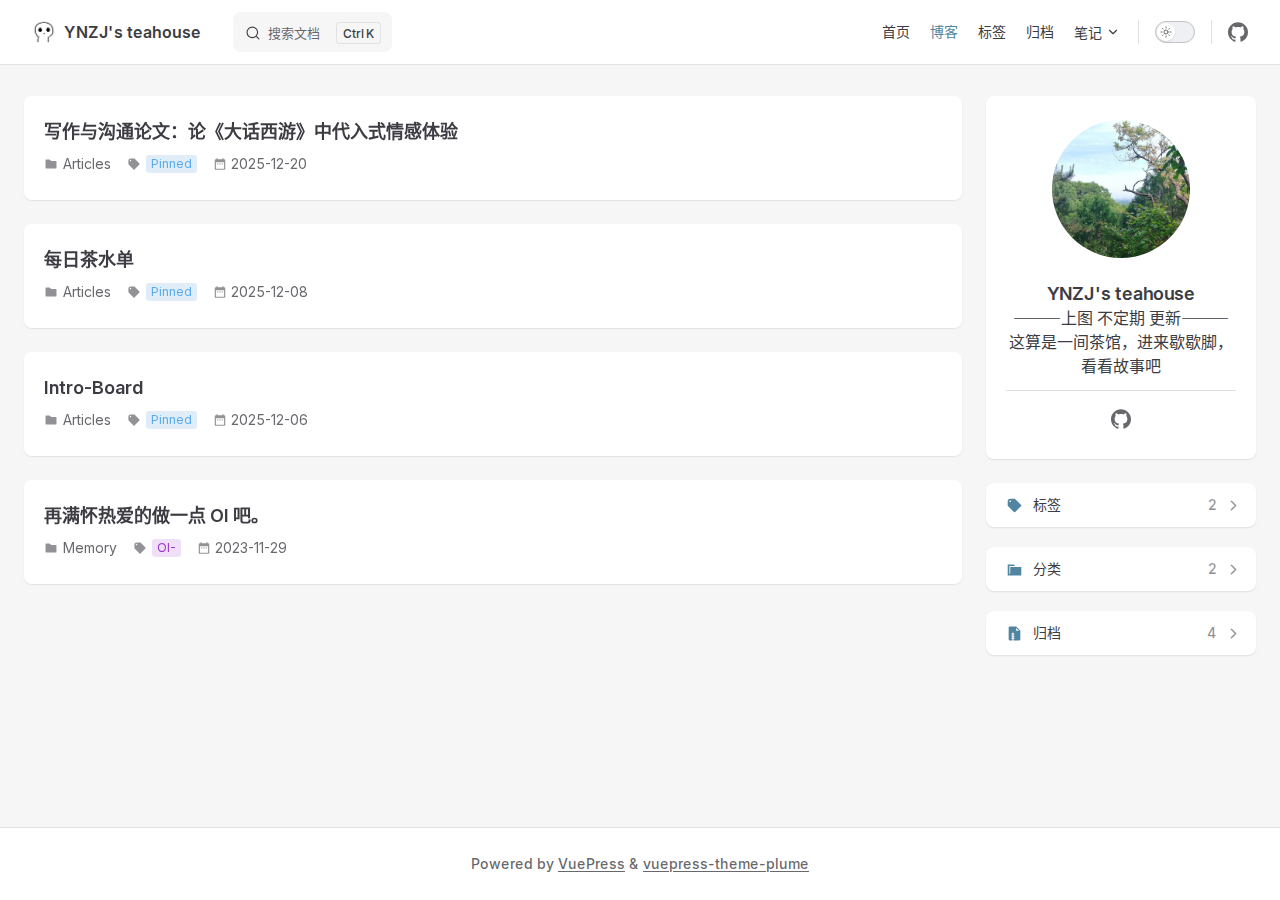
<file: blog/index.html>
<!doctype html><html lang="zh-CN"><head><meta charset="utf-8" /><meta name="viewport" content="width=device-width,initial-scale=1" /><meta name="generator" content="VuePress 2.0.0-rc.26" /><meta name="theme" content="VuePress Theme Plume 1.0.0-rc.180" /><script id="check-mac-os">document.documentElement.classList.toggle('mac', /Mac|iPhone|iPod|iPad/i.test(navigator.platform))</script><script id="check-dark-mode">;(function () {const um= localStorage.getItem('vuepress-theme-appearance') || 'auto';const sm = window.matchMedia && window.matchMedia('(prefers-color-scheme: dark)').matches;const isDark = um === 'dark' || (um !== 'light' && sm);document.documentElement.dataset.theme = isDark ? 'dark' : 'light';})();</script><link rel="icon" type="image/jpeg" href="/additionfile/avatar.jpg"><title>Blog | YNZJ's teahouse</title><meta name="description" content="这是一间茶馆，进来歇歇脚 看看故事吧。"><link rel="preload" href="/assets/style-Cs8A7NO2.css" as="style"><link rel="stylesheet" href="/assets/style-Cs8A7NO2.css"><link rel="modulepreload" href="/assets/app-AuYfjFEt.js"><link rel="modulepreload" href="/assets/index.html-BREIEHdn.js"></head><body><div id="app"><!--[--><!--[--><div class="theme-plume vp-layout" vp-container data-v-7c6b8eea><!--[--><!--[--><!--]--><!--[--><span tabindex="-1" data-v-4d4cd279></span><a href="#VPContent" class="vp-skip-link visually-hidden" data-v-4d4cd279> Skip to content </a><!--]--><!----><header class="vp-nav fixed" data-v-7c6b8eea data-v-a0470be0><div class="vp-navbar" vp-navbar data-v-a0470be0 data-v-9262de23><div class="wrapper" data-v-9262de23><div class="container" data-v-9262de23><div class="title" data-v-9262de23><div class="vp-navbar-title" data-v-9262de23 data-v-5946b21d><a class="vp-link link no-icon title" href="/" data-v-5946b21d><!--[--><!--[--><!--]--><!--[--><!--[--><!--[--><img class="vp-image dark logo" style="" src="/additionfile/avatar.jpg" alt data-v-98b7a311><!--]--><!--[--><img class="vp-image light logo" style="" src="/additionfile/avatar.jpg" alt data-v-98b7a311><!--]--><!--]--><!--]--><span data-v-5946b21d>YNZJ&#39;s teahouse</span><!--[--><!--]--><!--]--></a></div></div><div class="content" data-v-9262de23><div class="content-body" data-v-9262de23><!--[--><!--]--><div class="vp-navbar-search search" data-v-9262de23><div class="search-wrapper" data-v-78b599e3><!----><div id="local-search" data-v-78b599e3><button type="button" class="mini-search mini-search-button" aria-label="搜索文档" data-v-78b599e3><span class="mini-search-button-container"><span class="mini-search-search-icon vpi-mini-search" aria-label="search icon"></span><span class="mini-search-button-placeholder">搜索文档</span></span><span class="mini-search-button-keys"><kbd class="mini-search-button-key"></kbd><kbd class="mini-search-button-key">K</kbd></span></button></div></div></div><!--[--><!--]--><nav aria-labelledby="main-nav-aria-label" class="vp-navbar-menu menu" data-v-9262de23 data-v-4a9db1bc><span id="main-nav-aria-label" class="visually-hidden" data-v-4a9db1bc>Main Navigation</span><!--[--><!--[--><a class="vp-link link navbar-menu-link" href="/" tabindex="0" data-v-4a9db1bc data-v-8518b132><!--[--><!----><span data-v-8518b132>首页</span><!----><!--]--></a><!--]--><!--[--><a class="vp-link link navbar-menu-link active" href="/blog/" tabindex="0" data-v-4a9db1bc data-v-8518b132><!--[--><!----><span data-v-8518b132>博客</span><!----><!--]--></a><!--]--><!--[--><a class="vp-link link navbar-menu-link" href="/blog/tags/" tabindex="0" data-v-4a9db1bc data-v-8518b132><!--[--><!----><span data-v-8518b132>标签</span><!----><!--]--></a><!--]--><!--[--><a class="vp-link link navbar-menu-link" href="/blog/archives/" tabindex="0" data-v-4a9db1bc data-v-8518b132><!--[--><!----><span data-v-8518b132>归档</span><!----><!--]--></a><!--]--><!--[--><div class="vp-flyout vp-navbar-menu-group" data-v-4a9db1bc data-v-d0f42088><button type="button" class="button" aria-haspopup="true" aria-expanded="false" data-v-d0f42088><span class="text" data-v-d0f42088><!----><!----><span data-v-d0f42088>笔记</span><!----><span class="vpi-chevron-down text-icon" data-v-d0f42088></span></span></button><div class="menu" data-v-d0f42088><div class="vp-menu" data-v-d0f42088 data-v-99d56216><div class="items" data-v-99d56216><!--[--><!--[--><div class="vp-menu-link" data-v-99d56216 data-v-79805ea3><a class="vp-link link" href="/demo/" data-v-79805ea3><!--[--><!----> 示例 <!----><!--]--></a></div><!--]--><!--]--></div><!--[--><!--]--></div></div></div><!--]--><!--]--></nav><!--[--><!--]--><!----><div class="vp-navbar-appearance appearance" data-v-9262de23 data-v-f92c0b93><button class="vp-switch vp-switch-appearance" type="button" role="switch" title aria-checked="false" data-v-f92c0b93 data-v-3e51a9a7 data-v-b195be10><span class="check" data-v-b195be10><span class="icon" data-v-b195be10><!--[--><span class="vpi-sun sun" data-v-3e51a9a7></span><span class="vpi-moon moon" data-v-3e51a9a7></span><!--]--></span></span></button></div><div class="vp-social-links vp-navbar-social-links social-links" data-v-9262de23 data-v-7cd9f8a9 data-v-d4c087c6><!--[--><a class="vp-social-link no-icon" href="/" aria-label="github" target="_blank" rel="noopener" data-v-d4c087c6 data-v-60056bc7><span class="vpi-social-github" /></a><!--]--></div><div class="vp-flyout vp-navbar-extra extra" data-v-9262de23 data-v-ff142e9d data-v-d0f42088><button type="button" class="button" aria-haspopup="true" aria-expanded="false" aria-label="extra navigation" data-v-d0f42088><span class="vpi-more-horizontal icon" data-v-d0f42088></span></button><div class="menu" data-v-d0f42088><div class="vp-menu" data-v-d0f42088 data-v-99d56216><!----><!--[--><!--[--><!----><div class="group" data-v-ff142e9d><div class="item appearance" data-v-ff142e9d><p class="label" data-v-ff142e9d>外观</p><div class="appearance-action" data-v-ff142e9d><button class="vp-switch vp-switch-appearance" type="button" role="switch" title aria-checked="false" data-v-ff142e9d data-v-3e51a9a7 data-v-b195be10><span class="check" data-v-b195be10><span class="icon" data-v-b195be10><!--[--><span class="vpi-sun sun" data-v-3e51a9a7></span><span class="vpi-moon moon" data-v-3e51a9a7></span><!--]--></span></span></button></div></div></div><div class="group" data-v-ff142e9d><div class="item social-links" data-v-ff142e9d><div class="vp-social-links social-links-list" data-v-ff142e9d data-v-d4c087c6><!--[--><a class="vp-social-link no-icon" href="/" aria-label="github" target="_blank" rel="noopener" data-v-d4c087c6 data-v-60056bc7><span class="vpi-social-github" /></a><!--]--></div></div></div><!--]--><!--]--></div></div></div><!--[--><!--]--><button type="button" class="vp-navbar-hamburger hamburger" aria-label="mobile navigation" aria-expanded="false" aria-controls="nav-screen" data-v-9262de23 data-v-d6403138><span class="container" data-v-d6403138><span class="top" data-v-d6403138></span><span class="middle" data-v-d6403138></span><span class="bottom" data-v-d6403138></span></span></button></div></div></div></div><div class="divider" data-v-9262de23><div class="divider-line" data-v-9262de23></div></div></div><!----></header><!----><!----><!--[--><div id="VPContent" vp-content class="vp-content" data-v-7c6b8eea data-v-a5c7fc82><div class="vp-posts" vp-posts data-v-a5c7fc82 data-v-c09522f8><!--[--><!--]--><div class="posts-container" data-v-c09522f8><!----><div class="vp-post-list" data-v-c09522f8 data-v-d18cea81><!--[--><!--]--><!--[--><template><div class="vp-post-item" data-allow-mismatch data-v-d18cea81 data-v-bf6cb08d><!----><div class="post-item-content" data-v-bf6cb08d><h3 data-v-bf6cb08d><!----><!----><!----><a class="vp-link link" href="/blog/A%20Chinese%20Odyssey/" data-v-bf6cb08d><!--[-->写作与沟通论文：论《大话西游》中代入式情感体验<!--]--></a></h3><div class="post-meta" data-v-bf6cb08d><div class="category-list" data-v-bf6cb08d><span class="icon vpi-folder" data-v-bf6cb08d></span><!--[--><!--[--><a class="vp-link link no-icon" href="/blog/categories/?id=7978b6" data-v-bf6cb08d><!--[-->Articles<!--]--></a><!----><!--]--><!--]--></div><div class="tag-list" data-v-bf6cb08d><span class="icon vpi-tag" data-v-bf6cb08d></span><!--[--><a class="vp-link link tag vp-tag-3rqi" href="/blog/tags/?tag=Pinned" data-v-bf6cb08d><!--[-->Pinned<!--]--></a><!--]--></div><div class="create-time" data-v-bf6cb08d><span class="icon vpi-clock" data-v-bf6cb08d></span><span data-v-bf6cb08d>2025-12-20</span></div></div><!----></div></div></template><template><div class="vp-post-item" data-allow-mismatch data-v-d18cea81 data-v-bf6cb08d><!----><div class="post-item-content" data-v-bf6cb08d><h3 data-v-bf6cb08d><!----><!----><!----><a class="vp-link link" href="/blog/Today&#39;s%20Drink/" data-v-bf6cb08d><!--[-->每日茶水单<!--]--></a></h3><div class="post-meta" data-v-bf6cb08d><div class="category-list" data-v-bf6cb08d><span class="icon vpi-folder" data-v-bf6cb08d></span><!--[--><!--[--><a class="vp-link link no-icon" href="/blog/categories/?id=7978b6" data-v-bf6cb08d><!--[-->Articles<!--]--></a><!----><!--]--><!--]--></div><div class="tag-list" data-v-bf6cb08d><span class="icon vpi-tag" data-v-bf6cb08d></span><!--[--><a class="vp-link link tag vp-tag-3rqi" href="/blog/tags/?tag=Pinned" data-v-bf6cb08d><!--[-->Pinned<!--]--></a><!--]--></div><div class="create-time" data-v-bf6cb08d><span class="icon vpi-clock" data-v-bf6cb08d></span><span data-v-bf6cb08d>2025-12-08</span></div></div><!----></div></div></template><template><div class="vp-post-item" data-allow-mismatch data-v-d18cea81 data-v-bf6cb08d><!----><div class="post-item-content" data-v-bf6cb08d><h3 data-v-bf6cb08d><!----><!----><!----><a class="vp-link link" href="/blog/Intro/" data-v-bf6cb08d><!--[-->Intro-Board<!--]--></a></h3><div class="post-meta" data-v-bf6cb08d><div class="category-list" data-v-bf6cb08d><span class="icon vpi-folder" data-v-bf6cb08d></span><!--[--><!--[--><a class="vp-link link no-icon" href="/blog/categories/?id=7978b6" data-v-bf6cb08d><!--[-->Articles<!--]--></a><!----><!--]--><!--]--></div><div class="tag-list" data-v-bf6cb08d><span class="icon vpi-tag" data-v-bf6cb08d></span><!--[--><a class="vp-link link tag vp-tag-3rqi" href="/blog/tags/?tag=Pinned" data-v-bf6cb08d><!--[-->Pinned<!--]--></a><!--]--></div><div class="create-time" data-v-bf6cb08d><span class="icon vpi-clock" data-v-bf6cb08d></span><span data-v-bf6cb08d>2025-12-06</span></div></div><!----></div></div></template><template><div class="vp-post-item" data-allow-mismatch data-v-d18cea81 data-v-bf6cb08d><!----><div class="post-item-content" data-v-bf6cb08d><h3 data-v-bf6cb08d><!----><!----><!----><a class="vp-link link" href="/blog/Memory/Passion%20of%20OI/" data-v-bf6cb08d><!--[-->再满怀热爱的做一点 OI 吧。<!--]--></a></h3><div class="post-meta" data-v-bf6cb08d><div class="category-list" data-v-bf6cb08d><span class="icon vpi-folder" data-v-bf6cb08d></span><!--[--><!--[--><a class="vp-link link no-icon" href="/blog/categories/?id=4789f2" data-v-bf6cb08d><!--[-->Memory<!--]--></a><!----><!--]--><!--]--></div><div class="tag-list" data-v-bf6cb08d><span class="icon vpi-tag" data-v-bf6cb08d></span><!--[--><a class="vp-link link tag vp-tag-vmgy" href="/blog/tags/?tag=OI-" data-v-bf6cb08d><!--[-->OI-<!--]--></a><!--]--></div><div class="create-time" data-v-bf6cb08d><span class="icon vpi-clock" data-v-bf6cb08d></span><span data-v-bf6cb08d>2023-11-29</span></div></div><!----></div></div></template><!--]--><!--[--><!--]--><!----><!--[--><!--]--></div><div class="vp-posts-aside" data-v-c09522f8 data-v-b8dbb8c8><!--[--><!--]--><div class="vp-profile" data-v-b8dbb8c8 data-v-a16dccee><p class="circle" data-v-a16dccee><img src="/additionfile/profile.jpg" alt="YNZJ&#39;s teahouse" data-v-a16dccee></p><div class="profile-info" data-v-a16dccee><h3 data-v-a16dccee>YNZJ&#39;s teahouse</h3><p data-v-a16dccee>———上图 不定期 更新———这算是一间茶馆，进来歇歇脚，看看故事吧</p><!----><!----></div><div class="profile-social" data-v-a16dccee><div class="vp-social-links" data-v-a16dccee data-v-d4c087c6><!--[--><a class="vp-social-link no-icon" href="/" aria-label="github" target="_blank" rel="noopener" data-v-d4c087c6 data-v-60056bc7><span class="vpi-social-github" /></a><!--]--></div></div></div><div class="vp-posts-nav" data-v-b8dbb8c8 data-v-6add7397><a class="vp-link link nav-link" href="/blog/tags/" data-v-6add7397><!--[--><span class="icon icon-logo vpi-tag" data-v-6add7397></span><span class="text" data-v-6add7397>标签</span><span class="total" data-v-6add7397>2</span><span class="icon vpi-chevron-right" data-v-6add7397></span><!--]--></a><a class="vp-link link nav-link" href="/blog/categories/" data-v-6add7397><!--[--><span class="icon icon-logo vpi-category" data-v-6add7397></span><span class="text" data-v-6add7397>分类</span><span class="total" data-v-6add7397>2</span><span class="icon vpi-chevron-right" data-v-6add7397></span><!--]--></a><a class="vp-link link nav-link" href="/blog/archives/" data-v-6add7397><!--[--><span class="icon icon-logo vpi-archive" data-v-6add7397></span><span class="text" data-v-6add7397>归档</span><span class="total" data-v-6add7397>4</span><span class="icon vpi-chevron-right" data-v-6add7397></span><!--]--></a></div><!--[--><!--]--></div><!--[--><div class="vp-posts-extract" data-v-8be18d50><span class="vpi-posts-ext icon" data-v-8be18d50></span></div><div class="posts-modal" style="display:none;" data-v-8be18d50><div class="posts-modal-container" data-v-8be18d50><!--[--><!--]--><div class="profile" data-v-8be18d50><p class="avatar" data-v-8be18d50><img src="/additionfile/profile.jpg" alt="YNZJ&#39;s teahouse" data-v-8be18d50></p><div data-v-8be18d50><h3 data-v-8be18d50>YNZJ&#39;s teahouse</h3><p class="desc" data-v-8be18d50>———上图 不定期 更新———这算是一间茶馆，进来歇歇脚，看看故事吧</p><div class="profile-info" data-v-8be18d50><!----><!----></div></div></div><div class="posts-nav" data-v-8be18d50><a class="vp-link link no-icon nav-link" href="/blog/tags/" data-v-8be18d50><!--[--><span class="vpi-tag icon" data-v-8be18d50></span><span data-v-8be18d50>标签</span><!--]--></a><a class="vp-link link no-icon nav-link" href="/blog/categories/" data-v-8be18d50><!--[--><span class="vpi-category icon" data-v-8be18d50></span><span data-v-8be18d50>分类</span><!--]--></a><a class="vp-link link no-icon nav-link" href="/blog/archives/" data-v-8be18d50><!--[--><span class="vpi-archive icon" data-v-8be18d50></span><span data-v-8be18d50>归档</span><!--]--></a></div><!--[--><!--]--></div></div><!--]--></div><!--[--><!--]--></div></div><!--]--><button type="button" class="vp-back-to-top" aria-label="back to top" data-v-7c6b8eea style="display:none;" data-v-307e895d><span class="percent" data-allow-mismatch data-v-307e895d>0%</span><span class="show icon vpi-back-to-top" data-v-307e895d></span><svg aria-hidden="true" data-v-307e895d><circle cx="50%" cy="50%" data-allow-mismatch style="stroke-dasharray:calc(0% - 12.566370614359172px) calc(314.1592653589793% - 12.566370614359172px);" data-v-307e895d></circle></svg></button><svg xmlns="http://www.w3.org/2000/svg" width="24" height="24" viewbox="0 0 24 24" aria-label="sign down" class="vp-sign-down" aria-hidden="true" data-v-7c6b8eea style="display:none;" data-v-ca16b6fb><g fill="none" stroke="currentColor" stroke-linecap="round" stroke-linejoin="round" stroke-width="2.5" data-v-ca16b6fb><path d="m19 11l-7 6l-7-6" data-v-ca16b6fb></path><path d="m19 5l-7 6l-7-6" opacity="0.6" data-v-ca16b6fb></path></g></svg><footer class="vp-footer" vp-footer data-v-7c6b8eea data-v-0dc4f8ef><!--[--><div class="container" data-v-0dc4f8ef><div class="message" data-v-0dc4f8ef>Powered by <a target="_blank" href="https://v2.vuepress.vuejs.org/">VuePress</a> & <a target="_blank" href="https://theme-plume.vuejs.press">vuepress-theme-plume</a></div><!----></div><!--]--></footer><!--[--><!--]--><!--]--></div><!----><!--]--><!--[--><!--]--><!--]--></div><script type="module" src="/assets/app-AuYfjFEt.js" defer></script></body></html>
</file>
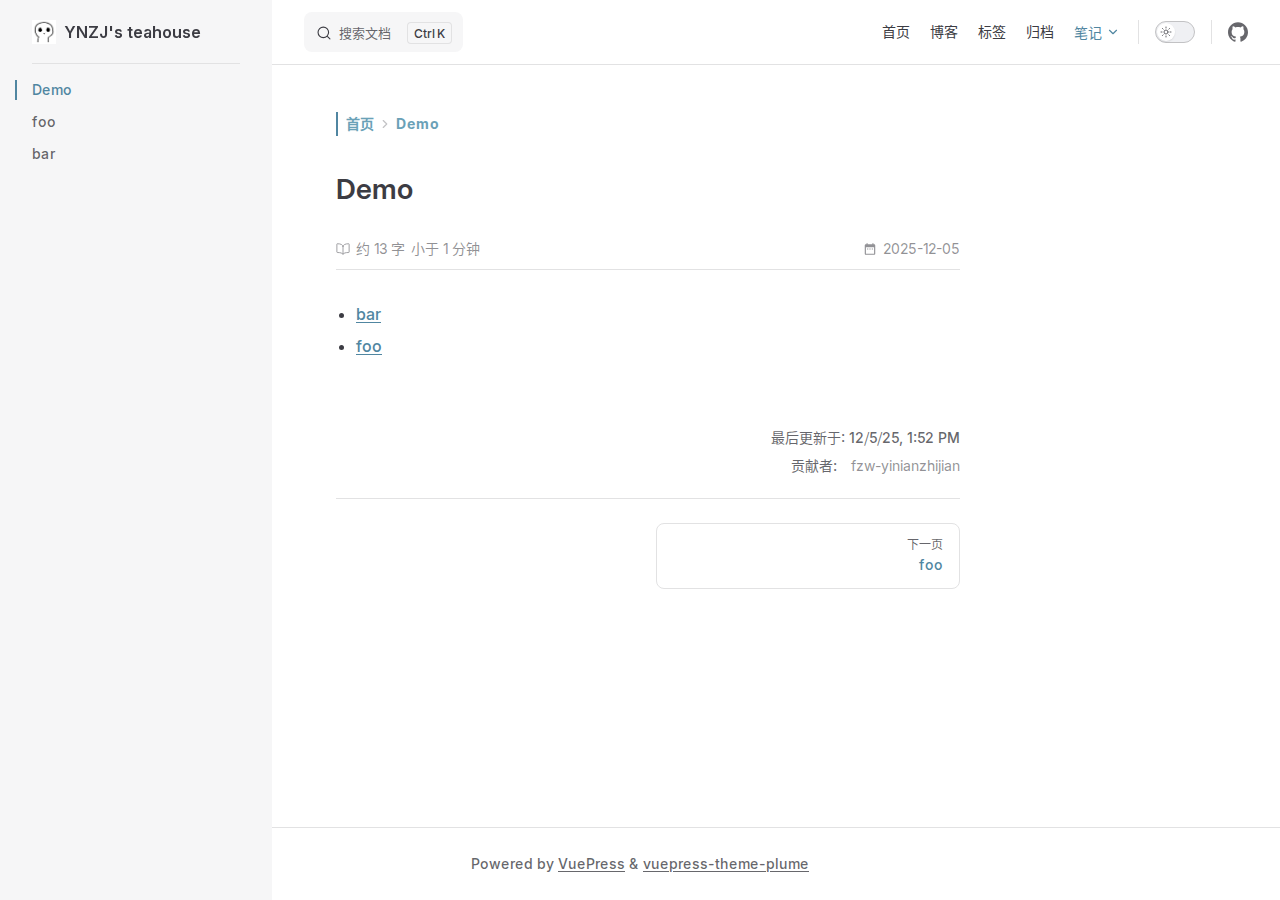
<file: demo/index.html>
<!doctype html><html lang="zh-CN"><head><meta charset="utf-8" /><meta name="viewport" content="width=device-width,initial-scale=1" /><meta name="generator" content="VuePress 2.0.0-rc.26" /><meta name="theme" content="VuePress Theme Plume 1.0.0-rc.180" /><script id="check-mac-os">document.documentElement.classList.toggle('mac', /Mac|iPhone|iPod|iPad/i.test(navigator.platform))</script><script id="check-dark-mode">;(function () {const um= localStorage.getItem('vuepress-theme-appearance') || 'auto';const sm = window.matchMedia && window.matchMedia('(prefers-color-scheme: dark)').matches;const isDark = um === 'dark' || (um !== 'light' && sm);document.documentElement.dataset.theme = isDark ? 'dark' : 'light';})();</script><link rel="icon" type="image/jpeg" href="/additionfile/avatar.jpg"><title>Demo | YNZJ's teahouse</title><meta name="description" content="这是一间茶馆，进来歇歇脚 看看故事吧。"><link rel="preload" href="/assets/style-Cs8A7NO2.css" as="style"><link rel="stylesheet" href="/assets/style-Cs8A7NO2.css"><link rel="modulepreload" href="/assets/app-AuYfjFEt.js"><link rel="modulepreload" href="/assets/index.html-Dzt_HMpC.js"></head><body><div id="app"><!--[--><!--[--><div class="theme-plume vp-layout" vp-container data-v-7c6b8eea><!--[--><!--[--><!--]--><!--[--><span tabindex="-1" data-v-4d4cd279></span><a href="#VPContent" class="vp-skip-link visually-hidden" data-v-4d4cd279> Skip to content </a><!--]--><!----><header class="vp-nav" data-v-7c6b8eea data-v-a0470be0><div class="vp-navbar" vp-navbar data-v-a0470be0 data-v-9262de23><div class="wrapper" data-v-9262de23><div class="container" data-v-9262de23><div class="title" data-v-9262de23><div class="vp-navbar-title has-sidebar" data-v-9262de23 data-v-5946b21d><a class="vp-link link no-icon title" href="/" data-v-5946b21d><!--[--><!--[--><!--]--><!--[--><!--[--><!--[--><img class="vp-image dark logo" style="" src="/additionfile/avatar.jpg" alt data-v-98b7a311><!--]--><!--[--><img class="vp-image light logo" style="" src="/additionfile/avatar.jpg" alt data-v-98b7a311><!--]--><!--]--><!--]--><span data-v-5946b21d>YNZJ&#39;s teahouse</span><!--[--><!--]--><!--]--></a></div></div><div class="content" data-v-9262de23><div class="content-body" data-v-9262de23><!--[--><!--]--><div class="vp-navbar-search search" data-v-9262de23><div class="search-wrapper" data-v-78b599e3><!----><div id="local-search" data-v-78b599e3><button type="button" class="mini-search mini-search-button" aria-label="搜索文档" data-v-78b599e3><span class="mini-search-button-container"><span class="mini-search-search-icon vpi-mini-search" aria-label="search icon"></span><span class="mini-search-button-placeholder">搜索文档</span></span><span class="mini-search-button-keys"><kbd class="mini-search-button-key"></kbd><kbd class="mini-search-button-key">K</kbd></span></button></div></div></div><!--[--><!--]--><nav aria-labelledby="main-nav-aria-label" class="vp-navbar-menu menu" data-v-9262de23 data-v-4a9db1bc><span id="main-nav-aria-label" class="visually-hidden" data-v-4a9db1bc>Main Navigation</span><!--[--><!--[--><a class="vp-link link navbar-menu-link" href="/" tabindex="0" data-v-4a9db1bc data-v-8518b132><!--[--><!----><span data-v-8518b132>首页</span><!----><!--]--></a><!--]--><!--[--><a class="vp-link link navbar-menu-link" href="/blog/" tabindex="0" data-v-4a9db1bc data-v-8518b132><!--[--><!----><span data-v-8518b132>博客</span><!----><!--]--></a><!--]--><!--[--><a class="vp-link link navbar-menu-link" href="/blog/tags/" tabindex="0" data-v-4a9db1bc data-v-8518b132><!--[--><!----><span data-v-8518b132>标签</span><!----><!--]--></a><!--]--><!--[--><a class="vp-link link navbar-menu-link" href="/blog/archives/" tabindex="0" data-v-4a9db1bc data-v-8518b132><!--[--><!----><span data-v-8518b132>归档</span><!----><!--]--></a><!--]--><!--[--><div class="vp-flyout vp-navbar-menu-group active" data-v-4a9db1bc data-v-d0f42088><button type="button" class="button" aria-haspopup="true" aria-expanded="false" data-v-d0f42088><span class="text" data-v-d0f42088><!----><!----><span data-v-d0f42088>笔记</span><!----><span class="vpi-chevron-down text-icon" data-v-d0f42088></span></span></button><div class="menu" data-v-d0f42088><div class="vp-menu" data-v-d0f42088 data-v-99d56216><div class="items" data-v-99d56216><!--[--><!--[--><div class="vp-menu-link" data-v-99d56216 data-v-79805ea3><a class="vp-link link active" href="/demo/" data-v-79805ea3><!--[--><!----> 示例 <!----><!--]--></a></div><!--]--><!--]--></div><!--[--><!--]--></div></div></div><!--]--><!--]--></nav><!--[--><!--]--><!----><div class="vp-navbar-appearance appearance" data-v-9262de23 data-v-f92c0b93><button class="vp-switch vp-switch-appearance" type="button" role="switch" title aria-checked="false" data-v-f92c0b93 data-v-3e51a9a7 data-v-b195be10><span class="check" data-v-b195be10><span class="icon" data-v-b195be10><!--[--><span class="vpi-sun sun" data-v-3e51a9a7></span><span class="vpi-moon moon" data-v-3e51a9a7></span><!--]--></span></span></button></div><div class="vp-social-links vp-navbar-social-links social-links" data-v-9262de23 data-v-7cd9f8a9 data-v-d4c087c6><!--[--><a class="vp-social-link no-icon" href="/" aria-label="github" target="_blank" rel="noopener" data-v-d4c087c6 data-v-60056bc7><span class="vpi-social-github" /></a><!--]--></div><div class="vp-flyout vp-navbar-extra extra" data-v-9262de23 data-v-ff142e9d data-v-d0f42088><button type="button" class="button" aria-haspopup="true" aria-expanded="false" aria-label="extra navigation" data-v-d0f42088><span class="vpi-more-horizontal icon" data-v-d0f42088></span></button><div class="menu" data-v-d0f42088><div class="vp-menu" data-v-d0f42088 data-v-99d56216><!----><!--[--><!--[--><!----><div class="group" data-v-ff142e9d><div class="item appearance" data-v-ff142e9d><p class="label" data-v-ff142e9d>外观</p><div class="appearance-action" data-v-ff142e9d><button class="vp-switch vp-switch-appearance" type="button" role="switch" title aria-checked="false" data-v-ff142e9d data-v-3e51a9a7 data-v-b195be10><span class="check" data-v-b195be10><span class="icon" data-v-b195be10><!--[--><span class="vpi-sun sun" data-v-3e51a9a7></span><span class="vpi-moon moon" data-v-3e51a9a7></span><!--]--></span></span></button></div></div></div><div class="group" data-v-ff142e9d><div class="item social-links" data-v-ff142e9d><div class="vp-social-links social-links-list" data-v-ff142e9d data-v-d4c087c6><!--[--><a class="vp-social-link no-icon" href="/" aria-label="github" target="_blank" rel="noopener" data-v-d4c087c6 data-v-60056bc7><span class="vpi-social-github" /></a><!--]--></div></div></div><!--]--><!--]--></div></div></div><!--[--><!--]--><button type="button" class="vp-navbar-hamburger hamburger" aria-label="mobile navigation" aria-expanded="false" aria-controls="nav-screen" data-v-9262de23 data-v-d6403138><span class="container" data-v-d6403138><span class="top" data-v-d6403138></span><span class="middle" data-v-d6403138></span><span class="bottom" data-v-d6403138></span></span></button></div></div></div></div><div class="divider" data-v-9262de23><div class="divider-line" data-v-9262de23></div></div></div><!----></header><div class="vp-local-nav reached-top" data-v-7c6b8eea data-v-b3a815e1><button class="menu" aria-expanded="false" aria-controls="SidebarNav" data-v-b3a815e1><span class="vpi-align-left menu-icon" data-v-b3a815e1></span><span class="menu-text" data-v-b3a815e1>Menu</span></button><div class="vp-local-nav-outline-dropdown" style="--vp-vh:0px;" data-v-b3a815e1 data-v-5c24aa2a><!----><!----></div></div><aside class="vp-sidebar" vp-sidebar data-v-7c6b8eea data-v-18c10c42><div class="curtain" data-v-18c10c42></div><nav id="SidebarNav" class="nav" aria-labelledby="sidebar-aria-label" tabindex="-1" data-v-18c10c42><span id="sidebar-aria-label" class="visually-hidden" data-v-18c10c42> Sidebar Navigation </span><!--[--><!--]--><!--[--><div class="no-transition group" data-v-5fa0e752><section class="vp-sidebar-item sidebar-item level-0 has-active" data-v-5fa0e752 data-v-ab34dad8><!----><div data-v-ab34dad8 data-v-ab34dad8><div class="items" data-v-ab34dad8><!--[--><div class="vp-sidebar-item sidebar-item level-1 is-link" data-v-ab34dad8 data-v-ab34dad8><div class="item" data-v-ab34dad8><div class="indicator" data-v-ab34dad8></div><!----><a class="vp-link link link" href="/demo/" data-v-ab34dad8><!--[--><p class="text" data-v-ab34dad8><span data-v-ab34dad8>Demo</span><!----></p><!--]--></a><!----></div><!----></div><div class="vp-sidebar-item sidebar-item level-1 is-link" data-v-ab34dad8 data-v-ab34dad8><div class="item" data-v-ab34dad8><div class="indicator" data-v-ab34dad8></div><!----><a class="vp-link link link" href="/demo/899c3hhs/" data-v-ab34dad8><!--[--><p class="text" data-v-ab34dad8><span data-v-ab34dad8>foo</span><!----></p><!--]--></a><!----></div><!----></div><div class="vp-sidebar-item sidebar-item level-1 is-link" data-v-ab34dad8 data-v-ab34dad8><div class="item" data-v-ab34dad8><div class="indicator" data-v-ab34dad8></div><!----><a class="vp-link link link" href="/demo/cfvdxt68/" data-v-ab34dad8><!--[--><p class="text" data-v-ab34dad8><span data-v-ab34dad8>bar</span><!----></p><!--]--></a><!----></div><!----></div><!--]--></div></div></section></div><!--]--><!--[--><!--]--></nav></aside><!--[--><div id="VPContent" vp-content class="vp-content has-sidebar" data-v-7c6b8eea data-v-a5c7fc82><div class="vp-doc-container has-sidebar has-aside" data-v-a5c7fc82 data-v-4d7b467c><!--[--><!--]--><div class="container" data-v-4d7b467c><div class="aside" vp-outline data-v-4d7b467c><div class="aside-curtain" data-v-4d7b467c></div><div class="aside-container" data-v-4d7b467c><div class="aside-content" data-v-4d7b467c><div class="vp-doc-aside" data-v-4d7b467c data-v-bc111f83><!--[--><!--]--><!--[--><!--]--><nav aria-labelledby="doc-outline-aria-label" class="vp-doc-aside-outline" role="navigation" data-v-bc111f83 data-v-bae6c759><div class="content" data-v-bae6c759><div class="outline-marker" data-v-bae6c759></div><div id="doc-outline-aria-label" aria-level="2" class="outline-title" role="heading" data-v-bae6c759><span data-v-bae6c759>此页内容</span><span class="vpi-print icon" data-v-bae6c759></span></div><ul class="root" data-v-bae6c759 data-v-8a874e01><!--[--><!--]--></ul></div></nav><!--[--><!--]--><div class="spacer" data-v-bc111f83></div><!--[--><!--]--></div></div></div></div><div class="content" data-v-4d7b467c><div class="content-container" data-v-4d7b467c><!--[--><!--]--><main class="main" data-v-4d7b467c><nav class="vp-breadcrumb" data-v-4d7b467c data-v-d9da8e38><ol vocab="https://schema.org/" typeof="BreadcrumbList" data-v-d9da8e38><!--[--><li property="itemListElement" typeof="ListItem" data-v-d9da8e38><a class="vp-link link no-icon breadcrumb" href="/" property="item" typeof="WebPage" data-v-d9da8e38><!--[-->首页<!--]--></a><span class="vpi-chevron-right" data-v-d9da8e38></span><meta property="name" content="首页" data-v-d9da8e38><meta property="position" content="1" data-v-d9da8e38></li><li property="itemListElement" typeof="ListItem" data-v-d9da8e38><span class="vp-link no-icon breadcrumb" property="item" typeof="WebPage" data-v-d9da8e38><!--[-->Demo<!--]--></span><!----><meta property="name" content="Demo" data-v-d9da8e38><meta property="position" content="2" data-v-d9da8e38></li><!--]--></ol></nav><!--[--><!--]--><!--[--><div class="vp-doc-title" data-v-e97c48da><!--[--><!--]--><h1 class="page-title" data-v-e97c48da><!----> Demo <!----></h1><!--[--><!--]--></div><div class="vp-doc-meta" data-v-e97c48da><!--[--><!--]--><p class="reading-time" data-v-e97c48da><span class="vpi-books icon" data-v-e97c48da></span><span data-v-e97c48da>约 13 字</span><span data-v-e97c48da>小于 1 分钟</span></p><!----><!--[--><!--]--><p class="create-time" data-v-e97c48da><span class="vpi-clock icon" data-v-e97c48da></span><span data-v-e97c48da>2025-12-05</span></p></div><!--]--><!--[--><!--]--><div class="_demo_ external-link-icon-enabled vp-doc plume-content" vp-content data-v-4d7b467c><!--[--><!--]--><div data-v-4d7b467c><ul><li><a class="vp-link link" href="/demo/cfvdxt68/"><!--[-->bar<!--]--></a></li><li><a class="vp-link link" href="/demo/899c3hhs/"><!--[-->foo<!--]--></a></li></ul></div><!----><!----><!----></div></main><footer class="vp-doc-footer" data-v-4d7b467c data-v-712af4c0><!--[--><!--]--><!----><div class="contributors" aria-label="Contributors" data-v-712af4c0><span class="contributors-label" data-v-712af4c0>贡献者: </span><span class="contributors-info" data-v-712af4c0><!--[--><!--[--><span class="contributor" data-v-712af4c0>fzw-yinianzhijian</span><!----><!--]--><!--]--></span></div><nav class="prev-next" data-v-712af4c0><div class="pager" data-v-712af4c0><!----></div><div class="pager" data-v-712af4c0><a class="vp-link link pager-link next" href="/demo/899c3hhs/" data-v-712af4c0><!--[--><span class="desc" data-v-712af4c0>下一页</span><span class="title" data-v-712af4c0><!----><span data-v-712af4c0>foo</span></span><!--]--></a></div></nav></footer><!----><!--[--><!--]--></div></div></div><!--[--><!--]--></div></div><!--]--><button type="button" class="vp-back-to-top" aria-label="back to top" data-v-7c6b8eea style="display:none;" data-v-307e895d><span class="percent" data-allow-mismatch data-v-307e895d>0%</span><span class="show icon vpi-back-to-top" data-v-307e895d></span><svg aria-hidden="true" data-v-307e895d><circle cx="50%" cy="50%" data-allow-mismatch style="stroke-dasharray:calc(0% - 12.566370614359172px) calc(314.1592653589793% - 12.566370614359172px);" data-v-307e895d></circle></svg></button><svg xmlns="http://www.w3.org/2000/svg" width="24" height="24" viewbox="0 0 24 24" aria-label="sign down" class="vp-sign-down" aria-hidden="true" data-v-7c6b8eea style="display:none;" data-v-ca16b6fb><g fill="none" stroke="currentColor" stroke-linecap="round" stroke-linejoin="round" stroke-width="2.5" data-v-ca16b6fb><path d="m19 11l-7 6l-7-6" data-v-ca16b6fb></path><path d="m19 5l-7 6l-7-6" opacity="0.6" data-v-ca16b6fb></path></g></svg><footer class="vp-footer has-sidebar" vp-footer data-v-7c6b8eea data-v-0dc4f8ef><!--[--><div class="container" data-v-0dc4f8ef><div class="message" data-v-0dc4f8ef>Powered by <a target="_blank" href="https://v2.vuepress.vuejs.org/">VuePress</a> & <a target="_blank" href="https://theme-plume.vuejs.press">vuepress-theme-plume</a></div><!----></div><!--]--></footer><!--[--><!--]--><!--]--></div><!----><!--]--><!--[--><!--]--><!--]--></div><script type="module" src="/assets/app-AuYfjFEt.js" defer></script></body></html>
</file>
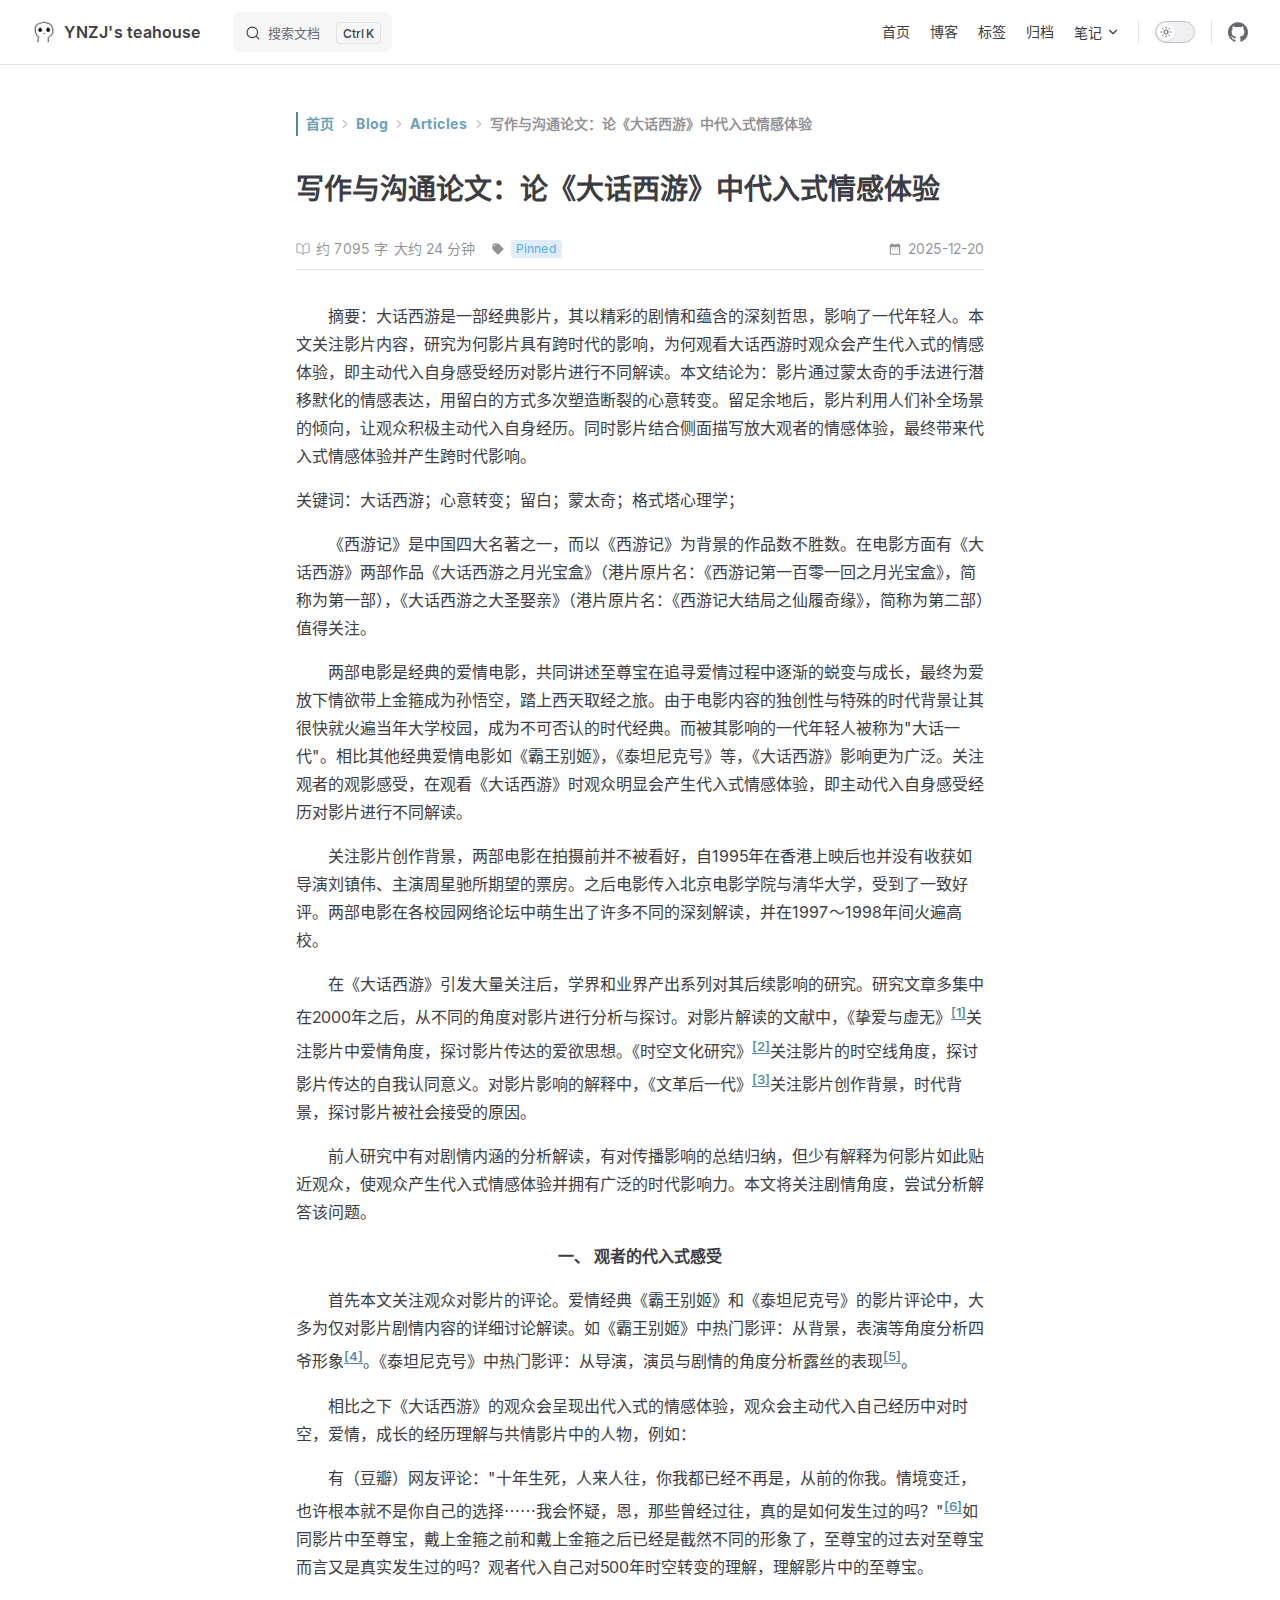
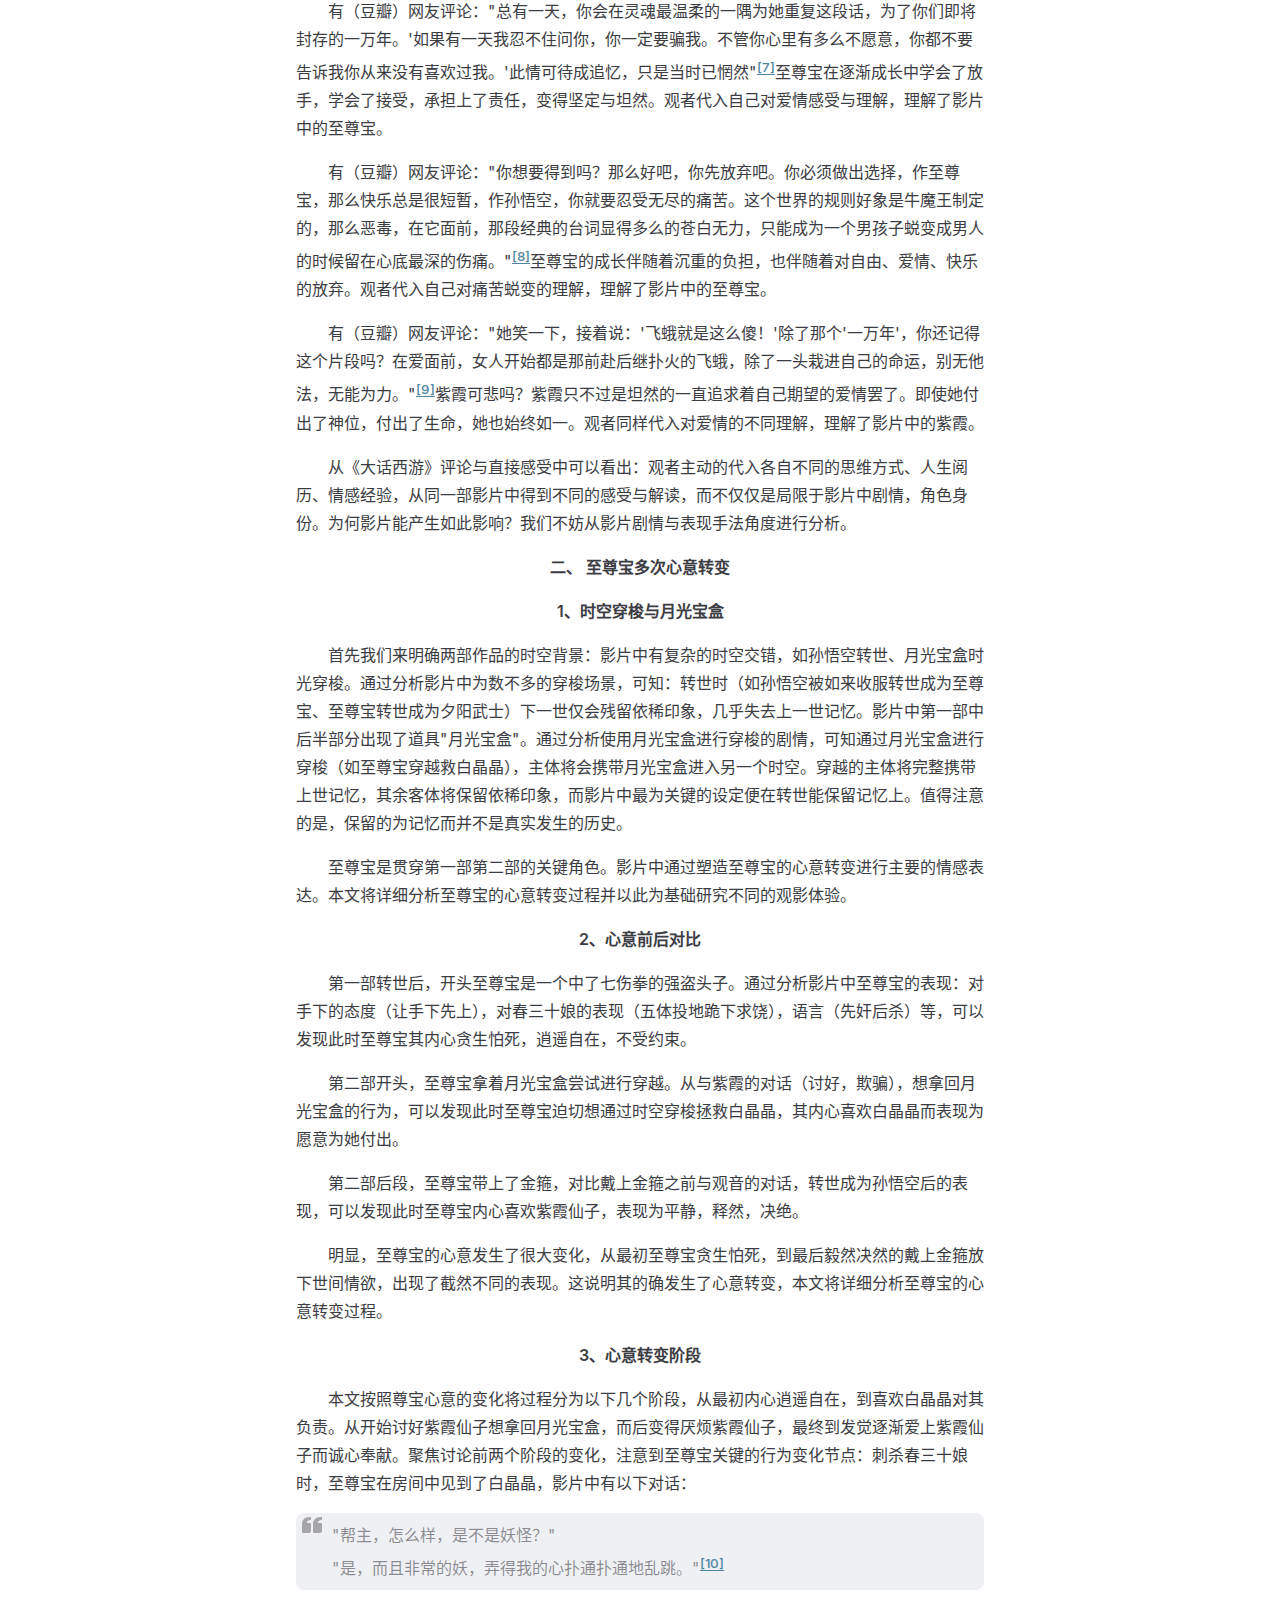
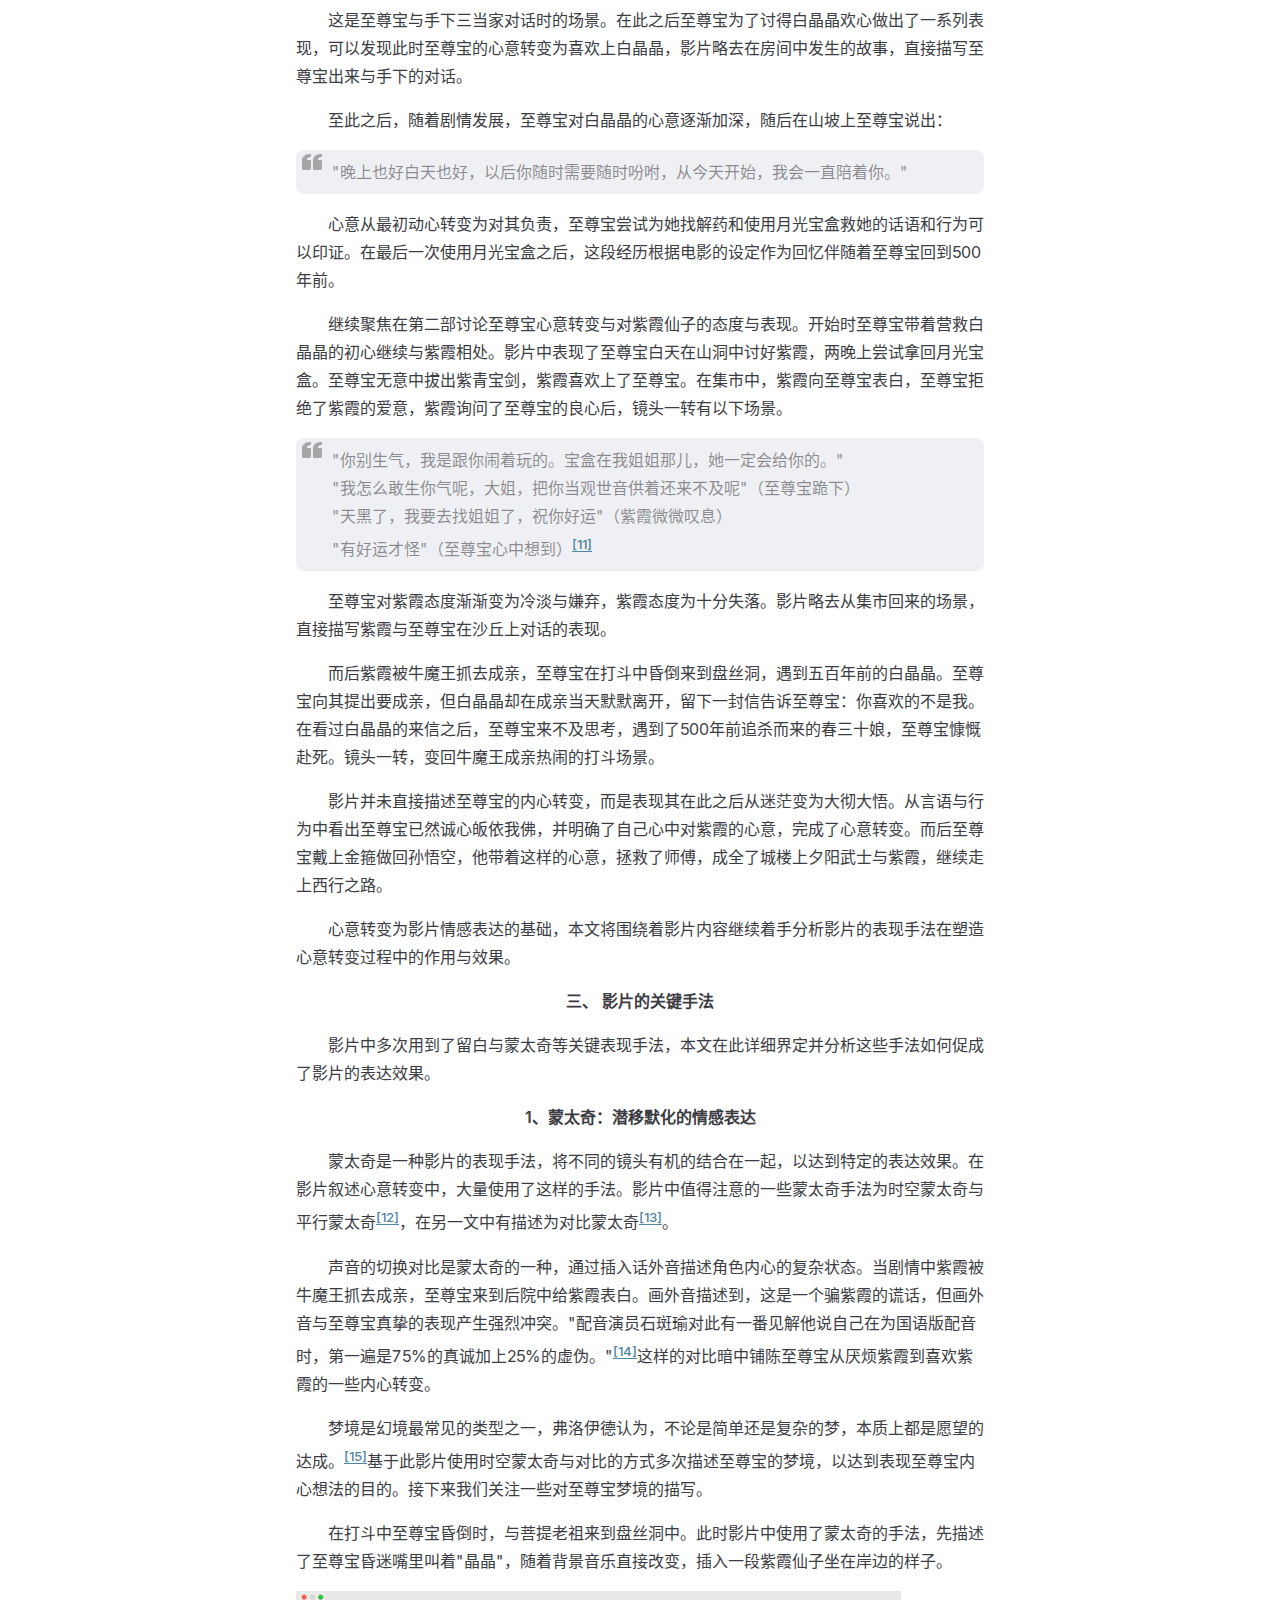
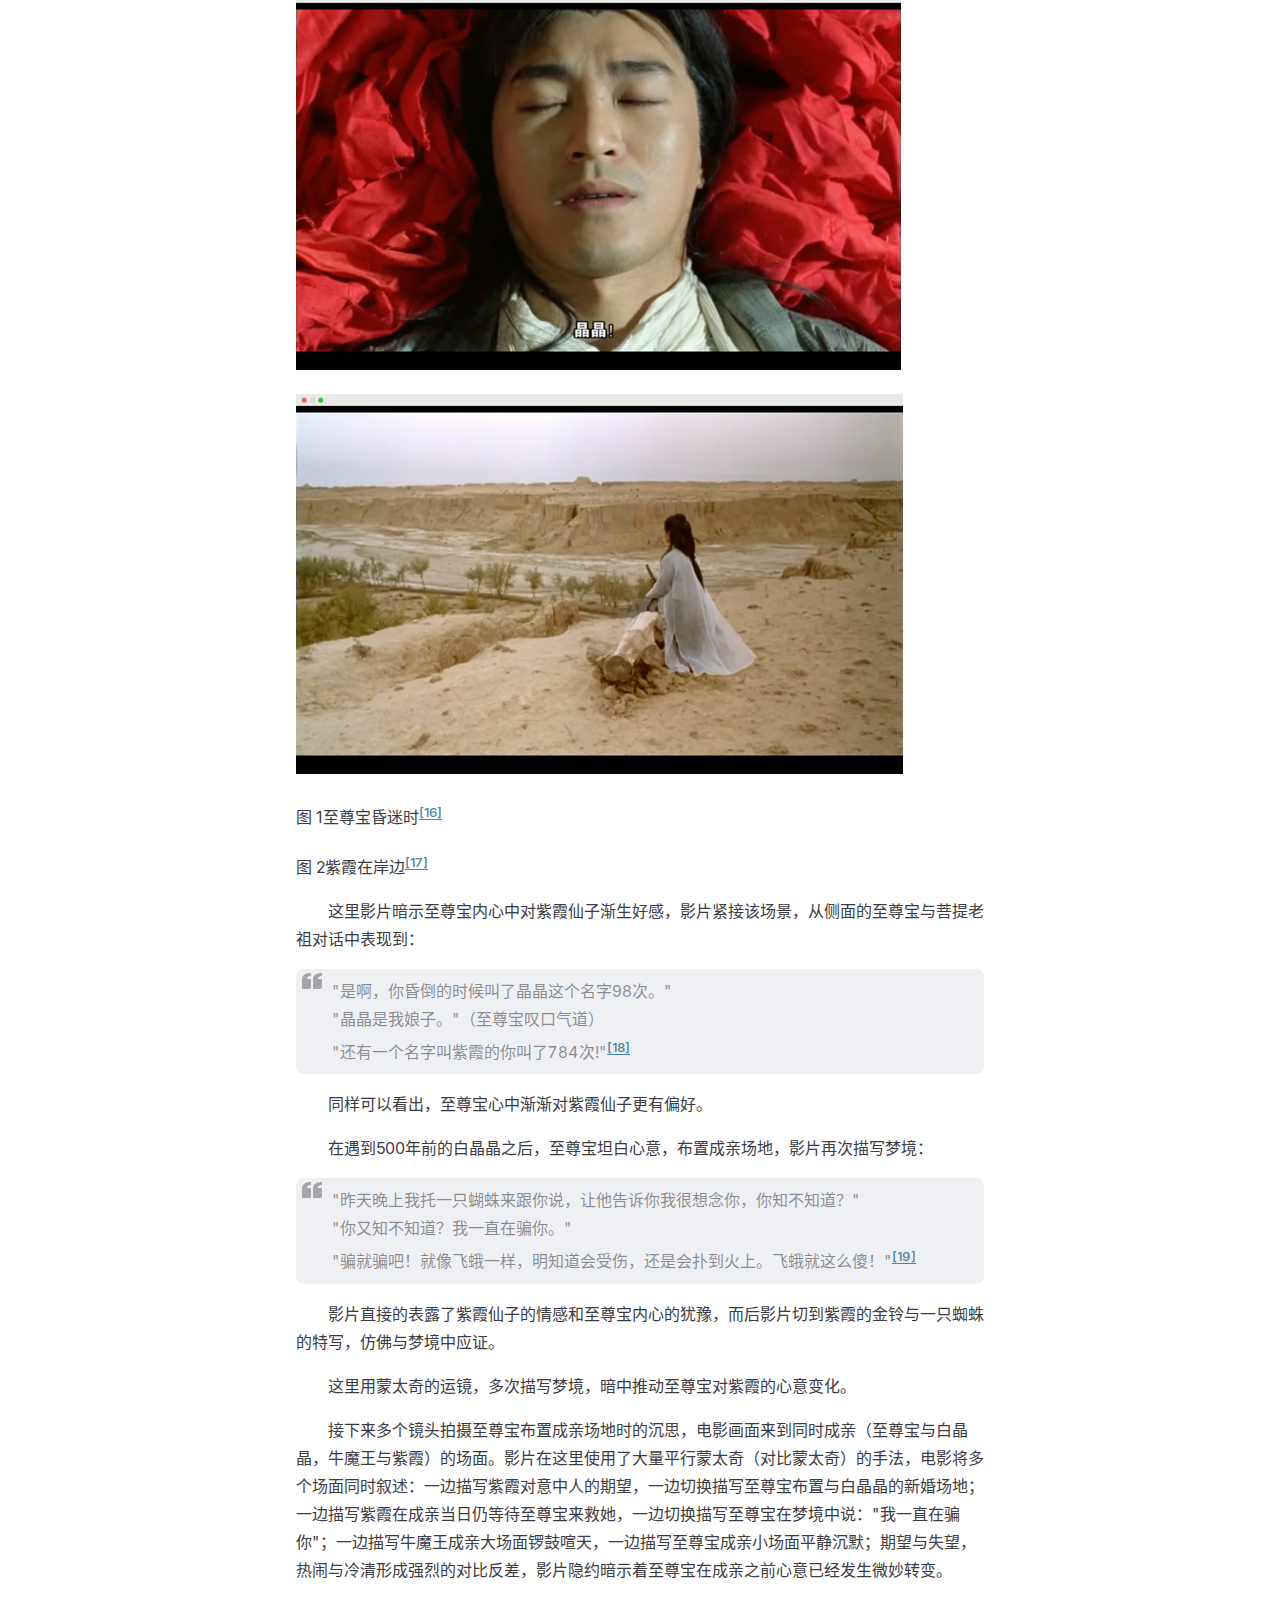
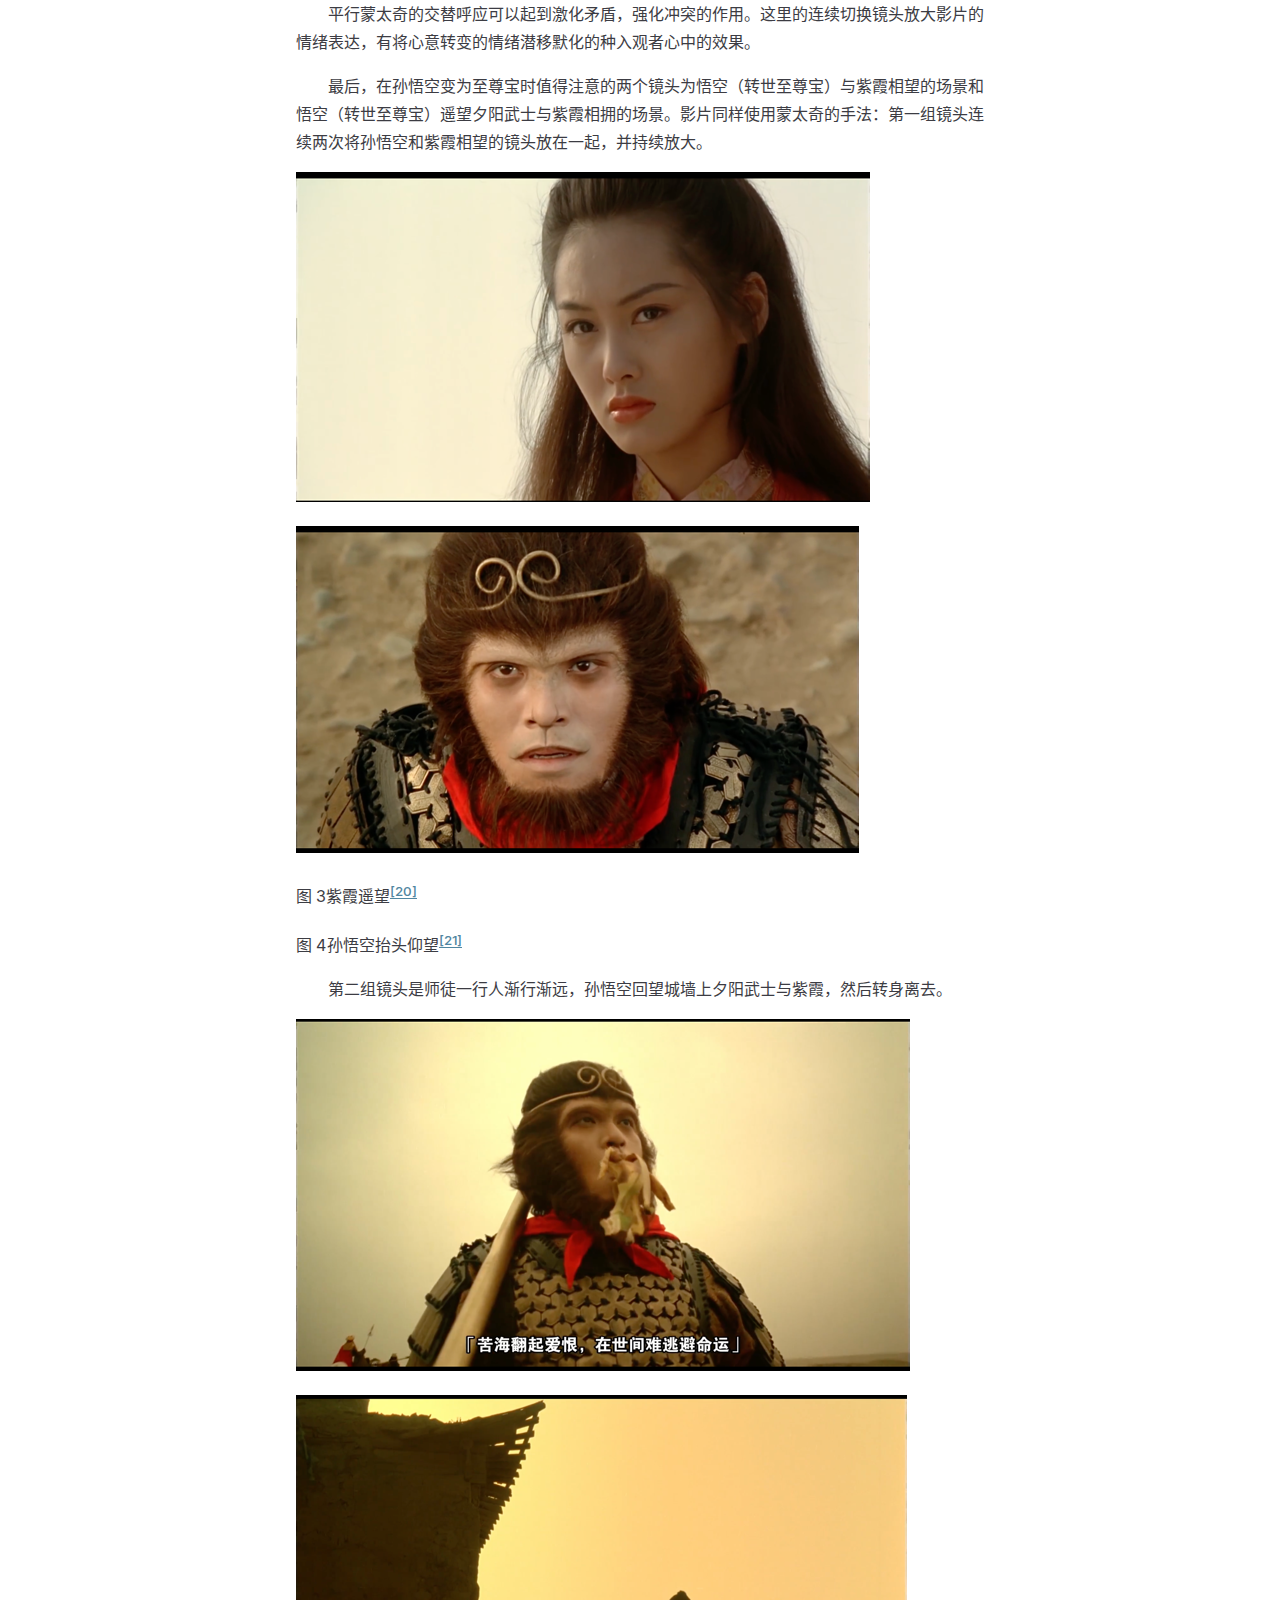
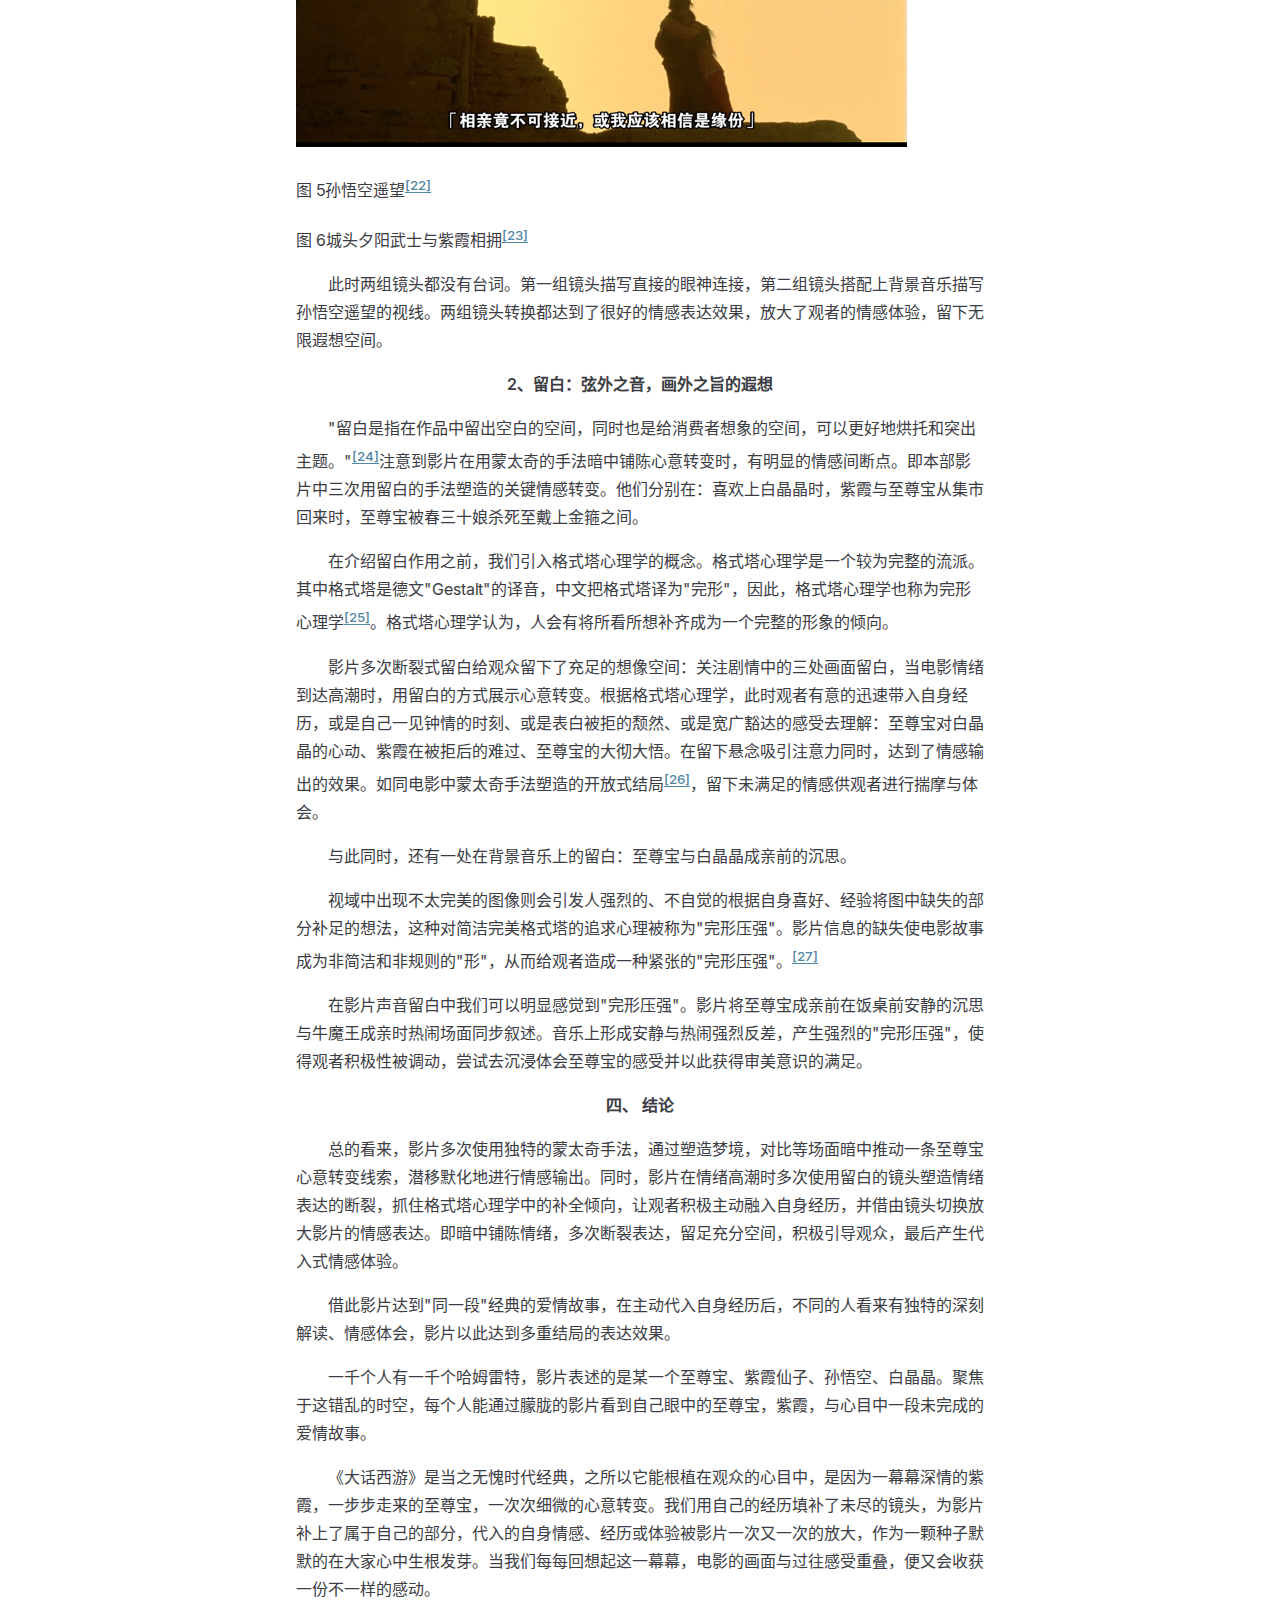
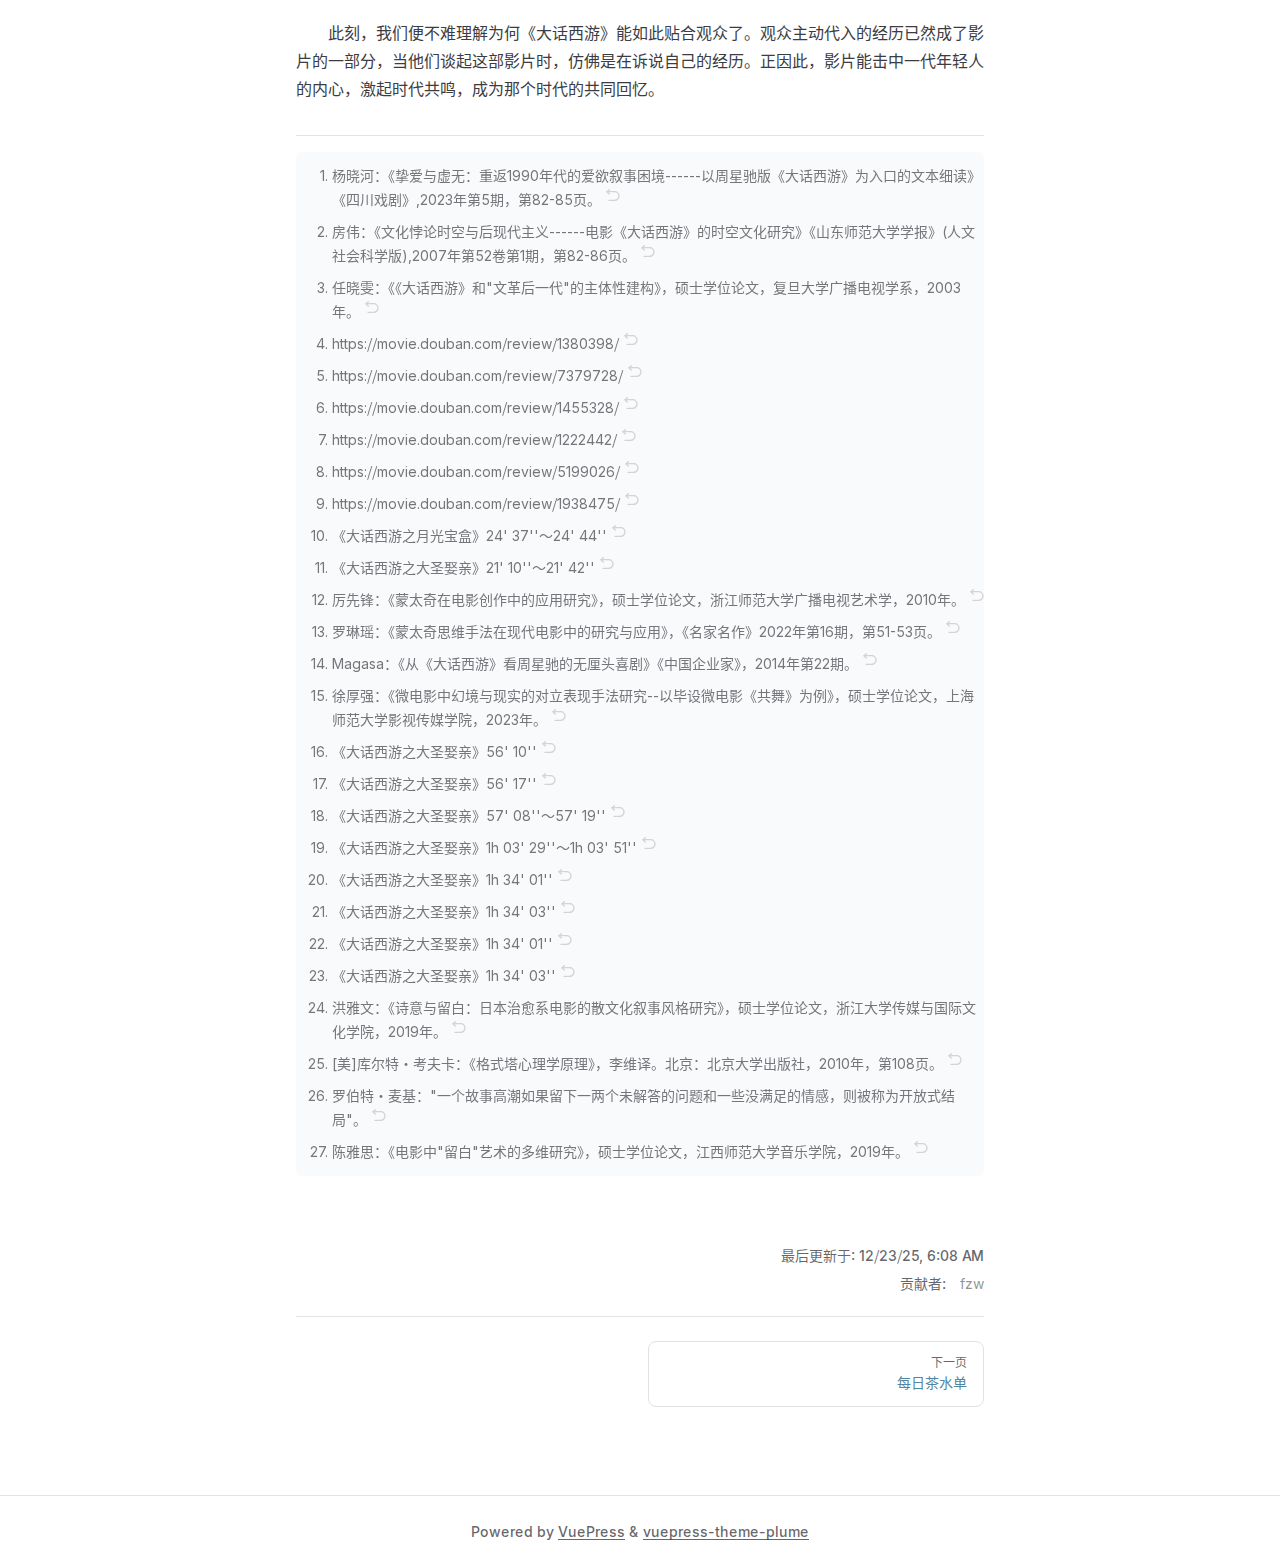
<file: blog/A Chinese Odyssey/index.html>
<!doctype html><html lang="zh-CN"><head><meta charset="utf-8" /><meta name="viewport" content="width=device-width,initial-scale=1" /><meta name="generator" content="VuePress 2.0.0-rc.26" /><meta name="theme" content="VuePress Theme Plume 1.0.0-rc.180" /><script id="check-mac-os">document.documentElement.classList.toggle('mac', /Mac|iPhone|iPod|iPad/i.test(navigator.platform))</script><script id="check-dark-mode">;(function () {const um= localStorage.getItem('vuepress-theme-appearance') || 'auto';const sm = window.matchMedia && window.matchMedia('(prefers-color-scheme: dark)').matches;const isDark = um === 'dark' || (um !== 'light' && sm);document.documentElement.dataset.theme = isDark ? 'dark' : 'light';})();</script><link rel="icon" type="image/jpeg" href="/additionfile/avatar.jpg"><title>写作与沟通论文：论《大话西游》中代入式情感体验 | YNZJ's teahouse</title><meta name="description" content="这是一间茶馆，进来歇歇脚 看看故事吧。"><link rel="preload" href="/assets/style-Cs8A7NO2.css" as="style"><link rel="stylesheet" href="/assets/style-Cs8A7NO2.css"><link rel="modulepreload" href="/assets/app-AuYfjFEt.js"><link rel="modulepreload" href="/assets/index.html-6TkM88NL.js"></head><body><div id="app"><!--[--><!--[--><div class="theme-plume vp-layout" vp-container data-v-7c6b8eea><!--[--><!--[--><!--]--><!--[--><span tabindex="-1" data-v-4d4cd279></span><a href="#VPContent" class="vp-skip-link visually-hidden" data-v-4d4cd279> Skip to content </a><!--]--><!----><header class="vp-nav" data-v-7c6b8eea data-v-a0470be0><div class="vp-navbar" vp-navbar data-v-a0470be0 data-v-9262de23><div class="wrapper" data-v-9262de23><div class="container" data-v-9262de23><div class="title" data-v-9262de23><div class="vp-navbar-title" data-v-9262de23 data-v-5946b21d><a class="vp-link link no-icon title" href="/" data-v-5946b21d><!--[--><!--[--><!--]--><!--[--><!--[--><!--[--><img class="vp-image dark logo" style="" src="/additionfile/avatar.jpg" alt data-v-98b7a311><!--]--><!--[--><img class="vp-image light logo" style="" src="/additionfile/avatar.jpg" alt data-v-98b7a311><!--]--><!--]--><!--]--><span data-v-5946b21d>YNZJ&#39;s teahouse</span><!--[--><!--]--><!--]--></a></div></div><div class="content" data-v-9262de23><div class="content-body" data-v-9262de23><!--[--><!--]--><div class="vp-navbar-search search" data-v-9262de23><div class="search-wrapper" data-v-78b599e3><!----><div id="local-search" data-v-78b599e3><button type="button" class="mini-search mini-search-button" aria-label="搜索文档" data-v-78b599e3><span class="mini-search-button-container"><span class="mini-search-search-icon vpi-mini-search" aria-label="search icon"></span><span class="mini-search-button-placeholder">搜索文档</span></span><span class="mini-search-button-keys"><kbd class="mini-search-button-key"></kbd><kbd class="mini-search-button-key">K</kbd></span></button></div></div></div><!--[--><!--]--><nav aria-labelledby="main-nav-aria-label" class="vp-navbar-menu menu" data-v-9262de23 data-v-4a9db1bc><span id="main-nav-aria-label" class="visually-hidden" data-v-4a9db1bc>Main Navigation</span><!--[--><!--[--><a class="vp-link link navbar-menu-link" href="/" tabindex="0" data-v-4a9db1bc data-v-8518b132><!--[--><!----><span data-v-8518b132>首页</span><!----><!--]--></a><!--]--><!--[--><a class="vp-link link navbar-menu-link" href="/blog/" tabindex="0" data-v-4a9db1bc data-v-8518b132><!--[--><!----><span data-v-8518b132>博客</span><!----><!--]--></a><!--]--><!--[--><a class="vp-link link navbar-menu-link" href="/blog/tags/" tabindex="0" data-v-4a9db1bc data-v-8518b132><!--[--><!----><span data-v-8518b132>标签</span><!----><!--]--></a><!--]--><!--[--><a class="vp-link link navbar-menu-link" href="/blog/archives/" tabindex="0" data-v-4a9db1bc data-v-8518b132><!--[--><!----><span data-v-8518b132>归档</span><!----><!--]--></a><!--]--><!--[--><div class="vp-flyout vp-navbar-menu-group" data-v-4a9db1bc data-v-d0f42088><button type="button" class="button" aria-haspopup="true" aria-expanded="false" data-v-d0f42088><span class="text" data-v-d0f42088><!----><!----><span data-v-d0f42088>笔记</span><!----><span class="vpi-chevron-down text-icon" data-v-d0f42088></span></span></button><div class="menu" data-v-d0f42088><div class="vp-menu" data-v-d0f42088 data-v-99d56216><div class="items" data-v-99d56216><!--[--><!--[--><div class="vp-menu-link" data-v-99d56216 data-v-79805ea3><a class="vp-link link" href="/demo/" data-v-79805ea3><!--[--><!----> 示例 <!----><!--]--></a></div><!--]--><!--]--></div><!--[--><!--]--></div></div></div><!--]--><!--]--></nav><!--[--><!--]--><!----><div class="vp-navbar-appearance appearance" data-v-9262de23 data-v-f92c0b93><button class="vp-switch vp-switch-appearance" type="button" role="switch" title aria-checked="false" data-v-f92c0b93 data-v-3e51a9a7 data-v-b195be10><span class="check" data-v-b195be10><span class="icon" data-v-b195be10><!--[--><span class="vpi-sun sun" data-v-3e51a9a7></span><span class="vpi-moon moon" data-v-3e51a9a7></span><!--]--></span></span></button></div><div class="vp-social-links vp-navbar-social-links social-links" data-v-9262de23 data-v-7cd9f8a9 data-v-d4c087c6><!--[--><a class="vp-social-link no-icon" href="/" aria-label="github" target="_blank" rel="noopener" data-v-d4c087c6 data-v-60056bc7><span class="vpi-social-github" /></a><!--]--></div><div class="vp-flyout vp-navbar-extra extra" data-v-9262de23 data-v-ff142e9d data-v-d0f42088><button type="button" class="button" aria-haspopup="true" aria-expanded="false" aria-label="extra navigation" data-v-d0f42088><span class="vpi-more-horizontal icon" data-v-d0f42088></span></button><div class="menu" data-v-d0f42088><div class="vp-menu" data-v-d0f42088 data-v-99d56216><!----><!--[--><!--[--><!----><div class="group" data-v-ff142e9d><div class="item appearance" data-v-ff142e9d><p class="label" data-v-ff142e9d>外观</p><div class="appearance-action" data-v-ff142e9d><button class="vp-switch vp-switch-appearance" type="button" role="switch" title aria-checked="false" data-v-ff142e9d data-v-3e51a9a7 data-v-b195be10><span class="check" data-v-b195be10><span class="icon" data-v-b195be10><!--[--><span class="vpi-sun sun" data-v-3e51a9a7></span><span class="vpi-moon moon" data-v-3e51a9a7></span><!--]--></span></span></button></div></div></div><div class="group" data-v-ff142e9d><div class="item social-links" data-v-ff142e9d><div class="vp-social-links social-links-list" data-v-ff142e9d data-v-d4c087c6><!--[--><a class="vp-social-link no-icon" href="/" aria-label="github" target="_blank" rel="noopener" data-v-d4c087c6 data-v-60056bc7><span class="vpi-social-github" /></a><!--]--></div></div></div><!--]--><!--]--></div></div></div><!--[--><!--]--><button type="button" class="vp-navbar-hamburger hamburger" aria-label="mobile navigation" aria-expanded="false" aria-controls="nav-screen" data-v-9262de23 data-v-d6403138><span class="container" data-v-d6403138><span class="top" data-v-d6403138></span><span class="middle" data-v-d6403138></span><span class="bottom" data-v-d6403138></span></span></button></div></div></div></div><div class="divider" data-v-9262de23><div class="divider-line" data-v-9262de23></div></div></div><!----></header><!----><!----><!--[--><div id="VPContent" vp-content class="vp-content" data-v-7c6b8eea data-v-a5c7fc82><div class="vp-doc-container is-posts" data-v-a5c7fc82 data-v-4d7b467c><!--[--><!--]--><div class="container" data-v-4d7b467c><!----><div class="content" data-v-4d7b467c><div class="content-container" data-v-4d7b467c><!--[--><!--]--><main class="main" data-v-4d7b467c><nav class="vp-breadcrumb" data-v-4d7b467c data-v-d9da8e38><ol vocab="https://schema.org/" typeof="BreadcrumbList" data-v-d9da8e38><!--[--><li property="itemListElement" typeof="ListItem" data-v-d9da8e38><a class="vp-link link no-icon breadcrumb" href="/" property="item" typeof="WebPage" data-v-d9da8e38><!--[-->首页<!--]--></a><span class="vpi-chevron-right" data-v-d9da8e38></span><meta property="name" content="首页" data-v-d9da8e38><meta property="position" content="1" data-v-d9da8e38></li><li property="itemListElement" typeof="ListItem" data-v-d9da8e38><a class="vp-link link no-icon breadcrumb" href="/blog/" property="item" typeof="WebPage" data-v-d9da8e38><!--[-->Blog<!--]--></a><span class="vpi-chevron-right" data-v-d9da8e38></span><meta property="name" content="Blog" data-v-d9da8e38><meta property="position" content="2" data-v-d9da8e38></li><li property="itemListElement" typeof="ListItem" data-v-d9da8e38><a class="vp-link link no-icon breadcrumb" href="/blog/categories/?id=7978b6" property="item" typeof="WebPage" data-v-d9da8e38><!--[-->Articles<!--]--></a><span class="vpi-chevron-right" data-v-d9da8e38></span><meta property="name" content="Articles" data-v-d9da8e38><meta property="position" content="3" data-v-d9da8e38></li><li property="itemListElement" typeof="ListItem" data-v-d9da8e38><a class="vp-link link no-icon breadcrumb current" href="/blog/A%20Chinese%20Odyssey/" property="item" typeof="WebPage" data-v-d9da8e38><!--[-->写作与沟通论文：论《大话西游》中代入式情感体验<!--]--></a><!----><meta property="name" content="写作与沟通论文：论《大话西游》中代入式情感体验" data-v-d9da8e38><meta property="position" content="4" data-v-d9da8e38></li><!--]--></ol></nav><!--[--><!--]--><!--[--><div class="vp-doc-title" data-v-e97c48da><!--[--><!--]--><h1 class="page-title" data-v-e97c48da><!----> 写作与沟通论文：论《大话西游》中代入式情感体验 <!----></h1><!--[--><!--]--></div><div class="vp-doc-meta" data-v-e97c48da><!--[--><!--]--><p class="reading-time" data-v-e97c48da><span class="vpi-books icon" data-v-e97c48da></span><span data-v-e97c48da>约 7095 字</span><span data-v-e97c48da>大约 24 分钟</span></p><p data-v-e97c48da><span class="vpi-tag icon" data-v-e97c48da></span><!--[--><a class="vp-link link tag vp-tag-3rqi" href="/blog/tags/?tag=Pinned" data-v-e97c48da><!--[-->Pinned<!--]--></a><!--]--></p><!--[--><!--]--><p class="create-time" data-v-e97c48da><span class="vpi-clock icon" data-v-e97c48da></span><span data-v-e97c48da>2025-12-20</span></p></div><!--]--><!--[--><!--]--><div class="_blog_A%20Chinese%20Odyssey_ external-link-icon-enabled vp-doc plume-content" vp-content data-v-4d7b467c><!--[--><!--]--><div data-v-4d7b467c><p>    摘要：大话西游是一部经典影片，其以精彩的剧情和蕴含的深刻哲思，影响了一代年轻人。本文关注影片内容，研究为何影片具有跨时代的影响，为何观看大话西游时观众会产生代入式的情感体验，即主动代入自身感受经历对影片进行不同解读。本文结论为：影片通过蒙太奇的手法进行潜移默化的情感表达，用留白的方式多次塑造断裂的心意转变。留足余地后，影片利用人们补全场景的倾向，让观众积极主动代入自身经历。同时影片结合侧面描写放大观者的情感体验，最终带来代入式情感体验并产生跨时代影响。</p><p>关键词：大话西游；心意转变；留白；蒙太奇；格式塔心理学；</p><p>    《西游记》是中国四大名著之一，而以《西游记》为背景的作品数不胜数。在电影方面有《大话西游》两部作品《大话西游之月光宝盒》（港片原片名：《西游记第一百零一回之月光宝盒》，简称为第一部），《大话西游之大圣娶亲》（港片原片名：《西游记大结局之仙履奇缘》，简称为第二部）值得关注。</p><p>    两部电影是经典的爱情电影，共同讲述至尊宝在追寻爱情过程中逐渐的蜕变与成长，最终为爱放下情欲带上金箍成为孙悟空，踏上西天取经之旅。由于电影内容的独创性与特殊的时代背景让其很快就火遍当年大学校园，成为不可否认的时代经典。而被其影响的一代年轻人被称为&quot;大话一代&quot;。相比其他经典爱情电影如《霸王别姬》，《泰坦尼克号》等，《大话西游》影响更为广泛。关注观者的观影感受，在观看《大话西游》时观众明显会产生代入式情感体验，即主动代入自身感受经历对影片进行不同解读。</p><p>    关注影片创作背景，两部电影在拍摄前并不被看好，自1995年在香港上映后也并没有收获如导演刘镇伟、主演周星驰所期望的票房。之后电影传入北京电影学院与清华大学，受到了一致好评。两部电影在各校园网络论坛中萌生出了许多不同的深刻解读，并在1997～1998年间火遍高校。</p><p>    在《大话西游》引发大量关注后，学界和业界产出系列对其后续影响的研究。研究文章多集中在2000年之后，从不同的角度对影片进行分析与探讨。对影片解读的文献中，《挚爱与虚无》<sup class="footnote-ref"><a href="#footnote1">[1]</a><a class="footnote-anchor" id="footnote-ref1"></a></sup>关注影片中爱情角度，探讨影片传达的爱欲思想。《时空文化研究》<sup class="footnote-ref"><a href="#footnote2">[2]</a><a class="footnote-anchor" id="footnote-ref2"></a></sup>关注影片的时空线角度，探讨影片传达的自我认同意义。对影片影响的解释中，《文革后一代》<sup class="footnote-ref"><a href="#footnote3">[3]</a><a class="footnote-anchor" id="footnote-ref3"></a></sup>关注影片创作背景，时代背景，探讨影片被社会接受的原因。</p><p>    前人研究中有对剧情内涵的分析解读，有对传播影响的总结归纳，但少有解释为何影片如此贴近观众，使观众产生代入式情感体验并拥有广泛的时代影响力。本文将关注剧情角度，尝试分析解答该问题。</p><div style="text-align:center;"><p><strong>一、 观者的代入式感受</strong></p></div><p>    首先本文关注观众对影片的评论。爱情经典《霸王别姬》和《泰坦尼克号》的影片评论中，大多为仅对影片剧情内容的详细讨论解读。如《霸王别姬》中热门影评：从背景，表演等角度分析四爷形象<sup class="footnote-ref"><a href="#footnote4">[4]</a><a class="footnote-anchor" id="footnote-ref4"></a></sup>。《泰坦尼克号》中热门影评：从导演，演员与剧情的角度分析露丝的表现<sup class="footnote-ref"><a href="#footnote5">[5]</a><a class="footnote-anchor" id="footnote-ref5"></a></sup>。</p><p>    相比之下《大话西游》的观众会呈现出代入式的情感体验，观众会主动代入自己经历中对时空，爱情，成长的经历理解与共情影片中的人物，例如：</p><p>    有（豆瓣）网友评论：&quot;十年生死，人来人往，你我都已经不再是，从前的你我。情境变迁，也许根本就不是你自己的选择……我会怀疑，恩，那些曾经过往，真的是如何发生过的吗？&quot;<sup class="footnote-ref"><a href="#footnote6">[6]</a><a class="footnote-anchor" id="footnote-ref6"></a></sup>如同影片中至尊宝，戴上金箍之前和戴上金箍之后已经是截然不同的形象了，至尊宝的过去对至尊宝而言又是真实发生过的吗？观者代入自己对500年时空转变的理解，理解影片中的至尊宝。</p><p>    有（豆瓣）网友评论：&quot;总有一天，你会在灵魂最温柔的一隅为她重复这段话，为了你们即将封存的一万年。&#39;如果有一天我忍不住问你，你一定要骗我。不管你心里有多么不愿意，你都不要告诉我你从来没有喜欢过我。&#39;此情可待成追忆，只是当时已惘然&quot;<sup class="footnote-ref"><a href="#footnote7">[7]</a><a class="footnote-anchor" id="footnote-ref7"></a></sup>至尊宝在逐渐成长中学会了放手，学会了接受，承担上了责任，变得坚定与坦然。观者代入自己对爱情感受与理解，理解了影片中的至尊宝。</p><p>    有（豆瓣）网友评论：&quot;你想要得到吗？那么好吧，你先放弃吧。你必须做出选择，作至尊宝，那么快乐总是很短暂，作孙悟空，你就要忍受无尽的痛苦。这个世界的规则好象是牛魔王制定的，那么恶毒，在它面前，那段经典的台词显得多么的苍白无力，只能成为一个男孩子蜕变成男人的时候留在心底最深的伤痛。&quot;<sup class="footnote-ref"><a href="#footnote8">[8]</a><a class="footnote-anchor" id="footnote-ref8"></a></sup>至尊宝的成长伴随着沉重的负担，也伴随着对自由、爱情、快乐的放弃。观者代入自己对痛苦蜕变的理解，理解了影片中的至尊宝。</p><p>    有（豆瓣）网友评论：&quot;她笑一下，接着说：&#39;飞蛾就是这么傻！&#39;除了那个&#39;一万年&#39;，你还记得这个片段吗？在爱面前，女人开始都是那前赴后继扑火的飞蛾，除了一头栽进自己的命运，别无他法，无能为力。&quot;<sup class="footnote-ref"><a href="#footnote9">[9]</a><a class="footnote-anchor" id="footnote-ref9"></a></sup>紫霞可悲吗？紫霞只不过是坦然的一直追求着自己期望的爱情罢了。即使她付出了神位，付出了生命，她也始终如一。观者同样代入对爱情的不同理解，理解了影片中的紫霞。</p><p>    从《大话西游》评论与直接感受中可以看出：观者主动的代入各自不同的思维方式、人生阅历、情感经验，从同一部影片中得到不同的感受与解读，而不仅仅是局限于影片中剧情，角色身份。为何影片能产生如此影响？我们不妨从影片剧情与表现手法角度进行分析。</p><div style="text-align:center;"><p><strong>二、 至尊宝多次心意转变</strong></p></div><div style="text-align:center;"><p><strong>1、时空穿梭与月光宝盒</strong></p></div><p>    首先我们来明确两部作品的时空背景：影片中有复杂的时空交错，如孙悟空转世、月光宝盒时光穿梭。通过分析影片中为数不多的穿梭场景，可知：转世时（如孙悟空被如来收服转世成为至尊宝、至尊宝转世成为夕阳武士）下一世仅会残留依稀印象，几乎失去上一世记忆。影片中第一部中后半部分出现了道具&quot;月光宝盒&quot;。通过分析使用月光宝盒进行穿梭的剧情，可知通过月光宝盒进行穿梭（如至尊宝穿越救白晶晶），主体将会携带月光宝盒进入另一个时空。穿越的主体将完整携带上世记忆，其余客体将保留依稀印象，而影片中最为关键的设定便在转世能保留记忆上。值得注意的是，保留的为记忆而并不是真实发生的历史。</p><p>    至尊宝是贯穿第一部第二部的关键角色。影片中通过塑造至尊宝的心意转变进行主要的情感表达。本文将详细分析至尊宝的心意转变过程并以此为基础研究不同的观影体验。</p><div style="text-align:center;"><p><strong>2、心意前后对比</strong></p></div><p>    第一部转世后，开头至尊宝是一个中了七伤拳的强盗头子。通过分析影片中至尊宝的表现：对手下的态度（让手下先上），对春三十娘的表现（五体投地跪下求饶），语言（先奸后杀）等，可以发现此时至尊宝其内心贪生怕死，逍遥自在，不受约束。</p><p>    第二部开头，至尊宝拿着月光宝盒尝试进行穿越。从与紫霞的对话（讨好，欺骗），想拿回月光宝盒的行为，可以发现此时至尊宝迫切想通过时空穿梭拯救白晶晶，其内心喜欢白晶晶而表现为愿意为她付出。</p><p>    第二部后段，至尊宝带上了金箍，对比戴上金箍之前与观音的对话，转世成为孙悟空后的表现，可以发现此时至尊宝内心喜欢紫霞仙子，表现为平静，释然，决绝。</p><p>    明显，至尊宝的心意发生了很大变化，从最初至尊宝贪生怕死，到最后毅然决然的戴上金箍放下世间情欲，出现了截然不同的表现。这说明其的确发生了心意转变，本文将详细分析至尊宝的心意转变过程。</p><div style="text-align:center;"><p><strong>3、心意转变阶段</strong></p></div><p>    本文按照尊宝心意的变化将过程分为以下几个阶段，从最初内心逍遥自在，到喜欢白晶晶对其负责。从开始讨好紫霞仙子想拿回月光宝盒，而后变得厌烦紫霞仙子，最终到发觉逐渐爱上紫霞仙子而诚心奉献。聚焦讨论前两个阶段的变化，注意到至尊宝关键的行为变化节点：刺杀春三十娘时，至尊宝在房间中见到了白晶晶，影片中有以下对话：</p><blockquote><p>&quot;帮主，怎么样，是不是妖怪？&quot;</p><p>&quot;是，而且非常的妖，弄得我的心扑通扑通地乱跳。&quot;<sup class="footnote-ref"><a href="#footnote10">[10]</a><a class="footnote-anchor" id="footnote-ref10"></a></sup></p></blockquote><p>    这是至尊宝与手下三当家对话时的场景。在此之后至尊宝为了讨得白晶晶欢心做出了一系列表现，可以发现此时至尊宝的心意转变为喜欢上白晶晶，影片略去在房间中发生的故事，直接描写至尊宝出来与手下的对话。</p><p>    至此之后，随着剧情发展，至尊宝对白晶晶的心意逐渐加深，随后在山坡上至尊宝说出：</p><blockquote><p>&quot;晚上也好白天也好，以后你随时需要随时吩咐，从今天开始，我会一直陪着你。&quot;</p></blockquote><p>    心意从最初动心转变为对其负责，至尊宝尝试为她找解药和使用月光宝盒救她的话语和行为可以印证。在最后一次使用月光宝盒之后，这段经历根据电影的设定作为回忆伴随着至尊宝回到500年前。</p><p>    继续聚焦在第二部讨论至尊宝心意转变与对紫霞仙子的态度与表现。开始时至尊宝带着营救白晶晶的初心继续与紫霞相处。影片中表现了至尊宝白天在山洞中讨好紫霞，两晚上尝试拿回月光宝盒。至尊宝无意中拔出紫青宝剑，紫霞喜欢上了至尊宝。在集市中，紫霞向至尊宝表白，至尊宝拒绝了紫霞的爱意，紫霞询问了至尊宝的良心后，镜头一转有以下场景。</p><blockquote><p>&quot;你别生气，我是跟你闹着玩的。宝盒在我姐姐那儿，她一定会给你的。&quot;</p><p>&quot;我怎么敢生你气呢，大姐，把你当观世音供着还来不及呢&quot;（至尊宝跪下）</p><p>&quot;天黑了，我要去找姐姐了，祝你好运&quot;（紫霞微微叹息）</p><p>&quot;有好运才怪&quot;（至尊宝心中想到）<sup class="footnote-ref"><a href="#footnote11">[11]</a><a class="footnote-anchor" id="footnote-ref11"></a></sup></p></blockquote><p>    至尊宝对紫霞态度渐渐变为冷淡与嫌弃，紫霞态度为十分失落。影片略去从集市回来的场景，直接描写紫霞与至尊宝在沙丘上对话的表现。</p><p>    而后紫霞被牛魔王抓去成亲，至尊宝在打斗中昏倒来到盘丝洞，遇到五百年前的白晶晶。至尊宝向其提出要成亲，但白晶晶却在成亲当天默默离开，留下一封信告诉至尊宝：你喜欢的不是我。在看过白晶晶的来信之后，至尊宝来不及思考，遇到了500年前追杀而来的春三十娘，至尊宝慷慨赴死。镜头一转，变回牛魔王成亲热闹的打斗场景。</p><p>    影片并未直接描述至尊宝的内心转变，而是表现其在此之后从迷茫变为大彻大悟。从言语与行为中看出至尊宝已然诚心皈依我佛，并明确了自己心中对紫霞的心意，完成了心意转变。而后至尊宝戴上金箍做回孙悟空，他带着这样的心意，拯救了师傅，成全了城楼上夕阳武士与紫霞，继续走上西行之路。</p><p>    心意转变为影片情感表达的基础，本文将围绕着影片内容继续着手分析影片的表现手法在塑造心意转变过程中的作用与效果。</p><div style="text-align:center;"><p><strong>三、 影片的关键手法</strong></p></div><p>    影片中多次用到了留白与蒙太奇等关键表现手法，本文在此详细界定并分析这些手法如何促成了影片的表达效果。</p><div style="text-align:center;"><p><strong>1、蒙太奇：潜移默化的情感表达</strong></p></div><p>    蒙太奇是一种影片的表现手法，将不同的镜头有机的结合在一起，以达到特定的表达效果。在影片叙述心意转变中，大量使用了这样的手法。影片中值得注意的一些蒙太奇手法为时空蒙太奇与平行蒙太奇<sup class="footnote-ref"><a href="#footnote12">[12]</a><a class="footnote-anchor" id="footnote-ref12"></a></sup>，在另一文中有描述为对比蒙太奇<sup class="footnote-ref"><a href="#footnote13">[13]</a><a class="footnote-anchor" id="footnote-ref13"></a></sup>。</p><p>    声音的切换对比是蒙太奇的一种，通过插入话外音描述角色内心的复杂状态。当剧情中紫霞被牛魔王抓去成亲，至尊宝来到后院中给紫霞表白。画外音描述到，这是一个骗紫霞的谎话，但画外音与至尊宝真挚的表现产生强烈冲突。&quot;配音演员石斑瑜对此有一番见解他说自己在为国语版配音时，第一遍是75%的真诚加上25%的虚伪。&quot;<sup class="footnote-ref"><a href="#footnote14">[14]</a><a class="footnote-anchor" id="footnote-ref14"></a></sup>这样的对比暗中铺陈至尊宝从厌烦紫霞到喜欢紫霞的一些内心转变。</p><p>    梦境是幻境最常见的类型之一，弗洛伊德认为，不论是简单还是复杂的梦，本质上都是愿望的达成。<sup class="footnote-ref"><a href="#footnote15">[15]</a><a class="footnote-anchor" id="footnote-ref15"></a></sup>基于此影片使用时空蒙太奇与对比的方式多次描述至尊宝的梦境，以达到表现至尊宝内心想法的目的。接下来我们关注一些对至尊宝梦境的描写。</p><p>    在打斗中至尊宝昏倒时，与菩提老祖来到盘丝洞中。此时影片中使用了蒙太奇的手法，先描述了至尊宝昏迷嘴里叫着&quot;晶晶&quot;，随着背景音乐直接改变，插入一段紫霞仙子坐在岸边的样子。</p><p><img src="/additionfile/A%20Chinese%20Odyssey/image1.png" alt="图 1至尊宝昏迷时"></p><p><img src="/additionfile/A%20Chinese%20Odyssey/image2.png" alt="图 2紫霞在岸边"></p><p>图 1至尊宝昏迷时<sup class="footnote-ref"><a href="#footnote16">[16]</a><a class="footnote-anchor" id="footnote-ref16"></a></sup></p><p>图 2紫霞在岸边<sup class="footnote-ref"><a href="#footnote17">[17]</a><a class="footnote-anchor" id="footnote-ref17"></a></sup></p><p>    这里影片暗示至尊宝内心中对紫霞仙子渐生好感，影片紧接该场景，从侧面的至尊宝与菩提老祖对话中表现到：</p><blockquote><p>&quot;是啊，你昏倒的时候叫了晶晶这个名字98次。&quot;</p><p>&quot;晶晶是我娘子。&quot;（至尊宝叹口气道）</p><p>&quot;还有一个名字叫紫霞的你叫了784次!&quot;<sup class="footnote-ref"><a href="#footnote18">[18]</a><a class="footnote-anchor" id="footnote-ref18"></a></sup></p></blockquote><p>    同样可以看出，至尊宝心中渐渐对紫霞仙子更有偏好。</p><p>    在遇到500年前的白晶晶之后，至尊宝坦白心意，布置成亲场地，影片再次描写梦境：</p><blockquote><p>&quot;昨天晚上我托一只蝴蛛来跟你说，让他告诉你我很想念你，你知不知道？&quot;</p><p>&quot;你又知不知道？我一直在骗你。&quot;</p><p>&quot;骗就骗吧！就像飞蛾一样，明知道会受伤，还是会扑到火上。飞蛾就这么傻！&quot;<sup class="footnote-ref"><a href="#footnote19">[19]</a><a class="footnote-anchor" id="footnote-ref19"></a></sup></p></blockquote><p>    影片直接的表露了紫霞仙子的情感和至尊宝内心的犹豫，而后影片切到紫霞的金铃与一只蜘蛛的特写，仿佛与梦境中应证。</p><p>    这里用蒙太奇的运镜，多次描写梦境，暗中推动至尊宝对紫霞的心意变化。</p><p>    接下来多个镜头拍摄至尊宝布置成亲场地时的沉思，电影画面来到同时成亲（至尊宝与白晶晶，牛魔王与紫霞）的场面。影片在这里使用了大量平行蒙太奇（对比蒙太奇）的手法，电影将多个场面同时叙述：一边描写紫霞对意中人的期望，一边切换描写至尊宝布置与白晶晶的新婚场地；一边描写紫霞在成亲当日仍等待至尊宝来救她，一边切换描写至尊宝在梦境中说：&quot;我一直在骗你&quot;；一边描写牛魔王成亲大场面锣鼓喧天，一边描写至尊宝成亲小场面平静沉默；期望与失望，热闹与冷清形成强烈的对比反差，影片隐约暗示着至尊宝在成亲之前心意已经发生微妙转变。</p><p>    平行蒙太奇的交替呼应可以起到激化矛盾，强化冲突的作用。这里的连续切换镜头放大影片的情绪表达，有将心意转变的情绪潜移默化的种入观者心中的效果。</p><p>    最后，在孙悟空变为至尊宝时值得注意的两个镜头为悟空（转世至尊宝）与紫霞相望的场景和悟空（转世至尊宝）遥望夕阳武士与紫霞相拥的场景。影片同样使用蒙太奇的手法：第一组镜头连续两次将孙悟空和紫霞相望的镜头放在一起，并持续放大。</p><p><img src="/additionfile/A%20Chinese%20Odyssey/image3.png" alt="图 3紫霞遥望"></p><p><img src="/additionfile/A%20Chinese%20Odyssey/image4.png" alt="图 4孙悟空抬头仰望"></p><p>图 3紫霞遥望<sup class="footnote-ref"><a href="#footnote20">[20]</a><a class="footnote-anchor" id="footnote-ref20"></a></sup></p><p>图 4孙悟空抬头仰望<sup class="footnote-ref"><a href="#footnote21">[21]</a><a class="footnote-anchor" id="footnote-ref21"></a></sup></p><p>    第二组镜头是师徒一行人渐行渐远，孙悟空回望城墙上夕阳武士与紫霞，然后转身离去。</p><p><img src="/additionfile/A%20Chinese%20Odyssey/image5.png" alt="图 5孙悟空遥望"></p><p><img src="/additionfile/A%20Chinese%20Odyssey/image6.png" alt="图 6城头夕阳武士与紫霞相拥"></p><p>图 5孙悟空遥望<sup class="footnote-ref"><a href="#footnote22">[22]</a><a class="footnote-anchor" id="footnote-ref22"></a></sup></p><p>图 6城头夕阳武士与紫霞相拥<sup class="footnote-ref"><a href="#footnote23">[23]</a><a class="footnote-anchor" id="footnote-ref23"></a></sup></p><p>    此时两组镜头都没有台词。第一组镜头描写直接的眼神连接，第二组镜头搭配上背景音乐描写孙悟空遥望的视线。两组镜头转换都达到了很好的情感表达效果，放大了观者的情感体验，留下无限遐想空间。</p><div style="text-align:center;"><p><strong>2、留白：弦外之音，画外之旨的遐想</strong></p></div><p>    &quot;留白是指在作品中留出空白的空间，同时也是给消费者想象的空间，可以更好地烘托和突出主题。&quot;<sup class="footnote-ref"><a href="#footnote24">[24]</a><a class="footnote-anchor" id="footnote-ref24"></a></sup>注意到影片在用蒙太奇的手法暗中铺陈心意转变时，有明显的情感间断点。即本部影片中三次用留白的手法塑造的关键情感转变。他们分别在：喜欢上白晶晶时，紫霞与至尊宝从集市回来时，至尊宝被春三十娘杀死至戴上金箍之间。</p><p>    在介绍留白作用之前，我们引入格式塔心理学的概念。格式塔心理学是一个较为完整的流派。其中格式塔是德文&quot;Gestalt&quot;的译音，中文把格式塔译为&quot;完形&quot;，因此，格式塔心理学也称为完形心理学<sup class="footnote-ref"><a href="#footnote25">[25]</a><a class="footnote-anchor" id="footnote-ref25"></a></sup>。格式塔心理学认为，人会有将所看所想补齐成为一个完整的形象的倾向。</p><p>    影片多次断裂式留白给观众留下了充足的想像空间：关注剧情中的三处画面留白，当电影情绪到达高潮时，用留白的方式展示心意转变。根据格式塔心理学，此时观者有意的迅速带入自身经历，或是自己一见钟情的时刻、或是表白被拒的颓然、或是宽广豁达的感受去理解：至尊宝对白晶晶的心动、紫霞在被拒后的难过、至尊宝的大彻大悟。在留下悬念吸引注意力同时，达到了情感输出的效果。如同电影中蒙太奇手法塑造的开放式结局<sup class="footnote-ref"><a href="#footnote26">[26]</a><a class="footnote-anchor" id="footnote-ref26"></a></sup>，留下未满足的情感供观者进行揣摩与体会。</p><p>    与此同时，还有一处在背景音乐上的留白：至尊宝与白晶晶成亲前的沉思。</p><p>    视域中出现不太完美的图像则会引发人强烈的、不自觉的根据自身喜好、经验将图中缺失的部分补足的想法，这种对简洁完美格式塔的追求心理被称为&quot;完形压强&quot;。影片信息的缺失使电影故事成为非简洁和非规则的&quot;形&quot;，从而给观者造成一种紧张的&quot;完形压强&quot;。<sup class="footnote-ref"><a href="#footnote27">[27]</a><a class="footnote-anchor" id="footnote-ref27"></a></sup></p><p>    在影片声音留白中我们可以明显感觉到&quot;完形压强&quot;。影片将至尊宝成亲前在饭桌前安静的沉思与牛魔王成亲时热闹场面同步叙述。音乐上形成安静与热闹强烈反差，产生强烈的&quot;完形压强&quot;，使得观者积极性被调动，尝试去沉浸体会至尊宝的感受并以此获得审美意识的满足。</p><div style="text-align:center;"><p><strong>四、 结论</strong></p></div><p>    总的看来，影片多次使用独特的蒙太奇手法，通过塑造梦境，对比等场面暗中推动一条至尊宝心意转变线索，潜移默化地进行情感输出。同时，影片在情绪高潮时多次使用留白的镜头塑造情绪表达的断裂，抓住格式塔心理学中的补全倾向，让观者积极主动融入自身经历，并借由镜头切换放大影片的情感表达。即暗中铺陈情绪，多次断裂表达，留足充分空间，积极引导观众，最后产生代入式情感体验。</p><p>    借此影片达到&quot;同一段&quot;经典的爱情故事，在主动代入自身经历后，不同的人看来有独特的深刻解读、情感体会，影片以此达到多重结局的表达效果。</p><p>    一千个人有一千个哈姆雷特，影片表述的是某一个至尊宝、紫霞仙子、孙悟空、白晶晶。聚焦于这错乱的时空，每个人能通过朦胧的影片看到自己眼中的至尊宝，紫霞，与心目中一段未完成的爱情故事。</p><p>    《大话西游》是当之无愧时代经典，之所以它能根植在观众的心目中，是因为一幕幕深情的紫霞，一步步走来的至尊宝，一次次细微的心意转变。我们用自己的经历填补了未尽的镜头，为影片补上了属于自己的部分，代入的自身情感、经历或体验被影片一次又一次的放大，作为一颗种子默默的在大家心中生根发芽。当我们每每回想起这一幕幕，电影的画面与过往感受重叠，便又会收获一份不一样的感动。</p><p>    此刻，我们便不难理解为何《大话西游》能如此贴合观众了。观众主动代入的经历已然成了影片的一部分，当他们谈起这部影片时，仿佛是在诉说自己的经历。正因此，影片能击中一代年轻人的内心，激起时代共鸣，成为那个时代的共同回忆。</p><hr class="footnotes-sep"><section class="footnotes"><ol class="footnotes-list"><li id="footnote1" class="footnote-item"><p>杨晓河：《挚爱与虚无：重返1990年代的爱欲叙事困境------以周星驰版《大话西游》为入口的文本细读》《四川戏剧》,2023年第5期，第82-85页。 <a href="#footnote-ref1" class="footnote-backref">↩︎</a></p></li><li id="footnote2" class="footnote-item"><p>房伟：《文化悖论时空与后现代主义------电影《大话西游》的时空文化研究》《山东师范大学学报》(人文社会科学版),2007年第52卷第1期，第82-86页。 <a href="#footnote-ref2" class="footnote-backref">↩︎</a></p></li><li id="footnote3" class="footnote-item"><p>任晓雯：《《大话西游》和&quot;文革后一代&quot;的主体性建构》，硕士学位论文，复旦大学广播电视学系，2003年。 <a href="#footnote-ref3" class="footnote-backref">↩︎</a></p></li><li id="footnote4" class="footnote-item"><p>https://movie.douban.com/review/1380398/ <a href="#footnote-ref4" class="footnote-backref">↩︎</a></p></li><li id="footnote5" class="footnote-item"><p>https://movie.douban.com/review/7379728/ <a href="#footnote-ref5" class="footnote-backref">↩︎</a></p></li><li id="footnote6" class="footnote-item"><p>https://movie.douban.com/review/1455328/ <a href="#footnote-ref6" class="footnote-backref">↩︎</a></p></li><li id="footnote7" class="footnote-item"><p>https://movie.douban.com/review/1222442/ <a href="#footnote-ref7" class="footnote-backref">↩︎</a></p></li><li id="footnote8" class="footnote-item"><p>https://movie.douban.com/review/5199026/ <a href="#footnote-ref8" class="footnote-backref">↩︎</a></p></li><li id="footnote9" class="footnote-item"><p>https://movie.douban.com/review/1938475/ <a href="#footnote-ref9" class="footnote-backref">↩︎</a></p></li><li id="footnote10" class="footnote-item"><p>《大话西游之月光宝盒》24&#39; 37&#39;&#39;～24&#39; 44&#39;&#39; <a href="#footnote-ref10" class="footnote-backref">↩︎</a></p></li><li id="footnote11" class="footnote-item"><p>《大话西游之大圣娶亲》21&#39; 10&#39;&#39;～21&#39; 42&#39;&#39; <a href="#footnote-ref11" class="footnote-backref">↩︎</a></p></li><li id="footnote12" class="footnote-item"><p>厉先锋：《蒙太奇在电影创作中的应用研究》，硕士学位论文，浙江师范大学广播电视艺术学，2010年。 <a href="#footnote-ref12" class="footnote-backref">↩︎</a></p></li><li id="footnote13" class="footnote-item"><p>罗琳瑶：《蒙太奇思维手法在现代电影中的研究与应用》，《名家名作》2022年第16期，第51-53页。 <a href="#footnote-ref13" class="footnote-backref">↩︎</a></p></li><li id="footnote14" class="footnote-item"><p>Magasa：《从《大话西游》看周星驰的无厘头喜剧》《中国企业家》，2014年第22期。 <a href="#footnote-ref14" class="footnote-backref">↩︎</a></p></li><li id="footnote15" class="footnote-item"><p>徐厚强：《微电影中幻境与现实的对立表现手法研究--以毕设微电影《共舞》为例》，硕士学位论文，上海师范大学影视传媒学院，2023年。 <a href="#footnote-ref15" class="footnote-backref">↩︎</a></p></li><li id="footnote16" class="footnote-item"><p>《大话西游之大圣娶亲》56&#39; 10&#39;&#39; <a href="#footnote-ref16" class="footnote-backref">↩︎</a></p></li><li id="footnote17" class="footnote-item"><p>《大话西游之大圣娶亲》56&#39; 17&#39;&#39; <a href="#footnote-ref17" class="footnote-backref">↩︎</a></p></li><li id="footnote18" class="footnote-item"><p>《大话西游之大圣娶亲》57&#39; 08&#39;&#39;～57&#39; 19&#39;&#39; <a href="#footnote-ref18" class="footnote-backref">↩︎</a></p></li><li id="footnote19" class="footnote-item"><p>《大话西游之大圣娶亲》1h 03&#39; 29&#39;&#39;～1h 03&#39; 51&#39;&#39; <a href="#footnote-ref19" class="footnote-backref">↩︎</a></p></li><li id="footnote20" class="footnote-item"><p>《大话西游之大圣娶亲》1h 34&#39; 01&#39;&#39; <a href="#footnote-ref20" class="footnote-backref">↩︎</a></p></li><li id="footnote21" class="footnote-item"><p>《大话西游之大圣娶亲》1h 34&#39; 03&#39;&#39; <a href="#footnote-ref21" class="footnote-backref">↩︎</a></p></li><li id="footnote22" class="footnote-item"><p>《大话西游之大圣娶亲》1h 34&#39; 01&#39;&#39; <a href="#footnote-ref22" class="footnote-backref">↩︎</a></p></li><li id="footnote23" class="footnote-item"><p>《大话西游之大圣娶亲》1h 34&#39; 03&#39;&#39; <a href="#footnote-ref23" class="footnote-backref">↩︎</a></p></li><li id="footnote24" class="footnote-item"><p>洪雅文：《诗意与留白：日本治愈系电影的散文化叙事风格研究》，硕士学位论文，浙江大学传媒与国际文化学院，2019年。 <a href="#footnote-ref24" class="footnote-backref">↩︎</a></p></li><li id="footnote25" class="footnote-item"><p>[美]库尔特·考夫卡：《格式塔心理学原理》，李维译。北京：北京大学出版社，2010年，第108页。 <a href="#footnote-ref25" class="footnote-backref">↩︎</a></p></li><li id="footnote26" class="footnote-item"><p>罗伯特·麦基：&quot;一个故事高潮如果留下一两个未解答的问题和一些没满足的情感，则被称为开放式结局&quot;。 <a href="#footnote-ref26" class="footnote-backref">↩︎</a></p></li><li id="footnote27" class="footnote-item"><p>陈雅思：《电影中&quot;留白&quot;艺术的多维研究》，硕士学位论文，江西师范大学音乐学院，2019年。 <a href="#footnote-ref27" class="footnote-backref">↩︎</a></p></li></ol></section></div><!----><!----><!----></div></main><footer class="vp-doc-footer" data-v-4d7b467c data-v-712af4c0><!--[--><!--]--><!----><div class="contributors" aria-label="Contributors" data-v-712af4c0><span class="contributors-label" data-v-712af4c0>贡献者: </span><span class="contributors-info" data-v-712af4c0><!--[--><!--[--><span class="contributor" data-v-712af4c0>fzw</span><!----><!--]--><!--]--></span></div><nav class="prev-next" data-v-712af4c0><div class="pager" data-v-712af4c0><!----></div><div class="pager" data-v-712af4c0><a class="vp-link link pager-link next" href="/blog/Today&#39;s%20Drink/" data-v-712af4c0><!--[--><span class="desc" data-v-712af4c0>下一页</span><span class="title" data-v-712af4c0><!----><span data-v-712af4c0>每日茶水单</span></span><!--]--></a></div></nav></footer><!----><!--[--><!--]--></div></div></div><!--[--><!--]--></div></div><!--]--><button type="button" class="vp-back-to-top" aria-label="back to top" data-v-7c6b8eea style="display:none;" data-v-307e895d><span class="percent" data-allow-mismatch data-v-307e895d>0%</span><span class="show icon vpi-back-to-top" data-v-307e895d></span><svg aria-hidden="true" data-v-307e895d><circle cx="50%" cy="50%" data-allow-mismatch style="stroke-dasharray:calc(0% - 12.566370614359172px) calc(314.1592653589793% - 12.566370614359172px);" data-v-307e895d></circle></svg></button><svg xmlns="http://www.w3.org/2000/svg" width="24" height="24" viewbox="0 0 24 24" aria-label="sign down" class="vp-sign-down" aria-hidden="true" data-v-7c6b8eea style="display:none;" data-v-ca16b6fb><g fill="none" stroke="currentColor" stroke-linecap="round" stroke-linejoin="round" stroke-width="2.5" data-v-ca16b6fb><path d="m19 11l-7 6l-7-6" data-v-ca16b6fb></path><path d="m19 5l-7 6l-7-6" opacity="0.6" data-v-ca16b6fb></path></g></svg><footer class="vp-footer" vp-footer data-v-7c6b8eea data-v-0dc4f8ef><!--[--><div class="container" data-v-0dc4f8ef><div class="message" data-v-0dc4f8ef>Powered by <a target="_blank" href="https://v2.vuepress.vuejs.org/">VuePress</a> & <a target="_blank" href="https://theme-plume.vuejs.press">vuepress-theme-plume</a></div><!----></div><!--]--></footer><!--[--><!--]--><!--]--></div><!----><!--]--><!--[--><!--]--><!--]--></div><script type="module" src="/assets/app-AuYfjFEt.js" defer></script></body></html>
</file>
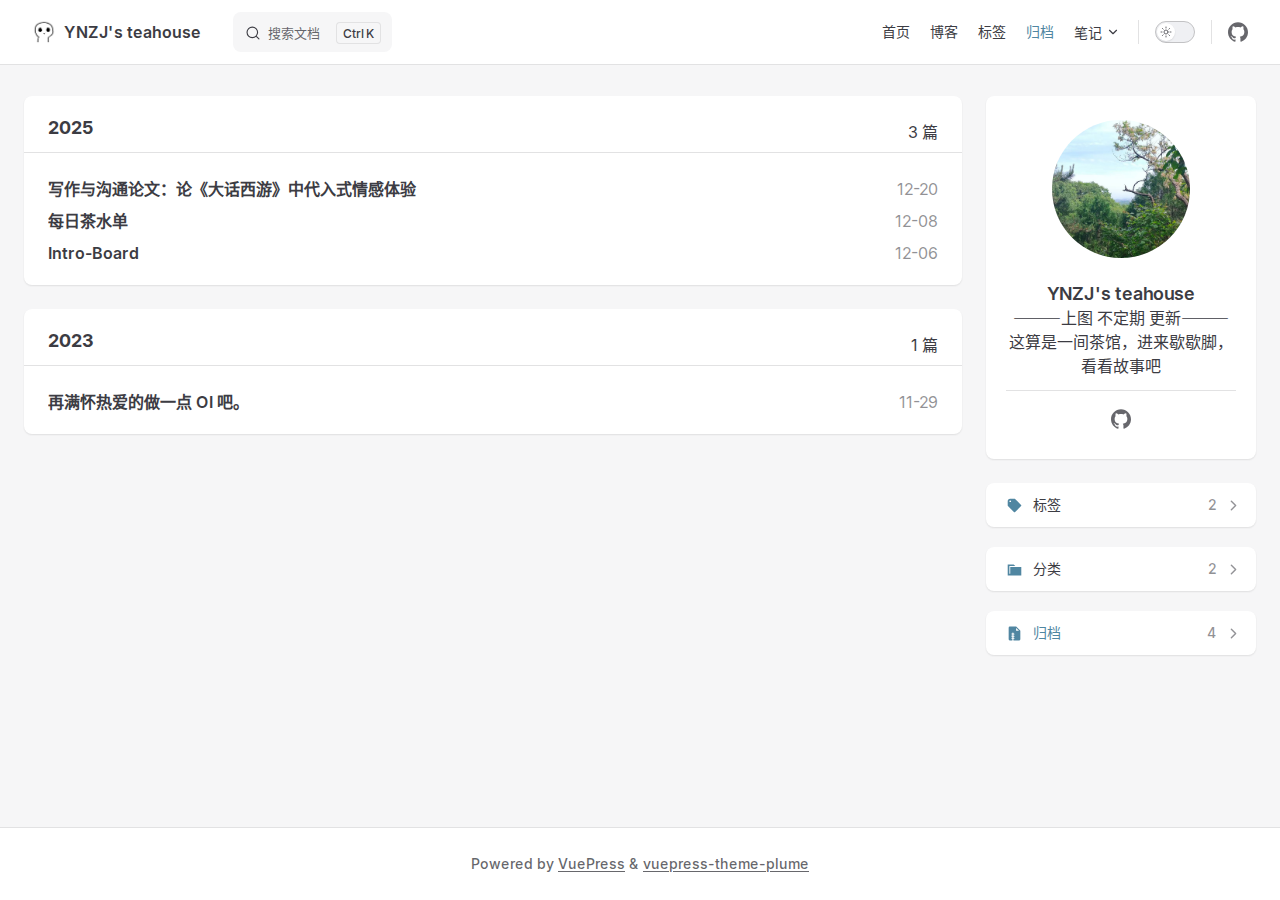
<file: blog/archives/index.html>
<!doctype html><html lang="zh-CN"><head><meta charset="utf-8" /><meta name="viewport" content="width=device-width,initial-scale=1" /><meta name="generator" content="VuePress 2.0.0-rc.26" /><meta name="theme" content="VuePress Theme Plume 1.0.0-rc.180" /><script id="check-mac-os">document.documentElement.classList.toggle('mac', /Mac|iPhone|iPod|iPad/i.test(navigator.platform))</script><script id="check-dark-mode">;(function () {const um= localStorage.getItem('vuepress-theme-appearance') || 'auto';const sm = window.matchMedia && window.matchMedia('(prefers-color-scheme: dark)').matches;const isDark = um === 'dark' || (um !== 'light' && sm);document.documentElement.dataset.theme = isDark ? 'dark' : 'light';})();</script><link rel="icon" type="image/jpeg" href="/additionfile/avatar.jpg"><title>归档 | YNZJ's teahouse</title><meta name="description" content="这是一间茶馆，进来歇歇脚 看看故事吧。"><link rel="preload" href="/assets/style-Cs8A7NO2.css" as="style"><link rel="stylesheet" href="/assets/style-Cs8A7NO2.css"><link rel="modulepreload" href="/assets/app-AuYfjFEt.js"><link rel="modulepreload" href="/assets/index.html-B5Qqi5pu.js"></head><body><div id="app"><!--[--><!--[--><div class="theme-plume vp-layout" vp-container data-v-7c6b8eea><!--[--><!--[--><!--]--><!--[--><span tabindex="-1" data-v-4d4cd279></span><a href="#VPContent" class="vp-skip-link visually-hidden" data-v-4d4cd279> Skip to content </a><!--]--><!----><header class="vp-nav fixed" data-v-7c6b8eea data-v-a0470be0><div class="vp-navbar" vp-navbar data-v-a0470be0 data-v-9262de23><div class="wrapper" data-v-9262de23><div class="container" data-v-9262de23><div class="title" data-v-9262de23><div class="vp-navbar-title" data-v-9262de23 data-v-5946b21d><a class="vp-link link no-icon title" href="/" data-v-5946b21d><!--[--><!--[--><!--]--><!--[--><!--[--><!--[--><img class="vp-image dark logo" style="" src="/additionfile/avatar.jpg" alt data-v-98b7a311><!--]--><!--[--><img class="vp-image light logo" style="" src="/additionfile/avatar.jpg" alt data-v-98b7a311><!--]--><!--]--><!--]--><span data-v-5946b21d>YNZJ&#39;s teahouse</span><!--[--><!--]--><!--]--></a></div></div><div class="content" data-v-9262de23><div class="content-body" data-v-9262de23><!--[--><!--]--><div class="vp-navbar-search search" data-v-9262de23><div class="search-wrapper" data-v-78b599e3><!----><div id="local-search" data-v-78b599e3><button type="button" class="mini-search mini-search-button" aria-label="搜索文档" data-v-78b599e3><span class="mini-search-button-container"><span class="mini-search-search-icon vpi-mini-search" aria-label="search icon"></span><span class="mini-search-button-placeholder">搜索文档</span></span><span class="mini-search-button-keys"><kbd class="mini-search-button-key"></kbd><kbd class="mini-search-button-key">K</kbd></span></button></div></div></div><!--[--><!--]--><nav aria-labelledby="main-nav-aria-label" class="vp-navbar-menu menu" data-v-9262de23 data-v-4a9db1bc><span id="main-nav-aria-label" class="visually-hidden" data-v-4a9db1bc>Main Navigation</span><!--[--><!--[--><a class="vp-link link navbar-menu-link" href="/" tabindex="0" data-v-4a9db1bc data-v-8518b132><!--[--><!----><span data-v-8518b132>首页</span><!----><!--]--></a><!--]--><!--[--><a class="vp-link link navbar-menu-link" href="/blog/" tabindex="0" data-v-4a9db1bc data-v-8518b132><!--[--><!----><span data-v-8518b132>博客</span><!----><!--]--></a><!--]--><!--[--><a class="vp-link link navbar-menu-link" href="/blog/tags/" tabindex="0" data-v-4a9db1bc data-v-8518b132><!--[--><!----><span data-v-8518b132>标签</span><!----><!--]--></a><!--]--><!--[--><a class="vp-link link navbar-menu-link active" href="/blog/archives/" tabindex="0" data-v-4a9db1bc data-v-8518b132><!--[--><!----><span data-v-8518b132>归档</span><!----><!--]--></a><!--]--><!--[--><div class="vp-flyout vp-navbar-menu-group" data-v-4a9db1bc data-v-d0f42088><button type="button" class="button" aria-haspopup="true" aria-expanded="false" data-v-d0f42088><span class="text" data-v-d0f42088><!----><!----><span data-v-d0f42088>笔记</span><!----><span class="vpi-chevron-down text-icon" data-v-d0f42088></span></span></button><div class="menu" data-v-d0f42088><div class="vp-menu" data-v-d0f42088 data-v-99d56216><div class="items" data-v-99d56216><!--[--><!--[--><div class="vp-menu-link" data-v-99d56216 data-v-79805ea3><a class="vp-link link" href="/demo/" data-v-79805ea3><!--[--><!----> 示例 <!----><!--]--></a></div><!--]--><!--]--></div><!--[--><!--]--></div></div></div><!--]--><!--]--></nav><!--[--><!--]--><!----><div class="vp-navbar-appearance appearance" data-v-9262de23 data-v-f92c0b93><button class="vp-switch vp-switch-appearance" type="button" role="switch" title aria-checked="false" data-v-f92c0b93 data-v-3e51a9a7 data-v-b195be10><span class="check" data-v-b195be10><span class="icon" data-v-b195be10><!--[--><span class="vpi-sun sun" data-v-3e51a9a7></span><span class="vpi-moon moon" data-v-3e51a9a7></span><!--]--></span></span></button></div><div class="vp-social-links vp-navbar-social-links social-links" data-v-9262de23 data-v-7cd9f8a9 data-v-d4c087c6><!--[--><a class="vp-social-link no-icon" href="/" aria-label="github" target="_blank" rel="noopener" data-v-d4c087c6 data-v-60056bc7><span class="vpi-social-github" /></a><!--]--></div><div class="vp-flyout vp-navbar-extra extra" data-v-9262de23 data-v-ff142e9d data-v-d0f42088><button type="button" class="button" aria-haspopup="true" aria-expanded="false" aria-label="extra navigation" data-v-d0f42088><span class="vpi-more-horizontal icon" data-v-d0f42088></span></button><div class="menu" data-v-d0f42088><div class="vp-menu" data-v-d0f42088 data-v-99d56216><!----><!--[--><!--[--><!----><div class="group" data-v-ff142e9d><div class="item appearance" data-v-ff142e9d><p class="label" data-v-ff142e9d>外观</p><div class="appearance-action" data-v-ff142e9d><button class="vp-switch vp-switch-appearance" type="button" role="switch" title aria-checked="false" data-v-ff142e9d data-v-3e51a9a7 data-v-b195be10><span class="check" data-v-b195be10><span class="icon" data-v-b195be10><!--[--><span class="vpi-sun sun" data-v-3e51a9a7></span><span class="vpi-moon moon" data-v-3e51a9a7></span><!--]--></span></span></button></div></div></div><div class="group" data-v-ff142e9d><div class="item social-links" data-v-ff142e9d><div class="vp-social-links social-links-list" data-v-ff142e9d data-v-d4c087c6><!--[--><a class="vp-social-link no-icon" href="/" aria-label="github" target="_blank" rel="noopener" data-v-d4c087c6 data-v-60056bc7><span class="vpi-social-github" /></a><!--]--></div></div></div><!--]--><!--]--></div></div></div><!--[--><!--]--><button type="button" class="vp-navbar-hamburger hamburger" aria-label="mobile navigation" aria-expanded="false" aria-controls="nav-screen" data-v-9262de23 data-v-d6403138><span class="container" data-v-d6403138><span class="top" data-v-d6403138></span><span class="middle" data-v-d6403138></span><span class="bottom" data-v-d6403138></span></span></button></div></div></div></div><div class="divider" data-v-9262de23><div class="divider-line" data-v-9262de23></div></div></div><!----></header><!----><!----><!--[--><div id="VPContent" vp-content class="vp-content" data-v-7c6b8eea data-v-a5c7fc82><div class="vp-posts" vp-posts data-v-a5c7fc82 data-v-c09522f8><!--[--><!--]--><div class="posts-container" data-v-c09522f8><!----><div class="vp-archives" data-v-c09522f8 data-v-cab4f38a><!--[--><!--]--><h2 class="archives-title" data-v-cab4f38a><span class="vpi-archive icon" data-v-cab4f38a></span><span data-v-cab4f38a>归档</span></h2><div class="archives" data-v-cab4f38a><!--[--><div class="archive" data-v-cab4f38a><h3 class="archive-title" data-v-cab4f38a>2025 <span class="total" data-v-cab4f38a>3 篇</span></h3><ul class="vp-short-post-list" data-v-cab4f38a data-v-ab9dfebc><!--[--><li data-v-ab9dfebc><p class="post-title" data-v-ab9dfebc><a class="vp-link link post-link" href="/blog/A%20Chinese%20Odyssey/" data-v-ab9dfebc><!--[-->写作与沟通论文：论《大话西游》中代入式情感体验<!--]--></a></p><span class="post-time" data-v-ab9dfebc>12-20</span></li><li data-v-ab9dfebc><p class="post-title" data-v-ab9dfebc><a class="vp-link link post-link" href="/blog/Today&#39;s%20Drink/" data-v-ab9dfebc><!--[-->每日茶水单<!--]--></a></p><span class="post-time" data-v-ab9dfebc>12-08</span></li><li data-v-ab9dfebc><p class="post-title" data-v-ab9dfebc><a class="vp-link link post-link" href="/blog/Intro/" data-v-ab9dfebc><!--[-->Intro-Board<!--]--></a></p><span class="post-time" data-v-ab9dfebc>12-06</span></li><!--]--></ul></div><div class="archive" data-v-cab4f38a><h3 class="archive-title" data-v-cab4f38a>2023 <span class="total" data-v-cab4f38a>1 篇</span></h3><ul class="vp-short-post-list" data-v-cab4f38a data-v-ab9dfebc><!--[--><li data-v-ab9dfebc><p class="post-title" data-v-ab9dfebc><a class="vp-link link post-link" href="/blog/Memory/Passion%20of%20OI/" data-v-ab9dfebc><!--[-->再满怀热爱的做一点 OI 吧。<!--]--></a></p><span class="post-time" data-v-ab9dfebc>11-29</span></li><!--]--></ul></div><!--]--></div><!--[--><!--]--></div><div class="vp-posts-aside" data-v-c09522f8 data-v-b8dbb8c8><!--[--><!--]--><div class="vp-profile" data-v-b8dbb8c8 data-v-a16dccee><p class="circle" data-v-a16dccee><img src="/additionfile/profile.jpg" alt="YNZJ&#39;s teahouse" data-v-a16dccee></p><div class="profile-info" data-v-a16dccee><h3 data-v-a16dccee>YNZJ&#39;s teahouse</h3><p data-v-a16dccee>———上图 不定期 更新———这算是一间茶馆，进来歇歇脚，看看故事吧</p><!----><!----></div><div class="profile-social" data-v-a16dccee><div class="vp-social-links" data-v-a16dccee data-v-d4c087c6><!--[--><a class="vp-social-link no-icon" href="/" aria-label="github" target="_blank" rel="noopener" data-v-d4c087c6 data-v-60056bc7><span class="vpi-social-github" /></a><!--]--></div></div></div><div class="vp-posts-nav" data-v-b8dbb8c8 data-v-6add7397><a class="vp-link link nav-link" href="/blog/tags/" data-v-6add7397><!--[--><span class="icon icon-logo vpi-tag" data-v-6add7397></span><span class="text" data-v-6add7397>标签</span><span class="total" data-v-6add7397>2</span><span class="icon vpi-chevron-right" data-v-6add7397></span><!--]--></a><a class="vp-link link nav-link" href="/blog/categories/" data-v-6add7397><!--[--><span class="icon icon-logo vpi-category" data-v-6add7397></span><span class="text" data-v-6add7397>分类</span><span class="total" data-v-6add7397>2</span><span class="icon vpi-chevron-right" data-v-6add7397></span><!--]--></a><a class="vp-link link nav-link active" href="/blog/archives/" data-v-6add7397><!--[--><span class="icon icon-logo vpi-archive" data-v-6add7397></span><span class="text" data-v-6add7397>归档</span><span class="total" data-v-6add7397>4</span><span class="icon vpi-chevron-right" data-v-6add7397></span><!--]--></a></div><!--[--><!--]--></div><!--[--><div class="vp-posts-extract" data-v-8be18d50><span class="vpi-posts-ext icon" data-v-8be18d50></span></div><div class="posts-modal" style="display:none;" data-v-8be18d50><div class="posts-modal-container" data-v-8be18d50><!--[--><!--]--><div class="profile" data-v-8be18d50><p class="avatar" data-v-8be18d50><img src="/additionfile/profile.jpg" alt="YNZJ&#39;s teahouse" data-v-8be18d50></p><div data-v-8be18d50><h3 data-v-8be18d50>YNZJ&#39;s teahouse</h3><p class="desc" data-v-8be18d50>———上图 不定期 更新———这算是一间茶馆，进来歇歇脚，看看故事吧</p><div class="profile-info" data-v-8be18d50><!----><!----></div></div></div><div class="posts-nav" data-v-8be18d50><a class="vp-link link no-icon nav-link" href="/blog/tags/" data-v-8be18d50><!--[--><span class="vpi-tag icon" data-v-8be18d50></span><span data-v-8be18d50>标签</span><!--]--></a><a class="vp-link link no-icon nav-link" href="/blog/categories/" data-v-8be18d50><!--[--><span class="vpi-category icon" data-v-8be18d50></span><span data-v-8be18d50>分类</span><!--]--></a><a class="vp-link link no-icon nav-link" href="/blog/archives/" data-v-8be18d50><!--[--><span class="vpi-archive icon" data-v-8be18d50></span><span data-v-8be18d50>归档</span><!--]--></a></div><!--[--><!--]--></div></div><!--]--></div><!--[--><!--]--></div></div><!--]--><button type="button" class="vp-back-to-top" aria-label="back to top" data-v-7c6b8eea style="display:none;" data-v-307e895d><span class="percent" data-allow-mismatch data-v-307e895d>0%</span><span class="show icon vpi-back-to-top" data-v-307e895d></span><svg aria-hidden="true" data-v-307e895d><circle cx="50%" cy="50%" data-allow-mismatch style="stroke-dasharray:calc(0% - 12.566370614359172px) calc(314.1592653589793% - 12.566370614359172px);" data-v-307e895d></circle></svg></button><svg xmlns="http://www.w3.org/2000/svg" width="24" height="24" viewbox="0 0 24 24" aria-label="sign down" class="vp-sign-down" aria-hidden="true" data-v-7c6b8eea style="display:none;" data-v-ca16b6fb><g fill="none" stroke="currentColor" stroke-linecap="round" stroke-linejoin="round" stroke-width="2.5" data-v-ca16b6fb><path d="m19 11l-7 6l-7-6" data-v-ca16b6fb></path><path d="m19 5l-7 6l-7-6" opacity="0.6" data-v-ca16b6fb></path></g></svg><footer class="vp-footer" vp-footer data-v-7c6b8eea data-v-0dc4f8ef><!--[--><div class="container" data-v-0dc4f8ef><div class="message" data-v-0dc4f8ef>Powered by <a target="_blank" href="https://v2.vuepress.vuejs.org/">VuePress</a> & <a target="_blank" href="https://theme-plume.vuejs.press">vuepress-theme-plume</a></div><!----></div><!--]--></footer><!--[--><!--]--><!--]--></div><!----><!--]--><!--[--><!--]--><!--]--></div><script type="module" src="/assets/app-AuYfjFEt.js" defer></script></body></html>
</file>
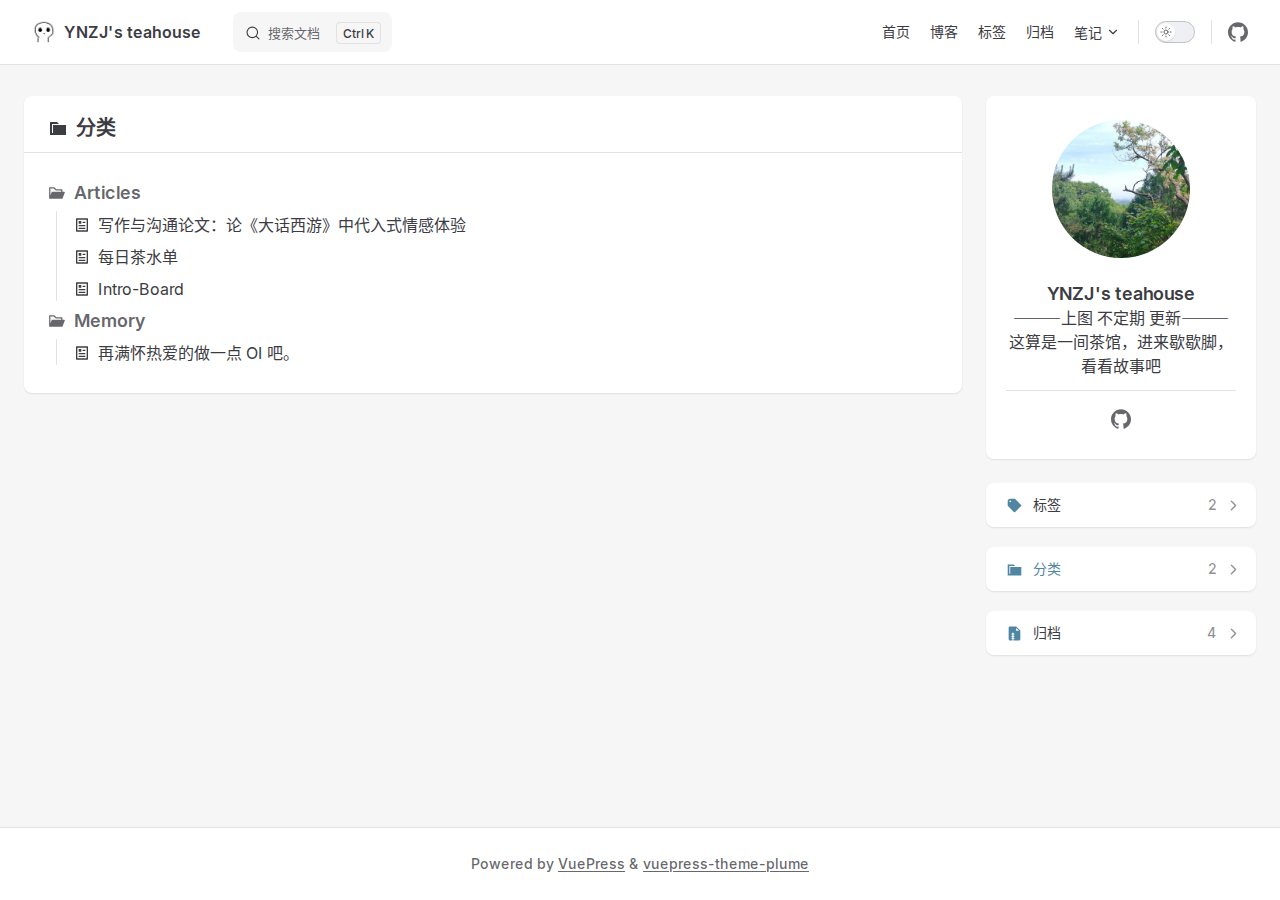
<file: blog/categories/index.html>
<!doctype html><html lang="zh-CN"><head><meta charset="utf-8" /><meta name="viewport" content="width=device-width,initial-scale=1" /><meta name="generator" content="VuePress 2.0.0-rc.26" /><meta name="theme" content="VuePress Theme Plume 1.0.0-rc.180" /><script id="check-mac-os">document.documentElement.classList.toggle('mac', /Mac|iPhone|iPod|iPad/i.test(navigator.platform))</script><script id="check-dark-mode">;(function () {const um= localStorage.getItem('vuepress-theme-appearance') || 'auto';const sm = window.matchMedia && window.matchMedia('(prefers-color-scheme: dark)').matches;const isDark = um === 'dark' || (um !== 'light' && sm);document.documentElement.dataset.theme = isDark ? 'dark' : 'light';})();</script><link rel="icon" type="image/jpeg" href="/additionfile/avatar.jpg"><title>分类 | YNZJ's teahouse</title><meta name="description" content="这是一间茶馆，进来歇歇脚 看看故事吧。"><link rel="preload" href="/assets/style-Cs8A7NO2.css" as="style"><link rel="stylesheet" href="/assets/style-Cs8A7NO2.css"><link rel="modulepreload" href="/assets/app-AuYfjFEt.js"><link rel="modulepreload" href="/assets/index.html-4GKgJ9Ge.js"></head><body><div id="app"><!--[--><!--[--><div class="theme-plume vp-layout" vp-container data-v-7c6b8eea><!--[--><!--[--><!--]--><!--[--><span tabindex="-1" data-v-4d4cd279></span><a href="#VPContent" class="vp-skip-link visually-hidden" data-v-4d4cd279> Skip to content </a><!--]--><!----><header class="vp-nav fixed" data-v-7c6b8eea data-v-a0470be0><div class="vp-navbar" vp-navbar data-v-a0470be0 data-v-9262de23><div class="wrapper" data-v-9262de23><div class="container" data-v-9262de23><div class="title" data-v-9262de23><div class="vp-navbar-title" data-v-9262de23 data-v-5946b21d><a class="vp-link link no-icon title" href="/" data-v-5946b21d><!--[--><!--[--><!--]--><!--[--><!--[--><!--[--><img class="vp-image dark logo" style="" src="/additionfile/avatar.jpg" alt data-v-98b7a311><!--]--><!--[--><img class="vp-image light logo" style="" src="/additionfile/avatar.jpg" alt data-v-98b7a311><!--]--><!--]--><!--]--><span data-v-5946b21d>YNZJ&#39;s teahouse</span><!--[--><!--]--><!--]--></a></div></div><div class="content" data-v-9262de23><div class="content-body" data-v-9262de23><!--[--><!--]--><div class="vp-navbar-search search" data-v-9262de23><div class="search-wrapper" data-v-78b599e3><!----><div id="local-search" data-v-78b599e3><button type="button" class="mini-search mini-search-button" aria-label="搜索文档" data-v-78b599e3><span class="mini-search-button-container"><span class="mini-search-search-icon vpi-mini-search" aria-label="search icon"></span><span class="mini-search-button-placeholder">搜索文档</span></span><span class="mini-search-button-keys"><kbd class="mini-search-button-key"></kbd><kbd class="mini-search-button-key">K</kbd></span></button></div></div></div><!--[--><!--]--><nav aria-labelledby="main-nav-aria-label" class="vp-navbar-menu menu" data-v-9262de23 data-v-4a9db1bc><span id="main-nav-aria-label" class="visually-hidden" data-v-4a9db1bc>Main Navigation</span><!--[--><!--[--><a class="vp-link link navbar-menu-link" href="/" tabindex="0" data-v-4a9db1bc data-v-8518b132><!--[--><!----><span data-v-8518b132>首页</span><!----><!--]--></a><!--]--><!--[--><a class="vp-link link navbar-menu-link" href="/blog/" tabindex="0" data-v-4a9db1bc data-v-8518b132><!--[--><!----><span data-v-8518b132>博客</span><!----><!--]--></a><!--]--><!--[--><a class="vp-link link navbar-menu-link" href="/blog/tags/" tabindex="0" data-v-4a9db1bc data-v-8518b132><!--[--><!----><span data-v-8518b132>标签</span><!----><!--]--></a><!--]--><!--[--><a class="vp-link link navbar-menu-link" href="/blog/archives/" tabindex="0" data-v-4a9db1bc data-v-8518b132><!--[--><!----><span data-v-8518b132>归档</span><!----><!--]--></a><!--]--><!--[--><div class="vp-flyout vp-navbar-menu-group" data-v-4a9db1bc data-v-d0f42088><button type="button" class="button" aria-haspopup="true" aria-expanded="false" data-v-d0f42088><span class="text" data-v-d0f42088><!----><!----><span data-v-d0f42088>笔记</span><!----><span class="vpi-chevron-down text-icon" data-v-d0f42088></span></span></button><div class="menu" data-v-d0f42088><div class="vp-menu" data-v-d0f42088 data-v-99d56216><div class="items" data-v-99d56216><!--[--><!--[--><div class="vp-menu-link" data-v-99d56216 data-v-79805ea3><a class="vp-link link" href="/demo/" data-v-79805ea3><!--[--><!----> 示例 <!----><!--]--></a></div><!--]--><!--]--></div><!--[--><!--]--></div></div></div><!--]--><!--]--></nav><!--[--><!--]--><!----><div class="vp-navbar-appearance appearance" data-v-9262de23 data-v-f92c0b93><button class="vp-switch vp-switch-appearance" type="button" role="switch" title aria-checked="false" data-v-f92c0b93 data-v-3e51a9a7 data-v-b195be10><span class="check" data-v-b195be10><span class="icon" data-v-b195be10><!--[--><span class="vpi-sun sun" data-v-3e51a9a7></span><span class="vpi-moon moon" data-v-3e51a9a7></span><!--]--></span></span></button></div><div class="vp-social-links vp-navbar-social-links social-links" data-v-9262de23 data-v-7cd9f8a9 data-v-d4c087c6><!--[--><a class="vp-social-link no-icon" href="/" aria-label="github" target="_blank" rel="noopener" data-v-d4c087c6 data-v-60056bc7><span class="vpi-social-github" /></a><!--]--></div><div class="vp-flyout vp-navbar-extra extra" data-v-9262de23 data-v-ff142e9d data-v-d0f42088><button type="button" class="button" aria-haspopup="true" aria-expanded="false" aria-label="extra navigation" data-v-d0f42088><span class="vpi-more-horizontal icon" data-v-d0f42088></span></button><div class="menu" data-v-d0f42088><div class="vp-menu" data-v-d0f42088 data-v-99d56216><!----><!--[--><!--[--><!----><div class="group" data-v-ff142e9d><div class="item appearance" data-v-ff142e9d><p class="label" data-v-ff142e9d>外观</p><div class="appearance-action" data-v-ff142e9d><button class="vp-switch vp-switch-appearance" type="button" role="switch" title aria-checked="false" data-v-ff142e9d data-v-3e51a9a7 data-v-b195be10><span class="check" data-v-b195be10><span class="icon" data-v-b195be10><!--[--><span class="vpi-sun sun" data-v-3e51a9a7></span><span class="vpi-moon moon" data-v-3e51a9a7></span><!--]--></span></span></button></div></div></div><div class="group" data-v-ff142e9d><div class="item social-links" data-v-ff142e9d><div class="vp-social-links social-links-list" data-v-ff142e9d data-v-d4c087c6><!--[--><a class="vp-social-link no-icon" href="/" aria-label="github" target="_blank" rel="noopener" data-v-d4c087c6 data-v-60056bc7><span class="vpi-social-github" /></a><!--]--></div></div></div><!--]--><!--]--></div></div></div><!--[--><!--]--><button type="button" class="vp-navbar-hamburger hamburger" aria-label="mobile navigation" aria-expanded="false" aria-controls="nav-screen" data-v-9262de23 data-v-d6403138><span class="container" data-v-d6403138><span class="top" data-v-d6403138></span><span class="middle" data-v-d6403138></span><span class="bottom" data-v-d6403138></span></span></button></div></div></div></div><div class="divider" data-v-9262de23><div class="divider-line" data-v-9262de23></div></div></div><!----></header><!----><!----><!--[--><div id="VPContent" vp-content class="vp-content" data-v-7c6b8eea data-v-a5c7fc82><div class="vp-posts" vp-posts data-v-a5c7fc82 data-v-c09522f8><!--[--><!--]--><div class="posts-container" data-v-c09522f8><!----><div class="vp-post-categories" data-v-c09522f8 data-v-9a8b754a><!--[--><!--]--><h2 class="categories-title" data-v-9a8b754a><span class="vpi-category icon" data-v-9a8b754a></span><span data-v-9a8b754a>分类</span></h2><!--[--><!--]--><div class="content" data-v-9a8b754a><ul class="vp-categories" data-v-9a8b754a data-v-2d97a542><!--[--><li class="vp-categories-item" data-v-2d97a542><div class="vp-category-group expand" data-v-2d97a542 data-v-b22a4731><p class="folder" data-v-b22a4731><span class="vpi-folder-open icon" data-v-b22a4731></span><span data-v-b22a4731>Articles</span></p><ul class="vp-categories group" data-v-b22a4731 data-v-2d97a542><!--[--><li class="vp-categories-item" data-v-2d97a542><p class="post" data-v-2d97a542><span class="vpi-post" data-v-2d97a542></span><a class="vp-link link" href="/blog/A%20Chinese%20Odyssey/" data-v-2d97a542><!--[-->写作与沟通论文：论《大话西游》中代入式情感体验<!--]--></a></p></li><li class="vp-categories-item" data-v-2d97a542><p class="post" data-v-2d97a542><span class="vpi-post" data-v-2d97a542></span><a class="vp-link link" href="/blog/Today&#39;s%20Drink/" data-v-2d97a542><!--[-->每日茶水单<!--]--></a></p></li><li class="vp-categories-item" data-v-2d97a542><p class="post" data-v-2d97a542><span class="vpi-post" data-v-2d97a542></span><a class="vp-link link" href="/blog/Intro/" data-v-2d97a542><!--[-->Intro-Board<!--]--></a></p></li><!--]--></ul></div></li><li class="vp-categories-item" data-v-2d97a542><div class="vp-category-group expand" data-v-2d97a542 data-v-b22a4731><p class="folder" data-v-b22a4731><span class="vpi-folder-open icon" data-v-b22a4731></span><span data-v-b22a4731>Memory</span></p><ul class="vp-categories group" data-v-b22a4731 data-v-2d97a542><!--[--><li class="vp-categories-item" data-v-2d97a542><p class="post" data-v-2d97a542><span class="vpi-post" data-v-2d97a542></span><a class="vp-link link" href="/blog/Memory/Passion%20of%20OI/" data-v-2d97a542><!--[-->再满怀热爱的做一点 OI 吧。<!--]--></a></p></li><!--]--></ul></div></li><!--]--></ul></div><!--[--><!--]--></div><div class="vp-posts-aside" data-v-c09522f8 data-v-b8dbb8c8><!--[--><!--]--><div class="vp-profile" data-v-b8dbb8c8 data-v-a16dccee><p class="circle" data-v-a16dccee><img src="/additionfile/profile.jpg" alt="YNZJ&#39;s teahouse" data-v-a16dccee></p><div class="profile-info" data-v-a16dccee><h3 data-v-a16dccee>YNZJ&#39;s teahouse</h3><p data-v-a16dccee>———上图 不定期 更新———这算是一间茶馆，进来歇歇脚，看看故事吧</p><!----><!----></div><div class="profile-social" data-v-a16dccee><div class="vp-social-links" data-v-a16dccee data-v-d4c087c6><!--[--><a class="vp-social-link no-icon" href="/" aria-label="github" target="_blank" rel="noopener" data-v-d4c087c6 data-v-60056bc7><span class="vpi-social-github" /></a><!--]--></div></div></div><div class="vp-posts-nav" data-v-b8dbb8c8 data-v-6add7397><a class="vp-link link nav-link" href="/blog/tags/" data-v-6add7397><!--[--><span class="icon icon-logo vpi-tag" data-v-6add7397></span><span class="text" data-v-6add7397>标签</span><span class="total" data-v-6add7397>2</span><span class="icon vpi-chevron-right" data-v-6add7397></span><!--]--></a><a class="vp-link link nav-link active" href="/blog/categories/" data-v-6add7397><!--[--><span class="icon icon-logo vpi-category" data-v-6add7397></span><span class="text" data-v-6add7397>分类</span><span class="total" data-v-6add7397>2</span><span class="icon vpi-chevron-right" data-v-6add7397></span><!--]--></a><a class="vp-link link nav-link" href="/blog/archives/" data-v-6add7397><!--[--><span class="icon icon-logo vpi-archive" data-v-6add7397></span><span class="text" data-v-6add7397>归档</span><span class="total" data-v-6add7397>4</span><span class="icon vpi-chevron-right" data-v-6add7397></span><!--]--></a></div><!--[--><!--]--></div><!--[--><div class="vp-posts-extract" data-v-8be18d50><span class="vpi-posts-ext icon" data-v-8be18d50></span></div><div class="posts-modal" style="display:none;" data-v-8be18d50><div class="posts-modal-container" data-v-8be18d50><!--[--><!--]--><div class="profile" data-v-8be18d50><p class="avatar" data-v-8be18d50><img src="/additionfile/profile.jpg" alt="YNZJ&#39;s teahouse" data-v-8be18d50></p><div data-v-8be18d50><h3 data-v-8be18d50>YNZJ&#39;s teahouse</h3><p class="desc" data-v-8be18d50>———上图 不定期 更新———这算是一间茶馆，进来歇歇脚，看看故事吧</p><div class="profile-info" data-v-8be18d50><!----><!----></div></div></div><div class="posts-nav" data-v-8be18d50><a class="vp-link link no-icon nav-link" href="/blog/tags/" data-v-8be18d50><!--[--><span class="vpi-tag icon" data-v-8be18d50></span><span data-v-8be18d50>标签</span><!--]--></a><a class="vp-link link no-icon nav-link" href="/blog/categories/" data-v-8be18d50><!--[--><span class="vpi-category icon" data-v-8be18d50></span><span data-v-8be18d50>分类</span><!--]--></a><a class="vp-link link no-icon nav-link" href="/blog/archives/" data-v-8be18d50><!--[--><span class="vpi-archive icon" data-v-8be18d50></span><span data-v-8be18d50>归档</span><!--]--></a></div><!--[--><!--]--></div></div><!--]--></div><!--[--><!--]--></div></div><!--]--><button type="button" class="vp-back-to-top" aria-label="back to top" data-v-7c6b8eea style="display:none;" data-v-307e895d><span class="percent" data-allow-mismatch data-v-307e895d>0%</span><span class="show icon vpi-back-to-top" data-v-307e895d></span><svg aria-hidden="true" data-v-307e895d><circle cx="50%" cy="50%" data-allow-mismatch style="stroke-dasharray:calc(0% - 12.566370614359172px) calc(314.1592653589793% - 12.566370614359172px);" data-v-307e895d></circle></svg></button><svg xmlns="http://www.w3.org/2000/svg" width="24" height="24" viewbox="0 0 24 24" aria-label="sign down" class="vp-sign-down" aria-hidden="true" data-v-7c6b8eea style="display:none;" data-v-ca16b6fb><g fill="none" stroke="currentColor" stroke-linecap="round" stroke-linejoin="round" stroke-width="2.5" data-v-ca16b6fb><path d="m19 11l-7 6l-7-6" data-v-ca16b6fb></path><path d="m19 5l-7 6l-7-6" opacity="0.6" data-v-ca16b6fb></path></g></svg><footer class="vp-footer" vp-footer data-v-7c6b8eea data-v-0dc4f8ef><!--[--><div class="container" data-v-0dc4f8ef><div class="message" data-v-0dc4f8ef>Powered by <a target="_blank" href="https://v2.vuepress.vuejs.org/">VuePress</a> & <a target="_blank" href="https://theme-plume.vuejs.press">vuepress-theme-plume</a></div><!----></div><!--]--></footer><!--[--><!--]--><!--]--></div><!----><!--]--><!--[--><!--]--><!--]--></div><script type="module" src="/assets/app-AuYfjFEt.js" defer></script></body></html>
</file>
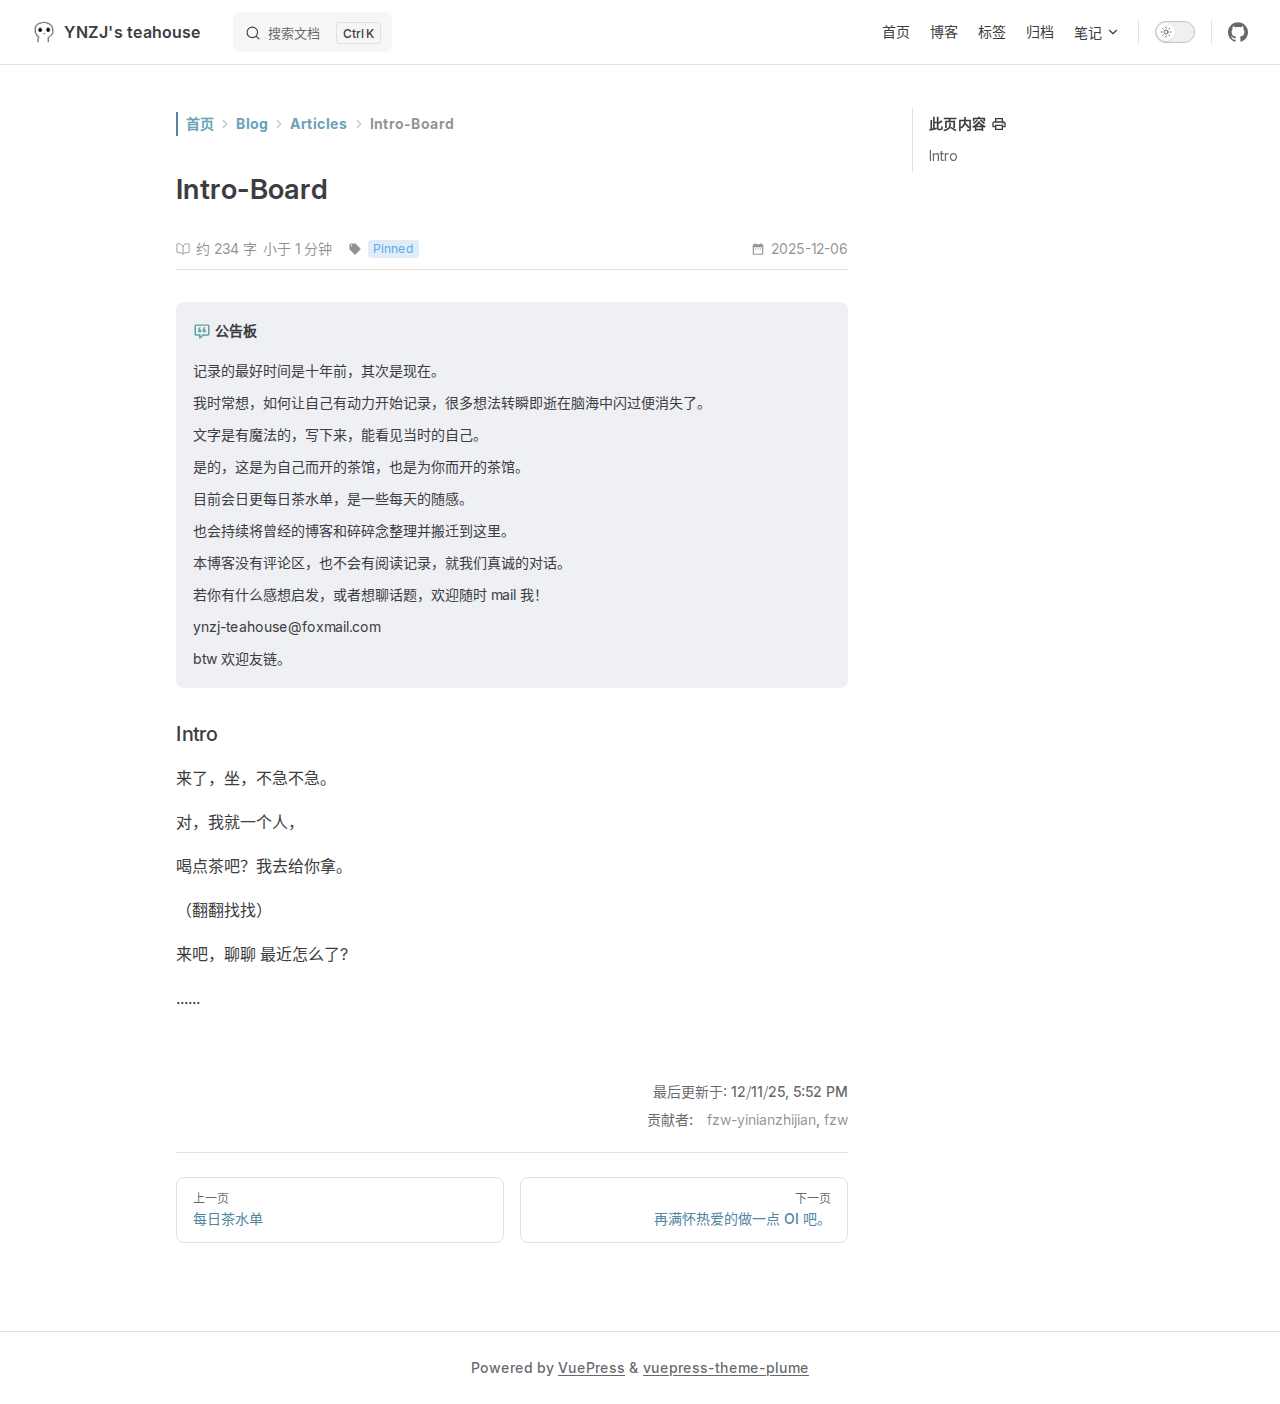
<file: blog/Intro/index.html>
<!doctype html><html lang="zh-CN"><head><meta charset="utf-8" /><meta name="viewport" content="width=device-width,initial-scale=1" /><meta name="generator" content="VuePress 2.0.0-rc.26" /><meta name="theme" content="VuePress Theme Plume 1.0.0-rc.180" /><script id="check-mac-os">document.documentElement.classList.toggle('mac', /Mac|iPhone|iPod|iPad/i.test(navigator.platform))</script><script id="check-dark-mode">;(function () {const um= localStorage.getItem('vuepress-theme-appearance') || 'auto';const sm = window.matchMedia && window.matchMedia('(prefers-color-scheme: dark)').matches;const isDark = um === 'dark' || (um !== 'light' && sm);document.documentElement.dataset.theme = isDark ? 'dark' : 'light';})();</script><link rel="icon" type="image/jpeg" href="/additionfile/avatar.jpg"><title>Intro-Board | YNZJ's teahouse</title><meta name="description" content="这是一间茶馆，进来歇歇脚 看看故事吧。"><link rel="preload" href="/assets/style-Cs8A7NO2.css" as="style"><link rel="stylesheet" href="/assets/style-Cs8A7NO2.css"><link rel="modulepreload" href="/assets/app-AuYfjFEt.js"><link rel="modulepreload" href="/assets/index.html-Rpe-HB9n.js"></head><body><div id="app"><!--[--><!--[--><div class="theme-plume vp-layout" vp-container data-v-7c6b8eea><!--[--><!--[--><!--]--><!--[--><span tabindex="-1" data-v-4d4cd279></span><a href="#VPContent" class="vp-skip-link visually-hidden" data-v-4d4cd279> Skip to content </a><!--]--><!----><header class="vp-nav" data-v-7c6b8eea data-v-a0470be0><div class="vp-navbar" vp-navbar data-v-a0470be0 data-v-9262de23><div class="wrapper" data-v-9262de23><div class="container" data-v-9262de23><div class="title" data-v-9262de23><div class="vp-navbar-title" data-v-9262de23 data-v-5946b21d><a class="vp-link link no-icon title" href="/" data-v-5946b21d><!--[--><!--[--><!--]--><!--[--><!--[--><!--[--><img class="vp-image dark logo" style="" src="/additionfile/avatar.jpg" alt data-v-98b7a311><!--]--><!--[--><img class="vp-image light logo" style="" src="/additionfile/avatar.jpg" alt data-v-98b7a311><!--]--><!--]--><!--]--><span data-v-5946b21d>YNZJ&#39;s teahouse</span><!--[--><!--]--><!--]--></a></div></div><div class="content" data-v-9262de23><div class="content-body" data-v-9262de23><!--[--><!--]--><div class="vp-navbar-search search" data-v-9262de23><div class="search-wrapper" data-v-78b599e3><!----><div id="local-search" data-v-78b599e3><button type="button" class="mini-search mini-search-button" aria-label="搜索文档" data-v-78b599e3><span class="mini-search-button-container"><span class="mini-search-search-icon vpi-mini-search" aria-label="search icon"></span><span class="mini-search-button-placeholder">搜索文档</span></span><span class="mini-search-button-keys"><kbd class="mini-search-button-key"></kbd><kbd class="mini-search-button-key">K</kbd></span></button></div></div></div><!--[--><!--]--><nav aria-labelledby="main-nav-aria-label" class="vp-navbar-menu menu" data-v-9262de23 data-v-4a9db1bc><span id="main-nav-aria-label" class="visually-hidden" data-v-4a9db1bc>Main Navigation</span><!--[--><!--[--><a class="vp-link link navbar-menu-link" href="/" tabindex="0" data-v-4a9db1bc data-v-8518b132><!--[--><!----><span data-v-8518b132>首页</span><!----><!--]--></a><!--]--><!--[--><a class="vp-link link navbar-menu-link" href="/blog/" tabindex="0" data-v-4a9db1bc data-v-8518b132><!--[--><!----><span data-v-8518b132>博客</span><!----><!--]--></a><!--]--><!--[--><a class="vp-link link navbar-menu-link" href="/blog/tags/" tabindex="0" data-v-4a9db1bc data-v-8518b132><!--[--><!----><span data-v-8518b132>标签</span><!----><!--]--></a><!--]--><!--[--><a class="vp-link link navbar-menu-link" href="/blog/archives/" tabindex="0" data-v-4a9db1bc data-v-8518b132><!--[--><!----><span data-v-8518b132>归档</span><!----><!--]--></a><!--]--><!--[--><div class="vp-flyout vp-navbar-menu-group" data-v-4a9db1bc data-v-d0f42088><button type="button" class="button" aria-haspopup="true" aria-expanded="false" data-v-d0f42088><span class="text" data-v-d0f42088><!----><!----><span data-v-d0f42088>笔记</span><!----><span class="vpi-chevron-down text-icon" data-v-d0f42088></span></span></button><div class="menu" data-v-d0f42088><div class="vp-menu" data-v-d0f42088 data-v-99d56216><div class="items" data-v-99d56216><!--[--><!--[--><div class="vp-menu-link" data-v-99d56216 data-v-79805ea3><a class="vp-link link" href="/demo/" data-v-79805ea3><!--[--><!----> 示例 <!----><!--]--></a></div><!--]--><!--]--></div><!--[--><!--]--></div></div></div><!--]--><!--]--></nav><!--[--><!--]--><!----><div class="vp-navbar-appearance appearance" data-v-9262de23 data-v-f92c0b93><button class="vp-switch vp-switch-appearance" type="button" role="switch" title aria-checked="false" data-v-f92c0b93 data-v-3e51a9a7 data-v-b195be10><span class="check" data-v-b195be10><span class="icon" data-v-b195be10><!--[--><span class="vpi-sun sun" data-v-3e51a9a7></span><span class="vpi-moon moon" data-v-3e51a9a7></span><!--]--></span></span></button></div><div class="vp-social-links vp-navbar-social-links social-links" data-v-9262de23 data-v-7cd9f8a9 data-v-d4c087c6><!--[--><a class="vp-social-link no-icon" href="/" aria-label="github" target="_blank" rel="noopener" data-v-d4c087c6 data-v-60056bc7><span class="vpi-social-github" /></a><!--]--></div><div class="vp-flyout vp-navbar-extra extra" data-v-9262de23 data-v-ff142e9d data-v-d0f42088><button type="button" class="button" aria-haspopup="true" aria-expanded="false" aria-label="extra navigation" data-v-d0f42088><span class="vpi-more-horizontal icon" data-v-d0f42088></span></button><div class="menu" data-v-d0f42088><div class="vp-menu" data-v-d0f42088 data-v-99d56216><!----><!--[--><!--[--><!----><div class="group" data-v-ff142e9d><div class="item appearance" data-v-ff142e9d><p class="label" data-v-ff142e9d>外观</p><div class="appearance-action" data-v-ff142e9d><button class="vp-switch vp-switch-appearance" type="button" role="switch" title aria-checked="false" data-v-ff142e9d data-v-3e51a9a7 data-v-b195be10><span class="check" data-v-b195be10><span class="icon" data-v-b195be10><!--[--><span class="vpi-sun sun" data-v-3e51a9a7></span><span class="vpi-moon moon" data-v-3e51a9a7></span><!--]--></span></span></button></div></div></div><div class="group" data-v-ff142e9d><div class="item social-links" data-v-ff142e9d><div class="vp-social-links social-links-list" data-v-ff142e9d data-v-d4c087c6><!--[--><a class="vp-social-link no-icon" href="/" aria-label="github" target="_blank" rel="noopener" data-v-d4c087c6 data-v-60056bc7><span class="vpi-social-github" /></a><!--]--></div></div></div><!--]--><!--]--></div></div></div><!--[--><!--]--><button type="button" class="vp-navbar-hamburger hamburger" aria-label="mobile navigation" aria-expanded="false" aria-controls="nav-screen" data-v-9262de23 data-v-d6403138><span class="container" data-v-d6403138><span class="top" data-v-d6403138></span><span class="middle" data-v-d6403138></span><span class="bottom" data-v-d6403138></span></span></button></div></div></div></div><div class="divider" data-v-9262de23><div class="divider-line" data-v-9262de23></div></div></div><!----></header><!----><!----><!--[--><div id="VPContent" vp-content class="vp-content" data-v-7c6b8eea data-v-a5c7fc82><div class="vp-doc-container is-posts" data-v-a5c7fc82 data-v-4d7b467c><!--[--><!--]--><div class="container" data-v-4d7b467c><!----><div class="content" data-v-4d7b467c><div class="content-container" data-v-4d7b467c><!--[--><!--]--><main class="main" data-v-4d7b467c><nav class="vp-breadcrumb" data-v-4d7b467c data-v-d9da8e38><ol vocab="https://schema.org/" typeof="BreadcrumbList" data-v-d9da8e38><!--[--><li property="itemListElement" typeof="ListItem" data-v-d9da8e38><a class="vp-link link no-icon breadcrumb" href="/" property="item" typeof="WebPage" data-v-d9da8e38><!--[-->首页<!--]--></a><span class="vpi-chevron-right" data-v-d9da8e38></span><meta property="name" content="首页" data-v-d9da8e38><meta property="position" content="1" data-v-d9da8e38></li><li property="itemListElement" typeof="ListItem" data-v-d9da8e38><a class="vp-link link no-icon breadcrumb" href="/blog/" property="item" typeof="WebPage" data-v-d9da8e38><!--[-->Blog<!--]--></a><span class="vpi-chevron-right" data-v-d9da8e38></span><meta property="name" content="Blog" data-v-d9da8e38><meta property="position" content="2" data-v-d9da8e38></li><li property="itemListElement" typeof="ListItem" data-v-d9da8e38><a class="vp-link link no-icon breadcrumb" href="/blog/categories/?id=7978b6" property="item" typeof="WebPage" data-v-d9da8e38><!--[-->Articles<!--]--></a><span class="vpi-chevron-right" data-v-d9da8e38></span><meta property="name" content="Articles" data-v-d9da8e38><meta property="position" content="3" data-v-d9da8e38></li><li property="itemListElement" typeof="ListItem" data-v-d9da8e38><a class="vp-link link no-icon breadcrumb current" href="/blog/Intro/" property="item" typeof="WebPage" data-v-d9da8e38><!--[-->Intro-Board<!--]--></a><!----><meta property="name" content="Intro-Board" data-v-d9da8e38><meta property="position" content="4" data-v-d9da8e38></li><!--]--></ol></nav><!--[--><!--]--><!--[--><div class="vp-doc-title" data-v-e97c48da><!--[--><!--]--><h1 class="page-title" data-v-e97c48da><!----> Intro-Board <!----></h1><!--[--><!--]--></div><div class="vp-doc-meta" data-v-e97c48da><!--[--><!--]--><p class="reading-time" data-v-e97c48da><span class="vpi-books icon" data-v-e97c48da></span><span data-v-e97c48da>约 234 字</span><span data-v-e97c48da>小于 1 分钟</span></p><p data-v-e97c48da><span class="vpi-tag icon" data-v-e97c48da></span><!--[--><a class="vp-link link tag vp-tag-3rqi" href="/blog/tags/?tag=Pinned" data-v-e97c48da><!--[-->Pinned<!--]--></a><!--]--></p><!--[--><!--]--><p class="create-time" data-v-e97c48da><span class="vpi-clock icon" data-v-e97c48da></span><span data-v-e97c48da>2025-12-06</span></p></div><!--]--><!--[--><!--]--><div class="_blog_Intro_ external-link-icon-enabled vp-doc plume-content" vp-content data-v-4d7b467c><!--[--><!--]--><div data-v-4d7b467c><div class="hint-container note"><p class="hint-container-title">公告板</p><p>记录的最好时间是十年前，其次是现在。</p><p>我时常想，如何让自己有动力开始记录，很多想法转瞬即逝在脑海中闪过便消失了。</p><p>文字是有魔法的，写下来，能看见当时的自己。</p><p>是的，这是为自己而开的茶馆，也是为你而开的茶馆。</p><p>目前会日更每日茶水单，是一些每天的随感。</p><p>也会持续将曾经的博客和碎碎念整理并搬迁到这里。</p><p>本博客没有评论区，也不会有阅读记录，就我们真诚的对话。</p><p>若你有什么感想启发，或者想聊话题，欢迎随时 mail 我！</p><p>ynzj-teahouse@foxmail.com</p><p>btw 欢迎友链。</p></div><h3 id="intro" tabindex="-1"><a class="header-anchor" href="#intro"><span>Intro</span></a></h3><p>来了，坐，不急不急。</p><p>对，我就一个人，</p><p>喝点茶吧？我去给你拿。</p><p>（翻翻找找）</p><p>来吧，聊聊 最近怎么了?</p><p>......</p></div><!----><!----><!----></div></main><footer class="vp-doc-footer" data-v-4d7b467c data-v-712af4c0><!--[--><!--]--><!----><div class="contributors" aria-label="Contributors" data-v-712af4c0><span class="contributors-label" data-v-712af4c0>贡献者: </span><span class="contributors-info" data-v-712af4c0><!--[--><!--[--><span class="contributor" data-v-712af4c0>fzw-yinianzhijian</span><!--[-->, <!--]--><!--]--><!--[--><span class="contributor" data-v-712af4c0>fzw</span><!----><!--]--><!--]--></span></div><nav class="prev-next" data-v-712af4c0><div class="pager" data-v-712af4c0><a class="vp-link link pager-link prev" href="/blog/Today&#39;s%20Drink/" data-v-712af4c0><!--[--><span class="desc" data-v-712af4c0>上一页</span><span class="title" data-v-712af4c0><!----><span data-v-712af4c0>每日茶水单</span></span><!--]--></a></div><div class="pager" data-v-712af4c0><a class="vp-link link pager-link next" href="/blog/Memory/Passion%20of%20OI/" data-v-712af4c0><!--[--><span class="desc" data-v-712af4c0>下一页</span><span class="title" data-v-712af4c0><!----><span data-v-712af4c0>再满怀热爱的做一点 OI 吧。</span></span><!--]--></a></div></nav></footer><!----><!--[--><!--]--></div></div></div><!--[--><!--]--></div></div><!--]--><button type="button" class="vp-back-to-top" aria-label="back to top" data-v-7c6b8eea style="display:none;" data-v-307e895d><span class="percent" data-allow-mismatch data-v-307e895d>0%</span><span class="show icon vpi-back-to-top" data-v-307e895d></span><svg aria-hidden="true" data-v-307e895d><circle cx="50%" cy="50%" data-allow-mismatch style="stroke-dasharray:calc(0% - 12.566370614359172px) calc(314.1592653589793% - 12.566370614359172px);" data-v-307e895d></circle></svg></button><svg xmlns="http://www.w3.org/2000/svg" width="24" height="24" viewbox="0 0 24 24" aria-label="sign down" class="vp-sign-down" aria-hidden="true" data-v-7c6b8eea style="display:none;" data-v-ca16b6fb><g fill="none" stroke="currentColor" stroke-linecap="round" stroke-linejoin="round" stroke-width="2.5" data-v-ca16b6fb><path d="m19 11l-7 6l-7-6" data-v-ca16b6fb></path><path d="m19 5l-7 6l-7-6" opacity="0.6" data-v-ca16b6fb></path></g></svg><footer class="vp-footer" vp-footer data-v-7c6b8eea data-v-0dc4f8ef><!--[--><div class="container" data-v-0dc4f8ef><div class="message" data-v-0dc4f8ef>Powered by <a target="_blank" href="https://v2.vuepress.vuejs.org/">VuePress</a> & <a target="_blank" href="https://theme-plume.vuejs.press">vuepress-theme-plume</a></div><!----></div><!--]--></footer><!--[--><!--]--><!--]--></div><!----><!--]--><!--[--><!--]--><!--]--></div><script type="module" src="/assets/app-AuYfjFEt.js" defer></script></body></html>
</file>
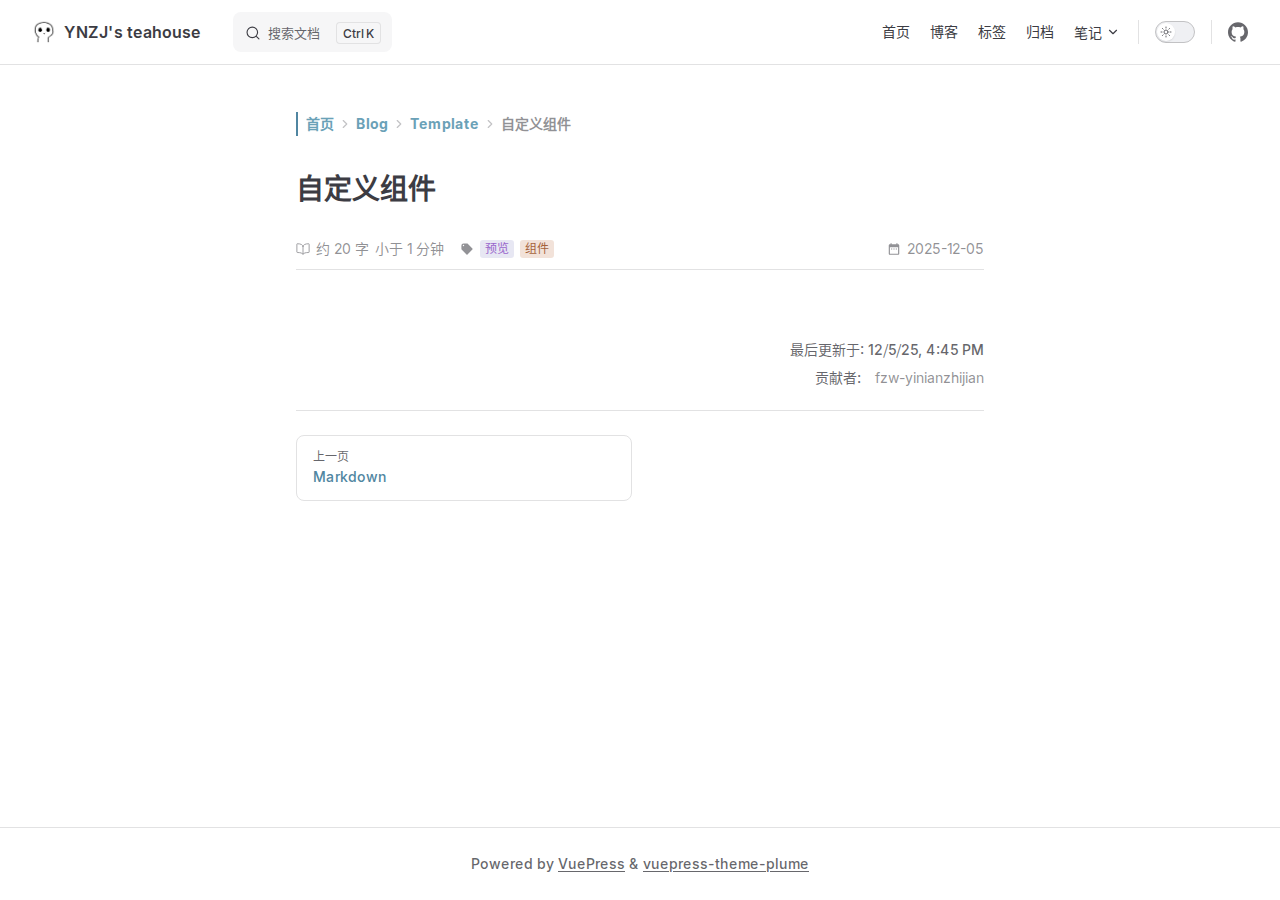
<file: blog/pvaegxvc/index.html>
<!doctype html><html lang="zh-CN"><head><meta charset="utf-8" /><meta name="viewport" content="width=device-width,initial-scale=1" /><meta name="generator" content="VuePress 2.0.0-rc.26" /><meta name="theme" content="VuePress Theme Plume 1.0.0-rc.180" /><script id="check-mac-os">document.documentElement.classList.toggle('mac', /Mac|iPhone|iPod|iPad/i.test(navigator.platform))</script><script id="check-dark-mode">;(function () {const um= localStorage.getItem('vuepress-theme-appearance') || 'auto';const sm = window.matchMedia && window.matchMedia('(prefers-color-scheme: dark)').matches;const isDark = um === 'dark' || (um !== 'light' && sm);document.documentElement.dataset.theme = isDark ? 'dark' : 'light';})();</script><link rel="icon" type="image/jpeg" href="/additionfile/avatar.jpg"><title>自定义组件 | YNZJ's teahouse</title><meta name="description" content="这是一间茶馆，进来歇歇脚 看看故事吧。"><link rel="preload" href="/assets/style-B36RCP_5.css" as="style"><link rel="stylesheet" href="/assets/style-B36RCP_5.css"><link rel="modulepreload" href="/assets/app-DtG3rPd8.js"><link rel="modulepreload" href="/assets/index.html-kX-tcCJp.js"></head><body><div id="app"><!--[--><!--[--><div class="theme-plume vp-layout" vp-container data-v-7c6b8eea><!--[--><!--[--><!--]--><!--[--><span tabindex="-1" data-v-4d4cd279></span><a href="#VPContent" class="vp-skip-link visually-hidden" data-v-4d4cd279> Skip to content </a><!--]--><!----><header class="vp-nav" data-v-7c6b8eea data-v-a0470be0><div class="vp-navbar" vp-navbar data-v-a0470be0 data-v-9262de23><div class="wrapper" data-v-9262de23><div class="container" data-v-9262de23><div class="title" data-v-9262de23><div class="vp-navbar-title" data-v-9262de23 data-v-5946b21d><a class="vp-link link no-icon title" href="/" data-v-5946b21d><!--[--><!--[--><!--]--><!--[--><!--[--><!--[--><img class="vp-image dark logo" style="" src="/additionfile/avatar.jpg" alt data-v-98b7a311><!--]--><!--[--><img class="vp-image light logo" style="" src="/additionfile/avatar.jpg" alt data-v-98b7a311><!--]--><!--]--><!--]--><span data-v-5946b21d>YNZJ&#39;s teahouse</span><!--[--><!--]--><!--]--></a></div></div><div class="content" data-v-9262de23><div class="content-body" data-v-9262de23><!--[--><!--]--><div class="vp-navbar-search search" data-v-9262de23><div class="search-wrapper" data-v-78b599e3><!----><div id="local-search" data-v-78b599e3><button type="button" class="mini-search mini-search-button" aria-label="搜索文档" data-v-78b599e3><span class="mini-search-button-container"><span class="mini-search-search-icon vpi-mini-search" aria-label="search icon"></span><span class="mini-search-button-placeholder">搜索文档</span></span><span class="mini-search-button-keys"><kbd class="mini-search-button-key"></kbd><kbd class="mini-search-button-key">K</kbd></span></button></div></div></div><!--[--><!--]--><nav aria-labelledby="main-nav-aria-label" class="vp-navbar-menu menu" data-v-9262de23 data-v-4a9db1bc><span id="main-nav-aria-label" class="visually-hidden" data-v-4a9db1bc>Main Navigation</span><!--[--><!--[--><a class="vp-link link navbar-menu-link" href="/" tabindex="0" data-v-4a9db1bc data-v-8518b132><!--[--><!----><span data-v-8518b132>首页</span><!----><!--]--></a><!--]--><!--[--><a class="vp-link link navbar-menu-link" href="/blog/" tabindex="0" data-v-4a9db1bc data-v-8518b132><!--[--><!----><span data-v-8518b132>博客</span><!----><!--]--></a><!--]--><!--[--><a class="vp-link link navbar-menu-link" href="/blog/tags/" tabindex="0" data-v-4a9db1bc data-v-8518b132><!--[--><!----><span data-v-8518b132>标签</span><!----><!--]--></a><!--]--><!--[--><a class="vp-link link navbar-menu-link" href="/blog/archives/" tabindex="0" data-v-4a9db1bc data-v-8518b132><!--[--><!----><span data-v-8518b132>归档</span><!----><!--]--></a><!--]--><!--[--><div class="vp-flyout vp-navbar-menu-group" data-v-4a9db1bc data-v-d0f42088><button type="button" class="button" aria-haspopup="true" aria-expanded="false" data-v-d0f42088><span class="text" data-v-d0f42088><!----><!----><span data-v-d0f42088>笔记</span><!----><span class="vpi-chevron-down text-icon" data-v-d0f42088></span></span></button><div class="menu" data-v-d0f42088><div class="vp-menu" data-v-d0f42088 data-v-99d56216><div class="items" data-v-99d56216><!--[--><!--[--><div class="vp-menu-link" data-v-99d56216 data-v-79805ea3><a class="vp-link link" href="/demo/" data-v-79805ea3><!--[--><!----> 示例 <!----><!--]--></a></div><!--]--><!--]--></div><!--[--><!--]--></div></div></div><!--]--><!--]--></nav><!--[--><!--]--><!----><div class="vp-navbar-appearance appearance" data-v-9262de23 data-v-f92c0b93><button class="vp-switch vp-switch-appearance" type="button" role="switch" title aria-checked="false" data-v-f92c0b93 data-v-3e51a9a7 data-v-b195be10><span class="check" data-v-b195be10><span class="icon" data-v-b195be10><!--[--><span class="vpi-sun sun" data-v-3e51a9a7></span><span class="vpi-moon moon" data-v-3e51a9a7></span><!--]--></span></span></button></div><div class="vp-social-links vp-navbar-social-links social-links" data-v-9262de23 data-v-7cd9f8a9 data-v-d4c087c6><!--[--><a class="vp-social-link no-icon" href="/" aria-label="github" target="_blank" rel="noopener" data-v-d4c087c6 data-v-60056bc7><span class="vpi-social-github" /></a><!--]--></div><div class="vp-flyout vp-navbar-extra extra" data-v-9262de23 data-v-ff142e9d data-v-d0f42088><button type="button" class="button" aria-haspopup="true" aria-expanded="false" aria-label="extra navigation" data-v-d0f42088><span class="vpi-more-horizontal icon" data-v-d0f42088></span></button><div class="menu" data-v-d0f42088><div class="vp-menu" data-v-d0f42088 data-v-99d56216><!----><!--[--><!--[--><!----><div class="group" data-v-ff142e9d><div class="item appearance" data-v-ff142e9d><p class="label" data-v-ff142e9d>外观</p><div class="appearance-action" data-v-ff142e9d><button class="vp-switch vp-switch-appearance" type="button" role="switch" title aria-checked="false" data-v-ff142e9d data-v-3e51a9a7 data-v-b195be10><span class="check" data-v-b195be10><span class="icon" data-v-b195be10><!--[--><span class="vpi-sun sun" data-v-3e51a9a7></span><span class="vpi-moon moon" data-v-3e51a9a7></span><!--]--></span></span></button></div></div></div><div class="group" data-v-ff142e9d><div class="item social-links" data-v-ff142e9d><div class="vp-social-links social-links-list" data-v-ff142e9d data-v-d4c087c6><!--[--><a class="vp-social-link no-icon" href="/" aria-label="github" target="_blank" rel="noopener" data-v-d4c087c6 data-v-60056bc7><span class="vpi-social-github" /></a><!--]--></div></div></div><!--]--><!--]--></div></div></div><!--[--><!--]--><button type="button" class="vp-navbar-hamburger hamburger" aria-label="mobile navigation" aria-expanded="false" aria-controls="nav-screen" data-v-9262de23 data-v-d6403138><span class="container" data-v-d6403138><span class="top" data-v-d6403138></span><span class="middle" data-v-d6403138></span><span class="bottom" data-v-d6403138></span></span></button></div></div></div></div><div class="divider" data-v-9262de23><div class="divider-line" data-v-9262de23></div></div></div><!----></header><!----><!----><!--[--><div id="VPContent" vp-content class="vp-content" data-v-7c6b8eea data-v-a5c7fc82><div class="vp-doc-container is-posts" data-v-a5c7fc82 data-v-4d7b467c><!--[--><!--]--><div class="container" data-v-4d7b467c><!----><div class="content" data-v-4d7b467c><div class="content-container" data-v-4d7b467c><!--[--><!--]--><main class="main" data-v-4d7b467c><nav class="vp-breadcrumb" data-v-4d7b467c data-v-d9da8e38><ol vocab="https://schema.org/" typeof="BreadcrumbList" data-v-d9da8e38><!--[--><li property="itemListElement" typeof="ListItem" data-v-d9da8e38><a class="vp-link link no-icon breadcrumb" href="/" property="item" typeof="WebPage" data-v-d9da8e38><!--[-->首页<!--]--></a><span class="vpi-chevron-right" data-v-d9da8e38></span><meta property="name" content="首页" data-v-d9da8e38><meta property="position" content="1" data-v-d9da8e38></li><li property="itemListElement" typeof="ListItem" data-v-d9da8e38><a class="vp-link link no-icon breadcrumb" href="/blog/" property="item" typeof="WebPage" data-v-d9da8e38><!--[-->Blog<!--]--></a><span class="vpi-chevron-right" data-v-d9da8e38></span><meta property="name" content="Blog" data-v-d9da8e38><meta property="position" content="2" data-v-d9da8e38></li><li property="itemListElement" typeof="ListItem" data-v-d9da8e38><a class="vp-link link no-icon breadcrumb" href="/blog/categories/?id=278c49" property="item" typeof="WebPage" data-v-d9da8e38><!--[-->Template<!--]--></a><span class="vpi-chevron-right" data-v-d9da8e38></span><meta property="name" content="Template" data-v-d9da8e38><meta property="position" content="3" data-v-d9da8e38></li><li property="itemListElement" typeof="ListItem" data-v-d9da8e38><a class="vp-link link no-icon breadcrumb current" href="/blog/pvaegxvc/" property="item" typeof="WebPage" data-v-d9da8e38><!--[-->自定义组件<!--]--></a><!----><meta property="name" content="自定义组件" data-v-d9da8e38><meta property="position" content="4" data-v-d9da8e38></li><!--]--></ol></nav><!--[--><!--]--><!--[--><div class="vp-doc-title" data-v-e97c48da><!--[--><!--]--><h1 class="page-title" data-v-e97c48da><!----> 自定义组件 <!----></h1><!--[--><!--]--></div><div class="vp-doc-meta" data-v-e97c48da><!--[--><!--]--><p class="reading-time" data-v-e97c48da><span class="vpi-books icon" data-v-e97c48da></span><span data-v-e97c48da>约 20 字</span><span data-v-e97c48da>小于 1 分钟</span></p><p data-v-e97c48da><span class="vpi-tag icon" data-v-e97c48da></span><!--[--><a class="vp-link link tag vp-tag-nszd" href="/blog/tags/?tag=预览" data-v-e97c48da><!--[-->预览<!--]--></a><a class="vp-link link tag vp-tag-95rw" href="/blog/tags/?tag=组件" data-v-e97c48da><!--[-->组件<!--]--></a><!--]--></p><!--[--><!--]--><p class="create-time" data-v-e97c48da><span class="vpi-clock icon" data-v-e97c48da></span><span data-v-e97c48da>2025-12-05</span></p></div><!--]--><!--[--><!--]--><div class="_blog_pvaegxvc_ external-link-icon-enabled vp-doc plume-content" vp-content data-v-4d7b467c><!--[--><!--]--><div data-v-4d7b467c><!----></div><!----><!----><!----></div></main><footer class="vp-doc-footer" data-v-4d7b467c data-v-712af4c0><!--[--><!--]--><!----><div class="contributors" aria-label="Contributors" data-v-712af4c0><span class="contributors-label" data-v-712af4c0>贡献者: </span><span class="contributors-info" data-v-712af4c0><!--[--><!--[--><span class="contributor" data-v-712af4c0>fzw-yinianzhijian</span><!----><!--]--><!--]--></span></div><nav class="prev-next" data-v-712af4c0><div class="pager" data-v-712af4c0><a class="vp-link link pager-link prev" href="/blog/yhv66t2e/" data-v-712af4c0><!--[--><span class="desc" data-v-712af4c0>上一页</span><span class="title" data-v-712af4c0><!----><span data-v-712af4c0>Markdown</span></span><!--]--></a></div><div class="pager" data-v-712af4c0><!----></div></nav></footer><!----><!--[--><!--]--></div></div></div><!--[--><!--]--></div></div><!--]--><button type="button" class="vp-back-to-top" aria-label="back to top" data-v-7c6b8eea style="display:none;" data-v-307e895d><span class="percent" data-allow-mismatch data-v-307e895d>0%</span><span class="show icon vpi-back-to-top" data-v-307e895d></span><svg aria-hidden="true" data-v-307e895d><circle cx="50%" cy="50%" data-allow-mismatch style="stroke-dasharray:calc(0% - 12.566370614359172px) calc(314.1592653589793% - 12.566370614359172px);" data-v-307e895d></circle></svg></button><svg xmlns="http://www.w3.org/2000/svg" width="24" height="24" viewbox="0 0 24 24" aria-label="sign down" class="vp-sign-down" aria-hidden="true" data-v-7c6b8eea style="display:none;" data-v-ca16b6fb><g fill="none" stroke="currentColor" stroke-linecap="round" stroke-linejoin="round" stroke-width="2.5" data-v-ca16b6fb><path d="m19 11l-7 6l-7-6" data-v-ca16b6fb></path><path d="m19 5l-7 6l-7-6" opacity="0.6" data-v-ca16b6fb></path></g></svg><footer class="vp-footer" vp-footer data-v-7c6b8eea data-v-0dc4f8ef><!--[--><div class="container" data-v-0dc4f8ef><div class="message" data-v-0dc4f8ef>Powered by <a target="_blank" href="https://v2.vuepress.vuejs.org/">VuePress</a> & <a target="_blank" href="https://theme-plume.vuejs.press">vuepress-theme-plume</a></div><!----></div><!--]--></footer><!--[--><!--]--><!--]--></div><!----><!--]--><!--[--><!--]--><!--]--></div><script type="module" src="/assets/app-DtG3rPd8.js" defer></script></body></html>
</file>
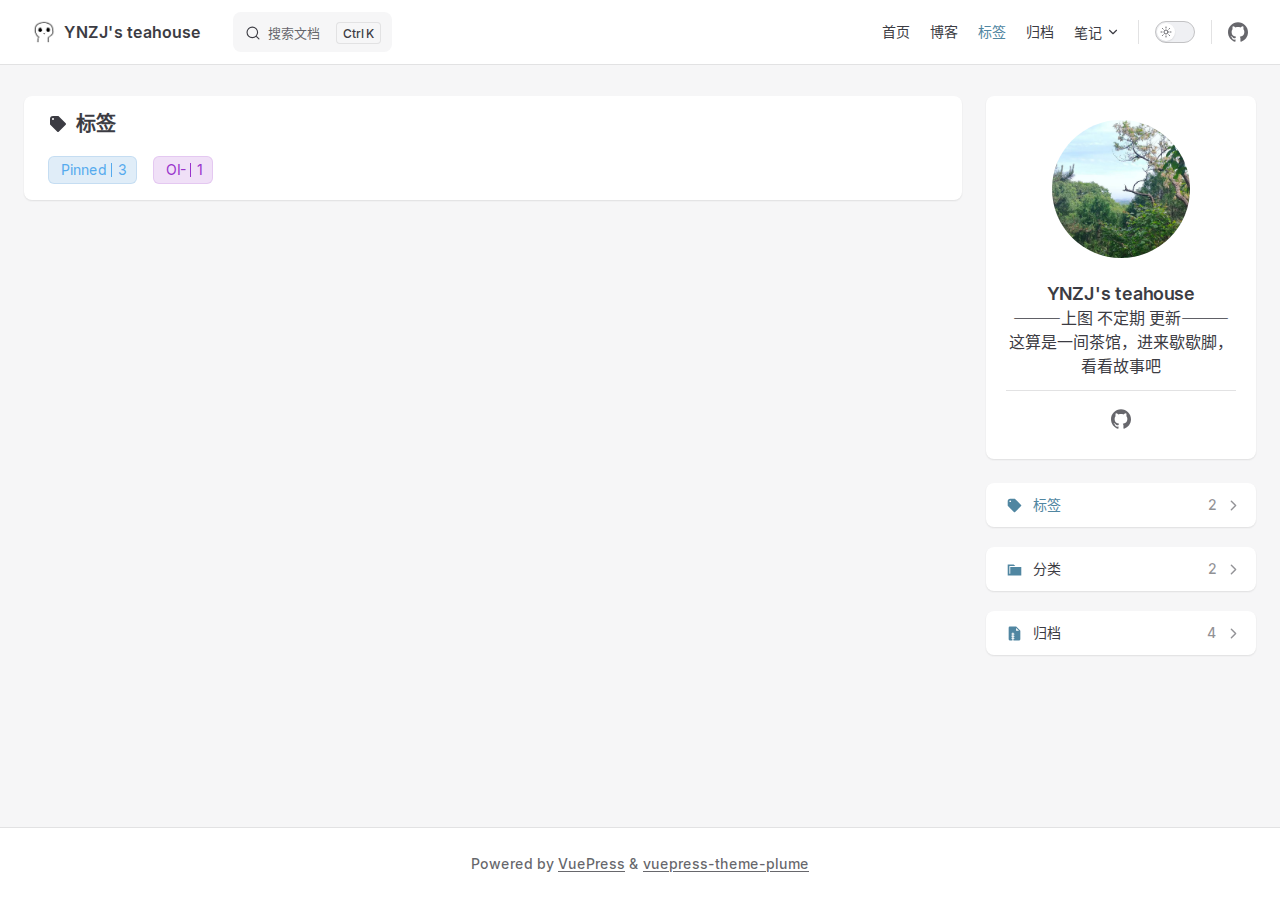
<file: blog/tags/index.html>
<!doctype html><html lang="zh-CN"><head><meta charset="utf-8" /><meta name="viewport" content="width=device-width,initial-scale=1" /><meta name="generator" content="VuePress 2.0.0-rc.26" /><meta name="theme" content="VuePress Theme Plume 1.0.0-rc.180" /><script id="check-mac-os">document.documentElement.classList.toggle('mac', /Mac|iPhone|iPod|iPad/i.test(navigator.platform))</script><script id="check-dark-mode">;(function () {const um= localStorage.getItem('vuepress-theme-appearance') || 'auto';const sm = window.matchMedia && window.matchMedia('(prefers-color-scheme: dark)').matches;const isDark = um === 'dark' || (um !== 'light' && sm);document.documentElement.dataset.theme = isDark ? 'dark' : 'light';})();</script><link rel="icon" type="image/jpeg" href="/additionfile/avatar.jpg"><title>标签 | YNZJ's teahouse</title><meta name="description" content="这是一间茶馆，进来歇歇脚 看看故事吧。"><link rel="preload" href="/assets/style-Cs8A7NO2.css" as="style"><link rel="stylesheet" href="/assets/style-Cs8A7NO2.css"><link rel="modulepreload" href="/assets/app-AuYfjFEt.js"><link rel="modulepreload" href="/assets/index.html-fq0sZmPB.js"></head><body><div id="app"><!--[--><!--[--><div class="theme-plume vp-layout" vp-container data-v-7c6b8eea><!--[--><!--[--><!--]--><!--[--><span tabindex="-1" data-v-4d4cd279></span><a href="#VPContent" class="vp-skip-link visually-hidden" data-v-4d4cd279> Skip to content </a><!--]--><!----><header class="vp-nav fixed" data-v-7c6b8eea data-v-a0470be0><div class="vp-navbar" vp-navbar data-v-a0470be0 data-v-9262de23><div class="wrapper" data-v-9262de23><div class="container" data-v-9262de23><div class="title" data-v-9262de23><div class="vp-navbar-title" data-v-9262de23 data-v-5946b21d><a class="vp-link link no-icon title" href="/" data-v-5946b21d><!--[--><!--[--><!--]--><!--[--><!--[--><!--[--><img class="vp-image dark logo" style="" src="/additionfile/avatar.jpg" alt data-v-98b7a311><!--]--><!--[--><img class="vp-image light logo" style="" src="/additionfile/avatar.jpg" alt data-v-98b7a311><!--]--><!--]--><!--]--><span data-v-5946b21d>YNZJ&#39;s teahouse</span><!--[--><!--]--><!--]--></a></div></div><div class="content" data-v-9262de23><div class="content-body" data-v-9262de23><!--[--><!--]--><div class="vp-navbar-search search" data-v-9262de23><div class="search-wrapper" data-v-78b599e3><!----><div id="local-search" data-v-78b599e3><button type="button" class="mini-search mini-search-button" aria-label="搜索文档" data-v-78b599e3><span class="mini-search-button-container"><span class="mini-search-search-icon vpi-mini-search" aria-label="search icon"></span><span class="mini-search-button-placeholder">搜索文档</span></span><span class="mini-search-button-keys"><kbd class="mini-search-button-key"></kbd><kbd class="mini-search-button-key">K</kbd></span></button></div></div></div><!--[--><!--]--><nav aria-labelledby="main-nav-aria-label" class="vp-navbar-menu menu" data-v-9262de23 data-v-4a9db1bc><span id="main-nav-aria-label" class="visually-hidden" data-v-4a9db1bc>Main Navigation</span><!--[--><!--[--><a class="vp-link link navbar-menu-link" href="/" tabindex="0" data-v-4a9db1bc data-v-8518b132><!--[--><!----><span data-v-8518b132>首页</span><!----><!--]--></a><!--]--><!--[--><a class="vp-link link navbar-menu-link" href="/blog/" tabindex="0" data-v-4a9db1bc data-v-8518b132><!--[--><!----><span data-v-8518b132>博客</span><!----><!--]--></a><!--]--><!--[--><a class="vp-link link navbar-menu-link active" href="/blog/tags/" tabindex="0" data-v-4a9db1bc data-v-8518b132><!--[--><!----><span data-v-8518b132>标签</span><!----><!--]--></a><!--]--><!--[--><a class="vp-link link navbar-menu-link" href="/blog/archives/" tabindex="0" data-v-4a9db1bc data-v-8518b132><!--[--><!----><span data-v-8518b132>归档</span><!----><!--]--></a><!--]--><!--[--><div class="vp-flyout vp-navbar-menu-group" data-v-4a9db1bc data-v-d0f42088><button type="button" class="button" aria-haspopup="true" aria-expanded="false" data-v-d0f42088><span class="text" data-v-d0f42088><!----><!----><span data-v-d0f42088>笔记</span><!----><span class="vpi-chevron-down text-icon" data-v-d0f42088></span></span></button><div class="menu" data-v-d0f42088><div class="vp-menu" data-v-d0f42088 data-v-99d56216><div class="items" data-v-99d56216><!--[--><!--[--><div class="vp-menu-link" data-v-99d56216 data-v-79805ea3><a class="vp-link link" href="/demo/" data-v-79805ea3><!--[--><!----> 示例 <!----><!--]--></a></div><!--]--><!--]--></div><!--[--><!--]--></div></div></div><!--]--><!--]--></nav><!--[--><!--]--><!----><div class="vp-navbar-appearance appearance" data-v-9262de23 data-v-f92c0b93><button class="vp-switch vp-switch-appearance" type="button" role="switch" title aria-checked="false" data-v-f92c0b93 data-v-3e51a9a7 data-v-b195be10><span class="check" data-v-b195be10><span class="icon" data-v-b195be10><!--[--><span class="vpi-sun sun" data-v-3e51a9a7></span><span class="vpi-moon moon" data-v-3e51a9a7></span><!--]--></span></span></button></div><div class="vp-social-links vp-navbar-social-links social-links" data-v-9262de23 data-v-7cd9f8a9 data-v-d4c087c6><!--[--><a class="vp-social-link no-icon" href="/" aria-label="github" target="_blank" rel="noopener" data-v-d4c087c6 data-v-60056bc7><span class="vpi-social-github" /></a><!--]--></div><div class="vp-flyout vp-navbar-extra extra" data-v-9262de23 data-v-ff142e9d data-v-d0f42088><button type="button" class="button" aria-haspopup="true" aria-expanded="false" aria-label="extra navigation" data-v-d0f42088><span class="vpi-more-horizontal icon" data-v-d0f42088></span></button><div class="menu" data-v-d0f42088><div class="vp-menu" data-v-d0f42088 data-v-99d56216><!----><!--[--><!--[--><!----><div class="group" data-v-ff142e9d><div class="item appearance" data-v-ff142e9d><p class="label" data-v-ff142e9d>外观</p><div class="appearance-action" data-v-ff142e9d><button class="vp-switch vp-switch-appearance" type="button" role="switch" title aria-checked="false" data-v-ff142e9d data-v-3e51a9a7 data-v-b195be10><span class="check" data-v-b195be10><span class="icon" data-v-b195be10><!--[--><span class="vpi-sun sun" data-v-3e51a9a7></span><span class="vpi-moon moon" data-v-3e51a9a7></span><!--]--></span></span></button></div></div></div><div class="group" data-v-ff142e9d><div class="item social-links" data-v-ff142e9d><div class="vp-social-links social-links-list" data-v-ff142e9d data-v-d4c087c6><!--[--><a class="vp-social-link no-icon" href="/" aria-label="github" target="_blank" rel="noopener" data-v-d4c087c6 data-v-60056bc7><span class="vpi-social-github" /></a><!--]--></div></div></div><!--]--><!--]--></div></div></div><!--[--><!--]--><button type="button" class="vp-navbar-hamburger hamburger" aria-label="mobile navigation" aria-expanded="false" aria-controls="nav-screen" data-v-9262de23 data-v-d6403138><span class="container" data-v-d6403138><span class="top" data-v-d6403138></span><span class="middle" data-v-d6403138></span><span class="bottom" data-v-d6403138></span></span></button></div></div></div></div><div class="divider" data-v-9262de23><div class="divider-line" data-v-9262de23></div></div></div><!----></header><!----><!----><!--[--><div id="VPContent" vp-content class="vp-content" data-v-7c6b8eea data-v-a5c7fc82><div class="vp-posts" vp-posts data-v-a5c7fc82 data-v-c09522f8><!--[--><!--]--><div class="posts-container" data-v-c09522f8><!----><div class="vp-tags" data-v-c09522f8 data-v-88394ac0><!--[--><!--]--><div class="tags-nav" data-v-88394ac0><h2 class="tags-title" data-v-88394ac0><span class="vpi-tag icon" data-v-88394ac0></span><span data-v-88394ac0>标签</span></h2><!--[--><!--]--><div class="tags" data-v-88394ac0><!--[--><p class="vp-tag-3rqi tag" data-v-88394ac0><span class="tag-name" data-v-88394ac0>Pinned</span><span class="tag-count" data-v-88394ac0>3</span></p><p class="vp-tag-vmgy tag" data-v-88394ac0><span class="tag-name" data-v-88394ac0>OI-</span><span class="tag-count" data-v-88394ac0>1</span></p><!--]--></div></div><!--[--><!--]--><!----><!--[--><!--]--></div><div class="vp-posts-aside" data-v-c09522f8 data-v-b8dbb8c8><!--[--><!--]--><div class="vp-profile" data-v-b8dbb8c8 data-v-a16dccee><p class="circle" data-v-a16dccee><img src="/additionfile/profile.jpg" alt="YNZJ&#39;s teahouse" data-v-a16dccee></p><div class="profile-info" data-v-a16dccee><h3 data-v-a16dccee>YNZJ&#39;s teahouse</h3><p data-v-a16dccee>———上图 不定期 更新———这算是一间茶馆，进来歇歇脚，看看故事吧</p><!----><!----></div><div class="profile-social" data-v-a16dccee><div class="vp-social-links" data-v-a16dccee data-v-d4c087c6><!--[--><a class="vp-social-link no-icon" href="/" aria-label="github" target="_blank" rel="noopener" data-v-d4c087c6 data-v-60056bc7><span class="vpi-social-github" /></a><!--]--></div></div></div><div class="vp-posts-nav" data-v-b8dbb8c8 data-v-6add7397><a class="vp-link link nav-link active" href="/blog/tags/" data-v-6add7397><!--[--><span class="icon icon-logo vpi-tag" data-v-6add7397></span><span class="text" data-v-6add7397>标签</span><span class="total" data-v-6add7397>2</span><span class="icon vpi-chevron-right" data-v-6add7397></span><!--]--></a><a class="vp-link link nav-link" href="/blog/categories/" data-v-6add7397><!--[--><span class="icon icon-logo vpi-category" data-v-6add7397></span><span class="text" data-v-6add7397>分类</span><span class="total" data-v-6add7397>2</span><span class="icon vpi-chevron-right" data-v-6add7397></span><!--]--></a><a class="vp-link link nav-link" href="/blog/archives/" data-v-6add7397><!--[--><span class="icon icon-logo vpi-archive" data-v-6add7397></span><span class="text" data-v-6add7397>归档</span><span class="total" data-v-6add7397>4</span><span class="icon vpi-chevron-right" data-v-6add7397></span><!--]--></a></div><!--[--><!--]--></div><!--[--><div class="vp-posts-extract" data-v-8be18d50><span class="vpi-posts-ext icon" data-v-8be18d50></span></div><div class="posts-modal" style="display:none;" data-v-8be18d50><div class="posts-modal-container" data-v-8be18d50><!--[--><!--]--><div class="profile" data-v-8be18d50><p class="avatar" data-v-8be18d50><img src="/additionfile/profile.jpg" alt="YNZJ&#39;s teahouse" data-v-8be18d50></p><div data-v-8be18d50><h3 data-v-8be18d50>YNZJ&#39;s teahouse</h3><p class="desc" data-v-8be18d50>———上图 不定期 更新———这算是一间茶馆，进来歇歇脚，看看故事吧</p><div class="profile-info" data-v-8be18d50><!----><!----></div></div></div><div class="posts-nav" data-v-8be18d50><a class="vp-link link no-icon nav-link" href="/blog/tags/" data-v-8be18d50><!--[--><span class="vpi-tag icon" data-v-8be18d50></span><span data-v-8be18d50>标签</span><!--]--></a><a class="vp-link link no-icon nav-link" href="/blog/categories/" data-v-8be18d50><!--[--><span class="vpi-category icon" data-v-8be18d50></span><span data-v-8be18d50>分类</span><!--]--></a><a class="vp-link link no-icon nav-link" href="/blog/archives/" data-v-8be18d50><!--[--><span class="vpi-archive icon" data-v-8be18d50></span><span data-v-8be18d50>归档</span><!--]--></a></div><!--[--><!--]--></div></div><!--]--></div><!--[--><!--]--></div></div><!--]--><button type="button" class="vp-back-to-top" aria-label="back to top" data-v-7c6b8eea style="display:none;" data-v-307e895d><span class="percent" data-allow-mismatch data-v-307e895d>0%</span><span class="show icon vpi-back-to-top" data-v-307e895d></span><svg aria-hidden="true" data-v-307e895d><circle cx="50%" cy="50%" data-allow-mismatch style="stroke-dasharray:calc(0% - 12.566370614359172px) calc(314.1592653589793% - 12.566370614359172px);" data-v-307e895d></circle></svg></button><svg xmlns="http://www.w3.org/2000/svg" width="24" height="24" viewbox="0 0 24 24" aria-label="sign down" class="vp-sign-down" aria-hidden="true" data-v-7c6b8eea style="display:none;" data-v-ca16b6fb><g fill="none" stroke="currentColor" stroke-linecap="round" stroke-linejoin="round" stroke-width="2.5" data-v-ca16b6fb><path d="m19 11l-7 6l-7-6" data-v-ca16b6fb></path><path d="m19 5l-7 6l-7-6" opacity="0.6" data-v-ca16b6fb></path></g></svg><footer class="vp-footer" vp-footer data-v-7c6b8eea data-v-0dc4f8ef><!--[--><div class="container" data-v-0dc4f8ef><div class="message" data-v-0dc4f8ef>Powered by <a target="_blank" href="https://v2.vuepress.vuejs.org/">VuePress</a> & <a target="_blank" href="https://theme-plume.vuejs.press">vuepress-theme-plume</a></div><!----></div><!--]--></footer><!--[--><!--]--><!--]--></div><!----><!--]--><!--[--><!--]--><!--]--></div><script type="module" src="/assets/app-AuYfjFEt.js" defer></script></body></html>
</file>
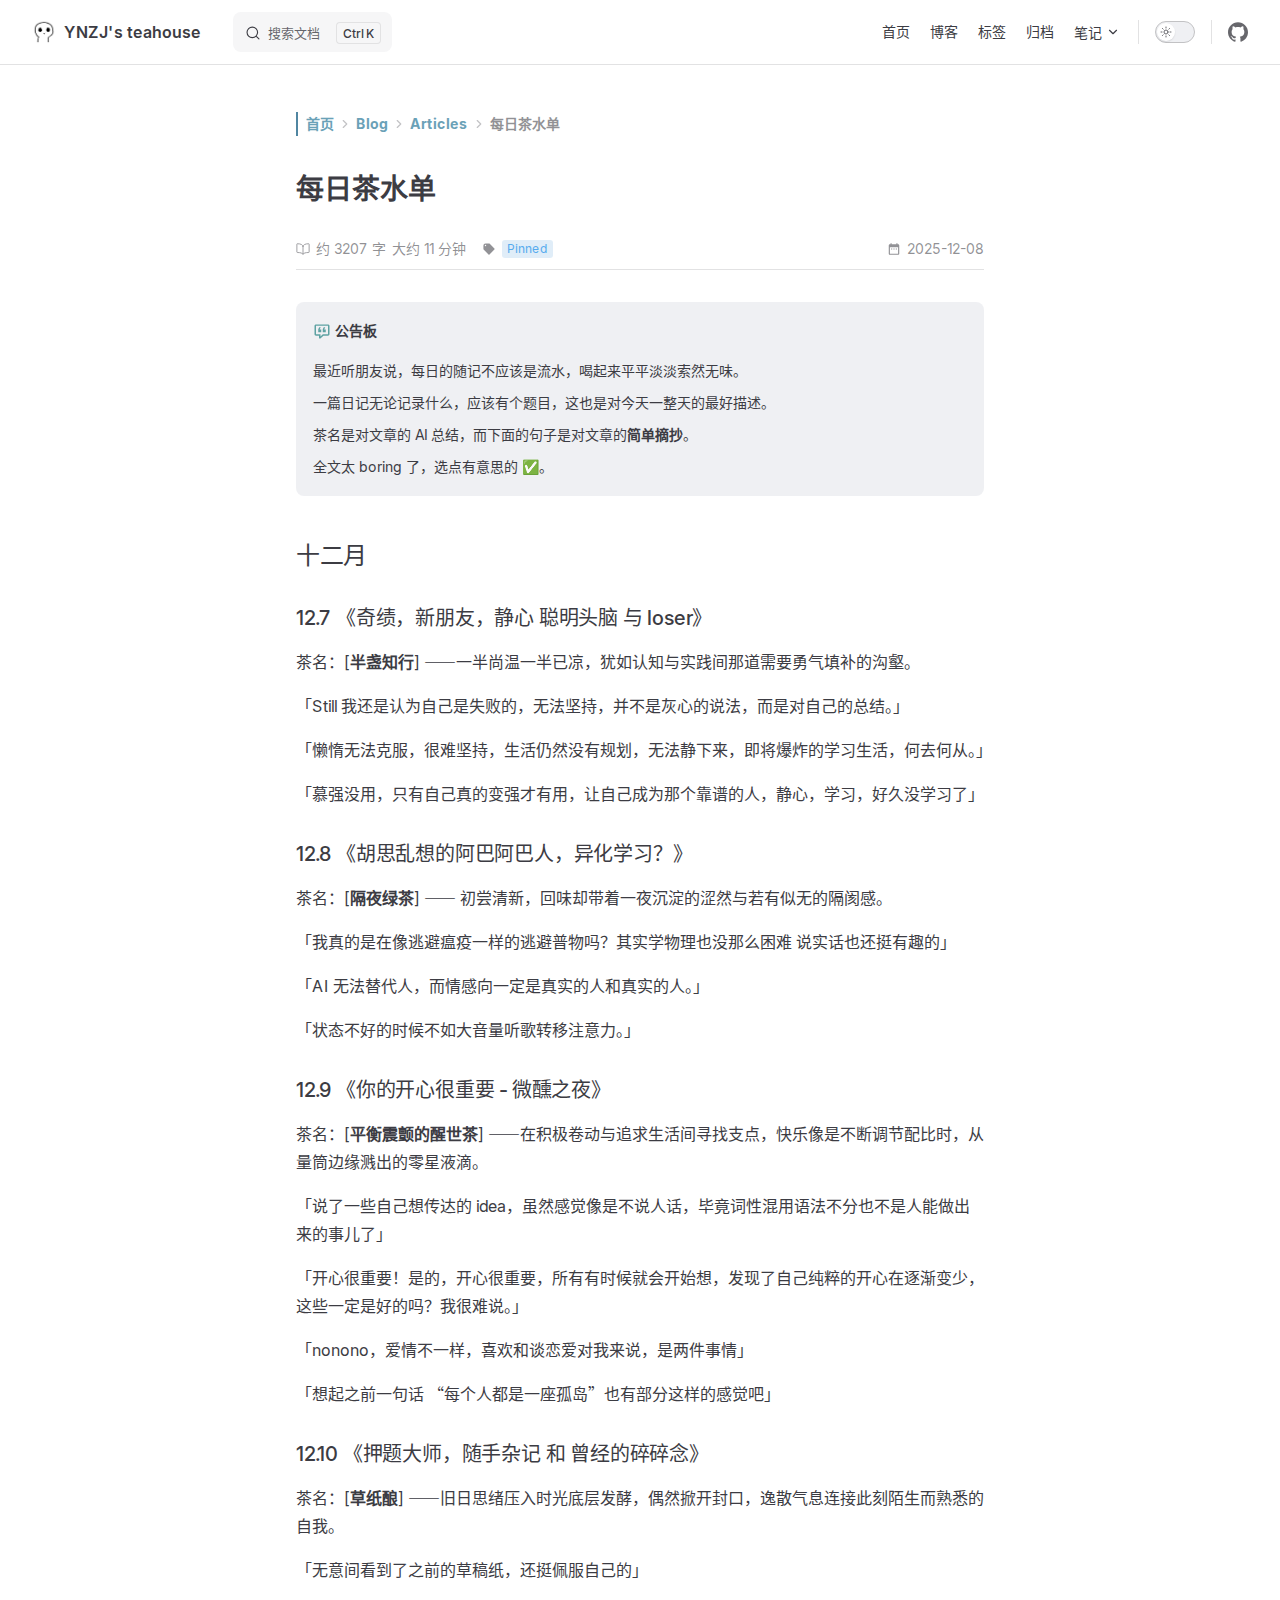
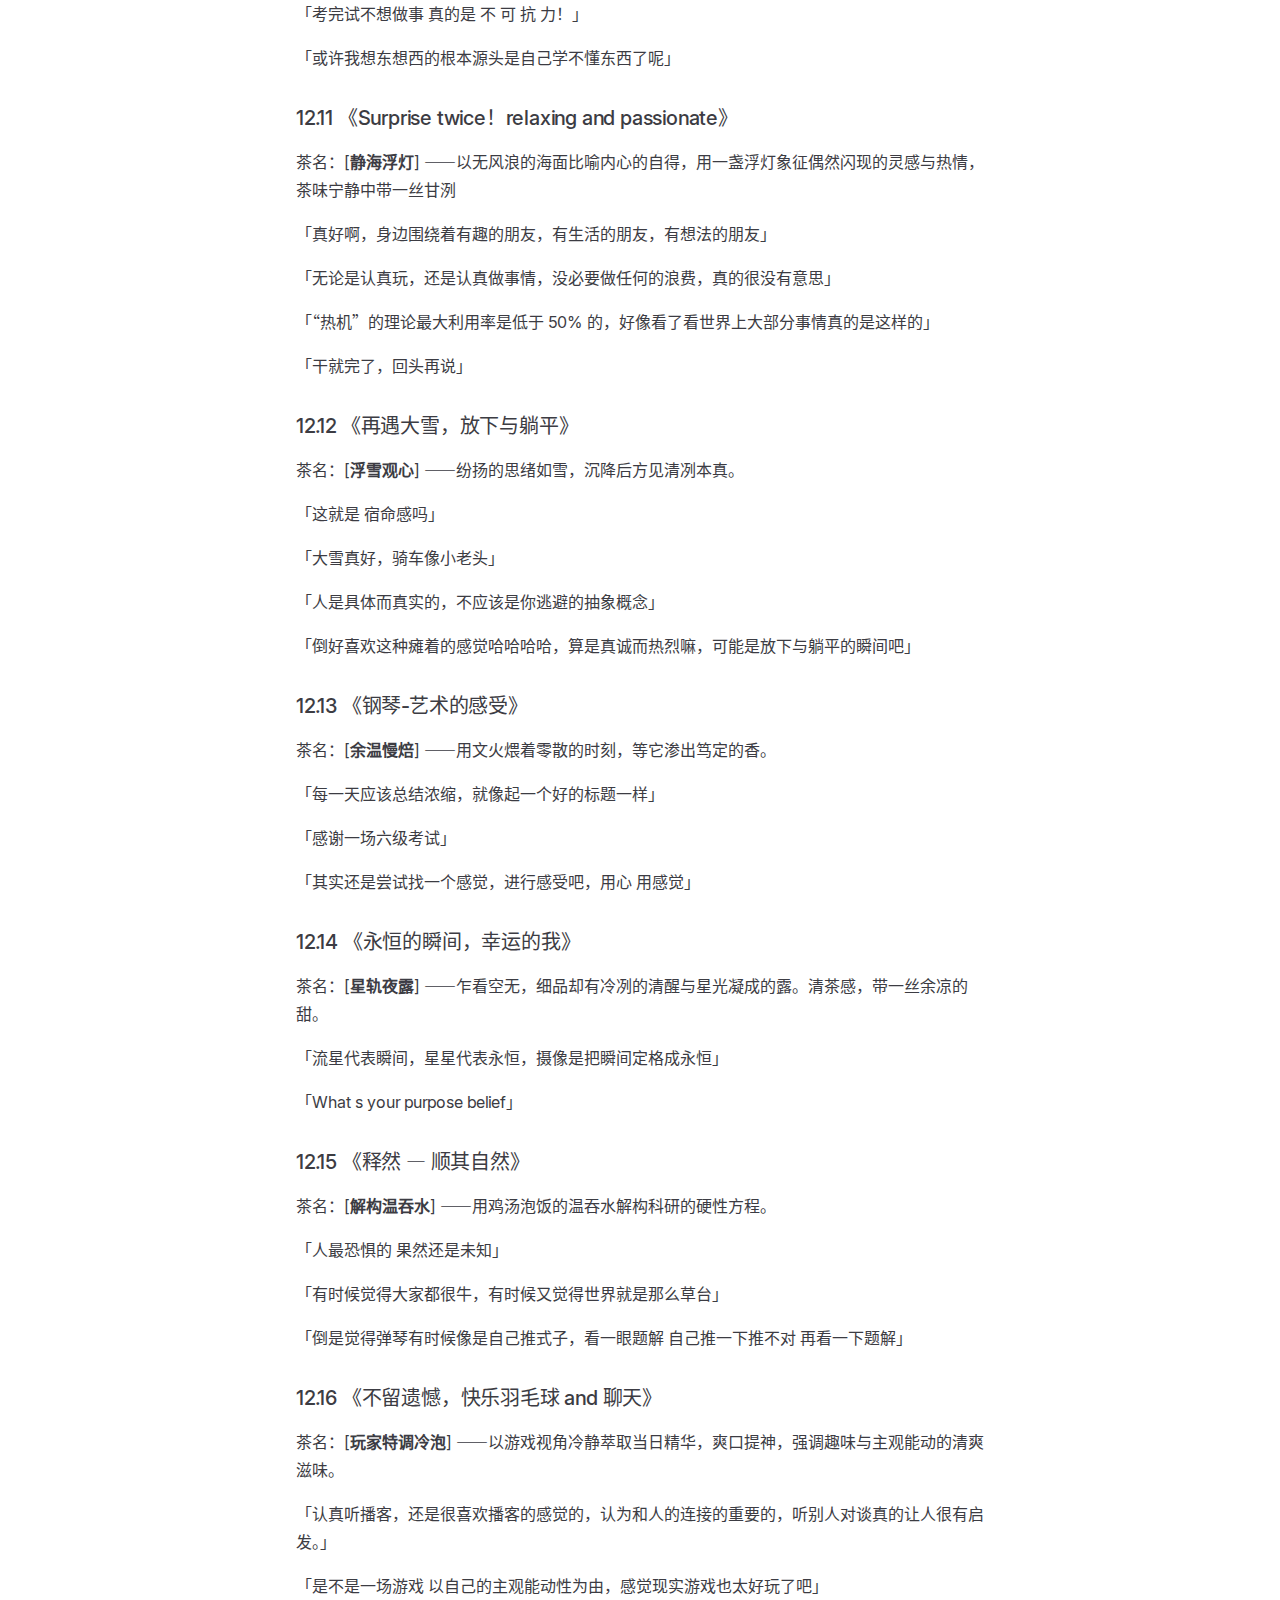
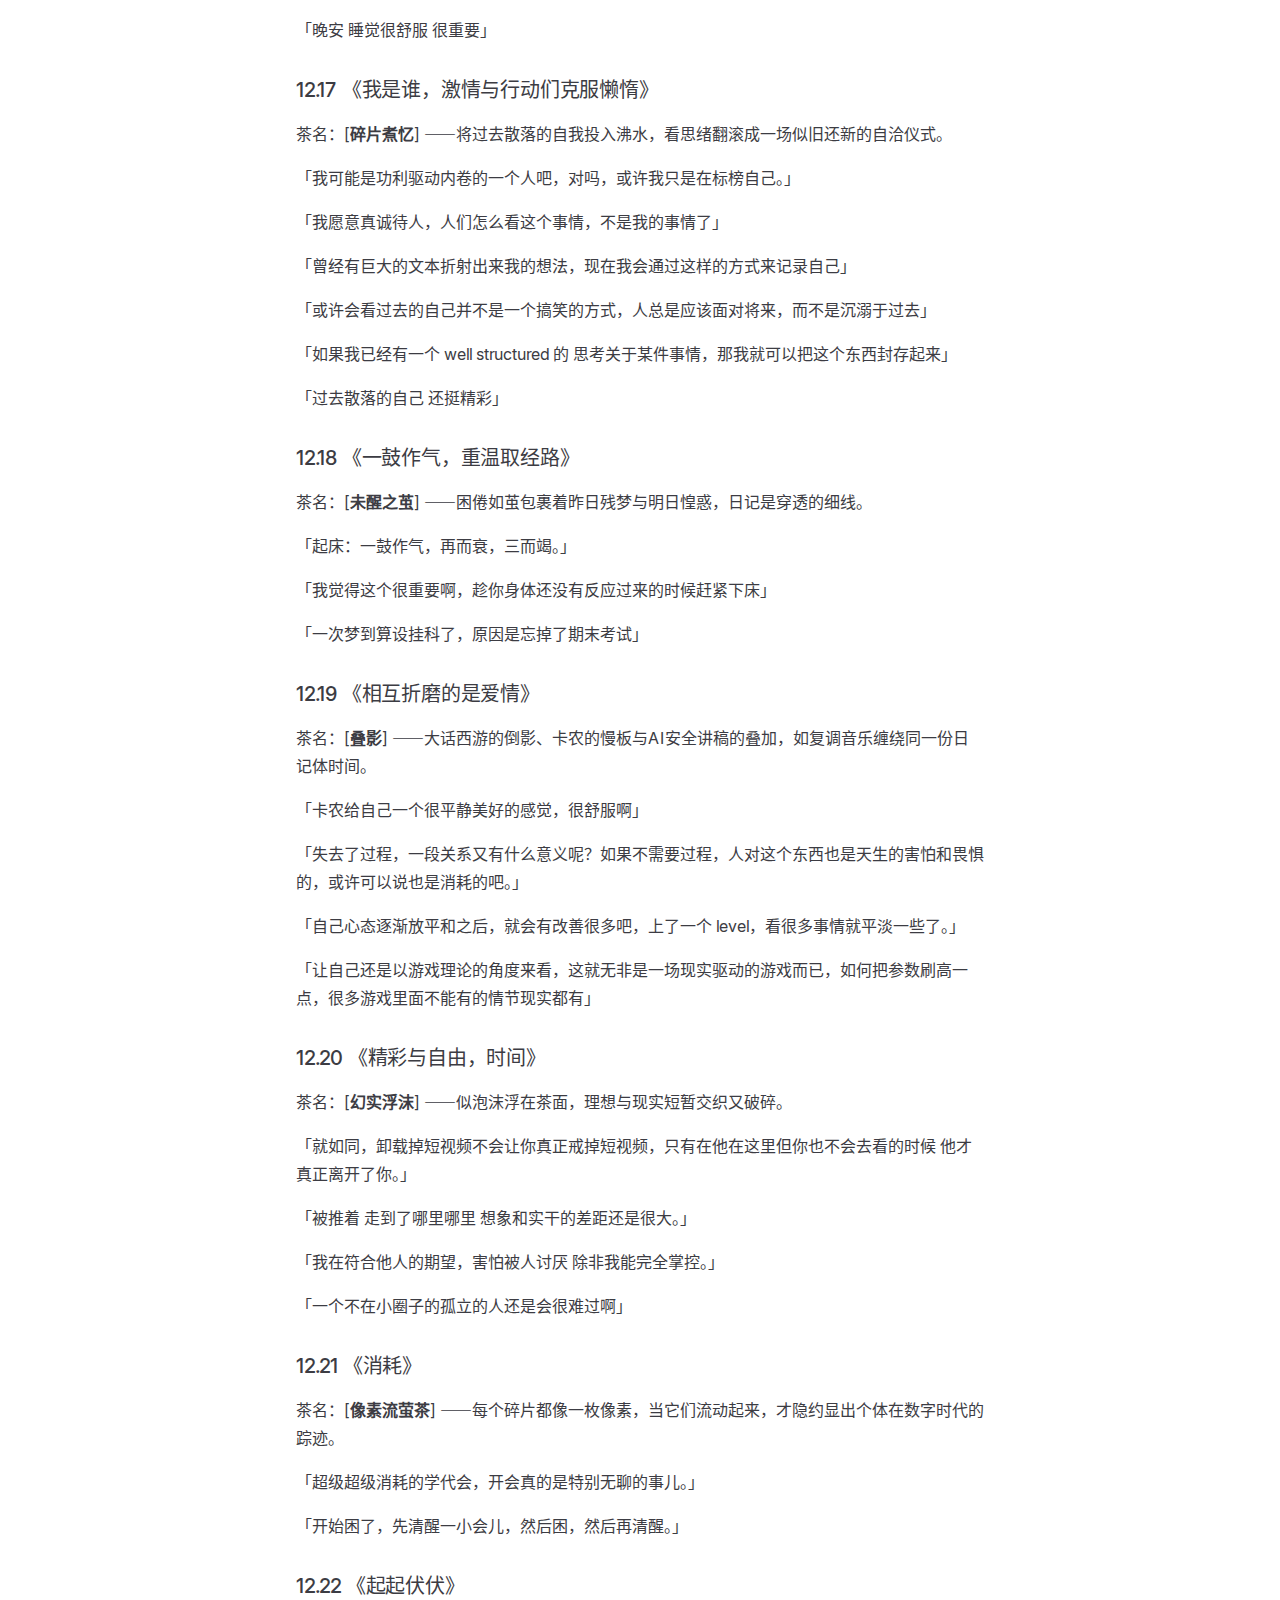
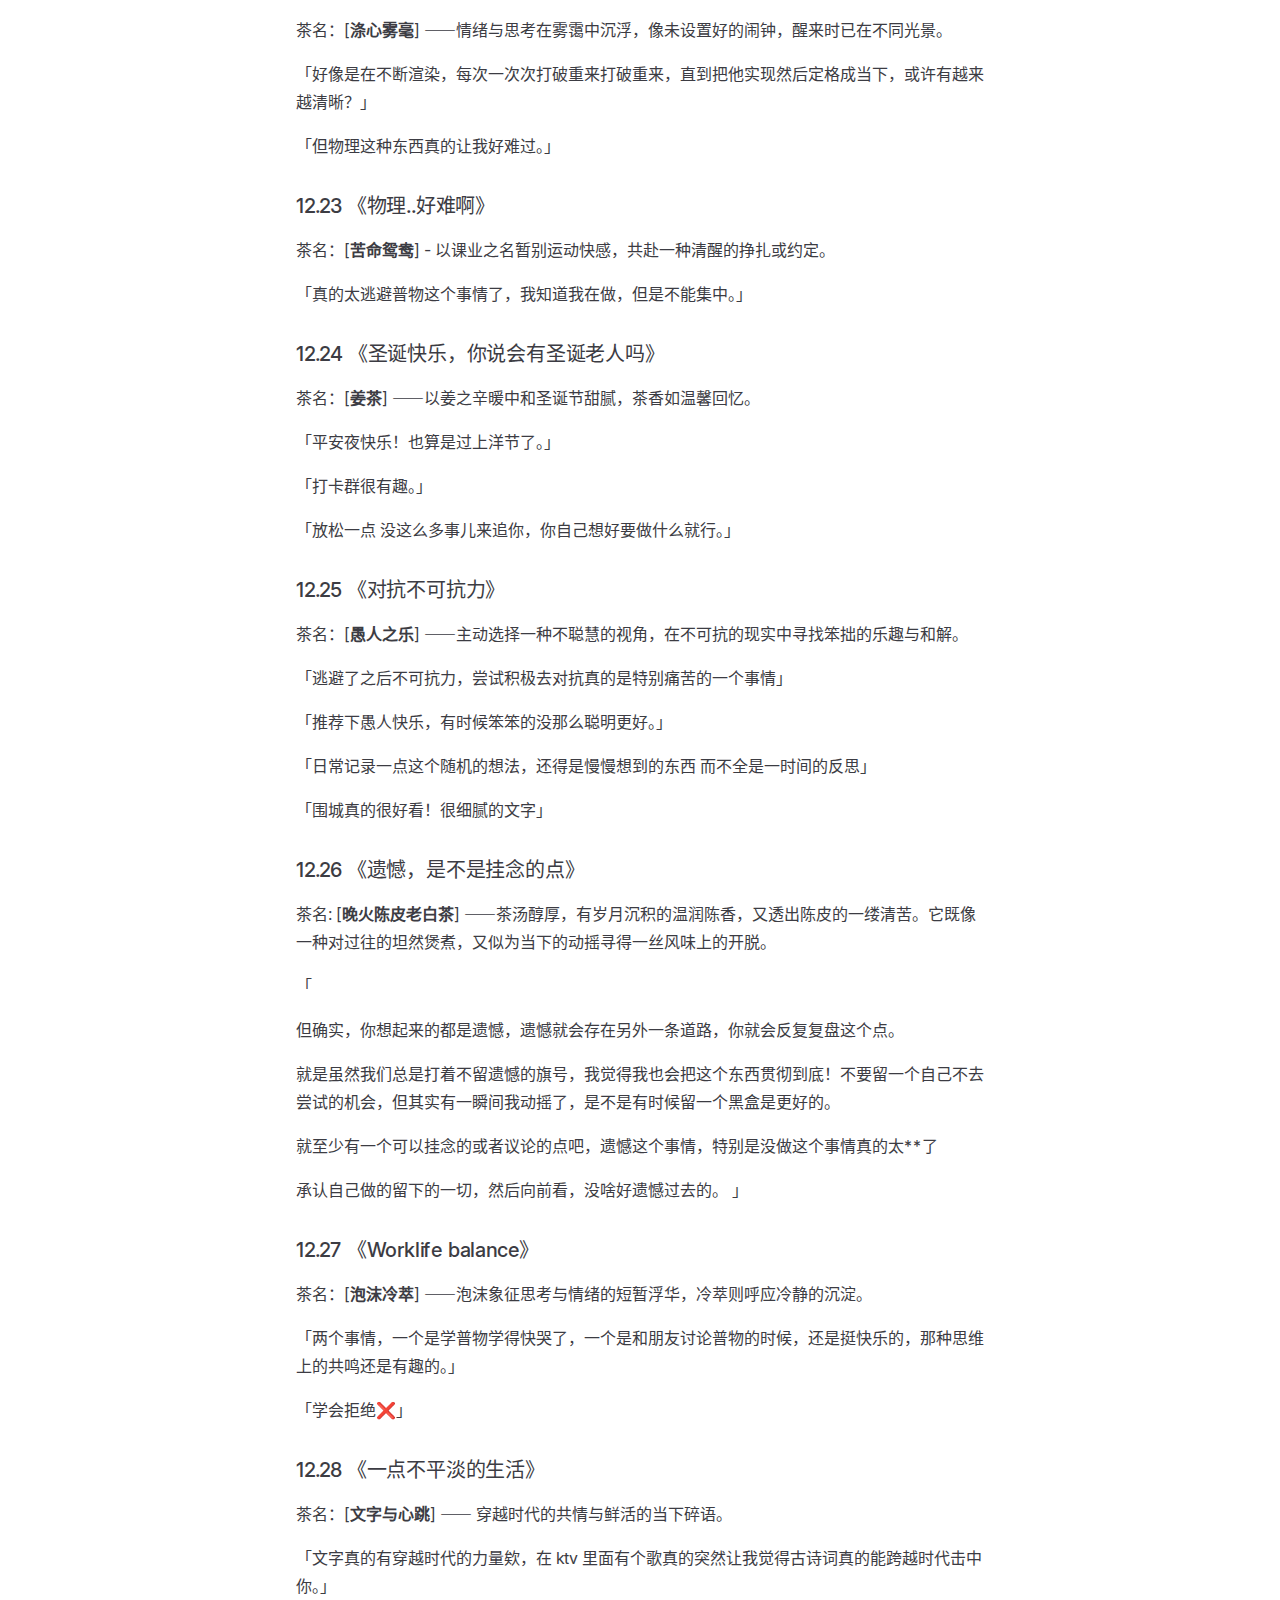
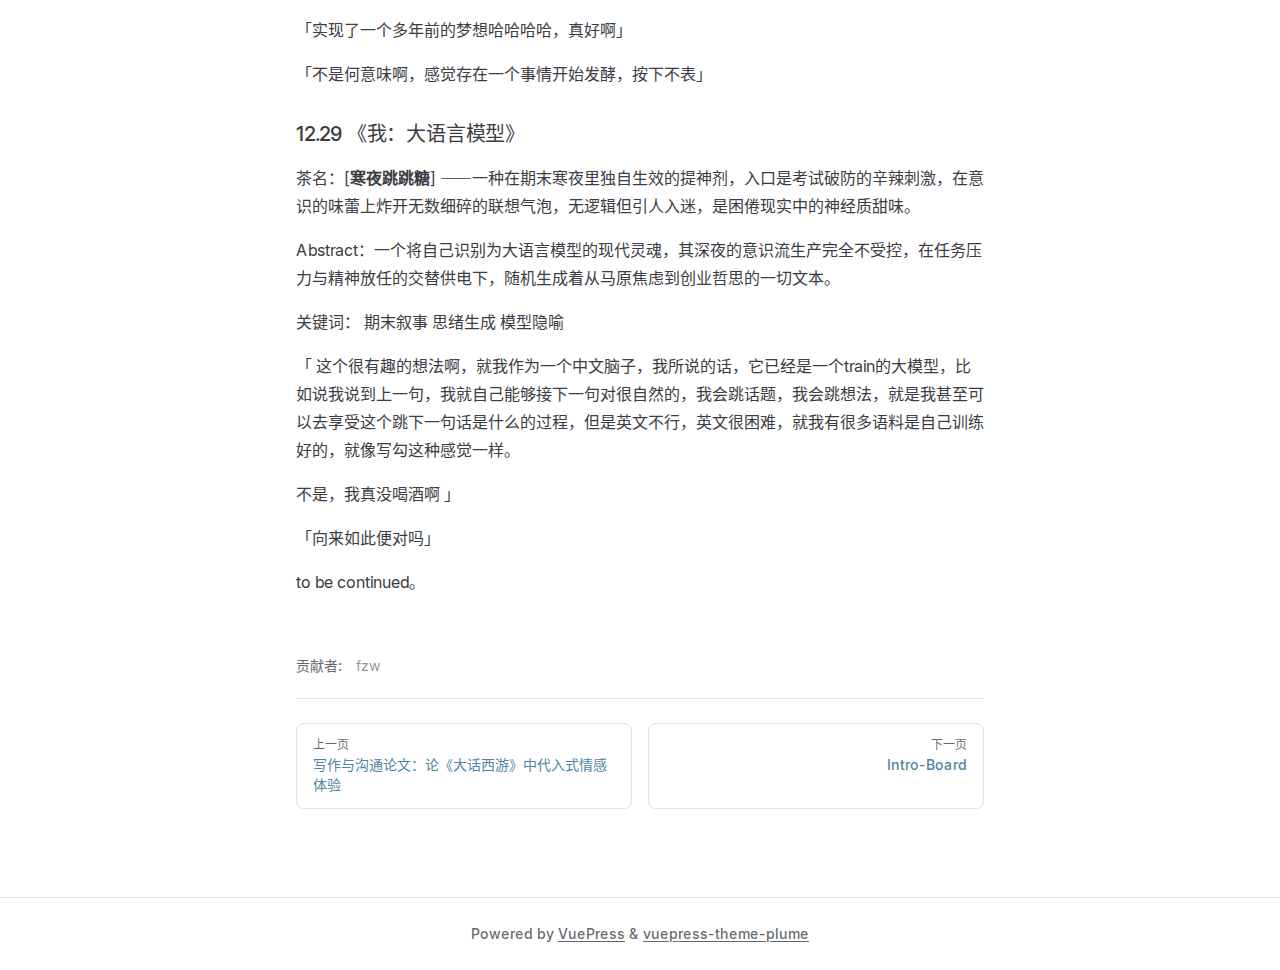
<file: blog/Today's Drink/index.html>
<!doctype html><html lang="zh-CN"><head><meta charset="utf-8" /><meta name="viewport" content="width=device-width,initial-scale=1" /><meta name="generator" content="VuePress 2.0.0-rc.26" /><meta name="theme" content="VuePress Theme Plume 1.0.0-rc.180" /><script id="check-mac-os">document.documentElement.classList.toggle('mac', /Mac|iPhone|iPod|iPad/i.test(navigator.platform))</script><script id="check-dark-mode">;(function () {const um= localStorage.getItem('vuepress-theme-appearance') || 'auto';const sm = window.matchMedia && window.matchMedia('(prefers-color-scheme: dark)').matches;const isDark = um === 'dark' || (um !== 'light' && sm);document.documentElement.dataset.theme = isDark ? 'dark' : 'light';})();</script><link rel="icon" type="image/jpeg" href="/additionfile/avatar.jpg"><title>每日茶水单 | YNZJ's teahouse</title><meta name="description" content="这是一间茶馆，进来歇歇脚 看看故事吧。"><link rel="preload" href="/assets/style-Cs8A7NO2.css" as="style"><link rel="stylesheet" href="/assets/style-Cs8A7NO2.css"><link rel="modulepreload" href="/assets/app-AuYfjFEt.js"><link rel="modulepreload" href="/assets/index.html-B13jC1-i.js"></head><body><div id="app"><!--[--><!--[--><div class="theme-plume vp-layout" vp-container data-v-7c6b8eea><!--[--><!--[--><!--]--><!--[--><span tabindex="-1" data-v-4d4cd279></span><a href="#VPContent" class="vp-skip-link visually-hidden" data-v-4d4cd279> Skip to content </a><!--]--><!----><header class="vp-nav" data-v-7c6b8eea data-v-a0470be0><div class="vp-navbar" vp-navbar data-v-a0470be0 data-v-9262de23><div class="wrapper" data-v-9262de23><div class="container" data-v-9262de23><div class="title" data-v-9262de23><div class="vp-navbar-title" data-v-9262de23 data-v-5946b21d><a class="vp-link link no-icon title" href="/" data-v-5946b21d><!--[--><!--[--><!--]--><!--[--><!--[--><!--[--><img class="vp-image dark logo" style="" src="/additionfile/avatar.jpg" alt data-v-98b7a311><!--]--><!--[--><img class="vp-image light logo" style="" src="/additionfile/avatar.jpg" alt data-v-98b7a311><!--]--><!--]--><!--]--><span data-v-5946b21d>YNZJ&#39;s teahouse</span><!--[--><!--]--><!--]--></a></div></div><div class="content" data-v-9262de23><div class="content-body" data-v-9262de23><!--[--><!--]--><div class="vp-navbar-search search" data-v-9262de23><div class="search-wrapper" data-v-78b599e3><!----><div id="local-search" data-v-78b599e3><button type="button" class="mini-search mini-search-button" aria-label="搜索文档" data-v-78b599e3><span class="mini-search-button-container"><span class="mini-search-search-icon vpi-mini-search" aria-label="search icon"></span><span class="mini-search-button-placeholder">搜索文档</span></span><span class="mini-search-button-keys"><kbd class="mini-search-button-key"></kbd><kbd class="mini-search-button-key">K</kbd></span></button></div></div></div><!--[--><!--]--><nav aria-labelledby="main-nav-aria-label" class="vp-navbar-menu menu" data-v-9262de23 data-v-4a9db1bc><span id="main-nav-aria-label" class="visually-hidden" data-v-4a9db1bc>Main Navigation</span><!--[--><!--[--><a class="vp-link link navbar-menu-link" href="/" tabindex="0" data-v-4a9db1bc data-v-8518b132><!--[--><!----><span data-v-8518b132>首页</span><!----><!--]--></a><!--]--><!--[--><a class="vp-link link navbar-menu-link" href="/blog/" tabindex="0" data-v-4a9db1bc data-v-8518b132><!--[--><!----><span data-v-8518b132>博客</span><!----><!--]--></a><!--]--><!--[--><a class="vp-link link navbar-menu-link" href="/blog/tags/" tabindex="0" data-v-4a9db1bc data-v-8518b132><!--[--><!----><span data-v-8518b132>标签</span><!----><!--]--></a><!--]--><!--[--><a class="vp-link link navbar-menu-link" href="/blog/archives/" tabindex="0" data-v-4a9db1bc data-v-8518b132><!--[--><!----><span data-v-8518b132>归档</span><!----><!--]--></a><!--]--><!--[--><div class="vp-flyout vp-navbar-menu-group" data-v-4a9db1bc data-v-d0f42088><button type="button" class="button" aria-haspopup="true" aria-expanded="false" data-v-d0f42088><span class="text" data-v-d0f42088><!----><!----><span data-v-d0f42088>笔记</span><!----><span class="vpi-chevron-down text-icon" data-v-d0f42088></span></span></button><div class="menu" data-v-d0f42088><div class="vp-menu" data-v-d0f42088 data-v-99d56216><div class="items" data-v-99d56216><!--[--><!--[--><div class="vp-menu-link" data-v-99d56216 data-v-79805ea3><a class="vp-link link" href="/demo/" data-v-79805ea3><!--[--><!----> 示例 <!----><!--]--></a></div><!--]--><!--]--></div><!--[--><!--]--></div></div></div><!--]--><!--]--></nav><!--[--><!--]--><!----><div class="vp-navbar-appearance appearance" data-v-9262de23 data-v-f92c0b93><button class="vp-switch vp-switch-appearance" type="button" role="switch" title aria-checked="false" data-v-f92c0b93 data-v-3e51a9a7 data-v-b195be10><span class="check" data-v-b195be10><span class="icon" data-v-b195be10><!--[--><span class="vpi-sun sun" data-v-3e51a9a7></span><span class="vpi-moon moon" data-v-3e51a9a7></span><!--]--></span></span></button></div><div class="vp-social-links vp-navbar-social-links social-links" data-v-9262de23 data-v-7cd9f8a9 data-v-d4c087c6><!--[--><a class="vp-social-link no-icon" href="/" aria-label="github" target="_blank" rel="noopener" data-v-d4c087c6 data-v-60056bc7><span class="vpi-social-github" /></a><!--]--></div><div class="vp-flyout vp-navbar-extra extra" data-v-9262de23 data-v-ff142e9d data-v-d0f42088><button type="button" class="button" aria-haspopup="true" aria-expanded="false" aria-label="extra navigation" data-v-d0f42088><span class="vpi-more-horizontal icon" data-v-d0f42088></span></button><div class="menu" data-v-d0f42088><div class="vp-menu" data-v-d0f42088 data-v-99d56216><!----><!--[--><!--[--><!----><div class="group" data-v-ff142e9d><div class="item appearance" data-v-ff142e9d><p class="label" data-v-ff142e9d>外观</p><div class="appearance-action" data-v-ff142e9d><button class="vp-switch vp-switch-appearance" type="button" role="switch" title aria-checked="false" data-v-ff142e9d data-v-3e51a9a7 data-v-b195be10><span class="check" data-v-b195be10><span class="icon" data-v-b195be10><!--[--><span class="vpi-sun sun" data-v-3e51a9a7></span><span class="vpi-moon moon" data-v-3e51a9a7></span><!--]--></span></span></button></div></div></div><div class="group" data-v-ff142e9d><div class="item social-links" data-v-ff142e9d><div class="vp-social-links social-links-list" data-v-ff142e9d data-v-d4c087c6><!--[--><a class="vp-social-link no-icon" href="/" aria-label="github" target="_blank" rel="noopener" data-v-d4c087c6 data-v-60056bc7><span class="vpi-social-github" /></a><!--]--></div></div></div><!--]--><!--]--></div></div></div><!--[--><!--]--><button type="button" class="vp-navbar-hamburger hamburger" aria-label="mobile navigation" aria-expanded="false" aria-controls="nav-screen" data-v-9262de23 data-v-d6403138><span class="container" data-v-d6403138><span class="top" data-v-d6403138></span><span class="middle" data-v-d6403138></span><span class="bottom" data-v-d6403138></span></span></button></div></div></div></div><div class="divider" data-v-9262de23><div class="divider-line" data-v-9262de23></div></div></div><!----></header><!----><!----><!--[--><div id="VPContent" vp-content class="vp-content" data-v-7c6b8eea data-v-a5c7fc82><div class="vp-doc-container is-posts" data-v-a5c7fc82 data-v-4d7b467c><!--[--><!--]--><div class="container" data-v-4d7b467c><!----><div class="content" data-v-4d7b467c><div class="content-container" data-v-4d7b467c><!--[--><!--]--><main class="main" data-v-4d7b467c><nav class="vp-breadcrumb" data-v-4d7b467c data-v-d9da8e38><ol vocab="https://schema.org/" typeof="BreadcrumbList" data-v-d9da8e38><!--[--><li property="itemListElement" typeof="ListItem" data-v-d9da8e38><a class="vp-link link no-icon breadcrumb" href="/" property="item" typeof="WebPage" data-v-d9da8e38><!--[-->首页<!--]--></a><span class="vpi-chevron-right" data-v-d9da8e38></span><meta property="name" content="首页" data-v-d9da8e38><meta property="position" content="1" data-v-d9da8e38></li><li property="itemListElement" typeof="ListItem" data-v-d9da8e38><a class="vp-link link no-icon breadcrumb" href="/blog/" property="item" typeof="WebPage" data-v-d9da8e38><!--[-->Blog<!--]--></a><span class="vpi-chevron-right" data-v-d9da8e38></span><meta property="name" content="Blog" data-v-d9da8e38><meta property="position" content="2" data-v-d9da8e38></li><li property="itemListElement" typeof="ListItem" data-v-d9da8e38><a class="vp-link link no-icon breadcrumb" href="/blog/categories/?id=7978b6" property="item" typeof="WebPage" data-v-d9da8e38><!--[-->Articles<!--]--></a><span class="vpi-chevron-right" data-v-d9da8e38></span><meta property="name" content="Articles" data-v-d9da8e38><meta property="position" content="3" data-v-d9da8e38></li><li property="itemListElement" typeof="ListItem" data-v-d9da8e38><a class="vp-link link no-icon breadcrumb current" href="/blog/Today&#39;s%20Drink/" property="item" typeof="WebPage" data-v-d9da8e38><!--[-->每日茶水单<!--]--></a><!----><meta property="name" content="每日茶水单" data-v-d9da8e38><meta property="position" content="4" data-v-d9da8e38></li><!--]--></ol></nav><!--[--><!--]--><!--[--><div class="vp-doc-title" data-v-e97c48da><!--[--><!--]--><h1 class="page-title" data-v-e97c48da><!----> 每日茶水单 <!----></h1><!--[--><!--]--></div><div class="vp-doc-meta" data-v-e97c48da><!--[--><!--]--><p class="reading-time" data-v-e97c48da><span class="vpi-books icon" data-v-e97c48da></span><span data-v-e97c48da>约 3207 字</span><span data-v-e97c48da>大约 11 分钟</span></p><p data-v-e97c48da><span class="vpi-tag icon" data-v-e97c48da></span><!--[--><a class="vp-link link tag vp-tag-3rqi" href="/blog/tags/?tag=Pinned" data-v-e97c48da><!--[-->Pinned<!--]--></a><!--]--></p><!--[--><!--]--><p class="create-time" data-v-e97c48da><span class="vpi-clock icon" data-v-e97c48da></span><span data-v-e97c48da>2025-12-08</span></p></div><!--]--><!--[--><!--]--><div class="_blog_Today&#39;s%20Drink_ external-link-icon-enabled vp-doc plume-content" vp-content data-v-4d7b467c><!--[--><!--]--><div data-v-4d7b467c><div class="hint-container note"><p class="hint-container-title">公告板</p><p>最近听朋友说，每日的随记不应该是流水，喝起来平平淡淡索然无味。</p><p>一篇日记无论记录什么，应该有个题目，这也是对今天一整天的最好描述。</p><p>茶名是对文章的 AI 总结，而下面的句子是对文章的<strong>简单摘抄</strong>。</p><p>全文太 boring 了，选点有意思的 ✅。</p></div><h2 id="十二月" tabindex="-1"><a class="header-anchor" href="#十二月"><span>十二月</span></a></h2><h3 id="_12-7-《奇绩-新朋友-静心-聪明头脑-与-loser》" tabindex="-1"><a class="header-anchor" href="#_12-7-《奇绩-新朋友-静心-聪明头脑-与-loser》"><span>12.7 《奇绩，新朋友，静心 聪明头脑 与 loser》</span></a></h3><p>茶名：[<strong>半盏知行</strong>] ——一半尚温一半已凉，犹如认知与实践间那道需要勇气填补的沟壑。</p><p>「Still 我还是认为自己是失败的，无法坚持，并不是灰心的说法，而是对自己的总结。」</p><p>「懒惰无法克服，很难坚持，生活仍然没有规划，无法静下来，即将爆炸的学习生活，何去何从。」</p><p>「慕强没用，只有自己真的变强才有用，让自己成为那个靠谱的人，静心，学习，好久没学习了」</p><h3 id="_12-8-《胡思乱想的阿巴阿巴人-异化学习-》" tabindex="-1"><a class="header-anchor" href="#_12-8-《胡思乱想的阿巴阿巴人-异化学习-》"><span>12.8 《胡思乱想的阿巴阿巴人，异化学习？》</span></a></h3><p>茶名：[<strong>隔夜绿茶</strong>] —— 初尝清新，回味却带着一夜沉淀的涩然与若有似无的隔阂感。</p><p>「我真的是在像逃避瘟疫一样的逃避普物吗？其实学物理也没那么困难 说实话也还挺有趣的」</p><p>「AI 无法替代人，而情感向一定是真实的人和真实的人。」</p><p>「状态不好的时候不如大音量听歌转移注意力。」</p><h3 id="_12-9-《你的开心很重要-微醺之夜》" tabindex="-1"><a class="header-anchor" href="#_12-9-《你的开心很重要-微醺之夜》"><span>12.9 《你的开心很重要 - 微醺之夜》</span></a></h3><p>茶名：[<strong>平衡震颤的醒世茶</strong>] ——在积极卷动与追求生活间寻找支点，快乐像是不断调节配比时，从量筒边缘溅出的零星液滴。</p><p>「说了一些自己想传达的 idea，虽然感觉像是不说人话，毕竟词性混用语法不分也不是人能做出来的事儿了」</p><p>「开心很重要！是的，开心很重要，所有有时候就会开始想，发现了自己纯粹的开心在逐渐变少，这些一定是好的吗？我很难说。」</p><p>「nonono，爱情不一样，喜欢和谈恋爱对我来说，是两件事情」</p><p>「想起之前一句话 “每个人都是一座孤岛”也有部分这样的感觉吧」</p><h3 id="_12-10-《押题大师-随手杂记-和-曾经的碎碎念》" tabindex="-1"><a class="header-anchor" href="#_12-10-《押题大师-随手杂记-和-曾经的碎碎念》"><span>12.10 《押题大师，随手杂记 和 曾经的碎碎念》</span></a></h3><p>茶名：[<strong>草纸酿</strong>] ——旧日思绪压入时光底层发酵，偶然掀开封口，逸散气息连接此刻陌生而熟悉的自我。</p><p>「无意间看到了之前的草稿纸，还挺佩服自己的」</p><p>「考完试不想做事 真的是 不 可 抗 力！」</p><p>「或许我想东想西的根本源头是自己学不懂东西了呢」</p><h3 id="_12-11-《surprise-twice-relaxing-and-passionate》" tabindex="-1"><a class="header-anchor" href="#_12-11-《surprise-twice-relaxing-and-passionate》"><span>12.11 《Surprise twice！relaxing and passionate》</span></a></h3><p>茶名：[<strong>静海浮灯</strong>] ——以无风浪的海面比喻内心的自得，用一盏浮灯象征偶然闪现的灵感与热情，茶味宁静中带一丝甘洌</p><p>「真好啊，身边围绕着有趣的朋友，有生活的朋友，有想法的朋友」</p><p>「无论是认真玩，还是认真做事情，没必要做任何的浪费，真的很没有意思」</p><p>「“热机”的理论最大利用率是低于 50% 的，好像看了看世界上大部分事情真的是这样的」</p><p>「干就完了，回头再说」</p><h3 id="_12-12-《再遇大雪-放下与躺平》" tabindex="-1"><a class="header-anchor" href="#_12-12-《再遇大雪-放下与躺平》"><span>12.12 《再遇大雪，放下与躺平》</span></a></h3><p>茶名：[<strong>浮雪观心</strong>] ——纷扬的思绪如雪，沉降后方见清冽本真。</p><p>「这就是 宿命感吗」</p><p>「大雪真好，骑车像小老头」</p><p>「人是具体而真实的，不应该是你逃避的抽象概念」</p><p>「倒好喜欢这种瘫着的感觉哈哈哈哈，算是真诚而热烈嘛，可能是放下与躺平的瞬间吧」</p><h3 id="_12-13-《钢琴-艺术的感受》" tabindex="-1"><a class="header-anchor" href="#_12-13-《钢琴-艺术的感受》"><span>12.13 《钢琴-艺术的感受》</span></a></h3><p>茶名：[<strong>余温慢焙</strong>] ——用文火煨着零散的时刻，等它渗出笃定的香。</p><p>「每一天应该总结浓缩，就像起一个好的标题一样」</p><p>「感谢一场六级考试」</p><p>「其实还是尝试找一个感觉，进行感受吧，用心 用感觉」</p><h3 id="_12-14-《永恒的瞬间-幸运的我》" tabindex="-1"><a class="header-anchor" href="#_12-14-《永恒的瞬间-幸运的我》"><span>12.14 《永恒的瞬间，幸运的我》</span></a></h3><p>茶名：[<strong>星轨夜露</strong>] ——乍看空无，细品却有冷冽的清醒与星光凝成的露。清茶感，带一丝余凉的甜。</p><p>「流星代表瞬间，星星代表永恒，摄像是把瞬间定格成永恒」</p><p>「What s your purpose belief」</p><h3 id="_12-15-《释然-—-顺其自然》" tabindex="-1"><a class="header-anchor" href="#_12-15-《释然-—-顺其自然》"><span>12.15 《释然 — 顺其自然》</span></a></h3><p>茶名：[<strong>解构温吞水</strong>] ——用鸡汤泡饭的温吞水解构科研的硬性方程。</p><p>「人最恐惧的 果然还是未知」</p><p>「有时候觉得大家都很牛，有时候又觉得世界就是那么草台」</p><p>「倒是觉得弹琴有时候像是自己推式子，看一眼题解 自己推一下推不对 再看一下题解」</p><h3 id="_12-16-《不留遗憾-快乐羽毛球-and-聊天》" tabindex="-1"><a class="header-anchor" href="#_12-16-《不留遗憾-快乐羽毛球-and-聊天》"><span>12.16 《不留遗憾，快乐羽毛球 and 聊天》</span></a></h3><p>茶名：[<strong>玩家特调冷泡</strong>] ——以游戏视角冷静萃取当日精华，爽口提神，强调趣味与主观能动的清爽滋味。</p><p>「认真听播客，还是很喜欢播客的感觉的，认为和人的连接的重要的，听别人对谈真的让人很有启发。」</p><p>「是不是一场游戏 以自己的主观能动性为由，感觉现实游戏也太好玩了吧」</p><p>「晚安 睡觉很舒服 很重要」</p><h3 id="_12-17-《我是谁-激情与行动们克服懒惰》" tabindex="-1"><a class="header-anchor" href="#_12-17-《我是谁-激情与行动们克服懒惰》"><span>12.17 《我是谁，激情与行动们克服懒惰》</span></a></h3><p>茶名：[<strong>碎片煮忆</strong>] ——将过去散落的自我投入沸水，看思绪翻滚成一场似旧还新的自洽仪式。</p><p>「我可能是功利驱动内卷的一个人吧，对吗，或许我只是在标榜自己。」</p><p>「我愿意真诚待人，人们怎么看这个事情，不是我的事情了」</p><p>「曾经有巨大的文本折射出来我的想法，现在我会通过这样的方式来记录自己」</p><p>「或许会看过去的自己并不是一个搞笑的方式，人总是应该面对将来，而不是沉溺于过去」</p><p>「如果我已经有一个 well structured 的 思考关于某件事情，那我就可以把这个东西封存起来」</p><p>「过去散落的自己 还挺精彩」</p><h3 id="_12-18-《一鼓作气-重温取经路》" tabindex="-1"><a class="header-anchor" href="#_12-18-《一鼓作气-重温取经路》"><span>12.18 《一鼓作气，重温取经路》</span></a></h3><p>茶名：[<strong>未醒之茧</strong>] ——困倦如茧包裹着昨日残梦与明日惶惑，日记是穿透的细线。</p><p>「起床：一鼓作气，再而衰，三而竭。」</p><p>「我觉得这个很重要啊，趁你身体还没有反应过来的时候赶紧下床」</p><p>「一次梦到算设挂科了，原因是忘掉了期末考试」</p><h3 id="_12-19-《相互折磨的是爱情》" tabindex="-1"><a class="header-anchor" href="#_12-19-《相互折磨的是爱情》"><span>12.19 《相互折磨的是爱情》</span></a></h3><p>茶名：[<strong>叠影</strong>] ——大话西游的倒影、卡农的慢板与AI安全讲稿的叠加，如复调音乐缠绕同一份日记体时间。</p><p>「卡农给自己一个很平静美好的感觉，很舒服啊」</p><p>「失去了过程，一段关系又有什么意义呢？如果不需要过程，人对这个东西也是天生的害怕和畏惧的，或许可以说也是消耗的吧。」</p><p>「自己心态逐渐放平和之后，就会有改善很多吧，上了一个 level，看很多事情就平淡一些了。」</p><p>「让自己还是以游戏理论的角度来看，这就无非是一场现实驱动的游戏而已，如何把参数刷高一点，很多游戏里面不能有的情节现实都有」</p><h3 id="_12-20-《精彩与自由-时间》" tabindex="-1"><a class="header-anchor" href="#_12-20-《精彩与自由-时间》"><span>12.20 《精彩与自由，时间》</span></a></h3><p>茶名：[<strong>幻实浮沫</strong>] ——似泡沫浮在茶面，理想与现实短暂交织又破碎。</p><p>「就如同，卸载掉短视频不会让你真正戒掉短视频，只有在他在这里但你也不会去看的时候 他才真正离开了你。」</p><p>「被推着 走到了哪里哪里 想象和实干的差距还是很大。」</p><p>「我在符合他人的期望，害怕被人讨厌 除非我能完全掌控。」</p><p>「一个不在小圈子的孤立的人还是会很难过啊」</p><h3 id="_12-21-《消耗》" tabindex="-1"><a class="header-anchor" href="#_12-21-《消耗》"><span>12.21 《消耗》</span></a></h3><p>茶名：[<strong>像素流萤茶</strong>] ——每个碎片都像一枚像素，当它们流动起来，才隐约显出个体在数字时代的踪迹。</p><p>「超级超级消耗的学代会，开会真的是特别无聊的事儿。」</p><p>「开始困了，先清醒一小会儿，然后困，然后再清醒。」</p><h3 id="_12-22-《起起伏伏》" tabindex="-1"><a class="header-anchor" href="#_12-22-《起起伏伏》"><span>12.22 《起起伏伏》</span></a></h3><p>茶名：[<strong>涤心雾毫</strong>] ——情绪与思考在雾霭中沉浮，像未设置好的闹钟，醒来时已在不同光景。</p><p>「好像是在不断渲染，每次一次次打破重来打破重来，直到把他实现然后定格成当下，或许有越来越清晰？」</p><p>「但物理这种东西真的让我好难过。」</p><h3 id="_12-23-《物理-好难啊》" tabindex="-1"><a class="header-anchor" href="#_12-23-《物理-好难啊》"><span>12.23 《物理..好难啊》</span></a></h3><p>茶名：[<strong>苦命鸳鸯</strong>] - 以课业之名暂别运动快感，共赴一种清醒的挣扎或约定。</p><p>「真的太逃避普物这个事情了，我知道我在做，但是不能集中。」</p><h3 id="_12-24-《圣诞快乐-你说会有圣诞老人吗》" tabindex="-1"><a class="header-anchor" href="#_12-24-《圣诞快乐-你说会有圣诞老人吗》"><span>12.24 《圣诞快乐，你说会有圣诞老人吗》</span></a></h3><p>茶名：[<strong>姜茶</strong>] ——以姜之辛暖中和圣诞节甜腻，茶香如温馨回忆。</p><p>「平安夜快乐！也算是过上洋节了。」</p><p>「打卡群很有趣。」</p><p>「放松一点 没这么多事儿来追你，你自己想好要做什么就行。」</p><h3 id="_12-25-《对抗不可抗力》" tabindex="-1"><a class="header-anchor" href="#_12-25-《对抗不可抗力》"><span>12.25 《对抗不可抗力》</span></a></h3><p>茶名：[<strong>愚人之乐</strong>] ——主动选择一种不聪慧的视角，在不可抗的现实中寻找笨拙的乐趣与和解。</p><p>「逃避了之后不可抗力，尝试积极去对抗真的是特别痛苦的一个事情」</p><p>「推荐下愚人快乐，有时候笨笨的没那么聪明更好。」</p><p>「日常记录一点这个随机的想法，还得是慢慢想到的东西 而不全是一时间的反思」</p><p>「围城真的很好看！很细腻的文字」</p><h3 id="_12-26-《遗憾-是不是挂念的点》" tabindex="-1"><a class="header-anchor" href="#_12-26-《遗憾-是不是挂念的点》"><span>12.26 《遗憾，是不是挂念的点》</span></a></h3><p>茶名: [<strong>晚火陈皮老白茶</strong>] ——茶汤醇厚，有岁月沉积的温润陈香，又透出陈皮的一缕清苦。它既像一种对过往的坦然煲煮，又似为当下的动摇寻得一丝风味上的开脱。</p><p>「</p><p>但确实，你想起来的都是遗憾，遗憾就会存在另外一条道路，你就会反复复盘这个点。</p><p>就是虽然我们总是打着不留遗憾的旗号，我觉得我也会把这个东西贯彻到底！不要留一个自己不去尝试的机会，但其实有一瞬间我动摇了，是不是有时候留一个黑盒是更好的。</p><p>就至少有一个可以挂念的或者议论的点吧，遗憾这个事情，特别是没做这个事情真的太**了</p><p>承认自己做的留下的一切，然后向前看，没啥好遗憾过去的。 」</p><h3 id="_12-27-《worklife-balance》" tabindex="-1"><a class="header-anchor" href="#_12-27-《worklife-balance》"><span>12.27 《Worklife balance》</span></a></h3><p>茶名：[<strong>泡沫冷萃</strong>] ——泡沫象征思考与情绪的短暂浮华，冷萃则呼应冷静的沉淀。</p><p>「两个事情，一个是学普物学得快哭了，一个是和朋友讨论普物的时候，还是挺快乐的，那种思维上的共鸣还是有趣的。」</p><p>「学会拒绝❌」</p><h3 id="_12-28-《一点不平淡的生活》" tabindex="-1"><a class="header-anchor" href="#_12-28-《一点不平淡的生活》"><span>12.28 《一点不平淡的生活》</span></a></h3><p>茶名：[<strong>文字与心跳</strong>] —— 穿越时代的共情与鲜活的当下碎语。</p><p>「文字真的有穿越时代的力量欸，在 ktv 里面有个歌真的突然让我觉得古诗词真的能跨越时代击中你。」</p><p>「实现了一个多年前的梦想哈哈哈哈，真好啊」</p><p>「不是何意味啊，感觉存在一个事情开始发酵，按下不表」</p><h3 id="_12-29-《我-大语言模型》" tabindex="-1"><a class="header-anchor" href="#_12-29-《我-大语言模型》"><span>12.29 《我：大语言模型》</span></a></h3><p>茶名：[<strong>寒夜跳跳糖</strong>] ——一种在期末寒夜里独自生效的提神剂，入口是考试破防的辛辣刺激，在意识的味蕾上炸开无数细碎的联想气泡，无逻辑但引人入迷，是困倦现实中的神经质甜味。</p><p>Abstract：一个将自己识别为大语言模型的现代灵魂，其深夜的意识流生产完全不受控，在任务压力与精神放任的交替供电下，随机生成着从马原焦虑到创业哲思的一切文本。</p><p>关键词： 期末叙事 思绪生成 模型隐喻</p><p>「 这个很有趣的想法啊，就我作为一个中文脑子，我所说的话，它已经是一个train的大模型，比如说我说到上一句，我就自己能够接下一句对很自然的，我会跳话题，我会跳想法，就是我甚至可以去享受这个跳下一句话是什么的过程，但是英文不行，英文很困难，就我有很多语料是自己训练好的，就像写勾这种感觉一样。</p><p>不是，我真没喝酒啊 」</p><p>「向来如此便对吗」</p><p>to be continued。</p></div><!----><!----><!----></div></main><footer class="vp-doc-footer" data-v-4d7b467c data-v-712af4c0><!--[--><!--]--><!----><div class="contributors" aria-label="Contributors" data-v-712af4c0><span class="contributors-label" data-v-712af4c0>贡献者: </span><span class="contributors-info" data-v-712af4c0><!--[--><!--[--><span class="contributor" data-v-712af4c0>fzw</span><!----><!--]--><!--]--></span></div><nav class="prev-next" data-v-712af4c0><div class="pager" data-v-712af4c0><a class="vp-link link pager-link prev" href="/blog/A%20Chinese%20Odyssey/" data-v-712af4c0><!--[--><span class="desc" data-v-712af4c0>上一页</span><span class="title" data-v-712af4c0><!----><span data-v-712af4c0>写作与沟通论文：论《大话西游》中代入式情感体验</span></span><!--]--></a></div><div class="pager" data-v-712af4c0><a class="vp-link link pager-link next" href="/blog/Intro/" data-v-712af4c0><!--[--><span class="desc" data-v-712af4c0>下一页</span><span class="title" data-v-712af4c0><!----><span data-v-712af4c0>Intro-Board</span></span><!--]--></a></div></nav></footer><!----><!--[--><!--]--></div></div></div><!--[--><!--]--></div></div><!--]--><button type="button" class="vp-back-to-top" aria-label="back to top" data-v-7c6b8eea style="display:none;" data-v-307e895d><span class="percent" data-allow-mismatch data-v-307e895d>0%</span><span class="show icon vpi-back-to-top" data-v-307e895d></span><svg aria-hidden="true" data-v-307e895d><circle cx="50%" cy="50%" data-allow-mismatch style="stroke-dasharray:calc(0% - 12.566370614359172px) calc(314.1592653589793% - 12.566370614359172px);" data-v-307e895d></circle></svg></button><svg xmlns="http://www.w3.org/2000/svg" width="24" height="24" viewbox="0 0 24 24" aria-label="sign down" class="vp-sign-down" aria-hidden="true" data-v-7c6b8eea style="display:none;" data-v-ca16b6fb><g fill="none" stroke="currentColor" stroke-linecap="round" stroke-linejoin="round" stroke-width="2.5" data-v-ca16b6fb><path d="m19 11l-7 6l-7-6" data-v-ca16b6fb></path><path d="m19 5l-7 6l-7-6" opacity="0.6" data-v-ca16b6fb></path></g></svg><footer class="vp-footer" vp-footer data-v-7c6b8eea data-v-0dc4f8ef><!--[--><div class="container" data-v-0dc4f8ef><div class="message" data-v-0dc4f8ef>Powered by <a target="_blank" href="https://v2.vuepress.vuejs.org/">VuePress</a> & <a target="_blank" href="https://theme-plume.vuejs.press">vuepress-theme-plume</a></div><!----></div><!--]--></footer><!--[--><!--]--><!--]--></div><!----><!--]--><!--[--><!--]--><!--]--></div><script type="module" src="/assets/app-AuYfjFEt.js" defer></script></body></html>
</file>
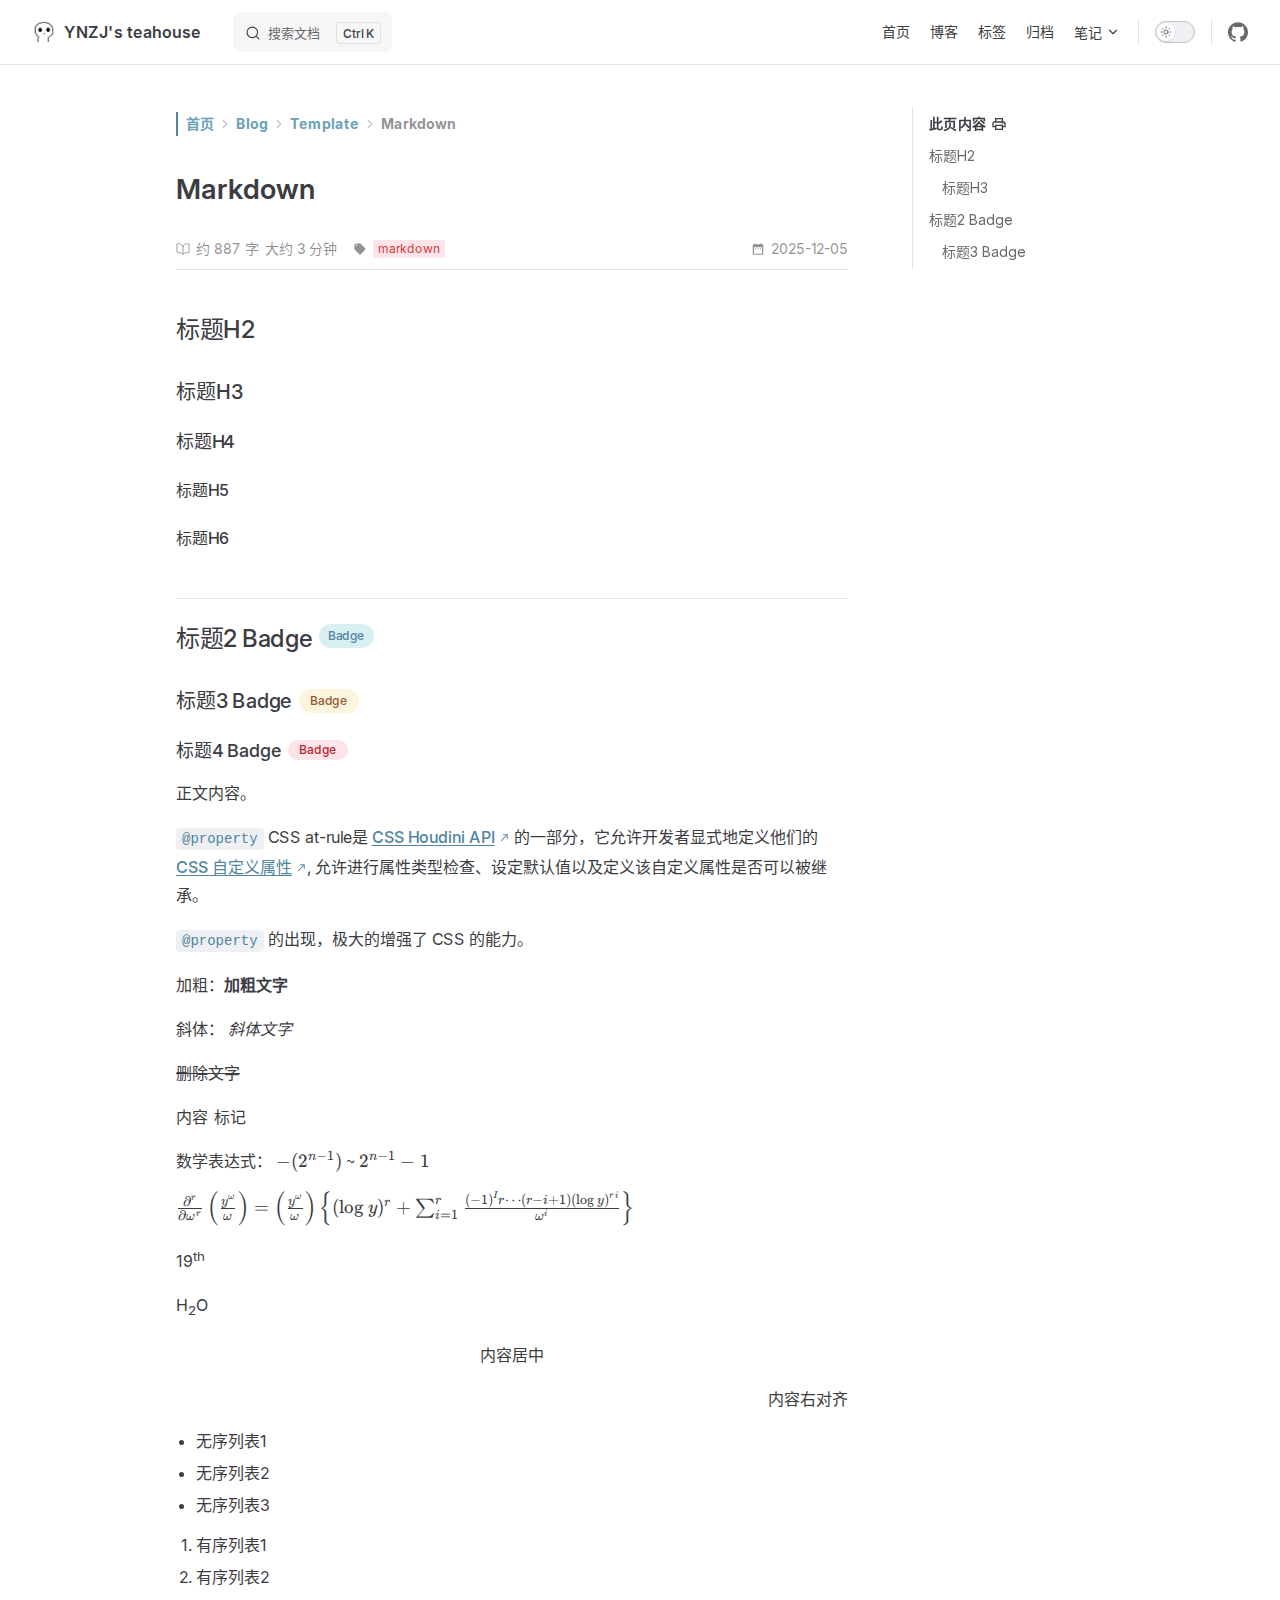
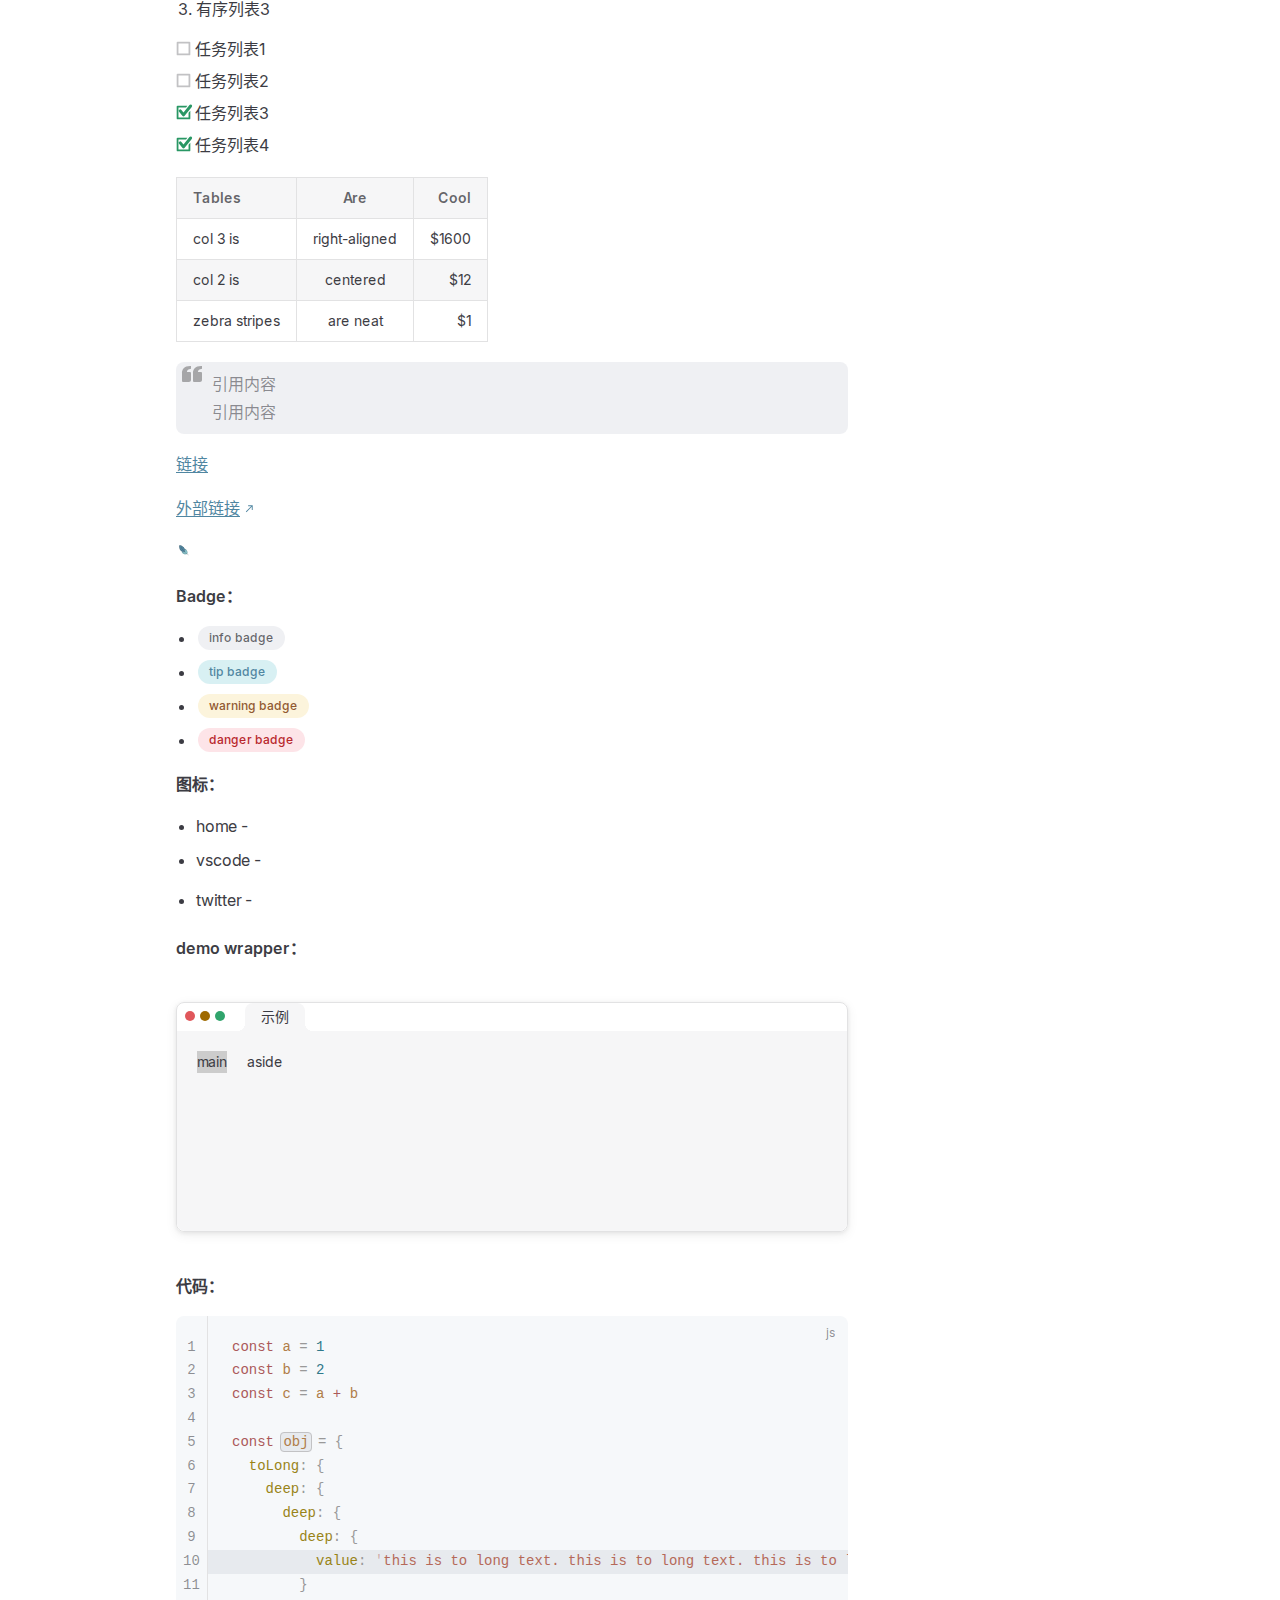
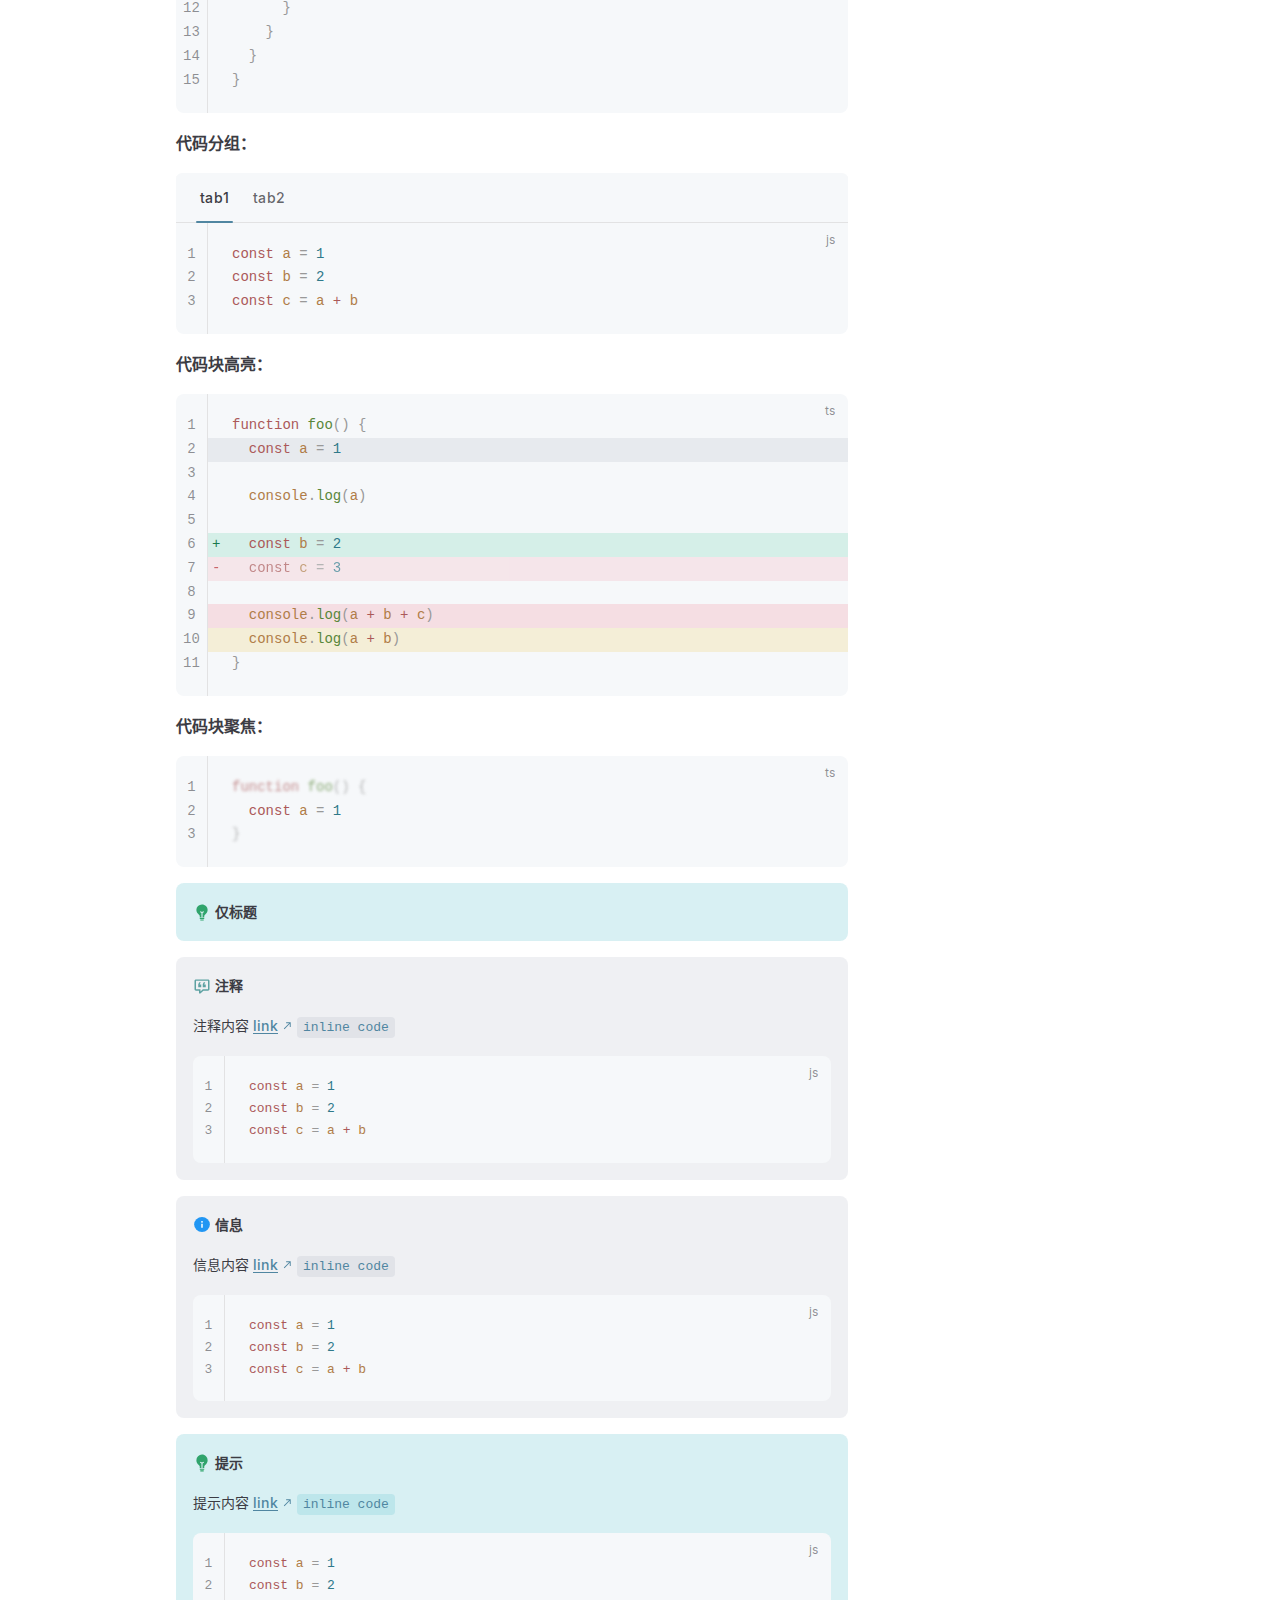
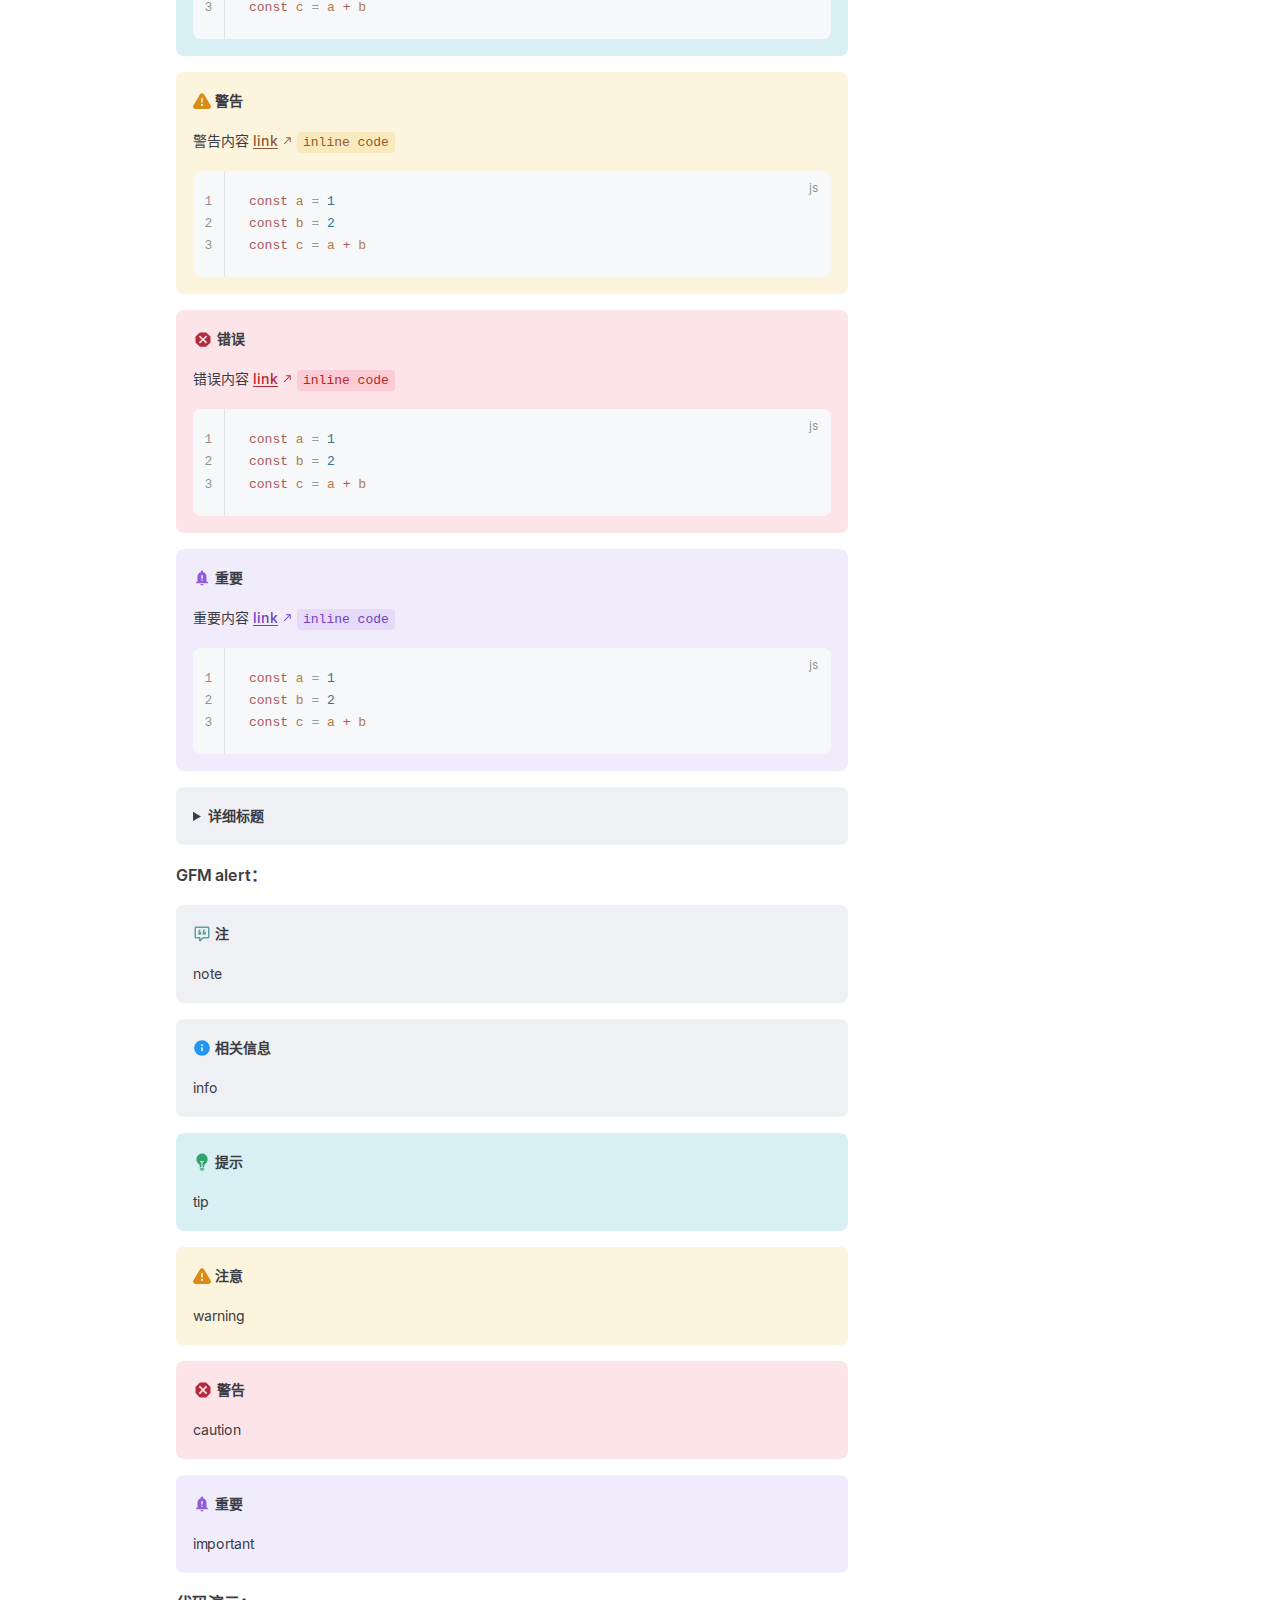
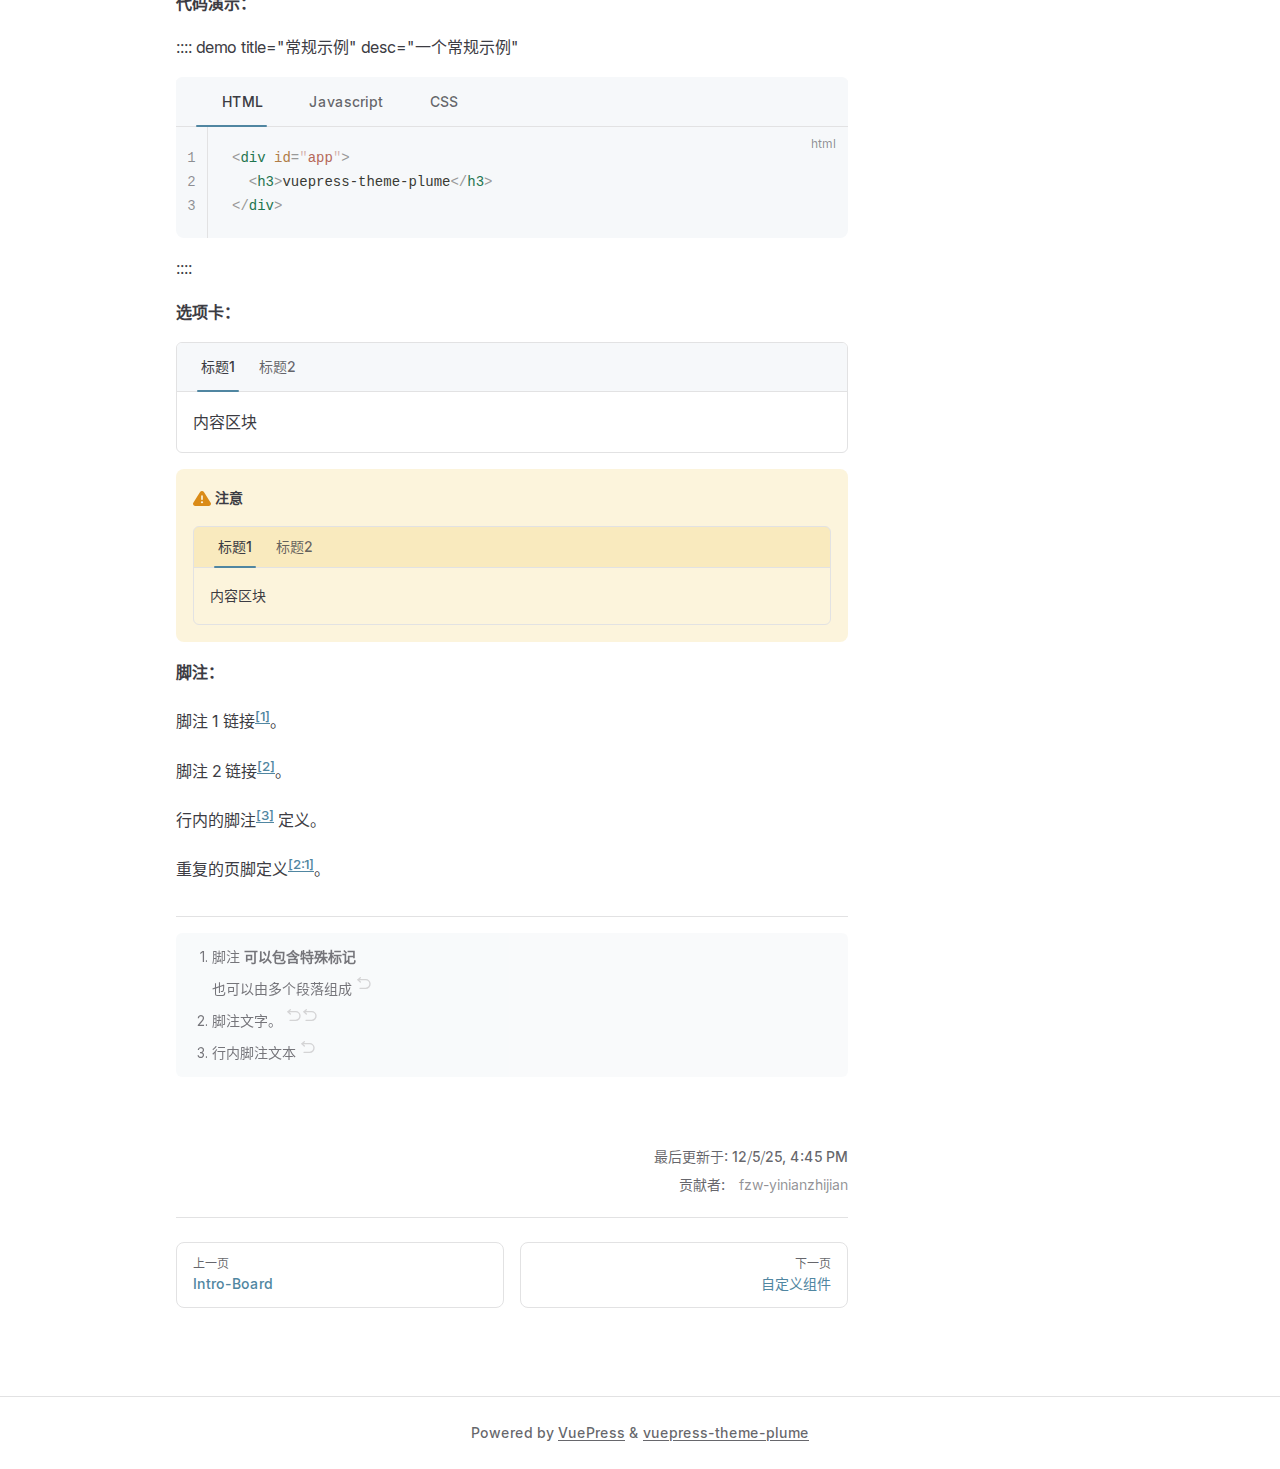
<file: blog/yhv66t2e/index.html>
<!doctype html><html lang="zh-CN"><head><meta charset="utf-8" /><meta name="viewport" content="width=device-width,initial-scale=1" /><meta name="generator" content="VuePress 2.0.0-rc.26" /><meta name="theme" content="VuePress Theme Plume 1.0.0-rc.180" /><script id="check-mac-os">document.documentElement.classList.toggle('mac', /Mac|iPhone|iPod|iPad/i.test(navigator.platform))</script><script id="check-dark-mode">;(function () {const um= localStorage.getItem('vuepress-theme-appearance') || 'auto';const sm = window.matchMedia && window.matchMedia('(prefers-color-scheme: dark)').matches;const isDark = um === 'dark' || (um !== 'light' && sm);document.documentElement.dataset.theme = isDark ? 'dark' : 'light';})();</script><link rel="icon" type="image/jpeg" href="/additionfile/avatar.jpg"><title>Markdown | YNZJ's teahouse</title><meta name="description" content="这是一间茶馆，新建的还不错，进来歇歇脚 听听故事吧。"><link rel="preload" href="/assets/style-pJJnuKLh.css" as="style"><link rel="stylesheet" href="/assets/style-pJJnuKLh.css"><link rel="modulepreload" href="/assets/app-DzlbuLIm.js"><link rel="modulepreload" href="/assets/index.html-BG1mHEwT.js"></head><body><div id="app"><!--[--><!--[--><div class="theme-plume vp-layout" vp-container data-v-7c6b8eea><!--[--><!--[--><!--]--><!--[--><span tabindex="-1" data-v-4d4cd279></span><a href="#VPContent" class="vp-skip-link visually-hidden" data-v-4d4cd279> Skip to content </a><!--]--><!----><header class="vp-nav" data-v-7c6b8eea data-v-a0470be0><div class="vp-navbar" vp-navbar data-v-a0470be0 data-v-9262de23><div class="wrapper" data-v-9262de23><div class="container" data-v-9262de23><div class="title" data-v-9262de23><div class="vp-navbar-title" data-v-9262de23 data-v-5946b21d><a class="vp-link link no-icon title" href="/" data-v-5946b21d><!--[--><!--[--><!--]--><!--[--><!--[--><!--[--><img class="vp-image dark logo" style="" src="/additionfile/avatar.jpg" alt data-v-98b7a311><!--]--><!--[--><img class="vp-image light logo" style="" src="/additionfile/avatar.jpg" alt data-v-98b7a311><!--]--><!--]--><!--]--><span data-v-5946b21d>YNZJ&#39;s teahouse</span><!--[--><!--]--><!--]--></a></div></div><div class="content" data-v-9262de23><div class="content-body" data-v-9262de23><!--[--><!--]--><div class="vp-navbar-search search" data-v-9262de23><div class="search-wrapper" data-v-78b599e3><!----><div id="local-search" data-v-78b599e3><button type="button" class="mini-search mini-search-button" aria-label="搜索文档" data-v-78b599e3><span class="mini-search-button-container"><span class="mini-search-search-icon vpi-mini-search" aria-label="search icon"></span><span class="mini-search-button-placeholder">搜索文档</span></span><span class="mini-search-button-keys"><kbd class="mini-search-button-key"></kbd><kbd class="mini-search-button-key">K</kbd></span></button></div></div></div><!--[--><!--]--><nav aria-labelledby="main-nav-aria-label" class="vp-navbar-menu menu" data-v-9262de23 data-v-4a9db1bc><span id="main-nav-aria-label" class="visually-hidden" data-v-4a9db1bc>Main Navigation</span><!--[--><!--[--><a class="vp-link link navbar-menu-link" href="/" tabindex="0" data-v-4a9db1bc data-v-8518b132><!--[--><!----><span data-v-8518b132>首页</span><!----><!--]--></a><!--]--><!--[--><a class="vp-link link navbar-menu-link" href="/blog/" tabindex="0" data-v-4a9db1bc data-v-8518b132><!--[--><!----><span data-v-8518b132>博客</span><!----><!--]--></a><!--]--><!--[--><a class="vp-link link navbar-menu-link" href="/blog/tags/" tabindex="0" data-v-4a9db1bc data-v-8518b132><!--[--><!----><span data-v-8518b132>标签</span><!----><!--]--></a><!--]--><!--[--><a class="vp-link link navbar-menu-link" href="/blog/archives/" tabindex="0" data-v-4a9db1bc data-v-8518b132><!--[--><!----><span data-v-8518b132>归档</span><!----><!--]--></a><!--]--><!--[--><div class="vp-flyout vp-navbar-menu-group" data-v-4a9db1bc data-v-d0f42088><button type="button" class="button" aria-haspopup="true" aria-expanded="false" data-v-d0f42088><span class="text" data-v-d0f42088><!----><!----><span data-v-d0f42088>笔记</span><!----><span class="vpi-chevron-down text-icon" data-v-d0f42088></span></span></button><div class="menu" data-v-d0f42088><div class="vp-menu" data-v-d0f42088 data-v-99d56216><div class="items" data-v-99d56216><!--[--><!--[--><div class="vp-menu-link" data-v-99d56216 data-v-79805ea3><a class="vp-link link" href="/demo/" data-v-79805ea3><!--[--><!----> 示例 <!----><!--]--></a></div><!--]--><!--]--></div><!--[--><!--]--></div></div></div><!--]--><!--]--></nav><!--[--><!--]--><!----><div class="vp-navbar-appearance appearance" data-v-9262de23 data-v-f92c0b93><button class="vp-switch vp-switch-appearance" type="button" role="switch" title aria-checked="false" data-v-f92c0b93 data-v-3e51a9a7 data-v-b195be10><span class="check" data-v-b195be10><span class="icon" data-v-b195be10><!--[--><span class="vpi-sun sun" data-v-3e51a9a7></span><span class="vpi-moon moon" data-v-3e51a9a7></span><!--]--></span></span></button></div><div class="vp-social-links vp-navbar-social-links social-links" data-v-9262de23 data-v-7cd9f8a9 data-v-d4c087c6><!--[--><a class="vp-social-link no-icon" href="/" aria-label="github" target="_blank" rel="noopener" data-v-d4c087c6 data-v-60056bc7><span class="vpi-social-github" /></a><!--]--></div><div class="vp-flyout vp-navbar-extra extra" data-v-9262de23 data-v-ff142e9d data-v-d0f42088><button type="button" class="button" aria-haspopup="true" aria-expanded="false" aria-label="extra navigation" data-v-d0f42088><span class="vpi-more-horizontal icon" data-v-d0f42088></span></button><div class="menu" data-v-d0f42088><div class="vp-menu" data-v-d0f42088 data-v-99d56216><!----><!--[--><!--[--><!----><div class="group" data-v-ff142e9d><div class="item appearance" data-v-ff142e9d><p class="label" data-v-ff142e9d>外观</p><div class="appearance-action" data-v-ff142e9d><button class="vp-switch vp-switch-appearance" type="button" role="switch" title aria-checked="false" data-v-ff142e9d data-v-3e51a9a7 data-v-b195be10><span class="check" data-v-b195be10><span class="icon" data-v-b195be10><!--[--><span class="vpi-sun sun" data-v-3e51a9a7></span><span class="vpi-moon moon" data-v-3e51a9a7></span><!--]--></span></span></button></div></div></div><div class="group" data-v-ff142e9d><div class="item social-links" data-v-ff142e9d><div class="vp-social-links social-links-list" data-v-ff142e9d data-v-d4c087c6><!--[--><a class="vp-social-link no-icon" href="/" aria-label="github" target="_blank" rel="noopener" data-v-d4c087c6 data-v-60056bc7><span class="vpi-social-github" /></a><!--]--></div></div></div><!--]--><!--]--></div></div></div><!--[--><!--]--><button type="button" class="vp-navbar-hamburger hamburger" aria-label="mobile navigation" aria-expanded="false" aria-controls="nav-screen" data-v-9262de23 data-v-d6403138><span class="container" data-v-d6403138><span class="top" data-v-d6403138></span><span class="middle" data-v-d6403138></span><span class="bottom" data-v-d6403138></span></span></button></div></div></div></div><div class="divider" data-v-9262de23><div class="divider-line" data-v-9262de23></div></div></div><!----></header><!----><!----><!--[--><div id="VPContent" vp-content class="vp-content" data-v-7c6b8eea data-v-a5c7fc82><div class="vp-doc-container is-posts" data-v-a5c7fc82 data-v-4d7b467c><!--[--><!--]--><div class="container" data-v-4d7b467c><!----><div class="content" data-v-4d7b467c><div class="content-container" data-v-4d7b467c><!--[--><!--]--><main class="main" data-v-4d7b467c><nav class="vp-breadcrumb" data-v-4d7b467c data-v-d9da8e38><ol vocab="https://schema.org/" typeof="BreadcrumbList" data-v-d9da8e38><!--[--><li property="itemListElement" typeof="ListItem" data-v-d9da8e38><a class="vp-link link no-icon breadcrumb" href="/" property="item" typeof="WebPage" data-v-d9da8e38><!--[-->首页<!--]--></a><span class="vpi-chevron-right" data-v-d9da8e38></span><meta property="name" content="首页" data-v-d9da8e38><meta property="position" content="1" data-v-d9da8e38></li><li property="itemListElement" typeof="ListItem" data-v-d9da8e38><a class="vp-link link no-icon breadcrumb" href="/blog/" property="item" typeof="WebPage" data-v-d9da8e38><!--[-->Blog<!--]--></a><span class="vpi-chevron-right" data-v-d9da8e38></span><meta property="name" content="Blog" data-v-d9da8e38><meta property="position" content="2" data-v-d9da8e38></li><li property="itemListElement" typeof="ListItem" data-v-d9da8e38><a class="vp-link link no-icon breadcrumb" href="/blog/categories/?id=278c49" property="item" typeof="WebPage" data-v-d9da8e38><!--[-->Template<!--]--></a><span class="vpi-chevron-right" data-v-d9da8e38></span><meta property="name" content="Template" data-v-d9da8e38><meta property="position" content="3" data-v-d9da8e38></li><li property="itemListElement" typeof="ListItem" data-v-d9da8e38><a class="vp-link link no-icon breadcrumb current" href="/blog/yhv66t2e/" property="item" typeof="WebPage" data-v-d9da8e38><!--[-->Markdown<!--]--></a><!----><meta property="name" content="Markdown" data-v-d9da8e38><meta property="position" content="4" data-v-d9da8e38></li><!--]--></ol></nav><!--[--><!--]--><!--[--><div class="vp-doc-title" data-v-e97c48da><!--[--><!--]--><h1 class="page-title" data-v-e97c48da><!----> Markdown <!----></h1><!--[--><!--]--></div><div class="vp-doc-meta" data-v-e97c48da><!--[--><!--]--><p class="reading-time" data-v-e97c48da><span class="vpi-books icon" data-v-e97c48da></span><span data-v-e97c48da>约 887 字</span><span data-v-e97c48da>大约 3 分钟</span></p><p data-v-e97c48da><span class="vpi-tag icon" data-v-e97c48da></span><!--[--><a class="vp-link link tag vp-tag-d2v4" href="/blog/tags/?tag=markdown" data-v-e97c48da><!--[-->markdown<!--]--></a><!--]--></p><!--[--><!--]--><p class="create-time" data-v-e97c48da><span class="vpi-clock icon" data-v-e97c48da></span><span data-v-e97c48da>2025-12-05</span></p></div><!--]--><!--[--><!--]--><div class="_blog_yhv66t2e_ external-link-icon-enabled vp-doc plume-content" vp-content data-v-4d7b467c><!--[--><!--]--><div data-v-4d7b467c data-v-622dda2c><h2 id="标题h2" tabindex="-1" data-v-622dda2c><a class="header-anchor" href="#标题h2" data-v-622dda2c><span data-v-622dda2c>标题H2</span></a></h2><h3 id="标题h3" tabindex="-1" data-v-622dda2c><a class="header-anchor" href="#标题h3" data-v-622dda2c><span data-v-622dda2c>标题H3</span></a></h3><h4 id="标题h4" tabindex="-1" data-v-622dda2c><a class="header-anchor" href="#标题h4" data-v-622dda2c><span data-v-622dda2c>标题H4</span></a></h4><h5 id="标题h5" tabindex="-1" data-v-622dda2c><a class="header-anchor" href="#标题h5" data-v-622dda2c><span data-v-622dda2c>标题H5</span></a></h5><h6 id="标题h6" tabindex="-1" data-v-622dda2c><a class="header-anchor" href="#标题h6" data-v-622dda2c><span data-v-622dda2c>标题H6</span></a></h6><h2 id="标题2-badge" tabindex="-1" data-v-622dda2c><a class="header-anchor" href="#标题2-badge" data-v-622dda2c><span data-v-622dda2c>标题2 Badge <span class="vp-badge tip" style="" data-v-622dda2c data-v-70254f39><!--[-->Badge<!--]--></span></span></a></h2><h3 id="标题3-badge" tabindex="-1" data-v-622dda2c><a class="header-anchor" href="#标题3-badge" data-v-622dda2c><span data-v-622dda2c>标题3 Badge <span class="vp-badge warning" style="" data-v-622dda2c data-v-70254f39><!--[-->Badge<!--]--></span></span></a></h3><h4 id="标题4-badge" tabindex="-1" data-v-622dda2c><a class="header-anchor" href="#标题4-badge" data-v-622dda2c><span data-v-622dda2c>标题4 Badge <span class="vp-badge danger" style="" data-v-622dda2c data-v-70254f39><!--[-->Badge<!--]--></span></span></a></h4><p data-v-622dda2c>正文内容。</p><p data-v-622dda2c><code data-v-622dda2c>@property</code> CSS at-rule是 <a href="https://developer.mozilla.org/zh-CN/docs/Web/Guide/Houdini" target="_blank" rel="noopener noreferrer" data-v-622dda2c>CSS Houdini API</a> 的一部分，它允许开发者显式地定义他们的 <a href="https://developer.mozilla.org/zh-CN/docs/Web/CSS/--*" target="_blank" rel="noopener noreferrer" data-v-622dda2c>CSS 自定义属性</a>, 允许进行属性类型检查、设定默认值以及定义该自定义属性是否可以被继承。</p><p data-v-622dda2c><code data-v-622dda2c>@property</code> 的出现，极大的增强了 CSS 的能力。</p><p data-v-622dda2c>加粗：<strong data-v-622dda2c>加粗文字</strong></p><p data-v-622dda2c>斜体： <em data-v-622dda2c>斜体文字</em></p><p data-v-622dda2c><s data-v-622dda2c>删除文字</s></p><p data-v-622dda2c>内容 <mark data-v-622dda2c>标记</mark></p><p data-v-622dda2c>数学表达式： <span class="katex" data-v-622dda2c><span class="katex-mathml" data-v-622dda2c><math xmlns="http://www.w3.org/1998/Math/MathML" data-v-622dda2c><semantics data-v-622dda2c><mrow data-v-622dda2c><mo data-v-622dda2c>−</mo><mo stretchy="false" data-v-622dda2c>(</mo><msup data-v-622dda2c><mn data-v-622dda2c>2</mn><mrow data-v-622dda2c><mi data-v-622dda2c>n</mi><mo data-v-622dda2c>−</mo><mn data-v-622dda2c>1</mn></mrow></msup><mo stretchy="false" data-v-622dda2c>)</mo></mrow><annotation encoding="application/x-tex" data-v-622dda2c>-(2^{n-1})</annotation></semantics></math></span><span class="katex-html" aria-hidden="true" data-v-622dda2c><span class="base" data-v-622dda2c><span class="strut" style="height:1.0641em;vertical-align:-0.25em;" data-v-622dda2c></span><span class="mord" data-v-622dda2c>−</span><span class="mopen" data-v-622dda2c>(</span><span class="mord" data-v-622dda2c><span class="mord" data-v-622dda2c>2</span><span class="msupsub" data-v-622dda2c><span class="vlist-t" data-v-622dda2c><span class="vlist-r" data-v-622dda2c><span class="vlist" style="height:0.8141em;" data-v-622dda2c><span style="top:-3.063em;margin-right:0.05em;" data-v-622dda2c><span class="pstrut" style="height:2.7em;" data-v-622dda2c></span><span class="sizing reset-size6 size3 mtight" data-v-622dda2c><span class="mord mtight" data-v-622dda2c><span class="mord mathnormal mtight" data-v-622dda2c>n</span><span class="mbin mtight" data-v-622dda2c>−</span><span class="mord mtight" data-v-622dda2c>1</span></span></span></span></span></span></span></span></span><span class="mclose" data-v-622dda2c>)</span></span></span></span> ~ <span class="katex" data-v-622dda2c><span class="katex-mathml" data-v-622dda2c><math xmlns="http://www.w3.org/1998/Math/MathML" data-v-622dda2c><semantics data-v-622dda2c><mrow data-v-622dda2c><msup data-v-622dda2c><mn data-v-622dda2c>2</mn><mrow data-v-622dda2c><mi data-v-622dda2c>n</mi><mo data-v-622dda2c>−</mo><mn data-v-622dda2c>1</mn></mrow></msup><mo data-v-622dda2c>−</mo><mn data-v-622dda2c>1</mn></mrow><annotation encoding="application/x-tex" data-v-622dda2c>2^{n-1} -1</annotation></semantics></math></span><span class="katex-html" aria-hidden="true" data-v-622dda2c><span class="base" data-v-622dda2c><span class="strut" style="height:0.8974em;vertical-align:-0.0833em;" data-v-622dda2c></span><span class="mord" data-v-622dda2c><span class="mord" data-v-622dda2c>2</span><span class="msupsub" data-v-622dda2c><span class="vlist-t" data-v-622dda2c><span class="vlist-r" data-v-622dda2c><span class="vlist" style="height:0.8141em;" data-v-622dda2c><span style="top:-3.063em;margin-right:0.05em;" data-v-622dda2c><span class="pstrut" style="height:2.7em;" data-v-622dda2c></span><span class="sizing reset-size6 size3 mtight" data-v-622dda2c><span class="mord mtight" data-v-622dda2c><span class="mord mathnormal mtight" data-v-622dda2c>n</span><span class="mbin mtight" data-v-622dda2c>−</span><span class="mord mtight" data-v-622dda2c>1</span></span></span></span></span></span></span></span></span><span class="mspace" style="margin-right:0.2222em;" data-v-622dda2c></span><span class="mbin" data-v-622dda2c>−</span><span class="mspace" style="margin-right:0.2222em;" data-v-622dda2c></span></span><span class="base" data-v-622dda2c><span class="strut" style="height:0.6444em;" data-v-622dda2c></span><span class="mord" data-v-622dda2c>1</span></span></span></span></p><p data-v-622dda2c><span class="katex" data-v-622dda2c><span class="katex-mathml" data-v-622dda2c><math xmlns="http://www.w3.org/1998/Math/MathML" data-v-622dda2c><semantics data-v-622dda2c><mrow data-v-622dda2c><mfrac data-v-622dda2c><msup data-v-622dda2c><mi mathvariant="normal" data-v-622dda2c>∂</mi><mi data-v-622dda2c>r</mi></msup><mrow data-v-622dda2c><mi mathvariant="normal" data-v-622dda2c>∂</mi><msup data-v-622dda2c><mi data-v-622dda2c>ω</mi><mi data-v-622dda2c>r</mi></msup></mrow></mfrac><mrow data-v-622dda2c><mo fence="true" data-v-622dda2c>(</mo><mfrac data-v-622dda2c><msup data-v-622dda2c><mi data-v-622dda2c>y</mi><mi data-v-622dda2c>ω</mi></msup><mi data-v-622dda2c>ω</mi></mfrac><mo fence="true" data-v-622dda2c>)</mo></mrow><mo data-v-622dda2c>=</mo><mrow data-v-622dda2c><mo fence="true" data-v-622dda2c>(</mo><mfrac data-v-622dda2c><msup data-v-622dda2c><mi data-v-622dda2c>y</mi><mi data-v-622dda2c>ω</mi></msup><mi data-v-622dda2c>ω</mi></mfrac><mo fence="true" data-v-622dda2c>)</mo></mrow><mrow data-v-622dda2c><mo fence="true" data-v-622dda2c>{</mo><mo stretchy="false" data-v-622dda2c>(</mo><mi data-v-622dda2c>log</mi><mo data-v-622dda2c>⁡</mo><mi data-v-622dda2c>y</mi><msup data-v-622dda2c><mo stretchy="false" data-v-622dda2c>)</mo><mi data-v-622dda2c>r</mi></msup><mo data-v-622dda2c>+</mo><msubsup data-v-622dda2c><mo data-v-622dda2c>∑</mo><mrow data-v-622dda2c><mi data-v-622dda2c>i</mi><mo data-v-622dda2c>=</mo><mn data-v-622dda2c>1</mn></mrow><mi data-v-622dda2c>r</mi></msubsup><mfrac data-v-622dda2c><mrow data-v-622dda2c><mo stretchy="false" data-v-622dda2c>(</mo><mo data-v-622dda2c>−</mo><mn data-v-622dda2c>1</mn><msup data-v-622dda2c><mo stretchy="false" data-v-622dda2c>)</mo><mi data-v-622dda2c>I</mi></msup><mi data-v-622dda2c>r</mi><mo data-v-622dda2c>⋯</mo><mo stretchy="false" data-v-622dda2c>(</mo><mi data-v-622dda2c>r</mi><mo data-v-622dda2c>−</mo><mi data-v-622dda2c>i</mi><mo data-v-622dda2c>+</mo><mn data-v-622dda2c>1</mn><mo stretchy="false" data-v-622dda2c>)</mo><mo stretchy="false" data-v-622dda2c>(</mo><mi data-v-622dda2c>log</mi><mo data-v-622dda2c>⁡</mo><mi data-v-622dda2c>y</mi><msup data-v-622dda2c><mo stretchy="false" data-v-622dda2c>)</mo><mrow data-v-622dda2c><mi data-v-622dda2c>r</mi><mi data-v-622dda2c>i</mi></mrow></msup></mrow><msup data-v-622dda2c><mi data-v-622dda2c>ω</mi><mi data-v-622dda2c>i</mi></msup></mfrac><mo fence="true" data-v-622dda2c>}</mo></mrow></mrow><annotation encoding="application/x-tex" data-v-622dda2c>\frac {\partial^r} {\partial \omega^r} \left(\frac {y^{\omega}} {\omega}\right) = \left(\frac {y^{\omega}} {\omega}\right) \left\{(\log y)^r + \sum_{i=1}^r \frac {(-1)^ Ir \cdots (r-i+1) (\log y)^{ri}} {\omega^i} \right\}</annotation></semantics></math></span><span class="katex-html" aria-hidden="true" data-v-622dda2c><span class="base" data-v-622dda2c><span class="strut" style="height:1.8em;vertical-align:-0.65em;" data-v-622dda2c></span><span class="mord" data-v-622dda2c><span class="mopen nulldelimiter" data-v-622dda2c></span><span class="mfrac" data-v-622dda2c><span class="vlist-t vlist-t2" data-v-622dda2c><span class="vlist-r" data-v-622dda2c><span class="vlist" style="height:0.911em;" data-v-622dda2c><span style="top:-2.655em;" data-v-622dda2c><span class="pstrut" style="height:3em;" data-v-622dda2c></span><span class="sizing reset-size6 size3 mtight" data-v-622dda2c><span class="mord mtight" data-v-622dda2c><span class="mord mtight" style="margin-right:0.05556em;" data-v-622dda2c>∂</span><span class="mord mtight" data-v-622dda2c><span class="mord mathnormal mtight" style="margin-right:0.03588em;" data-v-622dda2c>ω</span><span class="msupsub" data-v-622dda2c><span class="vlist-t" data-v-622dda2c><span class="vlist-r" data-v-622dda2c><span class="vlist" style="height:0.5935em;" data-v-622dda2c><span style="top:-2.786em;margin-right:0.0714em;" data-v-622dda2c><span class="pstrut" style="height:2.5em;" data-v-622dda2c></span><span class="sizing reset-size3 size1 mtight" data-v-622dda2c><span class="mord mathnormal mtight" style="margin-right:0.02778em;" data-v-622dda2c>r</span></span></span></span></span></span></span></span></span></span></span><span style="top:-3.23em;" data-v-622dda2c><span class="pstrut" style="height:3em;" data-v-622dda2c></span><span class="frac-line" style="border-bottom-width:0.04em;" data-v-622dda2c></span></span><span style="top:-3.394em;" data-v-622dda2c><span class="pstrut" style="height:3em;" data-v-622dda2c></span><span class="sizing reset-size6 size3 mtight" data-v-622dda2c><span class="mord mtight" data-v-622dda2c><span class="mord mtight" data-v-622dda2c><span class="mord mtight" style="margin-right:0.05556em;" data-v-622dda2c>∂</span><span class="msupsub" data-v-622dda2c><span class="vlist-t" data-v-622dda2c><span class="vlist-r" data-v-622dda2c><span class="vlist" style="height:0.7385em;" data-v-622dda2c><span style="top:-2.931em;margin-right:0.0714em;" data-v-622dda2c><span class="pstrut" style="height:2.5em;" data-v-622dda2c></span><span class="sizing reset-size3 size1 mtight" data-v-622dda2c><span class="mord mathnormal mtight" style="margin-right:0.02778em;" data-v-622dda2c>r</span></span></span></span></span></span></span></span></span></span></span></span><span class="vlist-s" data-v-622dda2c>​</span></span><span class="vlist-r" data-v-622dda2c><span class="vlist" style="height:0.345em;" data-v-622dda2c><span data-v-622dda2c></span></span></span></span></span><span class="mclose nulldelimiter" data-v-622dda2c></span></span><span class="mspace" style="margin-right:0.1667em;" data-v-622dda2c></span><span class="minner" data-v-622dda2c><span class="mopen delimcenter" style="top:0em;" data-v-622dda2c><span class="delimsizing size2" data-v-622dda2c>(</span></span><span class="mord" data-v-622dda2c><span class="mopen nulldelimiter" data-v-622dda2c></span><span class="mfrac" data-v-622dda2c><span class="vlist-t vlist-t2" data-v-622dda2c><span class="vlist-r" data-v-622dda2c><span class="vlist" style="height:0.9631em;" data-v-622dda2c><span style="top:-2.655em;" data-v-622dda2c><span class="pstrut" style="height:3em;" data-v-622dda2c></span><span class="sizing reset-size6 size3 mtight" data-v-622dda2c><span class="mord mtight" data-v-622dda2c><span class="mord mathnormal mtight" style="margin-right:0.03588em;" data-v-622dda2c>ω</span></span></span></span><span style="top:-3.23em;" data-v-622dda2c><span class="pstrut" style="height:3em;" data-v-622dda2c></span><span class="frac-line" style="border-bottom-width:0.04em;" data-v-622dda2c></span></span><span style="top:-3.4461em;" data-v-622dda2c><span class="pstrut" style="height:3em;" data-v-622dda2c></span><span class="sizing reset-size6 size3 mtight" data-v-622dda2c><span class="mord mtight" data-v-622dda2c><span class="mord mtight" data-v-622dda2c><span class="mord mathnormal mtight" style="margin-right:0.03588em;" data-v-622dda2c>y</span><span class="msupsub" data-v-622dda2c><span class="vlist-t" data-v-622dda2c><span class="vlist-r" data-v-622dda2c><span class="vlist" style="height:0.7385em;" data-v-622dda2c><span style="top:-2.931em;margin-right:0.0714em;" data-v-622dda2c><span class="pstrut" style="height:2.5em;" data-v-622dda2c></span><span class="sizing reset-size3 size1 mtight" data-v-622dda2c><span class="mord mtight" data-v-622dda2c><span class="mord mathnormal mtight" style="margin-right:0.03588em;" data-v-622dda2c>ω</span></span></span></span></span></span></span></span></span></span></span></span></span><span class="vlist-s" data-v-622dda2c>​</span></span><span class="vlist-r" data-v-622dda2c><span class="vlist" style="height:0.345em;" data-v-622dda2c><span data-v-622dda2c></span></span></span></span></span><span class="mclose nulldelimiter" data-v-622dda2c></span></span><span class="mclose delimcenter" style="top:0em;" data-v-622dda2c><span class="delimsizing size2" data-v-622dda2c>)</span></span></span><span class="mspace" style="margin-right:0.2778em;" data-v-622dda2c></span><span class="mrel" data-v-622dda2c>=</span><span class="mspace" style="margin-right:0.2778em;" data-v-622dda2c></span></span><span class="base" data-v-622dda2c><span class="strut" style="height:1.8em;vertical-align:-0.65em;" data-v-622dda2c></span><span class="minner" data-v-622dda2c><span class="mopen delimcenter" style="top:0em;" data-v-622dda2c><span class="delimsizing size2" data-v-622dda2c>(</span></span><span class="mord" data-v-622dda2c><span class="mopen nulldelimiter" data-v-622dda2c></span><span class="mfrac" data-v-622dda2c><span class="vlist-t vlist-t2" data-v-622dda2c><span class="vlist-r" data-v-622dda2c><span class="vlist" style="height:0.9631em;" data-v-622dda2c><span style="top:-2.655em;" data-v-622dda2c><span class="pstrut" style="height:3em;" data-v-622dda2c></span><span class="sizing reset-size6 size3 mtight" data-v-622dda2c><span class="mord mtight" data-v-622dda2c><span class="mord mathnormal mtight" style="margin-right:0.03588em;" data-v-622dda2c>ω</span></span></span></span><span style="top:-3.23em;" data-v-622dda2c><span class="pstrut" style="height:3em;" data-v-622dda2c></span><span class="frac-line" style="border-bottom-width:0.04em;" data-v-622dda2c></span></span><span style="top:-3.4461em;" data-v-622dda2c><span class="pstrut" style="height:3em;" data-v-622dda2c></span><span class="sizing reset-size6 size3 mtight" data-v-622dda2c><span class="mord mtight" data-v-622dda2c><span class="mord mtight" data-v-622dda2c><span class="mord mathnormal mtight" style="margin-right:0.03588em;" data-v-622dda2c>y</span><span class="msupsub" data-v-622dda2c><span class="vlist-t" data-v-622dda2c><span class="vlist-r" data-v-622dda2c><span class="vlist" style="height:0.7385em;" data-v-622dda2c><span style="top:-2.931em;margin-right:0.0714em;" data-v-622dda2c><span class="pstrut" style="height:2.5em;" data-v-622dda2c></span><span class="sizing reset-size3 size1 mtight" data-v-622dda2c><span class="mord mtight" data-v-622dda2c><span class="mord mathnormal mtight" style="margin-right:0.03588em;" data-v-622dda2c>ω</span></span></span></span></span></span></span></span></span></span></span></span></span><span class="vlist-s" data-v-622dda2c>​</span></span><span class="vlist-r" data-v-622dda2c><span class="vlist" style="height:0.345em;" data-v-622dda2c><span data-v-622dda2c></span></span></span></span></span><span class="mclose nulldelimiter" data-v-622dda2c></span></span><span class="mclose delimcenter" style="top:0em;" data-v-622dda2c><span class="delimsizing size2" data-v-622dda2c>)</span></span></span><span class="mspace" style="margin-right:0.1667em;" data-v-622dda2c></span><span class="minner" data-v-622dda2c><span class="mopen delimcenter" style="top:0em;" data-v-622dda2c><span class="delimsizing size2" data-v-622dda2c>{</span></span><span class="mopen" data-v-622dda2c>(</span><span class="mop" data-v-622dda2c>lo<span style="margin-right:0.01389em;" data-v-622dda2c>g</span></span><span class="mspace" style="margin-right:0.1667em;" data-v-622dda2c></span><span class="mord mathnormal" style="margin-right:0.03588em;" data-v-622dda2c>y</span><span class="mclose" data-v-622dda2c><span class="mclose" data-v-622dda2c>)</span><span class="msupsub" data-v-622dda2c><span class="vlist-t" data-v-622dda2c><span class="vlist-r" data-v-622dda2c><span class="vlist" style="height:0.6644em;" data-v-622dda2c><span style="top:-3.063em;margin-right:0.05em;" data-v-622dda2c><span class="pstrut" style="height:2.7em;" data-v-622dda2c></span><span class="sizing reset-size6 size3 mtight" data-v-622dda2c><span class="mord mathnormal mtight" style="margin-right:0.02778em;" data-v-622dda2c>r</span></span></span></span></span></span></span></span><span class="mspace" style="margin-right:0.2222em;" data-v-622dda2c></span><span class="mbin" data-v-622dda2c>+</span><span class="mspace" style="margin-right:0.2222em;" data-v-622dda2c></span><span class="mop" data-v-622dda2c><span class="mop op-symbol small-op" style="position:relative;top:0em;" data-v-622dda2c>∑</span><span class="msupsub" data-v-622dda2c><span class="vlist-t vlist-t2" data-v-622dda2c><span class="vlist-r" data-v-622dda2c><span class="vlist" style="height:0.8043em;" data-v-622dda2c><span style="top:-2.4003em;margin-left:0em;margin-right:0.05em;" data-v-622dda2c><span class="pstrut" style="height:2.7em;" data-v-622dda2c></span><span class="sizing reset-size6 size3 mtight" data-v-622dda2c><span class="mord mtight" data-v-622dda2c><span class="mord mathnormal mtight" data-v-622dda2c>i</span><span class="mrel mtight" data-v-622dda2c>=</span><span class="mord mtight" data-v-622dda2c>1</span></span></span></span><span style="top:-3.2029em;margin-right:0.05em;" data-v-622dda2c><span class="pstrut" style="height:2.7em;" data-v-622dda2c></span><span class="sizing reset-size6 size3 mtight" data-v-622dda2c><span class="mord mathnormal mtight" style="margin-right:0.02778em;" data-v-622dda2c>r</span></span></span></span><span class="vlist-s" data-v-622dda2c>​</span></span><span class="vlist-r" data-v-622dda2c><span class="vlist" style="height:0.2997em;" data-v-622dda2c><span data-v-622dda2c></span></span></span></span></span></span><span class="mspace" style="margin-right:0.1667em;" data-v-622dda2c></span><span class="mord" data-v-622dda2c><span class="mopen nulldelimiter" data-v-622dda2c></span><span class="mfrac" data-v-622dda2c><span class="vlist-t vlist-t2" data-v-622dda2c><span class="vlist-r" data-v-622dda2c><span class="vlist" style="height:1.1284em;" data-v-622dda2c><span style="top:-2.655em;" data-v-622dda2c><span class="pstrut" style="height:3em;" data-v-622dda2c></span><span class="sizing reset-size6 size3 mtight" data-v-622dda2c><span class="mord mtight" data-v-622dda2c><span class="mord mtight" data-v-622dda2c><span class="mord mathnormal mtight" style="margin-right:0.03588em;" data-v-622dda2c>ω</span><span class="msupsub" data-v-622dda2c><span class="vlist-t" data-v-622dda2c><span class="vlist-r" data-v-622dda2c><span class="vlist" style="height:0.7571em;" data-v-622dda2c><span style="top:-2.786em;margin-right:0.0714em;" data-v-622dda2c><span class="pstrut" style="height:2.5em;" data-v-622dda2c></span><span class="sizing reset-size3 size1 mtight" data-v-622dda2c><span class="mord mathnormal mtight" data-v-622dda2c>i</span></span></span></span></span></span></span></span></span></span></span><span style="top:-3.23em;" data-v-622dda2c><span class="pstrut" style="height:3em;" data-v-622dda2c></span><span class="frac-line" style="border-bottom-width:0.04em;" data-v-622dda2c></span></span><span style="top:-3.485em;" data-v-622dda2c><span class="pstrut" style="height:3em;" data-v-622dda2c></span><span class="sizing reset-size6 size3 mtight" data-v-622dda2c><span class="mord mtight" data-v-622dda2c><span class="mopen mtight" data-v-622dda2c>(</span><span class="mord mtight" data-v-622dda2c>−</span><span class="mord mtight" data-v-622dda2c>1</span><span class="mclose mtight" data-v-622dda2c><span class="mclose mtight" data-v-622dda2c>)</span><span class="msupsub" data-v-622dda2c><span class="vlist-t" data-v-622dda2c><span class="vlist-r" data-v-622dda2c><span class="vlist" style="height:0.9191em;" data-v-622dda2c><span style="top:-2.931em;margin-right:0.0714em;" data-v-622dda2c><span class="pstrut" style="height:2.5em;" data-v-622dda2c></span><span class="sizing reset-size3 size1 mtight" data-v-622dda2c><span class="mord mathnormal mtight" style="margin-right:0.07847em;" data-v-622dda2c>I</span></span></span></span></span></span></span></span><span class="mord mathnormal mtight" style="margin-right:0.02778em;" data-v-622dda2c>r</span><span class="minner mtight" data-v-622dda2c>⋯</span><span class="mopen mtight" data-v-622dda2c>(</span><span class="mord mathnormal mtight" style="margin-right:0.02778em;" data-v-622dda2c>r</span><span class="mbin mtight" data-v-622dda2c>−</span><span class="mord mathnormal mtight" data-v-622dda2c>i</span><span class="mbin mtight" data-v-622dda2c>+</span><span class="mord mtight" data-v-622dda2c>1</span><span class="mclose mtight" data-v-622dda2c>)</span><span class="mopen mtight" data-v-622dda2c>(</span><span class="mop mtight" data-v-622dda2c><span class="mtight" data-v-622dda2c>l</span><span class="mtight" data-v-622dda2c>o</span><span class="mtight" style="margin-right:0.01389em;" data-v-622dda2c>g</span></span><span class="mspace mtight" style="margin-right:0.1952em;" data-v-622dda2c></span><span class="mord mathnormal mtight" style="margin-right:0.03588em;" data-v-622dda2c>y</span><span class="mclose mtight" data-v-622dda2c><span class="mclose mtight" data-v-622dda2c>)</span><span class="msupsub" data-v-622dda2c><span class="vlist-t" data-v-622dda2c><span class="vlist-r" data-v-622dda2c><span class="vlist" style="height:0.9021em;" data-v-622dda2c><span style="top:-2.931em;margin-right:0.0714em;" data-v-622dda2c><span class="pstrut" style="height:2.5em;" data-v-622dda2c></span><span class="sizing reset-size3 size1 mtight" data-v-622dda2c><span class="mord mtight" data-v-622dda2c><span class="mord mathnormal mtight" style="margin-right:0.02778em;" data-v-622dda2c>r</span><span class="mord mathnormal mtight" data-v-622dda2c>i</span></span></span></span></span></span></span></span></span></span></span></span></span><span class="vlist-s" data-v-622dda2c>​</span></span><span class="vlist-r" data-v-622dda2c><span class="vlist" style="height:0.345em;" data-v-622dda2c><span data-v-622dda2c></span></span></span></span></span><span class="mclose nulldelimiter" data-v-622dda2c></span></span><span class="mclose delimcenter" style="top:0em;" data-v-622dda2c><span class="delimsizing size2" data-v-622dda2c>}</span></span></span></span></span></span></p><p data-v-622dda2c>19<sup data-v-622dda2c>th</sup></p><p data-v-622dda2c>H<sub data-v-622dda2c>2</sub>O</p><div style="text-align:center;" data-v-622dda2c><p data-v-622dda2c>内容居中</p></div><div style="text-align:right;" data-v-622dda2c><p data-v-622dda2c>内容右对齐</p></div><ul data-v-622dda2c><li data-v-622dda2c>无序列表1</li><li data-v-622dda2c>无序列表2</li><li data-v-622dda2c>无序列表3</li></ul><ol data-v-622dda2c><li data-v-622dda2c>有序列表1</li><li data-v-622dda2c>有序列表2</li><li data-v-622dda2c>有序列表3</li></ol><ul class="task-list-container" data-v-622dda2c><li class="task-list-item" data-v-622dda2c><input type="checkbox" class="task-list-item-checkbox" id="task-item-0" disabled="disabled" data-v-622dda2c><label class="task-list-item-label" for="task-item-0" data-v-622dda2c> 任务列表1</label></li><li class="task-list-item" data-v-622dda2c><input type="checkbox" class="task-list-item-checkbox" id="task-item-1" disabled="disabled" data-v-622dda2c><label class="task-list-item-label" for="task-item-1" data-v-622dda2c> 任务列表2</label></li><li class="task-list-item" data-v-622dda2c><input type="checkbox" class="task-list-item-checkbox" id="task-item-2" checked="checked" disabled="disabled" data-v-622dda2c><label class="task-list-item-label" for="task-item-2" data-v-622dda2c> 任务列表3</label></li><li class="task-list-item" data-v-622dda2c><input type="checkbox" class="task-list-item-checkbox" id="task-item-3" checked="checked" disabled="disabled" data-v-622dda2c><label class="task-list-item-label" for="task-item-3" data-v-622dda2c> 任务列表4</label></li></ul><table data-v-622dda2c><thead data-v-622dda2c><tr data-v-622dda2c><th data-v-622dda2c>Tables</th><th style="text-align:center;" data-v-622dda2c>Are</th><th style="text-align:right;" data-v-622dda2c>Cool</th></tr></thead><tbody data-v-622dda2c><tr data-v-622dda2c><td data-v-622dda2c>col 3 is</td><td style="text-align:center;" data-v-622dda2c>right-aligned</td><td style="text-align:right;" data-v-622dda2c>$1600</td></tr><tr data-v-622dda2c><td data-v-622dda2c>col 2 is</td><td style="text-align:center;" data-v-622dda2c>centered</td><td style="text-align:right;" data-v-622dda2c>$12</td></tr><tr data-v-622dda2c><td data-v-622dda2c>zebra stripes</td><td style="text-align:center;" data-v-622dda2c>are neat</td><td style="text-align:right;" data-v-622dda2c>$1</td></tr></tbody></table><blockquote data-v-622dda2c><p data-v-622dda2c>引用内容</p><p data-v-622dda2c>引用内容</p></blockquote><p data-v-622dda2c><a class="vp-link link" href="/" data-v-622dda2c><!--[-->链接<!--]--></a></p><p data-v-622dda2c><a href="https://github.com/pengzhanbo" target="_blank" rel="noopener noreferrer" data-v-622dda2c>外部链接</a></p><p data-v-622dda2c><img src="/plume.svg" alt="plume" data-v-622dda2c></p><p data-v-622dda2c><strong data-v-622dda2c>Badge：</strong></p><ul data-v-622dda2c><li data-v-622dda2c><span class="vp-badge info" style="" data-v-622dda2c data-v-70254f39><!--[-->info badge<!--]--></span></li><li data-v-622dda2c><span class="vp-badge tip" style="" data-v-622dda2c data-v-70254f39><!--[-->tip badge<!--]--></span></li><li data-v-622dda2c><span class="vp-badge warning" style="" data-v-622dda2c data-v-70254f39><!--[-->warning badge<!--]--></span></li><li data-v-622dda2c><span class="vp-badge danger" style="" data-v-622dda2c data-v-70254f39><!--[-->danger badge<!--]--></span></li></ul><p data-v-622dda2c><strong data-v-622dda2c>图标：</strong></p><ul data-v-622dda2c><li data-v-622dda2c>home - <!----></li><li data-v-622dda2c>vscode - <!----></li><li data-v-622dda2c>twitter - <!----></li></ul><p data-v-622dda2c><strong data-v-622dda2c>demo wrapper：</strong></p><div class="demo-wrapper has-title no-padding has-height" data-v-622dda2c><div class="demo-head" data-v-622dda2c><div class="demo-ctrl" data-v-622dda2c><i data-v-622dda2c></i><i data-v-622dda2c></i><i data-v-622dda2c></i></div><h4 class="demo-title" data-v-622dda2c><p data-v-622dda2c>示例</p></h4></div><div class="demo-container" style="--demo-container-height:200px;" data-v-622dda2c><div class="open-door" data-v-622dda2c><div class="main" data-v-622dda2c>main</div><div class="aside" data-v-622dda2c>aside</div></div></div></div><p data-v-622dda2c><strong data-v-622dda2c>代码：</strong></p><div class="language-js line-numbers-mode" data-highlighter="shiki" data-ext="js" style="--shiki-light:#393a34;--shiki-dark:#dbd7caee;--shiki-light-bg:#ffffff;--shiki-dark-bg:#121212;" data-v-622dda2c><pre class="shiki shiki-themes vitesse-light vitesse-dark has-highlighted vp-code" data-v-622dda2c><code class="language-js" data-v-622dda2c><span class="line" data-v-622dda2c><span style="--shiki-light:#AB5959;--shiki-dark:#CB7676;" data-v-622dda2c>const</span><span style="--shiki-light:#B07D48;--shiki-dark:#BD976A;" data-v-622dda2c> a</span><span style="--shiki-light:#999999;--shiki-dark:#666666;" data-v-622dda2c> =</span><span style="--shiki-light:#2F798A;--shiki-dark:#4C9A91;" data-v-622dda2c> 1</span></span>
<span class="line" data-v-622dda2c><span style="--shiki-light:#AB5959;--shiki-dark:#CB7676;" data-v-622dda2c>const</span><span style="--shiki-light:#B07D48;--shiki-dark:#BD976A;" data-v-622dda2c> b</span><span style="--shiki-light:#999999;--shiki-dark:#666666;" data-v-622dda2c> =</span><span style="--shiki-light:#2F798A;--shiki-dark:#4C9A91;" data-v-622dda2c> 2</span></span>
<span class="line" data-v-622dda2c><span style="--shiki-light:#AB5959;--shiki-dark:#CB7676;" data-v-622dda2c>const</span><span style="--shiki-light:#B07D48;--shiki-dark:#BD976A;" data-v-622dda2c> c</span><span style="--shiki-light:#999999;--shiki-dark:#666666;" data-v-622dda2c> =</span><span style="--shiki-light:#B07D48;--shiki-dark:#BD976A;" data-v-622dda2c> a</span><span style="--shiki-light:#AB5959;--shiki-dark:#CB7676;" data-v-622dda2c> +</span><span style="--shiki-light:#B07D48;--shiki-dark:#BD976A;" data-v-622dda2c> b</span></span>
<span class="line" data-v-622dda2c></span>
<span class="line" data-v-622dda2c><span style="--shiki-light:#AB5959;--shiki-dark:#CB7676;" data-v-622dda2c>const</span><span style="--shiki-light:#B07D48;--shiki-dark:#BD976A;" data-v-622dda2c> </span><span style="--shiki-light:#B07D48;--shiki-dark:#BD976A;" class="highlighted-word" data-v-622dda2c>obj</span><span style="--shiki-light:#999999;--shiki-dark:#666666;" data-v-622dda2c> =</span><span style="--shiki-light:#999999;--shiki-dark:#666666;" data-v-622dda2c> {</span></span>
<span class="line" data-v-622dda2c><span style="--shiki-light:#998418;--shiki-dark:#B8A965;" data-v-622dda2c>  toLong</span><span style="--shiki-light:#999999;--shiki-dark:#666666;" data-v-622dda2c>:</span><span style="--shiki-light:#999999;--shiki-dark:#666666;" data-v-622dda2c> {</span></span>
<span class="line" data-v-622dda2c><span style="--shiki-light:#998418;--shiki-dark:#B8A965;" data-v-622dda2c>    deep</span><span style="--shiki-light:#999999;--shiki-dark:#666666;" data-v-622dda2c>:</span><span style="--shiki-light:#999999;--shiki-dark:#666666;" data-v-622dda2c> {</span></span>
<span class="line" data-v-622dda2c><span style="--shiki-light:#998418;--shiki-dark:#B8A965;" data-v-622dda2c>      deep</span><span style="--shiki-light:#999999;--shiki-dark:#666666;" data-v-622dda2c>:</span><span style="--shiki-light:#999999;--shiki-dark:#666666;" data-v-622dda2c> {</span></span>
<span class="line" data-v-622dda2c><span style="--shiki-light:#998418;--shiki-dark:#B8A965;" data-v-622dda2c>        deep</span><span style="--shiki-light:#999999;--shiki-dark:#666666;" data-v-622dda2c>:</span><span style="--shiki-light:#999999;--shiki-dark:#666666;" data-v-622dda2c> {</span></span>
<span class="line highlighted" data-v-622dda2c><span style="--shiki-light:#998418;--shiki-dark:#B8A965;" data-v-622dda2c>          value</span><span style="--shiki-light:#999999;--shiki-dark:#666666;" data-v-622dda2c>:</span><span style="--shiki-light:#B5695977;--shiki-dark:#C98A7D77;" data-v-622dda2c> &#39;</span><span style="--shiki-light:#B56959;--shiki-dark:#C98A7D;" data-v-622dda2c>this is to long text. this is to long text. this is to long text. this is to long text.</span><span style="--shiki-light:#B5695977;--shiki-dark:#C98A7D77;" data-v-622dda2c>&#39;</span><span style="--shiki-light:#999999;--shiki-dark:#666666;" data-v-622dda2c>,</span></span>
<span class="line" data-v-622dda2c><span style="--shiki-light:#999999;--shiki-dark:#666666;" data-v-622dda2c>        }</span></span>
<span class="line" data-v-622dda2c><span style="--shiki-light:#999999;--shiki-dark:#666666;" data-v-622dda2c>      }</span></span>
<span class="line" data-v-622dda2c><span style="--shiki-light:#999999;--shiki-dark:#666666;" data-v-622dda2c>    }</span></span>
<span class="line" data-v-622dda2c><span style="--shiki-light:#999999;--shiki-dark:#666666;" data-v-622dda2c>  }</span></span>
<span class="line" data-v-622dda2c><span style="--shiki-light:#999999;--shiki-dark:#666666;" data-v-622dda2c>}</span></span></code></pre><div class="line-numbers" aria-hidden="true" style="counter-reset:line-number 0;" data-v-622dda2c><div class="line-number" data-v-622dda2c></div><div class="line-number" data-v-622dda2c></div><div class="line-number" data-v-622dda2c></div><div class="line-number" data-v-622dda2c></div><div class="line-number" data-v-622dda2c></div><div class="line-number" data-v-622dda2c></div><div class="line-number" data-v-622dda2c></div><div class="line-number" data-v-622dda2c></div><div class="line-number" data-v-622dda2c></div><div class="line-number" data-v-622dda2c></div><div class="line-number" data-v-622dda2c></div><div class="line-number" data-v-622dda2c></div><div class="line-number" data-v-622dda2c></div><div class="line-number" data-v-622dda2c></div><div class="line-number" data-v-622dda2c></div></div></div><p data-v-622dda2c><strong data-v-622dda2c>代码分组：</strong></p><div class="vp-code-tabs" data-v-622dda2c><div class="vp-code-tabs-nav" role="tablist"><!--[--><button class="active vp-code-tab-nav" type="button" role="tab" aria-controls="codetab-245-0" aria-selected="true"><!--[--><span data-v-622dda2c>tab1</span><!--]--></button><button class="vp-code-tab-nav" type="button" role="tab" aria-controls="codetab-245-1" aria-selected="false"><!--[--><span data-v-622dda2c>tab2</span><!--]--></button><!--]--></div><!--[--><div id="codetab-245-0" class="active vp-code-tab" role="tabpanel" aria-expanded="true"><div class="vp-code-tab-title"><!--[--><span data-v-622dda2c>tab1</span><!--]--></div><!--[--><div class="language-js line-numbers-mode" data-highlighter="shiki" data-ext="js" style="--shiki-light:#393a34;--shiki-dark:#dbd7caee;--shiki-light-bg:#ffffff;--shiki-dark-bg:#121212;" data-v-622dda2c><pre class="shiki shiki-themes vitesse-light vitesse-dark vp-code" data-v-622dda2c><code class="language-js" data-v-622dda2c><span class="line" data-v-622dda2c><span style="--shiki-light:#AB5959;--shiki-dark:#CB7676;" data-v-622dda2c>const</span><span style="--shiki-light:#B07D48;--shiki-dark:#BD976A;" data-v-622dda2c> a</span><span style="--shiki-light:#999999;--shiki-dark:#666666;" data-v-622dda2c> =</span><span style="--shiki-light:#2F798A;--shiki-dark:#4C9A91;" data-v-622dda2c> 1</span></span>
<span class="line" data-v-622dda2c><span style="--shiki-light:#AB5959;--shiki-dark:#CB7676;" data-v-622dda2c>const</span><span style="--shiki-light:#B07D48;--shiki-dark:#BD976A;" data-v-622dda2c> b</span><span style="--shiki-light:#999999;--shiki-dark:#666666;" data-v-622dda2c> =</span><span style="--shiki-light:#2F798A;--shiki-dark:#4C9A91;" data-v-622dda2c> 2</span></span>
<span class="line" data-v-622dda2c><span style="--shiki-light:#AB5959;--shiki-dark:#CB7676;" data-v-622dda2c>const</span><span style="--shiki-light:#B07D48;--shiki-dark:#BD976A;" data-v-622dda2c> c</span><span style="--shiki-light:#999999;--shiki-dark:#666666;" data-v-622dda2c> =</span><span style="--shiki-light:#B07D48;--shiki-dark:#BD976A;" data-v-622dda2c> a</span><span style="--shiki-light:#AB5959;--shiki-dark:#CB7676;" data-v-622dda2c> +</span><span style="--shiki-light:#B07D48;--shiki-dark:#BD976A;" data-v-622dda2c> b</span></span></code></pre><div class="line-numbers" aria-hidden="true" style="counter-reset:line-number 0;" data-v-622dda2c><div class="line-number" data-v-622dda2c></div><div class="line-number" data-v-622dda2c></div><div class="line-number" data-v-622dda2c></div></div></div><!--]--></div><div id="codetab-245-1" class="vp-code-tab" role="tabpanel" aria-expanded="false"><div class="vp-code-tab-title"><!--[--><span data-v-622dda2c>tab2</span><!--]--></div><!--[--><div class="language-ts line-numbers-mode" data-highlighter="shiki" data-ext="ts" style="--shiki-light:#393a34;--shiki-dark:#dbd7caee;--shiki-light-bg:#ffffff;--shiki-dark-bg:#121212;" data-v-622dda2c><pre class="shiki shiki-themes vitesse-light vitesse-dark vp-code" data-v-622dda2c><code class="language-ts" data-v-622dda2c><span class="line" data-v-622dda2c><span style="--shiki-light:#AB5959;--shiki-dark:#CB7676;" data-v-622dda2c>const </span><span style="--shiki-light:#B07D48;--shiki-dark:#BD976A;" data-v-622dda2c>a</span><span style="--shiki-light:#999999;--shiki-dark:#666666;" data-v-622dda2c>: </span><span style="--shiki-light:#2E8F82;--shiki-dark:#5DA994;" data-v-622dda2c>number</span><span style="--shiki-light:#999999;--shiki-dark:#666666;" data-v-622dda2c> =</span><span style="--shiki-light:#2F798A;--shiki-dark:#4C9A91;" data-v-622dda2c> 1</span></span>
<span class="line" data-v-622dda2c><span style="--shiki-light:#AB5959;--shiki-dark:#CB7676;" data-v-622dda2c>const </span><span style="--shiki-light:#B07D48;--shiki-dark:#BD976A;" data-v-622dda2c>b</span><span style="--shiki-light:#999999;--shiki-dark:#666666;" data-v-622dda2c>: </span><span style="--shiki-light:#2E8F82;--shiki-dark:#5DA994;" data-v-622dda2c>number</span><span style="--shiki-light:#999999;--shiki-dark:#666666;" data-v-622dda2c> =</span><span style="--shiki-light:#2F798A;--shiki-dark:#4C9A91;" data-v-622dda2c> 2</span></span>
<span class="line" data-v-622dda2c><span style="--shiki-light:#AB5959;--shiki-dark:#CB7676;" data-v-622dda2c>const </span><span style="--shiki-light:#B07D48;--shiki-dark:#BD976A;" data-v-622dda2c>c</span><span style="--shiki-light:#999999;--shiki-dark:#666666;" data-v-622dda2c>: </span><span style="--shiki-light:#2E8F82;--shiki-dark:#5DA994;" data-v-622dda2c>number</span><span style="--shiki-light:#999999;--shiki-dark:#666666;" data-v-622dda2c> =</span><span style="--shiki-light:#B07D48;--shiki-dark:#BD976A;" data-v-622dda2c> a</span><span style="--shiki-light:#AB5959;--shiki-dark:#CB7676;" data-v-622dda2c> + </span><span style="--shiki-light:#B07D48;--shiki-dark:#BD976A;" data-v-622dda2c>b</span></span></code></pre><div class="line-numbers" aria-hidden="true" style="counter-reset:line-number 0;" data-v-622dda2c><div class="line-number" data-v-622dda2c></div><div class="line-number" data-v-622dda2c></div><div class="line-number" data-v-622dda2c></div></div></div><!--]--></div><!--]--></div><p data-v-622dda2c><strong data-v-622dda2c>代码块高亮：</strong></p><div class="language-ts line-numbers-mode" data-highlighter="shiki" data-ext="ts" style="--shiki-light:#393a34;--shiki-dark:#dbd7caee;--shiki-light-bg:#ffffff;--shiki-dark-bg:#121212;" data-v-622dda2c><pre class="shiki shiki-themes vitesse-light vitesse-dark has-diff has-highlighted vp-code" data-v-622dda2c><code class="language-ts" data-v-622dda2c><span class="line" data-v-622dda2c><span style="--shiki-light:#AB5959;--shiki-dark:#CB7676;" data-v-622dda2c>function</span><span style="--shiki-light:#59873A;--shiki-dark:#80A665;" data-v-622dda2c> foo</span><span style="--shiki-light:#999999;--shiki-dark:#666666;" data-v-622dda2c>()</span><span style="--shiki-light:#999999;--shiki-dark:#666666;" data-v-622dda2c> {</span></span>
<span class="line highlighted" data-v-622dda2c><span style="--shiki-light:#AB5959;--shiki-dark:#CB7676;" data-v-622dda2c>  const </span><span style="--shiki-light:#B07D48;--shiki-dark:#BD976A;" data-v-622dda2c>a</span><span style="--shiki-light:#999999;--shiki-dark:#666666;" data-v-622dda2c> =</span><span style="--shiki-light:#2F798A;--shiki-dark:#4C9A91;" data-v-622dda2c> 1</span></span>
<span class="line" data-v-622dda2c></span>
<span class="line" data-v-622dda2c><span style="--shiki-light:#B07D48;--shiki-dark:#BD976A;" data-v-622dda2c>  console</span><span style="--shiki-light:#999999;--shiki-dark:#666666;" data-v-622dda2c>.</span><span style="--shiki-light:#59873A;--shiki-dark:#80A665;" data-v-622dda2c>log</span><span style="--shiki-light:#999999;--shiki-dark:#666666;" data-v-622dda2c>(</span><span style="--shiki-light:#B07D48;--shiki-dark:#BD976A;" data-v-622dda2c>a</span><span style="--shiki-light:#999999;--shiki-dark:#666666;" data-v-622dda2c>)</span></span>
<span class="line" data-v-622dda2c></span>
<span class="line diff add" data-v-622dda2c><span style="--shiki-light:#AB5959;--shiki-dark:#CB7676;" data-v-622dda2c>  const </span><span style="--shiki-light:#B07D48;--shiki-dark:#BD976A;" data-v-622dda2c>b</span><span style="--shiki-light:#999999;--shiki-dark:#666666;" data-v-622dda2c> =</span><span style="--shiki-light:#2F798A;--shiki-dark:#4C9A91;" data-v-622dda2c> 2</span></span>
<span class="line diff remove" data-v-622dda2c><span style="--shiki-light:#AB5959;--shiki-dark:#CB7676;" data-v-622dda2c>  const </span><span style="--shiki-light:#B07D48;--shiki-dark:#BD976A;" data-v-622dda2c>c</span><span style="--shiki-light:#999999;--shiki-dark:#666666;" data-v-622dda2c> =</span><span style="--shiki-light:#2F798A;--shiki-dark:#4C9A91;" data-v-622dda2c> 3</span></span>
<span class="line" data-v-622dda2c></span>
<span class="line highlighted error" data-v-622dda2c><span style="--shiki-light:#B07D48;--shiki-dark:#BD976A;" data-v-622dda2c>  console</span><span style="--shiki-light:#999999;--shiki-dark:#666666;" data-v-622dda2c>.</span><span style="--shiki-light:#59873A;--shiki-dark:#80A665;" data-v-622dda2c>log</span><span style="--shiki-light:#999999;--shiki-dark:#666666;" data-v-622dda2c>(</span><span style="--shiki-light:#B07D48;--shiki-dark:#BD976A;" data-v-622dda2c>a</span><span style="--shiki-light:#AB5959;--shiki-dark:#CB7676;" data-v-622dda2c> +</span><span style="--shiki-light:#B07D48;--shiki-dark:#BD976A;" data-v-622dda2c> b</span><span style="--shiki-light:#AB5959;--shiki-dark:#CB7676;" data-v-622dda2c> +</span><span style="--shiki-light:#B07D48;--shiki-dark:#BD976A;" data-v-622dda2c> c</span><span style="--shiki-light:#999999;--shiki-dark:#666666;" data-v-622dda2c>)</span></span>
<span class="line highlighted warning" data-v-622dda2c><span style="--shiki-light:#B07D48;--shiki-dark:#BD976A;" data-v-622dda2c>  console</span><span style="--shiki-light:#999999;--shiki-dark:#666666;" data-v-622dda2c>.</span><span style="--shiki-light:#59873A;--shiki-dark:#80A665;" data-v-622dda2c>log</span><span style="--shiki-light:#999999;--shiki-dark:#666666;" data-v-622dda2c>(</span><span style="--shiki-light:#B07D48;--shiki-dark:#BD976A;" data-v-622dda2c>a</span><span style="--shiki-light:#AB5959;--shiki-dark:#CB7676;" data-v-622dda2c> +</span><span style="--shiki-light:#B07D48;--shiki-dark:#BD976A;" data-v-622dda2c> b</span><span style="--shiki-light:#999999;--shiki-dark:#666666;" data-v-622dda2c>)</span></span>
<span class="line" data-v-622dda2c><span style="--shiki-light:#999999;--shiki-dark:#666666;" data-v-622dda2c>}</span></span></code></pre><div class="line-numbers" aria-hidden="true" style="counter-reset:line-number 0;" data-v-622dda2c><div class="line-number" data-v-622dda2c></div><div class="line-number" data-v-622dda2c></div><div class="line-number" data-v-622dda2c></div><div class="line-number" data-v-622dda2c></div><div class="line-number" data-v-622dda2c></div><div class="line-number" data-v-622dda2c></div><div class="line-number" data-v-622dda2c></div><div class="line-number" data-v-622dda2c></div><div class="line-number" data-v-622dda2c></div><div class="line-number" data-v-622dda2c></div><div class="line-number" data-v-622dda2c></div></div></div><p data-v-622dda2c><strong data-v-622dda2c>代码块聚焦：</strong></p><div class="language-ts line-numbers-mode" data-highlighter="shiki" data-ext="ts" style="--shiki-light:#393a34;--shiki-dark:#dbd7caee;--shiki-light-bg:#ffffff;--shiki-dark-bg:#121212;" data-v-622dda2c><pre class="shiki shiki-themes vitesse-light vitesse-dark has-focused-lines vp-code" data-v-622dda2c><code class="language-ts" data-v-622dda2c><span class="line" data-v-622dda2c><span style="--shiki-light:#AB5959;--shiki-dark:#CB7676;" data-v-622dda2c>function</span><span style="--shiki-light:#59873A;--shiki-dark:#80A665;" data-v-622dda2c> foo</span><span style="--shiki-light:#999999;--shiki-dark:#666666;" data-v-622dda2c>()</span><span style="--shiki-light:#999999;--shiki-dark:#666666;" data-v-622dda2c> {</span></span>
<span class="line has-focus" data-v-622dda2c><span style="--shiki-light:#AB5959;--shiki-dark:#CB7676;" data-v-622dda2c>  const </span><span style="--shiki-light:#B07D48;--shiki-dark:#BD976A;" data-v-622dda2c>a</span><span style="--shiki-light:#999999;--shiki-dark:#666666;" data-v-622dda2c> =</span><span style="--shiki-light:#2F798A;--shiki-dark:#4C9A91;" data-v-622dda2c> 1</span></span>
<span class="line" data-v-622dda2c><span style="--shiki-light:#999999;--shiki-dark:#666666;" data-v-622dda2c>}</span></span></code></pre><div class="line-numbers" aria-hidden="true" style="counter-reset:line-number 0;" data-v-622dda2c><div class="line-number" data-v-622dda2c></div><div class="line-number" data-v-622dda2c></div><div class="line-number" data-v-622dda2c></div></div></div><div class="hint-container tip" data-v-622dda2c><p class="hint-container-title" data-v-622dda2c>仅标题</p></div><div class="hint-container note" data-v-622dda2c><p class="hint-container-title" data-v-622dda2c>注释</p><p data-v-622dda2c>注释内容 <a href="https://github.com/pengzhanbo" target="_blank" rel="noopener noreferrer" data-v-622dda2c>link</a> <code data-v-622dda2c>inline code</code></p><div class="language-js line-numbers-mode" data-highlighter="shiki" data-ext="js" style="--shiki-light:#393a34;--shiki-dark:#dbd7caee;--shiki-light-bg:#ffffff;--shiki-dark-bg:#121212;" data-v-622dda2c><pre class="shiki shiki-themes vitesse-light vitesse-dark vp-code" data-v-622dda2c><code class="language-js" data-v-622dda2c><span class="line" data-v-622dda2c><span style="--shiki-light:#AB5959;--shiki-dark:#CB7676;" data-v-622dda2c>const</span><span style="--shiki-light:#B07D48;--shiki-dark:#BD976A;" data-v-622dda2c> a</span><span style="--shiki-light:#999999;--shiki-dark:#666666;" data-v-622dda2c> =</span><span style="--shiki-light:#2F798A;--shiki-dark:#4C9A91;" data-v-622dda2c> 1</span></span>
<span class="line" data-v-622dda2c><span style="--shiki-light:#AB5959;--shiki-dark:#CB7676;" data-v-622dda2c>const</span><span style="--shiki-light:#B07D48;--shiki-dark:#BD976A;" data-v-622dda2c> b</span><span style="--shiki-light:#999999;--shiki-dark:#666666;" data-v-622dda2c> =</span><span style="--shiki-light:#2F798A;--shiki-dark:#4C9A91;" data-v-622dda2c> 2</span></span>
<span class="line" data-v-622dda2c><span style="--shiki-light:#AB5959;--shiki-dark:#CB7676;" data-v-622dda2c>const</span><span style="--shiki-light:#B07D48;--shiki-dark:#BD976A;" data-v-622dda2c> c</span><span style="--shiki-light:#999999;--shiki-dark:#666666;" data-v-622dda2c> =</span><span style="--shiki-light:#B07D48;--shiki-dark:#BD976A;" data-v-622dda2c> a</span><span style="--shiki-light:#AB5959;--shiki-dark:#CB7676;" data-v-622dda2c> +</span><span style="--shiki-light:#B07D48;--shiki-dark:#BD976A;" data-v-622dda2c> b</span></span></code></pre><div class="line-numbers" aria-hidden="true" style="counter-reset:line-number 0;" data-v-622dda2c><div class="line-number" data-v-622dda2c></div><div class="line-number" data-v-622dda2c></div><div class="line-number" data-v-622dda2c></div></div></div></div><div class="hint-container info" data-v-622dda2c><p class="hint-container-title" data-v-622dda2c>信息</p><p data-v-622dda2c>信息内容 <a href="https://github.com/pengzhanbo" target="_blank" rel="noopener noreferrer" data-v-622dda2c>link</a> <code data-v-622dda2c>inline code</code></p><div class="language-js line-numbers-mode" data-highlighter="shiki" data-ext="js" style="--shiki-light:#393a34;--shiki-dark:#dbd7caee;--shiki-light-bg:#ffffff;--shiki-dark-bg:#121212;" data-v-622dda2c><pre class="shiki shiki-themes vitesse-light vitesse-dark vp-code" data-v-622dda2c><code class="language-js" data-v-622dda2c><span class="line" data-v-622dda2c><span style="--shiki-light:#AB5959;--shiki-dark:#CB7676;" data-v-622dda2c>const</span><span style="--shiki-light:#B07D48;--shiki-dark:#BD976A;" data-v-622dda2c> a</span><span style="--shiki-light:#999999;--shiki-dark:#666666;" data-v-622dda2c> =</span><span style="--shiki-light:#2F798A;--shiki-dark:#4C9A91;" data-v-622dda2c> 1</span></span>
<span class="line" data-v-622dda2c><span style="--shiki-light:#AB5959;--shiki-dark:#CB7676;" data-v-622dda2c>const</span><span style="--shiki-light:#B07D48;--shiki-dark:#BD976A;" data-v-622dda2c> b</span><span style="--shiki-light:#999999;--shiki-dark:#666666;" data-v-622dda2c> =</span><span style="--shiki-light:#2F798A;--shiki-dark:#4C9A91;" data-v-622dda2c> 2</span></span>
<span class="line" data-v-622dda2c><span style="--shiki-light:#AB5959;--shiki-dark:#CB7676;" data-v-622dda2c>const</span><span style="--shiki-light:#B07D48;--shiki-dark:#BD976A;" data-v-622dda2c> c</span><span style="--shiki-light:#999999;--shiki-dark:#666666;" data-v-622dda2c> =</span><span style="--shiki-light:#B07D48;--shiki-dark:#BD976A;" data-v-622dda2c> a</span><span style="--shiki-light:#AB5959;--shiki-dark:#CB7676;" data-v-622dda2c> +</span><span style="--shiki-light:#B07D48;--shiki-dark:#BD976A;" data-v-622dda2c> b</span></span></code></pre><div class="line-numbers" aria-hidden="true" style="counter-reset:line-number 0;" data-v-622dda2c><div class="line-number" data-v-622dda2c></div><div class="line-number" data-v-622dda2c></div><div class="line-number" data-v-622dda2c></div></div></div></div><div class="hint-container tip" data-v-622dda2c><p class="hint-container-title" data-v-622dda2c>提示</p><p data-v-622dda2c>提示内容 <a href="https://github.com/pengzhanbo" target="_blank" rel="noopener noreferrer" data-v-622dda2c>link</a> <code data-v-622dda2c>inline code</code></p><div class="language-js line-numbers-mode" data-highlighter="shiki" data-ext="js" style="--shiki-light:#393a34;--shiki-dark:#dbd7caee;--shiki-light-bg:#ffffff;--shiki-dark-bg:#121212;" data-v-622dda2c><pre class="shiki shiki-themes vitesse-light vitesse-dark vp-code" data-v-622dda2c><code class="language-js" data-v-622dda2c><span class="line" data-v-622dda2c><span style="--shiki-light:#AB5959;--shiki-dark:#CB7676;" data-v-622dda2c>const</span><span style="--shiki-light:#B07D48;--shiki-dark:#BD976A;" data-v-622dda2c> a</span><span style="--shiki-light:#999999;--shiki-dark:#666666;" data-v-622dda2c> =</span><span style="--shiki-light:#2F798A;--shiki-dark:#4C9A91;" data-v-622dda2c> 1</span></span>
<span class="line" data-v-622dda2c><span style="--shiki-light:#AB5959;--shiki-dark:#CB7676;" data-v-622dda2c>const</span><span style="--shiki-light:#B07D48;--shiki-dark:#BD976A;" data-v-622dda2c> b</span><span style="--shiki-light:#999999;--shiki-dark:#666666;" data-v-622dda2c> =</span><span style="--shiki-light:#2F798A;--shiki-dark:#4C9A91;" data-v-622dda2c> 2</span></span>
<span class="line" data-v-622dda2c><span style="--shiki-light:#AB5959;--shiki-dark:#CB7676;" data-v-622dda2c>const</span><span style="--shiki-light:#B07D48;--shiki-dark:#BD976A;" data-v-622dda2c> c</span><span style="--shiki-light:#999999;--shiki-dark:#666666;" data-v-622dda2c> =</span><span style="--shiki-light:#B07D48;--shiki-dark:#BD976A;" data-v-622dda2c> a</span><span style="--shiki-light:#AB5959;--shiki-dark:#CB7676;" data-v-622dda2c> +</span><span style="--shiki-light:#B07D48;--shiki-dark:#BD976A;" data-v-622dda2c> b</span></span></code></pre><div class="line-numbers" aria-hidden="true" style="counter-reset:line-number 0;" data-v-622dda2c><div class="line-number" data-v-622dda2c></div><div class="line-number" data-v-622dda2c></div><div class="line-number" data-v-622dda2c></div></div></div></div><div class="hint-container warning" data-v-622dda2c><p class="hint-container-title" data-v-622dda2c>警告</p><p data-v-622dda2c>警告内容 <a href="https://github.com/pengzhanbo" target="_blank" rel="noopener noreferrer" data-v-622dda2c>link</a> <code data-v-622dda2c>inline code</code></p><div class="language-js line-numbers-mode" data-highlighter="shiki" data-ext="js" style="--shiki-light:#393a34;--shiki-dark:#dbd7caee;--shiki-light-bg:#ffffff;--shiki-dark-bg:#121212;" data-v-622dda2c><pre class="shiki shiki-themes vitesse-light vitesse-dark vp-code" data-v-622dda2c><code class="language-js" data-v-622dda2c><span class="line" data-v-622dda2c><span style="--shiki-light:#AB5959;--shiki-dark:#CB7676;" data-v-622dda2c>const</span><span style="--shiki-light:#B07D48;--shiki-dark:#BD976A;" data-v-622dda2c> a</span><span style="--shiki-light:#999999;--shiki-dark:#666666;" data-v-622dda2c> =</span><span style="--shiki-light:#2F798A;--shiki-dark:#4C9A91;" data-v-622dda2c> 1</span></span>
<span class="line" data-v-622dda2c><span style="--shiki-light:#AB5959;--shiki-dark:#CB7676;" data-v-622dda2c>const</span><span style="--shiki-light:#B07D48;--shiki-dark:#BD976A;" data-v-622dda2c> b</span><span style="--shiki-light:#999999;--shiki-dark:#666666;" data-v-622dda2c> =</span><span style="--shiki-light:#2F798A;--shiki-dark:#4C9A91;" data-v-622dda2c> 2</span></span>
<span class="line" data-v-622dda2c><span style="--shiki-light:#AB5959;--shiki-dark:#CB7676;" data-v-622dda2c>const</span><span style="--shiki-light:#B07D48;--shiki-dark:#BD976A;" data-v-622dda2c> c</span><span style="--shiki-light:#999999;--shiki-dark:#666666;" data-v-622dda2c> =</span><span style="--shiki-light:#B07D48;--shiki-dark:#BD976A;" data-v-622dda2c> a</span><span style="--shiki-light:#AB5959;--shiki-dark:#CB7676;" data-v-622dda2c> +</span><span style="--shiki-light:#B07D48;--shiki-dark:#BD976A;" data-v-622dda2c> b</span></span></code></pre><div class="line-numbers" aria-hidden="true" style="counter-reset:line-number 0;" data-v-622dda2c><div class="line-number" data-v-622dda2c></div><div class="line-number" data-v-622dda2c></div><div class="line-number" data-v-622dda2c></div></div></div></div><div class="hint-container caution" data-v-622dda2c><p class="hint-container-title" data-v-622dda2c>错误</p><p data-v-622dda2c>错误内容 <a href="https://github.com/pengzhanbo" target="_blank" rel="noopener noreferrer" data-v-622dda2c>link</a> <code data-v-622dda2c>inline code</code></p><div class="language-js line-numbers-mode" data-highlighter="shiki" data-ext="js" style="--shiki-light:#393a34;--shiki-dark:#dbd7caee;--shiki-light-bg:#ffffff;--shiki-dark-bg:#121212;" data-v-622dda2c><pre class="shiki shiki-themes vitesse-light vitesse-dark vp-code" data-v-622dda2c><code class="language-js" data-v-622dda2c><span class="line" data-v-622dda2c><span style="--shiki-light:#AB5959;--shiki-dark:#CB7676;" data-v-622dda2c>const</span><span style="--shiki-light:#B07D48;--shiki-dark:#BD976A;" data-v-622dda2c> a</span><span style="--shiki-light:#999999;--shiki-dark:#666666;" data-v-622dda2c> =</span><span style="--shiki-light:#2F798A;--shiki-dark:#4C9A91;" data-v-622dda2c> 1</span></span>
<span class="line" data-v-622dda2c><span style="--shiki-light:#AB5959;--shiki-dark:#CB7676;" data-v-622dda2c>const</span><span style="--shiki-light:#B07D48;--shiki-dark:#BD976A;" data-v-622dda2c> b</span><span style="--shiki-light:#999999;--shiki-dark:#666666;" data-v-622dda2c> =</span><span style="--shiki-light:#2F798A;--shiki-dark:#4C9A91;" data-v-622dda2c> 2</span></span>
<span class="line" data-v-622dda2c><span style="--shiki-light:#AB5959;--shiki-dark:#CB7676;" data-v-622dda2c>const</span><span style="--shiki-light:#B07D48;--shiki-dark:#BD976A;" data-v-622dda2c> c</span><span style="--shiki-light:#999999;--shiki-dark:#666666;" data-v-622dda2c> =</span><span style="--shiki-light:#B07D48;--shiki-dark:#BD976A;" data-v-622dda2c> a</span><span style="--shiki-light:#AB5959;--shiki-dark:#CB7676;" data-v-622dda2c> +</span><span style="--shiki-light:#B07D48;--shiki-dark:#BD976A;" data-v-622dda2c> b</span></span></code></pre><div class="line-numbers" aria-hidden="true" style="counter-reset:line-number 0;" data-v-622dda2c><div class="line-number" data-v-622dda2c></div><div class="line-number" data-v-622dda2c></div><div class="line-number" data-v-622dda2c></div></div></div></div><div class="hint-container important" data-v-622dda2c><p class="hint-container-title" data-v-622dda2c>重要</p><p data-v-622dda2c>重要内容 <a href="https://github.com/pengzhanbo" target="_blank" rel="noopener noreferrer" data-v-622dda2c>link</a> <code data-v-622dda2c>inline code</code></p><div class="language-js line-numbers-mode" data-highlighter="shiki" data-ext="js" style="--shiki-light:#393a34;--shiki-dark:#dbd7caee;--shiki-light-bg:#ffffff;--shiki-dark-bg:#121212;" data-v-622dda2c><pre class="shiki shiki-themes vitesse-light vitesse-dark vp-code" data-v-622dda2c><code class="language-js" data-v-622dda2c><span class="line" data-v-622dda2c><span style="--shiki-light:#AB5959;--shiki-dark:#CB7676;" data-v-622dda2c>const</span><span style="--shiki-light:#B07D48;--shiki-dark:#BD976A;" data-v-622dda2c> a</span><span style="--shiki-light:#999999;--shiki-dark:#666666;" data-v-622dda2c> =</span><span style="--shiki-light:#2F798A;--shiki-dark:#4C9A91;" data-v-622dda2c> 1</span></span>
<span class="line" data-v-622dda2c><span style="--shiki-light:#AB5959;--shiki-dark:#CB7676;" data-v-622dda2c>const</span><span style="--shiki-light:#B07D48;--shiki-dark:#BD976A;" data-v-622dda2c> b</span><span style="--shiki-light:#999999;--shiki-dark:#666666;" data-v-622dda2c> =</span><span style="--shiki-light:#2F798A;--shiki-dark:#4C9A91;" data-v-622dda2c> 2</span></span>
<span class="line" data-v-622dda2c><span style="--shiki-light:#AB5959;--shiki-dark:#CB7676;" data-v-622dda2c>const</span><span style="--shiki-light:#B07D48;--shiki-dark:#BD976A;" data-v-622dda2c> c</span><span style="--shiki-light:#999999;--shiki-dark:#666666;" data-v-622dda2c> =</span><span style="--shiki-light:#B07D48;--shiki-dark:#BD976A;" data-v-622dda2c> a</span><span style="--shiki-light:#AB5959;--shiki-dark:#CB7676;" data-v-622dda2c> +</span><span style="--shiki-light:#B07D48;--shiki-dark:#BD976A;" data-v-622dda2c> b</span></span></code></pre><div class="line-numbers" aria-hidden="true" style="counter-reset:line-number 0;" data-v-622dda2c><div class="line-number" data-v-622dda2c></div><div class="line-number" data-v-622dda2c></div><div class="line-number" data-v-622dda2c></div></div></div></div><details class="hint-container details" data-v-622dda2c><summary data-v-622dda2c>详细标题</summary><p data-v-622dda2c>这里是内容。</p></details><p data-v-622dda2c><strong data-v-622dda2c>GFM alert：</strong></p><div class="hint-container note" data-v-622dda2c><p class="hint-container-title" data-v-622dda2c>注</p><p data-v-622dda2c>note</p></div><div class="hint-container info" data-v-622dda2c><p class="hint-container-title" data-v-622dda2c>相关信息</p><p data-v-622dda2c>info</p></div><div class="hint-container tip" data-v-622dda2c><p class="hint-container-title" data-v-622dda2c>提示</p><p data-v-622dda2c>tip</p></div><div class="hint-container warning" data-v-622dda2c><p class="hint-container-title" data-v-622dda2c>注意</p><p data-v-622dda2c>warning</p></div><div class="hint-container caution" data-v-622dda2c><p class="hint-container-title" data-v-622dda2c>警告</p><p data-v-622dda2c>caution</p></div><div class="hint-container important" data-v-622dda2c><p class="hint-container-title" data-v-622dda2c>重要</p><p data-v-622dda2c>important</p></div><p data-v-622dda2c><strong data-v-622dda2c>代码演示：</strong></p><p data-v-622dda2c>:::: demo title=&quot;常规示例&quot; desc=&quot;一个常规示例&quot;</p><div class="vp-code-tabs" data-v-622dda2c><div class="vp-code-tabs-nav" role="tablist"><!--[--><button class="active vp-code-tab-nav" type="button" role="tab" aria-controls="codetab-349-0" aria-selected="true"><!--[--><!----><span data-v-622dda2c>HTML</span><!--]--></button><button class="vp-code-tab-nav" type="button" role="tab" aria-controls="codetab-349-1" aria-selected="false"><!--[--><!----><span data-v-622dda2c>Javascript</span><!--]--></button><button class="vp-code-tab-nav" type="button" role="tab" aria-controls="codetab-349-2" aria-selected="false"><!--[--><!----><span data-v-622dda2c>CSS</span><!--]--></button><!--]--></div><!--[--><div id="codetab-349-0" class="active vp-code-tab" role="tabpanel" aria-expanded="true"><div class="vp-code-tab-title"><!--[--><!----><span data-v-622dda2c>HTML</span><!--]--></div><!--[--><div class="language-html line-numbers-mode" data-highlighter="shiki" data-ext="html" style="--shiki-light:#393a34;--shiki-dark:#dbd7caee;--shiki-light-bg:#ffffff;--shiki-dark-bg:#121212;" data-v-622dda2c><pre class="shiki shiki-themes vitesse-light vitesse-dark vp-code" data-v-622dda2c><code class="language-html" data-v-622dda2c><span class="line" data-v-622dda2c><span style="--shiki-light:#999999;--shiki-dark:#666666;" data-v-622dda2c>&lt;</span><span style="--shiki-light:#1E754F;--shiki-dark:#4D9375;" data-v-622dda2c>div</span><span style="--shiki-light:#B07D48;--shiki-dark:#BD976A;" data-v-622dda2c> id</span><span style="--shiki-light:#999999;--shiki-dark:#666666;" data-v-622dda2c>=</span><span style="--shiki-light:#B5695977;--shiki-dark:#C98A7D77;" data-v-622dda2c>&quot;</span><span style="--shiki-light:#B56959;--shiki-dark:#C98A7D;" data-v-622dda2c>app</span><span style="--shiki-light:#B5695977;--shiki-dark:#C98A7D77;" data-v-622dda2c>&quot;</span><span style="--shiki-light:#999999;--shiki-dark:#666666;" data-v-622dda2c>&gt;</span></span>
<span class="line" data-v-622dda2c><span style="--shiki-light:#999999;--shiki-dark:#666666;" data-v-622dda2c>  &lt;</span><span style="--shiki-light:#1E754F;--shiki-dark:#4D9375;" data-v-622dda2c>h3</span><span style="--shiki-light:#999999;--shiki-dark:#666666;" data-v-622dda2c>&gt;</span><span style="--shiki-light:#393A34;--shiki-dark:#DBD7CAEE;" data-v-622dda2c>vuepress-theme-plume</span><span style="--shiki-light:#999999;--shiki-dark:#666666;" data-v-622dda2c>&lt;/</span><span style="--shiki-light:#1E754F;--shiki-dark:#4D9375;" data-v-622dda2c>h3</span><span style="--shiki-light:#999999;--shiki-dark:#666666;" data-v-622dda2c>&gt;</span></span>
<span class="line" data-v-622dda2c><span style="--shiki-light:#999999;--shiki-dark:#666666;" data-v-622dda2c>&lt;/</span><span style="--shiki-light:#1E754F;--shiki-dark:#4D9375;" data-v-622dda2c>div</span><span style="--shiki-light:#999999;--shiki-dark:#666666;" data-v-622dda2c>&gt;</span></span></code></pre><div class="line-numbers" aria-hidden="true" style="counter-reset:line-number 0;" data-v-622dda2c><div class="line-number" data-v-622dda2c></div><div class="line-number" data-v-622dda2c></div><div class="line-number" data-v-622dda2c></div></div></div><!--]--></div><div id="codetab-349-1" class="vp-code-tab" role="tabpanel" aria-expanded="false"><div class="vp-code-tab-title"><!--[--><!----><span data-v-622dda2c>Javascript</span><!--]--></div><!--[--><div class="language-js line-numbers-mode" data-highlighter="shiki" data-ext="js" style="--shiki-light:#393a34;--shiki-dark:#dbd7caee;--shiki-light-bg:#ffffff;--shiki-dark-bg:#121212;" data-v-622dda2c><pre class="shiki shiki-themes vitesse-light vitesse-dark vp-code" data-v-622dda2c><code class="language-js" data-v-622dda2c><span class="line" data-v-622dda2c><span style="--shiki-light:#AB5959;--shiki-dark:#CB7676;" data-v-622dda2c>const</span><span style="--shiki-light:#B07D48;--shiki-dark:#BD976A;" data-v-622dda2c> a</span><span style="--shiki-light:#999999;--shiki-dark:#666666;" data-v-622dda2c> =</span><span style="--shiki-light:#B5695977;--shiki-dark:#C98A7D77;" data-v-622dda2c> &#39;</span><span style="--shiki-light:#B56959;--shiki-dark:#C98A7D;" data-v-622dda2c>So Awesome!</span><span style="--shiki-light:#B5695977;--shiki-dark:#C98A7D77;" data-v-622dda2c>&#39;</span></span>
<span class="line" data-v-622dda2c><span style="--shiki-light:#AB5959;--shiki-dark:#CB7676;" data-v-622dda2c>const</span><span style="--shiki-light:#B07D48;--shiki-dark:#BD976A;" data-v-622dda2c> app</span><span style="--shiki-light:#999999;--shiki-dark:#666666;" data-v-622dda2c> =</span><span style="--shiki-light:#B07D48;--shiki-dark:#BD976A;" data-v-622dda2c> document</span><span style="--shiki-light:#999999;--shiki-dark:#666666;" data-v-622dda2c>.</span><span style="--shiki-light:#59873A;--shiki-dark:#80A665;" data-v-622dda2c>querySelector</span><span style="--shiki-light:#999999;--shiki-dark:#666666;" data-v-622dda2c>(</span><span style="--shiki-light:#B5695977;--shiki-dark:#C98A7D77;" data-v-622dda2c>&#39;</span><span style="--shiki-light:#B56959;--shiki-dark:#C98A7D;" data-v-622dda2c>#app</span><span style="--shiki-light:#B5695977;--shiki-dark:#C98A7D77;" data-v-622dda2c>&#39;</span><span style="--shiki-light:#999999;--shiki-dark:#666666;" data-v-622dda2c>)</span></span>
<span class="line" data-v-622dda2c><span style="--shiki-light:#B07D48;--shiki-dark:#BD976A;" data-v-622dda2c>app</span><span style="--shiki-light:#999999;--shiki-dark:#666666;" data-v-622dda2c>.</span><span style="--shiki-light:#59873A;--shiki-dark:#80A665;" data-v-622dda2c>appendChild</span><span style="--shiki-light:#999999;--shiki-dark:#666666;" data-v-622dda2c>(</span><span style="--shiki-light:#B07D48;--shiki-dark:#BD976A;" data-v-622dda2c>window</span><span style="--shiki-light:#999999;--shiki-dark:#666666;" data-v-622dda2c>.</span><span style="--shiki-light:#B07D48;--shiki-dark:#BD976A;" data-v-622dda2c>document</span><span style="--shiki-light:#999999;--shiki-dark:#666666;" data-v-622dda2c>.</span><span style="--shiki-light:#59873A;--shiki-dark:#80A665;" data-v-622dda2c>createElement</span><span style="--shiki-light:#999999;--shiki-dark:#666666;" data-v-622dda2c>(</span><span style="--shiki-light:#B5695977;--shiki-dark:#C98A7D77;" data-v-622dda2c>&#39;</span><span style="--shiki-light:#B56959;--shiki-dark:#C98A7D;" data-v-622dda2c>small</span><span style="--shiki-light:#B5695977;--shiki-dark:#C98A7D77;" data-v-622dda2c>&#39;</span><span style="--shiki-light:#999999;--shiki-dark:#666666;" data-v-622dda2c>)).</span><span style="--shiki-light:#B07D48;--shiki-dark:#BD976A;" data-v-622dda2c>textContent</span><span style="--shiki-light:#999999;--shiki-dark:#666666;" data-v-622dda2c> =</span><span style="--shiki-light:#B07D48;--shiki-dark:#BD976A;" data-v-622dda2c> a</span></span></code></pre><div class="line-numbers" aria-hidden="true" style="counter-reset:line-number 0;" data-v-622dda2c><div class="line-number" data-v-622dda2c></div><div class="line-number" data-v-622dda2c></div><div class="line-number" data-v-622dda2c></div></div></div><!--]--></div><div id="codetab-349-2" class="vp-code-tab" role="tabpanel" aria-expanded="false"><div class="vp-code-tab-title"><!--[--><!----><span data-v-622dda2c>CSS</span><!--]--></div><!--[--><div class="language-css line-numbers-mode" data-highlighter="shiki" data-ext="css" style="--shiki-light:#393a34;--shiki-dark:#dbd7caee;--shiki-light-bg:#ffffff;--shiki-dark-bg:#121212;" data-v-622dda2c><pre class="shiki shiki-themes vitesse-light vitesse-dark vp-code" data-v-622dda2c><code class="language-css" data-v-622dda2c><span class="line" data-v-622dda2c><span style="--shiki-light:#999999;--shiki-dark:#666666;" data-v-622dda2c>#</span><span style="--shiki-light:#B07D48;--shiki-dark:#BD976A;" data-v-622dda2c>app</span><span style="--shiki-light:#999999;--shiki-dark:#666666;" data-v-622dda2c> {</span></span>
<span class="line" data-v-622dda2c><span style="--shiki-light:#998418;--shiki-dark:#B8A965;" data-v-622dda2c>  font-size</span><span style="--shiki-light:#999999;--shiki-dark:#666666;" data-v-622dda2c>:</span><span style="--shiki-light:#2F798A;--shiki-dark:#4C9A91;" data-v-622dda2c> 2</span><span style="--shiki-light:#AB5959;--shiki-dark:#CB7676;" data-v-622dda2c>em</span><span style="--shiki-light:#999999;--shiki-dark:#666666;" data-v-622dda2c>;</span></span>
<span class="line" data-v-622dda2c><span style="--shiki-light:#998418;--shiki-dark:#B8A965;" data-v-622dda2c>  text-align</span><span style="--shiki-light:#999999;--shiki-dark:#666666;" data-v-622dda2c>:</span><span style="--shiki-light:#A65E2B;--shiki-dark:#C99076;" data-v-622dda2c> center</span><span style="--shiki-light:#999999;--shiki-dark:#666666;" data-v-622dda2c>;</span></span>
<span class="line" data-v-622dda2c><span style="--shiki-light:#999999;--shiki-dark:#666666;" data-v-622dda2c>}</span></span></code></pre><div class="line-numbers" aria-hidden="true" style="counter-reset:line-number 0;" data-v-622dda2c><div class="line-number" data-v-622dda2c></div><div class="line-number" data-v-622dda2c></div><div class="line-number" data-v-622dda2c></div><div class="line-number" data-v-622dda2c></div></div></div><!--]--></div><!--]--></div><p data-v-622dda2c>::::</p><p data-v-622dda2c><strong data-v-622dda2c>选项卡：</strong></p><div class="vp-tabs" data-v-622dda2c><div class="vp-tabs-nav" role="tablist"><!--[--><button class="active vp-tab-nav" type="button" role="tab" aria-controls="tab-366-0" aria-selected="true"><!--[-->标题1<!--]--></button><button class="vp-tab-nav" type="button" role="tab" aria-controls="tab-366-1" aria-selected="false"><!--[-->标题2<!--]--></button><!--]--></div><!--[--><div id="tab-366-0" class="active vp-tab" role="tabpanel" aria-expanded="true"><div class="vp-tab-title"><!--[-->标题1<!--]--></div><!--[--><p data-v-622dda2c>内容区块</p><!--]--></div><div id="tab-366-1" class="vp-tab" role="tabpanel" aria-expanded="false"><div class="vp-tab-title"><!--[-->标题2<!--]--></div><!--[--><p data-v-622dda2c>内容区块</p><!--]--></div><!--]--></div><div class="hint-container warning" data-v-622dda2c><p class="hint-container-title" data-v-622dda2c>注意</p><div class="vp-tabs" data-v-622dda2c><div class="vp-tabs-nav" role="tablist"><!--[--><button class="active vp-tab-nav" type="button" role="tab" aria-controls="tab-379-0" aria-selected="true"><!--[-->标题1<!--]--></button><button class="vp-tab-nav" type="button" role="tab" aria-controls="tab-379-1" aria-selected="false"><!--[-->标题2<!--]--></button><!--]--></div><!--[--><div id="tab-379-0" class="active vp-tab" role="tabpanel" aria-expanded="true"><div class="vp-tab-title"><!--[-->标题1<!--]--></div><!--[--><p data-v-622dda2c>内容区块</p><!--]--></div><div id="tab-379-1" class="vp-tab" role="tabpanel" aria-expanded="false"><div class="vp-tab-title"><!--[-->标题2<!--]--></div><!--[--><p data-v-622dda2c>内容区块</p><!--]--></div><!--]--></div></div><p data-v-622dda2c><strong data-v-622dda2c>脚注：</strong></p><p data-v-622dda2c>脚注 1 链接<sup class="footnote-ref" data-v-622dda2c><a href="#footnote1" data-v-622dda2c>[1]</a><a class="footnote-anchor" id="footnote-ref1" data-v-622dda2c></a></sup>。</p><p data-v-622dda2c>脚注 2 链接<sup class="footnote-ref" data-v-622dda2c><a href="#footnote2" data-v-622dda2c>[2]</a><a class="footnote-anchor" id="footnote-ref2" data-v-622dda2c></a></sup>。</p><p data-v-622dda2c>行内的脚注<sup class="footnote-ref" data-v-622dda2c><a href="#footnote3" data-v-622dda2c>[3]</a><a class="footnote-anchor" id="footnote-ref3" data-v-622dda2c></a></sup> 定义。</p><p data-v-622dda2c>重复的页脚定义<sup class="footnote-ref" data-v-622dda2c><a href="#footnote2" data-v-622dda2c>[2:1]</a><a class="footnote-anchor" id="footnote-ref2:1" data-v-622dda2c></a></sup>。</p><hr class="footnotes-sep" data-v-622dda2c><section class="footnotes" data-v-622dda2c><ol class="footnotes-list" data-v-622dda2c><li id="footnote1" class="footnote-item" data-v-622dda2c><p data-v-622dda2c>脚注 <strong data-v-622dda2c>可以包含特殊标记</strong></p><p data-v-622dda2c>也可以由多个段落组成 <a href="#footnote-ref1" class="footnote-backref" data-v-622dda2c>↩︎</a></p></li><li id="footnote2" class="footnote-item" data-v-622dda2c><p data-v-622dda2c>脚注文字。 <a href="#footnote-ref2" class="footnote-backref" data-v-622dda2c>↩︎</a> <a href="#footnote-ref2:1" class="footnote-backref" data-v-622dda2c>↩︎</a></p></li><li id="footnote3" class="footnote-item" data-v-622dda2c><p data-v-622dda2c>行内脚注文本 <a href="#footnote-ref3" class="footnote-backref" data-v-622dda2c>↩︎</a></p></li></ol></section></div><!----><!----><!----></div></main><footer class="vp-doc-footer" data-v-4d7b467c data-v-712af4c0><!--[--><!--]--><!----><div class="contributors" aria-label="Contributors" data-v-712af4c0><span class="contributors-label" data-v-712af4c0>贡献者: </span><span class="contributors-info" data-v-712af4c0><!--[--><!--[--><span class="contributor" data-v-712af4c0>fzw-yinianzhijian</span><!----><!--]--><!--]--></span></div><nav class="prev-next" data-v-712af4c0><div class="pager" data-v-712af4c0><a class="vp-link link pager-link prev" href="/blog/Intro/" data-v-712af4c0><!--[--><span class="desc" data-v-712af4c0>上一页</span><span class="title" data-v-712af4c0><!----><span data-v-712af4c0>Intro-Board</span></span><!--]--></a></div><div class="pager" data-v-712af4c0><a class="vp-link link pager-link next" href="/blog/pvaegxvc/" data-v-712af4c0><!--[--><span class="desc" data-v-712af4c0>下一页</span><span class="title" data-v-712af4c0><!----><span data-v-712af4c0>自定义组件</span></span><!--]--></a></div></nav></footer><!----><!--[--><!--]--></div></div></div><!--[--><!--]--></div></div><!--]--><button type="button" class="vp-back-to-top" aria-label="back to top" data-v-7c6b8eea style="display:none;" data-v-307e895d><span class="percent" data-allow-mismatch data-v-307e895d>0%</span><span class="show icon vpi-back-to-top" data-v-307e895d></span><svg aria-hidden="true" data-v-307e895d><circle cx="50%" cy="50%" data-allow-mismatch style="stroke-dasharray:calc(0% - 12.566370614359172px) calc(314.1592653589793% - 12.566370614359172px);" data-v-307e895d></circle></svg></button><svg xmlns="http://www.w3.org/2000/svg" width="24" height="24" viewbox="0 0 24 24" aria-label="sign down" class="vp-sign-down" aria-hidden="true" data-v-7c6b8eea style="display:none;" data-v-ca16b6fb><g fill="none" stroke="currentColor" stroke-linecap="round" stroke-linejoin="round" stroke-width="2.5" data-v-ca16b6fb><path d="m19 11l-7 6l-7-6" data-v-ca16b6fb></path><path d="m19 5l-7 6l-7-6" opacity="0.6" data-v-ca16b6fb></path></g></svg><footer class="vp-footer" vp-footer data-v-7c6b8eea data-v-0dc4f8ef><!--[--><div class="container" data-v-0dc4f8ef><div class="message" data-v-0dc4f8ef>Powered by <a target="_blank" href="https://v2.vuepress.vuejs.org/">VuePress</a> & <a target="_blank" href="https://theme-plume.vuejs.press">vuepress-theme-plume</a></div><!----></div><!--]--></footer><!--[--><!--]--><!--]--></div><!----><!--]--><!--[--><!--]--><!--]--></div><script type="module" src="/assets/app-DzlbuLIm.js" defer></script></body></html>
</file>
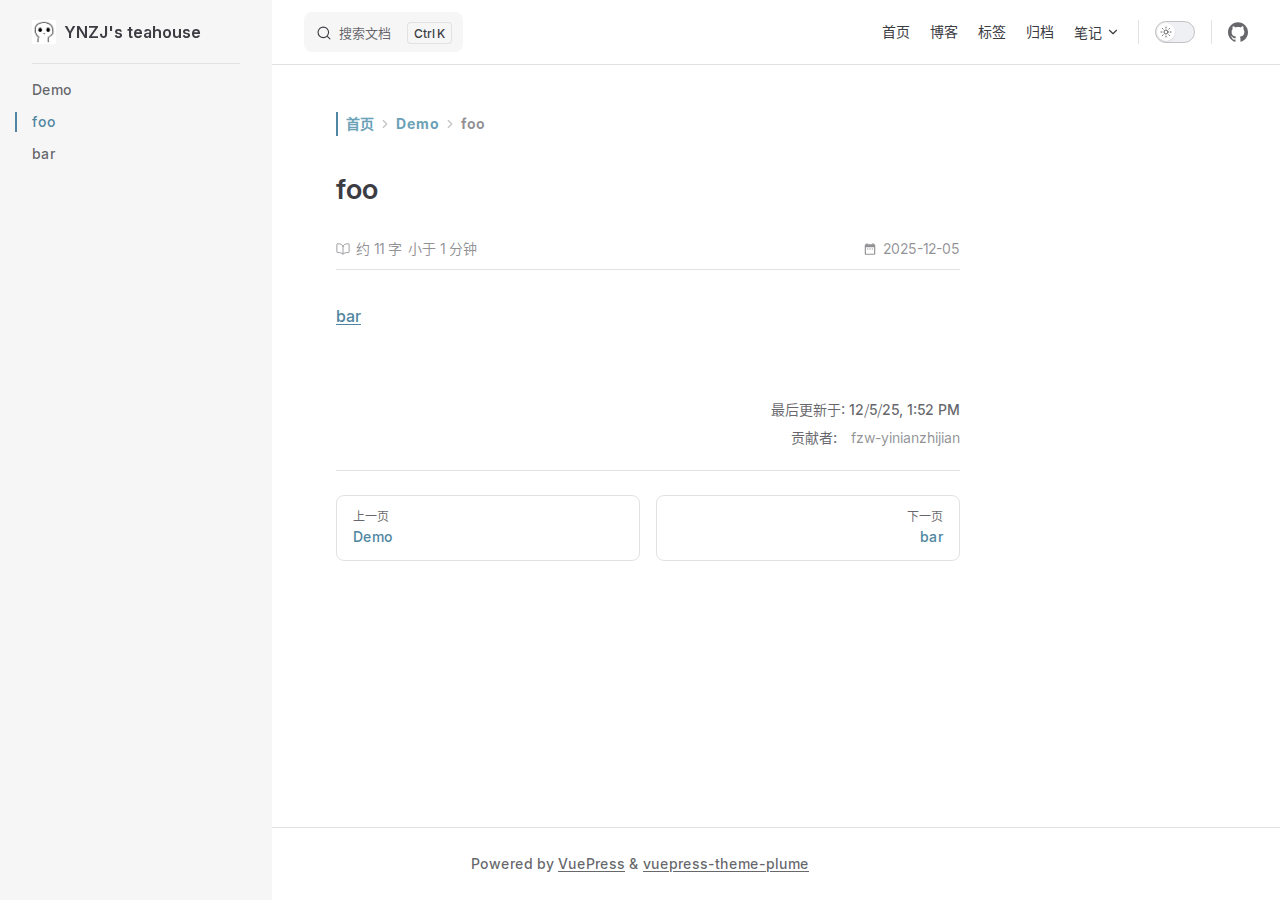
<file: demo/899c3hhs/index.html>
<!doctype html><html lang="zh-CN"><head><meta charset="utf-8" /><meta name="viewport" content="width=device-width,initial-scale=1" /><meta name="generator" content="VuePress 2.0.0-rc.26" /><meta name="theme" content="VuePress Theme Plume 1.0.0-rc.180" /><script id="check-mac-os">document.documentElement.classList.toggle('mac', /Mac|iPhone|iPod|iPad/i.test(navigator.platform))</script><script id="check-dark-mode">;(function () {const um= localStorage.getItem('vuepress-theme-appearance') || 'auto';const sm = window.matchMedia && window.matchMedia('(prefers-color-scheme: dark)').matches;const isDark = um === 'dark' || (um !== 'light' && sm);document.documentElement.dataset.theme = isDark ? 'dark' : 'light';})();</script><link rel="icon" type="image/jpeg" href="/additionfile/avatar.jpg"><title>foo | YNZJ's teahouse</title><meta name="description" content="这是一间茶馆，进来歇歇脚 看看故事吧。"><link rel="preload" href="/assets/style-Cs8A7NO2.css" as="style"><link rel="stylesheet" href="/assets/style-Cs8A7NO2.css"><link rel="modulepreload" href="/assets/app-AuYfjFEt.js"><link rel="modulepreload" href="/assets/index.html-t78tqn_n.js"></head><body><div id="app"><!--[--><!--[--><div class="theme-plume vp-layout" vp-container data-v-7c6b8eea><!--[--><!--[--><!--]--><!--[--><span tabindex="-1" data-v-4d4cd279></span><a href="#VPContent" class="vp-skip-link visually-hidden" data-v-4d4cd279> Skip to content </a><!--]--><!----><header class="vp-nav" data-v-7c6b8eea data-v-a0470be0><div class="vp-navbar" vp-navbar data-v-a0470be0 data-v-9262de23><div class="wrapper" data-v-9262de23><div class="container" data-v-9262de23><div class="title" data-v-9262de23><div class="vp-navbar-title has-sidebar" data-v-9262de23 data-v-5946b21d><a class="vp-link link no-icon title" href="/" data-v-5946b21d><!--[--><!--[--><!--]--><!--[--><!--[--><!--[--><img class="vp-image dark logo" style="" src="/additionfile/avatar.jpg" alt data-v-98b7a311><!--]--><!--[--><img class="vp-image light logo" style="" src="/additionfile/avatar.jpg" alt data-v-98b7a311><!--]--><!--]--><!--]--><span data-v-5946b21d>YNZJ&#39;s teahouse</span><!--[--><!--]--><!--]--></a></div></div><div class="content" data-v-9262de23><div class="content-body" data-v-9262de23><!--[--><!--]--><div class="vp-navbar-search search" data-v-9262de23><div class="search-wrapper" data-v-78b599e3><!----><div id="local-search" data-v-78b599e3><button type="button" class="mini-search mini-search-button" aria-label="搜索文档" data-v-78b599e3><span class="mini-search-button-container"><span class="mini-search-search-icon vpi-mini-search" aria-label="search icon"></span><span class="mini-search-button-placeholder">搜索文档</span></span><span class="mini-search-button-keys"><kbd class="mini-search-button-key"></kbd><kbd class="mini-search-button-key">K</kbd></span></button></div></div></div><!--[--><!--]--><nav aria-labelledby="main-nav-aria-label" class="vp-navbar-menu menu" data-v-9262de23 data-v-4a9db1bc><span id="main-nav-aria-label" class="visually-hidden" data-v-4a9db1bc>Main Navigation</span><!--[--><!--[--><a class="vp-link link navbar-menu-link" href="/" tabindex="0" data-v-4a9db1bc data-v-8518b132><!--[--><!----><span data-v-8518b132>首页</span><!----><!--]--></a><!--]--><!--[--><a class="vp-link link navbar-menu-link" href="/blog/" tabindex="0" data-v-4a9db1bc data-v-8518b132><!--[--><!----><span data-v-8518b132>博客</span><!----><!--]--></a><!--]--><!--[--><a class="vp-link link navbar-menu-link" href="/blog/tags/" tabindex="0" data-v-4a9db1bc data-v-8518b132><!--[--><!----><span data-v-8518b132>标签</span><!----><!--]--></a><!--]--><!--[--><a class="vp-link link navbar-menu-link" href="/blog/archives/" tabindex="0" data-v-4a9db1bc data-v-8518b132><!--[--><!----><span data-v-8518b132>归档</span><!----><!--]--></a><!--]--><!--[--><div class="vp-flyout vp-navbar-menu-group" data-v-4a9db1bc data-v-d0f42088><button type="button" class="button" aria-haspopup="true" aria-expanded="false" data-v-d0f42088><span class="text" data-v-d0f42088><!----><!----><span data-v-d0f42088>笔记</span><!----><span class="vpi-chevron-down text-icon" data-v-d0f42088></span></span></button><div class="menu" data-v-d0f42088><div class="vp-menu" data-v-d0f42088 data-v-99d56216><div class="items" data-v-99d56216><!--[--><!--[--><div class="vp-menu-link" data-v-99d56216 data-v-79805ea3><a class="vp-link link" href="/demo/" data-v-79805ea3><!--[--><!----> 示例 <!----><!--]--></a></div><!--]--><!--]--></div><!--[--><!--]--></div></div></div><!--]--><!--]--></nav><!--[--><!--]--><!----><div class="vp-navbar-appearance appearance" data-v-9262de23 data-v-f92c0b93><button class="vp-switch vp-switch-appearance" type="button" role="switch" title aria-checked="false" data-v-f92c0b93 data-v-3e51a9a7 data-v-b195be10><span class="check" data-v-b195be10><span class="icon" data-v-b195be10><!--[--><span class="vpi-sun sun" data-v-3e51a9a7></span><span class="vpi-moon moon" data-v-3e51a9a7></span><!--]--></span></span></button></div><div class="vp-social-links vp-navbar-social-links social-links" data-v-9262de23 data-v-7cd9f8a9 data-v-d4c087c6><!--[--><a class="vp-social-link no-icon" href="/" aria-label="github" target="_blank" rel="noopener" data-v-d4c087c6 data-v-60056bc7><span class="vpi-social-github" /></a><!--]--></div><div class="vp-flyout vp-navbar-extra extra" data-v-9262de23 data-v-ff142e9d data-v-d0f42088><button type="button" class="button" aria-haspopup="true" aria-expanded="false" aria-label="extra navigation" data-v-d0f42088><span class="vpi-more-horizontal icon" data-v-d0f42088></span></button><div class="menu" data-v-d0f42088><div class="vp-menu" data-v-d0f42088 data-v-99d56216><!----><!--[--><!--[--><!----><div class="group" data-v-ff142e9d><div class="item appearance" data-v-ff142e9d><p class="label" data-v-ff142e9d>外观</p><div class="appearance-action" data-v-ff142e9d><button class="vp-switch vp-switch-appearance" type="button" role="switch" title aria-checked="false" data-v-ff142e9d data-v-3e51a9a7 data-v-b195be10><span class="check" data-v-b195be10><span class="icon" data-v-b195be10><!--[--><span class="vpi-sun sun" data-v-3e51a9a7></span><span class="vpi-moon moon" data-v-3e51a9a7></span><!--]--></span></span></button></div></div></div><div class="group" data-v-ff142e9d><div class="item social-links" data-v-ff142e9d><div class="vp-social-links social-links-list" data-v-ff142e9d data-v-d4c087c6><!--[--><a class="vp-social-link no-icon" href="/" aria-label="github" target="_blank" rel="noopener" data-v-d4c087c6 data-v-60056bc7><span class="vpi-social-github" /></a><!--]--></div></div></div><!--]--><!--]--></div></div></div><!--[--><!--]--><button type="button" class="vp-navbar-hamburger hamburger" aria-label="mobile navigation" aria-expanded="false" aria-controls="nav-screen" data-v-9262de23 data-v-d6403138><span class="container" data-v-d6403138><span class="top" data-v-d6403138></span><span class="middle" data-v-d6403138></span><span class="bottom" data-v-d6403138></span></span></button></div></div></div></div><div class="divider" data-v-9262de23><div class="divider-line" data-v-9262de23></div></div></div><!----></header><div class="vp-local-nav reached-top" data-v-7c6b8eea data-v-b3a815e1><button class="menu" aria-expanded="false" aria-controls="SidebarNav" data-v-b3a815e1><span class="vpi-align-left menu-icon" data-v-b3a815e1></span><span class="menu-text" data-v-b3a815e1>Menu</span></button><div class="vp-local-nav-outline-dropdown" style="--vp-vh:0px;" data-v-b3a815e1 data-v-5c24aa2a><!----><!----></div></div><aside class="vp-sidebar" vp-sidebar data-v-7c6b8eea data-v-18c10c42><div class="curtain" data-v-18c10c42></div><nav id="SidebarNav" class="nav" aria-labelledby="sidebar-aria-label" tabindex="-1" data-v-18c10c42><span id="sidebar-aria-label" class="visually-hidden" data-v-18c10c42> Sidebar Navigation </span><!--[--><!--]--><!--[--><div class="no-transition group" data-v-5fa0e752><section class="vp-sidebar-item sidebar-item level-0 has-active" data-v-5fa0e752 data-v-ab34dad8><!----><div data-v-ab34dad8 data-v-ab34dad8><div class="items" data-v-ab34dad8><!--[--><div class="vp-sidebar-item sidebar-item level-1 is-link" data-v-ab34dad8 data-v-ab34dad8><div class="item" data-v-ab34dad8><div class="indicator" data-v-ab34dad8></div><!----><a class="vp-link link link" href="/demo/" data-v-ab34dad8><!--[--><p class="text" data-v-ab34dad8><span data-v-ab34dad8>Demo</span><!----></p><!--]--></a><!----></div><!----></div><div class="vp-sidebar-item sidebar-item level-1 is-link" data-v-ab34dad8 data-v-ab34dad8><div class="item" data-v-ab34dad8><div class="indicator" data-v-ab34dad8></div><!----><a class="vp-link link link" href="/demo/899c3hhs/" data-v-ab34dad8><!--[--><p class="text" data-v-ab34dad8><span data-v-ab34dad8>foo</span><!----></p><!--]--></a><!----></div><!----></div><div class="vp-sidebar-item sidebar-item level-1 is-link" data-v-ab34dad8 data-v-ab34dad8><div class="item" data-v-ab34dad8><div class="indicator" data-v-ab34dad8></div><!----><a class="vp-link link link" href="/demo/cfvdxt68/" data-v-ab34dad8><!--[--><p class="text" data-v-ab34dad8><span data-v-ab34dad8>bar</span><!----></p><!--]--></a><!----></div><!----></div><!--]--></div></div></section></div><!--]--><!--[--><!--]--></nav></aside><!--[--><div id="VPContent" vp-content class="vp-content has-sidebar" data-v-7c6b8eea data-v-a5c7fc82><div class="vp-doc-container has-sidebar has-aside" data-v-a5c7fc82 data-v-4d7b467c><!--[--><!--]--><div class="container" data-v-4d7b467c><div class="aside" vp-outline data-v-4d7b467c><div class="aside-curtain" data-v-4d7b467c></div><div class="aside-container" data-v-4d7b467c><div class="aside-content" data-v-4d7b467c><div class="vp-doc-aside" data-v-4d7b467c data-v-bc111f83><!--[--><!--]--><!--[--><!--]--><nav aria-labelledby="doc-outline-aria-label" class="vp-doc-aside-outline" role="navigation" data-v-bc111f83 data-v-bae6c759><div class="content" data-v-bae6c759><div class="outline-marker" data-v-bae6c759></div><div id="doc-outline-aria-label" aria-level="2" class="outline-title" role="heading" data-v-bae6c759><span data-v-bae6c759>此页内容</span><span class="vpi-print icon" data-v-bae6c759></span></div><ul class="root" data-v-bae6c759 data-v-8a874e01><!--[--><!--]--></ul></div></nav><!--[--><!--]--><div class="spacer" data-v-bc111f83></div><!--[--><!--]--></div></div></div></div><div class="content" data-v-4d7b467c><div class="content-container" data-v-4d7b467c><!--[--><!--]--><main class="main" data-v-4d7b467c><nav class="vp-breadcrumb" data-v-4d7b467c data-v-d9da8e38><ol vocab="https://schema.org/" typeof="BreadcrumbList" data-v-d9da8e38><!--[--><li property="itemListElement" typeof="ListItem" data-v-d9da8e38><a class="vp-link link no-icon breadcrumb" href="/" property="item" typeof="WebPage" data-v-d9da8e38><!--[-->首页<!--]--></a><span class="vpi-chevron-right" data-v-d9da8e38></span><meta property="name" content="首页" data-v-d9da8e38><meta property="position" content="1" data-v-d9da8e38></li><li property="itemListElement" typeof="ListItem" data-v-d9da8e38><span class="vp-link no-icon breadcrumb" property="item" typeof="WebPage" data-v-d9da8e38><!--[-->Demo<!--]--></span><span class="vpi-chevron-right" data-v-d9da8e38></span><meta property="name" content="Demo" data-v-d9da8e38><meta property="position" content="2" data-v-d9da8e38></li><li property="itemListElement" typeof="ListItem" data-v-d9da8e38><a class="vp-link link no-icon breadcrumb current" href="/demo/899c3hhs/" property="item" typeof="WebPage" data-v-d9da8e38><!--[-->foo<!--]--></a><!----><meta property="name" content="foo" data-v-d9da8e38><meta property="position" content="3" data-v-d9da8e38></li><!--]--></ol></nav><!--[--><!--]--><!--[--><div class="vp-doc-title" data-v-e97c48da><!--[--><!--]--><h1 class="page-title" data-v-e97c48da><!----> foo <!----></h1><!--[--><!--]--></div><div class="vp-doc-meta" data-v-e97c48da><!--[--><!--]--><p class="reading-time" data-v-e97c48da><span class="vpi-books icon" data-v-e97c48da></span><span data-v-e97c48da>约 11 字</span><span data-v-e97c48da>小于 1 分钟</span></p><!----><!--[--><!--]--><p class="create-time" data-v-e97c48da><span class="vpi-clock icon" data-v-e97c48da></span><span data-v-e97c48da>2025-12-05</span></p></div><!--]--><!--[--><!--]--><div class="_demo_899c3hhs_ external-link-icon-enabled vp-doc plume-content" vp-content data-v-4d7b467c><!--[--><!--]--><div data-v-4d7b467c><p><a class="vp-link link" href="/demo/cfvdxt68/"><!--[-->bar<!--]--></a></p></div><!----><!----><!----></div></main><footer class="vp-doc-footer" data-v-4d7b467c data-v-712af4c0><!--[--><!--]--><!----><div class="contributors" aria-label="Contributors" data-v-712af4c0><span class="contributors-label" data-v-712af4c0>贡献者: </span><span class="contributors-info" data-v-712af4c0><!--[--><!--[--><span class="contributor" data-v-712af4c0>fzw-yinianzhijian</span><!----><!--]--><!--]--></span></div><nav class="prev-next" data-v-712af4c0><div class="pager" data-v-712af4c0><a class="vp-link link pager-link prev" href="/demo/" data-v-712af4c0><!--[--><span class="desc" data-v-712af4c0>上一页</span><span class="title" data-v-712af4c0><!----><span data-v-712af4c0>Demo</span></span><!--]--></a></div><div class="pager" data-v-712af4c0><a class="vp-link link pager-link next" href="/demo/cfvdxt68/" data-v-712af4c0><!--[--><span class="desc" data-v-712af4c0>下一页</span><span class="title" data-v-712af4c0><!----><span data-v-712af4c0>bar</span></span><!--]--></a></div></nav></footer><!----><!--[--><!--]--></div></div></div><!--[--><!--]--></div></div><!--]--><button type="button" class="vp-back-to-top" aria-label="back to top" data-v-7c6b8eea style="display:none;" data-v-307e895d><span class="percent" data-allow-mismatch data-v-307e895d>0%</span><span class="show icon vpi-back-to-top" data-v-307e895d></span><svg aria-hidden="true" data-v-307e895d><circle cx="50%" cy="50%" data-allow-mismatch style="stroke-dasharray:calc(0% - 12.566370614359172px) calc(314.1592653589793% - 12.566370614359172px);" data-v-307e895d></circle></svg></button><svg xmlns="http://www.w3.org/2000/svg" width="24" height="24" viewbox="0 0 24 24" aria-label="sign down" class="vp-sign-down" aria-hidden="true" data-v-7c6b8eea style="display:none;" data-v-ca16b6fb><g fill="none" stroke="currentColor" stroke-linecap="round" stroke-linejoin="round" stroke-width="2.5" data-v-ca16b6fb><path d="m19 11l-7 6l-7-6" data-v-ca16b6fb></path><path d="m19 5l-7 6l-7-6" opacity="0.6" data-v-ca16b6fb></path></g></svg><footer class="vp-footer has-sidebar" vp-footer data-v-7c6b8eea data-v-0dc4f8ef><!--[--><div class="container" data-v-0dc4f8ef><div class="message" data-v-0dc4f8ef>Powered by <a target="_blank" href="https://v2.vuepress.vuejs.org/">VuePress</a> & <a target="_blank" href="https://theme-plume.vuejs.press">vuepress-theme-plume</a></div><!----></div><!--]--></footer><!--[--><!--]--><!--]--></div><!----><!--]--><!--[--><!--]--><!--]--></div><script type="module" src="/assets/app-AuYfjFEt.js" defer></script></body></html>
</file>
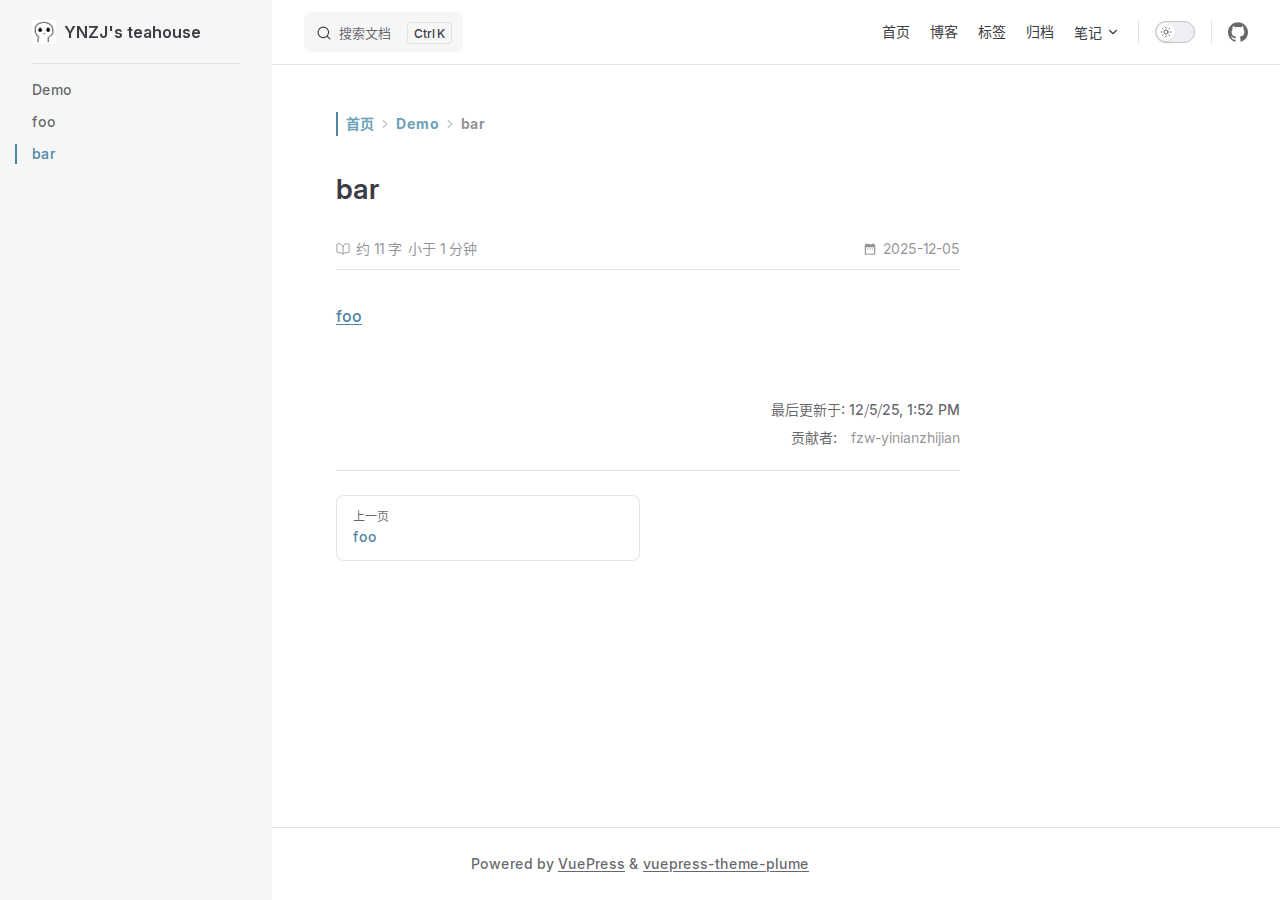
<file: demo/cfvdxt68/index.html>
<!doctype html><html lang="zh-CN"><head><meta charset="utf-8" /><meta name="viewport" content="width=device-width,initial-scale=1" /><meta name="generator" content="VuePress 2.0.0-rc.26" /><meta name="theme" content="VuePress Theme Plume 1.0.0-rc.180" /><script id="check-mac-os">document.documentElement.classList.toggle('mac', /Mac|iPhone|iPod|iPad/i.test(navigator.platform))</script><script id="check-dark-mode">;(function () {const um= localStorage.getItem('vuepress-theme-appearance') || 'auto';const sm = window.matchMedia && window.matchMedia('(prefers-color-scheme: dark)').matches;const isDark = um === 'dark' || (um !== 'light' && sm);document.documentElement.dataset.theme = isDark ? 'dark' : 'light';})();</script><link rel="icon" type="image/jpeg" href="/additionfile/avatar.jpg"><title>bar | YNZJ's teahouse</title><meta name="description" content="这是一间茶馆，进来歇歇脚 看看故事吧。"><link rel="preload" href="/assets/style-Cs8A7NO2.css" as="style"><link rel="stylesheet" href="/assets/style-Cs8A7NO2.css"><link rel="modulepreload" href="/assets/app-AuYfjFEt.js"><link rel="modulepreload" href="/assets/index.html-9JfGjR3q.js"></head><body><div id="app"><!--[--><!--[--><div class="theme-plume vp-layout" vp-container data-v-7c6b8eea><!--[--><!--[--><!--]--><!--[--><span tabindex="-1" data-v-4d4cd279></span><a href="#VPContent" class="vp-skip-link visually-hidden" data-v-4d4cd279> Skip to content </a><!--]--><!----><header class="vp-nav" data-v-7c6b8eea data-v-a0470be0><div class="vp-navbar" vp-navbar data-v-a0470be0 data-v-9262de23><div class="wrapper" data-v-9262de23><div class="container" data-v-9262de23><div class="title" data-v-9262de23><div class="vp-navbar-title has-sidebar" data-v-9262de23 data-v-5946b21d><a class="vp-link link no-icon title" href="/" data-v-5946b21d><!--[--><!--[--><!--]--><!--[--><!--[--><!--[--><img class="vp-image dark logo" style="" src="/additionfile/avatar.jpg" alt data-v-98b7a311><!--]--><!--[--><img class="vp-image light logo" style="" src="/additionfile/avatar.jpg" alt data-v-98b7a311><!--]--><!--]--><!--]--><span data-v-5946b21d>YNZJ&#39;s teahouse</span><!--[--><!--]--><!--]--></a></div></div><div class="content" data-v-9262de23><div class="content-body" data-v-9262de23><!--[--><!--]--><div class="vp-navbar-search search" data-v-9262de23><div class="search-wrapper" data-v-78b599e3><!----><div id="local-search" data-v-78b599e3><button type="button" class="mini-search mini-search-button" aria-label="搜索文档" data-v-78b599e3><span class="mini-search-button-container"><span class="mini-search-search-icon vpi-mini-search" aria-label="search icon"></span><span class="mini-search-button-placeholder">搜索文档</span></span><span class="mini-search-button-keys"><kbd class="mini-search-button-key"></kbd><kbd class="mini-search-button-key">K</kbd></span></button></div></div></div><!--[--><!--]--><nav aria-labelledby="main-nav-aria-label" class="vp-navbar-menu menu" data-v-9262de23 data-v-4a9db1bc><span id="main-nav-aria-label" class="visually-hidden" data-v-4a9db1bc>Main Navigation</span><!--[--><!--[--><a class="vp-link link navbar-menu-link" href="/" tabindex="0" data-v-4a9db1bc data-v-8518b132><!--[--><!----><span data-v-8518b132>首页</span><!----><!--]--></a><!--]--><!--[--><a class="vp-link link navbar-menu-link" href="/blog/" tabindex="0" data-v-4a9db1bc data-v-8518b132><!--[--><!----><span data-v-8518b132>博客</span><!----><!--]--></a><!--]--><!--[--><a class="vp-link link navbar-menu-link" href="/blog/tags/" tabindex="0" data-v-4a9db1bc data-v-8518b132><!--[--><!----><span data-v-8518b132>标签</span><!----><!--]--></a><!--]--><!--[--><a class="vp-link link navbar-menu-link" href="/blog/archives/" tabindex="0" data-v-4a9db1bc data-v-8518b132><!--[--><!----><span data-v-8518b132>归档</span><!----><!--]--></a><!--]--><!--[--><div class="vp-flyout vp-navbar-menu-group" data-v-4a9db1bc data-v-d0f42088><button type="button" class="button" aria-haspopup="true" aria-expanded="false" data-v-d0f42088><span class="text" data-v-d0f42088><!----><!----><span data-v-d0f42088>笔记</span><!----><span class="vpi-chevron-down text-icon" data-v-d0f42088></span></span></button><div class="menu" data-v-d0f42088><div class="vp-menu" data-v-d0f42088 data-v-99d56216><div class="items" data-v-99d56216><!--[--><!--[--><div class="vp-menu-link" data-v-99d56216 data-v-79805ea3><a class="vp-link link" href="/demo/" data-v-79805ea3><!--[--><!----> 示例 <!----><!--]--></a></div><!--]--><!--]--></div><!--[--><!--]--></div></div></div><!--]--><!--]--></nav><!--[--><!--]--><!----><div class="vp-navbar-appearance appearance" data-v-9262de23 data-v-f92c0b93><button class="vp-switch vp-switch-appearance" type="button" role="switch" title aria-checked="false" data-v-f92c0b93 data-v-3e51a9a7 data-v-b195be10><span class="check" data-v-b195be10><span class="icon" data-v-b195be10><!--[--><span class="vpi-sun sun" data-v-3e51a9a7></span><span class="vpi-moon moon" data-v-3e51a9a7></span><!--]--></span></span></button></div><div class="vp-social-links vp-navbar-social-links social-links" data-v-9262de23 data-v-7cd9f8a9 data-v-d4c087c6><!--[--><a class="vp-social-link no-icon" href="/" aria-label="github" target="_blank" rel="noopener" data-v-d4c087c6 data-v-60056bc7><span class="vpi-social-github" /></a><!--]--></div><div class="vp-flyout vp-navbar-extra extra" data-v-9262de23 data-v-ff142e9d data-v-d0f42088><button type="button" class="button" aria-haspopup="true" aria-expanded="false" aria-label="extra navigation" data-v-d0f42088><span class="vpi-more-horizontal icon" data-v-d0f42088></span></button><div class="menu" data-v-d0f42088><div class="vp-menu" data-v-d0f42088 data-v-99d56216><!----><!--[--><!--[--><!----><div class="group" data-v-ff142e9d><div class="item appearance" data-v-ff142e9d><p class="label" data-v-ff142e9d>外观</p><div class="appearance-action" data-v-ff142e9d><button class="vp-switch vp-switch-appearance" type="button" role="switch" title aria-checked="false" data-v-ff142e9d data-v-3e51a9a7 data-v-b195be10><span class="check" data-v-b195be10><span class="icon" data-v-b195be10><!--[--><span class="vpi-sun sun" data-v-3e51a9a7></span><span class="vpi-moon moon" data-v-3e51a9a7></span><!--]--></span></span></button></div></div></div><div class="group" data-v-ff142e9d><div class="item social-links" data-v-ff142e9d><div class="vp-social-links social-links-list" data-v-ff142e9d data-v-d4c087c6><!--[--><a class="vp-social-link no-icon" href="/" aria-label="github" target="_blank" rel="noopener" data-v-d4c087c6 data-v-60056bc7><span class="vpi-social-github" /></a><!--]--></div></div></div><!--]--><!--]--></div></div></div><!--[--><!--]--><button type="button" class="vp-navbar-hamburger hamburger" aria-label="mobile navigation" aria-expanded="false" aria-controls="nav-screen" data-v-9262de23 data-v-d6403138><span class="container" data-v-d6403138><span class="top" data-v-d6403138></span><span class="middle" data-v-d6403138></span><span class="bottom" data-v-d6403138></span></span></button></div></div></div></div><div class="divider" data-v-9262de23><div class="divider-line" data-v-9262de23></div></div></div><!----></header><div class="vp-local-nav reached-top" data-v-7c6b8eea data-v-b3a815e1><button class="menu" aria-expanded="false" aria-controls="SidebarNav" data-v-b3a815e1><span class="vpi-align-left menu-icon" data-v-b3a815e1></span><span class="menu-text" data-v-b3a815e1>Menu</span></button><div class="vp-local-nav-outline-dropdown" style="--vp-vh:0px;" data-v-b3a815e1 data-v-5c24aa2a><!----><!----></div></div><aside class="vp-sidebar" vp-sidebar data-v-7c6b8eea data-v-18c10c42><div class="curtain" data-v-18c10c42></div><nav id="SidebarNav" class="nav" aria-labelledby="sidebar-aria-label" tabindex="-1" data-v-18c10c42><span id="sidebar-aria-label" class="visually-hidden" data-v-18c10c42> Sidebar Navigation </span><!--[--><!--]--><!--[--><div class="no-transition group" data-v-5fa0e752><section class="vp-sidebar-item sidebar-item level-0 has-active" data-v-5fa0e752 data-v-ab34dad8><!----><div data-v-ab34dad8 data-v-ab34dad8><div class="items" data-v-ab34dad8><!--[--><div class="vp-sidebar-item sidebar-item level-1 is-link" data-v-ab34dad8 data-v-ab34dad8><div class="item" data-v-ab34dad8><div class="indicator" data-v-ab34dad8></div><!----><a class="vp-link link link" href="/demo/" data-v-ab34dad8><!--[--><p class="text" data-v-ab34dad8><span data-v-ab34dad8>Demo</span><!----></p><!--]--></a><!----></div><!----></div><div class="vp-sidebar-item sidebar-item level-1 is-link" data-v-ab34dad8 data-v-ab34dad8><div class="item" data-v-ab34dad8><div class="indicator" data-v-ab34dad8></div><!----><a class="vp-link link link" href="/demo/899c3hhs/" data-v-ab34dad8><!--[--><p class="text" data-v-ab34dad8><span data-v-ab34dad8>foo</span><!----></p><!--]--></a><!----></div><!----></div><div class="vp-sidebar-item sidebar-item level-1 is-link" data-v-ab34dad8 data-v-ab34dad8><div class="item" data-v-ab34dad8><div class="indicator" data-v-ab34dad8></div><!----><a class="vp-link link link" href="/demo/cfvdxt68/" data-v-ab34dad8><!--[--><p class="text" data-v-ab34dad8><span data-v-ab34dad8>bar</span><!----></p><!--]--></a><!----></div><!----></div><!--]--></div></div></section></div><!--]--><!--[--><!--]--></nav></aside><!--[--><div id="VPContent" vp-content class="vp-content has-sidebar" data-v-7c6b8eea data-v-a5c7fc82><div class="vp-doc-container has-sidebar has-aside" data-v-a5c7fc82 data-v-4d7b467c><!--[--><!--]--><div class="container" data-v-4d7b467c><div class="aside" vp-outline data-v-4d7b467c><div class="aside-curtain" data-v-4d7b467c></div><div class="aside-container" data-v-4d7b467c><div class="aside-content" data-v-4d7b467c><div class="vp-doc-aside" data-v-4d7b467c data-v-bc111f83><!--[--><!--]--><!--[--><!--]--><nav aria-labelledby="doc-outline-aria-label" class="vp-doc-aside-outline" role="navigation" data-v-bc111f83 data-v-bae6c759><div class="content" data-v-bae6c759><div class="outline-marker" data-v-bae6c759></div><div id="doc-outline-aria-label" aria-level="2" class="outline-title" role="heading" data-v-bae6c759><span data-v-bae6c759>此页内容</span><span class="vpi-print icon" data-v-bae6c759></span></div><ul class="root" data-v-bae6c759 data-v-8a874e01><!--[--><!--]--></ul></div></nav><!--[--><!--]--><div class="spacer" data-v-bc111f83></div><!--[--><!--]--></div></div></div></div><div class="content" data-v-4d7b467c><div class="content-container" data-v-4d7b467c><!--[--><!--]--><main class="main" data-v-4d7b467c><nav class="vp-breadcrumb" data-v-4d7b467c data-v-d9da8e38><ol vocab="https://schema.org/" typeof="BreadcrumbList" data-v-d9da8e38><!--[--><li property="itemListElement" typeof="ListItem" data-v-d9da8e38><a class="vp-link link no-icon breadcrumb" href="/" property="item" typeof="WebPage" data-v-d9da8e38><!--[-->首页<!--]--></a><span class="vpi-chevron-right" data-v-d9da8e38></span><meta property="name" content="首页" data-v-d9da8e38><meta property="position" content="1" data-v-d9da8e38></li><li property="itemListElement" typeof="ListItem" data-v-d9da8e38><span class="vp-link no-icon breadcrumb" property="item" typeof="WebPage" data-v-d9da8e38><!--[-->Demo<!--]--></span><span class="vpi-chevron-right" data-v-d9da8e38></span><meta property="name" content="Demo" data-v-d9da8e38><meta property="position" content="2" data-v-d9da8e38></li><li property="itemListElement" typeof="ListItem" data-v-d9da8e38><a class="vp-link link no-icon breadcrumb current" href="/demo/cfvdxt68/" property="item" typeof="WebPage" data-v-d9da8e38><!--[-->bar<!--]--></a><!----><meta property="name" content="bar" data-v-d9da8e38><meta property="position" content="3" data-v-d9da8e38></li><!--]--></ol></nav><!--[--><!--]--><!--[--><div class="vp-doc-title" data-v-e97c48da><!--[--><!--]--><h1 class="page-title" data-v-e97c48da><!----> bar <!----></h1><!--[--><!--]--></div><div class="vp-doc-meta" data-v-e97c48da><!--[--><!--]--><p class="reading-time" data-v-e97c48da><span class="vpi-books icon" data-v-e97c48da></span><span data-v-e97c48da>约 11 字</span><span data-v-e97c48da>小于 1 分钟</span></p><!----><!--[--><!--]--><p class="create-time" data-v-e97c48da><span class="vpi-clock icon" data-v-e97c48da></span><span data-v-e97c48da>2025-12-05</span></p></div><!--]--><!--[--><!--]--><div class="_demo_cfvdxt68_ external-link-icon-enabled vp-doc plume-content" vp-content data-v-4d7b467c><!--[--><!--]--><div data-v-4d7b467c><p><a class="vp-link link" href="/demo/899c3hhs/"><!--[-->foo<!--]--></a></p></div><!----><!----><!----></div></main><footer class="vp-doc-footer" data-v-4d7b467c data-v-712af4c0><!--[--><!--]--><!----><div class="contributors" aria-label="Contributors" data-v-712af4c0><span class="contributors-label" data-v-712af4c0>贡献者: </span><span class="contributors-info" data-v-712af4c0><!--[--><!--[--><span class="contributor" data-v-712af4c0>fzw-yinianzhijian</span><!----><!--]--><!--]--></span></div><nav class="prev-next" data-v-712af4c0><div class="pager" data-v-712af4c0><a class="vp-link link pager-link prev" href="/demo/899c3hhs/" data-v-712af4c0><!--[--><span class="desc" data-v-712af4c0>上一页</span><span class="title" data-v-712af4c0><!----><span data-v-712af4c0>foo</span></span><!--]--></a></div><div class="pager" data-v-712af4c0><!----></div></nav></footer><!----><!--[--><!--]--></div></div></div><!--[--><!--]--></div></div><!--]--><button type="button" class="vp-back-to-top" aria-label="back to top" data-v-7c6b8eea style="display:none;" data-v-307e895d><span class="percent" data-allow-mismatch data-v-307e895d>0%</span><span class="show icon vpi-back-to-top" data-v-307e895d></span><svg aria-hidden="true" data-v-307e895d><circle cx="50%" cy="50%" data-allow-mismatch style="stroke-dasharray:calc(0% - 12.566370614359172px) calc(314.1592653589793% - 12.566370614359172px);" data-v-307e895d></circle></svg></button><svg xmlns="http://www.w3.org/2000/svg" width="24" height="24" viewbox="0 0 24 24" aria-label="sign down" class="vp-sign-down" aria-hidden="true" data-v-7c6b8eea style="display:none;" data-v-ca16b6fb><g fill="none" stroke="currentColor" stroke-linecap="round" stroke-linejoin="round" stroke-width="2.5" data-v-ca16b6fb><path d="m19 11l-7 6l-7-6" data-v-ca16b6fb></path><path d="m19 5l-7 6l-7-6" opacity="0.6" data-v-ca16b6fb></path></g></svg><footer class="vp-footer has-sidebar" vp-footer data-v-7c6b8eea data-v-0dc4f8ef><!--[--><div class="container" data-v-0dc4f8ef><div class="message" data-v-0dc4f8ef>Powered by <a target="_blank" href="https://v2.vuepress.vuejs.org/">VuePress</a> & <a target="_blank" href="https://theme-plume.vuejs.press">vuepress-theme-plume</a></div><!----></div><!--]--></footer><!--[--><!--]--><!--]--></div><!----><!--]--><!--[--><!--]--><!--]--></div><script type="module" src="/assets/app-AuYfjFEt.js" defer></script></body></html>
</file>
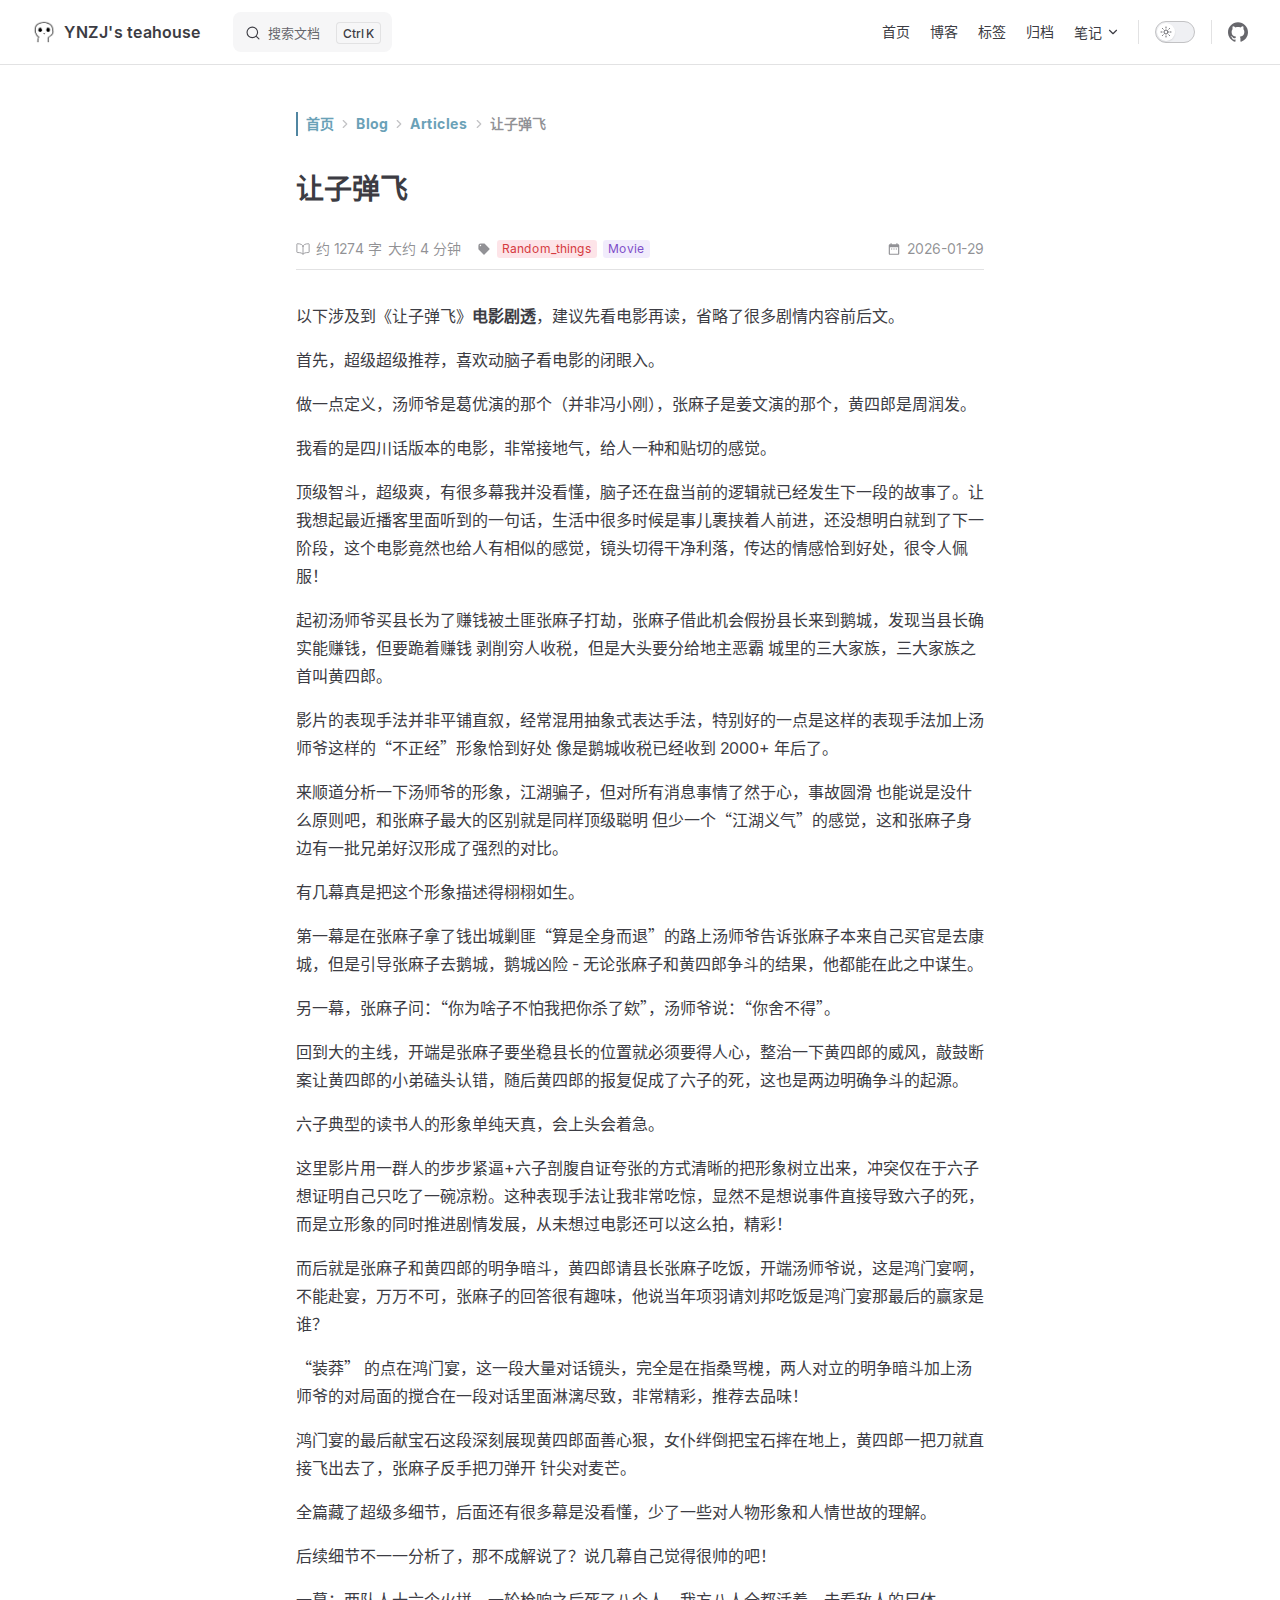
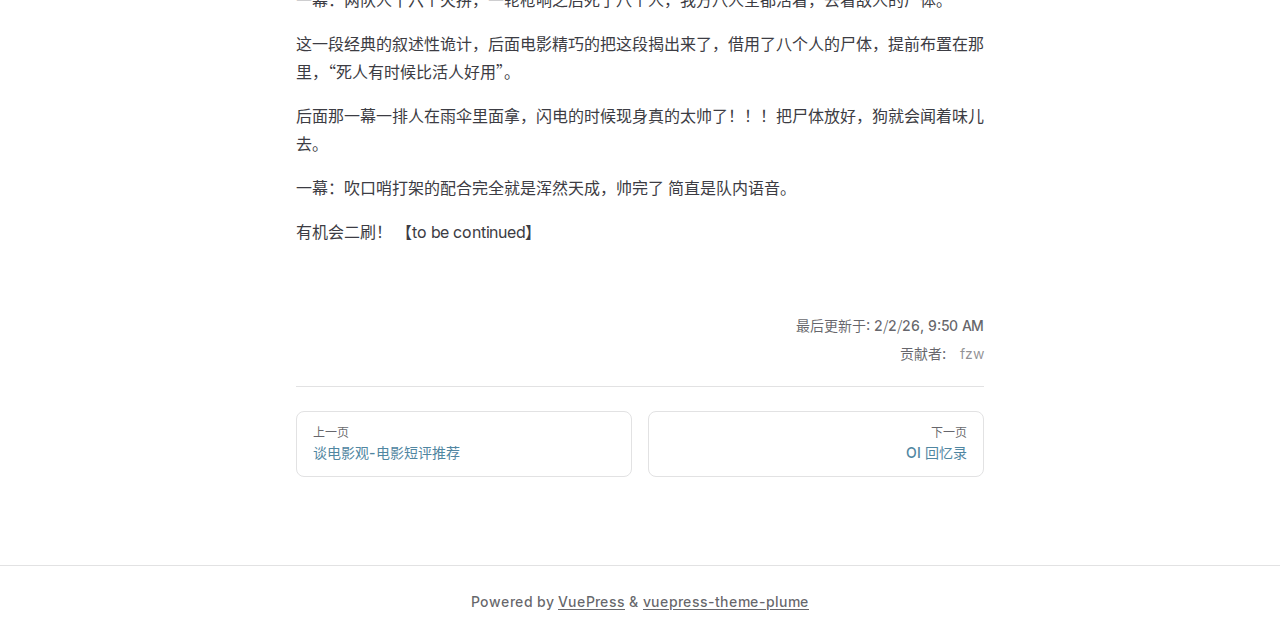
<file: blog/Articles/Let_The_Bullets_Fly/index.html>
<!doctype html><html lang="zh-CN"><head><meta charset="utf-8" /><meta name="viewport" content="width=device-width,initial-scale=1" /><meta name="generator" content="VuePress 2.0.0-rc.26" /><meta name="theme" content="VuePress Theme Plume 1.0.0-rc.180" /><script id="check-mac-os">document.documentElement.classList.toggle('mac', /Mac|iPhone|iPod|iPad/i.test(navigator.platform))</script><script id="check-dark-mode">;(function () {const um= localStorage.getItem('vuepress-theme-appearance') || 'auto';const sm = window.matchMedia && window.matchMedia('(prefers-color-scheme: dark)').matches;const isDark = um === 'dark' || (um !== 'light' && sm);document.documentElement.dataset.theme = isDark ? 'dark' : 'light';})();</script><link rel="icon" type="image/jpeg" href="/additionfile/avatar.jpg"><title>让子弹飞 | YNZJ's teahouse</title><meta name="description" content="这是一间茶馆，进来歇歇脚 看看故事吧。"><link rel="preload" href="/assets/style-C0kHg0QD.css" as="style"><link rel="stylesheet" href="/assets/style-C0kHg0QD.css"><link rel="modulepreload" href="/assets/app-wiPvwqUb.js"><link rel="modulepreload" href="/assets/index.html-B_5oukcm.js"></head><body><div id="app"><!--[--><!--[--><div class="theme-plume vp-layout" vp-container data-v-7c6b8eea><!--[--><!--[--><!--]--><!--[--><span tabindex="-1" data-v-4d4cd279></span><a href="#VPContent" class="vp-skip-link visually-hidden" data-v-4d4cd279> Skip to content </a><!--]--><!----><header class="vp-nav" data-v-7c6b8eea data-v-a0470be0><div class="vp-navbar" vp-navbar data-v-a0470be0 data-v-9262de23><div class="wrapper" data-v-9262de23><div class="container" data-v-9262de23><div class="title" data-v-9262de23><div class="vp-navbar-title" data-v-9262de23 data-v-5946b21d><a class="vp-link link no-icon title" href="/" data-v-5946b21d><!--[--><!--[--><!--]--><!--[--><!--[--><!--[--><img class="vp-image dark logo" style="" src="/additionfile/avatar.jpg" alt data-v-98b7a311><!--]--><!--[--><img class="vp-image light logo" style="" src="/additionfile/avatar.jpg" alt data-v-98b7a311><!--]--><!--]--><!--]--><span data-v-5946b21d>YNZJ&#39;s teahouse</span><!--[--><!--]--><!--]--></a></div></div><div class="content" data-v-9262de23><div class="content-body" data-v-9262de23><!--[--><!--]--><div class="vp-navbar-search search" data-v-9262de23><div class="search-wrapper" data-v-78b599e3><!----><div id="local-search" data-v-78b599e3><button type="button" class="mini-search mini-search-button" aria-label="搜索文档" data-v-78b599e3><span class="mini-search-button-container"><span class="mini-search-search-icon vpi-mini-search" aria-label="search icon"></span><span class="mini-search-button-placeholder">搜索文档</span></span><span class="mini-search-button-keys"><kbd class="mini-search-button-key"></kbd><kbd class="mini-search-button-key">K</kbd></span></button></div></div></div><!--[--><!--]--><nav aria-labelledby="main-nav-aria-label" class="vp-navbar-menu menu" data-v-9262de23 data-v-4a9db1bc><span id="main-nav-aria-label" class="visually-hidden" data-v-4a9db1bc>Main Navigation</span><!--[--><!--[--><a class="vp-link link navbar-menu-link" href="/" tabindex="0" data-v-4a9db1bc data-v-8518b132><!--[--><!----><span data-v-8518b132>首页</span><!----><!--]--></a><!--]--><!--[--><a class="vp-link link navbar-menu-link" href="/blog/" tabindex="0" data-v-4a9db1bc data-v-8518b132><!--[--><!----><span data-v-8518b132>博客</span><!----><!--]--></a><!--]--><!--[--><a class="vp-link link navbar-menu-link" href="/blog/tags/" tabindex="0" data-v-4a9db1bc data-v-8518b132><!--[--><!----><span data-v-8518b132>标签</span><!----><!--]--></a><!--]--><!--[--><a class="vp-link link navbar-menu-link" href="/blog/archives/" tabindex="0" data-v-4a9db1bc data-v-8518b132><!--[--><!----><span data-v-8518b132>归档</span><!----><!--]--></a><!--]--><!--[--><div class="vp-flyout vp-navbar-menu-group" data-v-4a9db1bc data-v-d0f42088><button type="button" class="button" aria-haspopup="true" aria-expanded="false" data-v-d0f42088><span class="text" data-v-d0f42088><!----><!----><span data-v-d0f42088>笔记</span><!----><span class="vpi-chevron-down text-icon" data-v-d0f42088></span></span></button><div class="menu" data-v-d0f42088><div class="vp-menu" data-v-d0f42088 data-v-99d56216><div class="items" data-v-99d56216><!--[--><!--[--><div class="vp-menu-link" data-v-99d56216 data-v-79805ea3><a class="vp-link link" href="/demo/" data-v-79805ea3><!--[--><!----> 示例 <!----><!--]--></a></div><!--]--><!--]--></div><!--[--><!--]--></div></div></div><!--]--><!--]--></nav><!--[--><!--]--><!----><div class="vp-navbar-appearance appearance" data-v-9262de23 data-v-f92c0b93><button class="vp-switch vp-switch-appearance" type="button" role="switch" title aria-checked="false" data-v-f92c0b93 data-v-3e51a9a7 data-v-b195be10><span class="check" data-v-b195be10><span class="icon" data-v-b195be10><!--[--><span class="vpi-sun sun" data-v-3e51a9a7></span><span class="vpi-moon moon" data-v-3e51a9a7></span><!--]--></span></span></button></div><div class="vp-social-links vp-navbar-social-links social-links" data-v-9262de23 data-v-7cd9f8a9 data-v-d4c087c6><!--[--><a class="vp-social-link no-icon" href="/" aria-label="github" target="_blank" rel="noopener" data-v-d4c087c6 data-v-60056bc7><span class="vpi-social-github" /></a><!--]--></div><div class="vp-flyout vp-navbar-extra extra" data-v-9262de23 data-v-ff142e9d data-v-d0f42088><button type="button" class="button" aria-haspopup="true" aria-expanded="false" aria-label="extra navigation" data-v-d0f42088><span class="vpi-more-horizontal icon" data-v-d0f42088></span></button><div class="menu" data-v-d0f42088><div class="vp-menu" data-v-d0f42088 data-v-99d56216><!----><!--[--><!--[--><!----><div class="group" data-v-ff142e9d><div class="item appearance" data-v-ff142e9d><p class="label" data-v-ff142e9d>外观</p><div class="appearance-action" data-v-ff142e9d><button class="vp-switch vp-switch-appearance" type="button" role="switch" title aria-checked="false" data-v-ff142e9d data-v-3e51a9a7 data-v-b195be10><span class="check" data-v-b195be10><span class="icon" data-v-b195be10><!--[--><span class="vpi-sun sun" data-v-3e51a9a7></span><span class="vpi-moon moon" data-v-3e51a9a7></span><!--]--></span></span></button></div></div></div><div class="group" data-v-ff142e9d><div class="item social-links" data-v-ff142e9d><div class="vp-social-links social-links-list" data-v-ff142e9d data-v-d4c087c6><!--[--><a class="vp-social-link no-icon" href="/" aria-label="github" target="_blank" rel="noopener" data-v-d4c087c6 data-v-60056bc7><span class="vpi-social-github" /></a><!--]--></div></div></div><!--]--><!--]--></div></div></div><!--[--><!--]--><button type="button" class="vp-navbar-hamburger hamburger" aria-label="mobile navigation" aria-expanded="false" aria-controls="nav-screen" data-v-9262de23 data-v-d6403138><span class="container" data-v-d6403138><span class="top" data-v-d6403138></span><span class="middle" data-v-d6403138></span><span class="bottom" data-v-d6403138></span></span></button></div></div></div></div><div class="divider" data-v-9262de23><div class="divider-line" data-v-9262de23></div></div></div><!----></header><!----><!----><!--[--><div id="VPContent" vp-content class="vp-content" data-v-7c6b8eea data-v-a5c7fc82><div class="vp-doc-container is-posts" data-v-a5c7fc82 data-v-4d7b467c><!--[--><!--]--><div class="container" data-v-4d7b467c><!----><div class="content" data-v-4d7b467c><div class="content-container" data-v-4d7b467c><!--[--><!--]--><main class="main" data-v-4d7b467c><nav class="vp-breadcrumb" data-v-4d7b467c data-v-d9da8e38><ol vocab="https://schema.org/" typeof="BreadcrumbList" data-v-d9da8e38><!--[--><li property="itemListElement" typeof="ListItem" data-v-d9da8e38><a class="vp-link link no-icon breadcrumb" href="/" property="item" typeof="WebPage" data-v-d9da8e38><!--[-->首页<!--]--></a><span class="vpi-chevron-right" data-v-d9da8e38></span><meta property="name" content="首页" data-v-d9da8e38><meta property="position" content="1" data-v-d9da8e38></li><li property="itemListElement" typeof="ListItem" data-v-d9da8e38><a class="vp-link link no-icon breadcrumb" href="/blog/" property="item" typeof="WebPage" data-v-d9da8e38><!--[-->Blog<!--]--></a><span class="vpi-chevron-right" data-v-d9da8e38></span><meta property="name" content="Blog" data-v-d9da8e38><meta property="position" content="2" data-v-d9da8e38></li><li property="itemListElement" typeof="ListItem" data-v-d9da8e38><a class="vp-link link no-icon breadcrumb" href="/blog/categories/?id=7978b6" property="item" typeof="WebPage" data-v-d9da8e38><!--[-->Articles<!--]--></a><span class="vpi-chevron-right" data-v-d9da8e38></span><meta property="name" content="Articles" data-v-d9da8e38><meta property="position" content="3" data-v-d9da8e38></li><li property="itemListElement" typeof="ListItem" data-v-d9da8e38><a class="vp-link link no-icon breadcrumb current" href="/blog/Articles/Let_The_Bullets_Fly/" property="item" typeof="WebPage" data-v-d9da8e38><!--[-->让子弹飞<!--]--></a><!----><meta property="name" content="让子弹飞" data-v-d9da8e38><meta property="position" content="4" data-v-d9da8e38></li><!--]--></ol></nav><!--[--><!--]--><!--[--><div class="vp-doc-title" data-v-e97c48da><!--[--><!--]--><h1 class="page-title" data-v-e97c48da><!----> 让子弹飞 <!----></h1><!--[--><!--]--></div><div class="vp-doc-meta" data-v-e97c48da><!--[--><!--]--><p class="reading-time" data-v-e97c48da><span class="vpi-books icon" data-v-e97c48da></span><span data-v-e97c48da>约 1274 字</span><span data-v-e97c48da>大约 4 分钟</span></p><p data-v-e97c48da><span class="vpi-tag icon" data-v-e97c48da></span><!--[--><a class="vp-link link tag vp-tag-wwtv" href="/blog/tags/?tag=Random_things" data-v-e97c48da><!--[-->Random_things<!--]--></a><a class="vp-link link tag vp-tag-iq12" href="/blog/tags/?tag=Movie" data-v-e97c48da><!--[-->Movie<!--]--></a><!--]--></p><!--[--><!--]--><p class="create-time" data-v-e97c48da><span class="vpi-clock icon" data-v-e97c48da></span><span data-v-e97c48da>2026-01-29</span></p></div><!--]--><!--[--><!--]--><div class="_blog_Articles_Let_The_Bullets_Fly_ external-link-icon-enabled vp-doc plume-content" vp-content data-v-4d7b467c><!--[--><!--]--><div data-v-4d7b467c><p>以下涉及到《让子弹飞》<strong>电影剧透</strong>，建议先看电影再读，省略了很多剧情内容前后文。</p><p>首先，超级超级推荐，喜欢动脑子看电影的闭眼入。</p><p>做一点定义，汤师爷是葛优演的那个（并非冯小刚），张麻子是姜文演的那个，黄四郎是周润发。</p><p>我看的是四川话版本的电影，非常接地气，给人一种和贴切的感觉。</p><p>顶级智斗，超级爽，有很多幕我并没看懂，脑子还在盘当前的逻辑就已经发生下一段的故事了。让我想起最近播客里面听到的一句话，生活中很多时候是事儿裹挟着人前进，还没想明白就到了下一阶段，这个电影竟然也给人有相似的感觉，镜头切得干净利落，传达的情感恰到好处，很令人佩服！</p><p>起初汤师爷买县长为了赚钱被土匪张麻子打劫，张麻子借此机会假扮县长来到鹅城，发现当县长确实能赚钱，但要跪着赚钱 剥削穷人收税，但是大头要分给地主恶霸 城里的三大家族，三大家族之首叫黄四郎。</p><p>影片的表现手法并非平铺直叙，经常混用抽象式表达手法，特别好的一点是这样的表现手法加上汤师爷这样的“不正经”形象恰到好处 像是鹅城收税已经收到 2000+ 年后了。</p><p>来顺道分析一下汤师爷的形象，江湖骗子，但对所有消息事情了然于心，事故圆滑 也能说是没什么原则吧，和张麻子最大的区别就是同样顶级聪明 但少一个“江湖义气”的感觉，这和张麻子身边有一批兄弟好汉形成了强烈的对比。</p><p>有几幕真是把这个形象描述得栩栩如生。</p><p>第一幕是在张麻子拿了钱出城剿匪“算是全身而退”的路上汤师爷告诉张麻子本来自己买官是去康城，但是引导张麻子去鹅城，鹅城凶险 - 无论张麻子和黄四郎争斗的结果，他都能在此之中谋生。</p><p>另一幕，张麻子问：“你为啥子不怕我把你杀了欸”，汤师爷说：“你舍不得”。</p><p>回到大的主线，开端是张麻子要坐稳县长的位置就必须要得人心，整治一下黄四郎的威风，敲鼓断案让黄四郎的小弟磕头认错，随后黄四郎的报复促成了六子的死，这也是两边明确争斗的起源。</p><p>六子典型的读书人的形象单纯天真，会上头会着急。</p><p>这里影片用一群人的步步紧逼+六子剖腹自证夸张的方式清晰的把形象树立出来，冲突仅在于六子想证明自己只吃了一碗凉粉。这种表现手法让我非常吃惊，显然不是想说事件直接导致六子的死，而是立形象的同时推进剧情发展，从未想过电影还可以这么拍，精彩！</p><p>而后就是张麻子和黄四郎的明争暗斗，黄四郎请县长张麻子吃饭，开端汤师爷说，这是鸿门宴啊，不能赴宴，万万不可，张麻子的回答很有趣味，他说当年项羽请刘邦吃饭是鸿门宴那最后的赢家是谁？</p><p>“装莽” 的点在鸿门宴，这一段大量对话镜头，完全是在指桑骂槐，两人对立的明争暗斗加上汤师爷的对局面的搅合在一段对话里面淋漓尽致，非常精彩，推荐去品味！</p><p>鸿门宴的最后献宝石这段深刻展现黄四郎面善心狠，女仆绊倒把宝石摔在地上，黄四郎一把刀就直接飞出去了，张麻子反手把刀弹开 针尖对麦芒。</p><p>全篇藏了超级多细节，后面还有很多幕是没看懂，少了一些对人物形象和人情世故的理解。</p><p>后续细节不一一分析了，那不成解说了？说几幕自己觉得很帅的吧！</p><p>一幕：两队人十六个火拼，一轮枪响之后死了八个人，我方八人全都活着，去看敌人的尸体。</p><p>这一段经典的叙述性诡计，后面电影精巧的把这段揭出来了，借用了八个人的尸体，提前布置在那里，“死人有时候比活人好用”。</p><p>后面那一幕一排人在雨伞里面拿，闪电的时候现身真的太帅了！！！把尸体放好，狗就会闻着味儿去。</p><p>一幕：吹口哨打架的配合完全就是浑然天成，帅完了 简直是队内语音。</p><p>有机会二刷！ 【to be continued】</p></div><!----><!----><!----></div></main><footer class="vp-doc-footer" data-v-4d7b467c data-v-712af4c0><!--[--><!--]--><!----><div class="contributors" aria-label="Contributors" data-v-712af4c0><span class="contributors-label" data-v-712af4c0>贡献者: </span><span class="contributors-info" data-v-712af4c0><!--[--><!--[--><span class="contributor" data-v-712af4c0>fzw</span><!----><!--]--><!--]--></span></div><nav class="prev-next" data-v-712af4c0><div class="pager" data-v-712af4c0><a class="vp-link link pager-link prev" href="/blog/Articles/Short_recommendation/" data-v-712af4c0><!--[--><span class="desc" data-v-712af4c0>上一页</span><span class="title" data-v-712af4c0><!----><span data-v-712af4c0>谈电影观-电影短评推荐</span></span><!--]--></a></div><div class="pager" data-v-712af4c0><a class="vp-link link pager-link next" href="/blog/Memory/OI_memory/" data-v-712af4c0><!--[--><span class="desc" data-v-712af4c0>下一页</span><span class="title" data-v-712af4c0><!----><span data-v-712af4c0>OI 回忆录</span></span><!--]--></a></div></nav></footer><!----><!--[--><!--]--></div></div></div><!--[--><!--]--></div></div><!--]--><button type="button" class="vp-back-to-top" aria-label="back to top" data-v-7c6b8eea style="display:none;" data-v-307e895d><span class="percent" data-allow-mismatch data-v-307e895d>0%</span><span class="show icon vpi-back-to-top" data-v-307e895d></span><svg aria-hidden="true" data-v-307e895d><circle cx="50%" cy="50%" data-allow-mismatch style="stroke-dasharray:calc(0% - 12.566370614359172px) calc(314.1592653589793% - 12.566370614359172px);" data-v-307e895d></circle></svg></button><svg xmlns="http://www.w3.org/2000/svg" width="24" height="24" viewbox="0 0 24 24" aria-label="sign down" class="vp-sign-down" aria-hidden="true" data-v-7c6b8eea style="display:none;" data-v-ca16b6fb><g fill="none" stroke="currentColor" stroke-linecap="round" stroke-linejoin="round" stroke-width="2.5" data-v-ca16b6fb><path d="m19 11l-7 6l-7-6" data-v-ca16b6fb></path><path d="m19 5l-7 6l-7-6" opacity="0.6" data-v-ca16b6fb></path></g></svg><footer class="vp-footer" vp-footer data-v-7c6b8eea data-v-0dc4f8ef><!--[--><div class="container" data-v-0dc4f8ef><div class="message" data-v-0dc4f8ef>Powered by <a target="_blank" href="https://v2.vuepress.vuejs.org/">VuePress</a> & <a target="_blank" href="https://theme-plume.vuejs.press">vuepress-theme-plume</a></div><!----></div><!--]--></footer><!--[--><!--]--><!--]--></div><!----><!--]--><!--[--><!--]--><!--]--></div><script type="module" src="/assets/app-wiPvwqUb.js" defer></script></body></html>
</file>
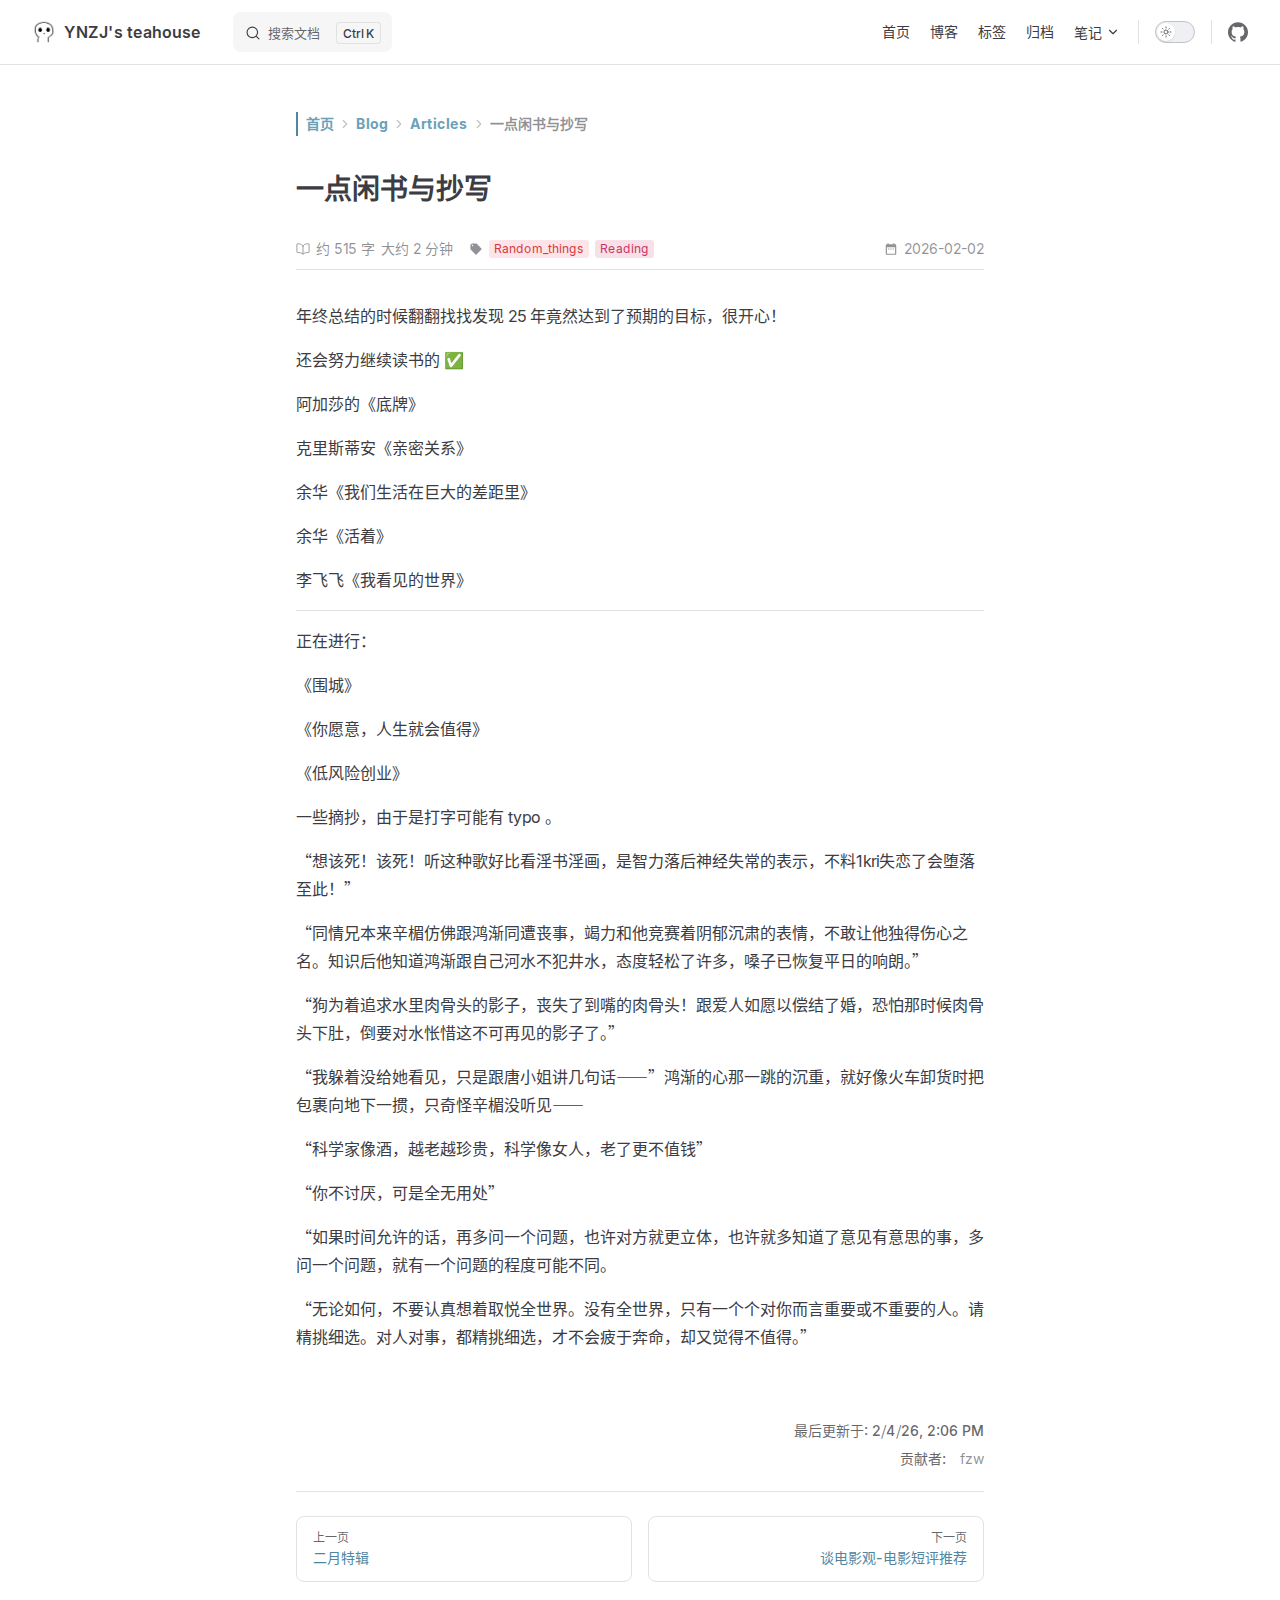
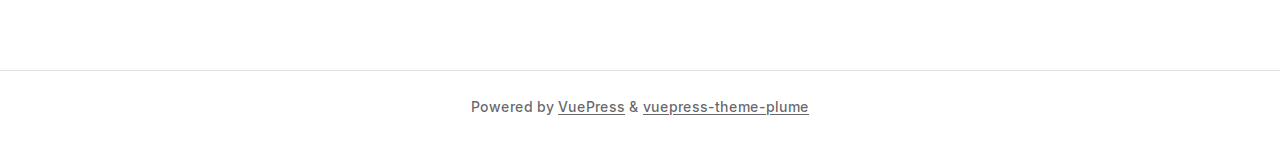
<file: blog/Articles/Reading_clips/index.html>
<!doctype html><html lang="zh-CN"><head><meta charset="utf-8" /><meta name="viewport" content="width=device-width,initial-scale=1" /><meta name="generator" content="VuePress 2.0.0-rc.26" /><meta name="theme" content="VuePress Theme Plume 1.0.0-rc.180" /><script id="check-mac-os">document.documentElement.classList.toggle('mac', /Mac|iPhone|iPod|iPad/i.test(navigator.platform))</script><script id="check-dark-mode">;(function () {const um= localStorage.getItem('vuepress-theme-appearance') || 'auto';const sm = window.matchMedia && window.matchMedia('(prefers-color-scheme: dark)').matches;const isDark = um === 'dark' || (um !== 'light' && sm);document.documentElement.dataset.theme = isDark ? 'dark' : 'light';})();</script><link rel="icon" type="image/jpeg" href="/additionfile/avatar.jpg"><title>一点闲书与抄写 | YNZJ's teahouse</title><meta name="description" content="这是一间茶馆，进来歇歇脚 看看故事吧。"><link rel="preload" href="/assets/style-C0kHg0QD.css" as="style"><link rel="stylesheet" href="/assets/style-C0kHg0QD.css"><link rel="modulepreload" href="/assets/app-wiPvwqUb.js"><link rel="modulepreload" href="/assets/index.html-DxNZ9mFy.js"></head><body><div id="app"><!--[--><!--[--><div class="theme-plume vp-layout" vp-container data-v-7c6b8eea><!--[--><!--[--><!--]--><!--[--><span tabindex="-1" data-v-4d4cd279></span><a href="#VPContent" class="vp-skip-link visually-hidden" data-v-4d4cd279> Skip to content </a><!--]--><!----><header class="vp-nav" data-v-7c6b8eea data-v-a0470be0><div class="vp-navbar" vp-navbar data-v-a0470be0 data-v-9262de23><div class="wrapper" data-v-9262de23><div class="container" data-v-9262de23><div class="title" data-v-9262de23><div class="vp-navbar-title" data-v-9262de23 data-v-5946b21d><a class="vp-link link no-icon title" href="/" data-v-5946b21d><!--[--><!--[--><!--]--><!--[--><!--[--><!--[--><img class="vp-image dark logo" style="" src="/additionfile/avatar.jpg" alt data-v-98b7a311><!--]--><!--[--><img class="vp-image light logo" style="" src="/additionfile/avatar.jpg" alt data-v-98b7a311><!--]--><!--]--><!--]--><span data-v-5946b21d>YNZJ&#39;s teahouse</span><!--[--><!--]--><!--]--></a></div></div><div class="content" data-v-9262de23><div class="content-body" data-v-9262de23><!--[--><!--]--><div class="vp-navbar-search search" data-v-9262de23><div class="search-wrapper" data-v-78b599e3><!----><div id="local-search" data-v-78b599e3><button type="button" class="mini-search mini-search-button" aria-label="搜索文档" data-v-78b599e3><span class="mini-search-button-container"><span class="mini-search-search-icon vpi-mini-search" aria-label="search icon"></span><span class="mini-search-button-placeholder">搜索文档</span></span><span class="mini-search-button-keys"><kbd class="mini-search-button-key"></kbd><kbd class="mini-search-button-key">K</kbd></span></button></div></div></div><!--[--><!--]--><nav aria-labelledby="main-nav-aria-label" class="vp-navbar-menu menu" data-v-9262de23 data-v-4a9db1bc><span id="main-nav-aria-label" class="visually-hidden" data-v-4a9db1bc>Main Navigation</span><!--[--><!--[--><a class="vp-link link navbar-menu-link" href="/" tabindex="0" data-v-4a9db1bc data-v-8518b132><!--[--><!----><span data-v-8518b132>首页</span><!----><!--]--></a><!--]--><!--[--><a class="vp-link link navbar-menu-link" href="/blog/" tabindex="0" data-v-4a9db1bc data-v-8518b132><!--[--><!----><span data-v-8518b132>博客</span><!----><!--]--></a><!--]--><!--[--><a class="vp-link link navbar-menu-link" href="/blog/tags/" tabindex="0" data-v-4a9db1bc data-v-8518b132><!--[--><!----><span data-v-8518b132>标签</span><!----><!--]--></a><!--]--><!--[--><a class="vp-link link navbar-menu-link" href="/blog/archives/" tabindex="0" data-v-4a9db1bc data-v-8518b132><!--[--><!----><span data-v-8518b132>归档</span><!----><!--]--></a><!--]--><!--[--><div class="vp-flyout vp-navbar-menu-group" data-v-4a9db1bc data-v-d0f42088><button type="button" class="button" aria-haspopup="true" aria-expanded="false" data-v-d0f42088><span class="text" data-v-d0f42088><!----><!----><span data-v-d0f42088>笔记</span><!----><span class="vpi-chevron-down text-icon" data-v-d0f42088></span></span></button><div class="menu" data-v-d0f42088><div class="vp-menu" data-v-d0f42088 data-v-99d56216><div class="items" data-v-99d56216><!--[--><!--[--><div class="vp-menu-link" data-v-99d56216 data-v-79805ea3><a class="vp-link link" href="/demo/" data-v-79805ea3><!--[--><!----> 示例 <!----><!--]--></a></div><!--]--><!--]--></div><!--[--><!--]--></div></div></div><!--]--><!--]--></nav><!--[--><!--]--><!----><div class="vp-navbar-appearance appearance" data-v-9262de23 data-v-f92c0b93><button class="vp-switch vp-switch-appearance" type="button" role="switch" title aria-checked="false" data-v-f92c0b93 data-v-3e51a9a7 data-v-b195be10><span class="check" data-v-b195be10><span class="icon" data-v-b195be10><!--[--><span class="vpi-sun sun" data-v-3e51a9a7></span><span class="vpi-moon moon" data-v-3e51a9a7></span><!--]--></span></span></button></div><div class="vp-social-links vp-navbar-social-links social-links" data-v-9262de23 data-v-7cd9f8a9 data-v-d4c087c6><!--[--><a class="vp-social-link no-icon" href="/" aria-label="github" target="_blank" rel="noopener" data-v-d4c087c6 data-v-60056bc7><span class="vpi-social-github" /></a><!--]--></div><div class="vp-flyout vp-navbar-extra extra" data-v-9262de23 data-v-ff142e9d data-v-d0f42088><button type="button" class="button" aria-haspopup="true" aria-expanded="false" aria-label="extra navigation" data-v-d0f42088><span class="vpi-more-horizontal icon" data-v-d0f42088></span></button><div class="menu" data-v-d0f42088><div class="vp-menu" data-v-d0f42088 data-v-99d56216><!----><!--[--><!--[--><!----><div class="group" data-v-ff142e9d><div class="item appearance" data-v-ff142e9d><p class="label" data-v-ff142e9d>外观</p><div class="appearance-action" data-v-ff142e9d><button class="vp-switch vp-switch-appearance" type="button" role="switch" title aria-checked="false" data-v-ff142e9d data-v-3e51a9a7 data-v-b195be10><span class="check" data-v-b195be10><span class="icon" data-v-b195be10><!--[--><span class="vpi-sun sun" data-v-3e51a9a7></span><span class="vpi-moon moon" data-v-3e51a9a7></span><!--]--></span></span></button></div></div></div><div class="group" data-v-ff142e9d><div class="item social-links" data-v-ff142e9d><div class="vp-social-links social-links-list" data-v-ff142e9d data-v-d4c087c6><!--[--><a class="vp-social-link no-icon" href="/" aria-label="github" target="_blank" rel="noopener" data-v-d4c087c6 data-v-60056bc7><span class="vpi-social-github" /></a><!--]--></div></div></div><!--]--><!--]--></div></div></div><!--[--><!--]--><button type="button" class="vp-navbar-hamburger hamburger" aria-label="mobile navigation" aria-expanded="false" aria-controls="nav-screen" data-v-9262de23 data-v-d6403138><span class="container" data-v-d6403138><span class="top" data-v-d6403138></span><span class="middle" data-v-d6403138></span><span class="bottom" data-v-d6403138></span></span></button></div></div></div></div><div class="divider" data-v-9262de23><div class="divider-line" data-v-9262de23></div></div></div><!----></header><!----><!----><!--[--><div id="VPContent" vp-content class="vp-content" data-v-7c6b8eea data-v-a5c7fc82><div class="vp-doc-container is-posts" data-v-a5c7fc82 data-v-4d7b467c><!--[--><!--]--><div class="container" data-v-4d7b467c><!----><div class="content" data-v-4d7b467c><div class="content-container" data-v-4d7b467c><!--[--><!--]--><main class="main" data-v-4d7b467c><nav class="vp-breadcrumb" data-v-4d7b467c data-v-d9da8e38><ol vocab="https://schema.org/" typeof="BreadcrumbList" data-v-d9da8e38><!--[--><li property="itemListElement" typeof="ListItem" data-v-d9da8e38><a class="vp-link link no-icon breadcrumb" href="/" property="item" typeof="WebPage" data-v-d9da8e38><!--[-->首页<!--]--></a><span class="vpi-chevron-right" data-v-d9da8e38></span><meta property="name" content="首页" data-v-d9da8e38><meta property="position" content="1" data-v-d9da8e38></li><li property="itemListElement" typeof="ListItem" data-v-d9da8e38><a class="vp-link link no-icon breadcrumb" href="/blog/" property="item" typeof="WebPage" data-v-d9da8e38><!--[-->Blog<!--]--></a><span class="vpi-chevron-right" data-v-d9da8e38></span><meta property="name" content="Blog" data-v-d9da8e38><meta property="position" content="2" data-v-d9da8e38></li><li property="itemListElement" typeof="ListItem" data-v-d9da8e38><a class="vp-link link no-icon breadcrumb" href="/blog/categories/?id=7978b6" property="item" typeof="WebPage" data-v-d9da8e38><!--[-->Articles<!--]--></a><span class="vpi-chevron-right" data-v-d9da8e38></span><meta property="name" content="Articles" data-v-d9da8e38><meta property="position" content="3" data-v-d9da8e38></li><li property="itemListElement" typeof="ListItem" data-v-d9da8e38><a class="vp-link link no-icon breadcrumb current" href="/blog/Articles/Reading_clips/" property="item" typeof="WebPage" data-v-d9da8e38><!--[-->一点闲书与抄写<!--]--></a><!----><meta property="name" content="一点闲书与抄写" data-v-d9da8e38><meta property="position" content="4" data-v-d9da8e38></li><!--]--></ol></nav><!--[--><!--]--><!--[--><div class="vp-doc-title" data-v-e97c48da><!--[--><!--]--><h1 class="page-title" data-v-e97c48da><!----> 一点闲书与抄写 <!----></h1><!--[--><!--]--></div><div class="vp-doc-meta" data-v-e97c48da><!--[--><!--]--><p class="reading-time" data-v-e97c48da><span class="vpi-books icon" data-v-e97c48da></span><span data-v-e97c48da>约 515 字</span><span data-v-e97c48da>大约 2 分钟</span></p><p data-v-e97c48da><span class="vpi-tag icon" data-v-e97c48da></span><!--[--><a class="vp-link link tag vp-tag-wwtv" href="/blog/tags/?tag=Random_things" data-v-e97c48da><!--[-->Random_things<!--]--></a><a class="vp-link link tag vp-tag-2gks" href="/blog/tags/?tag=Reading" data-v-e97c48da><!--[-->Reading<!--]--></a><!--]--></p><!--[--><!--]--><p class="create-time" data-v-e97c48da><span class="vpi-clock icon" data-v-e97c48da></span><span data-v-e97c48da>2026-02-02</span></p></div><!--]--><!--[--><!--]--><div class="_blog_Articles_Reading_clips_ external-link-icon-enabled vp-doc plume-content" vp-content data-v-4d7b467c><!--[--><!--]--><div data-v-4d7b467c><p>年终总结的时候翻翻找找发现 25 年竟然达到了预期的目标，很开心！</p><p>还会努力继续读书的 ✅</p><p>阿加莎的《底牌》</p><p>克里斯蒂安《亲密关系》</p><p>余华《我们生活在巨大的差距里》</p><p>余华《活着》</p><p>李飞飞《我看见的世界》</p><hr><p>正在进行：</p><p>《围城》</p><p>《你愿意，人生就会值得》</p><p>《低风险创业》</p><p>一些摘抄，由于是打字可能有 typo 。</p><p>“想该死！该死！听这种歌好比看淫书淫画，是智力落后神经失常的表示，不料1kri失恋了会堕落至此！”</p><p>“同情兄本来辛楣仿佛跟鸿渐同遭丧事，竭力和他竞赛着阴郁沉肃的表情，不敢让他独得伤心之名。知识后他知道鸿渐跟自己河水不犯井水，态度轻松了许多，嗓子已恢复平日的响朗。”</p><p>“狗为着追求水里肉骨头的影子，丧失了到嘴的肉骨头！跟爱人如愿以偿结了婚，恐怕那时候肉骨头下肚，倒要对水怅惜这不可再见的影子了。”</p><p>“我躲着没给她看见，只是跟唐小姐讲几句话——”鸿渐的心那一跳的沉重，就好像火车卸货时把包裹向地下一掼，只奇怪辛楣没听见——</p><p>“科学家像酒，越老越珍贵，科学像女人，老了更不值钱”</p><p>“你不讨厌，可是全无用处”</p><p>“如果时间允许的话，再多问一个问题，也许对方就更立体，也许就多知道了意见有意思的事，多问一个问题，就有一个问题的程度可能不同。</p><p>“无论如何，不要认真想着取悦全世界。没有全世界，只有一个个对你而言重要或不重要的人。请精挑细选。对人对事，都精挑细选，才不会疲于奔命，却又觉得不值得。”</p></div><!----><!----><!----></div></main><footer class="vp-doc-footer" data-v-4d7b467c data-v-712af4c0><!--[--><!--]--><!----><div class="contributors" aria-label="Contributors" data-v-712af4c0><span class="contributors-label" data-v-712af4c0>贡献者: </span><span class="contributors-info" data-v-712af4c0><!--[--><!--[--><span class="contributor" data-v-712af4c0>fzw</span><!----><!--]--><!--]--></span></div><nav class="prev-next" data-v-712af4c0><div class="pager" data-v-712af4c0><a class="vp-link link pager-link prev" href="/blog/Drinks/February_tea_list/" data-v-712af4c0><!--[--><span class="desc" data-v-712af4c0>上一页</span><span class="title" data-v-712af4c0><!----><span data-v-712af4c0>二月特辑</span></span><!--]--></a></div><div class="pager" data-v-712af4c0><a class="vp-link link pager-link next" href="/blog/Articles/Short_recommendation/" data-v-712af4c0><!--[--><span class="desc" data-v-712af4c0>下一页</span><span class="title" data-v-712af4c0><!----><span data-v-712af4c0>谈电影观-电影短评推荐</span></span><!--]--></a></div></nav></footer><!----><!--[--><!--]--></div></div></div><!--[--><!--]--></div></div><!--]--><button type="button" class="vp-back-to-top" aria-label="back to top" data-v-7c6b8eea style="display:none;" data-v-307e895d><span class="percent" data-allow-mismatch data-v-307e895d>0%</span><span class="show icon vpi-back-to-top" data-v-307e895d></span><svg aria-hidden="true" data-v-307e895d><circle cx="50%" cy="50%" data-allow-mismatch style="stroke-dasharray:calc(0% - 12.566370614359172px) calc(314.1592653589793% - 12.566370614359172px);" data-v-307e895d></circle></svg></button><svg xmlns="http://www.w3.org/2000/svg" width="24" height="24" viewbox="0 0 24 24" aria-label="sign down" class="vp-sign-down" aria-hidden="true" data-v-7c6b8eea style="display:none;" data-v-ca16b6fb><g fill="none" stroke="currentColor" stroke-linecap="round" stroke-linejoin="round" stroke-width="2.5" data-v-ca16b6fb><path d="m19 11l-7 6l-7-6" data-v-ca16b6fb></path><path d="m19 5l-7 6l-7-6" opacity="0.6" data-v-ca16b6fb></path></g></svg><footer class="vp-footer" vp-footer data-v-7c6b8eea data-v-0dc4f8ef><!--[--><div class="container" data-v-0dc4f8ef><div class="message" data-v-0dc4f8ef>Powered by <a target="_blank" href="https://v2.vuepress.vuejs.org/">VuePress</a> & <a target="_blank" href="https://theme-plume.vuejs.press">vuepress-theme-plume</a></div><!----></div><!--]--></footer><!--[--><!--]--><!--]--></div><!----><!--]--><!--[--><!--]--><!--]--></div><script type="module" src="/assets/app-wiPvwqUb.js" defer></script></body></html>
</file>
<file: assets/style-Cs8A7NO2.css>
@charset "UTF-8";@font-face{font-family:Inter;font-style:normal;font-weight:100 900;src:url(/assets/inter-roman-cyrillic-ext-BBPuwvHQ.woff2) format("woff2");font-display:swap;unicode-range:U+0460-052F,U+1C80-1C88,U+20B4,U+2DE0-2DFF,U+A640-A69F,U+FE2E-FE2F}@font-face{font-family:Inter;font-style:normal;font-weight:100 900;src:url(/assets/inter-roman-cyrillic-C5lxZ8CY.woff2) format("woff2");font-display:swap;unicode-range:U+0301,U+0400-045F,U+0490-0491,U+04B0-04B1,U+2116}@font-face{font-family:Inter;font-style:normal;font-weight:100 900;src:url(/assets/inter-roman-greek-ext-CqjqNYQ-.woff2) format("woff2");font-display:swap;unicode-range:U+1F00-1FFF}@font-face{font-family:Inter;font-style:normal;font-weight:100 900;src:url(/assets/inter-roman-greek-BBVDIX6e.woff2) format("woff2");font-display:swap;unicode-range:U+0370-0377,U+037A-037F,U+0384-038A,U+038C,U+038E-03A1,U+03A3-03FF}@font-face{font-family:Inter;font-style:normal;font-weight:100 900;src:url(/assets/inter-roman-vietnamese-BjW4sHH5.woff2) format("woff2");font-display:swap;unicode-range:U+0102-0103,U+0110-0111,U+0128-0129,U+0168-0169,U+01A0-01A1,U+01AF-01B0,U+0300-0301,U+0303-0304,U+0308-0309,U+0323,U+0329,U+1EA0-1EF9,U+20AB}@font-face{font-family:Inter;font-style:normal;font-weight:100 900;src:url(/assets/inter-roman-latin-ext-4ZJIpNVo.woff2) format("woff2");font-display:swap;unicode-range:U+0100-02AF,U+0304,U+0308,U+0329,U+1E00-1E9F,U+1EF2-1EFF,U+2020,U+20A0-20AB,U+20AD-20C0,U+2113,U+2C60-2C7F,U+A720-A7FF}@font-face{font-family:Inter;font-style:normal;font-weight:100 900;src:url(/assets/inter-roman-latin-Di8DUHzh.woff2) format("woff2");font-display:swap;unicode-range:U+0000-00FF,U+0131,U+0152-0153,U+02BB-02BC,U+02C6,U+02DA,U+02DC,U+0304,U+0308,U+0329,U+2000-206F,U+2074,U+20AC,U+2122,U+2191,U+2193,U+2212,U+2215,U+FEFF,U+FFFD}@font-face{font-family:Inter;font-style:italic;font-weight:100 900;src:url(/assets/inter-italic-cyrillic-ext-r48I6akx.woff2) format("woff2");font-display:swap;unicode-range:U+0460-052F,U+1C80-1C88,U+20B4,U+2DE0-2DFF,U+A640-A69F,U+FE2E-FE2F}@font-face{font-family:Inter;font-style:italic;font-weight:100 900;src:url(/assets/inter-italic-cyrillic-By2_1cv3.woff2) format("woff2");font-display:swap;unicode-range:U+0301,U+0400-045F,U+0490-0491,U+04B0-04B1,U+2116}@font-face{font-family:Inter;font-style:italic;font-weight:100 900;src:url(/assets/inter-italic-greek-ext-1u6EdAuj.woff2) format("woff2");font-display:swap;unicode-range:U+1F00-1FFF}@font-face{font-family:Inter;font-style:italic;font-weight:100 900;src:url(/assets/inter-italic-greek-DJ8dCoTZ.woff2) format("woff2");font-display:swap;unicode-range:U+0370-0377,U+037A-037F,U+0384-038A,U+038C,U+038E-03A1,U+03A3-03FF}@font-face{font-family:Inter;font-style:italic;font-weight:100 900;src:url(/assets/inter-italic-vietnamese-BSbpV94h.woff2) format("woff2");font-display:swap;unicode-range:U+0102-0103,U+0110-0111,U+0128-0129,U+0168-0169,U+01A0-01A1,U+01AF-01B0,U+0300-0301,U+0303-0304,U+0308-0309,U+0323,U+0329,U+1EA0-1EF9,U+20AB}@font-face{font-family:Inter;font-style:italic;font-weight:100 900;src:url(/assets/inter-italic-latin-ext-CN1xVJS-.woff2) format("woff2");font-display:swap;unicode-range:U+0100-02AF,U+0304,U+0308,U+0329,U+1E00-1E9F,U+1EF2-1EFF,U+2020,U+20A0-20AB,U+20AD-20C0,U+2113,U+2C60-2C7F,U+A720-A7FF}@font-face{font-family:Inter;font-style:italic;font-weight:100 900;src:url(/assets/inter-italic-latin-C2AdPX0b.woff2) format("woff2");font-display:swap;unicode-range:U+0000-00FF,U+0131,U+0152-0153,U+02BB-02BC,U+02C6,U+02DA,U+02DC,U+0304,U+0308,U+0329,U+2000-206F,U+2074,U+20AC,U+2122,U+2191,U+2193,U+2212,U+2215,U+FEFF,U+FFFD}@font-face{font-family:Punctuation SC;font-weight:400;src:local("PingFang SC Regular"),local("Noto Sans CJK SC"),local("Microsoft YaHei");unicode-range:U+201C,U+201D,U+2018,U+2019,U+2E3A,U+2014,U+2013,U+2026,U+00B7,U+007E,U+002F}@font-face{font-family:Punctuation SC;font-weight:500;src:local("PingFang SC Medium"),local("Noto Sans CJK SC"),local("Microsoft YaHei");unicode-range:U+201C,U+201D,U+2018,U+2019,U+2E3A,U+2014,U+2013,U+2026,U+00B7,U+007E,U+002F}@font-face{font-family:Punctuation SC;font-weight:600;src:local("PingFang SC Semibold"),local("Noto Sans CJK SC Bold"),local("Microsoft YaHei Bold");unicode-range:U+201C,U+201D,U+2018,U+2019,U+2E3A,U+2014,U+2013,U+2026,U+00B7,U+007E,U+002F}@font-face{font-family:Punctuation SC;font-weight:700;src:local("PingFang SC Semibold"),local("Noto Sans CJK SC Bold"),local("Microsoft YaHei Bold");unicode-range:U+201C,U+201D,U+2018,U+2019,U+2E3A,U+2014,U+2013,U+2026,U+00B7,U+007E,U+002F}:root{--message-offset: calc(var(--vp-header-offset, 3.6rem) + 1rem);--message-timing-duration: .3s;--message-timing-function: ease-in-out;--message-gap: .5rem}@keyframes message-move-in{0%{opacity:0;transform:translateY(-10px)}to{opacity:1;transform:translateY(0)}}@keyframes message-move-out{0%{opacity:1;transform:translateY(0)}to{opacity:0;transform:translateY(-100%)}}#message-container{position:fixed;inset:var(--message-offset) 0 auto;z-index:75;display:flex;flex-flow:column;gap:var(--message-gap);align-items:center;text-align:center}.message-item{display:inline-block;padding:8px 10px;border-radius:3px;background:var(--vp-c-bg);color:var(--vp-c-text);box-shadow:0 0 10px 0 var(--vp-c-shadow);font-size:14px}.message-item.move-in{animation:message-move-in var(--message-timing-duration) var(--message-timing-function)}.message-item.move-out{animation:message-move-out var(--message-timing-duration) var(--message-timing-function);animation-fill-mode:forwards}.message-item svg{position:relative;bottom:-.125em;margin-inline-end:5px}.vp-copy-code-button{position:absolute;top:.5em;right:.5em;z-index:5;width:2.5rem;height:2.5rem;padding:0;border-width:0;border-radius:.5rem;background:#0000;outline:none;opacity:0;cursor:pointer;transition:opacity .4s}@media print{.vp-copy-code-button{display:none}}.vp-copy-code-button:before{content:"";display:inline-block;width:1.25rem;height:1.25rem;padding:.625rem;background:currentcolor;color:var(--copy-code-c-text);font-size:1.25rem;-webkit-mask-image:var(--code-copy-icon);mask-image:var(--code-copy-icon);-webkit-mask-position:50%;mask-position:50%;-webkit-mask-size:1em;mask-size:1em;-webkit-mask-repeat:no-repeat;mask-repeat:no-repeat}.vp-copy-code-button:focus,.vp-copy-code-button.copied{opacity:1}.vp-copy-code-button:hover,.vp-copy-code-button.copied{background:var(--copy-code-c-hover)}.vp-copy-code-button.copied:before{-webkit-mask-image:var(--code-copied-icon);mask-image:var(--code-copied-icon)}.vp-copy-code-button.copied:after{content:attr(data-copied);position:absolute;top:0;right:calc(100% + .25rem);display:block;height:1.25rem;padding:.625rem;border-radius:.5rem;background:var(--copy-code-c-hover);color:var(--copy-code-c-text);font-weight:500;line-height:1.25rem;white-space:nowrap}.no-copy-code .vp-copy-code-button{display:none}body:not(.no-copy-code) div[class*=language-]:hover:before{display:none}body:not(.no-copy-code) div[class*=language-]:hover .vp-copy-code-button{opacity:1}:root{--code-copy-icon: url("data:image/svg+xml,%3csvg xmlns='http://www.w3.org/2000/svg' viewBox='0 0 24 24' fill='none' stroke='%23808080' stroke-width='2'%3e%3cpath stroke-linecap='round' stroke-linejoin='round' d='M9 5H7a2 2 0 0 0-2 2v12a2 2 0 0 0 2 2h10a2 2 0 0 0 2-2V7a2 2 0 0 0-2-2h-2M9 5a2 2 0 0 0 2 2h2a2 2 0 0 0 2-2M9 5a2 2 0 0 1 2-2h2a2 2 0 0 1 2 2' /%3e%3c/svg%3e");--code-copied-icon: url("data:image/svg+xml,%3csvg xmlns='http://www.w3.org/2000/svg' viewBox='0 0 24 24' fill='none' stroke='%23808080' stroke-width='2'%3e%3cpath stroke-linecap='round' stroke-linejoin='round' d='M9 5H7a2 2 0 0 0-2 2v12a2 2 0 0 0 2 2h10a2 2 0 0 0 2-2V7a2 2 0 0 0-2-2h-2M9 5a2 2 0 0 0 2 2h2a2 2 0 0 0 2-2M9 5a2 2 0 0 1 2-2h2a2 2 0 0 1 2 2m-6 9 2 2 4-4' /%3e%3c/svg%3e");--copy-code-c-text: var(--code-c-line-number);--copy-code-c-hover: var(--code-c-highlight-bg)}:root{--code-padding-x: 1.25rem;--code-padding-y: 1rem;--code-border-radius: 6px;--code-line-height: 1.6;--code-font-size: .875em;--code-font-family: consolas, monaco, "Andale Mono", "Ubuntu Mono", monospace}div[class*=language-]{position:relative;margin-block:.75rem;border-radius:var(--code-border-radius);background-color:var(--code-c-bg);transition:background-color var(--vp-t-color),color var(--vp-t-color)}div[class*=language-]:before{content:attr(data-ext);position:absolute;top:.8em;right:1em;z-index:3;color:var(--code-c-text);font-size:.75rem}div[class*=language-] pre{position:relative;z-index:1;overflow-x:auto;margin:0;border-radius:var(--code-border-radius);font-size:var(--code-font-size);font-family:var(--code-font-family);line-height:var(--code-line-height)}div[class*=language-] pre code{display:block;box-sizing:border-box;width:-moz-fit-content;width:fit-content;min-width:100%;padding:var(--code-padding-y) var(--code-padding-x);background-color:#0000!important;color:var(--code-c-text);overflow-wrap:unset;-webkit-font-smoothing:auto;-moz-osx-font-smoothing:auto}@media print{div[class*=language-] pre code{white-space:pre-wrap}}:root{--code-c-text: #9e9e9e;--code-c-highlight-bg: rgb(142 150 170 / 14%)}.shiki span{color:var(--shiki-light, inherit)}[data-theme=dark] .shiki span{color:var(--shiki-dark, inherit)}div[data-highlighter=shiki]{background-color:var(--code-c-bg, var(--shiki-light-bg))}[data-theme=dark] div[data-highlighter=shiki]{background-color:var(--code-c-bg, var(--shiki-dark-bg))}:root{--code-line-number-width: 3rem}div[class*=language-]:not(.line-numbers-mode) .line-numbers{display:none}div[class*=language-].line-numbers-mode:after{content:"";position:absolute;top:0;left:0;width:var(--code-line-number-width);height:100%;border-right:1px solid var(--code-c-highlight-bg, var(--code-c-text));border-radius:var(--code-border-radius) 0 0 var(--code-border-radius);transition:border var(--vp-t-color)}div[class*=language-].line-numbers-mode pre{vertical-align:middle;margin-left:var(--code-line-number-width)}div[class*=language-].line-numbers-mode code{padding-left:1rem}div[class*=language-].line-numbers-mode .line-numbers{counter-reset:line-number;position:absolute;top:0;left:0;width:var(--code-line-number-width);padding-top:var(--code-padding-y);color:var(--code-c-line-number, var(--code-c-text));font-size:var(--code-font-size);line-height:var(--code-line-height);text-align:center}div[class*=language-].line-numbers-mode .line-number{position:relative;z-index:3;font-family:var(--code-font-family);-webkit-user-select:none;-moz-user-select:none;user-select:none}div[class*=language-].line-numbers-mode .line-number:before{content:counter(line-number);counter-increment:line-number}:root{--code-diff-remove-color: rgb(244 63 94 / 16%);--code-diff-remove-symbol-color: #e0575b;--code-diff-add-color: rgb(16 185 129 / 16%);--code-diff-add-symbol-color: #298459}div[class*=language-] .line.diff{display:inline-block;width:100%;margin:0 calc(-1*var(--code-padding-x));padding:0 var(--code-padding-x);transition:background-color var(--vp-t-color)}div[class*=language-] .line.diff:before{position:absolute;left:10px}div[class*=language-] .line.diff.remove{background-color:var(--code-diff-remove-color);opacity:.7}div[class*=language-] .line.diff.remove:before{content:"-";color:var(--code-diff-remove-symbol-color)}div[class*=language-] .line.diff.add{background-color:var(--code-diff-add-color)}div[class*=language-] .line.diff.add:before{content:"+";color:var(--code-diff-add-symbol-color)}div[class*=language-].line-numbers-mode .line.diff:before{left:4px}div[class*=language-] .line.highlighted{display:inline-block;width:100%;margin:0 calc(-1*var(--code-padding-x));padding:0 var(--code-padding-x);background-color:var(--code-c-highlight-bg);transition:background-color var(--vp-t-color)}:root{--code-highlight-error-bg-color: rgb(244 63 94 / 16%);--code-highlight-warning-bg-color: rgb(255 193 7 / 16%)}div[class*=language-] .line.highlighted.error{background-color:var(--code-highlight-error-bg-color)}div[class*=language-] .line.highlighted.warning{background-color:var(--code-highlight-warning-bg-color)}div[class*=language-] .has-focused-lines .line:not(.has-focus){opacity:.7;filter:blur(.095rem);transition:filter .35s,opacity .35s}div[class*=language-]:hover .has-focused-lines .line:not(.has-focus){opacity:1;filter:blur(0)}:root{--code-word-highlight-bg-color: rgb(66 66 66 / 10%);--code-word-highlight-border: rgb(120 120 120 / 40%)}[data-theme=dark]{--code-word-highlight-bg-color: rgb(0 0 0 / 20%);--code-word-highlight-border: rgb(99 99 99 / 80%)}div[class*=language-] .highlighted-word{margin:-1px -2px;padding:1px 2px;border:solid 1px var(--code-word-highlight-border);border-radius:4px;background-color:var(--code-word-highlight-bg-color)}@property --vp-collapsed-lines-bg{inherits:false;initial-value:#fff;syntax:"<color>"}@keyframes code-collapsed-lines{0%{opacity:.3;transform:translateY(-2px) rotate(var(--vp-collapsed-lines-rotate))}to{opacity:1;transform:translateY(2px) rotate(var(--vp-collapsed-lines-rotate))}}div[class*=language-].has-collapsed-lines .collapsed-lines{--vp-collapsed-lines-bg: var(--code-c-bg);--vp-collapsed-lines-icon: url("data:image/svg+xml,%3Csvg xmlns='http://www.w3.org/2000/svg' width='1em' height='1em' viewBox='0 0 24 24'%3E%3Cpath fill='none' stroke='%23000' stroke-width='2' d='m18 12l-6 6l-6-6m12-6l-6 6l-6-6'/%3E%3C/svg%3E");--vp-collapsed-lines-rotate: 0deg;position:absolute;right:0;bottom:0;left:0;z-index:4;display:flex;align-items:center;justify-content:center;height:28px;background:linear-gradient(to bottom,transparent 0%,var(--vp-collapsed-lines-bg) 55%,var(--vp-collapsed-lines-bg) 100%);cursor:pointer;transition:--vp-collapsed-lines-bg var(--vp-t-color)}div[class*=language-].has-collapsed-lines .collapsed-lines:hover{--vp-collapsed-lines-bg: var(--code-c-highlight-bg)}div[class*=language-].has-collapsed-lines .collapsed-lines:before{content:"";display:inline-block;width:24px;height:24px;background-color:var(--code-c-text);-webkit-mask-image:var(--vp-collapsed-lines-icon);mask-image:var(--vp-collapsed-lines-icon);-webkit-mask-position:50%;mask-position:50%;-webkit-mask-size:20px;mask-size:20px;-webkit-mask-repeat:no-repeat;mask-repeat:no-repeat;pointer-events:none;animation:code-collapsed-lines 1.2s infinite alternate-reverse ease-in-out}div[class*=language-].has-collapsed-lines[data-highlighter=shiki] .collapsed-lines{--vp-collapsed-lines-bg: var(--code-c-bg, var(--shiki-light-bg))}[data-theme=dark] div[class*=language-].has-collapsed-lines[data-highlighter=shiki] .collapsed-lines{--vp-collapsed-lines-bg: var(--code-c-bg, var(--shiki-dark-bg))}div[class*=language-].has-collapsed-lines.collapsed{overflow-y:hidden;height:calc(var(--vp-collapsed-lines)*var(--code-line-height)*var(--code-font-size) + var(--code-padding-y) + 28px)}div[class*=language-].has-collapsed-lines:not(.collapsed) code{padding-bottom:max(var(--code-padding-y),28px)}div[class*=language-].has-collapsed-lines:not(.collapsed) .collapsed-lines{--vp-collapsed-lines-rotate: 180deg}:root{--code-title-c-text: var(--vp-c-text-mute);--code-title-c-bg: var(--code-c-bg);--code-title-divider: var(--code-c-highlight-bg, var(--code-c-text))}.code-block-with-title div[class*=language-]{border-top-left-radius:0;border-top-right-radius:0}.code-block-with-title div[class*=language-]:before{display:none}.code-block-title-bar{overflow-x:auto;margin:.75rem 0 -.75rem;padding:.5rem 1rem;border-bottom:solid 1px var(--code-title-divider);border-radius:var(--code-border-radius) var(--code-border-radius) 0 0;background:var(--code-title-c-bg);color:var(--code-title-c-text);font-weight:500;font-size:.875em;line-height:1.7;white-space:nowrap;transition:background var(--vp-t-color),color var(--vp-t-color)}@media(max-width:419px){.code-block-title-bar{margin-block:.75rem -.75rem;border-radius:0}}.vp-tabs{margin:16px 0;overflow:hidden;border:1px solid var(--vp-c-divider);border-radius:6px;transition:border var(--vp-t-color)}@media(max-width:419px){.vp-tabs{margin:16px -24px;border:none;border-bottom:1px solid var(--vp-c-divider);border-radius:0}}.vp-doc .vp-tabs-nav{padding:0 12px;overflow-x:auto;white-space:nowrap;background-color:var(--vp-code-tab-bg);box-shadow:inset 0 -1px var(--vp-code-tab-divider);transition:background-color var(--vp-t-color),box-shadow var(--vp-t-color)}@media print{.vp-doc .vp-tabs-nav{display:none}}.vp-doc .vp-tab-nav{position:relative;padding:0 12px;font-size:14px;font-weight:500;line-height:48px;color:var(--vp-code-tab-text-color);white-space:nowrap;border-bottom:1px solid transparent;transition:color var(--vp-t-color)}.vp-doc .vp-tab-nav:hover{color:var(--vp-code-tab-text-hover-color)}.vp-doc .vp-tab-nav:after{position:absolute;right:8px;bottom:-1px;left:8px;z-index:1;display:block;width:auto;height:2px;content:"";background:transparent;border-radius:2px;transition:background var(--vp-t-color)}.vp-doc .vp-tab-nav.active{color:var(--vp-code-tab-active-text-color);background:transparent}.vp-doc .vp-tab-nav.active:after{background:var(--vp-code-tab-active-bar-color)}.vp-doc .vp-tab{display:none;padding:16px}.vp-doc .vp-tab>:nth-child(2){margin-top:0}.vp-doc .vp-tab>:last-child{margin-bottom:0}.vp-doc .vp-tab.active{display:block}.vp-doc .vp-tab-title{display:none;padding:4px;font-weight:500;color:var(--vp-code-tab-text-color);border-top:1px solid var(--vp-c-divider);transition:color var(--vp-t-color)}.vp-doc .vp-tab:nth-child(n+2) .vp-tab-title{border-top:none}@media print{.vp-doc .vp-tab-title{display:block}}.vp-doc .hint-container .vp-tabs{margin:8px 0}@media(max-width:419px){.vp-doc .hint-container .vp-tabs{margin:8px -16px}}.vp-doc .hint-container .vp-tab-nav{line-height:40px}.vp-doc .hint-container.info .vp-tabs .vp-tabs-nav{--vp-code-tab-bg: var(--vp-custom-block-info-code-bg)}.vp-doc .hint-container.note .vp-tabs .vp-tabs-nav{--vp-code-tab-bg: var(--vp-custom-block-note-code-bg)}.vp-doc .hint-container.tip .vp-tabs .vp-tabs-nav{--vp-code-tab-bg: var(--vp-custom-block-tip-code-bg)}.vp-doc .hint-container.warning .vp-tabs .vp-tabs-nav{--vp-code-tab-bg: var(--vp-custom-block-warning-code-bg)}.vp-doc .hint-container.danger .vp-tabs .vp-tabs-nav{--vp-code-tab-bg: var(--vp-custom-block-danger-code-bg)}.vp-doc .hint-container.caution .vp-tabs .vp-tabs-nav{--vp-code-tab-bg: var(--vp-custom-block-caution-code-bg)}.vp-doc .hint-container.important .vp-tabs .vp-tabs-nav{--vp-code-tab-bg: var(--vp-custom-block-important-code-bg)}.vp-code-tabs-nav{padding:0 12px;margin:16px 0 0;overflow:auto hidden;white-space:nowrap;list-style:none;background-color:var(--vp-code-tab-bg);border-radius:6px 6px 0 0;box-shadow:inset 0 -1px var(--vp-code-tab-divider);transition:background-color var(--vp-t-color),box-shadow var(--vp-t-color);scrollbar-width:thin}@media print{.vp-code-tabs-nav{display:none}}@media(max-width:639px){.vp-code-tabs-nav{margin:16px -24px 0;border-radius:0}.vp-doc li .vp-code-tabs-nav{border-top-left-radius:6px}}.vp-code-tab-nav{position:relative;padding:0 12px;font-size:14px;font-weight:500;line-height:48px;color:var(--vp-code-tab-text-color);white-space:nowrap;border-bottom:1px solid transparent;transition:color var(--vp-t-color)}.vp-code-tab-nav:hover{color:var(--vp-code-tab-hover-text-color)}.vp-code-tab-nav:after{position:absolute;right:8px;bottom:-1px;left:8px;z-index:1;display:block;width:auto;height:2px;content:"";background:transparent;border-radius:2px;transition:background var(--vp-t-color)}.vp-code-tab-nav:focus-visible{outline:none}.vp-code-tab-nav.active{color:var(--vp-code-tab-active-text-color);background:transparent}.vp-code-tab-nav.active:after{background:var(--vp-code-tab-active-bar-color)}.vp-code-tab-nav .vp-icon{width:18px;height:18px;margin-left:0}.vp-code-tab-nav span{vertical-align:middle}@media(max-width:419px){.hint-container .vp-code-tabs-nav{margin:.85rem -.75rem 0 -1rem}}.vp-code-tab{display:none}@media print{.vp-code-tab{display:block}}.vp-code-tab.active{display:block}.vp-doc .vp-code-tab div[class*=language-]{margin-top:0;border-top-left-radius:0;border-top-right-radius:0}.vp-code-tab-title{display:none}@media print{.vp-code-tab-title{display:block}}:root{--vp-plot-bg: var(--vp-c-text-1);--vp-plot-c-text: var(--vp-c-neutral-inverse);--vp-plot-blur: .2rem}.vp-plot{padding-right:2px;padding-left:2px}.vp-plot.click{cursor:pointer}.vp-plot:where(.blur){filter:blur(var(--vp-plot-blur));transition:filter var(--vp-t-color)}.vp-plot:where(.mask){color:transparent;background-color:var(--vp-plot-bg);transition:color var(--vp-t-color),background-color var(--vp-t-color)}.vp-plot:where(.blur.hover):hover,.vp-plot:where(.blur).active{filter:blur(0)}.vp-plot:where(.mask.hover):hover,.vp-plot:where(.mask).active{color:var(--vp-plot-c-text)}.vp-file-tree{max-width:100%;padding:16px;overflow:auto hidden;font-size:14px;background-color:var(--vp-c-bg-safe);border:solid 1px var(--vp-c-divider);border-radius:8px;transition:border var(--vp-t-color),background-color var(--vp-t-color)}.vp-file-tree .vp-file-tree-title{padding:8px 16px;margin:-16px -16px 8px;font-weight:700;color:var(--vp-c-text-1);border-bottom:solid 1px var(--vp-c-divider);transition:color var(--vp-t-color),border-color var(--vp-t-color)}.vp-file-tree .vp-file-tree-info{position:relative;display:flex;gap:8px;align-items:center;justify-content:flex-start;min-width:-moz-max-content;min-width:max-content;height:28px;padding:2px 0;margin:0 0 0 16px;line-height:24px;text-wrap:nowrap}.vp-file-tree .vp-file-tree-info:after{position:absolute;top:0;right:-16px;bottom:0;left:calc(var(--file-tree-level) * 28px - 32px);z-index:0;display:block;pointer-events:none;content:"";background-color:transparent;transition:background-color var(--vp-t-color)}.vp-file-tree .vp-file-tree-info.active:after,.vp-file-tree .vp-file-tree-info:not(.diff):hover:after{background-color:var(--vp-c-default-soft)}.vp-file-tree .vp-file-tree-info.diff:after{padding-left:4px;font-size:1.25em}.vp-file-tree .vp-file-tree-info.diff.add:after{color:var(--vp-c-success-1);content:"+";background-color:var(--vp-c-success-soft)}.vp-file-tree .vp-file-tree-info.diff.remove:after{color:var(--vp-c-danger-1);content:"-";background-color:var(--vp-c-danger-soft)}.vp-file-tree .vp-file-tree-info.folder{cursor:pointer}.vp-file-tree .vp-file-tree-info.folder:before{--icon: url("data:image/svg+xml,%3Csvg xmlns='http://www.w3.org/2000/svg' width='16' height='16' viewBox='0 0 16 16'%3E%3Cpath fill='%23000' d='m5.157 13.069l4.611-4.685a.546.546 0 0 0 0-.768L5.158 2.93a.55.55 0 0 1 0-.771a.53.53 0 0 1 .759 0l4.61 4.684a1.65 1.65 0 0 1 0 2.312l-4.61 4.684a.53.53 0 0 1-.76 0a.55.55 0 0 1 0-.771'/%3E%3C/svg%3E");position:absolute;top:8px;left:-16px;display:block;width:12px;height:12px;color:var(--vp-c-text-2);cursor:pointer;content:"";background-color:currentcolor;-webkit-mask:var(--icon) no-repeat;mask:var(--icon) no-repeat;-webkit-mask-size:100% 100%;mask-size:100% 100%;transition:color var(--vp-t-color),transform var(--vp-t-color);transform:rotate(0)}.vp-file-tree .vp-file-tree-info.folder.expanded:before{transform:rotate(90deg)}.vp-file-tree .vp-file-tree-info .name{position:relative;flex-shrink:99;min-width:0;font-family:var(--vp-font-family-mono)}.vp-file-tree .vp-file-tree-info.folder .name{color:var(--vp-c-text-1);transition:color var(--vp-t-color)}.vp-file-tree .vp-file-tree-info.focus .name{padding:0 4px;margin:0 -4px;font-weight:700;color:var(--vp-c-bg);background-color:var(--vp-c-brand-2);border-radius:4px;transition:color var(--vp-t-color),background-color var(--vp-t-color)}.vp-file-tree .vp-file-tree-info.active .name{color:var(--vp-c-brand-1)}.vp-file-tree .vp-file-tree-info:not(.focus).folder .name:hover{color:var(--vp-c-brand-1)}.vp-file-tree .vp-file-tree-info .comment{display:inline-block;flex:1 2;height:28px;padding-right:16px;padding-left:20px;margin:-2px 0;line-height:28px;color:var(--vp-c-text-3);cursor:auto;transition:color var(--vp-t-color)}.vp-file-tree .vp-file-tree-node .group{position:relative;min-width:-moz-max-content;min-width:max-content;margin-left:28px}.vp-file-tree .vp-file-tree-node .group:before{position:absolute;top:0;left:-4px;width:1px;height:100%;content:"";background-color:var(--vp-c-divider);transition:background-color var(--vp-t-color)}.vp-file-tree [class*=vpi-]{width:1.2em;height:1.2em;margin:0}.vp-doc .demo-wrapper{display:flex;flex-direction:column;min-height:40px;margin:40px -16px;border:solid 1px var(--vp-c-divider);border-radius:8px;box-shadow:var(--vp-shadow-2);transition:var(--vp-t-color);transition-property:border,box-shadow}.vp-doc .demo-wrapper .demo-head{display:flex;align-items:center;justify-content:flex-start;min-height:0;border-bottom:solid 1px var(--vp-c-divider);transition:border-bottom var(--vp-t-color)}.vp-doc .demo-wrapper .demo-container{min-height:0;padding:20px;font-size:14px;line-height:22px;background-color:var(--vp-c-bg-alt);border-bottom-right-radius:8px;border-bottom-left-radius:8px;transition:background-color var(--vp-t-color)}.vp-doc .demo-wrapper.has-title .demo-head{border-bottom-color:transparent}.vp-doc .demo-wrapper.only-img{overflow:hidden}.vp-doc .demo-wrapper.only-img img{display:block}.vp-doc .demo-wrapper.only-img .demo-container,.vp-doc .demo-wrapper.no-padding .demo-container{padding:0}.vp-doc .demo-wrapper.has-height .demo-container{height:var(--demo-container-height);overflow-y:auto}.vp-doc .demo-wrapper .demo-ctrl{display:flex;gap:5px;align-items:center;justify-content:flex-start;padding:5px 0 5px 8px}.vp-doc .demo-wrapper .demo-ctrl i{display:inline-block;width:10px;height:10px;background-color:#ccc;border-radius:100%;transition:background-color var(--vp-t-color)}.vp-doc .demo-wrapper .demo-ctrl i:nth-child(1){background-color:var(--vp-c-danger-3)}.vp-doc .demo-wrapper .demo-ctrl i:nth-child(2){background-color:var(--vp-c-warning-3)}.vp-doc .demo-wrapper .demo-ctrl i:nth-child(3){background-color:var(--vp-c-green-3)}.vp-doc .demo-wrapper .demo-title{position:relative;min-width:0;padding:0 16px;margin:0 20px -1px;font-size:14px;font-weight:500;color:var(--vp-c-text-2);background-color:var(--vp-c-bg-alt);border-top-left-radius:8px;border-top-right-radius:8px;transition:var(--vp-t-color);transition-property:color,background-color}.vp-doc .demo-wrapper .demo-title p{max-width:100%;margin:0;overflow:hidden;text-overflow:ellipsis;text-wrap:nowrap}.vp-doc .demo-wrapper .demo-title:after,.vp-doc .demo-wrapper .demo-title:before{position:absolute;bottom:0;z-index:1;width:8px;height:8px;content:" ";transition:background var(--vp-t-color)}.vp-doc .demo-wrapper .demo-title:before{left:100%;background:radial-gradient(16px at right top,transparent 50%,var(--vp-c-bg-alt) 50%)}.vp-doc .demo-wrapper .demo-title:after{right:100%;background:radial-gradient(16px at left top,transparent 50%,var(--vp-c-bg-alt) 50%)}.vp-doc .demo-wrapper .demo-container>*:first-child{margin-top:0}.vp-doc .demo-wrapper .demo-container>*:last-child{margin-bottom:0}@media(min-width:419px){.vp-doc .demo-wrapper{margin:40px 0}}.vp-doc .vp-steps{margin:16px 0}.vp-doc .vp-steps>:where(ol,ul){padding-inline-start:0;list-style:none}.vp-doc .vp-steps>:where(ol,ul)>li{position:relative;min-height:28px;padding-left:44px;margin-bottom:16px;line-height:28px}.vp-doc .vp-steps>:where(ol,ul)>li:before{position:absolute;inset-inline-start:0;top:0;width:28px;height:28px;font-size:16px;font-weight:400;line-height:28px;color:var(--vp-c-text-1);text-align:center;content:counter(list-item);background-color:var(--vp-c-bg-soft);border:solid 1px var(--vp-c-divider);border-radius:100%;transition:var(--vp-t-color);transition-property:color,background-color,border-color}.vp-doc .vp-steps>:where(ol,ul)>li:not(:last-of-type):after{position:absolute;inset-inline-start:14px;top:34px;bottom:-10px;width:1px;content:"";background-color:var(--vp-c-divider);transition:background-color var(--vp-t-color)}.vp-doc .vp-steps>:where(ol,ul)>li>:first-child{margin-top:0}.vp-doc .vp-steps>:where(ol,ul)>li>:first-child:where(h1,h2,h3,h4,h5,h6){padding-top:0;border-top:none}.vp-doc .vp-steps>:where(ol,ul)>li>:first-child:where(p){line-height:28px}.vp-doc .vp-steps>:where(ol,ul)>li+li{margin-top:1px}@font-face{font-display:block;font-family:KaTeX_AMS;font-style:normal;font-weight:400;src:url(/assets/KaTeX_AMS-Regular-BQhdFMY1.woff2) format("woff2"),url(/assets/KaTeX_AMS-Regular-DMm9YOAa.woff) format("woff"),url(/assets/KaTeX_AMS-Regular-DRggAlZN.ttf) format("truetype")}@font-face{font-display:block;font-family:KaTeX_Caligraphic;font-style:normal;font-weight:700;src:url(/assets/KaTeX_Caligraphic-Bold-Dq_IR9rO.woff2) format("woff2"),url(/assets/KaTeX_Caligraphic-Bold-BEiXGLvX.woff) format("woff"),url(/assets/KaTeX_Caligraphic-Bold-ATXxdsX0.ttf) format("truetype")}@font-face{font-display:block;font-family:KaTeX_Caligraphic;font-style:normal;font-weight:400;src:url(/assets/KaTeX_Caligraphic-Regular-Di6jR-x-.woff2) format("woff2"),url(/assets/KaTeX_Caligraphic-Regular-CTRA-rTL.woff) format("woff"),url(/assets/KaTeX_Caligraphic-Regular-wX97UBjC.ttf) format("truetype")}@font-face{font-display:block;font-family:KaTeX_Fraktur;font-style:normal;font-weight:700;src:url(/assets/KaTeX_Fraktur-Bold-CL6g_b3V.woff2) format("woff2"),url(/assets/KaTeX_Fraktur-Bold-BsDP51OF.woff) format("woff"),url(/assets/KaTeX_Fraktur-Bold-BdnERNNW.ttf) format("truetype")}@font-face{font-display:block;font-family:KaTeX_Fraktur;font-style:normal;font-weight:400;src:url(/assets/KaTeX_Fraktur-Regular-CTYiF6lA.woff2) format("woff2"),url(/assets/KaTeX_Fraktur-Regular-Dxdc4cR9.woff) format("woff"),url(/assets/KaTeX_Fraktur-Regular-CB_wures.ttf) format("truetype")}@font-face{font-display:block;font-family:KaTeX_Main;font-style:normal;font-weight:700;src:url(/assets/KaTeX_Main-Bold-Cx986IdX.woff2) format("woff2"),url(/assets/KaTeX_Main-Bold-Jm3AIy58.woff) format("woff"),url(/assets/KaTeX_Main-Bold-waoOVXN0.ttf) format("truetype")}@font-face{font-display:block;font-family:KaTeX_Main;font-style:italic;font-weight:700;src:url(/assets/KaTeX_Main-BoldItalic-DxDJ3AOS.woff2) format("woff2"),url(/assets/KaTeX_Main-BoldItalic-SpSLRI95.woff) format("woff"),url(/assets/KaTeX_Main-BoldItalic-DzxPMmG6.ttf) format("truetype")}@font-face{font-display:block;font-family:KaTeX_Main;font-style:italic;font-weight:400;src:url(/assets/KaTeX_Main-Italic-NWA7e6Wa.woff2) format("woff2"),url(/assets/KaTeX_Main-Italic-BMLOBm91.woff) format("woff"),url(/assets/KaTeX_Main-Italic-3WenGoN9.ttf) format("truetype")}@font-face{font-display:block;font-family:KaTeX_Main;font-style:normal;font-weight:400;src:url(/assets/KaTeX_Main-Regular-B22Nviop.woff2) format("woff2"),url(/assets/KaTeX_Main-Regular-Dr94JaBh.woff) format("woff"),url(/assets/KaTeX_Main-Regular-ypZvNtVU.ttf) format("truetype")}@font-face{font-display:block;font-family:KaTeX_Math;font-style:italic;font-weight:700;src:url(/assets/KaTeX_Math-BoldItalic-CZnvNsCZ.woff2) format("woff2"),url(/assets/KaTeX_Math-BoldItalic-iY-2wyZ7.woff) format("woff"),url(/assets/KaTeX_Math-BoldItalic-B3XSjfu4.ttf) format("truetype")}@font-face{font-display:block;font-family:KaTeX_Math;font-style:italic;font-weight:400;src:url(/assets/KaTeX_Math-Italic-t53AETM-.woff2) format("woff2"),url(/assets/KaTeX_Math-Italic-DA0__PXp.woff) format("woff"),url(/assets/KaTeX_Math-Italic-flOr_0UB.ttf) format("truetype")}@font-face{font-display:block;font-family:KaTeX_SansSerif;font-style:normal;font-weight:700;src:url(/assets/KaTeX_SansSerif-Bold-D1sUS0GD.woff2) format("woff2"),url(/assets/KaTeX_SansSerif-Bold-DbIhKOiC.woff) format("woff"),url(/assets/KaTeX_SansSerif-Bold-CFMepnvq.ttf) format("truetype")}@font-face{font-display:block;font-family:KaTeX_SansSerif;font-style:italic;font-weight:400;src:url(/assets/KaTeX_SansSerif-Italic-C3H0VqGB.woff2) format("woff2"),url(/assets/KaTeX_SansSerif-Italic-DN2j7dab.woff) format("woff"),url(/assets/KaTeX_SansSerif-Italic-YYjJ1zSn.ttf) format("truetype")}@font-face{font-display:block;font-family:KaTeX_SansSerif;font-style:normal;font-weight:400;src:url(/assets/KaTeX_SansSerif-Regular-DDBCnlJ7.woff2) format("woff2"),url(/assets/KaTeX_SansSerif-Regular-CS6fqUqJ.woff) format("woff"),url(/assets/KaTeX_SansSerif-Regular-BNo7hRIc.ttf) format("truetype")}@font-face{font-display:block;font-family:KaTeX_Script;font-style:normal;font-weight:400;src:url(/assets/KaTeX_Script-Regular-D3wIWfF6.woff2) format("woff2"),url(/assets/KaTeX_Script-Regular-D5yQViql.woff) format("woff"),url(/assets/KaTeX_Script-Regular-C5JkGWo-.ttf) format("truetype")}@font-face{font-display:block;font-family:KaTeX_Size1;font-style:normal;font-weight:400;src:url(/assets/KaTeX_Size1-Regular-mCD8mA8B.woff2) format("woff2"),url(/assets/KaTeX_Size1-Regular-C195tn64.woff) format("woff"),url(/assets/KaTeX_Size1-Regular-Dbsnue_I.ttf) format("truetype")}@font-face{font-display:block;font-family:KaTeX_Size2;font-style:normal;font-weight:400;src:url(/assets/KaTeX_Size2-Regular-Dy4dx90m.woff2) format("woff2"),url(/assets/KaTeX_Size2-Regular-oD1tc_U0.woff) format("woff"),url(/assets/KaTeX_Size2-Regular-B7gKUWhC.ttf) format("truetype")}@font-face{font-display:block;font-family:KaTeX_Size3;font-style:normal;font-weight:400;src:url([data-uri]) format("woff2"),url(/assets/KaTeX_Size3-Regular-CTq5MqoE.woff) format("woff"),url(/assets/KaTeX_Size3-Regular-DgpXs0kz.ttf) format("truetype")}@font-face{font-display:block;font-family:KaTeX_Size4;font-style:normal;font-weight:400;src:url(/assets/KaTeX_Size4-Regular-Dl5lxZxV.woff2) format("woff2"),url(/assets/KaTeX_Size4-Regular-BF-4gkZK.woff) format("woff"),url(/assets/KaTeX_Size4-Regular-DWFBv043.ttf) format("truetype")}@font-face{font-display:block;font-family:KaTeX_Typewriter;font-style:normal;font-weight:400;src:url(/assets/KaTeX_Typewriter-Regular-CO6r4hn1.woff2) format("woff2"),url(/assets/KaTeX_Typewriter-Regular-C0xS9mPB.woff) format("woff"),url(/assets/KaTeX_Typewriter-Regular-D3Ib7_Hf.ttf) format("truetype")}.katex{font: 1.21em KaTeX_Main,Times New Roman,serif;line-height:1.2;text-indent:0;text-rendering:auto}.katex *{-ms-high-contrast-adjust:none!important;border-color:currentColor}.katex .katex-version:after{content:"0.16.25"}.katex .katex-mathml{clip:rect(1px,1px,1px,1px);border:0;height:1px;overflow:hidden;padding:0;position:absolute;width:1px}.katex .katex-html>.newline{display:block}.katex .base{position:relative;white-space:nowrap;width:-moz-min-content;width:min-content}.katex .base,.katex .strut{display:inline-block}.katex .textbf{font-weight:700}.katex .textit{font-style:italic}.katex .textrm{font-family:KaTeX_Main}.katex .textsf{font-family:KaTeX_SansSerif}.katex .texttt{font-family:KaTeX_Typewriter}.katex .mathnormal{font-family:KaTeX_Math;font-style:italic}.katex .mathit{font-family:KaTeX_Main;font-style:italic}.katex .mathrm{font-style:normal}.katex .mathbf{font-family:KaTeX_Main;font-weight:700}.katex .boldsymbol{font-family:KaTeX_Math;font-style:italic;font-weight:700}.katex .amsrm,.katex .mathbb,.katex .textbb{font-family:KaTeX_AMS}.katex .mathcal{font-family:KaTeX_Caligraphic}.katex .mathfrak,.katex .textfrak{font-family:KaTeX_Fraktur}.katex .mathboldfrak,.katex .textboldfrak{font-family:KaTeX_Fraktur;font-weight:700}.katex .mathtt{font-family:KaTeX_Typewriter}.katex .mathscr,.katex .textscr{font-family:KaTeX_Script}.katex .mathsf,.katex .textsf{font-family:KaTeX_SansSerif}.katex .mathboldsf,.katex .textboldsf{font-family:KaTeX_SansSerif;font-weight:700}.katex .mathitsf,.katex .mathsfit,.katex .textitsf{font-family:KaTeX_SansSerif;font-style:italic}.katex .mainrm{font-family:KaTeX_Main;font-style:normal}.katex .vlist-t{border-collapse:collapse;display:inline-table;table-layout:fixed}.katex .vlist-r{display:table-row}.katex .vlist{display:table-cell;position:relative;vertical-align:bottom}.katex .vlist>span{display:block;height:0;position:relative}.katex .vlist>span>span{display:inline-block}.katex .vlist>span>.pstrut{overflow:hidden;width:0}.katex .vlist-t2{margin-right:-2px}.katex .vlist-s{display:table-cell;font-size:1px;min-width:2px;vertical-align:bottom;width:2px}.katex .vbox{align-items:baseline;display:inline-flex;flex-direction:column}.katex .hbox{width:100%}.katex .hbox,.katex .thinbox{display:inline-flex;flex-direction:row}.katex .thinbox{max-width:0;width:0}.katex .msupsub{text-align:left}.katex .mfrac>span>span{text-align:center}.katex .mfrac .frac-line{border-bottom-style:solid;display:inline-block;width:100%}.katex .hdashline,.katex .hline,.katex .mfrac .frac-line,.katex .overline .overline-line,.katex .rule,.katex .underline .underline-line{min-height:1px}.katex .mspace{display:inline-block}.katex .clap,.katex .llap,.katex .rlap{position:relative;width:0}.katex .clap>.inner,.katex .llap>.inner,.katex .rlap>.inner{position:absolute}.katex .clap>.fix,.katex .llap>.fix,.katex .rlap>.fix{display:inline-block}.katex .llap>.inner{right:0}.katex .clap>.inner,.katex .rlap>.inner{left:0}.katex .clap>.inner>span{margin-left:-50%;margin-right:50%}.katex .rule{border:0 solid;display:inline-block;position:relative}.katex .hline,.katex .overline .overline-line,.katex .underline .underline-line{border-bottom-style:solid;display:inline-block;width:100%}.katex .hdashline{border-bottom-style:dashed;display:inline-block;width:100%}.katex .sqrt>.root{margin-left:.2777777778em;margin-right:-.5555555556em}.katex .fontsize-ensurer.reset-size1.size1,.katex .sizing.reset-size1.size1{font-size:1em}.katex .fontsize-ensurer.reset-size1.size2,.katex .sizing.reset-size1.size2{font-size:1.2em}.katex .fontsize-ensurer.reset-size1.size3,.katex .sizing.reset-size1.size3{font-size:1.4em}.katex .fontsize-ensurer.reset-size1.size4,.katex .sizing.reset-size1.size4{font-size:1.6em}.katex .fontsize-ensurer.reset-size1.size5,.katex .sizing.reset-size1.size5{font-size:1.8em}.katex .fontsize-ensurer.reset-size1.size6,.katex .sizing.reset-size1.size6{font-size:2em}.katex .fontsize-ensurer.reset-size1.size7,.katex .sizing.reset-size1.size7{font-size:2.4em}.katex .fontsize-ensurer.reset-size1.size8,.katex .sizing.reset-size1.size8{font-size:2.88em}.katex .fontsize-ensurer.reset-size1.size9,.katex .sizing.reset-size1.size9{font-size:3.456em}.katex .fontsize-ensurer.reset-size1.size10,.katex .sizing.reset-size1.size10{font-size:4.148em}.katex .fontsize-ensurer.reset-size1.size11,.katex .sizing.reset-size1.size11{font-size:4.976em}.katex .fontsize-ensurer.reset-size2.size1,.katex .sizing.reset-size2.size1{font-size:.8333333333em}.katex .fontsize-ensurer.reset-size2.size2,.katex .sizing.reset-size2.size2{font-size:1em}.katex .fontsize-ensurer.reset-size2.size3,.katex .sizing.reset-size2.size3{font-size:1.1666666667em}.katex .fontsize-ensurer.reset-size2.size4,.katex .sizing.reset-size2.size4{font-size:1.3333333333em}.katex .fontsize-ensurer.reset-size2.size5,.katex .sizing.reset-size2.size5{font-size:1.5em}.katex .fontsize-ensurer.reset-size2.size6,.katex .sizing.reset-size2.size6{font-size:1.6666666667em}.katex .fontsize-ensurer.reset-size2.size7,.katex .sizing.reset-size2.size7{font-size:2em}.katex .fontsize-ensurer.reset-size2.size8,.katex .sizing.reset-size2.size8{font-size:2.4em}.katex .fontsize-ensurer.reset-size2.size9,.katex .sizing.reset-size2.size9{font-size:2.88em}.katex .fontsize-ensurer.reset-size2.size10,.katex .sizing.reset-size2.size10{font-size:3.4566666667em}.katex .fontsize-ensurer.reset-size2.size11,.katex .sizing.reset-size2.size11{font-size:4.1466666667em}.katex .fontsize-ensurer.reset-size3.size1,.katex .sizing.reset-size3.size1{font-size:.7142857143em}.katex .fontsize-ensurer.reset-size3.size2,.katex .sizing.reset-size3.size2{font-size:.8571428571em}.katex .fontsize-ensurer.reset-size3.size3,.katex .sizing.reset-size3.size3{font-size:1em}.katex .fontsize-ensurer.reset-size3.size4,.katex .sizing.reset-size3.size4{font-size:1.1428571429em}.katex .fontsize-ensurer.reset-size3.size5,.katex .sizing.reset-size3.size5{font-size:1.2857142857em}.katex .fontsize-ensurer.reset-size3.size6,.katex .sizing.reset-size3.size6{font-size:1.4285714286em}.katex .fontsize-ensurer.reset-size3.size7,.katex .sizing.reset-size3.size7{font-size:1.7142857143em}.katex .fontsize-ensurer.reset-size3.size8,.katex .sizing.reset-size3.size8{font-size:2.0571428571em}.katex .fontsize-ensurer.reset-size3.size9,.katex .sizing.reset-size3.size9{font-size:2.4685714286em}.katex .fontsize-ensurer.reset-size3.size10,.katex .sizing.reset-size3.size10{font-size:2.9628571429em}.katex .fontsize-ensurer.reset-size3.size11,.katex .sizing.reset-size3.size11{font-size:3.5542857143em}.katex .fontsize-ensurer.reset-size4.size1,.katex .sizing.reset-size4.size1{font-size:.625em}.katex .fontsize-ensurer.reset-size4.size2,.katex .sizing.reset-size4.size2{font-size:.75em}.katex .fontsize-ensurer.reset-size4.size3,.katex .sizing.reset-size4.size3{font-size:.875em}.katex .fontsize-ensurer.reset-size4.size4,.katex .sizing.reset-size4.size4{font-size:1em}.katex .fontsize-ensurer.reset-size4.size5,.katex .sizing.reset-size4.size5{font-size:1.125em}.katex .fontsize-ensurer.reset-size4.size6,.katex .sizing.reset-size4.size6{font-size:1.25em}.katex .fontsize-ensurer.reset-size4.size7,.katex .sizing.reset-size4.size7{font-size:1.5em}.katex .fontsize-ensurer.reset-size4.size8,.katex .sizing.reset-size4.size8{font-size:1.8em}.katex .fontsize-ensurer.reset-size4.size9,.katex .sizing.reset-size4.size9{font-size:2.16em}.katex .fontsize-ensurer.reset-size4.size10,.katex .sizing.reset-size4.size10{font-size:2.5925em}.katex .fontsize-ensurer.reset-size4.size11,.katex .sizing.reset-size4.size11{font-size:3.11em}.katex .fontsize-ensurer.reset-size5.size1,.katex .sizing.reset-size5.size1{font-size:.5555555556em}.katex .fontsize-ensurer.reset-size5.size2,.katex .sizing.reset-size5.size2{font-size:.6666666667em}.katex .fontsize-ensurer.reset-size5.size3,.katex .sizing.reset-size5.size3{font-size:.7777777778em}.katex .fontsize-ensurer.reset-size5.size4,.katex .sizing.reset-size5.size4{font-size:.8888888889em}.katex .fontsize-ensurer.reset-size5.size5,.katex .sizing.reset-size5.size5{font-size:1em}.katex .fontsize-ensurer.reset-size5.size6,.katex .sizing.reset-size5.size6{font-size:1.1111111111em}.katex .fontsize-ensurer.reset-size5.size7,.katex .sizing.reset-size5.size7{font-size:1.3333333333em}.katex .fontsize-ensurer.reset-size5.size8,.katex .sizing.reset-size5.size8{font-size:1.6em}.katex .fontsize-ensurer.reset-size5.size9,.katex .sizing.reset-size5.size9{font-size:1.92em}.katex .fontsize-ensurer.reset-size5.size10,.katex .sizing.reset-size5.size10{font-size:2.3044444444em}.katex .fontsize-ensurer.reset-size5.size11,.katex .sizing.reset-size5.size11{font-size:2.7644444444em}.katex .fontsize-ensurer.reset-size6.size1,.katex .sizing.reset-size6.size1{font-size:.5em}.katex .fontsize-ensurer.reset-size6.size2,.katex .sizing.reset-size6.size2{font-size:.6em}.katex .fontsize-ensurer.reset-size6.size3,.katex .sizing.reset-size6.size3{font-size:.7em}.katex .fontsize-ensurer.reset-size6.size4,.katex .sizing.reset-size6.size4{font-size:.8em}.katex .fontsize-ensurer.reset-size6.size5,.katex .sizing.reset-size6.size5{font-size:.9em}.katex .fontsize-ensurer.reset-size6.size6,.katex .sizing.reset-size6.size6{font-size:1em}.katex .fontsize-ensurer.reset-size6.size7,.katex .sizing.reset-size6.size7{font-size:1.2em}.katex .fontsize-ensurer.reset-size6.size8,.katex .sizing.reset-size6.size8{font-size:1.44em}.katex .fontsize-ensurer.reset-size6.size9,.katex .sizing.reset-size6.size9{font-size:1.728em}.katex .fontsize-ensurer.reset-size6.size10,.katex .sizing.reset-size6.size10{font-size:2.074em}.katex .fontsize-ensurer.reset-size6.size11,.katex .sizing.reset-size6.size11{font-size:2.488em}.katex .fontsize-ensurer.reset-size7.size1,.katex .sizing.reset-size7.size1{font-size:.4166666667em}.katex .fontsize-ensurer.reset-size7.size2,.katex .sizing.reset-size7.size2{font-size:.5em}.katex .fontsize-ensurer.reset-size7.size3,.katex .sizing.reset-size7.size3{font-size:.5833333333em}.katex .fontsize-ensurer.reset-size7.size4,.katex .sizing.reset-size7.size4{font-size:.6666666667em}.katex .fontsize-ensurer.reset-size7.size5,.katex .sizing.reset-size7.size5{font-size:.75em}.katex .fontsize-ensurer.reset-size7.size6,.katex .sizing.reset-size7.size6{font-size:.8333333333em}.katex .fontsize-ensurer.reset-size7.size7,.katex .sizing.reset-size7.size7{font-size:1em}.katex .fontsize-ensurer.reset-size7.size8,.katex .sizing.reset-size7.size8{font-size:1.2em}.katex .fontsize-ensurer.reset-size7.size9,.katex .sizing.reset-size7.size9{font-size:1.44em}.katex .fontsize-ensurer.reset-size7.size10,.katex .sizing.reset-size7.size10{font-size:1.7283333333em}.katex .fontsize-ensurer.reset-size7.size11,.katex .sizing.reset-size7.size11{font-size:2.0733333333em}.katex .fontsize-ensurer.reset-size8.size1,.katex .sizing.reset-size8.size1{font-size:.3472222222em}.katex .fontsize-ensurer.reset-size8.size2,.katex .sizing.reset-size8.size2{font-size:.4166666667em}.katex .fontsize-ensurer.reset-size8.size3,.katex .sizing.reset-size8.size3{font-size:.4861111111em}.katex .fontsize-ensurer.reset-size8.size4,.katex .sizing.reset-size8.size4{font-size:.5555555556em}.katex .fontsize-ensurer.reset-size8.size5,.katex .sizing.reset-size8.size5{font-size:.625em}.katex .fontsize-ensurer.reset-size8.size6,.katex .sizing.reset-size8.size6{font-size:.6944444444em}.katex .fontsize-ensurer.reset-size8.size7,.katex .sizing.reset-size8.size7{font-size:.8333333333em}.katex .fontsize-ensurer.reset-size8.size8,.katex .sizing.reset-size8.size8{font-size:1em}.katex .fontsize-ensurer.reset-size8.size9,.katex .sizing.reset-size8.size9{font-size:1.2em}.katex .fontsize-ensurer.reset-size8.size10,.katex .sizing.reset-size8.size10{font-size:1.4402777778em}.katex .fontsize-ensurer.reset-size8.size11,.katex .sizing.reset-size8.size11{font-size:1.7277777778em}.katex .fontsize-ensurer.reset-size9.size1,.katex .sizing.reset-size9.size1{font-size:.2893518519em}.katex .fontsize-ensurer.reset-size9.size2,.katex .sizing.reset-size9.size2{font-size:.3472222222em}.katex .fontsize-ensurer.reset-size9.size3,.katex .sizing.reset-size9.size3{font-size:.4050925926em}.katex .fontsize-ensurer.reset-size9.size4,.katex .sizing.reset-size9.size4{font-size:.462962963em}.katex .fontsize-ensurer.reset-size9.size5,.katex .sizing.reset-size9.size5{font-size:.5208333333em}.katex .fontsize-ensurer.reset-size9.size6,.katex .sizing.reset-size9.size6{font-size:.5787037037em}.katex .fontsize-ensurer.reset-size9.size7,.katex .sizing.reset-size9.size7{font-size:.6944444444em}.katex .fontsize-ensurer.reset-size9.size8,.katex .sizing.reset-size9.size8{font-size:.8333333333em}.katex .fontsize-ensurer.reset-size9.size9,.katex .sizing.reset-size9.size9{font-size:1em}.katex .fontsize-ensurer.reset-size9.size10,.katex .sizing.reset-size9.size10{font-size:1.2002314815em}.katex .fontsize-ensurer.reset-size9.size11,.katex .sizing.reset-size9.size11{font-size:1.4398148148em}.katex .fontsize-ensurer.reset-size10.size1,.katex .sizing.reset-size10.size1{font-size:.2410800386em}.katex .fontsize-ensurer.reset-size10.size2,.katex .sizing.reset-size10.size2{font-size:.2892960463em}.katex .fontsize-ensurer.reset-size10.size3,.katex .sizing.reset-size10.size3{font-size:.337512054em}.katex .fontsize-ensurer.reset-size10.size4,.katex .sizing.reset-size10.size4{font-size:.3857280617em}.katex .fontsize-ensurer.reset-size10.size5,.katex .sizing.reset-size10.size5{font-size:.4339440694em}.katex .fontsize-ensurer.reset-size10.size6,.katex .sizing.reset-size10.size6{font-size:.4821600771em}.katex .fontsize-ensurer.reset-size10.size7,.katex .sizing.reset-size10.size7{font-size:.5785920926em}.katex .fontsize-ensurer.reset-size10.size8,.katex .sizing.reset-size10.size8{font-size:.6943105111em}.katex .fontsize-ensurer.reset-size10.size9,.katex .sizing.reset-size10.size9{font-size:.8331726133em}.katex .fontsize-ensurer.reset-size10.size10,.katex .sizing.reset-size10.size10{font-size:1em}.katex .fontsize-ensurer.reset-size10.size11,.katex .sizing.reset-size10.size11{font-size:1.1996142719em}.katex .fontsize-ensurer.reset-size11.size1,.katex .sizing.reset-size11.size1{font-size:.2009646302em}.katex .fontsize-ensurer.reset-size11.size2,.katex .sizing.reset-size11.size2{font-size:.2411575563em}.katex .fontsize-ensurer.reset-size11.size3,.katex .sizing.reset-size11.size3{font-size:.2813504823em}.katex .fontsize-ensurer.reset-size11.size4,.katex .sizing.reset-size11.size4{font-size:.3215434084em}.katex .fontsize-ensurer.reset-size11.size5,.katex .sizing.reset-size11.size5{font-size:.3617363344em}.katex .fontsize-ensurer.reset-size11.size6,.katex .sizing.reset-size11.size6{font-size:.4019292605em}.katex .fontsize-ensurer.reset-size11.size7,.katex .sizing.reset-size11.size7{font-size:.4823151125em}.katex .fontsize-ensurer.reset-size11.size8,.katex .sizing.reset-size11.size8{font-size:.578778135em}.katex .fontsize-ensurer.reset-size11.size9,.katex .sizing.reset-size11.size9{font-size:.6945337621em}.katex .fontsize-ensurer.reset-size11.size10,.katex .sizing.reset-size11.size10{font-size:.8336012862em}.katex .fontsize-ensurer.reset-size11.size11,.katex .sizing.reset-size11.size11{font-size:1em}.katex .delimsizing.size1{font-family:KaTeX_Size1}.katex .delimsizing.size2{font-family:KaTeX_Size2}.katex .delimsizing.size3{font-family:KaTeX_Size3}.katex .delimsizing.size4{font-family:KaTeX_Size4}.katex .delimsizing.mult .delim-size1>span{font-family:KaTeX_Size1}.katex .delimsizing.mult .delim-size4>span{font-family:KaTeX_Size4}.katex .nulldelimiter{display:inline-block;width:.12em}.katex .delimcenter,.katex .op-symbol{position:relative}.katex .op-symbol.small-op{font-family:KaTeX_Size1}.katex .op-symbol.large-op{font-family:KaTeX_Size2}.katex .accent>.vlist-t,.katex .op-limits>.vlist-t{text-align:center}.katex .accent .accent-body{position:relative}.katex .accent .accent-body:not(.accent-full){width:0}.katex .overlay{display:block}.katex .mtable .vertical-separator{display:inline-block;min-width:1px}.katex .mtable .arraycolsep{display:inline-block}.katex .mtable .col-align-c>.vlist-t{text-align:center}.katex .mtable .col-align-l>.vlist-t{text-align:left}.katex .mtable .col-align-r>.vlist-t{text-align:right}.katex .svg-align{text-align:left}.katex svg{fill:currentColor;stroke:currentColor;fill-rule:nonzero;fill-opacity:1;stroke-width:1;stroke-linecap:butt;stroke-linejoin:miter;stroke-miterlimit:4;stroke-dasharray:none;stroke-dashoffset:0;stroke-opacity:1;display:block;height:inherit;position:absolute;width:100%}.katex svg path{stroke:none}.katex img{border-style:none;max-height:none;max-width:none;min-height:0;min-width:0}.katex .stretchy{display:block;overflow:hidden;position:relative;width:100%}.katex .stretchy:after,.katex .stretchy:before{content:""}.katex .hide-tail{overflow:hidden;position:relative;width:100%}.katex .halfarrow-left{left:0;overflow:hidden;position:absolute;width:50.2%}.katex .halfarrow-right{overflow:hidden;position:absolute;right:0;width:50.2%}.katex .brace-left{left:0;overflow:hidden;position:absolute;width:25.1%}.katex .brace-center{left:25%;overflow:hidden;position:absolute;width:50%}.katex .brace-right{overflow:hidden;position:absolute;right:0;width:25.1%}.katex .x-arrow-pad{padding:0 .5em}.katex .cd-arrow-pad{padding:0 .55556em 0 .27778em}.katex .mover,.katex .munder,.katex .x-arrow{text-align:center}.katex .boxpad{padding:0 .3em}.katex .fbox,.katex .fcolorbox{border:.04em solid;box-sizing:border-box}.katex .cancel-pad{padding:0 .2em}.katex .cancel-lap{margin-left:-.2em;margin-right:-.2em}.katex .sout{border-bottom-style:solid;border-bottom-width:.08em}.katex .angl{border-right:.049em solid;border-top:.049em solid;box-sizing:border-box;margin-right:.03889em}.katex .anglpad{padding:0 .03889em}.katex .eqn-num:before{content:"(" counter(katexEqnNo) ")";counter-increment:katexEqnNo}.katex .mml-eqn-num:before{content:"(" counter(mmlEqnNo) ")";counter-increment:mmlEqnNo}.katex .mtr-glue{width:50%}.katex .cd-vert-arrow{display:inline-block;position:relative}.katex .cd-label-left{display:inline-block;position:absolute;right:calc(50% + .3em);text-align:left}.katex .cd-label-right{display:inline-block;left:calc(50% + .3em);position:absolute;text-align:right}.katex-display{display:block;margin:1em 0;text-align:center}.katex-display>.katex{display:block;text-align:center;white-space:nowrap}.katex-display>.katex>.katex-html{display:block;position:relative}.katex-display>.katex>.katex-html>.tag{position:absolute;right:0}.katex-display.leqno>.katex>.katex-html>.tag{left:0;right:auto}.katex-display.fleqn>.katex{padding-left:2em;text-align:left}body{counter-reset:katexEqnNo mmlEqnNo}.katex{direction:ltr}.katex .cjk_fallback{font-size:.83em}.katex-display{overflow:auto hidden;padding-top:.2em;padding-bottom:.2em;-webkit-overflow-scrolling:touch;scrollbar-width:thin}.katex-display::-webkit-scrollbar{height:3px}.katex-error{color:red}:root{--nprogress-c: var(--vp-c-accent);--nprogress-z-index: 1031}#nprogress{pointer-events:none}#nprogress .bar{position:fixed;top:0;left:0;z-index:var(--nprogress-z-index);width:100%;height:2px;background:var(--nprogress-c)}:root{--photo-swipe-c-bullet: var(--vp-c-bg-elv);--photo-swipe-c-bullet-active: var(--vp-c-accent)}/*! PhotoSwipe main CSS by Dmytro Semenov | photoswipe.com */.pswp{--pswp-bg: #000;--pswp-placeholder-bg: #222;--pswp-root-z-index: 100000;--pswp-preloader-color: rgba(79, 79, 79, .4);--pswp-preloader-color-secondary: rgba(255, 255, 255, .9);--pswp-icon-color: #fff;--pswp-icon-color-secondary: #4f4f4f;--pswp-icon-stroke-color: #4f4f4f;--pswp-icon-stroke-width: 2px;--pswp-error-text-color: var(--pswp-icon-color)}.pswp{position:fixed;top:0;left:0;width:100%;height:100%;z-index:var(--pswp-root-z-index);display:none;touch-action:none;outline:0;opacity:.003;contain:layout style size;-webkit-tap-highlight-color:rgba(0,0,0,0)}.pswp:focus{outline:0}.pswp *{box-sizing:border-box}.pswp img{max-width:none}.pswp--open{display:block}.pswp,.pswp__bg{transform:translateZ(0);will-change:opacity}.pswp__bg{opacity:.005;background:var(--pswp-bg)}.pswp,.pswp__scroll-wrap{overflow:hidden}.pswp__scroll-wrap,.pswp__bg,.pswp__container,.pswp__item,.pswp__content,.pswp__img,.pswp__zoom-wrap{position:absolute;top:0;left:0;width:100%;height:100%}.pswp__img,.pswp__zoom-wrap{width:auto;height:auto}.pswp--click-to-zoom.pswp--zoom-allowed .pswp__img{cursor:zoom-in}.pswp--click-to-zoom.pswp--zoomed-in .pswp__img{cursor:move;cursor:grab}.pswp--click-to-zoom.pswp--zoomed-in .pswp__img:active{cursor:grabbing}.pswp--no-mouse-drag.pswp--zoomed-in .pswp__img,.pswp--no-mouse-drag.pswp--zoomed-in .pswp__img:active,.pswp__img{cursor:zoom-out}.pswp__container,.pswp__img,.pswp__button,.pswp__counter{-webkit-user-select:none;-moz-user-select:none;user-select:none}.pswp__item{z-index:1;overflow:hidden}.pswp__hidden{display:none!important}.pswp__content{pointer-events:none}.pswp__content>*{pointer-events:auto}.pswp__error-msg-container{display:grid}.pswp__error-msg{margin:auto;font-size:1em;line-height:1;color:var(--pswp-error-text-color)}.pswp .pswp__hide-on-close{opacity:.005;will-change:opacity;transition:opacity var(--pswp-transition-duration) cubic-bezier(.4,0,.22,1);z-index:10;pointer-events:none}.pswp--ui-visible .pswp__hide-on-close{opacity:1;pointer-events:auto}.pswp__button{position:relative;display:block;width:50px;height:60px;padding:0;margin:0;overflow:hidden;cursor:pointer;background:none;border:0;box-shadow:none;opacity:.85;-webkit-appearance:none;-webkit-touch-callout:none}.pswp__button:hover,.pswp__button:active,.pswp__button:focus{transition:none;padding:0;background:none;border:0;box-shadow:none;opacity:1}.pswp__button:disabled{opacity:.3;cursor:auto}.pswp__icn{fill:var(--pswp-icon-color);color:var(--pswp-icon-color-secondary)}.pswp__icn{position:absolute;top:14px;left:9px;width:32px;height:32px;overflow:hidden;pointer-events:none}.pswp__icn-shadow{stroke:var(--pswp-icon-stroke-color);stroke-width:var(--pswp-icon-stroke-width);fill:none}.pswp__icn:focus{outline:0}div.pswp__img--placeholder,.pswp__img--with-bg{background:var(--pswp-placeholder-bg)}.pswp__top-bar{position:absolute;left:0;top:0;width:100%;height:60px;display:flex;flex-direction:row;justify-content:flex-end;z-index:10;pointer-events:none!important}.pswp__top-bar>*{pointer-events:auto;will-change:opacity}.pswp__button--close{margin-right:6px}.pswp__button--arrow{position:absolute;width:75px;height:100px;top:50%;margin-top:-50px}.pswp__button--arrow:disabled{display:none;cursor:default}.pswp__button--arrow .pswp__icn{top:50%;margin-top:-30px;width:60px;height:60px;background:none;border-radius:0}.pswp--one-slide .pswp__button--arrow{display:none}.pswp--touch .pswp__button--arrow{visibility:hidden}.pswp--has_mouse .pswp__button--arrow{visibility:visible}.pswp__button--arrow--prev{right:auto;left:0}.pswp__button--arrow--next{right:0}.pswp__button--arrow--next .pswp__icn{left:auto;right:14px;transform:scaleX(-1)}.pswp__button--zoom{display:none}.pswp--zoom-allowed .pswp__button--zoom{display:block}.pswp--zoomed-in .pswp__zoom-icn-bar-v{display:none}.pswp__preloader{position:relative;overflow:hidden;width:50px;height:60px;margin-right:auto}.pswp__preloader .pswp__icn{opacity:0;transition:opacity .2s linear;animation:pswp-clockwise .6s linear infinite}.pswp__preloader--active .pswp__icn{opacity:.85}@keyframes pswp-clockwise{0%{transform:rotate(0)}to{transform:rotate(360deg)}}.pswp__counter{height:30px;margin-top:15px;margin-inline-start:20px;font-size:14px;line-height:30px;color:var(--pswp-icon-color);text-shadow:1px 1px 3px var(--pswp-icon-color-secondary);opacity:.85}.pswp--one-slide .pswp__counter{display:none}.photo-swipe-loading{position:absolute;inset:0;display:flex;align-items:center;justify-content:center}.photo-swipe-bullets-indicator{position:absolute;bottom:30px;left:50%;display:flex;flex-flow:row;align-items:center;transform:translate(-50%)}.photo-swipe-bullet{width:12px;height:6px;margin:0 5px;border-radius:3px;background:var(--photo-swipe-c-bullet);transition:width .3s,color .3s}.photo-swipe-bullet.active{width:30px;background:var(--photo-swipe-c-bullet-active)}.mini-search-button{display:flex;align-items:center;justify-content:center;width:48px;height:55px;padding:0;margin:0;background:transparent;transition:border-color .25s,background-color .25s}.mini-search-button:hover{background:transparent}.mini-search-button:focus{outline:1px dotted;outline:5px auto -webkit-focus-ring-color}.mini-search-button:focus:not(:focus-visible){outline:none!important}@media(min-width:768px){.mini-search-button{justify-content:flex-start;width:100%;height:40px;padding:0 10px 0 12px;background-color:var(--vp-c-bg-alt);border:1px solid transparent;border-radius:8px}.mini-search-button:hover{background:var(--vp-c-bg-alt);border-color:var(--vp-c-brand-1)}}.mini-search-button .mini-search-button-container{display:flex;align-items:center}.mini-search-button .vpi-mini-search{--icon: url("data:image/svg+xml,%3Csvg xmlns='http://www.w3.org/2000/svg' stroke-width='1.6' viewBox='0 0 20 20'%3E%3Cpath fill='none' stroke='currentColor' stroke-linecap='round' stroke-linejoin='round' d='m14.386 14.386 4.088 4.088-4.088-4.088A7.533 7.533 0 1 1 3.733 3.733a7.533 7.533 0 0 1 10.653 10.653z'/%3E%3C/svg%3E")}.mini-search-button .mini-search-search-icon{position:relative;width:16px;height:16px;color:var(--vp-c-text-1);fill:currentcolor;transition:color .3s}.mini-search-button:hover .mini-search-search-icon{color:var(--vp-c-text-1)}@media(min-width:768px){.mini-search-button .mini-search-search-icon{top:1px;width:14px;height:14px;margin-right:8px;color:var(--vp-c-text-2)}}.mini-search-button .mini-search-button-placeholder{display:none;padding:0 16px 0 0;margin-top:2px;font-size:13px;font-weight:500;color:var(--vp-c-text-2);transition:color .3s}.mini-search-button:hover .mini-search-button-placeholder{color:var(--vp-c-text-1)}@media(min-width:768px){.mini-search-button .mini-search-button-placeholder{display:inline-block}}.mini-search-button .mini-search-button-keys{display:none;min-width:auto;direction:ltr}@media(min-width:768px){.mini-search-button .mini-search-button-keys{display:flex;align-items:center}}.mini-search-button .mini-search-button-key{display:block;width:auto;min-width:0;height:22px;padding-left:6px;margin:2px 0 0;font-family:var(--vp-font-family-base);font-size:12px;font-weight:500;line-height:22px;border:1px solid var(--vp-c-divider);border-right:none;border-radius:4px 0 0 4px;transition:color .3s,border-color .3s}.mini-search-button .mini-search-button-key+.mini-search-button-key{padding-right:6px;padding-left:2px;border-right:1px solid var(--vp-c-divider);border-left:none;border-radius:0 4px 4px 0}.mini-search-button .mini-search-button-key:first-child{font-size:0!important}.mini-search-button .mini-search-button-key:first-child:after{font-size:12px;color:var(--mini-search-muted-color);letter-spacing:normal;content:"Ctrl"}.mac .mini-search-button .mini-search-button-key:first-child:after{content:"⌘"}.mini-search-button .mini-search-button-key:first-child>*{display:none}.search-wrapper[data-v-78b599e3]{display:flex;align-items:center}@media(min-width:768px){.search-wrapper[data-v-78b599e3]{flex-grow:1}}.vp-contributors{display:flex;flex-wrap:wrap;gap:1rem;align-items:center;justify-content:flex-start;margin:1rem 0}.vp-contributor{display:flex;gap:.25rem;align-items:center;color:inherit;font-size:1.125rem}.vp-contributor:after{display:none!important}.vp-contributor-avatar{-o-object-fit:contain;object-fit:contain;width:1.75rem;height:1.75rem;margin-inline-end:.25rem;border-radius:50%}a.vp-contributor{text-decoration:none!important}:root{--changelog-bg: var(--vp-c-bg-alt);--changelog-font-size: .875rem;--changelog-c-text: var(--vp-c-text)}.vp-changelog-wrapper{margin-block:1rem;padding-inline:1rem;border-radius:8px;background-color:var(--changelog-bg);color:var(--changelog-c-text);font-size:var(--changelog-font-size);line-height:1.7;transition:background-color var(--vp-t-color)}.vp-changelog-wrapper.active{padding-block:0 .5rem}.vp-changelog-wrapper a{text-decoration:none!important}.vp-changelog-wrapper a:after{display:none!important}.vp-changelog-header{display:flex;align-items:center;justify-content:space-between;padding-block:1rem;font-weight:700;cursor:pointer}@media(max-width:419px){.vp-changelog-header{flex-wrap:wrap}}.vp-changelog-wrapper.active .vp-changelog-header{padding-block-end:.5rem}.vp-changelog-icon,.vp-changelog-menu-icon{display:inline-block;vertical-align:middle;width:1.2em;height:1.2em;margin-inline-end:4px;background-color:currentcolor;color:var(--vp-c-text-mute);-webkit-mask:var(--icon) no-repeat;mask:var(--icon) no-repeat;-webkit-mask-size:100% 100%;mask-size:100% 100%;transition:color var(--vp-t-color);transform:translateY(-1px)}.vp-changelog-icon{--icon: url("data:image/svg+xml,%3Csvg xmlns='http://www.w3.org/2000/svg' viewBox='0 0 16 16'%3E%3Cpath fill='none' stroke='%23000' stroke-linecap='round' stroke-linejoin='round' d='M2.71 10.96a6.5 6.5 0 1 0-.69-3.53M2 8l1.5-1.5M2 8L.5 6.5m8 2v-4m0 4h3'/%3E%3C/svg%3E")}.vp-changelog-menu-icon{--icon: url("data:image/svg+xml,%3Csvg xmlns='http://www.w3.org/2000/svg' viewBox='0 0 24 24'%3E%3Cg fill='none' stroke='%23000' stroke-linecap='round' stroke-linejoin='round' stroke-width='2'%3E%3Cpath d='M4 5h0.01'/%3E%3Cpath d='M8 5h12'/%3E%3Cpath d='M4 10h0.01'/%3E%3Cpath d='M8 10h12'/%3E%3Cpath d='M4 15h0.01'/%3E%3Cpath d='M8 15h12'/%3E%3Cpath d='M4 20h0.01'/%3E%3Cpath d='M8 20h12'/%3E%3C/g%3E%3C/svg%3E")}.vp-changelog-list{display:none;margin-block:.5rem;padding-inline-start:0;list-style:none}.vp-changelog-wrapper.active .vp-changelog-list{display:block}.vp-changelog-item-tag,.vp-changelog-item-commit{position:relative;margin-block-start:8px;padding-inline-start:20px}.vp-changelog-item-tag:first-child,.vp-changelog-item-commit:first-child{margin-block-start:0}.vp-changelog-item-tag:before,.vp-changelog-item-commit:before{content:"";position:absolute;top:3px;left:0;display:inline-block;width:1.25em;height:1.25em;background-color:currentcolor;color:var(--vp-c-text-subtle);-webkit-mask:var(--icon) no-repeat;mask:var(--icon) no-repeat;-webkit-mask-size:100% 100%;mask-size:100% 100%;transition:color var(--vp-t-color)}.vp-changelog-item-commit:before{--icon: url("data:image/svg+xml,%3Csvg xmlns='http://www.w3.org/2000/svg' viewBox='0 0 24 24'%3E%3Cpath fill='none' stroke='%23000' stroke-linecap='round' stroke-linejoin='round' stroke-width='2' d='M9 12a3 3 0 1 0 6 0a3 3 0 1 0-6 0m3-9v6m0 6v6'/%3E%3C/svg%3E")}.vp-changelog-item-tag:before{--icon: url("data:image/svg+xml,%3Csvg xmlns='http://www.w3.org/2000/svg' viewBox='0 0 24 24'%3E%3Cg fill='none' stroke='%23000' stroke-linecap='round' stroke-linejoin='round' stroke-width='2'%3E%3Cpath d='M6.5 7.5a1 1 0 1 0 2 0a1 1 0 1 0-2 0'/%3E%3Cpath d='M3 6v5.172a2 2 0 0 0 .586 1.414l7.71 7.71a2.41 2.41 0 0 0 3.408 0l5.592-5.592a2.41 2.41 0 0 0 0-3.408l-7.71-7.71A2 2 0 0 0 11.172 3H6a3 3 0 0 0-3 3'/%3E%3C/g%3E%3C/svg%3E")}.vp-changelog-tag{margin-inline-end:4px;text-decoration:none}.vp-changelog-tag code{font-weight:500;font-size:14px}.vp-changelog-hash{margin-inline-end:4px;text-decoration:none}.vp-changelog-divider{margin-inline-end:8px}.vp-changelog-message{margin-inline-end:8px;line-height:1.7}.vp-changelog-date{color:var(--vp-c-text-subtle);font-size:.75rem;transition:color var(--vp-t-color)}.vp-tag-3rqi{--vp-tag-color: #55aaee;--vp-tag-hover-color: #2391e9;--vp-tag-bg: rgba(21, 123, 206, .1333)}.vp-tag-vmgy{--vp-tag-color: #9933cc;--vp-tag-hover-color: #aa56d5;--vp-tag-bg: rgba(179, 102, 217, .2)}.vp-badge[data-v-70254f39]{display:inline-block;padding:0 10px;margin-left:2px;font-size:12px;font-weight:500;line-height:22px;border:1px solid transparent;border-radius:12px;transition:var(--vp-t-color);transition-property:color,background-color,border-color;transform:translateY(-2px)}h1 .vp-badge[data-v-70254f39]{margin-top:4px;vertical-align:top}h2 .vp-badge[data-v-70254f39]{padding:0 8px;margin-top:3px;vertical-align:top}h3 .vp-badge[data-v-70254f39]{vertical-align:middle}h4 .vp-badge[data-v-70254f39],h5 .vp-badge[data-v-70254f39],h6 .vp-badge[data-v-70254f39]{line-height:18px;vertical-align:middle}.vp-badge.info[data-v-70254f39]{color:var(--vp-badge-info-text);background-color:var(--vp-badge-info-bg);border-color:var(--vp-badge-info-border)}.vp-badge.tip[data-v-70254f39]{color:var(--vp-badge-tip-text);background-color:var(--vp-badge-tip-bg);border-color:var(--vp-badge-tip-border)}.vp-badge.warning[data-v-70254f39]{color:var(--vp-badge-warning-text);background-color:var(--vp-badge-warning-bg);border-color:var(--vp-badge-warning-border)}.vp-badge.danger[data-v-70254f39]{color:var(--vp-badge-danger-text);background-color:var(--vp-badge-danger-bg);border-color:var(--vp-badge-danger-border)}.vp-icon.fontawesome{display:inline-block;width:initial;height:initial;line-height:inherit;vertical-align:middle}.vp-icon-img[data-v-5e7cbde0]{display:inline-block;width:-moz-max-content;width:max-content;height:1em;margin:0 .3em;vertical-align:middle}.vp-icon-img img[data-v-5e7cbde0]{height:100%}.vp-card-wrapper[data-v-03388777]{display:flex;flex-direction:column;gap:16px;width:100%;padding:16px 20px;margin:16px 0;border:solid 1px var(--vp-c-divider);border-radius:8px;box-shadow:var(--vp-shadow-1);transition:border-color var(--vp-t-color),box-shadow var(--vp-t-color)}.vp-card-wrapper[data-v-03388777]:hover{box-shadow:var(--vp-shadow-2)}.vp-card-wrapper[data-v-03388777] .vp-icon,.vp-card-wrapper[data-v-03388777] .vp-icon-img{margin:0}.vp-card-wrapper .title[data-v-03388777]{display:flex;gap:8px;align-items:center;margin:0;font-size:18px;font-weight:700;color:var(--vp-c-text-1);transition:color var(--vp-t-color)}.vp-card-wrapper .title .text[data-v-03388777]{flex:1 2;overflow:hidden}.vp-card-wrapper .body[data-v-03388777]>:first-child{margin-top:0}.vp-card-wrapper .body[data-v-03388777]>:last-child{margin-bottom:0}.vp-card-grid[data-v-ac7bf319]{display:grid;gap:16px 20px;margin:16px 0}.vp-card-grid[data-v-ac7bf319]>*{min-width:0;margin:0!important}.vp-card-masonry{display:grid;grid-template-columns:repeat(var(--card-masonry-cols),1fr);height:-moz-max-content;height:max-content;margin:16px 0}.vp-card-masonry>.card-masonry-item{display:flex;flex-direction:column;align-items:flex-start;min-width:0}.vp-card-masonry>.card-masonry-item>[class*=masonry-v-]{width:100%;max-width:100%;margin:0!important}.card-masonry-item>[class*=masonry-v-]>img:only-child,.card-masonry-item>[class*=masonry-v-]>a:only-child>img:only-child{display:block;border-radius:8px;box-shadow:var(--vp-shadow-2)}.vp-image-card[data-v-cb7dd129]{max-width:100%;margin:16px 0;border-radius:8px;box-shadow:var(--vp-shadow-2);transition:var(--vp-t-color);transition-property:box-shadow}.vp-image-card.center[data-v-cb7dd129]{margin:16px auto}.vp-image-card[data-v-cb7dd129]:hover{box-shadow:var(--vp-shadow-4)}.vp-image-card .image-container[data-v-cb7dd129]{position:relative;width:100%;height:100%;overflow:hidden;font-size:0;line-height:1;border-radius:8px}.image-container img[data-v-cb7dd129]{width:100%;height:100%;-o-object-fit:cover;object-fit:cover}.image-info[data-v-cb7dd129]{position:absolute;bottom:0;left:0;display:flex;flex-direction:column;width:100%;max-height:100%;padding:16px 20px 0;overflow-y:hidden;font-size:14px;color:var(--vp-c-white);background-color:#00000080;border-top-left-radius:8px;border-top-right-radius:8px;transition:transform var(--vp-t-color);transform:translateY(calc(100% - 60px))}:where(.vp-card-grid.cols-3,.vp-card-masonry.cols-3) .image-info[data-v-cb7dd129]{padding:8px 8px 0;font-size:12px;transform:translateY(calc(100% - 36px))}@media(max-width:767px){:where(.vp-card-grid.cols-2,.vp-card-masonry.cols-2) .image-info[data-v-cb7dd129]{padding:8px 8px 0;font-size:12px;transform:translateY(calc(100% - 36px))}}.image-info[data-v-cb7dd129]:hover{transform:translateY(0)}.image-info .title[data-v-cb7dd129]{min-height:28px;margin:0 0 16px;overflow:hidden;font-size:18px;color:var(--vp-c-white);text-overflow:ellipsis;white-space:nowrap}:where(.vp-card-grid.cols-3,.vp-card-masonry.cols-3) .image-info .title[data-v-cb7dd129]{min-height:20px;margin:0 0 8px;font-size:14px;line-height:20px}@media(max-width:767px){:where(.vp-card-grid.cols-2,.vp-card-masonry.cols-2) .image-info .title[data-v-cb7dd129]{min-height:20px;margin:0 0 8px;font-size:14px;line-height:20px}}.image-info .title a[data-v-cb7dd129]{color:inherit;text-decoration:none}.image-info p[data-v-cb7dd129]{margin:0;line-height:24px;color:var(--vp-c-white)}:where(.vp-card-grid.cols-3,.vp-card-masonry.cols-3) .image-info p[data-v-cb7dd129]{line-height:20px}@media(max-width:767px){:where(.vp-card-grid.cols-2,.vp-card-masonry.cols-2) .image-info p[data-v-cb7dd129]{line-height:20px}}.image-info p[data-v-cb7dd129]:last-child{margin-bottom:16px}.image-info .copyright[data-v-cb7dd129]{display:flex;gap:4px;align-items:center;justify-content:flex-end}.image-info .copyright span[data-v-cb7dd129]:first-child{flex:1 2;overflow:hidden;text-align:right;text-overflow:ellipsis;white-space:nowrap}.image-info .description[data-v-cb7dd129]{flex:1 2;height:1px;overflow-y:auto}.image-info .description[data-v-cb7dd129]::-webkit-scrollbar{width:0;height:0}.vp-link-card[data-v-0d00bf9d]{position:relative;display:flex;gap:8px;align-items:flex-start;width:100%;padding:16px 20px;margin:16px 0;background-color:transparent;border:solid 1px var(--vp-c-divider);border-radius:8px;box-shadow:var(--vp-shadow-1);transition:border-color var(--vp-t-color),box-shadow var(--vp-t-color),background-color var(--vp-t-color)}.vp-link-card[data-v-0d00bf9d]:hover{background-color:var(--vp-c-bg-soft);border-color:var(--vp-c-brand-2);box-shadow:var(--vp-shadow-2)}.vp-link-card[data-v-0d00bf9d] .vp-icon,.vp-link-card[data-v-0d00bf9d] .vp-icon-img{margin:0}.vp-link-card .body[data-v-0d00bf9d]{display:flex;flex:1 2;flex-direction:column;gap:16px;align-items:flex-start;width:1px}.vp-link-card .body[data-v-0d00bf9d]>*{margin:0}.vp-link-card .link[data-v-0d00bf9d]{display:flex;gap:8px;align-items:center;max-width:100%;font-size:18px;font-weight:700;color:var(--vp-c-text-1);text-decoration:none;transition:color var(--vp-t-color)}.vp-link-card .link[data-v-0d00bf9d]:before{position:absolute;inset:0;z-index:1;content:""}.vp-link-card .link[data-v-0d00bf9d] .vp-icon,.vp-link-card .link[data-v-0d00bf9d] .vp-icon-img{margin:0}.vp-link-card .link .text[data-v-0d00bf9d]{display:inline-block;flex:1 2;min-width:0;overflow-wrap:break-word}.vpi-arrow-right[data-v-0d00bf9d]{margin-top:2px;font-size:20px}.vp-home-box{position:relative;padding:24px}@media(min-width:640px){.vp-home-box{padding:32px 48px}}@media(min-width:960px){.vp-home-box{padding:48px}}.vp-home-box .container{width:100%;max-width:1152px;margin:0 auto}.vp-home-box.full{display:flex;align-items:center;justify-content:center;min-height:calc(100vh - var(--vp-nav-height))}.vp-button[data-v-dcaa73bc]{display:inline-block;font-weight:600;text-align:center;white-space:nowrap;border:1px solid transparent;transition:var(--vp-t-color);transition-property:border,color,background-color}.vp-button[data-v-dcaa73bc]:active{transition:color .1s,border-color .1s,background-color .1s}.vp-button.medium[data-v-dcaa73bc]{padding:0 20px;font-size:14px;line-height:38px;border-radius:20px}.vp-button.big[data-v-dcaa73bc]{padding:0 24px;font-size:16px;line-height:46px;border-radius:24px}.vp-button.brand[data-v-dcaa73bc]{color:var(--vp-button-brand-text);background-color:var(--vp-button-brand-bg);border-color:var(--vp-button-brand-border)}.vp-button.brand[data-v-dcaa73bc]:hover{color:var(--vp-button-brand-hover-text);background-color:var(--vp-button-brand-hover-bg);border-color:var(--vp-button-brand-hover-border)}.vp-button.brand[data-v-dcaa73bc]:active{color:var(--vp-button-brand-active-text);background-color:var(--vp-button-brand-active-bg);border-color:var(--vp-button-brand-active-border)}.vp-button.alt[data-v-dcaa73bc]{color:var(--vp-button-alt-text);background-color:var(--vp-button-alt-bg);border-color:var(--vp-button-alt-border)}.vp-button.alt[data-v-dcaa73bc]:hover{color:var(--vp-button-alt-hover-text);background-color:var(--vp-button-alt-hover-bg);border-color:var(--vp-button-alt-hover-border)}.vp-button.alt[data-v-dcaa73bc]:active{color:var(--vp-button-alt-active-text);background-color:var(--vp-button-alt-active-bg);border-color:var(--vp-button-alt-active-border)}.vp-button.sponsor[data-v-dcaa73bc]{color:var(--vp-button-sponsor-text);background-color:var(--vp-button-sponsor-bg);border-color:var(--vp-button-sponsor-border)}.vp-button.sponsor[data-v-dcaa73bc]:hover{color:var(--vp-button-sponsor-hover-text);background-color:var(--vp-button-sponsor-hover-bg);border-color:var(--vp-button-sponsor-hover-border)}.vp-button.sponsor[data-v-dcaa73bc]:active{color:var(--vp-button-sponsor-active-text);background-color:var(--vp-button-sponsor-active-bg);border-color:var(--vp-button-sponsor-active-border)}.vp-button .button-content[data-v-dcaa73bc]{display:flex;align-items:center;justify-content:center}.vp-button .button-content[data-v-dcaa73bc] .vp-icon{width:1.2em;height:1.2em}.vp-button .button-content[data-v-dcaa73bc] .vp-icon.fontawesome{width:initial;height:initial}.vp-button+.vp-button[data-v-dcaa73bc]{margin-left:1em}.vp-switch[data-v-b195be10]{position:relative;display:block;flex-shrink:0;width:40px;height:22px;background-color:var(--vp-input-switch-bg-color);border:1px solid var(--vp-input-border-color);border-radius:11px;transition:border-color .25s ease,background-color .25s ease}.vp-switch[data-v-b195be10]:hover{border-color:var(--vp-c-brand-1)}.check[data-v-b195be10]{position:absolute;top:1px;left:1px;width:18px;height:18px;background-color:var(--vp-c-neutral-inverse);border-radius:50%;box-shadow:var(--vp-shadow-1);transition:transform .25s}.icon[data-v-b195be10]{position:relative;display:block;width:18px;height:18px;overflow:hidden;border-radius:50%}.icon[data-v-b195be10] [class^=vpi-]{position:absolute;top:3px;left:3px;width:12px;height:12px;color:var(--vp-c-text-2)}[data-theme=dark] .icon[data-v-b195be10] [class^=vpi-]{color:var(--vp-c-text-1);transition:opacity .25s!important}.sun[data-v-3e51a9a7]{opacity:1}.moon[data-v-3e51a9a7],[data-theme=dark] .sun[data-v-3e51a9a7]{opacity:0}[data-theme=dark] .moon[data-v-3e51a9a7]{opacity:1}[data-theme=dark] .vp-switch-appearance[data-v-3e51a9a7] .check{transform:translate(18px)}::view-transition-image-pair(root){isolation:auto}::view-transition-group(root){animation-timing-function:cubic-bezier(.4,0,.2,1)}::view-transition-old(root),::view-transition-new(root){clip-path:none;mix-blend-mode:normal;-webkit-mask:none;mask:none;transition:none!important;animation:none!important}::view-transition-old(root),[data-theme=dark]::view-transition-new(root){z-index:1}::view-transition-new(root),[data-theme=dark]::view-transition-old(root){z-index:9999}.vp-navbar-appearance[data-v-f92c0b93]{display:none}@media(min-width:1280px){.vp-navbar-appearance[data-v-f92c0b93]{display:flex;align-items:center}}.vp-menu-group+.vp-menu-link[data-v-79805ea3]{padding:12px 12px 0;margin:12px -12px 0;border-top:1px solid var(--vp-c-divider);transition:border-top var(--vp-t-color)}.link[data-v-79805ea3]{display:block;padding:0 12px;font-size:14px;font-weight:500;line-height:32px;color:var(--vp-c-text-1);white-space:nowrap;border-radius:6px;transition:background-color var(--vp-t-color),color var(--vp-t-color)}.link[data-v-79805ea3]:hover{color:var(--vp-c-brand-1);background-color:var(--vp-c-default-soft)}.link.active[data-v-79805ea3]{color:var(--vp-c-brand-1)}.link[data-v-79805ea3] .vp-icon,.link[data-v-79805ea3] .vp-icon-img{margin-left:0}.vp-menu-link .link[data-v-79805ea3] .vp-menu-badge{transform:translateY(-2px)}.vp-menu-group[data-v-9f2bd066]{padding:12px 12px 0;margin:12px -12px 0;border-top:1px solid var(--vp-c-divider);transition:border-top var(--vp-t-color)}.vp-menu-group[data-v-9f2bd066]:first-child{padding-top:0;margin-top:0;border-top:0}.vp-menu-group+.vp-menu-group[data-v-9f2bd066]{margin-top:12px;border-top:1px solid var(--vp-c-divider)}.title[data-v-9f2bd066]{padding:0 12px;font-size:14px;font-weight:600;line-height:32px;color:var(--vp-c-text-2);transition:color var(--vp-t-color)}.title[data-v-9f2bd066] .vp-icon,.title[data-v-9f2bd066] .vp-icon-img{margin-left:0}.vp-menu[data-v-99d56216]{min-width:128px;max-height:calc(100vh - var(--vp-nav-height));padding:12px;overflow-y:auto;background-color:var(--vp-c-bg-elv);border:1px solid var(--vp-c-divider);border-radius:12px;box-shadow:var(--vp-shadow-3);transition:background-color var(--vp-t-color),border var(--vp-t-color)}.vp-menu[data-v-99d56216] .group{padding:0 12px 12px;margin:0 -12px}.vp-menu[data-v-99d56216] .group+.group{padding:11px 12px 12px;border-top:1px solid var(--vp-c-divider);transition:border-top var(--vp-t-color)}.vp-menu[data-v-99d56216] .group:last-child{padding-bottom:0}.vp-menu[data-v-99d56216] .group+.item{padding:11px 16px 0;border-top:1px solid var(--vp-c-divider);transition:border-top var(--vp-t-color)}.vp-menu[data-v-99d56216] .item{padding:0 16px;white-space:nowrap}.vp-menu[data-v-99d56216] .label{flex-grow:1;font-size:12px;font-weight:500;line-height:28px;color:var(--vp-c-text-2);transition:color var(--vp-t-color)}.vp-menu[data-v-99d56216] .action{padding-left:24px}.vp-flyout[data-v-d0f42088]{position:relative;transition:color var(--vp-t-color)}.text[data-v-d0f42088]{display:flex;align-items:center;font-size:14px;font-weight:500;line-height:normal;color:var(--vp-c-text-1);transition:color var(--vp-t-color)}.icon[data-v-d0f42088]{width:20px;height:20px;fill:currentcolor;transition:fill var(--vp-t-color)}.menu[data-v-d0f42088]{position:absolute;top:calc(var(--vp-nav-height) / 2 + 20px);right:0;visibility:hidden;opacity:0;transition:opacity .25s,visibility .25s,transform .25s}.vp-flyout[data-v-d0f42088]:hover{color:var(--vp-c-brand-1)}.vp-flyout:hover .text[data-v-d0f42088]{color:var(--vp-c-text-2)}.vp-flyout:hover .icon[data-v-d0f42088]{fill:var(--vp-c-text-2)}.vp-flyout.active .text[data-v-d0f42088]{color:var(--vp-c-brand-1)}.vp-flyout.active:hover .text[data-v-d0f42088]{color:var(--vp-c-brand-2)}.vp-flyout:hover .menu[data-v-d0f42088],.button[aria-expanded=true]+.menu[data-v-d0f42088]{visibility:visible;opacity:1;transform:translateY(0)}.button[aria-expanded=false]+.menu[data-v-d0f42088]{visibility:hidden;opacity:0;transform:translateY(0)}.button[data-v-d0f42088]{display:flex;align-items:center;height:var(--vp-nav-height);padding:0 10px;color:var(--vp-c-text-1);transition:color var(--vp-t-color)}.option-icon[data-v-d0f42088]{margin-right:0;font-size:16px;fill:currentcolor}.text-icon[data-v-d0f42088]{width:14px;height:14px;margin-left:4px;fill:currentcolor}.vp-flyout[data-v-d0f42088] .vp-menu-badge{transform:translateY(0)}.vp-social-link[data-v-60056bc7]{display:flex;align-items:center;justify-content:center;width:36px;height:36px;color:var(--vp-c-text-2);transition:color var(--vp-t-color)}.vp-social-link[data-v-60056bc7]:hover{color:var(--vp-c-text-1)}.vp-social-link[data-v-60056bc7]>svg,.vp-social-link[data-v-60056bc7]>[class^=vpi-social-]{width:20px;height:20px;fill:currentcolor}.vp-social-links[data-v-d4c087c6]{display:flex;flex-wrap:wrap;justify-content:center}.vp-navbar-extra[data-v-ff142e9d]{display:none;margin-right:-12px}@media(min-width:768px){.vp-navbar-extra[data-v-ff142e9d]{display:block}}@media(min-width:1280px){.vp-navbar-extra[data-v-ff142e9d]{display:none}}.trans-title[data-v-ff142e9d]{padding:0 24px 0 12px;font-size:14px;font-weight:700;line-height:32px;color:var(--vp-c-text-1);transition:color var(--vp-t-color)}.item.appearance[data-v-ff142e9d],.item.social-links[data-v-ff142e9d]{display:flex;align-items:center;padding:0 12px}.item.appearance[data-v-ff142e9d]{min-width:176px}.appearance-action[data-v-ff142e9d]{margin-right:-2px}.social-links-list[data-v-ff142e9d]{margin:-4px -8px}.vp-navbar-hamburger[data-v-d6403138]{display:flex;align-items:center;justify-content:center;width:48px;height:var(--vp-nav-height)}@media(min-width:768px){.vp-navbar-hamburger[data-v-d6403138]{display:none}}.container[data-v-d6403138]{position:relative;width:16px;height:14px;overflow:hidden}.top[data-v-d6403138],.middle[data-v-d6403138],.bottom[data-v-d6403138]{position:absolute;width:16px;height:2px;background-color:var(--vp-c-text-1);transition:top .25s,background-color var(--vp-t-color),transform .25s}.top[data-v-d6403138]{top:0;left:0;transform:translate(0)}.middle[data-v-d6403138]{top:6px;left:0;transform:translate(8px)}.bottom[data-v-d6403138]{top:12px;left:0;transform:translate(4px)}.vp-navbar-hamburger:hover .top[data-v-d6403138]{top:0;left:0;transform:translate(4px)}.vp-navbar-hamburger:hover .middle[data-v-d6403138]{top:6px;left:0;transform:translate(0)}.vp-navbar-hamburger:hover .bottom[data-v-d6403138]{top:12px;left:0;transform:translate(8px)}.vp-navbar-hamburger.active .top[data-v-d6403138]{top:6px;transform:translate(0) rotate(225deg)}.vp-navbar-hamburger.active .middle[data-v-d6403138]{top:6px;transform:translate(16px)}.vp-navbar-hamburger.active .bottom[data-v-d6403138]{top:6px;transform:translate(0) rotate(135deg)}.vp-navbar-hamburger.active:hover .top[data-v-d6403138],.vp-navbar-hamburger.active:hover .middle[data-v-d6403138],.vp-navbar-hamburger.active:hover .bottom[data-v-d6403138]{background-color:var(--vp-c-text-2);transition:top .25s,background-color var(--vp-t-color),transform .25s}.navbar-menu-link[data-v-8518b132]{display:flex;align-items:center;padding:0 10px;font-size:14px;font-weight:500;line-height:var(--vp-nav-height);color:var(--vp-c-text-1);transition:color var(--vp-t-color)}.navbar-menu-link.active[data-v-8518b132],.navbar-menu-link[data-v-8518b132]:hover{color:var(--vp-c-brand-1)}.navbar-menu-link[data-v-8518b132] .vp-menu-badge{transform:translateY(0)}.vp-navbar-menu[data-v-4a9db1bc]{display:none}@media(min-width:768px){.vp-navbar-menu[data-v-4a9db1bc]{display:flex}}.vp-navbar-social-links[data-v-7cd9f8a9]{display:none}@media(min-width:1280px){.vp-navbar-social-links[data-v-7cd9f8a9]{display:flex;align-items:center}}html:not([data-theme=dark]) .vp-image.dark[data-v-98b7a311]{display:none}[data-theme=dark] .vp-image.light[data-v-98b7a311]{display:none}.title[data-v-5946b21d]{display:flex;align-items:center;width:100%;height:var(--vp-nav-height);font-size:16px;font-weight:600;color:var(--vp-c-text-1);border-bottom:1px solid transparent;transition:opacity var(--vp-t-color),color var(--vp-t-color),border-bottom var(--vp-t-color)}@media(min-width:960px){.title[data-v-5946b21d]{flex-shrink:0}.vp-navbar-title.has-sidebar .title[data-v-5946b21d]{border-bottom-color:var(--vp-c-divider)}}[data-v-5946b21d] .logo{height:min(var(--vp-nav-logo-height, 24px),48px);margin-right:8px}.vp-navbar-translations[data-v-18b5c92a]{display:none}@media(min-width:1280px){.vp-navbar-translations[data-v-18b5c92a]{display:flex;align-items:center}}.title[data-v-18b5c92a]{padding:0 24px 0 12px;font-size:14px;font-weight:700;line-height:32px;color:var(--vp-c-text-1);transition:color var(--vp-t-color)}.vp-navbar[data-v-9262de23]{position:relative;height:var(--vp-nav-height);white-space:nowrap;pointer-events:none;transition:var(--vp-t-color);transition-property:background-color,color,border-bottom}.vp-navbar.screen-open[data-v-9262de23]{background-color:var(--vp-nav-bg-color);border-bottom:1px solid var(--vp-c-divider)}.vp-navbar[data-v-9262de23]:not(.home){background-color:var(--vp-nav-bg-color)}@media(min-width:960px){.vp-navbar[data-v-9262de23]:not(.home){background-color:transparent}.vp-navbar[data-v-9262de23]:not(.has-sidebar,.home.top){background-color:var(--vp-nav-bg-color)}}.wrapper[data-v-9262de23]{padding:0 8px 0 24px}@media(min-width:768px){.wrapper[data-v-9262de23]{padding:0 32px}}@media(min-width:960px){.vp-navbar.has-sidebar .wrapper[data-v-9262de23]{padding:0}}.container[data-v-9262de23]{display:flex;justify-content:space-between;max-width:calc(var(--vp-layout-max-width) - 64px);height:var(--vp-nav-height);margin:0 auto;pointer-events:none}.content[data-v-9262de23]{flex-grow:1}.title[data-v-9262de23]{flex-shrink:0;height:calc(var(--vp-nav-height) - 1px);transition:background-color var(--vp-t-color)}.container>.title[data-v-9262de23],.container>.content[data-v-9262de23]{pointer-events:none}.container[data-v-9262de23] *{pointer-events:auto}@media(min-width:960px){.vp-navbar.has-sidebar .container[data-v-9262de23]{max-width:100%}}@media(min-width:960px){.vp-navbar.has-sidebar .title[data-v-9262de23]{position:absolute;top:0;left:0;z-index:2;width:var(--vp-sidebar-width);height:var(--vp-nav-height);padding:0 32px;background-color:transparent}}@media(min-width:1440px){.vp-navbar.has-sidebar .title[data-v-9262de23]{width:calc((100% - (var(--vp-layout-max-width) - 64px)) / 2 + var(--vp-sidebar-width) - 32px);padding-left:max(32px,calc((100% - (var(--vp-layout-max-width) - 64px)) / 2))}}@media(min-width:960px){.vp-navbar.has-sidebar .content[data-v-9262de23]{position:relative;z-index:1;padding-right:32px;padding-left:var(--vp-sidebar-width)}}@media(min-width:1440px){.vp-navbar.has-sidebar .content[data-v-9262de23]{padding-right:calc((100vw - var(--vp-layout-max-width)) / 2 + 32px);padding-left:calc((100vw - var(--vp-layout-max-width)) / 2 + var(--vp-sidebar-width))}}.content-body[data-v-9262de23]{display:flex;align-items:center;justify-content:flex-end;height:var(--vp-nav-height);transition:background-color var(--vp-t-color)}@media(min-width:960px){.vp-navbar:not(.home.top) .content-body[data-v-9262de23]{position:relative;background-color:var(--vp-nav-bg-color)}.vp-navbar:not(.has-sidebar,.home.top) .content-body[data-v-9262de23]{background-color:transparent}}@media(max-width:767px){.content-body[data-v-9262de23]{-moz-column-gap:.5rem;column-gap:.5rem}}.menu+.translations[data-v-9262de23]:before,.menu+.appearance[data-v-9262de23]:before,.menu+.social-links[data-v-9262de23]:before,.translations+.appearance[data-v-9262de23]:before,.translations+.social-links[data-v-9262de23]:before,.appearance+.social-links[data-v-9262de23]:before{width:1px;height:24px;margin-right:8px;margin-left:8px;content:"";background-color:var(--vp-c-divider);transition:background-color var(--vp-t-color)}.menu+.appearance[data-v-9262de23]:before,.translations+.appearance[data-v-9262de23]:before{margin-right:16px}.appearance+.social-links[data-v-9262de23]:before{margin-left:16px}.social-links[data-v-9262de23]{margin-right:-8px}.divider[data-v-9262de23]{width:100%;height:1px}@media(min-width:960px){.vp-navbar.has-sidebar .divider[data-v-9262de23]{padding-left:var(--vp-sidebar-width)}}@media(min-width:1440px){.vp-navbar.has-sidebar .divider[data-v-9262de23]{padding-left:calc((100vw - var(--vp-layout-max-width)) / 2 + var(--vp-sidebar-width))}}.vp-navbar.screen-open .divider[data-v-9262de23]{display:none}.divider-line[data-v-9262de23]{width:100%;height:1px;transition:background-color var(--vp-t-color)}.vp-navbar:not(.home) .divider-line[data-v-9262de23]{background-color:var(--vp-c-gutter)}@media(min-width:960px){.vp-navbar:not(.home.top) .divider-line[data-v-9262de23]{background-color:var(--vp-c-gutter)}.vp-navbar:not(.has-sidebar,.home.top) .divider[data-v-9262de23]{background-color:var(--vp-c-gutter)}}@media print{.vp-navbar .hamburger[data-v-9262de23]{display:none}}.vp-nav-screen-appearance[data-v-29817070]{display:flex;align-items:center;justify-content:space-between;padding:12px 14px 12px 16px;background-color:var(--vp-c-bg-soft);border-radius:8px;transition:var(--vp-t-color);transition-property:background-color}.text[data-v-29817070]{font-size:12px;font-weight:500;line-height:24px;color:var(--vp-c-text-2)}.vp-nav-screen-menu-group-link[data-v-195aba97]{display:block;margin-left:12px;font-size:14px;font-weight:400;line-height:32px;color:var(--vp-c-text-1);transition:color var(--vp-t-color)}.vp-nav-screen-menu-group-link[data-v-195aba97]:hover{color:var(--vp-c-brand-1)}.vp-nav-screen-menu-group-section[data-v-e218e3ff]{display:block}.title[data-v-e218e3ff]{font-size:13px;font-weight:700;line-height:32px;color:var(--vp-c-text-2);transition:color var(--vp-t-color)}.fade-in-height-expand-leave-from,.fade-in-height-expand-enter-to{opacity:1}.fade-in-height-expand-leave-to,.fade-in-height-expand-enter-from{margin-top:0!important;margin-bottom:0!important;padding-top:0!important;padding-bottom:0!important;opacity:0!important}.fade-in-height-expand-leave-active{overflow:hidden!important;transition:max-height var(--transition-slow-duration) var(--transition-ease-in-out),opacity var(--transition-leave-duration) var(--transition-ease-out),margin-top var(--transition-slow-duration) var(--transition-ease-in-out),margin-bottom var(--transition-slow-duration) var(--transition-ease-in-out),padding-top var(--transition-slow-duration) var(--transition-ease-in-out),padding-bottom var(--transition-slow-duration) var(--transition-ease-in-out)!important}.fade-in-height-expand-enter-active{overflow:hidden!important;transition:max-height var(--transition-slow-duration) var(--transition-ease-in-out),opacity var(--transition-enter-duration) var(--transition-ease-in),margin-top var(--transition-slow-duration) var(--transition-ease-in-out),margin-bottom var(--transition-slow-duration) var(--transition-ease-in-out),padding-top var(--transition-slow-duration) var(--transition-ease-in-out),padding-bottom var(--transition-slow-duration) var(--transition-ease-in-out)!important}.vp-nav-screen-menu-group[data-v-9c1d1dd1]{min-height:48px;border-bottom:1px solid var(--vp-c-divider);transition:border-color var(--vp-t-color)}.vp-nav-screen-menu-group .items[data-v-9c1d1dd1]{padding-top:6px;padding-bottom:10px}.button[data-v-9c1d1dd1]{display:flex;align-items:center;justify-content:space-between;width:100%;padding:12px 4px 11px 0;font-size:14px;font-weight:500;line-height:24px;color:var(--vp-c-text-1);transition:color var(--vp-t-color)}.button[data-v-9c1d1dd1]:hover,.vp-nav-screen-menu-group.open .button[data-v-9c1d1dd1]{color:var(--vp-c-brand-1)}.button-icon[data-v-9c1d1dd1]{width:14px;height:14px;fill:var(--vp-c-text-2);transition:fill .5s,transform .25s}.vp-nav-screen-menu-group.open .button-icon[data-v-9c1d1dd1]{transform:rotate(45deg)}.group[data-v-9c1d1dd1]:first-child{padding-top:0}.group+.group[data-v-9c1d1dd1],.group+.item[data-v-9c1d1dd1]{padding-top:4px}.vp-nav-screen-menu-link[data-v-8348f03a]{display:block;padding:12px 0 11px;font-size:14px;font-weight:500;line-height:24px;color:var(--vp-c-text-1);border-bottom:1px solid var(--vp-c-divider);transition:border-color var(--vp-t-color),color var(--vp-t-color)}.vp-nav-screen-menu-link[data-v-8348f03a]:hover{color:var(--vp-c-brand-1)}.vp-nav-screen-translations[data-v-ed603ddc]{min-height:24px;overflow:hidden}.title[data-v-ed603ddc]{display:flex;align-items:center;font-size:14px;font-weight:500;color:var(--vp-c-text-1);transition:color var(--vp-t-color)}.icon[data-v-ed603ddc]{font-size:16px}.icon.lang[data-v-ed603ddc]{margin-right:8px}.icon.chevron[data-v-ed603ddc]{margin-left:4px}.list[data-v-ed603ddc]{padding:4px 0 0 24px}.link[data-v-ed603ddc]{font-size:13px;line-height:32px;color:var(--vp-c-text-1);transition:color var(--vp-t-color)}.fade-in-enter-active,.fade-in-leave-active{transition:all var(--transition-duration) var(--transition-ease-in-out)!important}.fade-in-enter-from,.fade-in-leave-to{opacity:0!important}.fade-in-leave-from,.fade-in-enter-to{opacity:1}.vp-nav-screen[data-v-fbb48e37]{position:fixed;top:calc(var(--vp-nav-height) + var(--vp-layout-top-height, 0px));right:0;bottom:0;left:0;width:100%;padding:0 32px;overflow-y:auto;pointer-events:auto;background-color:var(--vp-nav-screen-bg-color);transition:background-color var(--vp-t-color)}.container[data-v-fbb48e37]{max-width:288px;padding:24px 0 96px;margin:0 auto}.vp-nav-screen.fade-enter-active[data-v-fbb48e37],.vp-nav-screen.fade-leave-active[data-v-fbb48e37]{transition:opacity var(--vp-t-color)}.vp-nav-screen.fade-enter-active .container[data-v-fbb48e37],.vp-nav-screen.fade-leave-active .container[data-v-fbb48e37]{transition:transform var(--vp-t-color)}.vp-nav-screen.fade-enter-from[data-v-fbb48e37],.vp-nav-screen.fade-leave-to[data-v-fbb48e37]{opacity:0}.vp-nav-screen.fade-enter-from .container[data-v-fbb48e37],.vp-nav-screen.fade-leave-to .container[data-v-fbb48e37]{transform:translateY(-8px)}@media(min-width:768px){.vp-nav-screen[data-v-fbb48e37]{display:none}}.menu+.translations[data-v-fbb48e37],.menu+.appearance[data-v-fbb48e37],.translations+.appearance[data-v-fbb48e37]{margin-top:24px}.menu+.social-links[data-v-fbb48e37]{margin-top:16px}.appearance+.social-links[data-v-fbb48e37]{margin-top:16px}.vp-nav[data-v-a0470be0]{position:relative;top:var(--vp-layout-top-height, 0);left:0;z-index:var(--vp-z-index-nav);width:100%;pointer-events:none}.vp-nav.fixed[data-v-a0470be0]{position:fixed}.vp-nav.fixed[data-v-a0470be0] .vp-navbar{background-color:var(--vp-nav-bg-color);border-bottom-color:var(--vp-c-gutter)}@media(min-width:960px){.vp-nav[data-v-a0470be0]{position:fixed}}.vp-nav[data-v-a0470be0] .vp-menu-badge{padding:3px 4px;margin-left:4px;font-size:10px;font-weight:600;line-height:1;letter-spacing:.2px;border-radius:6px}.vp-backdrop[data-v-75a47b3b]{position:fixed;inset:0;z-index:var(--vp-z-index-backdrop);background:var(--vp-backdrop-bg-color);transition:opacity var(--vp-t-color)}.vp-backdrop.fade-enter-from[data-v-75a47b3b],.vp-backdrop.fade-leave-to[data-v-75a47b3b]{opacity:0}.vp-backdrop.fade-leave-active[data-v-75a47b3b]{transition-duration:.25s}@media(min-width:1280px){.vp-backdrop[data-v-75a47b3b]{display:none}}.vp-back-to-top[data-v-307e895d]{position:fixed;inset-inline-end:1rem;right:24px;bottom:calc(var(--vp-footer-height, 82px) - 18px);z-index:var(--vp-z-index-back-to-top);width:36px;height:36px;background-color:var(--vp-c-bg);border-radius:100%;box-shadow:var(--vp-shadow-2);transition:background-color var(--vp-t-color),box-shadow var(--vp-t-color)}.vp-back-to-top .percent[data-v-307e895d],.vp-back-to-top .icon[data-v-307e895d]{position:absolute;top:0;left:0;opacity:0;transition:opacity .5s ease,color var(--vp-t-color)}.vp-back-to-top .percent.show[data-v-307e895d],.vp-back-to-top .icon.show[data-v-307e895d]{opacity:1}.vp-back-to-top .percent[data-v-307e895d]{width:100%;height:100%;font-size:10px;line-height:36px;text-align:center;-webkit-user-select:none;-moz-user-select:none;user-select:none}.vp-back-to-top .icon[data-v-307e895d]{top:50%;left:50%;width:18px;height:18px;color:var(--vp-c-text-3);transform:translate(-50%,-50%)}.vp-back-to-top svg[data-v-307e895d]{width:100%;height:100%}.vp-back-to-top svg circle[data-v-307e895d]{fill:none;r:16px;stroke:var(--vp-c-brand-2);stroke-dasharray:0% 314.1593%;stroke-width:4px;transform:rotate(-90deg);transform-origin:50% 50%}@media(min-width:768px){.vp-back-to-top[data-v-307e895d]{bottom:calc(var(--vp-footer-height, 88px) - 24px);width:48px;height:48px}.vp-back-to-top .percent[data-v-307e895d]{font-size:14px;line-height:48px}.vp-back-to-top .icon[data-v-307e895d]{width:24px;height:24px}.vp-back-to-top svg circle[data-v-307e895d]{r:22px}}.fade-enter-active[data-v-307e895d],.fade-leave-active[data-v-307e895d]{transition:opacity .5s ease}.fade-enter-from[data-v-307e895d],.fade-leave-to[data-v-307e895d]{opacity:0}@media print{.vp-back-to-top[data-v-307e895d]{display:none}}:root{--transition-ease-in-out: cubic-bezier(.4, 0, .2, 1);--transition-ease-out: cubic-bezier(0, 0, .2, 1);--transition-ease-in: cubic-bezier(.4, 0, 1, 1);--transition-duration: .2s;--transition-slow-duration: .3s;--transition-enter-duration: var(--transition-duration);--transition-leave-duration: var(--transition-duration);--transition-delay: .1s}:root{--transition-fade-in-scale-up-scale: .9;--transition-fade-in-scale-up-duration: var(--transition-duration);--transition-fade-in-scale-up-origin: inherit}.fade-in-scale-up-leave-active{transition:opacity var(--transition-fade-in-scale-up-duration) var(--transition-ease-in),transform var(--transition-fade-in-scale-up-duration) var(--transition-ease-in)!important;transform-origin:var(--transition-fade-in-scale-up-origin)!important}.fade-in-scale-up-enter-active{transition:opacity var(--transition-fade-in-scale-up-duration) var(--transition-ease-out),transform var(--transition-fade-in-scale-up-duration) var(--transition-ease-out)!important;transform-origin:var(--transition-fade-in-scale-up-origin)!important}.fade-in-scale-up-enter-from,.fade-in-scale-up-leave-to{opacity:0!important;transform:scale(var(--transition-fade-in-scale-up-scale))!important}.fade-in-scale-up-leave-from,.fade-in-scale-up-enter-to{opacity:1;transform:scale(1)!important}.vp-bulletin{z-index:var(--vp-z-index-bulletin)}.vp-bulletin:where(.preset){position:fixed;display:flex;flex-direction:column;width:var(--vp-bulletin-width);max-width:calc(100% - 48px);max-height:calc(100vh - var(--vp-nav-height) - 48px);font-size:var(--vp-bulletin-font-size);color:var(--vp-bulletin-text-color);background-color:var(--vp-bulletin-bg-color);border-radius:8px;box-shadow:var(--vp-shadow-4);transition:var(--vp-t-color);transition-property:background-color,box-shadow,color}.vp-bulletin:where(.preset).top-left{top:calc(var(--vp-nav-height) + 24px);left:24px}.vp-bulletin:where(.preset).bottom-left{bottom:24px;left:24px}.vp-bulletin:where(.preset).bottom-right{right:24px;bottom:24px}.vp-bulletin:where(.preset).center{top:calc(var(--vp-nav-height) + 24px);left:50%;transform:translate(-50%)}.vp-bulletin:where(.preset):not(.top-left,.bottom-left,.bottom-right,.center){top:calc(var(--vp-nav-height) + 24px);right:24px}.vp-bulletin:where(.preset).border:before{position:absolute;inset:0;z-index:0;padding:var(--vp-bulletin-border-width);pointer-events:none;content:"";background:var(--vp-bulletin-border);border-radius:8px;-webkit-mask:linear-gradient(var(--vp-c-bg) 0 100%) content-box,linear-gradient(var(--vp-c-bg) 0 100%);mask:linear-gradient(var(--vp-c-bg) 0 100%) content-box,linear-gradient(var(--vp-c-bg) 0 100%);-webkit-mask-composite:xor;mask-composite:subtract}.vp-bulletin:where(.preset) .close{position:absolute;top:6px;right:10px;z-index:1;font-size:16px;line-height:1;color:var(--vp-c-text-2);transition:color var(--vp-t-color)}.vp-bulletin:where(.preset) .container{padding:16px;overflow-y:auto;overscroll-behavior-y:contain;scrollbar-width:thin}.vp-bulletin:where(.preset).border .container{padding:calc(16px + var(--vp-bulletin-border-width)) 16px calc(16px + var(--vp-bulletin-border-width)) calc(16px + var(--vp-bulletin-border-width));margin-right:var(--vp-bulletin-border-width)}.vp-bulletin:where(.preset) h2{padding:16px 16px 0;font-size:var(--vp-bulletin-title-font-size);font-weight:700;color:var(--vp-bulletin-title-color);text-align:center;transition:color var(--vp-t-color)}.vp-bulletin:where(.preset) .content :first-child{margin-top:0!important}.vp-bulletin:where(.preset) .content :last-child{margin-bottom:0!important}.vp-bulletin:where(.preset) .content :where(p,ul,ol){margin:8px 0}.vp-bulletin:where(.preset) .content :where(p){line-height:var(--vp-bulletin-line-height)}.vp-home-banner[data-v-4c5b15c9]{position:relative;width:100%;min-height:calc(100vh - var(--vp-nav-height));background-repeat:no-repeat;background-position:center;background-size:cover;transition:all var(--vp-t-color)}.vp-home-banner .banner-mask[data-v-4c5b15c9]{position:absolute;top:0;left:0;width:100%;height:100%;background-color:#000;transition:opacity var(--vp-t-color)}.vp-home-banner .container[data-v-4c5b15c9]{position:relative;z-index:1;display:flex;align-items:center;justify-content:flex-start;width:100%;padding-top:4rem;margin:0 auto}.vp-home-banner .content[data-v-4c5b15c9]{width:100%;padding:0 2rem}.vp-home-banner .content .hero-name[data-v-4c5b15c9]{font-size:72px;font-weight:600;line-height:1;color:var(--vp-c-text-hero-name)}.vp-home-banner .content .hero-tagline[data-v-4c5b15c9]{display:flex;align-items:center;margin-top:1rem;font-size:24px;font-weight:500;line-height:1.25;color:var(--vp-c-text-hero-tagline)}.vp-home-banner .content .hero-tagline .line[data-v-4c5b15c9]{display:inline-block;width:80px;height:0;margin-right:1rem;border-top:solid 1px var(--vp-c-text-hero-tagline)}.vp-home-banner .content .hero-text[data-v-4c5b15c9]{width:100%;max-width:700px;margin-top:1.5rem;font-size:16px;font-weight:500;color:var(--vp-c-text-hero-text);border-radius:5px}@media(min-width:960px){.vp-home-banner .container[data-v-4c5b15c9]{max-width:768px;padding-top:8rem}.vp-home-banner .content .hero-name[data-v-4c5b15c9]{font-size:100px}}@media(min-width:1440px){.vp-home-banner .container[data-v-4c5b15c9]{max-width:1104px;padding-top:8rem}.vp-home-banner .content .hero-tagline[data-v-4c5b15c9]{font-size:32px}}.actions[data-v-4c5b15c9]{display:flex;flex-wrap:wrap;align-items:center;padding-top:24px;margin:-6px}.action[data-v-4c5b15c9]{flex-shrink:0;min-width:0;padding:6px}.vp-home-doc-hero[data-v-75657588]{padding:calc(var(--vp-nav-height) + var(--vp-layout-top-height, 0px) + 48px) 24px 48px;margin-top:calc((var(--vp-nav-height) + var(--vp-layout-top-height, 0px)) * -1)}@media(min-width:640px){.vp-home-doc-hero[data-v-75657588]{padding:calc(var(--vp-nav-height) + var(--vp-layout-top-height, 0px) + 80px) 48px 64px}}@media(min-width:960px){.vp-home-doc-hero[data-v-75657588]{padding:calc(var(--vp-nav-height) + var(--vp-layout-top-height, 0px) + 80px) 64px 64px}}.doc-hero-container[data-v-75657588]{display:flex;flex-direction:column;max-width:1152px;margin:0 auto}@media(min-width:960px){.doc-hero-container[data-v-75657588]{flex-direction:row}}.doc-hero-main[data-v-75657588]{position:relative;z-index:10;flex-grow:1;flex-shrink:0;order:2}.vp-home-doc-hero.has-image .doc-hero-container[data-v-75657588]{text-align:center}@media(min-width:960px){.vp-home-doc-hero.has-image .doc-hero-container[data-v-75657588]{text-align:left}}@media(min-width:960px){.doc-hero-main[data-v-75657588]{order:1;width:calc((100% / 3) * 2)}.vp-home-doc-hero.has-image .doc-hero-main[data-v-75657588]{max-width:592px}}.heading[data-v-75657588]{display:flex;flex-direction:column}.name[data-v-75657588],.text[data-v-75657588]{width:-moz-fit-content;width:fit-content;max-width:392px;font-size:32px;font-weight:700;line-height:40px;letter-spacing:-.4px;white-space:pre-wrap}.name[data-v-75657588]{color:var(--vp-home-hero-name-color)}.text[data-v-75657588]{color:var(--vp-home-hero-text, var(--vp-c-text-1))}.vp-home-doc-hero.has-image .name[data-v-75657588],.vp-home-doc-hero.has-image .text[data-v-75657588]{margin:0 auto}.clip[data-v-75657588]{background:var(--vp-home-hero-name-background);-webkit-background-clip:text;background-clip:text;-webkit-text-fill-color:var(--vp-home-hero-name-color)}@media(min-width:640px){.name[data-v-75657588],.text[data-v-75657588]{max-width:576px;font-size:48px;line-height:56px}}@media(min-width:960px){.name[data-v-75657588],.text[data-v-75657588]{font-size:56px;line-height:64px}.vp-home-doc-hero.has-image .name[data-v-75657588],.vp-home-doc-hero.has-image .text[data-v-75657588]{margin:0}}.tagline[data-v-75657588]{max-width:392px;padding-top:8px;font-size:18px;font-weight:500;line-height:28px;color:var(--vp-home-hero-tagline, var(--vp-c-text-2));white-space:pre-wrap}.vp-home-doc-hero.has-image .tagline[data-v-75657588]{margin:0 auto}@media(min-width:640px){.tagline[data-v-75657588]{max-width:576px;padding-top:12px;font-size:20px;line-height:32px}}@media(min-width:960px){.tagline[data-v-75657588]{font-size:24px;line-height:36px}.vp-home-doc-hero.has-image .tagline[data-v-75657588]{margin:0}}.actions[data-v-75657588]{display:flex;flex-wrap:wrap;padding-top:24px;margin:-6px}.vp-home-doc-hero.has-image .actions[data-v-75657588]{justify-content:center}@media(min-width:640px){.actions[data-v-75657588]{padding-top:32px}}@media(min-width:960px){.vp-home-doc-hero.has-image .actions[data-v-75657588]{justify-content:flex-start}}.action[data-v-75657588]{flex-shrink:0;padding:6px}.image[data-v-75657588]{order:1;margin:-76px -24px -48px}@media(min-width:640px){.image[data-v-75657588]{margin:-108px -24px -48px}}@media(min-width:960px){.image[data-v-75657588]{flex-grow:1;order:2;min-height:100%;margin:0}}.image-container[data-v-75657588]{position:relative;width:320px;height:320px;margin:0 auto}@media(min-width:640px){.image-container[data-v-75657588]{width:392px;height:392px}}@media(min-width:960px){.image-container[data-v-75657588]{display:flex;align-items:center;justify-content:center;width:100%;height:100%;transform:translate(-32px,-32px)}}.image-bg[data-v-75657588]{position:absolute;top:50%;left:50%;width:192px;height:192px;background-image:var(--vp-home-hero-image-background-image);filter:var(--vp-home-hero-image-filter);border-radius:50%;transform:translate(-50%,-50%)}@media(min-width:640px){.image-bg[data-v-75657588]{width:256px;height:256px}}@media(min-width:960px){.image-bg[data-v-75657588]{width:320px;height:320px}}[data-v-75657588] .image-src{position:absolute;top:50%;left:50%;max-width:192px;max-height:192px;transform:translate(-50%,-50%)}@media(min-width:640px){[data-v-75657588] .image-src{max-width:256px;max-height:256px}}@media(min-width:960px){[data-v-75657588] .image-src{max-width:320px;max-height:320px}}.vp-home-feature[data-v-87c54aa1]{display:block;height:100%;background-color:var(--vp-c-bg-soft);border:1px solid var(--vp-c-bg-soft);border-radius:12px;transition:border-color var(--vp-t-color),background-color var(--vp-t-color)}.vp-home-feature.link[data-v-87c54aa1]:hover{border-color:var(--vp-c-brand-1)}.box[data-v-87c54aa1]{display:flex;flex-direction:column;height:100%;padding:24px}.box[data-v-87c54aa1]>.VPImage{margin-bottom:20px}.icon[data-v-87c54aa1]{display:flex;align-items:center;justify-content:center;width:48px;height:48px;margin-bottom:20px;font-size:24px;background-color:var(--vp-c-default-soft);border-radius:6px;transition:background-color var(--vp-t-color)}.title[data-v-87c54aa1]{font-size:16px;font-weight:600;line-height:24px}.details[data-v-87c54aa1]{flex-grow:1;padding-top:8px;font-size:14px;font-weight:500;line-height:24px;color:var(--vp-c-text-2)}.link-text[data-v-87c54aa1]{padding-top:8px}.link-text-value[data-v-87c54aa1]{display:flex;align-items:center;font-size:14px;font-weight:500;color:var(--vp-c-brand-1)}.link-text-icon[data-v-87c54aa1]{margin-left:6px}.title[data-v-842bd86b]{margin-bottom:20px;font-size:20px;font-weight:900;color:var(--vp-c-text-1);text-align:center;transition:color var(--vp-t-color)}.description[data-v-842bd86b]{margin-bottom:20px;font-size:16px;line-height:1.7;color:var(--vp-c-text-1);text-align:center;transition:color var(--vp-t-color)}@media(min-width:768px){.title[data-v-842bd86b]{font-size:24px}.description[data-v-842bd86b]{font-size:18px}}@media(min-width:960px){.title[data-v-842bd86b]{font-size:28px}}.items[data-v-842bd86b]{display:flex;flex-wrap:wrap;margin:-8px}.item[data-v-842bd86b]{width:100%;padding:8px}@media(min-width:640px){.item.grid-2[data-v-842bd86b],.item.grid-4[data-v-842bd86b],.item.grid-6[data-v-842bd86b]{width:50%}}@media(min-width:768px){.item.grid-2[data-v-842bd86b],.item.grid-4[data-v-842bd86b]{width:50%}.item.grid-3[data-v-842bd86b],.item.grid-6[data-v-842bd86b]{width:calc(100% / 3)}}@media(min-width:960px){.item.grid-4[data-v-842bd86b]{width:25%}}.home-hero-bg[data-v-7955d9ac]{position:absolute;z-index:0;width:100%;height:100%;filter:var(--vp-hero-bg-filter);background-repeat:no-repeat;background-position:center;background-size:cover;transform:translateZ(0)}.vp-home-hero[data-v-8013ddc3]{position:relative;width:100%}.vp-home-hero.first[data-v-8013ddc3]{margin-top:calc(0px - var(--vp-nav-height))}.vp-home-hero.full[data-v-8013ddc3]{height:100vh}.vp-home-hero.full.once[data-v-8013ddc3]{height:calc(100vh - var(--vp-footer-height, 0px))}.hero-container[data-v-8013ddc3]{position:relative;z-index:1;display:flex;width:100%;height:100%;pointer-events:none}.vp-home-hero.full .hero-container[data-v-8013ddc3]{align-items:center;justify-content:center}.vp-home-hero:not(.full) .hero-container[data-v-8013ddc3]{padding-top:80px;padding-bottom:80px}.hero-content[data-v-8013ddc3]{width:-moz-max-content;width:max-content;max-width:960px;padding:0 20px;margin:0 auto;text-align:center;pointer-events:none}.vp-home-hero.full .hero-container .hero-content[data-v-8013ddc3]{margin-top:-40px}.hero-name[data-v-8013ddc3],.hero-tagline[data-v-8013ddc3]{width:-moz-fit-content;width:fit-content;max-width:100%;margin:0 auto;font-size:48px;font-weight:900;line-height:1.25;letter-spacing:-.5px;pointer-events:auto}.hero-name[data-v-8013ddc3]{background:var(--vp-bg-home-hero-name, linear-gradient(315deg, var(--vp-c-purple-1) 15%, var(--vp-c-brand-2) 65%, var(--vp-c-brand-2) 100%));-webkit-background-clip:text;background-clip:text;-webkit-text-fill-color:transparent}.hero-tagline[data-v-8013ddc3]{color:var(--vp-c-home-hero-tagline, var(--vp-c-text-2));transition:color var(--vp-t-color)}.hero-text[data-v-8013ddc3]{margin:18px 0 30px;font-size:18px;font-weight:500;color:var(--vp-c-home-hero-text, var(--vp-c-text-3));white-space:pre-wrap;pointer-events:auto;transition:color var(--vp-t-color)}.actions[data-v-8013ddc3]{display:flex;flex-wrap:wrap;justify-content:space-around;margin:30px 0 0}.action[data-v-8013ddc3]{display:flex;flex-wrap:wrap;gap:16px 24px;align-items:center;justify-content:center}.action[data-v-8013ddc3] .vp-button{margin-left:0;pointer-events:auto}.action[data-v-8013ddc3] .vp-button:last-of-type{margin-right:0}@media(min-width:768px){.hero-name[data-v-8013ddc3],.hero-tagline[data-v-8013ddc3]{font-size:64px}.hero-text[data-v-8013ddc3]{font-size:20px}}@media(min-width:960px){.hero-name[data-v-8013ddc3],.hero-tagline[data-v-8013ddc3]{font-size:72px}.hero-text[data-v-8013ddc3]{font-size:24px}}html.no-transition *,html.no-transition *:before,html.no-transition *:after{background-attachment:initial!important;transition-delay:0s!important;transition-duration:0s!important;animation-duration:1ms!important;animation-delay:-1ms!important;animation-iteration-count:1!important}html[class*=effect-].force-dark .vp-navbar-appearance{display:none}html[class*=effect-].force-dark *{-webkit-font-smoothing:antialiased!important;-moz-osx-font-smoothing:grayscale!important;text-rendering:optimizelegibility!important}html[class*=effect-].force-dark .vp-navbar,html[class*=effect-].force-dark .vp-navbar:not(.top){background:#0f0f0fb3!important;-webkit-backdrop-filter:blur(10px);backdrop-filter:blur(10px)}.vp-home-profile[data-v-81ab5f10] .container{overflow:hidden}.vp-home-profile[data-v-81ab5f10] img{float:left;width:64px;margin-right:24px}.vp-home-profile[data-v-81ab5f10] img.circle{border-radius:50%}@media(min-width:960px){.vp-home-profile[data-v-81ab5f10] img{width:96px}}.vp-home-profile[data-v-81ab5f10] h3{margin-bottom:12px;font-size:20px;font-weight:500}.vp-home-profile[data-v-81ab5f10] p{font-size:16px;font-weight:400;line-height:1.5;color:var(--vp-c-text-2);white-space:pre-wrap;transition:color var(--vp-t-color)}.vp-home-text-image[data-v-74ee6615] .container{display:flex;flex-direction:column;gap:24px;align-items:center;justify-content:space-around;max-width:1152px;margin:0 auto}@media(min-width:960px){.vp-home-text-image[data-v-74ee6615] .container{flex-direction:row}.vp-home-text-image[data-v-74ee6615] .container.reverse{flex-direction:row-reverse}}.content-image[data-v-74ee6615] .vp-image{width:100%;max-width:128px;margin:0 auto}.content-text h2[data-v-74ee6615]{margin-top:0;margin-bottom:12px}.content-text ul[data-v-74ee6615]{margin-left:-20px}.content-text .description[data-v-74ee6615]{margin:12px 0 24px;font-size:16px;font-weight:500;color:var(--vp-c-text-1);transition:color var(--vp-t-color)}.content-text ul h3[data-v-74ee6615]{margin:0;font-size:16px;color:var(--vp-c-text-1);transition:color var(--vp-t-color)}.content-text ul p[data-v-74ee6615]{margin:0;font-weight:500;color:var(--vp-c-text-1);transition:color var(--vp-t-color)}.content-text ul li[data-v-74ee6615] :only-child{font-weight:500}@media(min-width:768px){.content-image[data-v-74ee6615] .vp-image{max-width:180px;margin:0 48px}.content-text[data-v-74ee6615]{flex:1 2}}@media(min-width:960px){.vp-home-text-image[data-v-74ee6615] .container{gap:48px}.content-image[data-v-74ee6615] .vp-image{max-width:220px;margin:0 96px}.content-text[data-v-74ee6615]{display:flex;justify-content:center;max-width:80%}}.vp-pagination[data-v-7a459019]{display:flex;align-items:center;justify-content:space-between;padding:16px;margin:0 -16px;background-color:var(--vp-c-bg);transition:background-color var(--vp-t-color)}.btn[data-v-7a459019]{padding:2px 5px;margin:0 2px;font-weight:500;line-height:1;color:var(--vp-c-text-2);background-color:transparent;border-radius:4px;transition:var(--vp-t-color);transition-property:color,background-color}.btn.active[data-v-7a459019]{color:var(--vp-c-brand-1);background-color:var(--vp-c-bg-alt)}.btn[disabled][data-v-7a459019],.btn[disabled][data-v-7a459019]:hover,.btn.more[data-v-7a459019]{color:var(--vp-c-gray-1);cursor:not-allowed;background-color:transparent}@media(min-width:768px){.vp-pagination[data-v-7a459019]{margin:0;background-color:var(--vp-c-bg);border-radius:6px;box-shadow:var(--vp-shadow-1);transition:var(--vp-t-color);transition-property:background-color,box-shadow}.page-range .btn[data-v-7a459019]{padding:4px 12px;margin:0 8px;font-size:14px}.btn[data-v-7a459019]:not(.active,[disabled]):hover{color:var(--vp-c-brand-1)}.btn[data-v-7a459019]:not(.prev,.next):hover{background-color:var(--vp-c-bg-alt)}}@media(min-width:1200px){.vp-pagination[data-v-7a459019]{margin-left:0}}.vp-post-item[data-v-bf6cb08d]{padding:16px;margin:0 -16px;background-color:var(--vp-c-bg);transition:background-color var(--vp-t-color)}.vp-post-item.draft[data-v-bf6cb08d]{background-color:var(--vp-c-warning-soft)}.vp-post-item.has-cover[data-v-bf6cb08d]:where(.left,.right){display:flex;gap:20px}@media(max-width:419px){.vp-post-item.has-cover[data-v-bf6cb08d]:where(.left,.right){display:block;gap:unset}}.vp-post-item.has-cover.right[data-v-bf6cb08d]{flex-direction:row-reverse}.post-cover[data-v-bf6cb08d]{position:relative;align-self:center;overflow:hidden;border-radius:8px}.vp-post-item.has-cover.left .post-cover.compact[data-v-bf6cb08d]{margin:-24px 0 -24px -20px}.vp-post-item.has-cover.right .post-cover.compact[data-v-bf6cb08d]{margin:-24px -20px -24px 0}.vp-post-item.has-cover.top .post-cover[data-v-bf6cb08d]{margin:-16px -16px 16px;border-radius:0}@media(min-width:419px){.vp-post-item.has-cover.top .post-cover[data-v-bf6cb08d]{width:calc(100% + 40px);margin:-24px -20px 24px;border-top-left-radius:8px;border-top-right-radius:8px}}.post-cover img[data-v-bf6cb08d]{position:absolute;top:0;left:0;width:100%;height:100%;-o-object-fit:cover;object-fit:cover;transition:transform .5s;transform:scale(1)}.vp-post-item.has-cover:hover .post-cover img[data-v-bf6cb08d]{transform:scale(1.02)}.vp-post-item.has-cover.left .post-cover.compact[data-v-bf6cb08d]{border-top-right-radius:0;border-bottom-right-radius:0}.vp-post-item.has-cover.right .post-cover.compact[data-v-bf6cb08d]{border-top-left-radius:0;border-bottom-left-radius:0}.post-item-content[data-v-bf6cb08d]{display:flex;flex-direction:column;gap:8px}.vp-post-item.has-cover .post-item-content[data-v-bf6cb08d]{flex:1 2}.post-item-content .sticky[data-v-bf6cb08d],.post-item-content .draft[data-v-bf6cb08d]{display:inline-block;padding:3px 6px;margin-right:.5rem;font-size:13px;font-weight:600;line-height:1;color:var(--vp-c-text-2);background-color:var(--vp-c-brand-soft);border-radius:4px;transition:var(--vp-t-color);transition-property:color,background-color}.post-item-content .draft[data-v-bf6cb08d]{color:var(--vp-c-warning-1);background-color:var(--vp-c-warning-soft)}.post-item-content .icon-lock[data-v-bf6cb08d]{width:1em;height:1em;margin-right:8px;margin-left:3px;color:var(--vp-c-text-3);transition:var(--vp-t-color);transition-property:color}.post-item-content h3[data-v-bf6cb08d]{display:flex;align-items:center;margin:0;font-size:18px;font-weight:600;color:var(--vp-c-text-1);transition:color var(--vp-t-color)}.post-item-content h3 a[data-v-bf6cb08d]{color:inherit;text-decoration:none}.post-item-content h3[data-v-bf6cb08d]:hover{color:var(--vp-c-brand-1)}.post-item-content h3:hover .sticky[data-v-bf6cb08d]{color:var(--vp-c-text-2)}.post-item-content .excerpt[data-v-bf6cb08d]{margin-top:12px}@media(min-width:768px){.vp-post-item[data-v-bf6cb08d]{padding:24px 20px;margin:0;border-radius:8px;box-shadow:var(--vp-shadow-1);transition:var(--vp-t-color);transition-property:background-color,color,box-shadow;will-change:transform}.vp-post-item[data-v-bf6cb08d]:hover{box-shadow:var(--vp-shadow-2)}.post-item-content .post-meta[data-v-bf6cb08d]{margin-bottom:0}}.post-item-content .post-meta[data-v-bf6cb08d]{display:flex;flex-wrap:wrap;gap:16px;align-items:center;justify-content:flex-start;font-size:14px;font-weight:400;color:var(--vp-c-text-2);transition:color var(--vp-t-color)}.post-item-content .post-meta>div[data-v-bf6cb08d]{display:flex;align-items:center;justify-content:flex-start}.post-item-content .post-meta .tag-list[data-v-bf6cb08d]{display:flex;align-items:center}.post-item-content .post-meta .tag-list .tag[data-v-bf6cb08d]{display:inline-block;padding:3px 5px;margin-right:6px;font-size:12px;line-height:1;color:var(--vp-tag-color);background-color:var(--vp-tag-bg);border-radius:3px;transition:color var(--vp-t-color),background-color var(--vp-t-color)}.post-item-content .post-meta .tag-list .tag[data-v-bf6cb08d]:last-of-type{margin-right:0}.post-item-content .post-meta .icon[data-v-bf6cb08d]{width:14px;height:14px;margin-right:.3rem;color:var(--vp-c-text-3);transition:color var(--vp-t-color)}.post-item-content .post-meta a[data-v-bf6cb08d]{font-weight:400;color:inherit;text-decoration:none}.excerpt.vp-doc[data-v-bf6cb08d] p{margin:.5rem 0}.excerpt.vp-doc[data-v-bf6cb08d] p:first-of-type{margin-top:0}.excerpt.vp-doc[data-v-bf6cb08d] p:last-of-type{margin-bottom:0}.excerpt.vp-doc[data-v-bf6cb08d] p strong{color:var(--vp-c-text-2);transition:color var(--vp-t-color)}.excerpt.vp-doc[data-v-bf6cb08d] div[class*=language-]{margin:16px -16px}@media(min-width:496px){.excerpt.vp-doc[data-v-bf6cb08d] div[class*=language-]{margin:16px 0}}.vp-post-list[data-v-d18cea81]{display:flex;flex:1 2;flex-direction:column;gap:16px;min-width:0;max-width:100%;margin:0 auto}@media(min-width:419px){.vp-post-list[data-v-d18cea81]{gap:24px;padding-bottom:24px}}.vp-short-post-list[data-v-ab9dfebc]{display:flex;flex-direction:column;gap:8px;margin-top:24px}.vp-short-post-list li[data-v-ab9dfebc]{display:flex;align-items:center;justify-content:space-between;color:var(--vp-c-text-1);transition:color var(--vp-t-color)}.vp-short-post-list .post-title[data-v-ab9dfebc]{display:-webkit-box;flex:1 2;margin-right:14px;overflow:hidden;font-weight:600;transition:all var(--vp-t-color);-webkit-box-orient:vertical;-webkit-line-clamp:1;line-clamp:1}.vp-short-post-list .post-time[data-v-ab9dfebc]{color:var(--vp-c-text-3);transition:color var(--vp-t-color)}.vp-short-post-list li:hover .post-title[data-v-ab9dfebc]{color:var(--vp-c-brand-1)}.vp-short-post-list li:hover .post-time[data-v-ab9dfebc]{font-weight:500;color:var(--vp-c-text-1)}.vp-archives[data-v-cab4f38a]{flex:1 2}.archives-title[data-v-cab4f38a]{display:flex;align-items:center;padding:16px;margin:0 -16px 40px;font-size:24px;font-weight:700;color:var(--vp-c-brand-1);background-color:var(--vp-c-bg);transition:background-color var(--vp-t-color)}.archives-title .icon[data-v-cab4f38a]{margin-right:8px}.archive[data-v-cab4f38a]{padding:16px;margin:0 -16px 24px;background-color:var(--vp-c-bg);transition:background-color var(--vp-t-color)}.archive-title[data-v-cab4f38a]{display:flex;align-items:flex-end;justify-content:space-between;padding-right:16px;padding-bottom:12px;padding-left:16px;margin:0 -16px;font-size:18px;font-weight:700;border-bottom:solid 1px var(--vp-c-divider);transition:border-bottom var(--vp-t-color)}.archive-title .total[data-v-cab4f38a]{font-size:16px;font-weight:400;line-height:16px}@media(min-width:768px){.archives-title[data-v-cab4f38a]{display:none}.archive[data-v-cab4f38a]{padding:20px 24px;margin:0 0 24px;border-radius:8px;box-shadow:var(--vp-shadow-1);transition:var(--vp-t-color);transition-property:box-shadow,background-color}.archive[data-v-cab4f38a]:hover{box-shadow:var(--vp-shadow-2)}.archive-title[data-v-cab4f38a]{padding-right:24px;padding-left:24px;margin:0 -24px;border-bottom:solid 1px var(--vp-c-divider);transition:border-bottom var(--vp-t-color)}}@media(min-width:1200px){.vp-archives[data-v-cab4f38a]{margin-left:0}}.vp-posts-nav[data-v-6add7397]{padding:0;text-align:left}.vp-posts-nav.local[data-v-6add7397]{display:none;margin-bottom:24px}@media(min-width:768px){.vp-posts-nav.local[data-v-6add7397]{display:flex;gap:24px}}@media(min-width:1200px){.vp-posts-nav.local[data-v-6add7397]{margin-left:0}}.nav-link[data-v-6add7397]{display:flex;align-items:center;justify-content:flex-start;padding:10px 14px 10px 20px;margin-bottom:20px;font-size:14px;font-weight:500;color:var(--vp-c-text-1);background-color:var(--vp-c-bg);border-radius:8px;box-shadow:var(--vp-shadow-1);transition:var(--vp-t-color);transition-property:background-color,color,box-shadow,transform;transform:scale(1)}.nav-link[data-v-6add7397]:hover{box-shadow:var(--vp-shadow-2);transform:scale(1.002)}.nav-link[data-v-6add7397]:hover,.nav-link.active[data-v-6add7397]{color:var(--vp-c-brand-1)}.vp-posts-nav.local .nav-link[data-v-6add7397]{flex:1 2;max-width:50%;margin-bottom:0}.vp-posts-nav.local .nav-link[data-v-6add7397]:last-of-type{margin-right:0}.nav-link .text[data-v-6add7397]{flex:1 2;min-width:0;padding-right:14px}.nav-link .total[data-v-6add7397]{padding-right:8px;color:var(--vp-c-text-3);transition:color var(--vp-t-color)}.nav-link .icon[data-v-6add7397]{width:1em;height:1em;font-size:1.2em;color:var(--vp-c-text-3);transition:color var(--vp-t-color)}.nav-link .icon-logo[data-v-6add7397]{margin-right:10px;color:var(--vp-c-brand-1)}.vp-profile[data-v-a16dccee]{padding:24px 20px;margin-bottom:24px;background-color:var(--vp-c-bg);border-radius:8px;box-shadow:var(--vp-shadow-1);transition:var(--vp-t-color);transition-property:background-color,color,box-shadow}.vp-profile[data-v-a16dccee]:hover{box-shadow:var(--vp-shadow-2)}.vp-profile img[data-v-a16dccee]{width:60%;margin:auto;-o-object-fit:cover;object-fit:cover}.vp-profile h3[data-v-a16dccee]{margin-top:1.5rem;font-size:18px;font-weight:600}.vp-profile h3[data-v-a16dccee],.vp-profile p[data-v-a16dccee]{color:var(--vp-c-text-1);transition:color var(--vp-t-color)}.vp-profile .circle img[data-v-a16dccee]{overflow:hidden;border-radius:50%}.profile-location[data-v-a16dccee],.profile-organization[data-v-a16dccee]{display:flex;align-items:center;justify-content:center;margin-top:16px;font-size:14px;color:var(--vp-c-text-3);transition:color var(--vp-t-color)}.profile-location p[data-v-a16dccee],.profile-organization p[data-v-a16dccee]{margin:0 4px}.profile-location+.profile-organization[data-v-a16dccee]{margin-top:0}.profile-social[data-v-a16dccee]{padding-top:12px;margin-top:12px;border-top:1px solid var(--vp-c-divider);transition:border var(--vp-t-color)}.profile-social[data-v-a16dccee] .vp-social-link{width:32px;height:32px}.profile-social[data-v-a16dccee] .vp-social-link:hover{color:var(--vp-c-brand-1)}.vp-posts-aside[data-v-b8dbb8c8]{position:sticky;top:calc(var(--vp-nav-height) + 2rem);display:none;width:270px;text-align:center}@media(min-width:768px){.vp-posts-aside[data-v-b8dbb8c8]{display:block}}.vp-category-group[data-v-b22a4731]{position:relative}.vp-category-group[data-v-b22a4731]:after{position:absolute;top:30px;bottom:0;left:8px;display:block;content:"";border-left:1px solid var(--vp-c-divider);transition:border var(--vp-t-color)}.vp-category-group .folder[data-v-b22a4731]{display:flex;align-items:center;margin:8px 0;font-size:16px;font-weight:600;color:var(--vp-c-text-2);cursor:pointer;transition:color var(--vp-t-color)}.vp-category-group .folder[data-v-b22a4731]:hover{color:var(--vp-c-text-1)}@media(min-width:768px){.vp-category-group .folder[data-v-b22a4731]{font-size:18px}}.vp-category-group .folder .icon[data-v-b22a4731]{display:inline-block;width:1em;margin-right:8px}.vp-category-group>.group[data-v-b22a4731]{display:none;margin-left:22px}@media(min-width:768px){.vp-category-group>.group[data-v-b22a4731]{margin-left:26px}}.vp-category-group.expand>.group[data-v-b22a4731]{display:block}.vp-categories-item[data-v-2d97a542]{margin:8px 0;font-size:16px;list-style:none}.vp-categories-item .post[data-v-2d97a542]{display:flex;align-items:center;width:-moz-fit-content;width:fit-content;max-width:100%;color:var(--vp-c-text-1);transition:color var(--vp-t-color)}.vp-categories-item .post[data-v-2d97a542]:hover{color:var(--vp-c-brand-1)}.vp-categories-item .post .vpi-post[data-v-2d97a542]{display:inline-block;width:1em;margin-right:8px}.vp-categories-item .post[data-v-2d97a542] .vp-link{display:-webkit-box;overflow:hidden}.vp-post-categories[data-v-9a8b754a]{flex:1 2;padding:16px;margin:0 -16px 32px;background-color:var(--vp-c-bg);transition:background-color var(--vp-t-color),box-shadow var(--vp-t-color)}@media(min-width:768px){.vp-post-categories[data-v-9a8b754a]{padding:20px 24px;margin:0 0 32px;background-color:var(--vp-c-bg);border-radius:8px;box-shadow:var(--vp-shadow-1)}.vp-post-categories[data-v-9a8b754a]:hover{box-shadow:var(--vp-shadow-2)}}.categories-title[data-v-9a8b754a]{display:flex;align-items:center;padding:0 16px 12px;margin:0 -16px;font-size:20px;font-weight:700;color:var(--vp-c-text-1);border-bottom:solid 1px var(--vp-c-divider);transition:color var(--vp-t-color),border-color var(--vp-t-color)}.categories-title .icon[data-v-9a8b754a]{margin-right:8px}@media(min-width:768px){.categories-title[data-v-9a8b754a]{padding:0 24px 12px;margin:0 -24px;border-bottom:solid 1px var(--vp-c-divider);transition:border-bottom var(--vp-t-color)}}@media(min-width:1200px){.vp-post-categories[data-v-9a8b754a]{margin-left:0}}.vp-post-categories .content[data-v-9a8b754a]{padding:20px 0 0}.vp-posts-extract[data-v-8be18d50]{position:fixed;right:0;bottom:30%;z-index:calc(var(--vp-z-index-nav) - 1);display:block;padding:6px 10px;cursor:pointer;background-color:var(--vp-c-bg);border:solid 1px var(--vp-c-divider);border-right:none;border-top-left-radius:99px;border-bottom-left-radius:99px;box-shadow:var(--vp-shadow-2);transition:var(--vp-t-color);transition-property:background-color,border,box-shadow}.vp-posts-extract .icon[data-v-8be18d50]{display:block;font-size:16px;color:var(--vp-c-text-2);transition:color var(--vp-t-color)}@media(min-width:768px){.vp-posts-extract[data-v-8be18d50]{display:none}}@media print{.vp-posts-extract[data-v-8be18d50]{display:none}}.posts-modal[data-v-8be18d50]{position:fixed;top:0;bottom:0;left:0;z-index:var(--vp-z-index-overlay);width:100%;background-color:#0000004d}.posts-modal-container[data-v-8be18d50]{position:absolute;bottom:0;width:100%;padding:24px;background-color:var(--vp-c-bg);border-top-left-radius:12px;border-top-right-radius:12px;box-shadow:0 -3px 12px #0000001a,0 -1px 4px #0000001a;transition:transform .5s cubic-bezier(.19,1,.22,1);transform:translateY(100%)}[data-theme=dark] .posts-modal-container[data-v-8be18d50]{box-shadow:0 -3px 12px #0000004d,0 -1px 4px #00000045}.posts-modal-container.open[data-v-8be18d50]{transform:translateY(0)}.profile[data-v-8be18d50]{display:flex;align-items:center}.profile .avatar[data-v-8be18d50]{width:64px;margin-right:16px}.profile h3[data-v-8be18d50]{font-weight:600}.profile .desc[data-v-8be18d50]{font-size:14px}.posts-nav[data-v-8be18d50]{display:flex;align-items:center;justify-content:space-around;padding:10px 0 0;margin:24px 0 0;border-top:solid 1px var(--vp-c-divider)}.posts-nav.no-profile[data-v-8be18d50]{padding-top:0;margin:0;border-top:none}.nav-link[data-v-8be18d50]{display:flex;align-items:center;padding:3px;font-weight:600;color:var(--vp-c-brand-1);border-radius:8px;transition:all var(--vp-t-color)}.nav-link .icon[data-v-8be18d50]{width:1em;height:1em;margin-right:4px}.profile-info[data-v-8be18d50]{display:flex;flex-wrap:wrap;gap:0 20px;align-items:center}.profile-location[data-v-8be18d50],.profile-organization[data-v-8be18d50]{display:flex;align-items:center;justify-content:center;font-size:14px;color:var(--vp-c-text-3);transition:color var(--vp-t-color)}.profile-location p[data-v-8be18d50],.profile-organization p[data-v-8be18d50]{margin:0 4px}.vp-tags[data-v-88394ac0]{flex:1 2}.vp-tags.has-list[data-v-88394ac0]{padding-bottom:64px}.tags-nav[data-v-88394ac0],.tags-container[data-v-88394ac0]{padding:20px 16px;margin:0 -16px;background-color:var(--vp-c-bg);transition:background-color var(--vp-t-color)}.tags-container[data-v-88394ac0]{margin-top:24px}.tags-title[data-v-88394ac0]{display:flex;align-items:center;margin-bottom:20px;font-size:20px;font-weight:700;color:var(--vp-c-text-1);transition:color var(--vp-t-color)}.tags-title .icon[data-v-88394ac0]{width:1em;height:1em;margin-right:8px}.tags[data-v-88394ac0]{display:flex;flex-wrap:wrap;gap:16px;align-items:center;justify-content:flex-start}.tags .tag[data-v-88394ac0]{display:flex;align-items:center;padding:6px 10px 6px 12px;font-size:14px;line-height:1;color:var(--vp-tag-color);overflow-wrap:break-word;cursor:pointer;background-color:var(--vp-tag-bg);border:1px solid var(--vp-tag-bg);border-radius:6px;transition:all var(--vp-t-color)}.tag-title[data-v-88394ac0]{padding-bottom:12px;padding-left:16px;margin:0 -16px;font-size:20px;font-weight:600;border-bottom:1px solid var(--vp-c-divider);transition:border-bottom var(--vp-t-color)}.tag-count[data-v-88394ac0]{display:inline-block;padding-left:6px;margin-left:4px;color:var(--vp-tag-color);border-left:1px solid var(--vp-tag-color);transition:color var(--vp-t-color),border-left var(--vp-t-color)}.tags .tag[data-v-88394ac0]:hover,.tags .tag.active[data-v-88394ac0]{color:var(--vp-c-bg);background-color:var(--vp-tag-hover-color)}.tags .tag:hover .tag-count[data-v-88394ac0],.tags .tag.active .tag-count[data-v-88394ac0]{color:var(--vp-c-bg);border-left-color:var(--vp-c-divider)}@media(min-width:768px){.tags-nav[data-v-88394ac0],.tags-container[data-v-88394ac0]{padding:16px 24px;margin:0;background-color:var(--vp-c-bg);border-radius:8px;box-shadow:var(--vp-shadow-1);transition:var(--vp-t-color);transition-property:background-color,box-shadow}.tags-container[data-v-88394ac0]{margin-top:24px;margin-bottom:24px}.tags-nav[data-v-88394ac0]:hover,.tags-container[data-v-88394ac0]:hover{box-shadow:var(--vp-shadow-2)}.tags-container .tag-title[data-v-88394ac0]{padding-left:24px;margin:0 -24px}}@media(min-width:1200px){.vp-tags[data-v-88394ac0]{margin-left:0}}.vp-posts[data-v-c09522f8]{position:relative;min-height:calc(100vh - var(--vp-footer-height, 0px));padding:calc(var(--vp-nav-height) + 32px) 16px 32px;transition:background-color var(--vp-t-color)}.vp-posts.home-posts[data-v-c09522f8]{padding:32px 16px;background-color:var(--vp-c-bg-alt)}.posts-container[data-v-c09522f8]{display:flex;gap:24px;align-items:flex-start;justify-content:flex-start;width:100%;margin:0 auto}.posts-container:not(.no-profile).left[data-v-c09522f8]{flex-direction:row-reverse}.posts-container.no-profile[data-v-c09522f8]{display:block;max-width:784px}@media(min-width:768px){.posts-container[data-v-c09522f8]{position:relative;z-index:2}}@media(min-width:960px){.vp-posts[data-v-c09522f8]{min-height:calc(100vh - var(--vp-nav-height) - var(--vp-footer-height, 0px));padding:32px 24px}}@media(min-width:1440px){.posts-container[data-v-c09522f8]{max-width:1104px}}.vp-home[data-v-3800f8f3]{min-height:calc(100vh - var(--vp-nav-height) - var(--vp-footer-height, 0px))}.vp-home .layout[data-v-3800f8f3]{transition:background-color var(--vp-t-color)}.vp-home .layout[data-v-3800f8f3]:nth-child(odd){background-color:var(--vp-c-bg-alt)}.vp-home .layout[data-v-3800f8f3]:nth-child(2n){background-color:var(--vp-c-bg)}.root[data-v-8a874e01]{position:relative;z-index:1}.nested[data-v-8a874e01]{padding-left:13px}.outline-link[data-v-8a874e01]{display:block;overflow:hidden;font-size:14px;font-weight:400;line-height:32px;color:var(--vp-c-text-2);text-overflow:ellipsis;white-space:nowrap;transition:color var(--vp-t-color)}.outline-link[data-v-8a874e01]:hover,.outline-link.active[data-v-8a874e01]{color:var(--vp-c-brand-1)}.outline-link.nested[data-v-8a874e01]{padding-left:13px}.vp-doc-aside-outline[data-v-bae6c759]{display:none}.vp-doc-aside-outline.has-outline[data-v-bae6c759]{display:block}.content[data-v-bae6c759]{position:relative;padding-left:16px;font-size:13px;font-weight:500;border-left:1px solid var(--vp-c-divider);transition:border-left var(--vp-t-color)}.outline-marker[data-v-bae6c759]{position:absolute;top:32px;left:-1px;z-index:0;width:2px;height:18px;background-color:var(--vp-c-brand-1);border-radius:2px;opacity:0;transition:top .25s cubic-bezier(0,1,.5,1),background-color var(--vp-t-color),opacity var(--vp-t-color)}.outline-title[data-v-bae6c759]{display:flex;align-items:center;font-size:14px;font-weight:600;line-height:32px;letter-spacing:.4px}.outline-title .icon[data-v-bae6c759]{margin-left:4px;font-size:1.2em;cursor:pointer}.vp-doc-aside[data-v-bc111f83]{display:flex;flex-direction:column;flex-grow:1}.spacer[data-v-bc111f83]{flex-grow:1}.vp-breadcrumb[data-v-d9da8e38]{padding-left:8px;margin-bottom:2rem;border-left:solid 2px var(--vp-c-brand-1);transition:border-left var(--vp-t-color)}@media print{.vp-breadcrumb[data-v-d9da8e38]{display:none}}.vp-breadcrumb ol[data-v-d9da8e38]{display:flex;flex-wrap:wrap;gap:4px;align-items:center;justify-content:flex-start;font-size:14px;font-weight:400}.vp-breadcrumb ol li[data-v-d9da8e38]{display:flex;align-items:center}.vp-breadcrumb .breadcrumb[data-v-d9da8e38]{font-weight:700;color:var(--vp-c-brand-2);transition:color var(--vp-t-color)}.vp-breadcrumb .breadcrumb[data-v-d9da8e38]:hover{color:var(--vp-c-brand-1)}.vp-breadcrumb .breadcrumb.current[data-v-d9da8e38]{color:var(--vp-c-text-3)}.vp-breadcrumb .vpi-chevron-right[data-v-d9da8e38]{margin-left:4px;color:var(--vp-c-border);transition:color var(--vp-t-color)}.vp-doc .copyright-container p[data-v-424ab883]{display:flex;flex-wrap:nowrap;gap:4px;align-items:center;justify-content:flex-start;margin:8px 0;line-height:20px}.vp-doc .copyright-container p span[data-v-424ab883]:first-of-type{align-self:baseline;font-weight:700}.vp-doc .copyright-container [class*=vpi-][data-v-424ab883]{width:1.2em;height:1.2em;color:var(--vp-c-text-2);transition:color var(--vp-t-color)}.vp-doc .copyright-container .source[data-v-424ab883]{flex:1 2;width:1px;word-break:break-all}.vpi-license-cc{--icon: url("data:image/svg+xml,%3Csvg xmlns='http://www.w3.org/2000/svg' width='1em' height='1em' viewBox='0 0 24 24'%3E%3Cpath fill='%23000' d='M9 8c1.104 0 2.105.448 2.829 1.173l-1.414 1.413a2 2 0 1 0 0 2.828l1.413 1.414A4.001 4.001 0 0 1 5 12c0-2.208 1.792-4 4-4m9.829 1.173A4.001 4.001 0 0 0 12 12a4.001 4.001 0 0 0 6.828 2.828l-1.414-1.414a2 2 0 1 1 0-2.828zM2 12C2 6.477 6.477 2 12 2s10 4.477 10 10s-4.477 10-10 10S2 17.523 2 12m10-8a8 8 0 1 0 0 16a8 8 0 0 0 0-16'/%3E%3C/svg%3E")}.vpi-license-by{--icon: url("data:image/svg+xml,%3Csvg xmlns='http://www.w3.org/2000/svg' width='1em' height='1em' viewBox='0 0 24 24'%3E%3Cpath fill='%23000' d='M14 7a2 2 0 1 1-4 0a2 2 0 0 1 4 0m1 4a1 1 0 0 0-1-1h-4a1 1 0 0 0-1 1v4h1.5v4h3v-4H15zm-3-9C6.477 2 2 6.477 2 12s4.477 10 10 10s10-4.477 10-10S17.523 2 12 2M4 12a8 8 0 1 1 16 0a8 8 0 0 1-16 0'/%3E%3C/svg%3E")}.vpi-license-nc{--icon: url("data:image/svg+xml,%3Csvg xmlns='http://www.w3.org/2000/svg' width='1em' height='1em' viewBox='0 0 24 24'%3E%3Cpath fill='%23000' d='M12 2C6.477 2 2 6.477 2 12s4.477 10 10 10s10-4.477 10-10S17.523 2 12 2M7.094 5.68A8 8 0 0 1 18.32 16.905l-2.154-2.154A2.5 2.5 0 0 0 14 11h-4a.5.5 0 0 1 0-1.001h5.5V8H13V6h-2v2h-1q-.273.001-.53.056zM5.68 7.094L7.835 9.25A2.5 2.5 0 0 0 10 13h4a.5.5 0 0 1 0 1.001H8.5v2H11v2h2v-2h1q.273-.001.53-.056l2.376 2.376A8 8 0 0 1 5.68 7.095'/%3E%3C/svg%3E")}.vpi-license-nd{--icon: url("data:image/svg+xml,%3Csvg xmlns='http://www.w3.org/2000/svg' width='1em' height='1em' viewBox='0 0 24 24'%3E%3Cpath fill='%23000' d='M8 9h8v2H8zm0 6v-2h8v2zm-6-3C2 6.477 6.477 2 12 2s10 4.477 10 10s-4.477 10-10 10S2 17.523 2 12m10-8a8 8 0 1 0 0 16a8 8 0 0 0 0-16'/%3E%3C/svg%3E")}.vpi-license-sa{--icon: url("data:image/svg+xml,%3Csvg xmlns='http://www.w3.org/2000/svg' width='1em' height='1em' viewBox='0 0 24 24'%3E%3Cpath fill='%23000' d='M17 12c0-3.314-2.238-6-5-6c-2.177 0-4.03 1.67-4.716 4H6l2.5 3l2.5-3H9.401C9.92 8.805 10.89 8 12 8c1.657 0 3 1.79 3 4s-1.343 4-3 4c-1.11 0-2.08-.804-2.598-1.999H7.285C7.97 16.33 9.823 18 12 18c2.762 0 5-2.686 5-6M12 2a9.97 9.97 0 0 0-7.07 2.93A9.97 9.97 0 0 0 2 12a9.97 9.97 0 0 0 2.93 7.07A9.97 9.97 0 0 0 12 22a9.97 9.97 0 0 0 7.07-2.93A9.97 9.97 0 0 0 22 12a9.97 9.97 0 0 0-2.93-7.07A9.97 9.97 0 0 0 12 2M6.344 6.344A7.97 7.97 0 0 1 12 4c2.208 0 4.206.895 5.656 2.344A7.97 7.97 0 0 1 20 12a7.97 7.97 0 0 1-2.344 5.656A7.97 7.97 0 0 1 12 20a7.97 7.97 0 0 1-5.656-2.344A7.97 7.97 0 0 1 4 12c0-2.208.895-4.206 2.344-5.656'/%3E%3C/svg%3E")}.vpi-license-zero{--icon: url("data:image/svg+xml,%3Csvg xmlns='http://www.w3.org/2000/svg' width='1em' height='1em' viewBox='0 0 24 24'%3E%3Cpath fill='%23000' d='M17 12c0-3.314-2.238-6-5-6s-5 2.686-5 6s2.239 6 5 6s5-2.686 5-6m-6.237 3.645l3.562-6.173c.422.69.675 1.57.675 2.528c0 2.21-1.343 4-3 4c-.441 0-.86-.127-1.237-.355M9 12c0-2.21 1.343-4 3-4c.441 0 .86.127 1.237.355l-3.562 6.173C9.253 13.838 9 12.958 9 12m3-10a9.97 9.97 0 0 0-7.07 2.93A9.97 9.97 0 0 0 2 12a9.97 9.97 0 0 0 2.93 7.07A9.97 9.97 0 0 0 12 22a9.97 9.97 0 0 0 7.07-2.93A9.97 9.97 0 0 0 22 12a9.97 9.97 0 0 0-2.93-7.07A9.97 9.97 0 0 0 12 2M6.344 6.344A7.97 7.97 0 0 1 12 4c2.208 0 4.206.895 5.656 2.344A7.97 7.97 0 0 1 20 12a7.97 7.97 0 0 1-2.344 5.656A7.97 7.97 0 0 1 12 20a7.97 7.97 0 0 1-5.656-2.344A7.97 7.97 0 0 1 4 12c0-2.208.895-4.206 2.344-5.656'/%3E%3C/svg%3E")}.vp-doc h2.vp-doc-header[data-v-9311680a]{border-top:1px solid var(--vp-c-divider)}.vp-doc-footer[data-v-712af4c0]{margin-top:64px}@media(min-width:640px){.edit-info[data-v-712af4c0]{display:flex;align-items:center;justify-content:space-between;padding-bottom:6px}}.edit-link-button[data-v-712af4c0]{display:flex;align-items:center;font-size:14px;font-weight:500;line-height:32px;color:var(--vp-c-brand-1);border:0;transition:color var(--vp-t-color)}.edit-link-button[data-v-712af4c0]:hover{color:var(--vp-c-brand-2)}@media print{.edit-link-button[data-v-712af4c0]{display:none}}.edit-link-icon[data-v-712af4c0]{margin-right:8px;fill:currentcolor}.last-updated-text[data-v-712af4c0]{font-size:14px;font-weight:500;line-height:24px;color:var(--vp-c-text-2);transition:color var(--vp-t-color)}@media(min-width:640px){.last-updated[data-v-712af4c0]{flex:1 2;text-align:right}.last-updated-text[data-v-712af4c0]{font-size:14px;font-weight:500;line-height:32px}}.contributors[data-v-712af4c0]{padding-bottom:6px;margin-top:-10px;font-size:14px;line-height:32px;text-align:left}@media(min-width:640px){.contributors.right[data-v-712af4c0]{text-align:right}}.contributors-label[data-v-712af4c0]{padding-right:10px;font-weight:500;color:var(--vp-c-text-2);transition:color var(--vp-t-color)}.contributors-info[data-v-712af4c0]{color:var(--vp-c-text-2);transition:color var(--vp-t-color)}.contributors-info .contributor[data-v-712af4c0]{color:var(--vp-c-text-3);transition:color var(--vp-t-color)}.prev-next[data-v-712af4c0]{display:grid;row-gap:8px;padding-top:24px;margin-top:10px;border-top:1px solid var(--vp-c-divider);transition:border-top var(--vp-t-color)}@media(min-width:640px){.prev-next[data-v-712af4c0]{grid-template-columns:repeat(2,1fr);-moz-column-gap:16px;column-gap:16px}}@media print{.prev-next[data-v-712af4c0]{display:none}}.pager-link[data-v-712af4c0]{display:block;width:100%;height:100%;padding:11px 16px 13px;border:1px solid var(--vp-c-divider);border-radius:8px;transition:border-color var(--vp-t-color)}.pager-link[data-v-712af4c0]:hover{border-color:var(--vp-c-brand-1)}.pager-link.next[data-v-712af4c0]{margin-left:auto;text-align:right}.desc[data-v-712af4c0]{display:block;font-size:12px;font-weight:500;line-height:20px;color:var(--vp-c-text-2);transition:color var(--vp-t-color)}.title[data-v-712af4c0]{display:block;font-size:14px;font-weight:500;line-height:20px;color:var(--vp-c-brand-1);transition:color var(--vp-t-color)}.title .vp-icon[data-v-712af4c0]{margin-left:0;transform:translateY(-1px)}@media(min-width:768px){.vp-doc-title[data-v-e97c48da]{display:flex;gap:16px;align-items:center;justify-content:flex-start}}.page-title[data-v-e97c48da]{flex:1;min-width:0;margin-bottom:.7rem;font-size:28px;font-weight:600;line-height:1.5;color:var(--vp-c-text-1);transition:color var(--vp-t-color)}.page-title.padding[data-v-e97c48da]{padding-bottom:4rem}.vp-doc-meta[data-v-e97c48da]{display:flex;flex-wrap:wrap;gap:12px 16px;align-items:center;justify-content:flex-start;padding:1rem 0 .5rem;margin-bottom:2rem;font-size:14px;color:var(--vp-c-text-3);border-bottom:solid 1px var(--vp-c-divider);transition:color var(--vp-t-color),border-bottom var(--vp-t-color)}.vp-doc-meta p[data-v-e97c48da]{display:flex;gap:6px;align-items:center}.vp-doc-meta .icon[data-v-e97c48da]{width:14px;height:14px}.vp-doc-meta .tag[data-v-e97c48da]{display:inline-block;padding:3px 5px;font-size:12px;line-height:1;color:var(--vp-tag-color);background-color:var(--vp-tag-bg);border-radius:3px}.vp-doc-meta .create-time[data-v-e97c48da]{text-align:right}@media(min-width:768px){.vp-doc-meta .create-time[data-v-e97c48da]{flex:1 2;justify-content:right}}.vp-encrypt-form[data-v-cde23bef]{margin-top:20px}.encrypt-text[data-v-cde23bef]{margin-top:40px;margin-bottom:30px;color:var(--vp-c-text-1);text-align:center}.encrypt-input-wrapper[data-v-cde23bef]{position:relative}.icon-lock[data-v-cde23bef]{position:absolute;top:12px;left:10px;color:var(--vp-c-border)}.encrypt-input[data-v-cde23bef]{width:100%;padding:8px 12px 8px 32px;background-color:var(--vp-c-bg-soft);border:1px solid var(--vp-c-divider);border-radius:21px;outline:none;transition:border-color var(--vp-t-color),background-color var(--vp-t-color)}.encrypt-input[data-v-cde23bef]:focus{border-color:var(--vp-c-brand-1)}.encrypt-input.error[data-v-cde23bef]{border-color:var(--vp-c-danger-3)}.encrypt-button[data-v-cde23bef]{width:100%;padding:8px 12px;margin-top:20px;font-weight:500;color:var(--vp-c-white);cursor:pointer;background-color:var(--vp-c-brand-1);border:none;border-radius:4px;outline:none;transition:background-color var(--vp-t-color)}.encrypt-button[data-v-cde23bef]:hover{background-color:var(--vp-c-brand-2)}.encrypt-button.unlocking[data-v-cde23bef]{color:var(--vp-c-brand-1);background-color:var(--vp-c-gray-1)}.vpi-loading[data-v-cde23bef]{display:inline-block;transform:scale(5)}.vp-page-encrypt[data-v-1cd645ff]{transition:var(--vp-t-color);transition-property:box-shadow,border-color,transform}.vp-page-encrypt.animation[data-v-1cd645ff]{animation-name:encrypt-error-1cd645ff;animation-duration:.15s;animation-timing-function:ease-in-out;animation-iteration-count:4}.vp-page-encrypt .logo[data-v-1cd645ff]{text-align:center}.icon-lock-head[data-v-1cd645ff]{display:inline-block;width:64px;height:64px;margin:auto}@media(min-width:768px){.vp-page-encrypt[data-v-1cd645ff]{width:400px;padding:20px;margin:40px auto 0;background:var(--vp-c-bg-soft);border-radius:8px}}@keyframes encrypt-error-1cd645ff{0%{transform:translate(0)}33%{transform:translate(-4px)}67%{transform:translate(4px)}to{transform:translate(0)}}.vp-doc-container[data-v-4d7b467c]{width:100%;padding:32px 24px 96px}.vp-doc-container.with-encrypt[data-v-4d7b467c]{padding:32px 24px}.container[data-v-4d7b467c]{width:100%;margin:0 auto}.aside[data-v-4d7b467c]{position:relative;display:none;flex-grow:1;order:2;width:100%;max-width:256px;padding-left:32px}.left-aside[data-v-4d7b467c]{order:1;padding-right:32px;padding-left:unset}.aside-container[data-v-4d7b467c]{position:fixed;top:0;width:224px;height:100vh;padding-top:calc(var(--vp-nav-height) + var(--vp-layout-top-height, 0px) + var(--vp-doc-top-height, 0px) + 44px);padding-bottom:var(--vp-footer-height, 0);overflow:hidden auto;scrollbar-width:none}.aside-container[data-v-4d7b467c]::-webkit-scrollbar{display:none}.aside-curtain[data-v-4d7b467c]{--vp-aside-curtain-bg: var(--vp-c-bg);position:fixed;bottom:0;z-index:10;width:224px;height:32px;background:linear-gradient(transparent,var(--vp-aside-curtain-bg) 70%);transition:--vp-aside-curtain-bg var(--vp-t-color)}.aside-content[data-v-4d7b467c]{display:flex;flex-direction:column;min-height:calc(100vh - (var(--vp-nav-height) + var(--vp-layout-top-height, 0px) + var(--vp-footer-height, 0px) + 48px));padding-bottom:32px}.content[data-v-4d7b467c]{position:relative;width:100%;margin:0 auto}.content-container[data-v-4d7b467c]{margin:0 auto}.vp-doc-container.has-aside .content-container[data-v-4d7b467c]{max-width:788px}@media(min-width:768px){.vp-doc-container[data-v-4d7b467c]{padding:48px 32px 128px}}@media(min-width:960px){.vp-doc-container[data-v-4d7b467c]{padding:48px 32px 0}.vp-doc-container:not(.has-sidebar) .container[data-v-4d7b467c]{display:flex;justify-content:center;max-width:992px}.vp-doc-container:not(.has-sidebar) .content[data-v-4d7b467c]{max-width:752px}}@media(min-width:1280px){.vp-doc-container .aside[data-v-4d7b467c]{display:block}.vp-doc-container .container[data-v-4d7b467c]{display:flex;justify-content:center}}@media(min-width:1440px){.vp-doc-container:not(.has-sidebar) .content[data-v-4d7b467c]{max-width:884px}.vp-doc-container.is-posts:not(.has-sidebar.has-aside) .content[data-v-4d7b467c]{max-width:985px}.vp-doc-container:not(.has-sidebar) .container[data-v-4d7b467c]{max-width:1104px}}@media(min-width:960px){.content[data-v-4d7b467c]{padding:0 32px 88px}}@media(min-width:1280px){.content[data-v-4d7b467c]{order:1;min-width:640px;margin:0}}@property --vp-aside-curtain-bg{inherits: false; initial-value: #fff; syntax: "<color>";}.vp-friend[data-v-5e315e6e]{position:relative;display:flex;gap:16px;align-items:flex-start;padding:20px;margin-bottom:8px;background-color:var(--vp-friends-bg-color);border-radius:6px;transition:all var(--vp-t-color)}.avatar[data-v-5e315e6e]{width:88px;height:88px;overflow:hidden;background-color:var(--vp-c-default-soft);border-radius:100%}.avatar img[data-v-5e315e6e]{width:100%;height:100%;-o-object-fit:cover;object-fit:cover;-o-object-position:top;object-position:top}.content[data-v-5e315e6e]{flex:1 2}.vp-friend.only-title .content[data-v-5e315e6e]{margin-top:30px}.content .title[data-v-5e315e6e]{padding-bottom:8px;font-size:24px;font-weight:700;color:var(--vp-friends-name-color);transition:color var(--vp-t-color),border-bottom var(--vp-t-color)}.content .title[data-v-5e315e6e]:before{position:absolute;inset:0;z-index:1;content:""}.content .location[data-v-5e315e6e],.content .organization[data-v-5e315e6e]{display:flex;gap:8px;align-items:center;padding-top:16px;font-size:14px;color:var(--vp-friends-text-color);opacity:.8;transition:color var(--vp-t-color)}.content .location+.organization[data-v-5e315e6e]{padding-top:0}.content .desc[data-v-5e315e6e]{padding-top:16px;line-height:1.5;color:var(--vp-friends-text-color);transition:color var(--vp-t-color)}.content .desc.offset[data-v-5e315e6e]{margin-top:4px;margin-left:-104px}.content[data-v-5e315e6e] .vp-social-links{justify-content:flex-end;margin-top:8px}.content[data-v-5e315e6e] .vp-social-links .vp-social-link{position:relative;z-index:2}.vp-friend.no-desc .content[data-v-5e315e6e] .vp-social-links{justify-content:flex-start}.content[data-v-5e315e6e] .vp-social-link{color:var(--vp-friends-name-color)}.vp-friends-group[data-v-fa1bd0dc]{width:100%;padding:64px 20px 0;margin:0 auto}.vp-friends-group .title[data-v-fa1bd0dc]{padding-top:3rem;padding-bottom:8px;margin-bottom:28px;font-size:24px;font-weight:700;color:var(--vp-c-text-1);text-align:center;border-top:solid 1px var(--vp-c-divider);outline:none;transition:color var(--vp-t-color),border-color var(--vp-t-color)}.vp-friends-group .description[data-v-fa1bd0dc]{margin-bottom:16px;line-height:28px;color:var(--vp-c-text-1);text-align:center;transition:color var(--vp-t-color)}.friends-list[data-v-fa1bd0dc]{display:grid;gap:20px;margin-top:32px}@media(min-width:640px){.friends-list[data-v-fa1bd0dc]{grid-template-columns:repeat(2,minmax(0,1fr))}}@media(min-width:960px){.vp-friends-group[data-v-fa1bd0dc]{padding:64px 0 0}.friends-list[data-v-fa1bd0dc]{padding:0}}.vp-friends[data-v-59654ec5]{width:100%;max-width:100%;padding:32px 24px 5rem;margin:0 auto}@media(min-width:960px){.vp-friends[data-v-59654ec5]{padding-top:calc(var(--vp-nav-height) + 32px);padding-right:0;padding-left:0}}.vp-friends .title[data-v-59654ec5]{padding:32px 20px 0;margin-bottom:2rem;font-size:28px;font-weight:700;color:var(--vp-c-text-1);text-align:center;outline:none;transition:color var(--vp-t-color)}.vp-friends .description[data-v-59654ec5]{padding:0 20px;margin-bottom:16px;line-height:28px;color:var(--vp-c-text-1);text-align:center;transition:color var(--vp-t-color)}.friends-list[data-v-59654ec5]{display:grid;gap:20px;padding:0 20px;margin-top:48px}.edit-link[data-v-59654ec5]{display:flex;padding-left:1rem;margin-top:64px}@media(min-width:640px){.vp-friends .title[data-v-59654ec5],.vp-friends .description[data-v-59654ec5]{padding-left:16px}.friends-list[data-v-59654ec5]{grid-template-columns:repeat(2,minmax(0,1fr));padding:0 16px}}@media(min-width:960px){.vp-friends[data-v-59654ec5]{max-width:864px;padding-top:48px}.vp-friends .title[data-v-59654ec5],.vp-friends .description[data-v-59654ec5],.edit-link[data-v-59654ec5]{padding-left:0}.friends-list[data-v-59654ec5]{padding:0}}.edit-link-button[data-v-59654ec5]{display:flex;align-items:center;font-size:14px;font-weight:500;line-height:32px;color:var(--vp-c-brand-1);border:0;transition:color var(--vp-t-color)}.edit-link-button[data-v-59654ec5]:hover{color:var(--vp-c-brand-2)}.edit-link-icon[data-v-59654ec5]{width:14px;height:14px;margin-right:8px;fill:currentcolor}.vp-friends .vp-doc.after[data-v-59654ec5]{margin-top:48px}.vp-content[data-v-a5c7fc82]{flex-grow:1;flex-shrink:0;width:100%;margin:var(--vp-layout-top-height, 0) auto 0}.vp-content.is-home[data-v-a5c7fc82]{width:100%;max-width:100%}.vp-content.has-sidebar[data-v-a5c7fc82]{margin:0}@media(min-width:960px){.vp-content[data-v-a5c7fc82]{padding-top:var(--vp-nav-height)}.vp-content.has-sidebar[data-v-a5c7fc82]{padding-left:var(--vp-sidebar-width);margin:var(--vp-layout-top-height, 0) 0 0}}@media(min-width:1440px){.vp-content.has-sidebar[data-v-a5c7fc82]{padding-right:calc((100vw - var(--vp-layout-max-width)) / 2);padding-left:calc((100vw - var(--vp-layout-max-width)) / 2 + var(--vp-sidebar-width))}}.vp-footer[data-v-0dc4f8ef]{position:relative;z-index:var(--vp-z-index-footer);padding:24px;background-color:var(--vp-c-bg);border-top:1px solid var(--vp-c-gutter);transition:border-top var(--vp-t-color),background-color var(--vp-t-color)}.footer-no-border .vp-footer[data-v-0dc4f8ef]{background-color:transparent;border-top-color:transparent}.vp-footer p[data-v-0dc4f8ef]{color:var(--vp-c-text-2);transition:color var(--vp-t-color)}.vp-footer[data-v-0dc4f8ef] a{color:var(--vp-c-text-2);text-decoration-line:underline;text-underline-offset:2px;transition:color var(--vp-t-color),text-underline-offset var(--vp-t-color)}.vp-footer[data-v-0dc4f8ef] a:hover{color:var(--vp-c-text-1);text-underline-offset:4px}@media(min-width:960px){.vp-footer.has-sidebar[data-v-0dc4f8ef]{margin-left:var(--vp-sidebar-width)}.vp-footer.has-sidebar .container[data-v-0dc4f8ef]{margin-left:calc(0px - var(--vp-sidebar-width))}}@media(min-width:1440px){.vp-footer[data-v-0dc4f8ef]{padding:24px}.vp-footer.has-sidebar[data-v-0dc4f8ef]{margin-left:calc((100% - var(--vp-layout-max-width)) / 2 + var(--vp-sidebar-width))}}.container[data-v-0dc4f8ef]{max-width:var(--vp-layout-max-width);margin:0 auto;text-align:center}.message[data-v-0dc4f8ef],.copyright[data-v-0dc4f8ef]{font-size:14px;font-weight:500;line-height:24px;color:var(--vp-c-text-2)}.message[data-v-0dc4f8ef]{order:2}.copyright[data-v-0dc4f8ef]{order:1}.vp-global-encrypt[data-v-703a8a71]{display:flex;flex:1 2;width:100%;overflow-y:auto;background-color:var(--vp-c-bg);transition:background-color var(--vp-t-color)}@media(min-width:768px){.vp-global-encrypt[data-v-703a8a71]{align-items:center;justify-content:center;background-color:var(--vp-c-bg-soft)}}.global-encrypt-container[data-v-703a8a71]{width:100%;padding:0 20px;margin-top:40px}.profile[data-v-703a8a71]{padding-bottom:20px;margin-bottom:60px;border-bottom:solid 1px var(--vp-c-divider)}@media(min-width:768px){.global-encrypt-container[data-v-703a8a71]{width:400px;padding:20px;margin-top:-40px;background-color:var(--vp-c-bg);border-radius:8px;box-shadow:var(--vp-shadow-2)}.profile[data-v-703a8a71]{margin-bottom:40px}}.avatar[data-v-703a8a71]{margin-bottom:16px}.avatar img[data-v-703a8a71]{width:120px;margin:auto;-o-object-fit:cover;object-fit:cover}.avatar.circle img[data-v-703a8a71]{overflow:hidden;border-radius:50%}.profile h3[data-v-703a8a71]{font-weight:500;line-height:1.5;color:var(--vp-c-text-1);text-align:center;transition:color var(--vp-t-color)}.vp-local-nav-outline-dropdown[data-v-5c24aa2a]{padding:12px 20px 11px}.vp-local-nav-outline-dropdown button[data-v-5c24aa2a]{position:relative;display:block;font-size:12px;font-weight:500;line-height:24px;color:var(--vp-c-text-2);transition:color var(--vp-t-color)}.vp-local-nav-outline-dropdown button[data-v-5c24aa2a]:hover,.vp-local-nav-outline-dropdown button.open[data-v-5c24aa2a]{color:var(--vp-c-text-1)}.icon[data-v-5c24aa2a]{display:inline-block;width:14px;height:14px;margin-left:2px;vertical-align:middle;fill:currentcolor}[data-v-5c24aa2a] .outline-link{padding:2px 0;font-size:14px}.open>.icon[data-v-5c24aa2a]{transform:rotate(90deg)}.items[data-v-5c24aa2a]{position:absolute;top:64px;right:16px;left:16px;display:grid;gap:1px;max-height:calc(var(--vp-vh, 100vh) - 86px);overflow:hidden auto;background-color:var(--vp-c-gutter);border:1px solid var(--vp-c-border);border-radius:8px;box-shadow:var(--vp-shadow-3);transition:var(--vp-t-color);transition-property:background-color,border,box-shadow}.outline[data-v-5c24aa2a]{padding:8px 0;background-color:var(--vp-c-bg-soft)}.vp-local-nav[data-v-b3a815e1]{position:sticky;top:0;left:0;z-index:var(--vp-z-index-local-nav);display:flex;align-items:center;justify-content:space-between;width:100%;padding-top:var(--vp-layout-top-height, 0);background-color:var(--vp-local-nav-bg-color);border-top:1px solid var(--vp-c-gutter);border-bottom:1px solid var(--vp-c-gutter);transition:border-color var(--vp-t-color),background-color var(--vp-t-color),border var(--vp-t-color)}.vp-local-nav.fixed[data-v-b3a815e1]{position:fixed}.vp-local-nav.reached-top[data-v-b3a815e1]{border-top-color:transparent}@media(min-width:960px){.vp-local-nav[data-v-b3a815e1]{top:var(--vp-nav-height);width:calc(100% - var(--vp-sidebar-width));margin-left:var(--vp-sidebar-width);border-top:none}.vp-local-nav.is-posts[data-v-b3a815e1]{width:100%;margin-left:0}.vp-local-nav .menu[data-v-b3a815e1]{visibility:hidden}.vp-local-nav.with-outline[data-v-b3a815e1]{display:none}}@media(min-width:1120px){.vp-local-nav.is-posts[data-v-b3a815e1]{display:none}}@media(min-width:1280px){.vp-local-nav[data-v-b3a815e1]{display:none}}@media print{.vp-local-nav[data-v-b3a815e1]{display:none}}.menu[data-v-b3a815e1]{display:flex;align-items:center;padding:12px 24px 11px;font-size:12px;font-weight:500;line-height:24px;color:var(--vp-c-text-2);transition:color .5s}.menu.hidden[data-v-b3a815e1]{visibility:hidden}.menu[data-v-b3a815e1]:hover{color:var(--vp-c-text-1);transition:color .25s}@media(min-width:768px){.menu[data-v-b3a815e1]{padding:12px 32px 11px}}.menu-icon[data-v-b3a815e1]{width:16px;height:16px;margin-right:8px;fill:currentcolor}.top-link[data-v-b3a815e1]{display:block;padding:12px 24px 11px;font-size:12px;font-weight:500;line-height:24px;color:var(--vp-c-text-2);transition:color .5s}.top-link[data-v-b3a815e1]:hover{color:var(--vp-c-text-1);transition:color .25s}@media(min-width:768px){.top-link[data-v-b3a815e1]{padding:12px 32px 11px}}.vp-sidebar-item.level-0[data-v-ab34dad8]{padding-bottom:24px}.vp-sidebar-item.collapsed.level-0[data-v-ab34dad8]{padding-bottom:10px}.item[data-v-ab34dad8]{position:relative;display:flex;align-items:center;width:100%}.vp-sidebar-item.collapsible>.item[data-v-ab34dad8]{cursor:pointer}.indicator[data-v-ab34dad8]{position:absolute;top:6px;bottom:6px;left:-17px;width:1px;transition:background-color var(--vp-t-color)}.vp-sidebar-item.level-1.is-active>.item>.indicator[data-v-ab34dad8]{width:2px}.vp-sidebar-item.level-1.is-active>.item>.indicator[data-v-ab34dad8],.vp-sidebar-item.level-2.is-active>.item>.indicator[data-v-ab34dad8],.vp-sidebar-item.level-3.is-active>.item>.indicator[data-v-ab34dad8],.vp-sidebar-item.level-4.is-active>.item>.indicator[data-v-ab34dad8],.vp-sidebar-item.level-5.is-active>.item>.indicator[data-v-ab34dad8]{background-color:var(--vp-c-brand-1)}.link[data-v-ab34dad8]{display:block;flex:1 2}.text[data-v-ab34dad8]{display:inline-block;flex-grow:1;padding:4px 0;font-size:14px;line-height:24px;vertical-align:middle;transition:color var(--vp-t-color)}.vp-sidebar-item.level-0 .text[data-v-ab34dad8]{font-weight:700;color:var(--vp-c-text-1)}.vp-sidebar-item.level-1 .text[data-v-ab34dad8],.vp-sidebar-item.level-2 .text[data-v-ab34dad8],.vp-sidebar-item.level-3 .text[data-v-ab34dad8],.vp-sidebar-item.level-4 .text[data-v-ab34dad8],.vp-sidebar-item.level-5 .text[data-v-ab34dad8]{font-weight:500;color:var(--vp-c-text-2)}.vp-sidebar-item.level-1 .text.separator[data-v-ab34dad8],.vp-sidebar-item.level-2 .text.separator[data-v-ab34dad8],.vp-sidebar-item.level-3 .text.separator[data-v-ab34dad8],.vp-sidebar-item.level-4 .text.separator[data-v-ab34dad8],.vp-sidebar-item.level-5 .text.separator[data-v-ab34dad8]{color:var(--vp-c-text-3)}.vp-sidebar-item.level-0[data-v-ab34dad8] .vp-icon.separator,.vp-sidebar-item.level-1[data-v-ab34dad8] .vp-icon.separator,.vp-sidebar-item.level-2[data-v-ab34dad8] .vp-icon.separator,.vp-sidebar-item.level-3[data-v-ab34dad8] .vp-icon.separator,.vp-sidebar-item.level-4[data-v-ab34dad8] .vp-icon.separator,.vp-sidebar-item.level-5[data-v-ab34dad8] .vp-icon.separator{color:var(--vp-c-text-3)!important}.vp-sidebar-item.level-0.has-active>.item>.text[data-v-ab34dad8],.vp-sidebar-item.level-1.has-active>.item>.text[data-v-ab34dad8],.vp-sidebar-item.level-2.has-active>.item>.text[data-v-ab34dad8],.vp-sidebar-item.level-3.has-active>.item>.text[data-v-ab34dad8],.vp-sidebar-item.level-4.has-active>.item>.text[data-v-ab34dad8],.vp-sidebar-item.level-5.has-active>.item>.text[data-v-ab34dad8],.vp-sidebar-item.level-0.has-active>.item>.link>.text[data-v-ab34dad8],.vp-sidebar-item.level-1.has-active>.item>.link>.text[data-v-ab34dad8],.vp-sidebar-item.level-2.has-active>.item>.link>.text[data-v-ab34dad8],.vp-sidebar-item.level-3.has-active>.item>.link>.text[data-v-ab34dad8],.vp-sidebar-item.level-4.has-active>.item>.link>.text[data-v-ab34dad8],.vp-sidebar-item.level-5.has-active>.item>.link>.text[data-v-ab34dad8]{color:var(--vp-c-text-1)}.vp-sidebar-item.level-0.is-active>.item .link>.text[data-v-ab34dad8],.vp-sidebar-item.level-1.is-active>.item .link>.text[data-v-ab34dad8],.vp-sidebar-item.level-2.is-active>.item .link>.text[data-v-ab34dad8],.vp-sidebar-item.level-3.is-active>.item .link>.text[data-v-ab34dad8],.vp-sidebar-item.level-4.is-active>.item .link>.text[data-v-ab34dad8],.vp-sidebar-item.level-5.is-active>.item .link>.text[data-v-ab34dad8]{color:var(--vp-c-brand-1)}.vp-sidebar-item.level-0.is-link>.item>.link:hover .text[data-v-ab34dad8],.vp-sidebar-item.level-1.is-link>.item>.link:hover .text[data-v-ab34dad8],.vp-sidebar-item.level-2.is-link>.item>.link:hover .text[data-v-ab34dad8],.vp-sidebar-item.level-3.is-link>.item>.link:hover .text[data-v-ab34dad8],.vp-sidebar-item.level-4.is-link>.item>.link:hover .text[data-v-ab34dad8],.vp-sidebar-item.level-5.is-link>.item>.link:hover .text[data-v-ab34dad8],.vp-sidebar-item.level-0.is-link>.item>.link[data-v-ab34dad8]:hover .vp-icon,.vp-sidebar-item.level-1.is-link>.item>.link[data-v-ab34dad8]:hover .vp-icon,.vp-sidebar-item.level-2.is-link>.item>.link[data-v-ab34dad8]:hover .vp-icon,.vp-sidebar-item.level-3.is-link>.item>.link[data-v-ab34dad8]:hover .vp-icon,.vp-sidebar-item.level-4.is-link>.item>.link[data-v-ab34dad8]:hover .vp-icon,.vp-sidebar-item.level-5.is-link>.item>.link[data-v-ab34dad8]:hover .vp-icon{color:var(--vp-c-brand-1)}.caret[data-v-ab34dad8]{display:flex;align-items:center;justify-content:center;width:32px;height:32px;margin-right:-7px;color:var(--vp-c-text-3);cursor:pointer;transition:color var(--vp-t-color)}.item[data-v-ab34dad8] .vp-icon{align-self:baseline;margin:0 .25rem 0 0;font-size:.9em;color:var(--vp-c-text-2);transition:color var(--vp-t-color);transform:translateY(9px)}.item[data-v-ab34dad8] .vp-icon-img{height:.9em;margin:0 .25rem 0 0}.item[data-v-ab34dad8] .vp-icon.fontawesome{line-height:1}.item:hover .caret[data-v-ab34dad8]{color:var(--vp-c-text-2)}.item:hover .caret[data-v-ab34dad8]:hover{color:var(--vp-c-text-1)}.vp-sidebar-item.level-0.is-active>.item[data-v-ab34dad8]>.vp-icon,.vp-sidebar-item.level-1.is-active>.item[data-v-ab34dad8]>.vp-icon,.vp-sidebar-item.level-2.is-active>.item[data-v-ab34dad8]>.vp-icon,.vp-sidebar-item.level-3.is-active>.item[data-v-ab34dad8]>.vp-icon,.vp-sidebar-item.level-4.is-active>.item[data-v-ab34dad8]>.vp-icon,.vp-sidebar-item.level-5.is-active>.item[data-v-ab34dad8]>.vp-icon{color:var(--vp-c-brand-1)}.vp-sidebar-item.level-0.is-link>.item[data-v-ab34dad8]:hover .vp-icon,.vp-sidebar-item.level-1.is-link>.item[data-v-ab34dad8]:hover .vp-icon,.vp-sidebar-item.level-2.is-link>.item[data-v-ab34dad8]:hover .vp-icon,.vp-sidebar-item.level-3.is-link>.item[data-v-ab34dad8]:hover .vp-icon,.vp-sidebar-item.level-4.is-link>.item[data-v-ab34dad8]:hover .vp-icon,.vp-sidebar-item.level-5.is-link>.item[data-v-ab34dad8]:hover .vp-icon{color:var(--vp-c-brand-1)}.caret-icon[data-v-ab34dad8]{width:18px;height:18px;fill:currentcolor;transition:transform var(--vp-t-color);transform:rotate(90deg)}.vp-sidebar-item.collapsed .caret-icon[data-v-ab34dad8]{transform:rotate(0)}.vp-sidebar-item.level-1 .items[data-v-ab34dad8],.vp-sidebar-item.level-2 .items[data-v-ab34dad8],.vp-sidebar-item.level-3 .items[data-v-ab34dad8],.vp-sidebar-item.level-4 .items[data-v-ab34dad8],.vp-sidebar-item.level-5 .items[data-v-ab34dad8]{padding-left:16px;border-left:1px solid var(--vp-c-divider);transition:border-left var(--vp-t-color)}.vp-sidebar-item .text[data-v-ab34dad8] .vp-menu-badge{padding:3px 4px;margin-top:0;margin-left:4px;font-size:10px;font-weight:600;line-height:1;letter-spacing:.2px;border-radius:6px}.vp-sidebar-item.collapsible>.item .text[data-v-ab34dad8] .vp-menu-badge{transform:translateY(3px)}.no-transition[data-v-5fa0e752] .caret-icon{transition:none}.group+.group[data-v-5fa0e752]{padding-top:10px;border-top:1px solid var(--vp-c-divider);transition:border var(--vp-t-color)}@media(min-width:960px){.group[data-v-5fa0e752]{width:calc(var(--vp-sidebar-width) - 64px);padding-top:10px}}.vp-sidebar[data-v-18c10c42]{position:fixed;top:var(--vp-layout-top-height, 0);bottom:0;left:0;z-index:var(--vp-z-index-sidebar);width:calc(100vw - 64px);max-width:320px;padding:32px 32px 96px;overflow:hidden auto;background-color:var(--vp-sidebar-bg-color);box-shadow:var(--vp-c-shadow-3);opacity:0;transition:opacity var(--vp-t-color),background-color var(--vp-t-color),box-shadow var(--vp-t-color),transform .5s cubic-bezier(.19,1,.22,1);transform:translate(-100%);scrollbar-width:thin}.vp-sidebar.open[data-v-18c10c42]{visibility:visible;opacity:1;transition:opacity .25s,transform .5s cubic-bezier(.19,1,.22,1);transform:translate(0)}.vp-sidebar.hide-scrollbar[data-v-18c10c42]{scrollbar-width:none}.vp-sidebar.hide-scrollbar[data-v-18c10c42]::-webkit-scrollbar{width:0;height:0}[data-theme=dark] .vp-sidebar[data-v-18c10c42]{box-shadow:var(--vp-shadow-1)}@media(min-width:960px){.vp-sidebar[data-v-18c10c42]{z-index:1;width:var(--vp-sidebar-width);max-width:100%;padding-top:var(--vp-nav-height);visibility:visible;background-color:var(--vp-sidebar-bg-color);box-shadow:none;opacity:1;transform:translate(0)}}@media(min-width:1440px){.vp-sidebar[data-v-18c10c42]{width:calc((100% - (var(--vp-layout-max-width) - 64px)) / 2 + var(--vp-sidebar-width) - 32px);padding-left:max(32px,calc((100% - (var(--vp-layout-max-width) - 64px)) / 2))}}@media(min-width:960px){.curtain[data-v-18c10c42]{position:sticky;top:-64px;left:0;z-index:1;height:var(--vp-nav-height);margin-top:calc(var(--vp-nav-height) * -1);margin-right:-32px;margin-left:-32px;background-color:var(--vp-sidebar-bg-color);transition:background-color var(--vp-t-color)}}.nav[data-v-18c10c42]{outline:0}@keyframes vp-sign-down-ca16b6fb{0%{opacity:.5;transform:translate(-50%,-12px)}to{opacity:1;transform:translate(-50%)}}.vp-sign-down[data-v-ca16b6fb]{position:absolute;bottom:8px;left:50%;z-index:29;width:36px;height:36px;color:#fff;cursor:pointer;transform:translate(-50%);animation:vp-sign-down-ca16b6fb 1.75s infinite alternate ease-out}[data-theme=dark] .vp-sign-down[data-v-ca16b6fb]{color:var(--vp-c-text-2)}@media(min-width:768px){.vp-sign-down[data-v-ca16b6fb]{bottom:10px;width:30px;height:30px}}@media print{.vp-sign-down[data-v-ca16b6fb]{display:none}}.vp-skip-link[data-v-4d4cd279]{top:8px;left:8px;z-index:999;padding:8px 16px;font-size:12px;font-weight:700;color:var(--vp-c-brand-1);text-decoration:none;background-color:var(--vp-c-bg);border-radius:8px;box-shadow:var(--vp-shadow-3)}.vp-skip-link[data-v-4d4cd279]:focus{width:auto;height:auto;clip-path:none}@media(min-width:1280px){.vp-skip-link[data-v-4d4cd279]{top:14px;left:16px}}.vp-layout[data-v-7c6b8eea],.vp-layout[data-v-05484561]{display:flex;flex-direction:column;min-height:100vh}.vp-content[data-v-05484561]{flex-grow:1;flex-shrink:0;width:100%;margin:var(--vp-layout-top-height, 0) auto 0}@media(min-width:960px){.vp-content[data-v-05484561]{padding-top:var(--vp-nav-height)}}.vp-not-found[data-v-05484561]{padding:64px 24px 96px;text-align:center}@media(min-width:768px){.vp-not-found[data-v-05484561]{padding:96px 32px 168px}}.code[data-v-05484561]{font-size:64px;font-weight:600;line-height:64px}.title[data-v-05484561]{padding-top:12px;font-size:20px;font-weight:700;line-height:20px;letter-spacing:2px}.divider[data-v-05484561]{width:64px;height:1px;margin:24px auto 18px;background-color:var(--vp-c-divider);transition:background-color var(--vp-t-color)}.quote[data-v-05484561]{max-width:256px;margin:0 auto;font-size:14px;font-weight:500;color:var(--vp-c-text-2);transition:color var(--vp-t-color)}.action[data-v-05484561]{padding-top:20px}.link[data-v-05484561]{display:inline-block;padding:3px 16px;font-size:14px;font-weight:500;color:var(--vp-c-brand-1);border:1px solid var(--vp-c-brand-1);border-radius:16px;transition:color var(--vp-t-color),border-color var(--vp-t-color)}.link[data-v-05484561]:hover{color:var(--vp-c-brand-2);border-color:var(--vp-c-brand-2)}:root{--vp-c-white: #fff;--vp-c-black: #000;--vp-c-neutral: var(--vp-c-black);--vp-c-neutral-inverse: var(--vp-c-white)}[data-theme=dark]{--vp-c-neutral: var(--vp-c-white);--vp-c-neutral-inverse: var(--vp-c-black)}:root{--vp-c-gray-1: #dddde3;--vp-c-gray-2: #e4e4e9;--vp-c-gray-3: #ebebef;--vp-c-gray-soft: rgb(142 150 170 / .14);--vp-c-turquoise-1: #5086a1;--vp-c-turquoise-2: #6aa1b7;--vp-c-turquoise-3: #8cccd5;--vp-c-turquoise-soft: rgb(131 208 218 / .314);--vp-c-green-1: #18794e;--vp-c-green-2: #299764;--vp-c-green-3: #30a46c;--vp-c-green-soft: rgb(16 185 129 / .14);--vp-c-yellow-1: #915930;--vp-c-yellow-2: #946300;--vp-c-yellow-3: #9f6a00;--vp-c-yellow-soft: rgb(234 179 8 / .14);--vp-c-red-1: #b8272c;--vp-c-red-2: #d5393e;--vp-c-red-3: #e0575b;--vp-c-red-soft: rgb(244 63 94 / .14);--vp-c-purple-1: #6f42c1;--vp-c-purple-2: #7e4cc9;--vp-c-purple-3: #8e5cd9;--vp-c-purple-soft: rgb(159 122 234 / .14);--vp-c-sponsor: #db2777}[data-theme=dark]{--vp-c-gray-1: #515c67;--vp-c-gray-2: #414853;--vp-c-gray-3: #32363f;--vp-c-gray-soft: rgb(101 117 133 / .16);--vp-c-turquoise-1: #8cccd5;--vp-c-turquoise-2: #6aa1b7;--vp-c-turquoise-3: #5086a1;--vp-c-turquoise-soft: rgb(131 208 218 / .314);--vp-c-green-1: #3dd68c;--vp-c-green-2: #30a46c;--vp-c-green-3: #298459;--vp-c-green-soft: rgb(16 185 129 / .16);--vp-c-yellow-1: #f9b44e;--vp-c-yellow-2: #da8b17;--vp-c-yellow-3: #a46a0a;--vp-c-yellow-soft: rgb(234 179 8 / .16);--vp-c-red-1: #f66f81;--vp-c-red-2: #f14158;--vp-c-red-3: #b62a3c;--vp-c-red-soft: rgb(244 63 94 / .16);--vp-c-purple-1: #c8abfa;--vp-c-purple-2: #a879e6;--vp-c-purple-3: #8e5cd9;--vp-c-purple-soft: rgb(159 122 234 / .16)}:root{--vp-c-bg: #fff;--vp-c-bg-alt: #f6f6f7;--vp-c-bg-elv: #fff;--vp-c-bg-soft: #f6f6f7;--vp-c-bg-safe: #f6f8fa}[data-theme=dark]{--vp-c-bg: #1b1b1f;--vp-c-bg-alt: #161618;--vp-c-bg-elv: #202127;--vp-c-bg-soft: #202127;--vp-c-bg-safe: #202127}:root{--vp-c-border: #c2c2c4;--vp-c-divider: #e2e2e3;--vp-c-gutter: #e2e2e3}[data-theme=dark]{--vp-c-border: #3c3f44;--vp-c-divider: #2e2e32;--vp-c-gutter: #000}:root{--vp-c-text-1: rgb(60 60 67);--vp-c-text-2: rgb(60 60 67 / .78);--vp-c-text-3: rgb(60 60 67 / .56);--vp-c-text-dark-1: rgb(255 255 245 / .86);--vp-c-text-dark-2: rgb(235 235 245 / .6);--vp-c-text-dark-3: rgb(235 235 245 / .38)}[data-theme=dark]{--vp-c-text-1: rgb(255 255 245 / .86);--vp-c-text-2: rgb(235 235 245 / .6);--vp-c-text-3: rgb(235 235 245 / .38)}:root{--vp-c-default-1: var(--vp-c-gray-1);--vp-c-default-2: var(--vp-c-gray-2);--vp-c-default-3: var(--vp-c-gray-3);--vp-c-default-soft: var(--vp-c-gray-soft);--vp-c-brand-1: var(--vp-c-turquoise-1);--vp-c-brand-2: var(--vp-c-turquoise-2);--vp-c-brand-3: var(--vp-c-turquoise-3);--vp-c-brand-soft: var(--vp-c-turquoise-soft);--vp-c-brand: var(--vp-c-brand-1);--vp-c-tip-1: var(--vp-c-brand-1);--vp-c-tip-2: var(--vp-c-brand-2);--vp-c-tip-3: var(--vp-c-brand-3);--vp-c-tip-soft: var(--vp-c-brand-soft);--vp-c-note-1: var(--vp-c-brand-1);--vp-c-note-2: var(--vp-c-brand-2);--vp-c-note-3: var(--vp-c-brand-3);--vp-c-note-soft: var(--vp-c-brand-soft);--vp-c-success-1: var(--vp-c-green-1);--vp-c-success-2: var(--vp-c-green-2);--vp-c-success-3: var(--vp-c-green-3);--vp-c-success-soft: var(--vp-c-green-soft);--vp-c-important-1: var(--vp-c-purple-1);--vp-c-important-2: var(--vp-c-purple-2);--vp-c-important-3: var(--vp-c-purple-3);--vp-c-important-soft: var(--vp-c-purple-soft);--vp-c-warning-1: var(--vp-c-yellow-1);--vp-c-warning-2: var(--vp-c-yellow-2);--vp-c-warning-3: var(--vp-c-yellow-3);--vp-c-warning-soft: var(--vp-c-yellow-soft);--vp-c-danger-1: var(--vp-c-red-1);--vp-c-danger-2: var(--vp-c-red-2);--vp-c-danger-3: var(--vp-c-red-3);--vp-c-danger-soft: var(--vp-c-red-soft);--vp-c-caution-1: var(--vp-c-red-1);--vp-c-caution-2: var(--vp-c-red-2);--vp-c-caution-3: var(--vp-c-red-3);--vp-c-caution-soft: var(--vp-c-red-soft)}:root{--vp-font-family-base: "Inter", ui-sans-serif, system-ui, sans-serif, "Apple Color Emoji", "Segoe UI Emoji", "Segoe UI Symbol", "Noto Color Emoji";--vp-font-family-mono: ui-monospace, "Menlo", "Monaco", "Consolas", "Liberation Mono", "Courier New", monospace;font-optical-sizing:auto}:root:where(:lang(zh)),:root:where(:lang(zh-CN)){--vp-font-family-base: "Punctuation SC", "Inter", ui-sans-serif, system-ui, sans-serif, "Apple Color Emoji", "Segoe UI Emoji", "Segoe UI Symbol", "Noto Color Emoji"}:root{--vp-shadow-1: 0 1px 2px rgb(0 0 0 / .04), 0 1px 2px rgb(0 0 0 / .06);--vp-shadow-2: 0 3px 12px rgb(0 0 0 / .07), 0 1px 4px rgb(0 0 0 / .07);--vp-shadow-3: 0 12px 32px rgb(0 0 0 / .1), 0 2px 6px rgb(0 0 0 / .08);--vp-shadow-4: 0 14px 44px rgb(0 0 0 / .12), 0 3px 9px rgb(0 0 0 / .12);--vp-shadow-5: 0 18px 56px rgb(0 0 0 / .16), 0 4px 12px rgb(0 0 0 / .16)}[data-theme=dark]{--vp-shadow-1: 0 1px 2px rgb(0 0 0 / .27), 0 1px 2px rgb(0 0 0 / .22);--vp-shadow-2: 0 3px 12px rgb(0 0 0 / .3), 0 1px 4px rgb(0 0 0 / .27);--vp-shadow-3: 0 12px 32px rgb(0 0 0 / .35), 0 2px 6px rgb(0 0 0 / .3);--vp-shadow-4: 0 14px 44px rgb(0 0 0 / .39), 0 3px 9px rgb(0 0 0 / .35);--vp-shadow-5: 0 18px 56px rgb(0 0 0 / .42), 0 4px 12px rgb(0 0 0 / .38)}:root{--vp-t-color: .25s ease;--vp-t-transform: var(--vp-t-color)}:root{--vp-z-index-footer: 10;--vp-z-index-local-nav: 20;--vp-z-index-nav: 30;--vp-z-index-layout-top: 40;--vp-z-index-backdrop: 50;--vp-z-index-sidebar: 60;--vp-z-index-back-to-top: 70;--vp-z-index-overlay: 80;--vp-z-index-bulletin: 90}:root{--vp-layout-max-width: 1440px;--content-width: var(--vp-layout-max-width)}:root{--vp-header-anchor-symbol: "#"}:root{--vp-code-line-height: 1.7;--vp-code-font-size: .875em;--vp-code-color: var(--vp-c-brand-1);--vp-code-link-color: var(--vp-c-brand-1);--vp-code-link-hover-color: var(--vp-c-brand-2);--vp-code-bg: var(--vp-c-default-soft);--vp-code-block-color: var(--vp-c-text-2);--vp-code-block-bg: var(--vp-c-bg-safe);--vp-code-block-divider-color: var(--vp-c-gutter);--vp-code-lang-color: var(--vp-c-text-3);--vp-code-line-highlight-color: var(--vp-c-default-soft);--vp-code-line-number-color: var(--vp-c-text-3);--vp-code-line-diff-add-color: var(--vp-c-green-soft);--vp-code-line-diff-add-symbol-color: var(--vp-c-green-1);--vp-code-line-diff-remove-color: var(--vp-c-red-soft);--vp-code-line-diff-remove-symbol-color: var(--vp-c-red-1);--vp-code-line-warning-color: var(--vp-c-yellow-soft);--vp-code-line-error-color: var(--vp-c-red-soft);--vp-code-tab-divider: var(--vp-code-block-divider-color);--vp-code-tab-text-color: var(--vp-c-text-2);--vp-code-tab-bg: var(--vp-code-block-bg);--vp-code-tab-hover-text-color: var(--vp-c-text-1);--vp-code-tab-active-text-color: var(--vp-c-text-1);--vp-code-tab-active-bar-color: var(--vp-c-brand-1)}:root{--vp-button-brand-border: transparent;--vp-button-brand-text: var(--vp-c-white);--vp-button-brand-bg: var(--vp-c-brand-1);--vp-button-brand-hover-border: transparent;--vp-button-brand-hover-text: var(--vp-c-white);--vp-button-brand-hover-bg: var(--vp-c-brand-2);--vp-button-brand-active-border: transparent;--vp-button-brand-active-text: var(--vp-c-white);--vp-button-brand-active-bg: var(--vp-c-brand-1);--vp-button-alt-border: transparent;--vp-button-alt-text: var(--vp-c-text-1);--vp-button-alt-bg: var(--vp-c-default-3);--vp-button-alt-hover-border: transparent;--vp-button-alt-hover-text: var(--vp-c-text-1);--vp-button-alt-hover-bg: var(--vp-c-default-2);--vp-button-alt-active-border: transparent;--vp-button-alt-active-text: var(--vp-c-text-1);--vp-button-alt-active-bg: var(--vp-c-default-1)}[data-theme=dark]{--vp-button-brand-bg: var(--vp-c-brand-2);--vp-button-brand-hover-bg: var(--vp-c-brand-1);--vp-button-brand-active-bg: var(--vp-c-brand-3)}:root{--vp-custom-block-font-size: 14px;--vp-custom-block-line-height: 24px;--vp-custom-block-code-font-size: 13px;--vp-custom-block-info-border: transparent;--vp-custom-block-info-text: var(--vp-c-text-1);--vp-custom-block-info-bg: var(--vp-c-default-soft);--vp-custom-block-info-code-bg: var(--vp-c-default-soft);--vp-custom-block-note-border: transparent;--vp-custom-block-note-text: var(--vp-c-text-1);--vp-custom-block-note-bg: var(--vp-c-default-soft);--vp-custom-block-note-code-bg: var(--vp-c-default-soft);--vp-custom-block-tip-border: transparent;--vp-custom-block-tip-text: var(--vp-c-text-1);--vp-custom-block-tip-bg: var(--vp-c-tip-soft);--vp-custom-block-tip-code-bg: var(--vp-c-tip-soft);--vp-custom-block-important-border: transparent;--vp-custom-block-important-text: var(--vp-c-text-1);--vp-custom-block-important-bg: var(--vp-c-important-soft);--vp-custom-block-important-code-bg: var(--vp-c-important-soft);--vp-custom-block-warning-border: transparent;--vp-custom-block-warning-text: var(--vp-c-text-1);--vp-custom-block-warning-bg: var(--vp-c-warning-soft);--vp-custom-block-warning-code-bg: var(--vp-c-warning-soft);--vp-custom-block-danger-border: transparent;--vp-custom-block-danger-text: var(--vp-c-text-1);--vp-custom-block-danger-bg: var(--vp-c-danger-soft);--vp-custom-block-danger-code-bg: var(--vp-c-danger-soft);--vp-custom-block-caution-border: transparent;--vp-custom-block-caution-text: var(--vp-c-text-1);--vp-custom-block-caution-bg: var(--vp-c-caution-soft);--vp-custom-block-caution-code-bg: var(--vp-c-caution-soft);--vp-custom-block-details-border: var(--vp-custom-block-info-border);--vp-custom-block-details-text: var(--vp-custom-block-info-text);--vp-custom-block-details-bg: var(--vp-custom-block-info-bg);--vp-custom-block-details-code-bg: var(--vp-custom-block-info-code-bg)}:root{--vp-input-border-color: var(--vp-c-border);--vp-input-bg-color: var(--vp-c-bg-alt);--vp-input-switch-bg-color: var(--vp-c-default-soft)}:root{--vp-nav-height: 64px;--vp-nav-bg-color: var(--vp-c-bg);--vp-nav-screen-bg-color: var(--vp-c-bg);--vp-nav-logo-height: 24px}.hide-nav{--vp-nav-height: 0px}.hide-nav .vp-sidebar{--vp-nav-height: 22px}:root{--vp-local-nav-bg-color: var(--vp-c-bg)}:root{--vp-sidebar-width: 272px;--vp-sidebar-bg-color: var(--vp-c-bg-alt)}:root{--vp-backdrop-bg-color: rgb(0 0 0 / .6)}:root{--vp-home-hero-name-color: var(--vp-c-brand-1);--vp-home-hero-name-background: transparent;--vp-home-hero-image-background-image: none;--vp-home-hero-image-filter: none;--vp-c-text-hero-name: var(--vp-c-text-dark-1);--vp-c-text-hero-tagline: var(--vp-c-text-dark-2);--vp-c-text-hero-text: var(--vp-c-text-dark-1)}:root{--vp-friends-text-color: var(--vp-c-text-1);--vp-friends-bg-color: var(--vp-c-bg-alt);--vp-friends-name-color: var(--vp-c-text-2)}:root{--vp-badge-info-border: transparent;--vp-badge-info-text: var(--vp-c-text-2);--vp-badge-info-bg: var(--vp-c-default-soft);--vp-badge-tip-border: transparent;--vp-badge-tip-text: var(--vp-c-brand-1);--vp-badge-tip-bg: var(--vp-c-brand-soft);--vp-badge-warning-border: transparent;--vp-badge-warning-text: var(--vp-c-warning-1);--vp-badge-warning-bg: var(--vp-c-warning-soft);--vp-badge-danger-border: transparent;--vp-badge-danger-text: var(--vp-c-danger-1);--vp-badge-danger-bg: var(--vp-c-danger-soft)}:root{--search-bg-color: var(--vp-c-default-soft);--search-text-color: var(--vp-c-text-2);--search-item-text-color: var(--vp-c-text-1);--search-item-focus-bg-color: var(--vp-c-bg-alt);--search-input-width: 8rem;--search-result-width: 20rem;--search-border-color: transparent;--search-accent-color: var(--vp-c-brand-1)}:root{--vp-bulletin-bg-color: var(--vp-c-bg);--vp-bulletin-text-color: var(--vp-c-text-1);--vp-bulletin-title-color: var(--vp-c-text-1);--vp-bulletin-font-size: 16px;--vp-bulletin-title-font-size: 18px;--vp-bulletin-line-height: 24px;--vp-bulletin-border-width: 2px;--vp-bulletin-border: conic-gradient(var(--vp-c-important-3), var(--vp-c-danger-3), var(--vp-c-success-3), var(--vp-c-important-3));--vp-bulletin-width: 320px}:root{--code-tabs-nav-text-color: var(--vp-c-text-1);--code-tabs-nav-bg-color: #eaeef1;--code-tabs-nav-hover-color: var(--vp-code-block-bg)}[data-theme=dark]{--code-tabs-nav-bg-color: #3a404c;--code-tabs-nav-hover-color: #434a57}:root,[data-theme=dark]{--important-title-color: var(--vp-c-text-1);--important-bg-color: var(--vp-c-purple-soft);--important-border-color: transparent;--important-code-bg-color: var(--vp-c-purple-soft);--info-title-color: var(--vp-c-text-1);--info-bg-color: var(--vp-custom-block-info-bg);--info-border-color: var(--vp-custom-block-info-border);--info-code-bg-color: var(--vp-custom-block-info-code-bg);--note-title-color: var(--vp-c-text-3);--note-bg-color: var(--vp-c-bg);--note-border-color: var(--vp-c-divider);--note-code-bg-color: var(--vp-c-default-soft);--tip-title-color: var(--vp-c-text-1);--tip-bg-color: var(--vp-custom-block-tip-bg);--tip-border-color: var(--vp-custom-block-tip-border);--tip-code-bg-color: var(--vp-custom-block-tip-code-bg);--warning-title-color: var(--vp-c-text-1);--warning-bg-color: var(--vp-custom-block-warning-bg);--warning-border-color: var(--vp-custom-block-warning-border);--warning-code-bg-color: var(--vp-custom-block-warning-code-bg);--caution-title-color: var(--vp-c-text-1);--caution-bg-color: var(--vp-custom-block-danger-bg);--caution-border-color: var(--vp-custom-block-danger-border);--caution-code-bg-color: var(--vp-custom-block-danger-code-bg);--detail-bg-color: var(--vp-custom-block-details-bg);--detail-text-color: inherit;--detail-code-bg-color: var(--vp-custom-block-details-code-bg)}:root{--code-demo-header-bg-color: var(--vp-c-bg-soft)}:root{--tab-bg-color: var(--vp-c-bg);--tab-nav-bg-color: var(--vp-c-bg-soft);--tab-nav-hover-color: var(--tab-bg-color);--tab-nav-text-color: var(--vp-c-text-1)}:root{--code-bg-color: var(--vp-code-block-bg);--medium-zoom-bg-color: var(--vp-c-bg)}:root{--vp-c-plot-light: var(--vp-c-bg);--vp-c-bg-plot-light: var(--vp-c-text-1);--vp-c-plot-dark: var(--vp-c-bg);--vp-c-bg-plot-dark: var(--vp-c-text-2)}:root{--photo-swipe-bullet: var(--vp-c-bg);--photo-swipe-bullet-active: var(--vp-c-brand-1)}.tag:not([class*=vp-tag-]),.tag.tag-gray{--vp-tag-color: var(--vp-c-text-3);--vp-tag-bg: var(--vp-c-default-soft);--vp-tag-hover-color: var(--vp-c-text-3)}.tag.tag-brand{--vp-tag-color: var(--vp-c-brand-1);--vp-tag-bg: var(--vp-c-brand-soft);--vp-tag-hover-color: var(--vp-c-brand-2)}:root{--vp-c-accent: var(--vp-c-brand-1);--vp-c-accent-hover: var(--vp-c-brand-2);--vp-c-accent-bg: var(--vp-c-brand-3);--vp-c-accent-text: var(--vp-c-brand-1);--vp-c-accent-soft: var(--vp-c-brand-soft);--vp-c-text: var(--vp-c-text-1);--vp-c-text-mute: var(--vp-c-text-2);--vp-c-text-subtle: var(--vp-c-text-3);--vp-c-shadow: var(--vp-shadow-3);--vp-c-border-hard: var(--vp-c-border);--vp-c-control: var(--vp-c-default-3);--vp-c-control-hover: var(--vp-c-default-2);--vp-c-control-disabled: var(--vp-c-default-soft)}@media(prefers-reduced-motion:reduce){*,:before,:after{background-attachment:initial!important;transition-delay:0s!important;transition-duration:0s!important;animation-duration:1ms!important;animation-delay:-1ms!important;animation-iteration-count:1!important;scroll-behavior:auto!important}}:where(#app) *,:where(#app) :before,:where(#app) :after{box-sizing:border-box}html{font-size:16px;line-height:1.4;scroll-padding-top:48px}@media(min-width:960px){html{scroll-padding-top:112px}}@media(min-width:1120px){html{scroll-padding-top:64px}}body{-webkit-font-smoothing:antialiased;-moz-osx-font-smoothing:grayscale;font-synthesis:style weight;text-rendering:optimizelegibility;-webkit-text-size-adjust:100%}html[data-theme=dark]{color-scheme:dark}body{width:100%;min-width:320px;min-height:100vh;margin:0;font-family:var(--vp-font-family-base);font-weight:400;line-height:24px;background-color:var(--vp-c-bg);direction:ltr}html,body{color:var(--vp-c-text-1);transition:var(--vp-t-color);transition-property:color,background-color;scrollbar-width:thin}html.bg-gray body{background-color:var(--vp-c-bg-alt)}main{display:block}:where(#app) h1,:where(#app) h2,:where(#app) h3,:where(#app) h4,:where(#app) h5,:where(#app) h6{margin:0;font-size:16px;font-weight:400;line-height:24px}:where(#app) p{margin:0}:where(#app) strong,:where(#app) b{font-weight:600}a,area,button,[role=button],input,label,select,summary,textarea{touch-action:manipulation}a{color:inherit;text-decoration:inherit}:where(#app) ol,:where(#app) ul{padding:0;margin:0;list-style:none}blockquote{margin:0}:where(#app) pre,:where(#app) code,:where(#app) kbd,:where(#app) samp{font-family:var(--vp-font-family-mono)}:where(#app) img,:where(#app) svg,video,canvas,audio,:where(#app) iframe,embed,object{display:block}figure{margin:0}:where(#app) img,:where(#app) video{max-width:100%;height:auto}:where(#app) button,:where(#app) input,:where(#app) optgroup,:where(#app) select,:where(#app) textarea{padding:0;line-height:inherit;color:inherit;border:0}:where(#app) textarea{resize:vertical}:where(#app) select{-webkit-appearance:none;-moz-appearance:none;appearance:none}:where(#app) input{background-color:transparent}:where(#app) button{padding:0;font-family:inherit;background-color:transparent;background-image:none}:where(#app) button:enabled,:where(#app) [role=button]:enabled{cursor:pointer}:where(#app) button:focus,:where(#app) button:focus-visible{outline:1px dotted;outline:4px auto -webkit-focus-ring-color}:where(#app) button:focus:not(:focus-visible){outline:none!important}:where(#app) input:focus,:where(#app) textarea:focus,:where(#app) select:focus{outline:none}:where(#app) table{border-collapse:collapse}:where(#app) input::-moz-placeholder,:where(#app) textarea::-moz-placeholder{color:var(--vp-c-text-3);-moz-transition:color var(--vp-t-color);transition:color var(--vp-t-color)}:where(#app) input::placeholder,:where(#app) textarea::placeholder{color:var(--vp-c-text-3);transition:color var(--vp-t-color)}:where(#app) input::-webkit-outer-spin-button,:where(#app) input::-webkit-inner-spin-button{margin:0;-webkit-appearance:none}:where(#app) input[type=number]{-moz-appearance:textfield;-webkit-appearance:textfield;appearance:textfield}:where(#app) fieldset{padding:0;margin:0}h1,h2,h3,h4,h5,h6,li,p{overflow-wrap:break-word}vite-error-overlay{z-index:9999}mjx-container{display:inline-block;margin:auto 2px;vertical-align:middle}mjx-container>svg{display:inline-block;margin:auto}[class^=vpi-],[class*=" vpi-"],.vp-icon{display:inline-block;width:1em;height:1em;vertical-align:middle}[class^=vpi-].bg,[class*=" vpi-"].bg{background-color:transparent;background-image:var(--icon);background-repeat:no-repeat;background-size:100% 100%}[class^=vpi-]:not(.bg),[class*=" vpi-"]:not(.bg){color:inherit;background-color:currentcolor;-webkit-mask:var(--icon) no-repeat;mask:var(--icon) no-repeat;-webkit-mask-size:100% 100%;mask-size:100% 100%}.vp-icon.iconify{background-color:unset}.vp-icon.iconfont:before{display:block;line-height:1}.vpi-align-left{--icon: url("data:image/svg+xml,%3Csvg xmlns='http://www.w3.org/2000/svg' fill='none' stroke='currentColor' stroke-linecap='round' stroke-linejoin='round' stroke-width='2' viewBox='0 0 24 24'%3E%3Cpath d='M21 6H3M15 12H3M17 18H3'/%3E%3C/svg%3E")}.vpi-arrow-right,.vpi-arrow-down,.vpi-arrow-left,.vpi-arrow-up{--icon: url("data:image/svg+xml,%3Csvg xmlns='http://www.w3.org/2000/svg' fill='none' stroke='currentColor' stroke-linecap='round' stroke-linejoin='round' stroke-width='2' viewBox='0 0 24 24'%3E%3Cpath d='M5 12h14M12 5l7 7-7 7'/%3E%3C/svg%3E")}.vpi-chevron-right,.vpi-chevron-down,.vpi-chevron-left,.vpi-chevron-up{--icon: url("data:image/svg+xml,%3Csvg xmlns='http://www.w3.org/2000/svg' fill='none' stroke='currentColor' stroke-linecap='round' stroke-linejoin='round' stroke-width='2' viewBox='0 0 24 24'%3E%3Cpath d='m9 18 6-6-6-6'/%3E%3C/svg%3E")}.vpi-chevron-down,.vpi-arrow-down{transform:rotate(90deg)}.vpi-chevron-left,.vpi-arrow-left{transform:rotate(180deg)}.vpi-chevron-up,.vpi-arrow-up{transform:rotate(-90deg)}.vpi-square-pen{--icon: url("data:image/svg+xml,%3Csvg xmlns='http://www.w3.org/2000/svg' fill='none' stroke='currentColor' stroke-linecap='round' stroke-linejoin='round' stroke-width='2' viewBox='0 0 24 24'%3E%3Cpath d='M12 3H5a2 2 0 0 0-2 2v14a2 2 0 0 0 2 2h14a2 2 0 0 0 2-2v-7'/%3E%3Cpath d='M18.375 2.625a2.121 2.121 0 1 1 3 3L12 15l-4 1 1-4Z'/%3E%3C/svg%3E")}.vpi-plus{--icon: url("data:image/svg+xml,%3Csvg xmlns='http://www.w3.org/2000/svg' fill='none' stroke='currentColor' stroke-linecap='round' stroke-linejoin='round' stroke-width='2' viewBox='0 0 24 24'%3E%3Cpath d='M5 12h14M12 5v14'/%3E%3C/svg%3E")}.vpi-sun{--icon: url("data:image/svg+xml,%3Csvg xmlns='http://www.w3.org/2000/svg' fill='none' stroke='currentColor' stroke-linecap='round' stroke-linejoin='round' stroke-width='2' viewBox='0 0 24 24'%3E%3Ccircle cx='12' cy='12' r='4'/%3E%3Cpath d='M12 2v2M12 20v2M4.93 4.93l1.41 1.41M17.66 17.66l1.41 1.41M2 12h2M20 12h2M6.34 17.66l-1.41 1.41M19.07 4.93l-1.41 1.41'/%3E%3C/svg%3E")}.vpi-moon{--icon: url("data:image/svg+xml,%3Csvg xmlns='http://www.w3.org/2000/svg' fill='none' stroke='currentColor' stroke-linecap='round' stroke-linejoin='round' stroke-width='2' viewBox='0 0 24 24'%3E%3Cpath d='M12 3a6 6 0 0 0 9 9 9 9 0 1 1-9-9Z'/%3E%3C/svg%3E")}.vpi-more-horizontal{--icon: url("data:image/svg+xml,%3Csvg xmlns='http://www.w3.org/2000/svg' fill='none' stroke='currentColor' stroke-linecap='round' stroke-linejoin='round' stroke-width='2' viewBox='0 0 24 24'%3E%3Ccircle cx='12' cy='12' r='1'/%3E%3Ccircle cx='19' cy='12' r='1'/%3E%3Ccircle cx='5' cy='12' r='1'/%3E%3C/svg%3E")}.vpi-languages{--icon: url("data:image/svg+xml,%3Csvg xmlns='http://www.w3.org/2000/svg' fill='none' stroke='currentColor' stroke-linecap='round' stroke-linejoin='round' stroke-width='2' viewBox='0 0 24 24'%3E%3Cpath d='m5 8 6 6M4 14l6-6 2-3M2 5h12M7 2h1M22 22l-5-10-5 10M14 18h6'/%3E%3C/svg%3E")}.vpi-external-link{--icon: url("data:image/svg+xml,%3Csvg xmlns='http://www.w3.org/2000/svg' aria-hidden='true' focusable='false' viewBox='0 0 24 24' %3E %3Cpath d='M0 0h24v24H0V0z' fill='none' /%3E %3Cpath d='M9 5v2h6.59L4 18.59 5.41 20 17 8.41V15h2V5H9z' fill='currentColor' /%3E %3C/svg%3E")}.vpi-lock{--icon: url("data:image/svg+xml,%3Csvg xmlns='http://www.w3.org/2000/svg' viewBox='0 0 24 24'%3E %3Cpath fill='currentColor' d='M18 8h-1V7c0-2.757-2.243-5-5-5S7 4.243 7 7v1H6a2 2 0 0 0-2 2v10a2 2 0 0 0 2 2h12a2 2 0 0 0 2-2V10a2 2 0 0 0-2-2M9 7c0-1.654 1.346-3 3-3s3 1.346 3 3v1H9zm4 8.723V18h-2v-2.277c-.595-.346-1-.984-1-1.723a2 2 0 1 1 4 0c0 .738-.405 1.376-1 1.723' /%3E %3C/svg%3E")}.vpi-loading{--icon: url("data:image/svg+xml,%3Csvg xmlns='http://www.w3.org/2000/svg' width='1em' height='1em' viewBox='0 0 24 24'%3E%3Ccircle cx='18' cy='12' r='0' fill='%23000'%3E%3Canimate attributeName='r' begin='.67' calcMode='spline' dur='1.5s' keySplines='0.2 0.2 0.4 0.8;0.2 0.2 0.4 0.8;0.2 0.2 0.4 0.8' repeatCount='indefinite' values='0;2;0;0'/%3E%3C/circle%3E%3Ccircle cx='12' cy='12' r='0' fill='%23000'%3E%3Canimate attributeName='r' begin='.33' calcMode='spline' dur='1.5s' keySplines='0.2 0.2 0.4 0.8;0.2 0.2 0.4 0.8;0.2 0.2 0.4 0.8' repeatCount='indefinite' values='0;2;0;0'/%3E%3C/circle%3E%3Ccircle cx='6' cy='12' r='0' fill='%23000'%3E%3Canimate attributeName='r' begin='0' calcMode='spline' dur='1.5s' keySplines='0.2 0.2 0.4 0.8;0.2 0.2 0.4 0.8;0.2 0.2 0.4 0.8' repeatCount='indefinite' values='0;2;0;0'/%3E%3C/circle%3E%3C/svg%3E")}.vpi-print{--icon: url("data:image/svg+xml,%3Csvg xmlns='http://www.w3.org/2000/svg' viewBox='0 0 24 24'%3E%3Cpath fill='currentColor' d='M16 8V5H8v3H6V3h12v5zM4 10h16zm14 2.5q.425 0 .713-.288T19 11.5q0-.425-.288-.712T18 10.5q-.425 0-.712.288T17 11.5q0 .425.288.713T18 12.5M16 19v-4H8v4zm2 2H6v-4H2v-6q0-1.275.875-2.137T5 8h14q1.275 0 2.138.863T22 11v6h-4zm2-6v-4q0-.425-.288-.712T19 10H5q-.425 0-.712.288T4 11v4h2v-2h12v2z' /%3E%3C/svg%3E")}.vpi-books{--icon: url("data:image/svg+xml,%3Csvg xmlns='http://www.w3.org/2000/svg' viewBox='0 0 512 512'%3E%3Cpath fill='none' stroke='currentColor' stroke-linecap='round' stroke-linejoin='round' stroke-width='32' d='M256 160c16-63.16 76.43-95.41 208-96a15.94 15.94 0 0 1 16 16v288a16 16 0 0 1-16 16c-128 0-177.45 25.81-208 64c-30.37-38-80-64-208-64c-9.88 0-16-8.05-16-17.93V80a15.94 15.94 0 0 1 16-16c131.57.59 192 32.84 208 96m0 0v288' /%3E%3C/svg%3E")}.vpi-clock{--icon: url("data:image/svg+xml,%3Csvg xmlns='http://www.w3.org/2000/svg' viewBox='0 0 24 24'%3E %3Cpath fill='currentColor' d='M9 11H7v2h2v-2zm4 0h-2v2h2v-2zm4 0h-2v2h2v-2zm2-7h-1V2h-2v2H8V2H6v2H5c-1.11 0-1.99.9-1.99 2L3 20a2 2 0 0 0 2 2h14c1.1 0 2-.9 2-2V6c0-1.1-.9-2-2-2zm0 16H5V9h14v11z' /%3E %3C/svg%3E")}.vpi-tag{--icon: url("data:image/svg+xml,%3Csvg xmlns='http://www.w3.org/2000/svg' viewBox='0 0 20 20'%3E %3Cg fill='currentColor'%3E %3Cpath fill-rule='evenodd' clip-rule='evenodd' d='M17.707 9.293a1 1 0 010 1.414l-7 7a1 1 0 01-1.414 0l-7-7A.997.997 0 012 10V5a3 3 0 013-3h5c.256 0 .512.098.707.293l7 7zM5 6a1 1 0 100-2 1 1 0 000 2z' /%3E %3C/g%3E %3C/svg%3E")}.vpi-user{--icon: url("data:image/svg+xml,%3Csvg xmlns='http://www.w3.org/2000/svg' width='1em' height='1em' viewBox='0 0 256 256'%3E %3Cpath fill='currentColor' d='M230.92 212c-15.23-26.33-38.7-45.21-66.09-54.16a72 72 0 1 0-73.66 0c-27.39 8.94-50.86 27.82-66.09 54.16a8 8 0 1 0 13.85 8c18.84-32.56 52.14-52 89.07-52s70.23 19.44 89.07 52a8 8 0 1 0 13.85-8M72 96a56 56 0 1 1 56 56a56.06 56.06 0 0 1-56-56' /%3E %3C/svg%3E")}.vpi-folder{--icon: url("data:image/svg+xml,%3Csvg xmlns='http://www.w3.org/2000/svg' viewBox='0 0 20 20'%3E %3Cg fill='currentColor'%3E %3Cpath fill-rule='evenodd' clip-rule='evenodd' d='M2 6a2 2 0 012-2h5l2 2h5a2 2 0 012 2v6a2 2 0 01-2 2H4a2 2 0 01-2-2V6z' /%3E %3C/g%3E %3C/svg%3E")}.vpi-archive{--icon: url("data:image/svg+xml,%3Csvg xmlns='http://www.w3.org/2000/svg' viewBox='0 0 256 256'%3E%3Cpath fill='currentColor' d='m213.66 82.34l-56-56A8 8 0 0 0 152 24H56a16 16 0 0 0-16 16v176a16 16 0 0 0 16 16h36a4 4 0 0 0 4-4v-20h-7.73a8.17 8.17 0 0 1-8.27-7.47a8 8 0 0 1 8-8.53h8v-16h-7.73a8.17 8.17 0 0 1-8.27-7.47a8 8 0 0 1 8-8.53h8v-16h-7.73a8.17 8.17 0 0 1-8.27-7.47a8 8 0 0 1 8-8.53h8v-7.73a8.18 8.18 0 0 1 7.47-8.25a8 8 0 0 1 8.53 8v8h7.73a8.17 8.17 0 0 1 8.25 7.47a8 8 0 0 1-8 8.53h-8v16h7.73a8.17 8.17 0 0 1 8.25 7.47a8 8 0 0 1-8 8.53h-8v16h7.73a8.17 8.17 0 0 1 8.25 7.47a8 8 0 0 1-8 8.53h-8v20a4 4 0 0 0 4 4h84a16 16 0 0 0 16-16V88a8 8 0 0 0-2.28-5.66M152 88V44l44 44Z' /%3E%3C/svg%3E")}.vpi-category{--icon: url("data:image/svg+xml,%3Csvg xmlns='http://www.w3.org/2000/svg' width='1em' height='1em' viewBox='0 0 20 20'%3E%3Cpath fill='%23000' d='M5 7h13v10H2V4h7l2 2H4v9h1z'/%3E%3C/svg%3E")}.vpi-posts-ext{--icon: url("data:image/svg+xml,%3Csvg xmlns='http://www.w3.org/2000/svg' viewBox='0 0 24 24'%3E%3Cpath fill='currentColor' d='M22 3H5a2 2 0 0 0-2 2v4h2V5h17v14H5v-4H3v4a2 2 0 0 0 2 2h17a2 2 0 0 0 2-2V5a2 2 0 0 0-2-2M7 15v-2H0v-2h7V9l4 3zm13-2h-7v-2h7zm0-4h-7V7h7zm-3 8h-4v-2h4z' /%3E%3C/svg%3E")}.vpi-location{--icon: url("data:image/svg+xml,%3Csvg xmlns='http://www.w3.org/2000/svg' viewBox='0 0 24 24'%3E %3Cg fill='none' stroke='currentColor' stroke-linecap='round' stroke-linejoin='round' stroke-width='2'%3E %3Ccircle cx='12' cy='10' r='3' /%3E %3Cpath d='M12 2a8 8 0 0 0-8 8c0 1.892.402 3.13 1.5 4.5L12 22l6.5-7.5c1.098-1.37 1.5-2.608 1.5-4.5a8 8 0 0 0-8-8' /%3E %3C/g%3E %3C/svg%3E")}.vpi-organization{--icon: url("data:image/svg+xml,%3Csvg xmlns='http://www.w3.org/2000/svg' viewBox='0 0 16 16'%3E %3Cpath fill='currentColor' d='M1.75 16A1.75 1.75 0 0 1 0 14.25V1.75C0 .784.784 0 1.75 0h8.5C11.216 0 12 .784 12 1.75v12.5c0 .085-.006.168-.018.25h2.268a.25.25 0 0 0 .25-.25V8.285a.25.25 0 0 0-.111-.208l-1.055-.703a.749.749 0 1 1 .832-1.248l1.055.703c.487.325.779.871.779 1.456v5.965A1.75 1.75 0 0 1 14.25 16h-3.5a.766.766 0 0 1-.197-.026c-.099.017-.2.026-.303.026h-3a.75.75 0 0 1-.75-.75V14h-1v1.25a.75.75 0 0 1-.75.75Zm-.25-1.75c0 .138.112.25.25.25H4v-1.25a.75.75 0 0 1 .75-.75h2.5a.75.75 0 0 1 .75.75v1.25h2.25a.25.25 0 0 0 .25-.25V1.75a.25.25 0 0 0-.25-.25h-8.5a.25.25 0 0 0-.25.25ZM3.75 6h.5a.75.75 0 0 1 0 1.5h-.5a.75.75 0 0 1 0-1.5M3 3.75A.75.75 0 0 1 3.75 3h.5a.75.75 0 0 1 0 1.5h-.5A.75.75 0 0 1 3 3.75m4 3A.75.75 0 0 1 7.75 6h.5a.75.75 0 0 1 0 1.5h-.5A.75.75 0 0 1 7 6.75M7.75 3h.5a.75.75 0 0 1 0 1.5h-.5a.75.75 0 0 1 0-1.5M3 9.75A.75.75 0 0 1 3.75 9h.5a.75.75 0 0 1 0 1.5h-.5A.75.75 0 0 1 3 9.75M7.75 9h.5a.75.75 0 0 1 0 1.5h-.5a.75.75 0 0 1 0-1.5' /%3E %3C/svg%3E")}.vpi-back-to-top{--icon: url("data:image/svg+xml,%3Csvg xmlns='http://www.w3.org/2000/svg' viewBox='0 0 48 48'%3E%3Cpath fill='none' stroke='currentColor' stroke-linecap='round' stroke-linejoin='round' stroke-width='4' d='M24.008 14.1V42M12 26l12-12l12 12M12 6h24' /%3E%3C/svg%3E")}.vpi-folder{--icon: url("data:image/svg+xml,%3Csvg xmlns='http://www.w3.org/2000/svg' width='1em' height='1em' viewBox='0 0 1024 1024'%3E%3Cpath fill='%23000' d='M880 298.4H521L403.7 186.2a8.15 8.15 0 0 0-5.5-2.2H144c-17.7 0-32 14.3-32 32v592c0 17.7 14.3 32 32 32h736c17.7 0 32-14.3 32-32V330.4c0-17.7-14.3-32-32-32'/%3E%3C/svg%3E")}.vpi-folder-open{--icon: url("data:image/svg+xml,%3Csvg xmlns='http://www.w3.org/2000/svg' width='1em' height='1em' viewBox='0 0 1024 1024'%3E%3Cpath fill='%23000' d='M928 444H820V330.4c0-17.7-14.3-32-32-32H473L355.7 186.2a8.15 8.15 0 0 0-5.5-2.2H96c-17.7 0-32 14.3-32 32v592c0 17.7 14.3 32 32 32h698c13 0 24.8-7.9 29.7-20l134-332c1.5-3.8 2.3-7.9 2.3-12c0-17.7-14.3-32-32-32m-180 0H238c-13 0-24.8 7.9-29.7 20L136 643.2V256h188.5l119.6 114.4H748z'/%3E%3C/svg%3E")}.vpi-post{--icon: url("data:image/svg+xml,%3Csvg xmlns='http://www.w3.org/2000/svg' width='1em' height='1em' viewBox='0 0 24 24'%3E%3Cpath fill='%23000' d='M20 22H4a1 1 0 0 1-1-1V3a1 1 0 0 1 1-1h16a1 1 0 0 1 1 1v18a1 1 0 0 1-1 1m-1-2V4H5v16zM7 6h4v4H7zm0 6h10v2H7zm0 4h10v2H7zm6-9h4v2h-4z'/%3E%3C/svg%3E")}.vpi-close{--icon: url("data:image/svg+xml,%3Csvg xmlns='http://www.w3.org/2000/svg' width='1em' height='1em' viewBox='0 0 24 24'%3E%3Cg fill='none' fill-rule='evenodd'%3E%3Cpath d='m12.593 23.258l-.011.002l-.071.035l-.02.004l-.014-.004l-.071-.035q-.016-.005-.024.005l-.004.01l-.017.428l.005.02l.01.013l.104.074l.015.004l.012-.004l.104-.074l.012-.016l.004-.017l-.017-.427q-.004-.016-.017-.018m.265-.113l-.013.002l-.185.093l-.01.01l-.003.011l.018.43l.005.012l.008.007l.201.093q.019.005.029-.008l.004-.014l-.034-.614q-.005-.018-.02-.022m-.715.002a.02.02 0 0 0-.027.006l-.006.014l-.034.614q.001.018.017.024l.015-.002l.201-.093l.01-.008l.004-.011l.017-.43l-.003-.012l-.01-.01z'/%3E%3Cpath fill='%23000' d='m12 14.122l5.303 5.303a1.5 1.5 0 0 0 2.122-2.122L14.12 12l5.304-5.303a1.5 1.5 0 1 0-2.122-2.121L12 9.879L6.697 4.576a1.5 1.5 0 1 0-2.122 2.12L9.88 12l-5.304 5.304a1.5 1.5 0 1 0 2.122 2.12z'/%3E%3C/g%3E%3C/svg%3E")}.vpi-social-discord{--icon: url("data:image/svg+xml,%3Csvg xmlns='http://www.w3.org/2000/svg' viewBox='0 0 24 24'%3E%3Cpath d='M20.317 4.37a19.791 19.791 0 0 0-4.885-1.515.074.074 0 0 0-.079.037c-.21.375-.444.864-.608 1.25a18.27 18.27 0 0 0-5.487 0 12.64 12.64 0 0 0-.617-1.25.077.077 0 0 0-.079-.037A19.736 19.736 0 0 0 3.677 4.37a.07.07 0 0 0-.032.027C.533 9.046-.32 13.58.099 18.057a.082.082 0 0 0 .031.057 19.9 19.9 0 0 0 5.993 3.03.078.078 0 0 0 .084-.028c.462-.63.874-1.295 1.226-1.994a.076.076 0 0 0-.041-.106 13.107 13.107 0 0 1-1.872-.892.077.077 0 0 1-.008-.128 10.2 10.2 0 0 0 .372-.292.074.074 0 0 1 .077-.01c3.928 1.793 8.18 1.793 12.062 0a.074.074 0 0 1 .078.01c.12.098.246.198.373.292a.077.077 0 0 1-.006.127 12.299 12.299 0 0 1-1.873.892.077.077 0 0 0-.041.107c.36.698.772 1.362 1.225 1.993a.076.076 0 0 0 .084.028 19.839 19.839 0 0 0 6.002-3.03.077.077 0 0 0 .032-.054c.5-5.177-.838-9.674-3.549-13.66a.061.061 0 0 0-.031-.03zM8.02 15.33c-1.183 0-2.157-1.085-2.157-2.419 0-1.333.956-2.419 2.157-2.419 1.21 0 2.176 1.096 2.157 2.42 0 1.333-.956 2.418-2.157 2.418zm7.975 0c-1.183 0-2.157-1.085-2.157-2.419 0-1.333.955-2.419 2.157-2.419 1.21 0 2.176 1.096 2.157 2.42 0 1.333-.946 2.418-2.157 2.418Z'/%3E%3C/svg%3E")}.vpi-social-telegram{--icon: url("data:image/svg+xml,%3Csvg xmlns='http://www.w3.org/2000/svg' viewBox='0 0 24 24'%3E%3Cpath d='M11.944 0A12 12 0 0 0 0 12a12 12 0 0 0 12 12 12 12 0 0 0 12-12A12 12 0 0 0 12 0a12 12 0 0 0-.056 0zm4.962 7.224c.1-.002.321.023.465.14a.506.506 0 0 1 .171.325c.016.093.036.306.02.472-.18 1.898-.962 6.502-1.36 8.627-.168.9-.499 1.201-.82 1.23-.696.065-1.225-.46-1.9-.902-1.056-.693-1.653-1.124-2.678-1.8-1.185-.78-.417-1.21.258-1.91.177-.184 3.247-2.977 3.307-3.23.007-.032.014-.15-.056-.212s-.174-.041-.249-.024c-.106.024-1.793 1.14-5.061 3.345-.48.33-.913.49-1.302.48-.428-.008-1.252-.241-1.865-.44-.752-.245-1.349-.374-1.297-.789.027-.216.325-.437.893-.663 3.498-1.524 5.83-2.529 6.998-3.014 3.332-1.386 4.025-1.627 4.476-1.635z'/%3E%3C/svg%3E")}.vpi-social-facebook{--icon: url("data:image/svg+xml,%3Csvg xmlns='http://www.w3.org/2000/svg' viewBox='0 0 24 24'%3E%3Cpath d='M9.101 23.691v-7.98H6.627v-3.667h2.474v-1.58c0-4.085 1.848-5.978 5.858-5.978.401 0 .955.042 1.468.103a8.68 8.68 0 0 1 1.141.195v3.325a8.623 8.623 0 0 0-.653-.036 26.805 26.805 0 0 0-.733-.009c-.707 0-1.259.096-1.675.309a1.686 1.686 0 0 0-.679.622c-.258.42-.374.995-.374 1.752v1.297h3.919l-.386 2.103-.287 1.564h-3.246v8.245C19.396 23.238 24 18.179 24 12.044c0-6.627-5.373-12-12-12s-12 5.373-12 12c0 5.628 3.874 10.35 9.101 11.647Z'/%3E%3C/svg%3E")}.vpi-social-github{--icon: url("data:image/svg+xml,%3Csvg xmlns='http://www.w3.org/2000/svg' viewBox='0 0 24 24'%3E%3Cpath d='M12 .297c-6.63 0-12 5.373-12 12 0 5.303 3.438 9.8 8.205 11.385.6.113.82-.258.82-.577 0-.285-.01-1.04-.015-2.04-3.338.724-4.042-1.61-4.042-1.61C4.422 18.07 3.633 17.7 3.633 17.7c-1.087-.744.084-.729.084-.729 1.205.084 1.838 1.236 1.838 1.236 1.07 1.835 2.809 1.305 3.495.998.108-.776.417-1.305.76-1.605-2.665-.3-5.466-1.332-5.466-5.93 0-1.31.465-2.38 1.235-3.22-.135-.303-.54-1.523.105-3.176 0 0 1.005-.322 3.3 1.23.96-.267 1.98-.399 3-.405 1.02.006 2.04.138 3 .405 2.28-1.552 3.285-1.23 3.285-1.23.645 1.653.24 2.873.12 3.176.765.84 1.23 1.91 1.23 3.22 0 4.61-2.805 5.625-5.475 5.92.42.36.81 1.096.81 2.22 0 1.606-.015 2.896-.015 3.286 0 .315.21.69.825.57C20.565 22.092 24 17.592 24 12.297c0-6.627-5.373-12-12-12'/%3E%3C/svg%3E")}.vpi-social-instagram{--icon: url("data:image/svg+xml,%3Csvg xmlns='http://www.w3.org/2000/svg' viewBox='0 0 24 24'%3E%3Cpath d='M7.03.084c-1.277.06-2.149.264-2.91.563a5.874 5.874 0 0 0-2.124 1.388 5.878 5.878 0 0 0-1.38 2.127C.321 4.926.12 5.8.064 7.076.008 8.354-.005 8.764.001 12.023c.007 3.259.021 3.667.083 4.947.061 1.277.264 2.149.563 2.911.308.789.72 1.457 1.388 2.123a5.872 5.872 0 0 0 2.129 1.38c.763.295 1.636.496 2.913.552 1.278.056 1.689.069 4.947.063 3.257-.007 3.668-.021 4.947-.082 1.28-.06 2.147-.265 2.91-.563a5.881 5.881 0 0 0 2.123-1.388 5.881 5.881 0 0 0 1.38-2.129c.295-.763.496-1.636.551-2.912.056-1.28.07-1.69.063-4.948-.006-3.258-.02-3.667-.081-4.947-.06-1.28-.264-2.148-.564-2.911a5.892 5.892 0 0 0-1.387-2.123 5.857 5.857 0 0 0-2.128-1.38C19.074.322 18.202.12 16.924.066 15.647.009 15.236-.006 11.977 0 8.718.008 8.31.021 7.03.084m.14 21.693c-1.17-.05-1.805-.245-2.228-.408a3.736 3.736 0 0 1-1.382-.895 3.695 3.695 0 0 1-.9-1.378c-.165-.423-.363-1.058-.417-2.228-.06-1.264-.072-1.644-.08-4.848-.006-3.204.006-3.583.061-4.848.05-1.169.246-1.805.408-2.228.216-.561.477-.96.895-1.382a3.705 3.705 0 0 1 1.379-.9c.423-.165 1.057-.361 2.227-.417 1.265-.06 1.644-.072 4.848-.08 3.203-.006 3.583.006 4.85.062 1.168.05 1.804.244 2.227.408.56.216.96.475 1.382.895.421.42.681.817.9 1.378.165.422.362 1.056.417 2.227.06 1.265.074 1.645.08 4.848.005 3.203-.006 3.583-.061 4.848-.051 1.17-.245 1.805-.408 2.23-.216.56-.477.96-.896 1.38a3.705 3.705 0 0 1-1.378.9c-.422.165-1.058.362-2.226.418-1.266.06-1.645.072-4.85.079-3.204.007-3.582-.006-4.848-.06m9.783-16.192a1.44 1.44 0 1 0 1.437-1.442 1.44 1.44 0 0 0-1.437 1.442M5.839 12.012a6.161 6.161 0 1 0 12.323-.024 6.162 6.162 0 0 0-12.323.024M8 12.008A4 4 0 1 1 12.008 16 4 4 0 0 1 8 12.008'/%3E%3C/svg%3E")}.vpi-social-linkedin{--icon: url("data:image/svg+xml,%3Csvg xmlns='http://www.w3.org/2000/svg' viewBox='0 0 24 24'%3E%3Cpath d='M20.447 20.452h-3.554v-5.569c0-1.328-.027-3.037-1.852-3.037-1.853 0-2.136 1.445-2.136 2.939v5.667H9.351V9h3.414v1.561h.046c.477-.9 1.637-1.85 3.37-1.85 3.601 0 4.267 2.37 4.267 5.455v6.286zM5.337 7.433a2.062 2.062 0 0 1-2.063-2.065 2.064 2.064 0 1 1 2.063 2.065zm1.782 13.019H3.555V9h3.564v11.452zM22.225 0H1.771C.792 0 0 .774 0 1.729v20.542C0 23.227.792 24 1.771 24h20.451C23.2 24 24 23.227 24 22.271V1.729C24 .774 23.2 0 22.222 0h.003z'/%3E%3C/svg%3E")}.vpi-social-mastodon{--icon: url("data:image/svg+xml,%3Csvg xmlns='http://www.w3.org/2000/svg' viewBox='0 0 24 24'%3E%3Cpath d='M23.268 5.313c-.35-2.578-2.617-4.61-5.304-5.004C17.51.242 15.792 0 11.813 0h-.03c-3.98 0-4.835.242-5.288.309C3.882.692 1.496 2.518.917 5.127.64 6.412.61 7.837.661 9.143c.074 1.874.088 3.745.26 5.611.118 1.24.325 2.47.62 3.68.55 2.237 2.777 4.098 4.96 4.857 2.336.792 4.849.923 7.256.38.265-.061.527-.132.786-.213.585-.184 1.27-.39 1.774-.753a.057.057 0 0 0 .023-.043v-1.809a.052.052 0 0 0-.02-.041.053.053 0 0 0-.046-.01 20.282 20.282 0 0 1-4.709.545c-2.73 0-3.463-1.284-3.674-1.818a5.593 5.593 0 0 1-.319-1.433.053.053 0 0 1 .066-.054c1.517.363 3.072.546 4.632.546.376 0 .75 0 1.125-.01 1.57-.044 3.224-.124 4.768-.422.038-.008.077-.015.11-.024 2.435-.464 4.753-1.92 4.989-5.604.008-.145.03-1.52.03-1.67.002-.512.167-3.63-.024-5.545zm-3.748 9.195h-2.561V8.29c0-1.309-.55-1.976-1.67-1.976-1.23 0-1.846.79-1.846 2.35v3.403h-2.546V8.663c0-1.56-.617-2.35-1.848-2.35-1.112 0-1.668.668-1.67 1.977v6.218H4.822V8.102c0-1.31.337-2.35 1.011-3.12.696-.77 1.608-1.164 2.74-1.164 1.311 0 2.302.5 2.962 1.498l.638 1.06.638-1.06c.66-.999 1.65-1.498 2.96-1.498 1.13 0 2.043.395 2.74 1.164.675.77 1.012 1.81 1.012 3.12z'/%3E%3C/svg%3E")}.vpi-social-npm{--icon: url("data:image/svg+xml,%3Csvg xmlns='http://www.w3.org/2000/svg' viewBox='0 0 24 24'%3E%3Cpath d='M1.763 0C.786 0 0 .786 0 1.763v20.474C0 23.214.786 24 1.763 24h20.474c.977 0 1.763-.786 1.763-1.763V1.763C24 .786 23.214 0 22.237 0zM5.13 5.323l13.837.019-.009 13.836h-3.464l.01-10.382h-3.456L12.04 19.17H5.113z'/%3E%3C/svg%3E")}.vpi-social-slack{--icon: url("data:image/svg+xml,%3Csvg xmlns='http://www.w3.org/2000/svg' viewBox='0 0 24 24'%3E%3Cpath d='M5.042 15.165a2.528 2.528 0 0 1-2.52 2.523A2.528 2.528 0 0 1 0 15.165a2.527 2.527 0 0 1 2.522-2.52h2.52v2.52zm1.271 0a2.527 2.527 0 0 1 2.521-2.52 2.527 2.527 0 0 1 2.521 2.52v6.313A2.528 2.528 0 0 1 8.834 24a2.528 2.528 0 0 1-2.521-2.522v-6.313zM8.834 5.042a2.528 2.528 0 0 1-2.521-2.52A2.528 2.528 0 0 1 8.834 0a2.528 2.528 0 0 1 2.521 2.522v2.52H8.834zm0 1.271a2.528 2.528 0 0 1 2.521 2.521 2.528 2.528 0 0 1-2.521 2.521H2.522A2.528 2.528 0 0 1 0 8.834a2.528 2.528 0 0 1 2.522-2.521h6.312zm10.122 2.521a2.528 2.528 0 0 1 2.522-2.521A2.528 2.528 0 0 1 24 8.834a2.528 2.528 0 0 1-2.522 2.521h-2.522V8.834zm-1.268 0a2.528 2.528 0 0 1-2.523 2.521 2.527 2.527 0 0 1-2.52-2.521V2.522A2.527 2.527 0 0 1 15.165 0a2.528 2.528 0 0 1 2.523 2.522v6.312zm-2.523 10.122a2.528 2.528 0 0 1 2.523 2.522A2.528 2.528 0 0 1 15.165 24a2.527 2.527 0 0 1-2.52-2.522v-2.522h2.52zm0-1.268a2.527 2.527 0 0 1-2.52-2.523 2.526 2.526 0 0 1 2.52-2.52h6.313A2.527 2.527 0 0 1 24 15.165a2.528 2.528 0 0 1-2.522 2.523h-6.313z'/%3E%3C/svg%3E")}.vpi-social-twitter,.vpi-social-x{--icon: url("data:image/svg+xml,%3Csvg xmlns='http://www.w3.org/2000/svg' viewBox='0 0 24 24'%3E%3Cpath d='M18.901 1.153h3.68l-8.04 9.19L24 22.846h-7.406l-5.8-7.584-6.638 7.584H.474l8.6-9.83L0 1.154h7.594l5.243 6.932ZM17.61 20.644h2.039L6.486 3.24H4.298Z'/%3E%3C/svg%3E")}.vpi-social-youtube{--icon: url("data:image/svg+xml,%3Csvg xmlns='http://www.w3.org/2000/svg' viewBox='0 0 24 24'%3E%3Cpath d='M23.498 6.186a3.016 3.016 0 0 0-2.122-2.136C19.505 3.545 12 3.545 12 3.545s-7.505 0-9.377.505A3.017 3.017 0 0 0 .502 6.186C0 8.07 0 12 0 12s0 3.93.502 5.814a3.016 3.016 0 0 0 2.122 2.136c1.871.505 9.376.505 9.376.505s7.505 0 9.377-.505a3.015 3.015 0 0 0 2.122-2.136C24 15.93 24 12 24 12s0-3.93-.502-5.814zM9.545 15.568V8.432L15.818 12l-6.273 3.568z'/%3E%3C/svg%3E")}.vpi-social-qq{--icon: url("data:image/svg+xml,%3Csvg xmlns='http://www.w3.org/2000/svg' viewBox='0 0 32 32'%3E%3Cpath fill='currentColor' d='M29.11 26.278c-.72.087-2.804-3.296-2.804-3.296c0 1.959-1.009 4.515-3.191 6.362c1.052.325 3.428 1.198 2.863 2.151c-.457.772-7.844.493-9.977.252c-2.133.24-9.52.519-9.977-.252c-.565-.953 1.807-1.826 2.861-2.151c-2.182-1.846-3.191-4.403-3.191-6.362c0 0-2.083 3.384-2.804 3.296c-.335-.041-.776-1.853.584-6.231c.641-2.064 1.375-3.78 2.509-6.611C5.792 6.13 8.811.001 15.999.001c7.109.001 10.197 6.008 10.017 13.435c1.132 2.826 1.869 4.553 2.509 6.611c1.361 4.379.92 6.191.584 6.231z'/%3E%3C/svg%3E")}.vpi-social-weibo{--icon: url("data:image/svg+xml,%3Csvg viewBox='0 0 24 24' xmlns='http://www.w3.org/2000/svg'%3E%3Cpath fill='currentColor' d='M17.525 11.378c1.263.392 2.669 1.336 2.669 3.004c0 2.763-3.98 6.239-9.964 6.239c-4.565 0-9.23-2.213-9.23-5.852c0-1.902 1.204-4.102 3.277-6.177c2.773-2.77 6.004-4.033 7.219-2.816c.537.537.588 1.464.244 2.572c-.178.557.525.25.525.25c2.24-.938 4.196-.994 4.909.027c.38.543.343 1.306-.008 2.19c-.163.407.048.471.36.563zm-7.282 7.939c3.641-.362 6.401-2.592 6.167-4.983c-.237-2.391-3.382-4.038-7.023-3.677c-3.64.36-6.403 2.59-6.167 4.98c.237 2.394 3.382 4.039 7.023 3.68zM6.16 14.438c.754-1.527 2.712-2.39 4.446-1.94c1.793.463 2.707 2.154 1.976 3.8c-.744 1.682-2.882 2.578-4.695 1.993c-1.752-.566-2.493-2.294-1.727-3.853zm1.446 2.587c.568.257 1.325.013 1.676-.55c.346-.568.163-1.217-.407-1.459c-.563-.237-1.291.008-1.64.553c-.354.547-.189 1.202.371 1.456zm2.206-1.808c.219.092.501-.012.628-.231c.123-.22.044-.466-.178-.548c-.216-.084-.486.018-.613.232c-.123.214-.054.458.163.547zM19.873 9.5a.725.725 0 1 1-1.378-.451a1.38 1.38 0 0 0-.288-1.357a1.395 1.395 0 0 0-1.321-.425a.723.723 0 1 1-.303-1.416a2.836 2.836 0 0 1 3.29 3.649zm-3.916-6.575A5.831 5.831 0 0 1 21.5 4.72a5.836 5.836 0 0 1 1.22 5.704a.838.838 0 0 1-1.06.54a.844.844 0 0 1-.542-1.062a4.143 4.143 0 0 0-4.807-5.327a.845.845 0 0 1-.354-1.65z'/%3E%3C/svg%3E")}.vpi-social-bilibili{--icon: url("data:image/svg+xml,%3Csvg viewBox='0 0 24 24' xmlns='http://www.w3.org/2000/svg'%3E%3Cpath fill='none' stroke='currentColor' stroke-linecap='round' stroke-linejoin='round' stroke-width='2' d='M3 10a4 4 0 0 1 4-4h10a4 4 0 0 1 4 4v6a4 4 0 0 1-4 4H7a4 4 0 0 1-4-4v-6zm5-7l2 3m6-3l-2 3m-7 6l3-1m4 0l3 1m-8 3a1.625 1.625 0 0 0 3 0a1.625 1.625 0 0 0 3 0'/%3E%3C/svg%3E")}.vpi-social-gitlab{--icon: url("data:image/svg+xml,%3Csvg viewBox='0 0 512 512' xmlns='http://www.w3.org/2000/svg'%3E%3Cpath fill='currentColor' d='M105.2 24.9c-3.1-8.9-15.7-8.9-18.9 0L29.8 199.7h132c-.1 0-56.6-174.8-56.6-174.8M.9 287.7c-2.6 8 .3 16.9 7.1 22l247.9 184l-226.2-294zm160.8-88l94.3 294l94.3-294zm349.4 88l-28.8-88l-226.3 294l247.9-184c6.9-5.1 9.7-14 7.2-22M425.7 24.9c-3.1-8.9-15.7-8.9-18.9 0l-56.6 174.8h132z'/%3E%3C/svg%3E")}.vpi-social-docker{--icon: url("data:image/svg+xml,%3Csvg viewBox='0 0 24 24' xmlns='http://www.w3.org/2000/svg'%3E%3Cpath d='M13.983 11.078h2.119a.186.186 0 00.186-.185V9.006a.186.186 0 00-.186-.186h-2.119a.185.185 0 00-.185.185v1.888c0 .102.083.185.185.185m-2.954-5.43h2.118a.186.186 0 00.186-.186V3.574a.186.186 0 00-.186-.185h-2.118a.185.185 0 00-.185.185v1.888c0 .102.082.185.185.185m0 2.716h2.118a.187.187 0 00.186-.186V6.29a.186.186 0 00-.186-.185h-2.118a.185.185 0 00-.185.185v1.887c0 .102.082.185.185.186m-2.93 0h2.12a.186.186 0 00.184-.186V6.29a.185.185 0 00-.185-.185H8.1a.185.185 0 00-.185.185v1.887c0 .102.083.185.185.186m-2.964 0h2.119a.186.186 0 00.185-.186V6.29a.185.185 0 00-.185-.185H5.136a.186.186 0 00-.186.185v1.887c0 .102.084.185.186.186m5.893 2.715h2.118a.186.186 0 00.186-.185V9.006a.186.186 0 00-.186-.186h-2.118a.185.185 0 00-.185.185v1.888c0 .102.082.185.185.185m-2.93 0h2.12a.185.185 0 00.184-.185V9.006a.185.185 0 00-.184-.186h-2.12a.185.185 0 00-.184.185v1.888c0 .102.083.185.185.185m-2.964 0h2.119a.185.185 0 00.185-.185V9.006a.185.185 0 00-.184-.186h-2.12a.186.186 0 00-.186.186v1.887c0 .102.084.185.186.185m-2.92 0h2.12a.185.185 0 00.184-.185V9.006a.185.185 0 00-.184-.186h-2.12a.185.185 0 00-.184.185v1.888c0 .102.082.185.185.185M23.763 9.89c-.065-.051-.672-.51-1.954-.51-.338.001-.676.03-1.01.087-.248-1.7-1.653-2.53-1.716-2.566l-.344-.199-.226.327c-.284.438-.49.922-.612 1.43-.23.97-.09 1.882.403 2.661-.595.332-1.55.413-1.744.42H.751a.751.751 0 00-.75.748 11.376 11.376 0 00.692 4.062c.545 1.428 1.355 2.48 2.41 3.124 1.18.723 3.1 1.137 5.275 1.137.983.003 1.963-.086 2.93-.266a12.248 12.248 0 003.823-1.389c.98-.567 1.86-1.288 2.61-2.136 1.252-1.418 1.998-2.997 2.553-4.4h.221c1.372 0 2.215-.549 2.68-1.009.309-.293.55-.65.707-1.046l.098-.288Z'/%3E%3C/svg%3E")}.vpi-social-juejin{--icon: url("data:image/svg+xml,%3Csvg viewBox='0 0 24 24' xmlns='http://www.w3.org/2000/svg'%3E%3Cpath fill='currentColor' d='m12 14.316l7.454-5.88l-2.022-1.625L12 11.1l-.004.003l-5.432-4.288l-2.02 1.624l7.452 5.88Zm0-7.247l2.89-2.298L12 2.453l-.004-.005l-2.884 2.318l2.884 2.3Zm0 11.266l-.005.002l-9.975-7.87L0 12.088l.194.156l11.803 9.308l7.463-5.885L24 12.085l-2.023-1.624Z'/%3E%3C/svg%3E")}.vpi-social-zhihu{--icon: url("data:image/svg+xml,%3Csvg viewBox='0 0 24 24' xmlns='http://www.w3.org/2000/svg'%3E%3Cpath fill='currentColor' d='M5.721 0C2.251 0 0 2.25 0 5.719V18.28C0 21.751 2.252 24 5.721 24h12.56C21.751 24 24 21.75 24 18.281V5.72C24 2.249 21.75 0 18.281 0zm1.964 4.078c-.271.73-.5 1.434-.68 2.11h4.587c.545-.006.445 1.168.445 1.171H9.384a58.104 58.104 0 0 1-.112 3.797h2.712c.388.023.393 1.251.393 1.266H9.183a9.223 9.223 0 0 1-.408 2.102l.757-.604c.452.456 1.512 1.712 1.906 2.177c.473.681.063 2.081.063 2.081l-2.794-3.382c-.653 2.518-1.845 3.607-1.845 3.607c-.523.468-1.58.82-2.64.516c2.218-1.73 3.44-3.917 3.667-6.497H4.491c0-.015.197-1.243.806-1.266h2.71c.024-.32.086-3.254.086-3.797H6.598c-.136.406-.158.447-.268.753c-.594 1.095-1.603 1.122-1.907 1.155c.906-1.821 1.416-3.6 1.591-4.064c.425-1.124 1.671-1.125 1.671-1.125M13.078 6h6.377v11.33h-2.573l-2.184 1.373l-.401-1.373h-1.219zm1.313 1.219v8.86h.623l.263.937l1.455-.938h1.456v-8.86z'/%3E%3C/svg%3E")}.vpi-social-douban{--icon: url("data:image/svg+xml,%3Csvg xmlns='http://www.w3.org/2000/svg' viewBox='0 0 24 24'%3E%3Cpath fill='none' stroke='currentColor' stroke-linecap='round' stroke-linejoin='round' stroke-width='2' d='M4 20h16M5 4h14M8 8h8a2 2 0 0 1 2 2v2a2 2 0 0 1-2 2H8a2 2 0 0 1-2-2v-2a2 2 0 0 1 2-2m8 6l-2 6m-6-3l1 3'/%3E%3C/svg%3E")}.vpi-social-steam{--icon: url("data:image/svg+xml,%3Csvg xmlns='http://www.w3.org/2000/svg' viewBox='0 0 32 32'%3E%3Cpath fill='currentColor' d='M15.974 0C7.573 0 .682 6.479.031 14.714l8.573 3.547a4.521 4.521 0 0 1 2.552-.786c.083 0 .167.005.25.005l3.813-5.521v-.078c0-3.328 2.703-6.031 6.031-6.031s6.036 2.708 6.036 6.036a6.039 6.039 0 0 1-6.036 6.031h-.135l-5.438 3.88c0 .073.005.141.005.214c0 2.5-2.021 4.526-4.521 4.526c-2.177 0-4.021-1.563-4.443-3.635L.583 20.36c1.901 6.719 8.063 11.641 15.391 11.641c8.833 0 15.995-7.161 15.995-16s-7.161-16-15.995-16zm-5.922 24.281l-1.964-.813a3.413 3.413 0 0 0 1.755 1.667a3.404 3.404 0 0 0 4.443-1.833a3.38 3.38 0 0 0 .005-2.599a3.36 3.36 0 0 0-1.839-1.844a3.38 3.38 0 0 0-2.5-.042l2.026.839c1.276.536 1.88 2 1.349 3.276s-2 1.88-3.276 1.349zm15.219-12.406a4.025 4.025 0 0 0-4.016-4.021a4.02 4.02 0 1 0 0 8.042a4.022 4.022 0 0 0 4.016-4.021m-7.026-.005c0-1.672 1.349-3.021 3.016-3.021s3.026 1.349 3.026 3.021c0 1.667-1.359 3.021-3.026 3.021s-3.016-1.354-3.016-3.021'/%3E%3C/svg%3E")}.vpi-social-stackoverflow{--icon: url("data:image/svg+xml,%3Csvg xmlns='http://www.w3.org/2000/svg' viewBox='0 0 32 32'%3E%3Cpath fill='currentColor' d='M25.312 29.151v-8.536h2.849V32H2.458V20.615h2.839v8.536zM8.145 26.307h14.324v-2.848H8.145zm.35-6.468l13.975 2.916l.599-2.76L9.1 17.083zm1.812-6.74l12.939 6.037l1.203-2.6l-12.937-6.041l-1.204 2.584zm3.62-6.38L24.88 15.86l1.813-2.163L15.74 4.562l-1.803 2.151zM21 0l-2.328 1.724l8.541 11.473l2.328-1.724z'/%3E%3C/svg%3E")}.vpi-social-xbox{--icon: url("data:image/svg+xml,%3Csvg xmlns='http://www.w3.org/2000/svg' viewBox='0 0 32 32'%3E%3Cpath fill='currentColor' d='M5.469 28.041A15.907 15.907 0 0 0 16 32c4.036 0 7.719-1.489 10.536-3.959c2.5-2.547-5.755-11.609-10.536-15.219c-4.776 3.609-13.036 12.672-10.531 15.219m14.88-19.202c3.333 3.948 9.979 13.749 8.104 17.213A15.924 15.924 0 0 0 32 16.005c0-4.453-1.817-8.484-4.76-11.38c0 0-.037-.032-.109-.057a1.056 1.056 0 0 0-.376-.057c-.785 0-2.645.577-6.405 4.328zM4.869 4.568c-.072.025-.109.057-.115.057a15.933 15.933 0 0 0-4.755 11.38c0 3.807 1.328 7.297 3.547 10.041c-1.864-3.468 4.771-13.265 8.109-17.208C7.895 5.082 6.03 4.51 5.244 4.51a.901.901 0 0 0-.376.063zM16 4.735s-3.927-2.297-6.995-2.407c-1.203-.041-1.937.391-2.027.453C9.838.86 12.879 0 15.978 0h.021c3.115 0 6.14.86 9.021 2.781c-.089-.063-.819-.495-2.027-.453c-3.068.109-6.995 2.401-6.995 2.401z'/%3E%3C/svg%3E")}#nprogress .bar{background:var(--vp-c-brand-1)}#nprogress .spinner-icon{border-top-color:var(--vp-c-brand-1);border-left-color:var(--vp-c-brand-1)}#nprogress .peg{box-shadow:0 0 10px var(--vp-c-brand-1),0 0 5px var(--vp-c-brand-1)}.vp-comment{margin-top:80px}.vp-doc #doc-contributors,.vp-doc #doc-changelog{border-top:1px solid var(--vp-c-divider)}.vp-doc .vp-changelog-wrapper{background-color:var(--vp-c-default-soft)}.vp-doc .vp-changelog-wrapper .vp-changelog-list{padding-left:0;margin-block:8px;list-style:none}.vp-doc :not(a)>img.no-view,.vp-doc :not(a)>img.ignore,.vp-doc :not(a)>img[no-view]{cursor:revert}.visually-hidden{position:absolute;width:1px;height:1px;overflow:hidden;clip-path:inset(50%);white-space:nowrap}.vp-icon{margin:0 .3em}.smooth{scroll-behavior:smooth}.fade-slide-y-enter-active{transition:.15s ease!important;transition-property:opacity,transform}.fade-slide-y-leave-active{transition:.15s cubic-bezier(0,1,.3,1)!important;transition-property:opacity,transform}.fade-slide-y-enter-from,.fade-slide-y-leave-to{opacity:0;transform:translateY(10px)}.fade-slide-x-enter-active{transition:.15s ease!important;transition-property:opacity,transform}.fade-slide-x-leave-active{transition:.25s cubic-bezier(0,1,.3,1)!important;transition-property:opacity,transform}.fade-slide-x-enter-from,.fade-slide-x-leave-to{opacity:0!important;transform:translate(-10px)!important}[data-theme=dark] .vp-doc img:where(.github-light,.light){display:none}[data-theme=light] .vp-doc img:where(.github-dark,.dark){display:none}.vp-doc a.read-more,.vp-doc a.readmore{position:relative;display:block;padding:8px 22px 8px calc(1.25em + 16px);margin:16px 0;font-size:inherit;font-size:14px;font-weight:inherit;color:currentcolor;text-decoration:none;background-color:var(--vp-c-bg-safe);border:dashed 1px var(--vp-c-divider);border-radius:8px;transition:border-color var(--vp-t-color),background-color var(--vp-t-color)}.vp-doc a.read-more:hover,.vp-doc a.readmore:hover{color:currentcolor;background-color:var(--vp-c-bg-soft);border:solid 1px var(--vp-c-brand-2)}.vp-doc a.read-more:before,.vp-doc a.readmore:before{--icon: url("data:image/svg+xml,%3Csvg xmlns='http://www.w3.org/2000/svg' width='24' height='24' viewBox='0 0 24 24'%3E%3Cpath fill='%23000' d='M20 22H4a1 1 0 0 1-1-1V3a1 1 0 0 1 1-1h16a1 1 0 0 1 1 1v18a1 1 0 0 1-1 1M7 4H5v16h14V4h-5v9l-3.5-2L7 13z'/%3E%3C/svg%3E");position:absolute;top:50%;left:16px;display:inline-block;width:1em;height:1em;color:var(--vp-c-brand-1);vertical-align:middle;content:"";background-color:currentcolor;-webkit-mask:var(--icon) no-repeat;mask:var(--icon) no-repeat;-webkit-mask-size:100% 100%;mask-size:100% 100%;transform:translateY(-50%)}.vp-doc a.read-more[href*="://"]:after,.vp-doc a.readmore[target=_blank]:after{position:absolute;top:8px;right:8px;width:14px!important;height:14px!important;margin:0!important;color:var(--vp-c-text-3)!important}.vp-doc a.read-more[href*="://"]:hover:after,.vp-doc a.readmore[target=_blank]:hover:after{color:var(--vp-c-brand-2)!important}.vp-doc a.read-more :where(strong),.vp-doc a.readmore :where(strong){color:var(--vp-c-brand-1)}.vp-doc{position:relative}.vp-doc h1,.vp-doc h2,.vp-doc h3,.vp-doc h4,.vp-doc h5,.vp-doc h6{position:relative;font-weight:600;color:var(--vp-c-text-1);overflow-wrap:break-word;outline:none}.vp-doc h1{font-size:28px;line-height:40px;letter-spacing:-.02em}.vp-doc h2{padding-top:24px;margin:48px 0 16px;font-size:24px;line-height:32px;letter-spacing:-.02em;border-top:1px solid var(--vp-c-divider);transition:border-top var(--vp-t-color),color var(--vp-t-color)}.vp-doc h2:first-of-type{padding-top:12px;margin-top:32px;border-top:none}.vp-doc h3{margin:32px 0 16px;font-size:20px;line-height:28px;letter-spacing:-.01em}.vp-doc h4{margin:24px 0 16px;font-size:18px;line-height:24px;letter-spacing:-.01em}.vp-doc h5,.vp-doc h6{margin:24px 0 16px;font-size:16px;line-height:24px;letter-spacing:-.01em}.vp-doc .header-anchor{position:relative;color:currentcolor;text-decoration:none}.vp-doc .header-anchor:before{position:absolute;left:-.75em;font-size:.8em;color:var(--vp-c-brand-1);content:var(--vp-header-anchor-symbol);opacity:0;transition:color var(--vp-t-color)}.vp-doc .header-anchor:hover{color:inherit}.vp-doc .header-anchor:hover:before{opacity:1}.vp-doc .header-anchor:focus-visible{outline:none}.vp-doc .header-anchor:focus-visible:before{position:absolute;left:-.75em;color:var(--vp-c-brand-1);content:var(--vp-header-anchor-symbol);outline:auto}@media(min-width:768px){.vp-doc h1{font-size:32px;line-height:40px;letter-spacing:-.02em}}.vp-doc img{display:inline-block}.vp-doc a img+span{margin-left:.2rem}.vp-doc p,.vp-doc summary{margin:16px 0;color:var(--vp-c-text-1);transition:color var(--vp-t-color)}.vp-doc p{line-height:28px}.vp-doc blockquote{position:relative;padding:8px 20px 8px 36px;margin:16px 0;color:var(--vp-c-text-3);background-color:var(--vp-c-default-soft);border-radius:8px;transition:background-color var(--vp-t-color),color var(--vp-t-color)}.vp-doc blockquote:before{position:absolute;top:0;left:4px;font-size:32px;color:var(--vp-c-text-1);content:url("data:image/svg+xml,%3Csvg xmlns='http://www.w3.org/2000/svg' width='24' height='24' viewBox='0 0 24 24'%3E%3Cpath fill='%23000' d='M3.691 6.292C5.094 4.771 7.217 4 10 4h1v2.819l-.804.161c-1.37.274-2.323.813-2.833 1.604A2.9 2.9 0 0 0 6.925 10H10a1 1 0 0 1 1 1v7c0 1.103-.897 2-2 2H3a1 1 0 0 1-1-1v-5l.003-2.919c-.009-.111-.199-2.741 1.688-4.789M20 20h-6a1 1 0 0 1-1-1v-5l.003-2.919c-.009-.111-.199-2.741 1.688-4.789C16.094 4.771 18.217 4 21 4h1v2.819l-.804.161c-1.37.274-2.323.813-2.833 1.604A2.9 2.9 0 0 0 17.925 10H21a1 1 0 0 1 1 1v7c0 1.103-.897 2-2 2'/%3E%3C/svg%3E");opacity:.3}.vp-doc blockquote>p{margin:0;font-size:16px;color:inherit}.vp-doc a{font-weight:500;color:var(--vp-c-brand-1);text-decoration:underline;text-underline-offset:2px;transition:color var(--vp-t-color),opacity var(--vp-t-color),text-underline-offset var(--vp-t-color)}@media print{.vp-doc a[href^="http://"]:after,.vp-doc a[href^="https://"]:after{content:" (" attr(href) ") "}}.vp-doc :not(h1,h2,h3,h4,h5,h6) a:hover{color:var(--vp-c-brand-2);text-underline-offset:5px}.vp-doc strong{font-weight:600}.vp-doc ul,.vp-doc ol{padding-left:1.25rem;margin:16px 0}.vp-doc ul{list-style:disc}.vp-doc ol{list-style:decimal}.vp-doc li+li{margin-top:8px}.vp-doc li>ol,.vp-doc li>ul{margin:8px 0 0}.vp-doc table{display:table;margin:20px 0;overflow-x:auto;border-collapse:collapse}.vp-doc tr{background-color:var(--vp-c-bg);border-top:1px solid var(--vp-c-divider);transition:var(--vp-t-color);transition-property:background-color,border-top}.vp-doc tr:nth-child(2n){background-color:var(--vp-c-bg-soft)}.vp-doc th,.vp-doc td{padding:8px 16px;border:1px solid var(--vp-c-divider);transition:border var(--vp-t-color)}.vp-doc th{font-size:14px;font-weight:600;color:var(--vp-c-text-2);text-align:left;background-color:var(--vp-c-bg-soft);transition:var(--vp-t-color);transition-property:color,background-color,border}.vp-doc td{font-size:14px}.vp-doc hr{margin:16px 0;border:none;border-top:1px solid var(--vp-c-divider);transition:border-top var(--vp-t-color)}.vp-doc :not(pre,h1,h2,h3,h4,h5,h6)>code{font-size:var(--vp-code-font-size);color:var(--vp-code-color);transition:color var(--vp-t-color)}.vp-doc :not(pre)>code{padding:3px 6px;background-color:var(--vp-code-bg);border-radius:4px;transition:color var(--vp-t-color),background-color var(--vp-t-color)}.vp-doc h1>code,.vp-doc h2>code,.vp-doc h3>code,.vp-doc h4>code{font-size:.9em}.vp-doc a>code{color:var(--vp-code-link-color);transition:color var(--vp-t-color)}.vp-doc a:hover>code{color:var(--vp-code-link-hover-color)}:is(.vp-external-link-icon,.vp-doc a[href*="://"],.vp-doc a[target=_blank]):after{--icon: url("data:image/svg+xml,%3Csvg xmlns='http://www.w3.org/2000/svg' aria-hidden='true' focusable='false' viewBox='0 0 24 24' %3E %3Cpath d='M0 0h24v24H0V0z' fill='none' /%3E %3Cpath d='M9 5v2h6.59L4 18.59 5.41 20 17 8.41V15h2V5H9z' fill='currentColor' /%3E %3C/svg%3E");display:inline-block;flex-shrink:0;width:11px;height:11px;margin-top:-1px;margin-left:4px;color:var(--vp-c-text-3);background:currentcolor;-webkit-mask-image:var(--icon);mask-image:var(--icon)}.vp-external-link-icon:not(.no-icon):after{content:""}.external-link-icon-enabled :is(.vp-doc a[href*="://"],.vp-doc a[target=_blank]):not(:is(.no-icon,svg a,:has(img,svg))):after{color:currentcolor;content:""}.vp-doc a[href*="://"]:has(img:only-child):after,.vp-doc a[target=_blank]:has(img:only-child):after{display:none}.vp-doc :not(a)>img{cursor:zoom-in}.vp-doc img+img:not(.light,.dark,.github-light,.github-dark){margin-left:.5rem}mark{--vp-mark-text: currentcolor;--vp-mark-bg: transparent;--vp-mark-bg-shift: .55lh;--vp-mark-linear-color: var(--vp-c-brand-3);--vp-mark-bg-image: linear-gradient(to right, var(--vp-mark-linear-color) 50%, transparent 50%);padding:2px;color:var(--vp-mark-text);background-color:var(--vp-mark-bg);background-image:var(--vp-mark-bg-image);background-repeat:no-repeat;background-position:100% var(--vp-mark-bg-shift);background-size:200%;animation:var(--vp-mark-animation, mark-highlight 1.5s .5s forwards)}mark:where(.note){--vp-mark-linear-color: #ff0}mark:where(.info){--vp-mark-linear-color: var(--vp-c-default-1)}mark:where(.tip){--vp-mark-linear-color: #39ff14}mark:where(.warning){--vp-mark-linear-color: #fc0}mark:where(.caution,.danger){--vp-mark-linear-color: #f99}mark:where(.important){--vp-mark-linear-color: #ccf}:not(h1,h2,h3,h4,h5,h6) mark{font-weight:500}[data-theme=dark] mark:where(.note){--vp-mark-linear-color: #660}[data-theme=dark] mark:where(.tip){--vp-mark-linear-color: #063}[data-theme=dark] mark:where(.warning){--vp-mark-linear-color: #c60}[data-theme=dark] mark:where(.caution,.danger){--vp-mark-linear-color: #c66}[data-theme=dark] mark:where(.important){--vp-mark-linear-color: #66c}[data-mark-mode=lazy] mark{--vp-mark-animation: none}[data-mark-mode=lazy] mark.vp-mark-visible{animation:mark-highlight 1.5s .2s forwards}@keyframes mark-highlight{0%{color:inherit;background-position:100% var(--vp-mark-bg-shift)}to{color:currentcolor;background-position:0 var(--vp-mark-bg-shift)}}[data-theme=dark] .vp-code span{color:var(--shiki-dark, rgb(235 235 245 / .6))}html:not([data-theme=dark]) .vp-code span{color:var(--shiki-light, rgb(60 60 67 / .78))}.vp-doc div[class*=language-],.vp-block{position:relative;margin:16px -24px;overflow-x:auto;background-color:var(--vp-code-block-bg);transition:background-color var(--vp-t-color);scrollbar-width:thin}@media(min-width:640px){.vp-doc div[class*=language-],.vp-block{margin:16px 0;border-radius:8px}}.vp-doc div[class*=language-]+div[class*=language-]{margin-top:-8px}.vp-doc div[class*=language-]:before{position:absolute;top:5px;right:1em;z-index:3;font-size:.75rem;color:var(--vp-code-line-number-color);content:attr(data-ext);transition:color var(--vp-t-color)}.vp-doc div[class*=language-] code{display:block;width:-moz-fit-content;width:fit-content;min-width:100%;padding:0 24px;font-size:var(--vp-code-font-size);line-height:var(--vp-code-line-height);color:var(--vp-code-block-color);transition:background-color var(--vp-t-color),color var(--vp-t-color);-webkit-font-smoothing:auto;-moz-osx-font-smoothing:auto}.vp-doc div[class*=language-] pre{position:relative;z-index:1;padding:20px 0;margin:0;overflow-x:auto;font-family:inherit;font-size:inherit;line-height:inherit;background:transparent}@media(min-width:640px){.vp-doc div[class*=language-] pre{border-radius:6px}}.vp-doc div[class*=language-] pre,.vp-doc div[class*=language-] code{-webkit-hyphens:none;hyphens:none;text-align:left;word-break:normal;overflow-wrap:normal;-moz-tab-size:4;-o-tab-size:4;tab-size:4;white-space:pre;word-spacing:normal;direction:ltr}.vp-doc div[class*=language-]:not(.line-numbers-mode) .line-numbers{display:none}.vp-doc div[class*=language-].line-numbers-mode:after{display:none}.vp-doc div[class*=language-].line-numbers-mode{padding-left:32px}.vp-doc div[class*=language-].line-numbers-mode .line-numbers{position:absolute;top:0;left:0;z-index:3;width:32px;height:-moz-fit-content;height:fit-content;min-height:100%;padding-top:20px;padding-bottom:20px;font-family:var(--vp-font-family-mono);font-size:var(--vp-code-font-size);line-height:var(--vp-code-line-height);color:var(--vp-code-line-number-color);text-align:center;border-right:1px solid var(--vp-code-block-divider-color);transition:border-right var(--vp-t-color),color var(--vp-t-color)}.vp-doc div[class*=language-].line-numbers-mode .line-numbers .line-number{position:relative;z-index:3;font-family:var(--vp-font-family-mono);-webkit-user-select:none;-moz-user-select:none;user-select:none}.vp-doc div[class*=language-].line-numbers-mode .line-numbers .line-number:before{content:counter(line-number);counter-increment:line-number}@media print{.vp-doc div[class*=language-].line-numbers-mode{padding-left:0}.vp-doc div[class*=language-].line-numbers-mode .line-numbers{display:none}}@media(max-width:639px){.vp-doc li div[class*=language-]{border-radius:8px 0 0 8px}}.vp-doc div[class*=language-] code .highlighted{z-index:2;display:inline-block;width:calc(100% + 48px);padding:0 24px;margin:0 -24px;background-color:var(--vp-code-line-highlight-color);transition:background-color var(--vp-t-color)}.vp-doc div[class*=language-] code .highlighted.error{background-color:var(--vp-code-line-error-color)}.vp-doc div[class*=language-] code .highlighted.warning{background-color:var(--vp-code-line-warning-color)}.vp-doc div[class*=language-] code .highlighted-word{padding:1px 2px;margin:-1px -2px;background-color:var(--vp-c-gray-soft);border:1px solid var(--vp-c-border);border-radius:4px}.vp-doc div[class*=language-] code .highlighted-word:has(+.highlighted-word){padding-right:0;margin-right:0;border-right:0;border-top-right-radius:0;border-bottom-right-radius:0}.vp-doc div[class*=language-] code .highlighted-word+.highlighted-word{padding-left:0;margin-left:0;border-left:0;border-top-left-radius:0;border-bottom-left-radius:0}.vp-doc div[class*=language-] code .tab,.vp-doc div[class*=language-] code .space{position:relative}.vp-doc div[class*=language-] code .tab:before{position:absolute;content:"⇥";opacity:.3}.vp-doc div[class*=language-] code .space:before{position:absolute;content:"·";opacity:.3}.vp-doc div[class*=language-] code .diff{display:inline-block;width:calc(100% + 48px);padding:0 24px;margin:0 -24px;transition:background-color var(--vp-t-color)}.vp-doc div[class*=language-] code .diff:before{position:absolute;left:10px}.vp-doc div[class*=language-] code .diff.remove{background-color:var(--vp-code-line-diff-remove-color);opacity:.7}.vp-doc div[class*=language-] code .diff.remove:before{color:var(--vp-code-line-diff-remove-symbol-color);content:"-"}.vp-doc div[class*=language-] code .diff.add{background-color:var(--vp-code-line-diff-add-color)}.vp-doc div[class*=language-] code .diff.add:before{color:var(--vp-code-line-diff-add-symbol-color);content:"+"}.vp-copy-code-button{--copy-code-c-text: var(--vp-code-block-color);top:1em;line-height:initial;transition:opacity var(--vp-t-color),background-color var(--vp-t-color)}.vp-copy-code-button.copied:after{height:2.5rem}.vp-doc div[class*=language-].has-collapsed-lines .collapsed-lines,[data-theme=dark] .vp-doc div[class*=language-].has-collapsed-lines .collapsed-lines{--vp-collapsed-lines-bg: var(--vp-code-block-bg);height:44px;background:linear-gradient(to bottom,transparent 0%,var(--vp-collapsed-lines-bg) 50%,var(--vp-collapsed-lines-bg) 100%)}.vp-doc div[class*=language-].has-collapsed-lines .collapsed-lines:hover,[data-theme=dark] .vp-doc div[class*=language-].has-collapsed-lines .collapsed-lines:hover{--vp-collapsed-lines-bg: var(--vp-c-default-soft)}.vp-doc div[class*=language-].has-collapsed-lines.collapsed{height:calc(var(--vp-collapsed-lines) * var(--vp-code-line-height) * var(--vp-code-font-size) + 62px)}.vp-doc div[class*=language-].has-collapsed-lines:not(.collapsed) code{padding-bottom:20px}.vp-doc div[class*=language-].has-collapsed-lines:not(.collapsed) .collapsed-lines:hover{--vp-collapsed-lines-bg: transparent}:root{--code-title-c-bg: var(--vp-code-block-bg);--code-title-divider: var(--vp-c-divider);--code-title-c-text: var(--vp-c-text-1)}.vp-doc .code-block-title div[class*=language-]{border-top-left-radius:0;border-top-right-radius:0}.code-block-title .code-block-title-bar{position:relative;margin-bottom:-16px;border-bottom:none}.code-block-title .code-block-title-bar:before{position:absolute;bottom:0;left:0;display:inline-block;width:100%;height:1px;content:"";background-color:var(--code-title-divider)}.code-block-title .code-block-title-bar .title{position:relative;padding:11px 12px}.code-block-title .code-block-title-bar .title:before{position:absolute;right:8px;bottom:0;left:8px;display:inline-block;height:2px;content:"";background-color:var(--vp-c-brand-2);border-radius:2px}.code-block-title .code-block-title-bar .title .vp-icon{width:18px;height:18px;margin-left:0}@media(max-width:419px){.code-block-title-bar{margin-inline:-24px}}.vp-doc .hint-container{padding:16px 16px 8px;margin:16px auto;font-size:var(--vp-custom-block-font-size);line-height:var(--vp-custom-block-line-height);color:var(--vp-c-text-2);border:1px solid transparent;border-radius:8px}.vp-doc .hint-container.info{color:var(--vp-custom-block-info-text);background-color:var(--vp-custom-block-info-bg);border-color:var(--vp-custom-block-info-border)}.vp-doc .hint-container.info a,.vp-doc .hint-container.info code{color:var(--vp-c-brand-1)}.vp-doc .hint-container.info a:hover,.vp-doc .hint-container.info a:hover>code{color:var(--vp-c-brand-2)}.vp-doc .hint-container.info code{background-color:var(--vp-custom-block-info-code-bg)}.vp-doc .hint-container.note{color:var(--vp-custom-block-note-text);background-color:var(--vp-custom-block-note-bg);border-color:var(--vp-custom-block-note-border)}.vp-doc .hint-container.note a,.vp-doc .hint-container.note code{color:var(--vp-c-brand-1)}.vp-doc .hint-container.note a:hover,.vp-doc .hint-container.note a:hover>code{color:var(--vp-c-brand-2)}.vp-doc .hint-container.note code{background-color:var(--vp-custom-block-note-code-bg)}.vp-doc .hint-container.tip{color:var(--vp-custom-block-tip-text);background-color:var(--vp-custom-block-tip-bg);border-color:var(--vp-custom-block-tip-border)}.vp-doc .hint-container.tip a,.vp-doc .hint-container.tip code{color:var(--vp-c-tip-1)}.vp-doc .hint-container.tip a:hover,.vp-doc .hint-container.tip a:hover>code{color:var(--vp-c-tip-2)}.vp-doc .hint-container.tip code{background-color:var(--vp-custom-block-tip-code-bg)}.vp-doc .hint-container.important{color:var(--vp-custom-block-important-text);background-color:var(--vp-custom-block-important-bg);border-color:var(--vp-custom-block-important-border)}.vp-doc .hint-container.important a,.vp-doc .hint-container.important code{color:var(--vp-c-important-1)}.vp-doc .hint-container.important a:hover,.vp-doc .hint-container.important a:hover>code{color:var(--vp-c-important-2)}.vp-doc .hint-container.important code{background-color:var(--vp-custom-block-important-code-bg)}.vp-doc .hint-container.warning{color:var(--vp-custom-block-warning-text);background-color:var(--vp-custom-block-warning-bg);border-color:var(--vp-custom-block-warning-border)}.vp-doc .hint-container.warning a,.vp-doc .hint-container.warning code{color:var(--vp-c-warning-1)}.vp-doc .hint-container.warning a:hover,.vp-doc .hint-container.warning a:hover>code{color:var(--vp-c-warning-2)}.vp-doc .hint-container.warning code{background-color:var(--vp-custom-block-warning-code-bg)}.vp-doc .hint-container.danger{color:var(--vp-custom-block-danger-text);background-color:var(--vp-custom-block-danger-bg);border-color:var(--vp-custom-block-danger-border)}.vp-doc .hint-container.danger a,.vp-doc .hint-container.danger code{color:var(--vp-c-danger-1)}.vp-doc .hint-container.danger a:hover,.vp-doc .hint-container.danger a:hover>code{color:var(--vp-c-danger-2)}.vp-doc .hint-container.danger code{background-color:var(--vp-custom-block-danger-code-bg)}.vp-doc .hint-container.caution{color:var(--vp-custom-block-caution-text);background-color:var(--vp-custom-block-caution-bg);border-color:var(--vp-custom-block-caution-border)}.vp-doc .hint-container.caution a,.vp-doc .hint-container.caution code{color:var(--vp-c-caution-1)}.vp-doc .hint-container.caution a:hover,.vp-doc .hint-container.caution a:hover>code{color:var(--vp-c-caution-2)}.vp-doc .hint-container.caution code{background-color:var(--vp-custom-block-caution-code-bg)}.vp-doc .hint-container.details{color:var(--vp-custom-block-details-text);background-color:var(--vp-custom-block-details-bg);border-color:var(--vp-custom-block-details-border)}.vp-doc .hint-container.details a{color:var(--vp-c-brand-1)}.vp-doc .hint-container.details a:hover,.vp-doc .hint-container.details a:hover>code{color:var(--vp-c-brand-2)}.vp-doc .hint-container.details code{background-color:var(--vp-custom-block-details-code-bg)}.vp-doc .hint-container-title{font-weight:600}.vp-doc .hint-container.details summary{margin:0 0 8px;font-weight:700;cursor:pointer;-webkit-user-select:none;-moz-user-select:none;user-select:none}.vp-doc .hint-container.details summary+p{margin:16px 0 8px}.vp-doc .hint-container a:hover{opacity:.75}.vp-doc .hint-container code{font-size:var(--vp-custom-block-code-font-size)}.vp-doc .hint-container.vp-doc .hint-container th,.vp-doc .hint-container.vp-doc .hint-container blockquote>p{font-size:var(--vp-custom-block-font-size);color:inherit}.vp-doc .hint-container p{line-height:var(--vp-custom-block-line-height)}.vp-doc .hint-container p+p{margin:8px 0}.vp-doc .hint-container>:not(summary):first-child{margin-top:0!important}.vp-doc .hint-container>:not(summary):last-child{margin-bottom:8px!important}.vp-doc .hint-container th,.vp-doc .hint-container blockquote>p{font-size:var(--vp-custom-block-font-size);color:inherit}.vp-doc .hint-container div[class*=language-]{margin:16px 0}.vp-doc .hint-container .vp-code-tab div[class*=language-]{margin:0 0 8px}.vp-doc .hint-container div[class*=language-] code{font-size:var(--vp-custom-block-code-font-size);font-weight:400;background-color:transparent}.vp-doc .hint-container div[class*=language-].line-numbers-mode .line-numbers{font-size:var(--vp-custom-block-code-font-size)}@media(max-width:419px){.vp-doc .hint-container{margin:16px -16px}.vp-doc .hint-container div[class*=language-]{margin:.75rem -.75rem}.vp-doc .hint-container .vp-code-tabs-nav{border-radius:6px 6px 0 0}.vp-doc .hint-container .vp-code-tab div[class*=language-]{margin:0 -.75rem;border-radius:0 0 6px 6px}}.vp-doc .hint-container-title:before{display:inline-block;width:1.25em;height:1.25em;margin-right:4px;vertical-align:middle;content:"";background-image:var(--icon);background-repeat:no-repeat;background-size:100%;transform:translateY(-1px)}@media print{.vp-doc .hint-container-title:before{display:none}}.vp-doc .hint-container.note .hint-container-title:before{--icon: url("data:image/svg+xml,%3Csvg xmlns='http://www.w3.org/2000/svg' width='1em' height='1em' viewBox='0 0 24 24'%3E%3Cpath fill='%235da1a2' d='M9 22c-.6 0-1-.4-1-1v-3H4c-1.1 0-2-.9-2-2V4c0-1.1.9-2 2-2h16c1.1 0 2 .9 2 2v12c0 1.1-.9 2-2 2h-6.1l-3.7 3.7c-.2.2-.4.3-.7.3zm1-6v3.1l3.1-3.1H20V4H4v12zm6.3-10l-1.4 3H17v4h-4V8.8L14.3 6zm-6 0L8.9 9H11v4H7V8.8L8.3 6z'/%3E%3C/svg%3E")}.vp-doc .hint-container.info .hint-container-title:before{--icon: url("data:image/svg+xml,%3Csvg xmlns='http://www.w3.org/2000/svg' width='1em' height='1em' viewBox='0 0 48 48'%3E%3Ccircle cx='24' cy='24' r='21' fill='%232196f3'/%3E%3Cpath fill='%23fff' d='M22 22h4v11h-4z'/%3E%3Ccircle cx='24' cy='16.5' r='2.5' fill='%23fff'/%3E%3C/svg%3E")}.vp-doc .hint-container.tip .hint-container-title:before{--icon: url("data:image/svg+xml,%3Csvg xmlns='http://www.w3.org/2000/svg' width='1em' height='1em' viewBox='0 0 512 512'%3E%3Cpath fill='%2330a46c' d='M208 464h96v32h-96zm-16-48h128v32H192zM369.42 62.69C339.35 32.58 299.07 16 256 16A159.62 159.62 0 0 0 96 176c0 46.62 17.87 90.23 49 119.64l4.36 4.09C167.37 316.57 192 339.64 192 360v40h48V269.11L195.72 244L214 217.72L256 240l41.29-22.39l19.1 25.68l-44.39 26V400h48v-40c0-19.88 24.36-42.93 42.15-59.77l4.91-4.66C399.08 265 416 223.61 416 176a159.16 159.16 0 0 0-46.58-113.31'/%3E%3C/svg%3E")}.vp-doc .hint-container.warning .hint-container-title:before{--icon: url("data:image/svg+xml,%3Csvg xmlns='http://www.w3.org/2000/svg' width='1em' height='1em' viewBox='0 0 16 16'%3E%3Cpath fill='%23da8b17' fill-rule='evenodd' d='M6.285 1.975C7.06.68 8.939.68 9.715 1.975l5.993 9.997c.799 1.333-.161 3.028-1.716 3.028H2.008C.453 15-.507 13.305.292 11.972zM8 5a.75.75 0 0 1 .75.75v3a.75.75 0 0 1-1.5 0v-3A.75.75 0 0 1 8 5m1 6.5a1 1 0 1 1-2 0a1 1 0 0 1 2 0' clip-rule='evenodd'/%3E%3C/svg%3E")}.vp-doc .hint-container.danger .hint-container-title:before,.vp-doc .hint-container.caution .hint-container-title:before{--icon: url("data:image/svg+xml,%3Csvg xmlns='http://www.w3.org/2000/svg' width='1em' height='1em' viewBox='0 0 24 24'%3E%3Cpath fill='%23b62a3c' d='M8.27 3L3 8.27v7.46L8.27 21h7.46L21 15.73V8.27L15.73 3M8.41 7L12 10.59L15.59 7L17 8.41L13.41 12L17 15.59L15.59 17L12 13.41L8.41 17L7 15.59L10.59 12L7 8.41'/%3E%3C/svg%3E");width:1.4em;height:1.4em}.vp-doc .hint-container.important .hint-container-title:before{--icon: url("data:image/svg+xml,%3Csvg xmlns='http://www.w3.org/2000/svg' width='1em' height='1em' viewBox='0 0 24 24'%3E%3Cpath fill='%238e5cd9' d='M5 19q-.425 0-.712-.288T4 18t.288-.712T5 17h1v-7q0-2.075 1.25-3.687T10.5 4.2v-.7q0-.625.438-1.062T12 2t1.063.438T13.5 3.5v.7q2 .5 3.25 2.113T18 10v7h1q.425 0 .713.288T20 18t-.288.713T19 19zm7 3q-.825 0-1.412-.587T10 20h4q0 .825-.587 1.413T12 22m0-9q.425 0 .713-.288T13 12V9q0-.425-.288-.712T12 8t-.712.288T11 9v3q0 .425.288.713T12 13m0 3q.425 0 .713-.288T13 15t-.288-.712T12 14t-.712.288T11 15t.288.713T12 16'/%3E%3C/svg%3E")}:root{--twoslash-jsdoc-color: #888;--twoslash-popup-shadow: var(--vp-shadow-2);--twoslash-error-color: var(--vp-c-danger-1);--twoslash-error-bg: var(--vp-c-danger-soft);--twoslash-tag-color: var(--vp-c-tip-1);--twoslash-tag-bg: var(--vp-c-tip-soft);--twoslash-tag-warn-color: var(--vp-c-warning-1);--twoslash-tag-warn-bg: var(--vp-c-warning-soft);--twoslash-tag-annotate-color: var(--vp-c-green-1);--twoslash-tag-annotate-bg: var(--vp-c-green-soft);--twoslash-highlighted-bg: var(--vp-c-gray-soft);--twoslash-highlighted-border: var(--vp-c-border);--twoslash-popup-bg: var(--vp-c-bg, inherit);--twoslash-popup-color: var(--vp-c-text-1);--twoslash-docs-color: var(--vp-c-text-1);--twoslash-docs-font: var(--vp-font-family-base);--twoslash-code-font: var(--vp-font-family-mono);--twoslash-code-size: var(--vp-code-font-size);--twoslash-underline-color: var(--vp-c-text-3);--twoslash-border-color: var(--vp-c-border);--twoslash-cursor-color: var(--vp-c-brand-1);--twoslash-matched-color: var(--vp-c-brand-1);--twoslash-unmatched-color: var(--vp-c-text-2)}.vp-doc .task-list-container{padding-left:0;list-style:none}.vp-doc .task-list-container .task-list-item{position:relative}.vp-doc .task-list-container .task-list-item input{position:absolute;top:.1em;left:-.15em;z-index:1;opacity:0}.vp-doc .task-list-container .task-list-item label{margin-left:1.2em}.vp-doc .task-list-container .task-list-item label:before{position:absolute;top:-.1em;left:-.15em;display:inline-block;width:1.2em;height:1.2em;content:"";background-image:var(--icon);background-repeat:no-repeat;background-position:center;background-size:100% 100%;transform:translateY(4px)}.vp-doc .task-list-container .task-list-item label:before{--icon: url('data:image/svg+xml,%3Csvg xmlns="http%3A%2F%2Fwww.w3.org%2F2000%2Fsvg" width="1em" height="1em" viewBox="0 0 32 32"%3E%3Cpath fill="%23c2c2c4" d="M26 27.5H6A1.5 1.5 0 0 1 4.5 26V6c0-.83.67-1.5 1.5-1.5h20c.828 0 1.5.67 1.5 1.5v20a1.5 1.5 0 0 1-1.5 1.5m-18.5-3h17v-17h-17z"%2F%3E%3C%2Fsvg%3E')}.vp-doc .task-list-container .task-list-item input:checked[disabled]+label:before{--icon: url('data:image/svg+xml,%3Csvg xmlns="http%3A%2F%2Fwww.w3.org%2F2000%2Fsvg" width="1em" height="1em" viewBox="0 0 32 32"%3E%3Cpath fill="%23299764" d="M29.548 3.043a2.5 2.5 0 0 0-3.513.4L16 16.067l-3.508-4.414a2.5 2.5 0 0 0-3.915 3.112l5.465 6.875c.474.597 1.195.943 1.957.943s1.482-.35 1.957-.944L29.95 6.555c.86-1.08.68-2.654-.402-3.513zM24.5 24.5h-17v-17h12.756l2.385-3H6c-.83 0-1.5.67-1.5 1.5v20c0 .828.67 1.5 1.5 1.5h20a1.5 1.5 0 0 0 1.5-1.5V12.85l-3 3.774z"%2F%3E%3C%2Fsvg%3E')}.vp-doc .footnotes-sep{margin-top:32px}.vp-doc .footnotes{position:relative;padding:12px 0 12px 16px;margin-top:16px;font-size:14px;background-color:var(--vp-c-bg-safe);border-radius:6px;opacity:.7;transition:background var(--vp-t-color)}@media(max-width:419px){.vp-doc .footnotes{margin:16px -24px;border-radius:0}}.vp-doc .footnotes p{line-height:24px}.vp-doc .footnotes ol{margin:0}.vp-doc .footnotes ol p{margin:8px 0}.vp-doc .footnotes ol li:first-of-type p:first-of-type{margin-top:0}.vp-doc .footnotes ol li:last-of-type p:last-of-type{margin-bottom:0}.vp-doc .footnote-item{padding-top:0;margin-top:0}.vp-doc .footnote-item>p{margin-bottom:0}.vp-doc .footnote-backref{position:relative;color:transparent;text-decoration:none}.vp-doc .footnote-backref:hover{color:transparent}.vp-doc .footnote-backref:before{position:absolute;top:-.4em;left:0;font-size:1em;content:url('data:image/svg+xml,%3Csvg xmlns="http%3A%2F%2Fwww.w3.org%2F2000%2Fsvg" width="1em" height="1em" viewBox="0 0 48 48"%3E%3Cg fill="none" stroke="%23c2c2c4" stroke-linecap="round" stroke-linejoin="round" stroke-width="4"%3E%3Cpath d="m13 8l-7 6l7 7"%2F%3E%3Cpath d="M6 14h22.994c6.883 0 12.728 5.62 12.996 12.5c.284 7.27-5.723 13.5-12.996 13.5H11.998"%2F%3E%3C%2Fg%3E%3C%2Fsvg%3E')}.vp-doc .footnote-anchor{top:0}.vp-doc figure{position:relative;display:flex;flex-direction:column;width:auto;margin:1rem auto;text-align:center}.vp-doc figure img{margin:0 auto;overflow:hidden}@media print{.vp-doc figure>a[href^="http://"]:after,.vp-doc figure>a[href^="https://"]:after{content:""}}.vp-doc figure>a .external-icon{display:none}.vp-doc figure figcaption{display:inline-block;margin:6px auto;font-size:.8rem}.mermaid-actions{padding-right:20px}.mermaid-actions .preview-button,.mermaid-actions .download-button{color:var(--vp-c-text-2);transition:color var(--vp-t-color),background-color var(--vp-t-color)}.mermaid-actions .preview-button:hover,.mermaid-actions .download-button:hover{color:var(--vp-c-brand-1)}.mermaid-wrapper svg{display:inline-block}.mermaid-wrapper p{line-height:inherit}.mermaid-preview{background-color:#00000073}.mermaid-preview>svg{background-color:var(--vp-c-bg)}@media(min-width:960px){.mermaid-preview>svg{padding:16px 24px;margin:0 16px;border-radius:8px;box-shadow:var(--vp-shadow-2)}}.flowchart-wrapper svg{display:inline-block}.vp-navbar-search{display:flex;align-items:center}@media(min-width:768px){.vp-navbar-search{flex:1 2;padding-left:24px}}.DocSearch{--docsearch-primary-color: var(--vp-c-brand-1);--docsearch-highlight-color: var(--docsearch-primary-color);--docsearch-text-color: var(--vp-c-text-1);--docsearch-muted-color: var(--vp-c-text-2);--docsearch-searchbox-shadow: none;--docsearch-searchbox-background: var(--vp-c-default-soft);--docsearch-searchbox-focus-background: var(--vp-c-default-3);--docsearch-key-gradient: transparent;--docsearch-key-shadow: none;--docsearch-modal-background: var(--vp-c-bg-soft);--docsearch-footer-background: var(--vp-c-bg)}[data-theme=dark] .DocSearch{--docsearch-modal-shadow: none;--docsearch-footer-shadow: none;--docsearch-logo-color: var(--vp-c-text-2);--docsearch-hit-background: var(--vp-c-default-soft);--docsearch-hit-color: var(--vp-c-text-2);--docsearch-hit-shadow: none}.vp-navbar-search .DocSearch-Button{display:flex;align-items:center;justify-content:center!important;width:32px;height:32px;padding:0;margin:0;background:var(--docsearch-searchbox-background);border:none;border-radius:100%;transition:border-color var(--vp-t-color),background var(--vp-t-color)}.vp-navbar-search .DocSearch-Button:hover{background:var(--docsearch-searchbox-focus-background)}.vp-navbar-search .DocSearch-Button:focus{outline:1px dotted;outline:5px auto -webkit-focus-ring-color}.vp-navbar-search .DocSearch-Button:focus:not(:focus-visible){outline:none!important}.vp-navbar-search #docsearch-container{min-width:32px}.DocSearch-Button .DocSearch-Button-Container{display:flex;align-items:center}.DocSearch-Button .DocSearch-Search-Icon{position:relative;width:16px;height:16px;color:var(--vp-c-text-1);fill:currentcolor;transition:color var(--vp-t-color)}.DocSearch-Button:hover .DocSearch-Search-Icon{color:var(--vp-c-text-1)}.DocSearch-Button .DocSearch-Button-Placeholder{display:none;padding:0 8px 0 0;margin-top:2px;font-size:13px;font-weight:500;color:var(--vp-c-text-2);transition:color var(--vp-t-color)}.DocSearch-Button:hover .DocSearch-Button-Placeholder{color:var(--vp-c-text-1)}.DocSearch-Button .DocSearch-Button-Keys{display:none;min-width:auto;background:transparent;direction:ltr}.DocSearch-Button .DocSearch-Button-Key{display:block;width:auto;min-width:0;height:22px;padding-left:6px;margin:2px 0 0;font-family:var(--vp-font-family-base);font-size:12px;font-weight:500;line-height:22px;border:1px solid var(--vp-c-divider);border-right:none;border-radius:4px 0 0 4px;transition:color var(--vp-t-color),border-color var(--vp-t-color)}.DocSearch-Button .DocSearch-Button-Key{font-size:1px;color:transparent;letter-spacing:-12px}.DocSearch-Button .DocSearch-Button-Key+.DocSearch-Button-Key{padding-right:6px;padding-left:2px;border-right:1px solid var(--vp-c-divider);border-left:none;border-radius:0 4px 4px 0}.DocSearch-Button .DocSearch-Button-Key:first-child:after{font-size:12px;color:var(--docsearch-muted-color);letter-spacing:normal;content:"Ctrl"}.DocSearch-Button .DocSearch-Button-Key:last-child:after{font-size:12px;color:var(--docsearch-muted-color);letter-spacing:normal;content:"K"}.DocSearch-Button-Key--pressed{box-shadow:none!important;transform:none}.mac .DocSearch-Button .DocSearch-Button-Key:first-child:after{content:"⌘"}.DocSearch-Button .DocSearch-Button-Key svg{display:none}[data-theme=dark] .DocSearch-Footer{border-top:1px solid var(--vp-c-divider)}.DocSearch-Form{background-color:var(--vp-c-white);border:1px solid var(--vp-c-brand-1)}[data-theme=dark] .DocSearch-Form{background-color:var(--vp-c-bg-soft)}.vp-navbar-search .search-box input{padding:0 .3rem 0 1.655rem;background-position:.5rem .4rem}@media(min-width:768px){.vp-navbar-search{flex-grow:1;padding-left:24px}}@media(min-width:960px){.vp-navbar-search{padding-left:32px}}@media print{.vp-navbar-search{display:none}}@media(min-width:768px){.vp-navbar-search .DocSearch-Button{justify-content:flex-start;width:-moz-max-content;width:max-content;height:40px;padding:0 10px 0 12px;background-color:var(--vp-c-bg-alt);border:1px solid transparent;border-radius:8px}.vp-navbar-search .DocSearch-Button:hover{background:var(--docsearch-searchbox-focus-background);border-color:var(--vp-c-brand-1)}}@media(min-width:768px){.DocSearch-Button .DocSearch-Search-Icon{top:1px;width:14px;height:14px;margin-right:8px;color:var(--vp-c-text-2)}}@media(min-width:768px){.DocSearch-Button .DocSearch-Button-Placeholder{display:inline-block}}@media(min-width:768px){.DocSearch-Button .DocSearch-Button-Keys{display:flex;align-items:center}}.search-box .suggestions{top:2.5rem;right:-1rem;padding:16px 12px;background-color:var(--vp-c-bg);border-radius:12px;box-shadow:var(--vp-shadow-3)}:root{--vp-mini-search-bg: var(--vp-c-bg);--vp-mini-search-result-bg: var(--vp-c-bg);--vp-mini-search-result-border: var(--vp-c-divider);--vp-mini-search-result-selected-bg: var(--vp-c-bg);--vp-mini-search-result-selected-border: var(--vp-c-brand-1);--vp-mini-search-highlight-bg: var(--vp-c-brand-1);--vp-mini-search-highlight-text: var(--vp-c-neutral-inverse)}svg[data-v-da179d14]{flex:none}.VPLocalSearchBox[data-v-da179d14]{position:fixed;inset:0;z-index:100;display:flex}.backdrop[data-v-da179d14]{position:absolute;inset:0;background:var(--vp-backdrop-bg-color);transition:opacity .5s}.shell[data-v-da179d14]{position:relative;display:flex;flex-direction:column;gap:16px;width:min(100vw - 60px,900px);height:-moz-min-content;height:min-content;max-height:min(100vh - 128px,900px);padding:12px;margin:64px auto;background:var(--vp-mini-search-bg);border-radius:6px}@media(max-width:767px){.shell[data-v-da179d14]{width:100vw;height:100vh;max-height:none;margin:0;border-radius:0}}.search-bar[data-v-da179d14]{display:flex;align-items:center;padding:0 12px;cursor:text;border:1px solid var(--vp-c-divider);border-radius:4px}@media(max-width:767px){.search-bar[data-v-da179d14]{padding:0 8px}}.search-bar[data-v-da179d14]:focus-within{border-color:var(--vp-c-brand-1)}.search-icon[data-v-da179d14]{display:block;margin:8px}@media(max-width:767px){.search-icon[data-v-da179d14]{display:none}}.search-input[data-v-da179d14]{width:100%;padding:6px 12px;font-size:inherit;border:none}.search-input[data-v-da179d14]:focus{outline:none}.search-input[data-v-da179d14]::-moz-placeholder{color:var(--vp-c-text-3);-moz-transition:color var(--vp-t-color);transition:color var(--vp-t-color)}.search-input[data-v-da179d14]::placeholder{color:var(--vp-c-text-3);transition:color var(--vp-t-color)}.search-input[data-v-da179d14]::-webkit-outer-spin-button{margin:0;-webkit-appearance:none}@media(max-width:767px){.search-input[data-v-da179d14]{padding:6px 4px}}.search-actions[data-v-da179d14]{display:flex;gap:4px}@media(any-pointer:coarse){.search-actions[data-v-da179d14]{gap:8px}}@media(min-width:769px){.search-actions.before[data-v-da179d14]{display:none}}.search-actions button[data-v-da179d14]{padding:7px;margin:0;font-family:inherit;line-height:1;background:transparent;border:none}.search-actions button[data-v-da179d14]:not([disabled]):hover,.toggle-layout-button.detailed-list[data-v-da179d14]{color:var(--vp-c-brand-1)}.search-actions button.clear-button[data-v-da179d14]:disabled{opacity:.37}.search-keyboard-shortcuts[data-v-da179d14]{display:flex;flex-wrap:wrap;gap:16px;font-size:.8rem;line-height:14px;opacity:.75}.search-keyboard-shortcuts span[data-v-da179d14]{display:flex;gap:4px;align-items:center}@media(max-width:767px){.search-keyboard-shortcuts[data-v-da179d14]{display:none}}.search-keyboard-shortcuts kbd[data-v-da179d14]{display:inline-block;min-width:24px;padding:3px 6px;text-align:center;vertical-align:middle;background:#8080801a;border:1px solid rgb(128 128 128 / .15);border-radius:4px;box-shadow:0 2px 2px #0000001a}.results[data-v-da179d14]{display:flex;flex-direction:column;gap:6px;padding:0;margin:0;overflow:hidden auto;overscroll-behavior:contain;list-style:none}.result[data-v-da179d14]{display:flex;gap:8px;align-items:center;line-height:1rem;border:solid 2px var(--vp-mini-search-result-border);border-radius:4px;outline:none;transition:none}.result>div[data-v-da179d14]{width:100%;margin:12px;overflow:hidden}@media(max-width:767px){.result>div[data-v-da179d14]{margin:8px}}.titles[data-v-da179d14]{position:relative;z-index:1001;display:flex;flex-wrap:wrap;gap:4px;padding:2px 0}.title[data-v-da179d14]{display:flex;gap:4px;align-items:center}.title.main[data-v-da179d14]{font-weight:500}.title-icon[data-v-da179d14]{font-weight:500;color:var(--vp-c-brand-1);opacity:.5}.title[data-v-da179d14] svg{opacity:.5}.result.selected[data-v-da179d14]{--vp-mini-search-result-bg: var(--vp-mini-search-result-selected-bg);border-color:var(--vp-mini-search-result-selected-border)}.titles[data-v-da179d14] mark{padding:0 2px;font-weight:400;color:var(--vp-mini-search-highlight-text)!important;background-color:var(--vp-mini-search-highlight-bg);background-image:none;border-radius:2px}.result.selected .titles[data-v-da179d14],.result.selected .title-icon[data-v-da179d14]{color:var(--vp-c-brand-1)!important}.no-results[data-v-da179d14]{padding:12px;font-size:.9rem;text-align:center}
</file>
